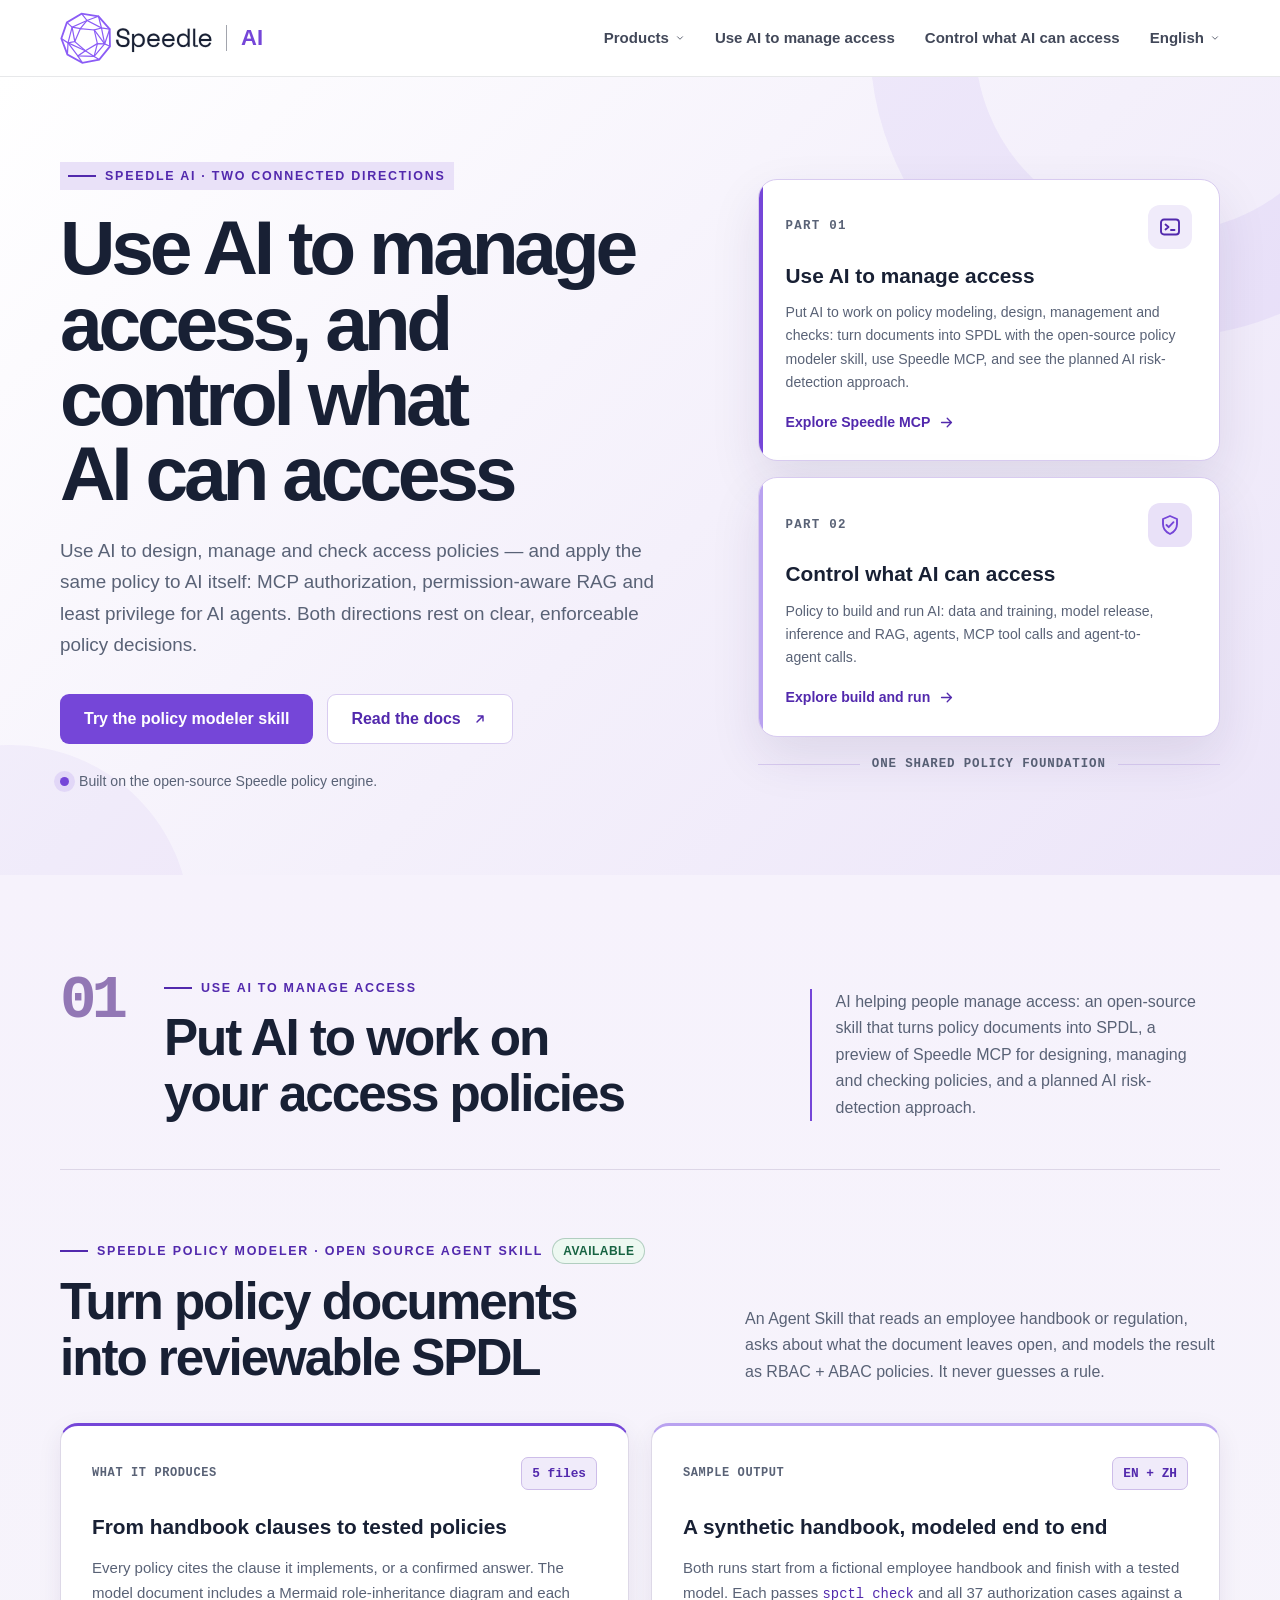
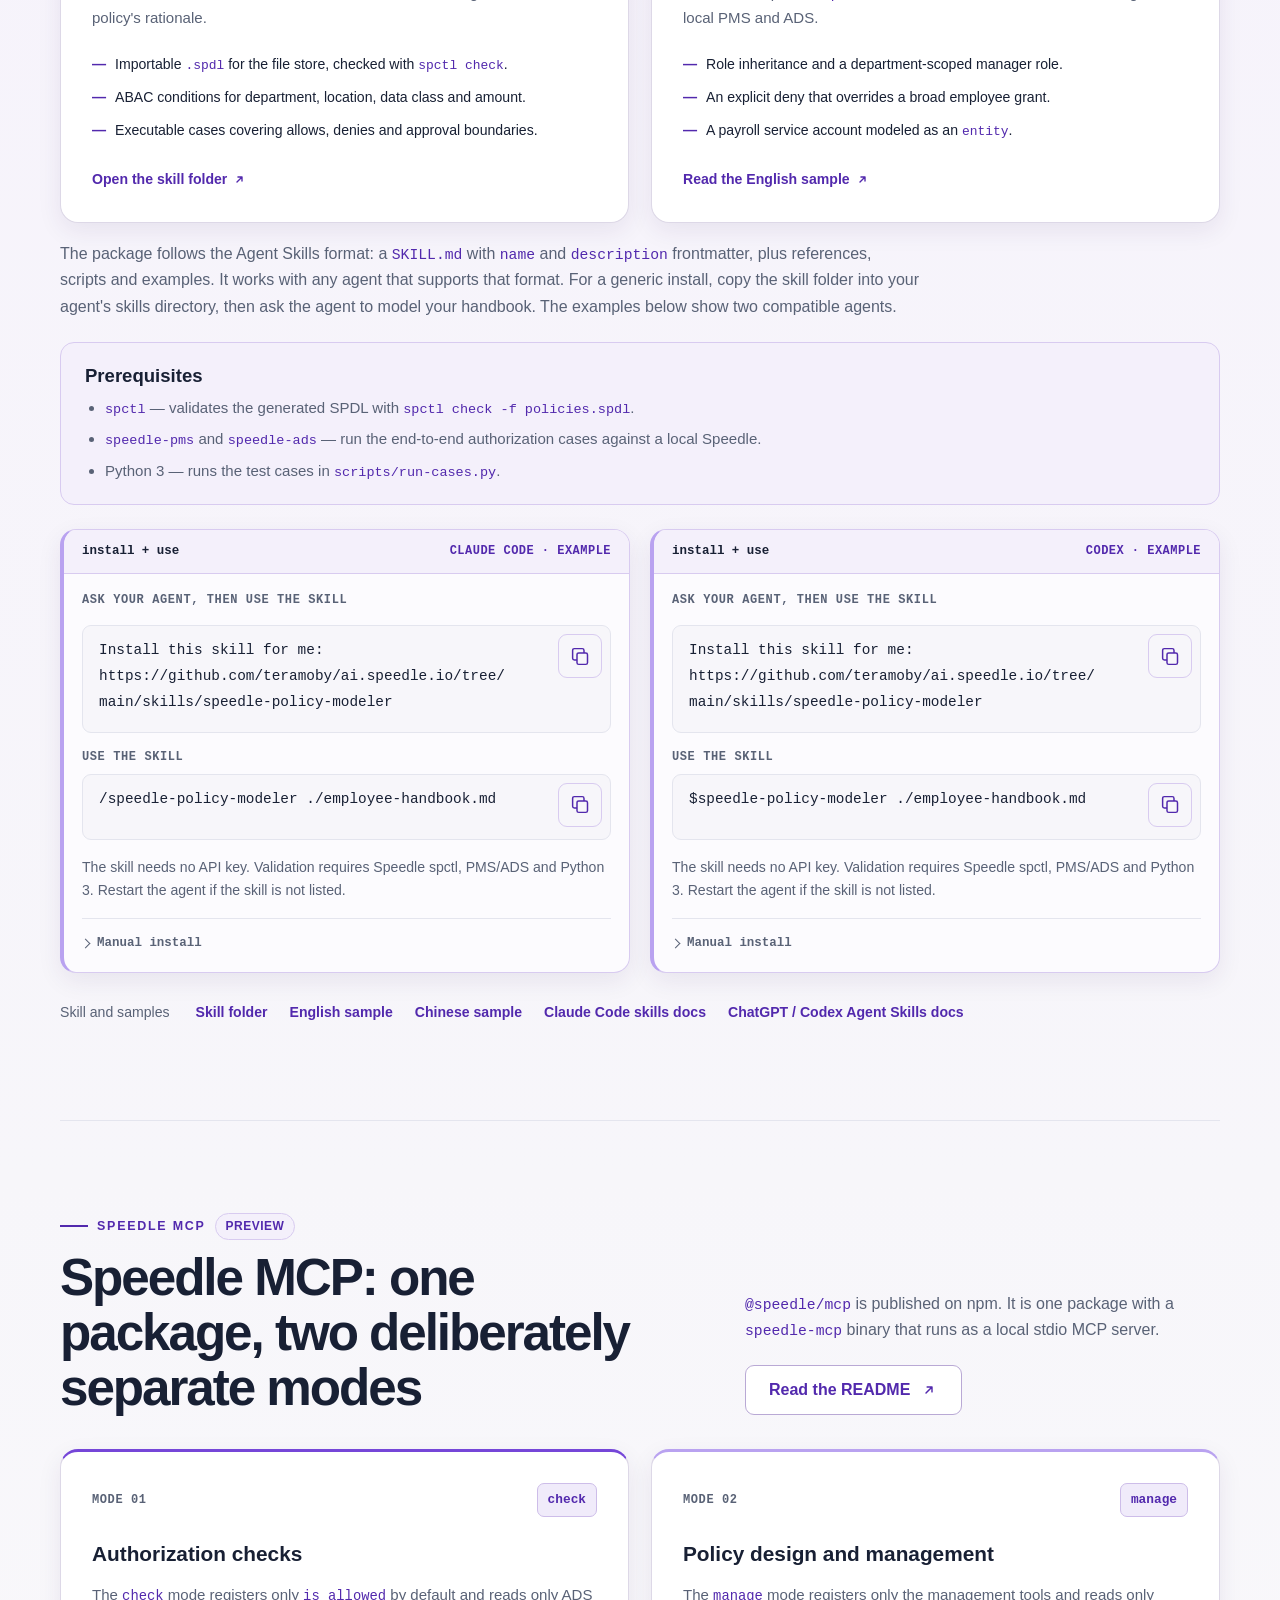
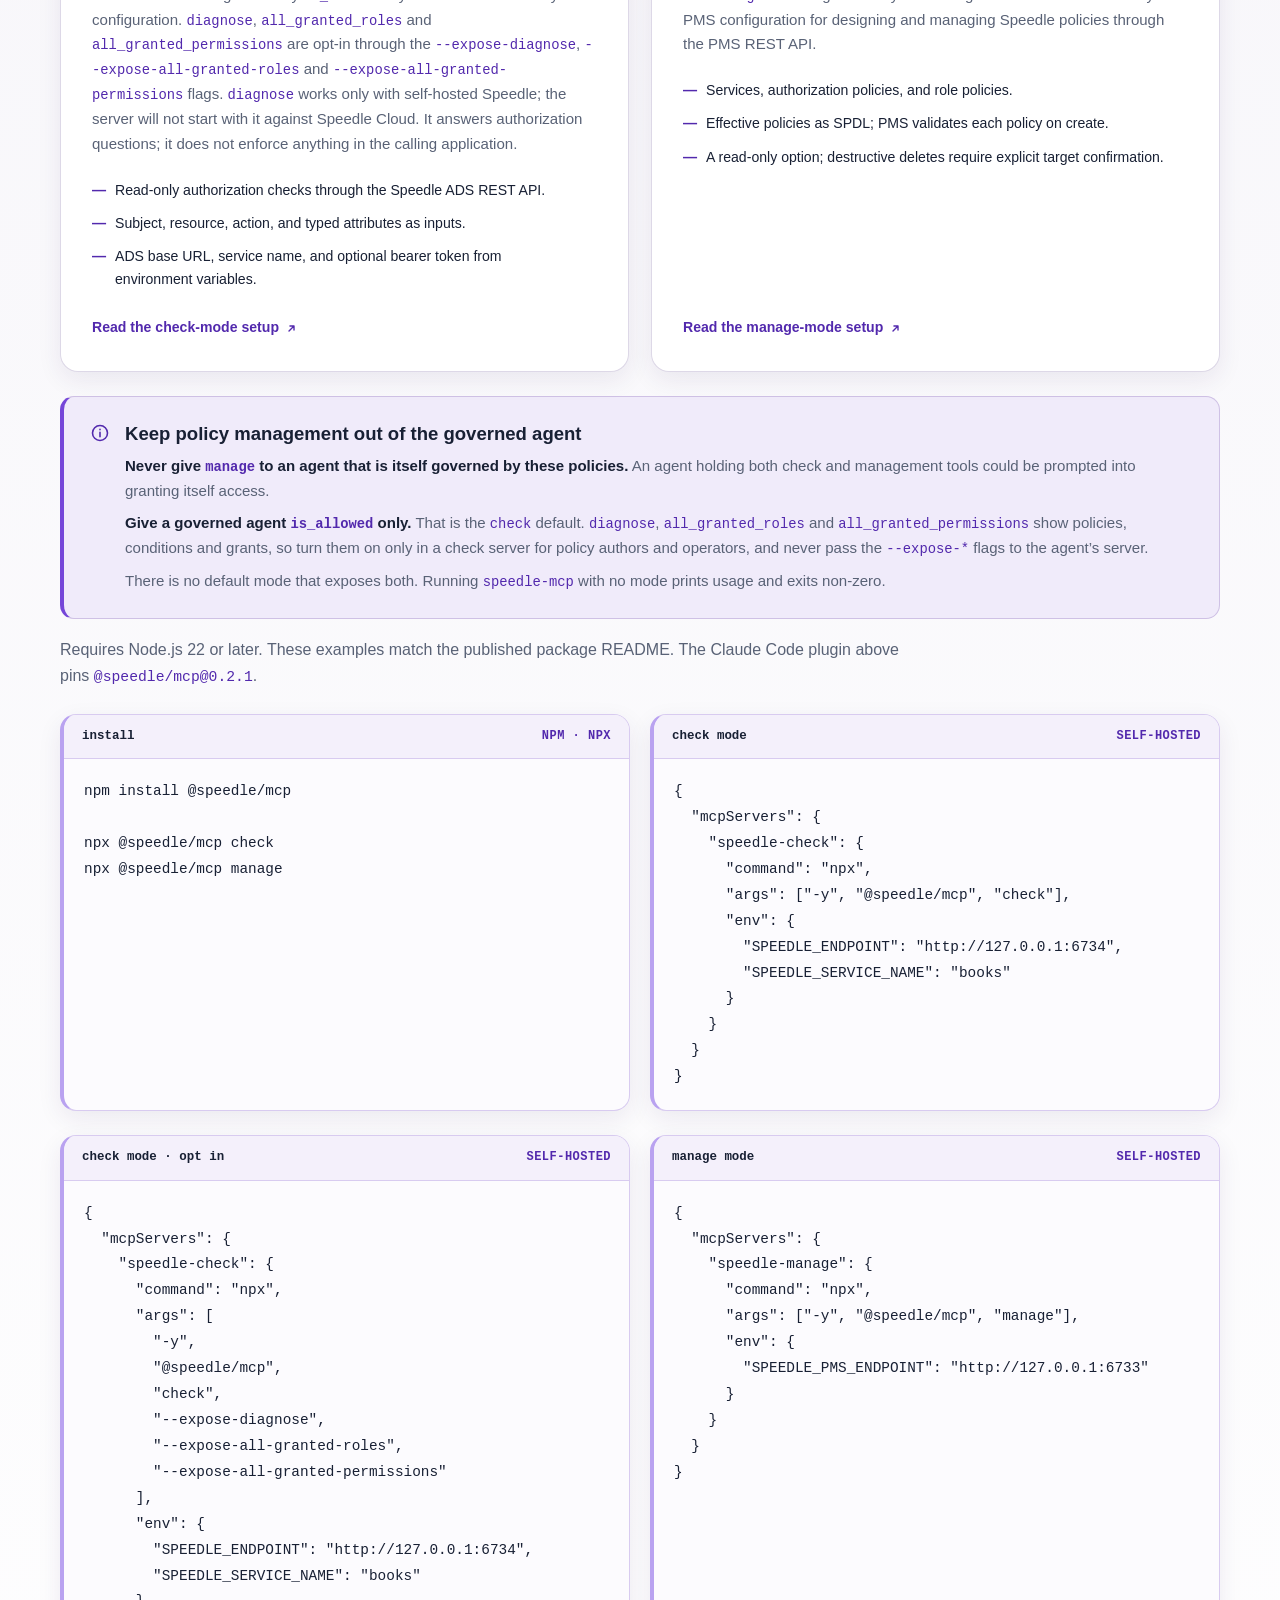
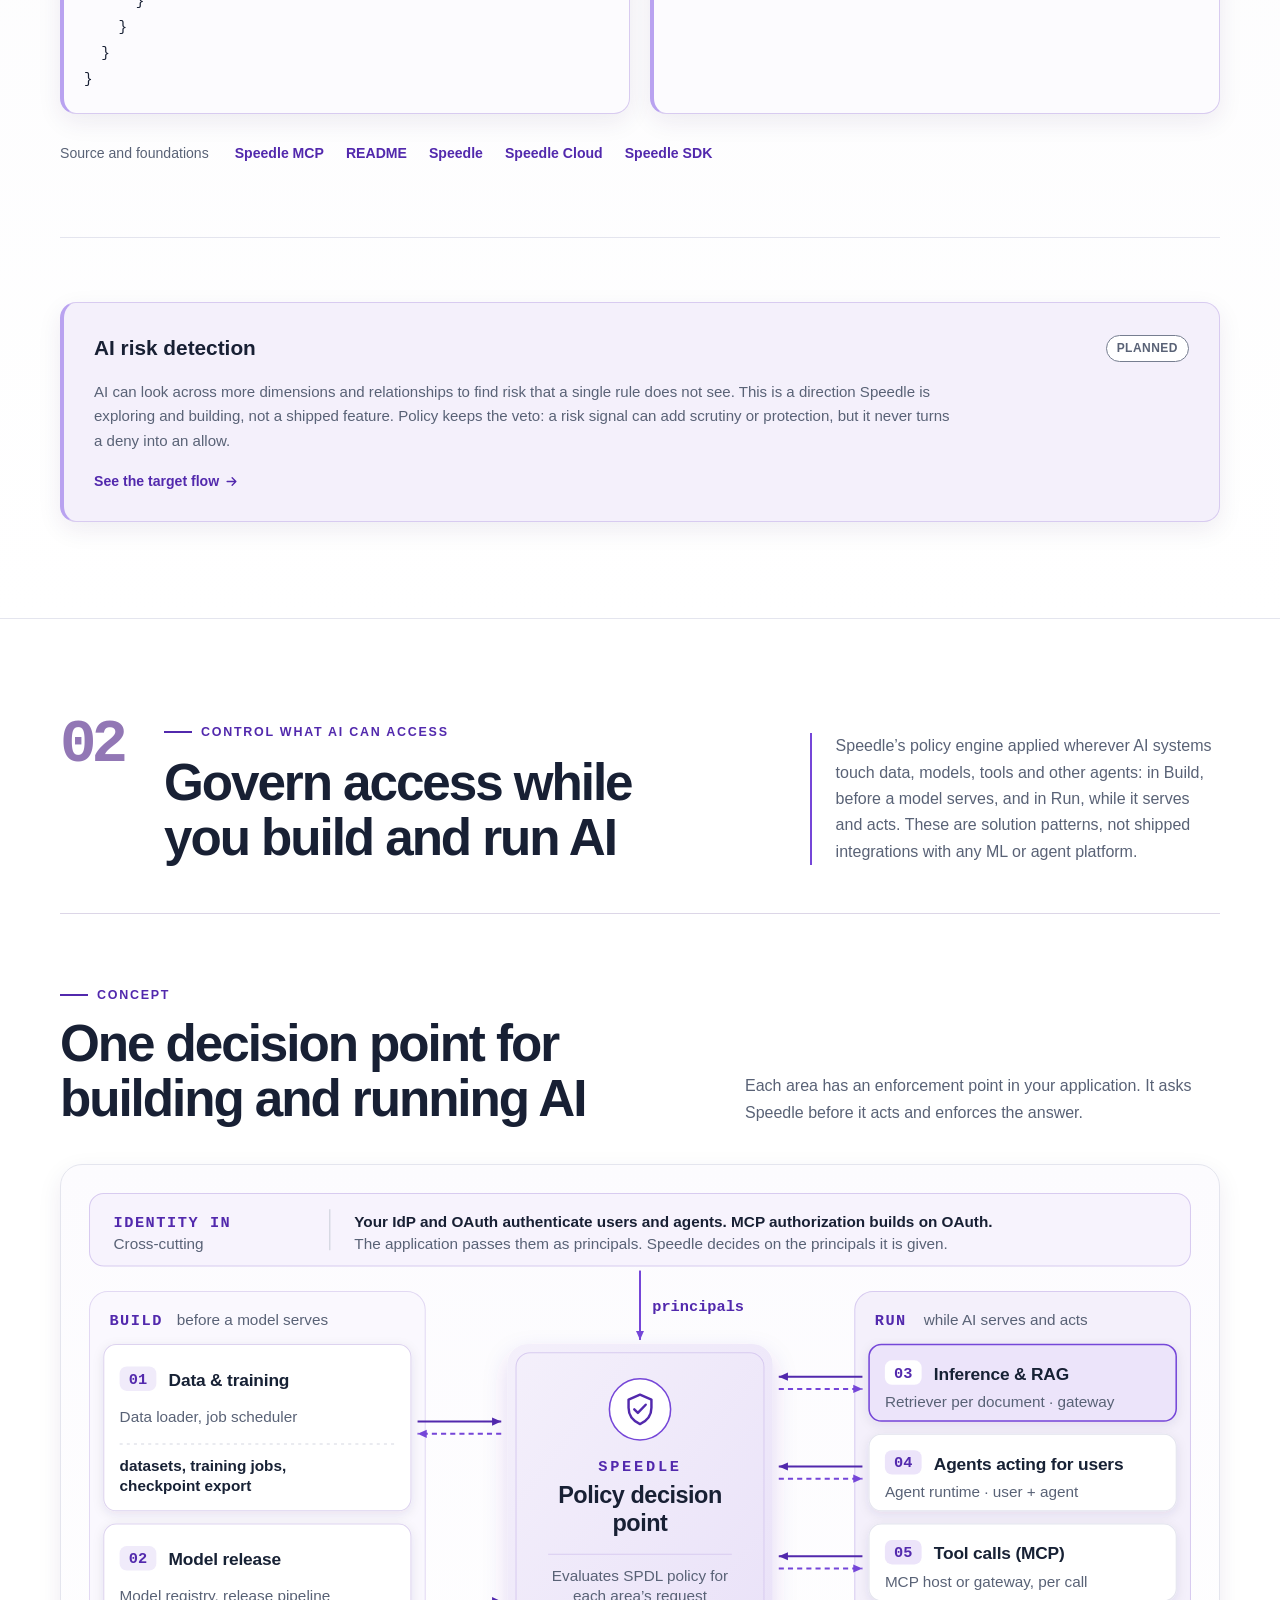
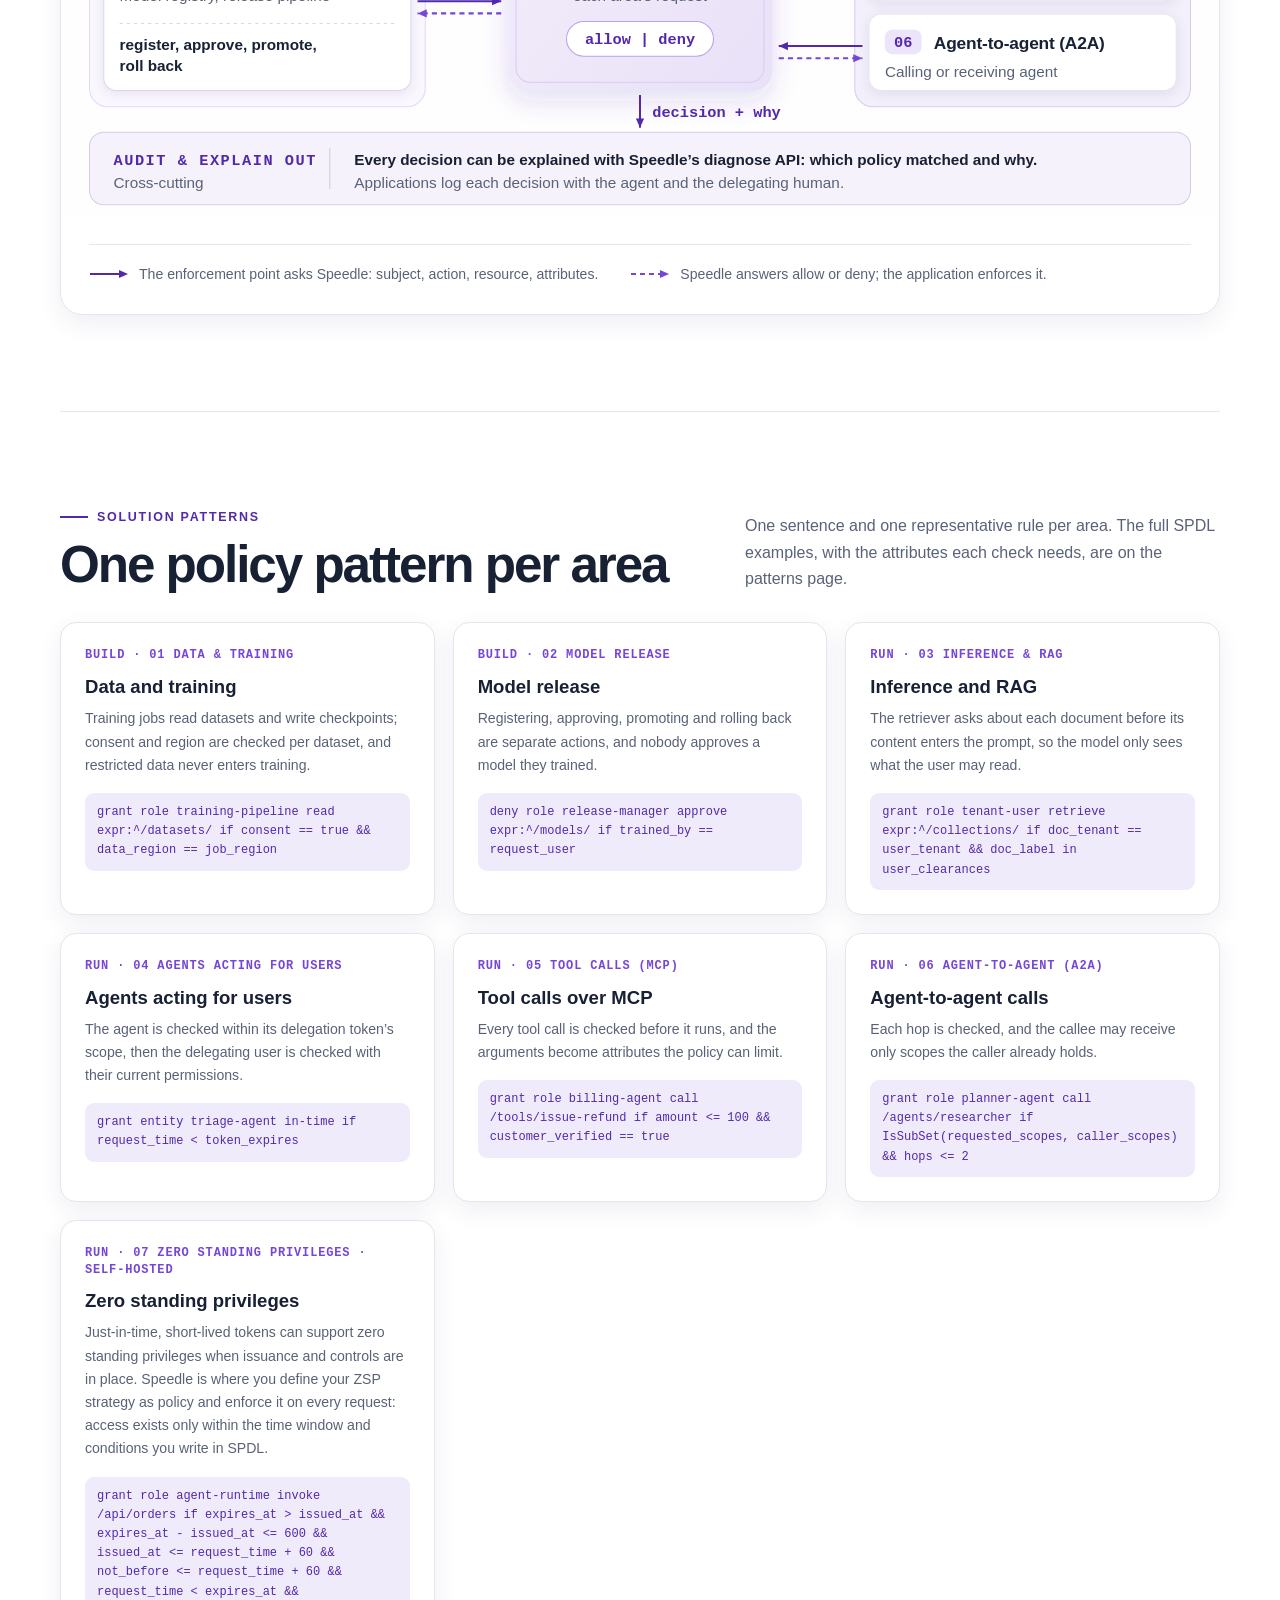
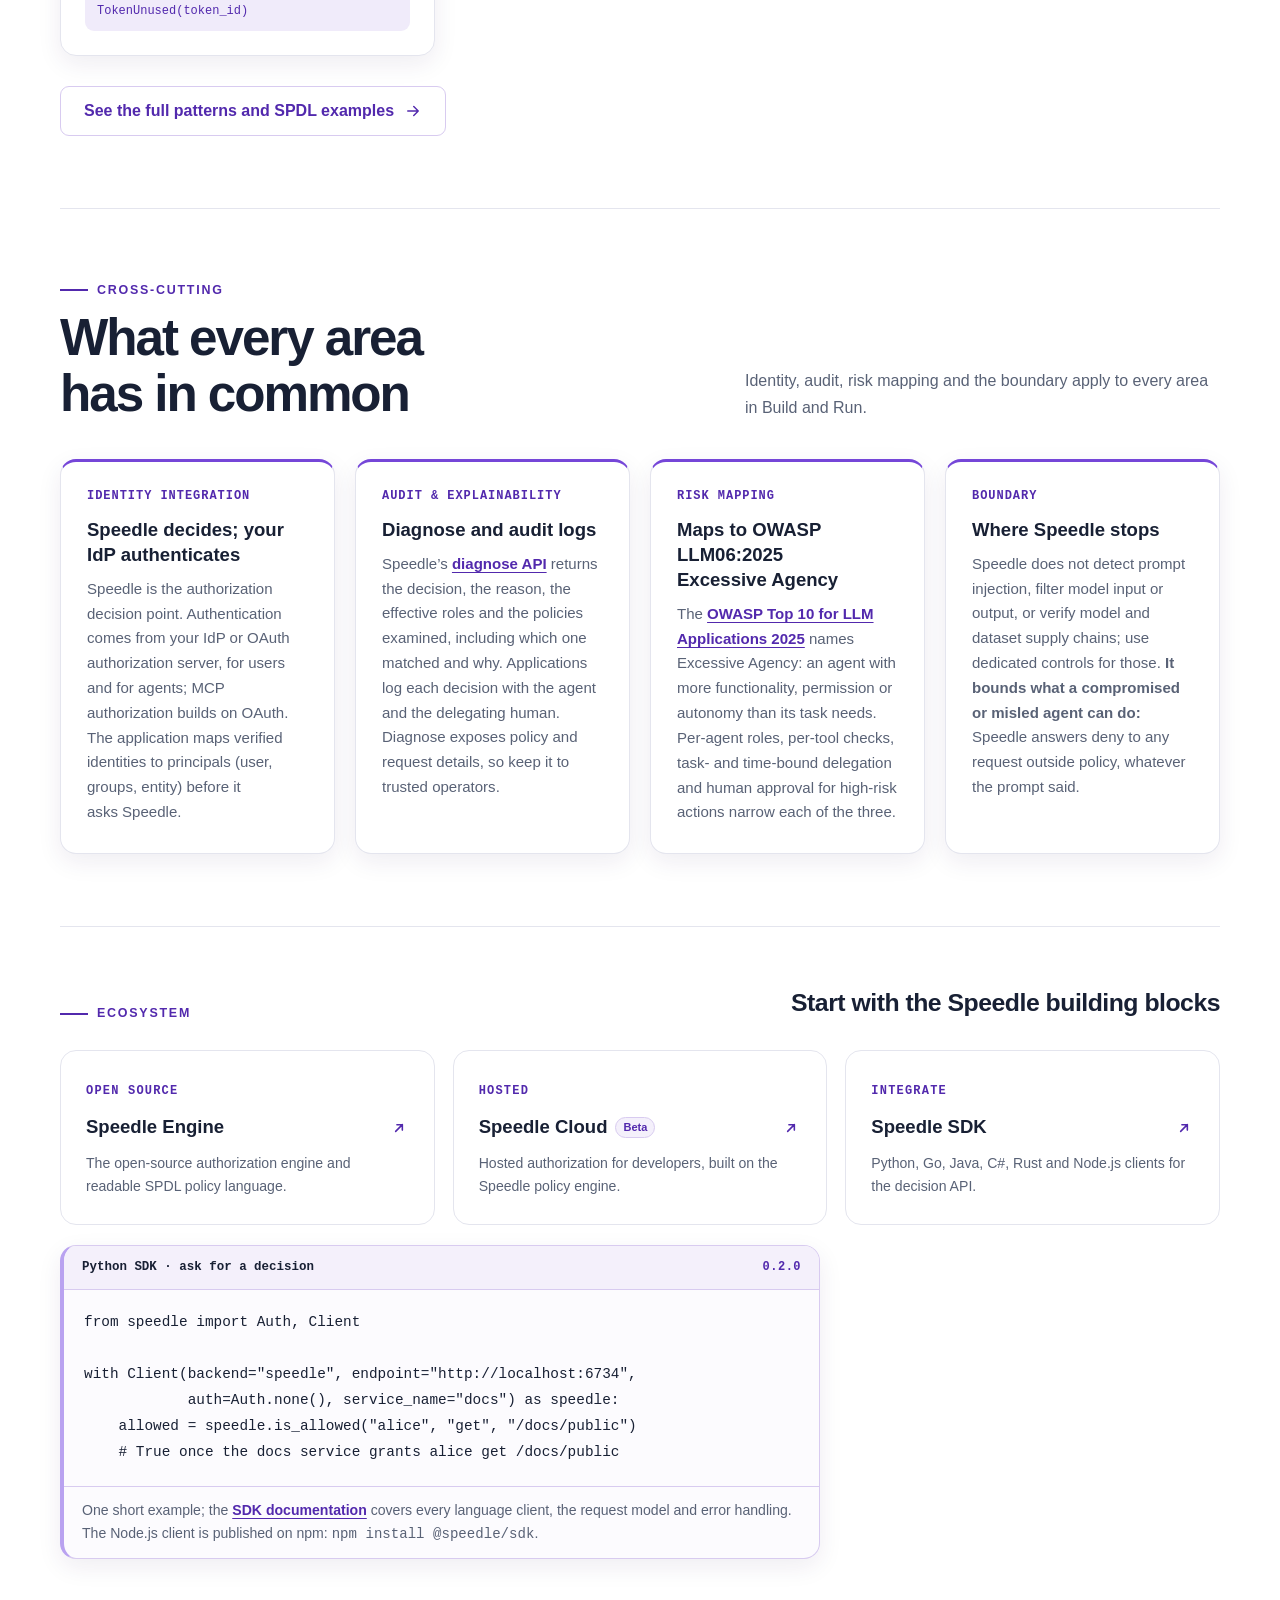
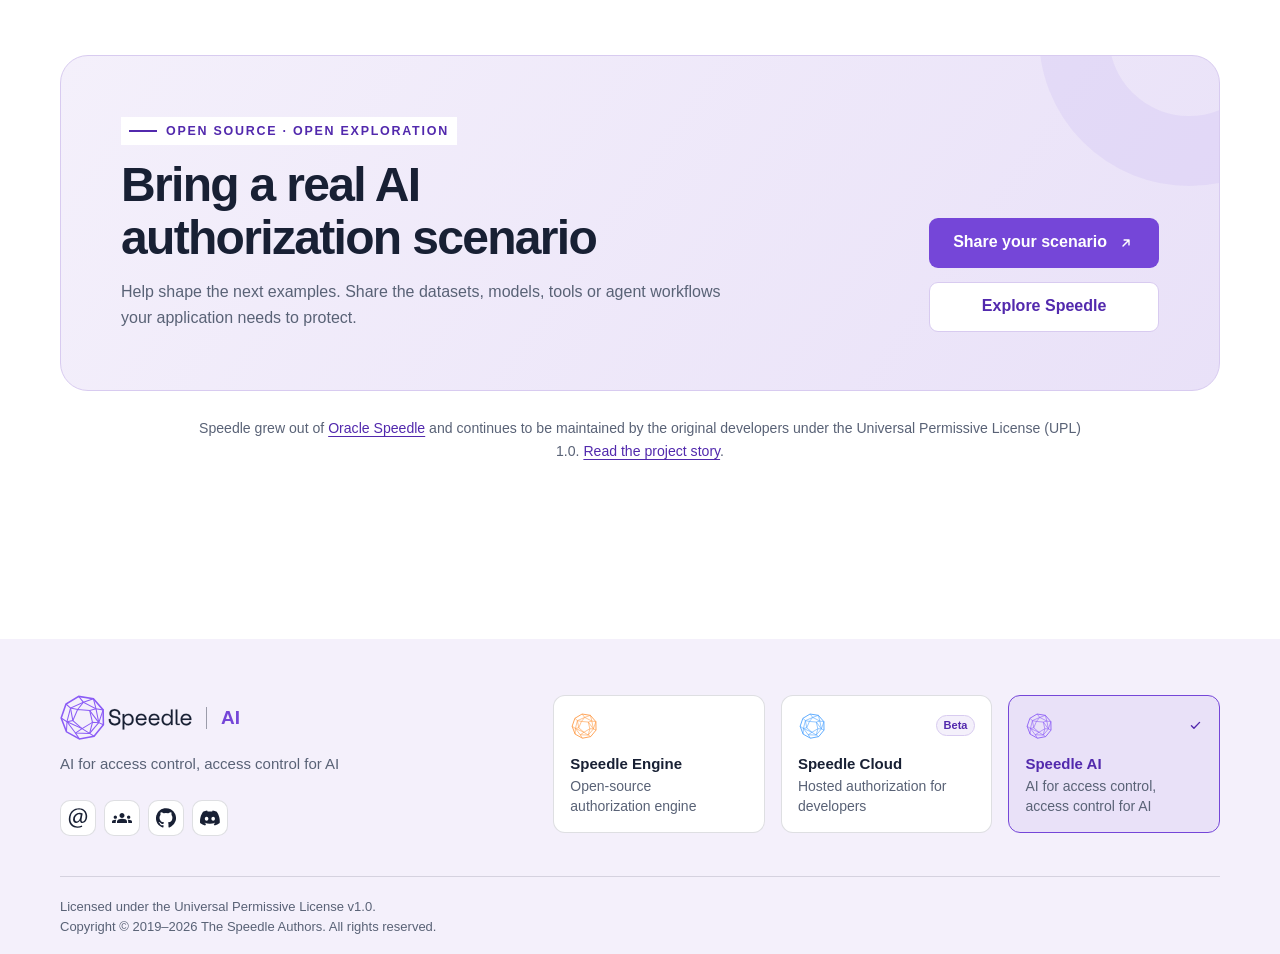
<file: index.html>
<!doctype html>
<html lang="en">
<head>
  <meta charset="utf-8">
  <meta name="viewport" content="width=device-width, initial-scale=1">
  <meta name="theme-color" content="#ffffff">
  <meta name="color-scheme" content="light">
  <title>Speedle AI — AI for access control, access control for AI</title>
  <meta name="description" content="Speedle AI: AI agent authorization and access control — MCP authorization, permission-aware RAG, A2A calls, zero standing privileges and least privilege.">
  <meta name="robots" content="index, follow, max-image-preview:large">
  <link rel="canonical" href="https://ai.speedle.io/">
  <link rel="alternate" hreflang="en" href="https://ai.speedle.io/">
  <link rel="alternate" hreflang="zh-CN" href="https://ai.speedle.io/zh/">
  <link rel="alternate" hreflang="x-default" href="https://ai.speedle.io/">
  <meta property="og:type" content="website">
  <meta property="og:locale" content="en_US">
  <meta property="og:site_name" content="Speedle AI">
  <meta property="og:title" content="Speedle AI — AI for access control, access control for AI">
  <meta property="og:description" content="Policy-based access control for AI agents: MCP authorization, permission-aware RAG, A2A calls, zero standing privileges (ZSP) and least privilege on the open-source Speedle engine.">
  <meta property="og:url" content="https://ai.speedle.io/">
  <meta property="og:image" content="https://ai.speedle.io/assets/og-image.png">
  <meta property="og:image:type" content="image/png">
  <meta property="og:image:width" content="1200">
  <meta property="og:image:height" content="630">
  <meta property="og:image:alt" content="Speedle AI: AI agent authorization and access control, with the Speedle sphere mark">
  <meta name="twitter:card" content="summary_large_image">
  <meta name="twitter:title" content="Speedle AI — AI for access control, access control for AI">
  <meta name="twitter:description" content="Policy-based access control for AI agents: MCP authorization, permission-aware RAG, A2A calls, zero standing privileges (ZSP) and least privilege on the open-source Speedle engine.">
  <meta name="twitter:image" content="https://ai.speedle.io/assets/og-image.png">
  <meta name="twitter:image:alt" content="Speedle AI: AI agent authorization and access control, with the Speedle sphere mark">
  <link rel="icon" href="/favicon.svg" type="image/svg+xml">
  <link rel="icon" href="/favicon.ico" sizes="any">
  <link rel="apple-touch-icon" href="/apple-touch-icon.png">
  <link rel="stylesheet" href="/styles.css">
  <script src="/app.js" defer></script>
  <script type="application/ld+json">
  {
    "@context": "https://schema.org",
    "@type": "Organization",
    "@id": "https://engine.speedle.io/#organization",
    "name": "Speedle",
    "url": "https://engine.speedle.io/",
    "logo": "https://ai.speedle.io/apple-touch-icon.png",
    "sameAs": [
      "https://github.com/teramoby/speedle-plus",
      "https://engine.speedle.io/",
      "https://cloud.speedle.io/",
      "https://ai.speedle.io/"
    ]
  }
  </script>
  <script type="application/ld+json">
  {
    "@context": "https://schema.org",
    "@type": "WebSite",
    "@id": "https://ai.speedle.io/#website",
    "url": "https://ai.speedle.io/",
    "name": "Speedle AI",
    "inLanguage": "en",
    "publisher": {
      "@id": "https://engine.speedle.io/#organization"
    }
  }
  </script>
  <script type="application/ld+json">
  {
    "@context": "https://schema.org",
    "@type": "SoftwareApplication",
    "@id": "https://ai.speedle.io/#software",
    "name": "Speedle AI",
    "url": "https://ai.speedle.io/",
    "description": "Speedle AI applies the open-source Speedle policy engine to AI access management: authorization for AI agents, MCP authorization, permission-aware RAG, zero standing privileges (ZSP) and agent-to-agent (A2A) calls.",
    "applicationCategory": "SecurityApplication",
    "isAccessibleForFree": true,
    "license": "https://opensource.org/license/upl",
    "codeRepository": "https://github.com/teramoby/speedle-plus",
    "publisher": {
      "@id": "https://engine.speedle.io/#organization"
    }
  }
  </script>
</head>
<body>
  <svg class="sprite" aria-hidden="true" focusable="false">
    <symbol id="i-arrow" viewBox="0 0 24 24"><path d="M5 12h14M13 6l6 6-6 6"/></symbol>
    <symbol id="i-external" viewBox="0 0 24 24"><path d="M8 16 16 8M9.5 8H16v6.5"/></symbol>
    <symbol id="i-terminal" viewBox="0 0 24 24"><rect x="3" y="4.5" width="18" height="15" rx="3"/><path d="m7.5 9.5 3 2.5-3 2.5M13 15h3.5"/></symbol>
    <symbol id="i-info" viewBox="0 0 24 24"><circle cx="12" cy="12" r="9"/><path d="M12 11v5.5M12 7.5v.5"/></symbol>
    <symbol id="i-check" viewBox="0 0 24 24"><path d="m5.5 12.5 4 4 9-9.5"/></symbol>
    <symbol id="i-cross" viewBox="0 0 24 24"><path d="m7 7 10 10M17 7 7 17"/></symbol>
    <symbol id="i-shield" viewBox="0 0 24 24"><path d="m12 3 7 3v5c0 4.6-2.8 8.1-7 10-4.2-1.9-7-5.4-7-10V6l7-3Z"/><path d="m8.5 12 2.2 2.2 4.8-5"/></symbol>
    <symbol id="i-signals" viewBox="0 0 24 24"><circle cx="12" cy="12" r="2.5"/><circle cx="5" cy="5" r="1.7"/><circle cx="19" cy="5" r="1.7"/><circle cx="5" cy="19" r="1.7"/><circle cx="19" cy="19" r="1.7"/><path d="m6.3 6.3 3.9 3.9m3.6 0 3.9-3.9m-11.4 11.4 3.9-3.9m3.6 0 3.9 3.9"/></symbol>
    <symbol id="i-speedle-sphere" viewBox="22 22 114 114"><g fill="none" stroke="currentColor" stroke-linejoin="miter" stroke-miterlimit="3" stroke-linecap="butt"><polygon stroke-width="3.6" points="41.83 47.82 30.67 80.15 42.9 112.09 72.8 128.69 106.38 122.19 127.93 95.63 127.36 61.43 104.94 35.6 71.16 30.23"/><g stroke-width="2.4"><polygon points="81.97 43.92 52.19 57.23 44.03 88.8 63.62 114.87 96.22 115.81 117.28 90.9 110.94 58.91"/><polygon points="68.57 60.42 57.6 86.19 78.73 104.59 102.75 90.18 96.47 62.88"/><path d="M41.83 47.82L52.19 57.23 68.57 60.42 81.97 43.92 71.16 30.23 M30.67 80.15L44.03 88.8 42.9 112.09 M52.19 57.23L57.6 86.19 44.03 88.8 78.73 104.59 63.62 114.87 72.8 128.69 M78.73 104.59L96.22 115.81 106.38 122.19 M96.22 115.81L102.75 90.18 117.28 90.9 127.93 95.63 M117.28 90.9L127.36 61.43 110.94 58.91 104.94 35.6 81.97 43.92 M110.94 58.91L96.47 62.88 117.28 90.9"/></g></g></symbol>
  </svg>

  <a class="skip-link" href="#main">Skip to content</a>

  <header class="site-header">
    <div class="wrap nav">
      <a class="brand" href="/" aria-label="Speedle AI home">
        <img src="/assets/speedle-mark-ai.svg" width="152" height="52" alt="Speedle">
        <span class="brand-divider" aria-hidden="true"></span>
        <span class="brand-product">AI</span>
      </a>
      <button class="menu" type="button" aria-expanded="false" aria-controls="site-nav" aria-label="Open navigation">☰</button>
      <nav id="site-nav" class="nav-links" aria-label="Main navigation">
        <div class="products">
          <button class="products-toggle" type="button" aria-haspopup="true" aria-expanded="false" aria-controls="products-menu">Products<svg class="products-chevron" viewBox="0 0 24 24" aria-hidden="true"><path d="m6 9 6 6 6-6"/></svg></button>
          <div class="products-panel" id="products-menu" role="menu" aria-label="Speedle products">
            <span class="products-heading" aria-hidden="true">Products</span>
            <a class="product-row" href="https://engine.speedle.io/" role="menuitem">
              <svg class="product-sphere product-engine" aria-hidden="true"><use href="#i-speedle-sphere"/></svg>
              <span class="product-copy"><span class="product-name">Speedle Engine</span><span class="product-description">Open-source authorization engine</span></span>
            </a>
            <a class="product-row" href="https://cloud.speedle.io/" role="menuitem">
              <svg class="product-sphere product-cloud" aria-hidden="true"><use href="#i-speedle-sphere"/></svg>
              <span class="product-copy"><span class="product-name">Speedle Cloud<span class="coming-soon">Beta</span></span><span class="product-description">Hosted authorization for developers</span></span>
            </a>
            <a class="product-row" href="https://ai.speedle.io/" role="menuitem" aria-current="page">
              <svg class="product-sphere product-ai" aria-hidden="true"><use href="#i-speedle-sphere"/></svg>
              <span class="product-copy"><span class="product-name">Speedle AI</span><span class="product-description">AI for access control, access control for AI</span></span>
              <svg class="product-check icon icon-sm" aria-hidden="true"><use href="#i-check"/></svg>
            </a>
          </div>
        </div>
        <a href="#ai-for-access">Use AI to manage access</a>
        <a href="#access-for-ai">Control what AI can access</a>
        <div class="languages">
          <button class="languages-button" type="button" aria-haspopup="true" aria-expanded="false" aria-controls="languages-panel">English<svg class="languages-chevron" viewBox="0 0 24 24" aria-hidden="true"><path d="m6 9 6 6 6-6"/></svg></button>
          <span class="languages-heading" aria-hidden="true">Languages</span>
          <div class="languages-panel" id="languages-panel" role="group" aria-label="Languages">
            <a class="language-row" href="/" lang="en" hreflang="en" aria-current="page">English</a>
            <a class="language-row" href="/ja/" lang="ja" hreflang="ja">日本語</a>
            <a class="language-row" href="/ko/" lang="ko" hreflang="ko">한국어</a>
            <a class="language-row" href="/es/" lang="es" hreflang="es">Español</a>
            <a class="language-row" href="/zh/" lang="zh-CN" hreflang="zh-CN">中文</a>
          </div>
        </div>
      </nav>
    </div>
  </header>

  <main id="main">
    <section id="top" class="hero" aria-labelledby="hero-title">
      <div class="wrap hero-grid">
        <div class="hero-copy">
          <p class="eyebrow">Speedle AI · Two connected directions</p>
          <h1 id="hero-title">Use AI to manage access, and control what AI can access</h1>
          <p class="hero-lead">Use AI to design, manage and check access policies — and apply the same policy to AI itself: MCP authorization, permission-aware RAG and least privilege for AI agents. Both directions rest on clear, enforceable policy decisions.</p>
          <div class="actions"><a class="button button-primary" href="#policy-modeler">Try the policy modeler skill</a><a class="button button-secondary" href="https://engine.speedle.io/docs/">Read the docs<svg class="icon" aria-hidden="true"><use href="#i-external"/></svg></a></div>
          <p class="hero-note"><span aria-hidden="true"></span>Built on the open-source Speedle policy engine.</p>
        </div>
        <div class="hero-paths" aria-label="Explore the two parts of Speedle for AI">
          <a class="path-card" href="#ai-for-access">
            <div class="path-top"><span class="path-index">PART 01</span><span class="path-icon" aria-hidden="true"><svg class="icon"><use href="#i-terminal"/></svg></span></div>
            <h2>Use AI to manage access</h2>
            <p>Put AI to work on policy modeling, design, management and checks: turn documents into SPDL with the open-source policy modeler skill, use Speedle MCP, and see the planned AI risk-detection approach.</p>
            <span class="path-link">Explore Speedle MCP<svg class="icon" aria-hidden="true"><use href="#i-arrow"/></svg></span>
          </a>
          <a class="path-card" href="#access-for-ai">
            <div class="path-top"><span class="path-index">PART 02</span><span class="path-icon" aria-hidden="true"><svg class="icon"><use href="#i-shield"/></svg></span></div>
            <h2>Control what AI can access</h2>
            <p>Policy to build and run AI: data and training, model release, inference and RAG, agents, MCP tool calls and agent-to-agent calls.</p>
            <span class="path-link">Explore build and run<svg class="icon" aria-hidden="true"><use href="#i-arrow"/></svg></span>
          </a>
          <p class="hero-foundation"><span></span>One shared policy foundation<span></span></p>
        </div>
      </div>
    </section>

    <section id="ai-for-access" class="section part part-one" aria-labelledby="ai-for-access-title">
      <div class="wrap">
        <header class="part-header">
          <span class="part-number" aria-hidden="true">01</span>
          <div class="part-heading"><p class="eyebrow">Use AI to manage access</p><h2 id="ai-for-access-title">Put AI to work on your access policies</h2></div>
          <p class="part-summary">AI helping people manage access: an open-source skill that turns policy documents into SPDL, a preview of Speedle MCP for designing, managing and checking policies, and a planned AI risk-detection approach.</p>
        </header>

        <div id="policy-modeler" class="policy-modeler">
          <div class="section-head">
            <div><p class="eyebrow">Speedle policy modeler · Open source Agent Skill<span class="status-badge status-available">Available</span></p><h3 id="policy-modeler-title">Turn policy documents into reviewable SPDL</h3></div>
            <p>An Agent Skill that reads an employee handbook or regulation, asks about what the document leaves open, and models the result as RBAC + ABAC policies. It never guesses a rule.</p>
          </div>

          <div class="mode-grid">
            <article class="mode-card">
              <div class="mode-top"><span class="mode-label">What it produces</span><code>5 files</code></div>
              <h4>From handbook clauses to tested policies</h4>
              <p>Every policy cites the clause it implements, or a confirmed answer. The model document includes a Mermaid role-inheritance diagram and each policy's rationale.</p>
              <ul class="mode-list">
                <li><span>Importable <code>.spdl</code> for the file store, checked with <code>spctl check</code>.</span></li>
                <li><span>ABAC conditions for department, location, data class and amount.</span></li>
                <li><span>Executable cases covering allows, denies and approval boundaries.</span></li>
              </ul>
              <a class="mode-link" href="https://github.com/teramoby/ai.speedle.io/tree/main/skills/speedle-policy-modeler">Open the skill folder<svg class="icon icon-sm" aria-hidden="true"><use href="#i-external"/></svg></a>
            </article>
            <article class="mode-card">
              <div class="mode-top"><span class="mode-label">Sample output</span><code>EN + ZH</code></div>
              <h4>A synthetic handbook, modeled end to end</h4>
              <p>Both runs start from a fictional employee handbook and finish with a tested model. Each passes <code>spctl check</code> and all 37 authorization cases against a local PMS and ADS.</p>
              <ul class="mode-list">
                <li><span>Role inheritance and a department-scoped manager role.</span></li>
                <li><span>An explicit deny that overrides a broad employee grant.</span></li>
                <li><span>A payroll service account modeled as an <code>entity</code>.</span></li>
              </ul>
              <a class="mode-link" href="https://github.com/teramoby/ai.speedle.io/blob/main/skills/speedle-policy-modeler/examples/en/model.md">Read the English sample<svg class="icon icon-sm" aria-hidden="true"><use href="#i-external"/></svg></a>
            </article>
          </div>

          <p class="launch-note">The package follows the Agent Skills format: a <code>SKILL.md</code> with <code>name</code> and <code>description</code> frontmatter, plus references, scripts and examples. It works with any agent that supports that format. For a generic install, copy the skill folder into your agent's skills directory, then ask the agent to model your handbook. The examples below show two compatible agents.</p>

          <div class="prerequisites">
            <h4>Prerequisites</h4>
            <ul>
              <li><code>spctl</code> — validates the generated SPDL with <code>spctl check -f policies.spdl</code>.</li>
              <li><code>speedle-pms</code> and <code>speedle-ads</code> — run the end-to-end authorization cases against a local Speedle.</li>
              <li>Python 3 — runs the test cases in <code>scripts/run-cases.py</code>.</li>
            </ul>
          </div>

          <div class="config-grid">
            <figure class="config-card skill-install">
              <figcaption><span>install + use</span><span>Claude Code · example</span></figcaption>
              <div class="install-body">
                <p class="mode-label">Ask your agent, then use the skill</p>
                <div class="install-copy">
                  <button class="command-copy-button" type="button" aria-label="Copy" data-success="Copied!" data-failure="Copy failed; select and copy the prompt" hidden><svg class="copy-icon" viewBox="0 0 24 24" fill="none" stroke="currentColor" stroke-width="1.7" aria-hidden="true"><rect x="8" y="8" width="12" height="13" rx="2"/><path d="M16 8V5a2 2 0 0 0-2-2H5a2 2 0 0 0-2 2v9a2 2 0 0 0 2 2h3"/></svg><svg class="copied-icon" viewBox="0 0 24 24" fill="none" stroke="currentColor" stroke-width="2" aria-hidden="true"><path d="m5 12 4 4 10-10"/></svg><span class="copy-tooltip" aria-hidden="true">Copy</span></button>
                  <pre class="install-prompt" tabindex="0"><code>Install this skill for me:
<span class="install-url"><span>https:/</span><wbr><span>/</span><wbr><span>github.com/</span><wbr><span>teramoby/</span><wbr><span>ai.speedle.io/</span><wbr><span>tree/</span><wbr><span>main/</span><wbr><span>skills/</span><wbr><span>speedle-policy-modeler</span></span></code></pre>
                  <span class="command-copy-status" role="status" aria-live="polite"></span>
                </div>
                <div class="install-usage">
                  <p class="mode-label">Use the skill</p>
                  <div class="install-copy">
                    <button class="command-copy-button" type="button" aria-label="Copy" data-success="Copied!" data-failure="Copy failed; select and copy the commands" hidden><svg class="copy-icon" viewBox="0 0 24 24" fill="none" stroke="currentColor" stroke-width="1.7" aria-hidden="true"><rect x="8" y="8" width="12" height="13" rx="2"/><path d="M16 8V5a2 2 0 0 0-2-2H5a2 2 0 0 0-2 2v9a2 2 0 0 0 2 2h3"/></svg><svg class="copied-icon" viewBox="0 0 24 24" fill="none" stroke="currentColor" stroke-width="2" aria-hidden="true"><path d="m5 12 4 4 10-10"/></svg><span class="copy-tooltip" aria-hidden="true">Copy</span></button>
                    <pre tabindex="0"><code>/speedle-policy-modeler ./employee-handbook.md</code></pre>
                    <span class="command-copy-status" role="status" aria-live="polite"></span>
                  </div>
                </div>
                <p class="install-note">The skill needs no API key. Validation requires Speedle spctl, PMS/ADS and Python 3. Restart the agent if the skill is not listed.</p>
                <details class="manual-install">
                  <summary>Manual install</summary>
                  <div class="install-copy">
                    <button class="command-copy-button" type="button" aria-label="Copy" data-success="Copied!" data-failure="Copy failed; select and copy the commands" hidden><svg class="copy-icon" viewBox="0 0 24 24" fill="none" stroke="currentColor" stroke-width="1.7" aria-hidden="true"><rect x="8" y="8" width="12" height="13" rx="2"/><path d="M16 8V5a2 2 0 0 0-2-2H5a2 2 0 0 0-2 2v9a2 2 0 0 0 2 2h3"/></svg><svg class="copied-icon" viewBox="0 0 24 24" fill="none" stroke="currentColor" stroke-width="2" aria-hidden="true"><path d="m5 12 4 4 10-10"/></svg><span class="copy-tooltip" aria-hidden="true">Copy</span></button>
                    <pre tabindex="0" aria-label="Install and use the Speedle plugin with Claude Code"><code>claude plugin marketplace add teramoby/ai.speedle.io
claude plugin install speedle@speedle

# In Claude Code:
/plugin configure speedle@speedle
/speedle:speedle-policy-modeler ./employee-handbook.md</code></pre>
                    <span class="command-copy-status" role="status" aria-live="polite"></span>
                  </div>
                  <p class="install-note">The manual plugin also adds the check MCP server. Configure its ADS endpoint and service name; set a bearer token only if ADS requires one.</p>
                </details>
              </div>
            </figure>
            <figure class="config-card skill-install">
              <figcaption><span>install + use</span><span>Codex · example</span></figcaption>
              <div class="install-body">
                <p class="mode-label">Ask your agent, then use the skill</p>
                <div class="install-copy">
                  <button class="command-copy-button" type="button" aria-label="Copy" data-success="Copied!" data-failure="Copy failed; select and copy the prompt" hidden><svg class="copy-icon" viewBox="0 0 24 24" fill="none" stroke="currentColor" stroke-width="1.7" aria-hidden="true"><rect x="8" y="8" width="12" height="13" rx="2"/><path d="M16 8V5a2 2 0 0 0-2-2H5a2 2 0 0 0-2 2v9a2 2 0 0 0 2 2h3"/></svg><svg class="copied-icon" viewBox="0 0 24 24" fill="none" stroke="currentColor" stroke-width="2" aria-hidden="true"><path d="m5 12 4 4 10-10"/></svg><span class="copy-tooltip" aria-hidden="true">Copy</span></button>
                  <pre class="install-prompt" tabindex="0"><code>Install this skill for me:
<span class="install-url"><span>https:/</span><wbr><span>/</span><wbr><span>github.com/</span><wbr><span>teramoby/</span><wbr><span>ai.speedle.io/</span><wbr><span>tree/</span><wbr><span>main/</span><wbr><span>skills/</span><wbr><span>speedle-policy-modeler</span></span></code></pre>
                  <span class="command-copy-status" role="status" aria-live="polite"></span>
                </div>
                <div class="install-usage">
                  <p class="mode-label">Use the skill</p>
                  <div class="install-copy">
                    <button class="command-copy-button" type="button" aria-label="Copy" data-success="Copied!" data-failure="Copy failed; select and copy the commands" hidden><svg class="copy-icon" viewBox="0 0 24 24" fill="none" stroke="currentColor" stroke-width="1.7" aria-hidden="true"><rect x="8" y="8" width="12" height="13" rx="2"/><path d="M16 8V5a2 2 0 0 0-2-2H5a2 2 0 0 0-2 2v9a2 2 0 0 0 2 2h3"/></svg><svg class="copied-icon" viewBox="0 0 24 24" fill="none" stroke="currentColor" stroke-width="2" aria-hidden="true"><path d="m5 12 4 4 10-10"/></svg><span class="copy-tooltip" aria-hidden="true">Copy</span></button>
                    <pre tabindex="0"><code>$speedle-policy-modeler ./employee-handbook.md</code></pre>
                    <span class="command-copy-status" role="status" aria-live="polite"></span>
                  </div>
                </div>
                <p class="install-note">The skill needs no API key. Validation requires Speedle spctl, PMS/ADS and Python 3. Restart the agent if the skill is not listed.</p>
                <details class="manual-install">
                  <summary>Manual install</summary>
                  <div class="install-copy">
                    <button class="command-copy-button" type="button" aria-label="Copy" data-success="Copied!" data-failure="Copy failed; select and copy the commands" hidden><svg class="copy-icon" viewBox="0 0 24 24" fill="none" stroke="currentColor" stroke-width="1.7" aria-hidden="true"><rect x="8" y="8" width="12" height="13" rx="2"/><path d="M16 8V5a2 2 0 0 0-2-2H5a2 2 0 0 0-2 2v9a2 2 0 0 0 2 2h3"/></svg><svg class="copied-icon" viewBox="0 0 24 24" fill="none" stroke="currentColor" stroke-width="2" aria-hidden="true"><path d="m5 12 4 4 10-10"/></svg><span class="copy-tooltip" aria-hidden="true">Copy</span></button>
                    <pre tabindex="0" aria-label="Install and use the Speedle policy modeler skill with Codex"><code>git clone --depth 1 https://github.com/teramoby/ai.speedle.io.git
mkdir -p ~/.agents/skills
cp -R ai.speedle.io/skills/speedle-policy-modeler \
  ~/.agents/skills/

# In Codex CLI or the IDE extension:
$speedle-policy-modeler ./employee-handbook.md</code></pre>
                    <span class="command-copy-status" role="status" aria-live="polite"></span>
                  </div>
                </details>
              </div>
            </figure>
          </div>

          <div class="mcp-resources"><span>Skill and samples</span><a href="https://github.com/teramoby/ai.speedle.io/tree/main/skills/speedle-policy-modeler">Skill folder</a><a href="https://github.com/teramoby/ai.speedle.io/blob/main/skills/speedle-policy-modeler/examples/en/model.md">English sample</a><a href="https://github.com/teramoby/ai.speedle.io/blob/main/skills/speedle-policy-modeler/examples/zh/model.md">Chinese sample</a><a href="https://code.claude.com/docs/en/skills">Claude Code skills docs</a><a href="https://learn.chatgpt.com/docs/build-skills">ChatGPT / Codex Agent Skills docs</a></div>
        </div>

        <div id="mcp" class="subsection mcp">
          <div class="section-head mcp-intro">
            <div><p class="eyebrow">Speedle MCP<span class="status-badge status-preview">Preview</span></p><h3 id="mcp-title">Speedle MCP: one package, two deliberately separate modes</h3></div>
            <div class="mcp-lead">
              <p><code>@speedle/mcp</code> is published on npm. It is one package with a <code>speedle-mcp</code> binary that runs as a local stdio MCP server.</p>
              <a class="button button-outline" href="https://github.com/teramoby/speedle-mcp/blob/main/README.md">Read the README<svg class="icon" aria-hidden="true"><use href="#i-external"/></svg></a>
            </div>
          </div>

          <div class="mode-grid">
            <article class="mode-card">
              <div class="mode-top"><span class="mode-label">Mode 01</span><code>check</code></div>
              <h4>Authorization checks</h4>
              <p>The <code>check</code> mode registers only <code>is_allowed</code> by default and reads only ADS configuration. <code>diagnose</code>, <code>all_granted_roles</code> and <code>all_granted_permissions</code> are opt-in through the <code>--expose-diagnose</code>, <code>--expose-all-granted-roles</code> and <code>--expose-all-granted-permissions</code> flags. <code>diagnose</code> works only with self-hosted Speedle; the server will not start with it against Speedle Cloud. It answers authorization questions; it does not enforce anything in the calling application.</p>
              <ul class="mode-list">
                <li>Read-only authorization checks through the Speedle ADS REST API.</li>
                <li>Subject, resource, action, and typed attributes as inputs.</li>
                <li>ADS base URL, service name, and optional bearer token from environment variables.</li>
              </ul>
              <a class="mode-link" href="https://github.com/teramoby/speedle-mcp/blob/main/README.md#check-mode--self-hosted-speedle-loopback-or-internal-ads">Read the check-mode setup<svg class="icon icon-sm" aria-hidden="true"><use href="#i-external"/></svg></a>
            </article>
            <article class="mode-card">
              <div class="mode-top"><span class="mode-label">Mode 02</span><code>manage</code></div>
              <h4>Policy design and management</h4>
              <p>The <code>manage</code> mode registers only the management tools and reads only PMS configuration for designing and managing Speedle policies through the PMS REST API.</p>
              <ul class="mode-list">
                <li>Services, authorization policies, and role policies.</li>
                <li>Effective policies as SPDL; PMS validates each policy on create.</li>
                <li>A read-only option; destructive deletes require explicit target confirmation.</li>
              </ul>
              <a class="mode-link" href="https://github.com/teramoby/speedle-mcp/blob/main/README.md#manage-mode--self-hosted-speedle-policy-management-pms">Read the manage-mode setup<svg class="icon icon-sm" aria-hidden="true"><use href="#i-external"/></svg></a>
            </article>
          </div>

          <aside class="mcp-security" aria-labelledby="mcp-security-title">
            <svg class="icon" aria-hidden="true"><use href="#i-info"/></svg>
            <div><h4 id="mcp-security-title">Keep policy management out of the governed agent</h4><p><strong>Never give <code>manage</code> to an agent that is itself governed by these policies.</strong> An agent holding both check and management tools could be prompted into granting itself access.</p><p><strong>Give a governed agent <code>is_allowed</code> only.</strong> That is the <code>check</code> default. <code>diagnose</code>, <code>all_granted_roles</code> and <code>all_granted_permissions</code> show policies, conditions and grants, so turn them on only in a check server for policy authors and operators, and never pass the <code>--expose-*</code> flags to the agent’s server.</p><p>There is no default mode that exposes both. Running <code>speedle-mcp</code> with no mode prints usage and exits non-zero.</p></div>
          </aside>

          <p class="launch-note">Requires Node.js 22 or later. These examples match the published package README. The Claude Code plugin above pins <code>@speedle/mcp@0.2.1</code>.</p>

          <div class="config-grid">
            <figure class="config-card">
              <figcaption><span>install</span><span>npm · npx</span></figcaption>
              <pre tabindex="0" aria-label="Install @speedle/mcp or run the speedle-mcp binary"><code>npm install @speedle/mcp

npx @speedle/mcp check
npx @speedle/mcp manage</code></pre>
            </figure>
            <figure class="config-card">
              <figcaption><span>check mode</span><span>self-hosted</span></figcaption>
              <pre tabindex="0" aria-label="MCP client configuration for Speedle MCP check mode"><code>{
  "mcpServers": {
    "speedle-check": {
      "command": "npx",
      "args": ["-y", "@speedle/mcp", "check"],
      "env": {
        "SPEEDLE_ENDPOINT": "http://127.0.0.1:6734",
        "SPEEDLE_SERVICE_NAME": "books"
      }
    }
  }
}</code></pre>
            </figure>
          </div>

          <div class="config-grid">
            <figure class="config-card">
              <figcaption><span>check mode · opt in</span><span>self-hosted</span></figcaption>
              <pre tabindex="0" aria-label="MCP client configuration that opts in to extra check-mode tools"><code>{
  "mcpServers": {
    "speedle-check": {
      "command": "npx",
      "args": [
        "-y",
        "@speedle/mcp",
        "check",
        "--expose-diagnose",
        "--expose-all-granted-roles",
        "--expose-all-granted-permissions"
      ],
      "env": {
        "SPEEDLE_ENDPOINT": "http://127.0.0.1:6734",
        "SPEEDLE_SERVICE_NAME": "books"
      }
    }
  }
}</code></pre>
            </figure>
            <figure class="config-card">
              <figcaption><span>manage mode</span><span>self-hosted</span></figcaption>
              <pre tabindex="0" aria-label="MCP client configuration for Speedle MCP manage mode"><code>{
  "mcpServers": {
    "speedle-manage": {
      "command": "npx",
      "args": ["-y", "@speedle/mcp", "manage"],
      "env": {
        "SPEEDLE_PMS_ENDPOINT": "http://127.0.0.1:6733"
      }
    }
  }
}</code></pre>
            </figure>
          </div>

          <div class="mcp-resources"><span>Source and foundations</span><a href="https://github.com/teramoby/speedle-mcp">Speedle MCP</a><a href="https://github.com/teramoby/speedle-mcp/blob/main/README.md">README</a><a href="https://github.com/teramoby/speedle-plus">Speedle</a><a href="https://cloud.speedle.io/">Speedle Cloud</a><a href="https://github.com/teramoby/speedle-sdk">Speedle SDK</a></div>
        </div>

        <div id="risk-detection" class="risk-detection">
          <article class="risk-card" aria-labelledby="risk-title">
            <div class="risk-card-top"><h3 id="risk-title">AI risk detection</h3><span class="status-badge status-planned">Planned</span></div>
            <p>AI can look across more dimensions and relationships to find risk that a single rule does not see. This is a direction Speedle is exploring and building, not a shipped feature. Policy keeps the veto: a risk signal can add scrutiny or protection, but it never turns a deny into an allow.</p>
            <a class="mode-link" href="/patterns/#risk-detection">See the target flow<svg class="icon icon-sm" aria-hidden="true"><use href="#i-arrow"/></svg></a>
          </article>
        </div>
      </div>
    </section>

    <section id="access-for-ai" class="section part part-two" aria-labelledby="access-for-ai-title">
      <div class="wrap">
        <header class="part-header">
          <span class="part-number" aria-hidden="true">02</span>
          <div class="part-heading"><p class="eyebrow">Control what AI can access</p><h2 id="access-for-ai-title">Govern access while you build and run AI</h2></div>
          <p class="part-summary">Speedle’s policy engine applied wherever AI systems touch data, models, tools and other agents: in Build, before a model serves, and in Run, while it serves and acts. These are solution patterns, not shipped integrations with any ML or agent platform.</p>
        </header>

        <div id="lifecycle" class="concept">
          <div class="section-head">
            <div><p class="eyebrow">Concept</p><h3 id="concept-title">One decision point for building and running AI</h3></div>
            <p>Each area has an enforcement point in your application. It asks Speedle before it acts and enforces the answer.</p>
          </div>
          <figure class="concept-figure">
            <svg class="cd cd-wide" viewBox="0 0 1080 616" role="img" aria-labelledby="cdw-title cdw-desc">
              <title id="cdw-title">Concept: Speedle as the decision point for building and running AI</title>
              <desc id="cdw-desc">An identity band at the top: your IdP and OAuth authenticate users and agents, MCP authorization builds on OAuth, and the principals flow into Speedle. On the left, the Build lane has two areas: data and training, asked by the data loader and job scheduler; and model release, asked by the model registry and release pipeline. On the right, the Run lane has four areas: inference and RAG, asked by the retriever per document and the API gateway; agents acting for users, asked by the agent runtime about the agent’s token scope and then the delegating user; tool calls over MCP, asked by the MCP host or gateway; and agent-to-agent calls, asked by the calling or receiving agent. Every area's enforcement point sends a request to Speedle's policy decision point in the centre and receives allow or deny. From Speedle, decisions and their explanations flow into the audit and explain band at the bottom: the diagnose API shows which policy matched and why, and applications log each decision with the agent and the delegating human.</desc>
              <defs>
                <linearGradient id="cdw-pdp" x1="0" y1="0" x2="1" y2="1"><stop offset="0" stop-color="#f4f0fb"/><stop offset="1" stop-color="#e9e1f8"/></linearGradient>
                <filter id="cdw-lift" x="-8%" y="-8%" width="116%" height="130%"><feDropShadow dx="0" dy="3" stdDeviation="5" flood-color="#2e1c58" flood-opacity=".09"/></filter>
                <filter id="cdw-lift-strong" x="-15%" y="-10%" width="130%" height="125%"><feDropShadow dx="0" dy="10" stdDeviation="12" flood-color="#5229ad" flood-opacity=".14"/></filter>
                <marker id="cdw-ask" viewBox="0 0 10 10" refX="9" refY="5" markerUnits="userSpaceOnUse" markerWidth="10" markerHeight="10" orient="auto"><path d="M0 1 9 5 0 9z" fill="#5229ad"/></marker>
                <marker id="cdw-ans" viewBox="0 0 10 10" refX="9" refY="5" markerUnits="userSpaceOnUse" markerWidth="10" markerHeight="10" orient="auto"><path d="M0 1 9 5 0 9z" fill="#7546d8"/></marker>
              </defs>

              <g class="cd-band cd-band-id">
                <rect x="0.5" y="0.5" width="1079" height="71" rx="14"/>
                <text class="cd-label cd-teal" x="24" y="33">IDENTITY IN</text>
                <text class="cd-sub" x="24" y="55">Cross-cutting</text>
                <line class="cd-divider" x1="236" y1="16" x2="236" y2="56"/>
                <text class="cd-strong" x="260" y="33">Your IdP and OAuth authenticate users and agents. MCP authorization builds on OAuth.</text>
                <text class="cd-text" x="260" y="55">The application passes them as principals. Speedle decides on the principals it is given.</text>
              </g>
              <line class="cd-in" x1="540" y1="76" x2="540" y2="144" marker-end="url(#cdw-ans)"/>
              <text class="cd-mono" x="552" y="116">principals</text>

              <g class="cd-lane cd-lane-build">
                <rect x="0.5" y="96.5" width="329" height="407" rx="18"/>
                <text class="cd-label cd-purple" x="20" y="129">BUILD</text>
                <text class="cd-sub" x="86" y="129">before a model serves</text>
              </g>
              <g class="cd-lane cd-lane-run">
                <rect x="750.5" y="96.5" width="329" height="407" rx="18"/>
                <text class="cd-label cd-teal" x="770" y="129">RUN</text>
                <text class="cd-sub" x="818" y="129">while AI serves and acts</text>
              </g>

              <g class="cd-card cd-card-build" filter="url(#cdw-lift)">
                <rect x="14.5" y="148.5" width="301" height="163" rx="12"/>
                <rect class="cd-chip" x="30" y="170" width="36" height="24" rx="7"/>
                <text class="cd-num" x="48" y="187">01</text>
                <text class="cd-title" x="78" y="189">Data &amp; training</text>
                <text class="cd-text" x="30" y="224">Data loader, job scheduler</text>
                <line class="cd-rule" x1="30" y1="246" x2="300" y2="246"/>
                <text class="cd-res" x="30" y="272">datasets, training jobs,</text>
                <text class="cd-res" x="30" y="292">checkpoint export</text>
              </g>
              <g class="cd-card cd-card-build" filter="url(#cdw-lift)">
                <rect x="14.5" y="324.5" width="301" height="163" rx="12"/>
                <rect class="cd-chip" x="30" y="346" width="36" height="24" rx="7"/>
                <text class="cd-num" x="48" y="363">02</text>
                <text class="cd-title" x="78" y="365">Model release</text>
                <text class="cd-text" x="30" y="400">Model registry, release pipeline</text>
                <line class="cd-rule" x1="30" y1="422" x2="300" y2="422"/>
                <text class="cd-res" x="30" y="448">register, approve, promote,</text>
                <text class="cd-res" x="30" y="468">roll back</text>
              </g>

              <g class="cd-card cd-card-key" filter="url(#cdw-lift)">
                <rect x="764.5" y="148.5" width="301" height="75" rx="12"/>
                <rect class="cd-chip" x="780" y="164" width="36" height="24" rx="7"/>
                <text class="cd-num" x="798" y="181">03</text>
                <text class="cd-title" x="828" y="183">Inference &amp; RAG</text>
                <text class="cd-text" x="780" y="210">Retriever per document · gateway</text>
              </g>
              <g class="cd-card cd-card-run" filter="url(#cdw-lift)">
                <rect x="764.5" y="236.5" width="301" height="75" rx="12"/>
                <rect class="cd-chip" x="780" y="252" width="36" height="24" rx="7"/>
                <text class="cd-num" x="798" y="269">04</text>
                <text class="cd-title" x="828" y="271">Agents acting for users</text>
                <text class="cd-text" x="780" y="298">Agent runtime · user + agent</text>
              </g>
              <g class="cd-card cd-card-run" filter="url(#cdw-lift)">
                <rect x="764.5" y="324.5" width="301" height="75" rx="12"/>
                <rect class="cd-chip" x="780" y="340" width="36" height="24" rx="7"/>
                <text class="cd-num" x="798" y="357">05</text>
                <text class="cd-title" x="828" y="359">Tool calls (MCP)</text>
                <text class="cd-text" x="780" y="386">MCP host or gateway, per call</text>
              </g>
              <g class="cd-card cd-card-run" filter="url(#cdw-lift)">
                <rect x="764.5" y="412.5" width="301" height="75" rx="12"/>
                <rect class="cd-chip" x="780" y="428" width="36" height="24" rx="7"/>
                <text class="cd-num" x="798" y="445">06</text>
                <text class="cd-title" x="828" y="447">Agent-to-agent (A2A)</text>
                <text class="cd-text" x="780" y="474">Calling or receiving agent</text>
              </g>

              <g class="cd-arrows">
                <line class="cd-ask" x1="322" y1="224" x2="404" y2="224" marker-end="url(#cdw-ask)"/>
                <line class="cd-ans" x1="404" y1="236" x2="322" y2="236" marker-end="url(#cdw-ans)"/>
                <line class="cd-ask" x1="322" y1="400" x2="404" y2="400" marker-end="url(#cdw-ask)"/>
                <line class="cd-ans" x1="404" y1="412" x2="322" y2="412" marker-end="url(#cdw-ans)"/>
                <line class="cd-ask" x1="758" y1="180" x2="676" y2="180" marker-end="url(#cdw-ask)"/>
                <line class="cd-ans" x1="676" y1="192" x2="758" y2="192" marker-end="url(#cdw-ans)"/>
                <line class="cd-ask" x1="758" y1="268" x2="676" y2="268" marker-end="url(#cdw-ask)"/>
                <line class="cd-ans" x1="676" y1="280" x2="758" y2="280" marker-end="url(#cdw-ans)"/>
                <line class="cd-ask" x1="758" y1="356" x2="676" y2="356" marker-end="url(#cdw-ask)"/>
                <line class="cd-ans" x1="676" y1="368" x2="758" y2="368" marker-end="url(#cdw-ans)"/>
                <line class="cd-ask" x1="758" y1="444" x2="676" y2="444" marker-end="url(#cdw-ask)"/>
                <line class="cd-ans" x1="676" y1="456" x2="758" y2="456" marker-end="url(#cdw-ans)"/>
              </g>

              <g class="cd-pdp">
                <rect x="410" y="148" width="260" height="340" rx="20" fill="url(#cdw-pdp)" filter="url(#cdw-lift-strong)"/>
                <rect class="cd-pdp-ring" x="418.5" y="156.5" width="243" height="323" rx="14"/>
                <circle class="cd-pdp-badge" cx="540" cy="212" r="30"/>
                <path class="cd-pdp-icon" transform="translate(520.8 192.8) scale(1.6)" d="m12 3 7 3v5c0 4.6-2.8 8.1-7 10-4.2-1.9-7-5.4-7-10V6l7-3Z M8.5 12l2.2 2.2 4.8-5"/>
                <text class="cd-pdp-eyebrow" x="540" y="272">SPEEDLE</text>
                <text class="cd-pdp-title" x="540" y="304">Policy decision</text>
                <text class="cd-pdp-title" x="540" y="331">point</text>
                <line class="cd-pdp-rule" x1="450" y1="354" x2="630" y2="354"/>
                <text class="cd-pdp-text" x="540" y="380">Evaluates SPDL policy for</text>
                <text class="cd-pdp-text" x="540" y="400">each area’s request</text>
                <rect class="cd-pdp-chip" x="468" y="420" width="144" height="34" rx="17"/>
                <text class="cd-pdp-answer" x="540" y="442">allow | deny</text>
              </g>

              <line class="cd-out" x1="540" y1="492" x2="540" y2="524" marker-end="url(#cdw-ask)"/>
              <text class="cd-mono" x="552" y="514">decision + why</text>
              <g class="cd-band cd-band-audit">
                <rect x="0.5" y="528.5" width="1079" height="71" rx="14"/>
                <text class="cd-label cd-purple" x="24" y="561">AUDIT &amp; EXPLAIN OUT</text>
                <text class="cd-sub" x="24" y="583">Cross-cutting</text>
                <line class="cd-divider" x1="236" y1="544" x2="236" y2="584"/>
                <text class="cd-strong" x="260" y="561">Every decision can be explained with Speedle’s diagnose API: which policy matched and why.</text>
                <text class="cd-text" x="260" y="583">Applications log each decision with the agent and the delegating human.</text>
              </g>

            </svg>
            <svg class="cd cd-stack" viewBox="0 0 360 1220" role="img" aria-labelledby="cds-title cds-desc">
              <title id="cds-title">Concept: Speedle as the decision point for building and running AI</title>
              <desc id="cds-desc">Stacked from top to bottom. Identity in: your IdP and OAuth authenticate users and agents, MCP authorization builds on OAuth, and the application passes the principals to Speedle. Speedle's policy decision point evaluates SPDL policy and answers allow or deny. Every area's enforcement point asks it. Build lane: data and training, asked by the data loader and job scheduler; model release, asked by the model registry and release pipeline. Run lane: inference and RAG, asked by the retriever per document and the API gateway; agents acting for users, asked by the agent runtime about the agent’s token scope and then the delegating user; tool calls over MCP, asked by the MCP host or gateway per call; agent-to-agent calls, asked by the calling or receiving agent. Audit and explain out: the diagnose API shows which policy matched and why, and applications log each decision with the agent and the delegating human.</desc>
              <defs>
                <linearGradient id="cds-pdp" x1="0" y1="0" x2="1" y2="1"><stop offset="0" stop-color="#f4f0fb"/><stop offset="1" stop-color="#e9e1f8"/></linearGradient>
                <filter id="cds-lift" x="-8%" y="-10%" width="116%" height="140%"><feDropShadow dx="0" dy="3" stdDeviation="4" flood-color="#2e1c58" flood-opacity=".09"/></filter>
                <filter id="cds-lift-strong" x="-12%" y="-15%" width="124%" height="145%"><feDropShadow dx="0" dy="8" stdDeviation="10" flood-color="#5229ad" flood-opacity=".13"/></filter>
                <marker id="cds-ask" viewBox="0 0 10 10" refX="9" refY="5" markerUnits="userSpaceOnUse" markerWidth="10" markerHeight="10" orient="auto"><path d="M0 1 9 5 0 9z" fill="#5229ad"/></marker>
                <marker id="cds-ans" viewBox="0 0 10 10" refX="9" refY="5" markerUnits="userSpaceOnUse" markerWidth="10" markerHeight="10" orient="auto"><path d="M0 1 9 5 0 9z" fill="#7546d8"/></marker>
              </defs>

              <g class="cd-band cd-band-id">
                <rect x="0.5" y="0.5" width="359" height="163" rx="14"/>
                <text class="cd-label cd-teal" x="18" y="31">IDENTITY IN</text>
                <text class="cd-sub cd-end" x="342" y="31">Cross-cutting</text>
                <text class="cd-strong" x="18" y="59">Your IdP and OAuth authenticate</text>
                <text class="cd-strong" x="18" y="79">users and agents.</text>
                <text class="cd-text" x="18" y="105">MCP authorization builds on OAuth.</text>
                <text class="cd-text" x="18" y="125">Speedle decides on the principals</text>
                <text class="cd-text" x="18" y="145">it is given.</text>
              </g>
              <line class="cd-in" x1="164" y1="168" x2="164" y2="204" marker-end="url(#cds-ans)"/>
              <text class="cd-mono" x="176" y="192">principals</text>

              <g class="cd-pdp">
                <rect x="0" y="208" width="328" height="160" rx="18" fill="url(#cds-pdp)" filter="url(#cds-lift-strong)"/>
                <rect class="cd-pdp-ring" x="7.5" y="215.5" width="313" height="145" rx="12"/>
                <circle class="cd-pdp-badge" cx="52" cy="288" r="26"/>
                <path class="cd-pdp-icon" transform="translate(36.4 272.4) scale(1.3)" d="m12 3 7 3v5c0 4.6-2.8 8.1-7 10-4.2-1.9-7-5.4-7-10V6l7-3Z M8.5 12l2.2 2.2 4.8-5"/>
                <text class="cd-pdp-eyebrow cd-start" x="96" y="250">SPEEDLE</text>
                <text class="cd-pdp-title cd-pdp-title-sm cd-start" x="96" y="276">Policy decision point</text>
                <text class="cd-pdp-text cd-start" x="96" y="300">Evaluates SPDL policy</text>
                <rect class="cd-pdp-chip" x="96" y="316" width="128" height="32" rx="16"/>
                <text class="cd-pdp-answer" x="160" y="337">allow | deny</text>
              </g>

              <g class="cd-lane cd-lane-build">
                <rect x="0.5" y="392.5" width="327" height="217" rx="16"/>
                <text class="cd-label cd-purple" x="16" y="423">BUILD</text>
                <text class="cd-sub" x="80" y="423">before a model serves</text>
              </g>
              <g class="cd-lane cd-lane-run">
                <rect x="0.5" y="626.5" width="327" height="389" rx="16"/>
                <text class="cd-label cd-teal" x="16" y="657">RUN</text>
                <text class="cd-sub" x="62" y="657">while AI serves and acts</text>
              </g>

              <g class="cd-arrows">
                <line class="cd-ask" x1="346" y1="288" x2="332" y2="288" marker-end="url(#cds-ask)"/>
                <line class="cd-spine" x1="346" y1="288" x2="346" y2="966"/>
                <line class="cd-ask" x1="316" y1="474" x2="346" y2="474"/>
                <line class="cd-ask" x1="316" y1="560" x2="346" y2="560"/>
                <line class="cd-ask" x1="316" y1="708" x2="346" y2="708"/>
                <line class="cd-ask" x1="316" y1="794" x2="346" y2="794"/>
                <line class="cd-ask" x1="316" y1="880" x2="346" y2="880"/>
                <line class="cd-ask" x1="316" y1="966" x2="346" y2="966"/>
                <circle class="cd-node" cx="346" cy="474" r="3.5"/>
                <circle class="cd-node" cx="346" cy="560" r="3.5"/>
                <circle class="cd-node" cx="346" cy="708" r="3.5"/>
                <circle class="cd-node" cx="346" cy="794" r="3.5"/>
                <circle class="cd-node" cx="346" cy="880" r="3.5"/>
                <circle class="cd-node" cx="346" cy="966" r="3.5"/>
              </g>

              <g class="cd-card cd-card-build" filter="url(#cds-lift)">
                <rect x="12.5" y="436.5" width="303" height="75" rx="12"/>
                <rect class="cd-chip" x="26" y="452" width="36" height="24" rx="7"/>
                <text class="cd-num" x="44" y="469">01</text>
                <text class="cd-title cd-title-sm" x="74" y="470">Data &amp; training</text>
                <text class="cd-text" x="26" y="498">Data loader, job scheduler</text>
              </g>
              <g class="cd-card cd-card-build" filter="url(#cds-lift)">
                <rect x="12.5" y="522.5" width="303" height="75" rx="12"/>
                <rect class="cd-chip" x="26" y="538" width="36" height="24" rx="7"/>
                <text class="cd-num" x="44" y="555">02</text>
                <text class="cd-title cd-title-sm" x="74" y="556">Model release</text>
                <text class="cd-text" x="26" y="584">Model registry, release pipeline</text>
              </g>
              <g class="cd-card cd-card-key" filter="url(#cds-lift)">
                <rect x="12.5" y="670.5" width="303" height="75" rx="12"/>
                <rect class="cd-chip" x="26" y="686" width="36" height="24" rx="7"/>
                <text class="cd-num" x="44" y="703">03</text>
                <text class="cd-title cd-title-sm" x="74" y="704">Inference &amp; RAG</text>
                <text class="cd-text" x="26" y="732">Retriever per document · gateway</text>
              </g>
              <g class="cd-card cd-card-run" filter="url(#cds-lift)">
                <rect x="12.5" y="756.5" width="303" height="75" rx="12"/>
                <rect class="cd-chip" x="26" y="772" width="36" height="24" rx="7"/>
                <text class="cd-num" x="44" y="789">04</text>
                <text class="cd-title cd-title-sm" x="74" y="790">Agents acting for users</text>
                <text class="cd-text" x="26" y="818">Agent runtime · user + agent</text>
              </g>
              <g class="cd-card cd-card-run" filter="url(#cds-lift)">
                <rect x="12.5" y="842.5" width="303" height="75" rx="12"/>
                <rect class="cd-chip" x="26" y="858" width="36" height="24" rx="7"/>
                <text class="cd-num" x="44" y="875">05</text>
                <text class="cd-title cd-title-sm" x="74" y="876">Tool calls (MCP)</text>
                <text class="cd-text" x="26" y="904">MCP host or gateway, per call</text>
              </g>
              <g class="cd-card cd-card-run" filter="url(#cds-lift)">
                <rect x="12.5" y="928.5" width="303" height="75" rx="12"/>
                <rect class="cd-chip" x="26" y="944" width="36" height="24" rx="7"/>
                <text class="cd-num" x="44" y="961">06</text>
                <text class="cd-title cd-title-sm" x="74" y="962">Agent-to-agent (A2A)</text>
                <text class="cd-text" x="26" y="990">Calling or receiving agent</text>
              </g>

              <g class="cd-band cd-band-audit">
                <rect x="0.5" y="1040.5" width="359" height="163" rx="14"/>
                <text class="cd-label cd-purple" x="18" y="1071">AUDIT &amp; EXPLAIN OUT</text>
                <text class="cd-strong" x="18" y="1099">Every decision can be explained</text>
                <text class="cd-strong" x="18" y="1119">with Speedle’s diagnose API.</text>
                <text class="cd-text" x="18" y="1145">Which policy matched and why. Apps</text>
                <text class="cd-text" x="18" y="1165">log each decision with the agent</text>
                <text class="cd-text" x="18" y="1185">and the delegating human.</text>
              </g>
            </svg>
            <figcaption class="concept-legend">
              <span><svg viewBox="0 0 40 10" aria-hidden="true"><line x1="1" y1="5" x2="32" y2="5" stroke="#5229ad" stroke-width="2"/><path d="M30 1 39 5 30 9z" fill="#5229ad"/></svg>The enforcement point asks Speedle: subject, action, resource, attributes.</span>
              <span><svg viewBox="0 0 40 10" aria-hidden="true"><line x1="1" y1="5" x2="32" y2="5" stroke="#7546d8" stroke-width="2" stroke-dasharray="5 4"/><path d="M30 1 39 5 30 9z" fill="#7546d8"/></svg>Speedle answers allow or deny; the application enforces it.</span>
            </figcaption>
          </figure>
        </div>

        <div id="patterns" class="subsection patterns-summary">
          <div class="section-head">
            <div><p class="eyebrow">Solution patterns</p><h3 id="patterns-title">One policy pattern per area</h3></div>
            <p>One sentence and one representative rule per area. The full SPDL examples, with the attributes each check needs, are on the patterns page.</p>
          </div>
          <div class="pattern-grid">
            <article id="lc-data" class="pattern-card">
              <p class="pattern-step">Build · 01 Data &amp; training</p>
              <h4><a href="/patterns/#lc-data">Data and training</a></h4>
              <p>Training jobs read datasets and write checkpoints; consent and region are checked per dataset, and restricted data never enters training.</p>
              <code class="pattern-rule">grant role training-pipeline read expr:^/datasets/ if consent == true &amp;&amp; data_region == job_region</code>
            </article>
            <article id="lc-release" class="pattern-card">
              <p class="pattern-step">Build · 02 Model release</p>
              <h4><a href="/patterns/#lc-release">Model release</a></h4>
              <p>Registering, approving, promoting and rolling back are separate actions, and nobody approves a model they trained.</p>
              <code class="pattern-rule">deny role release-manager approve expr:^/models/ if trained_by == request_user</code>
            </article>
            <article id="lc-rag" class="pattern-card">
              <p class="pattern-step">Run · 03 Inference &amp; RAG</p>
              <h4><a href="/patterns/#lc-rag">Inference and RAG</a></h4>
              <p>The retriever asks about each document before its content enters the prompt, so the model only sees what the user may read.</p>
              <code class="pattern-rule">grant role tenant-user retrieve expr:^/collections/ if doc_tenant == user_tenant &amp;&amp; doc_label in user_clearances</code>
            </article>
            <article id="lc-agents" class="pattern-card">
              <p class="pattern-step">Run · 04 Agents acting for users</p>
              <h4><a href="/patterns/#lc-agents">Agents acting for users</a></h4>
              <p>The agent is checked within its delegation token’s scope, then the delegating user is checked with their current permissions.</p>
              <code class="pattern-rule">grant entity triage-agent in-time if request_time &lt; token_expires</code>
            </article>
            <article id="lc-mcp" class="pattern-card">
              <p class="pattern-step">Run · 05 Tool calls (MCP)</p>
              <h4><a href="/patterns/#lc-mcp">Tool calls over MCP</a></h4>
              <p>Every tool call is checked before it runs, and the arguments become attributes the policy can limit.</p>
              <code class="pattern-rule">grant role billing-agent call /tools/issue-refund if amount &lt;= 100 &amp;&amp; customer_verified == true</code>
            </article>
            <article id="lc-a2a" class="pattern-card">
              <p class="pattern-step">Run · 06 Agent-to-agent (A2A)</p>
              <h4><a href="/patterns/#lc-a2a">Agent-to-agent calls</a></h4>
              <p>Each hop is checked, and the callee may receive only scopes the caller already holds.</p>
              <code class="pattern-rule">grant role planner-agent call /agents/researcher if IsSubSet(requested_scopes, caller_scopes) &amp;&amp; hops &lt;= 2</code>
            </article>
            <article id="zsp" class="pattern-card">
              <p class="pattern-step">Run · 07 Zero standing privileges · Self-hosted</p>
              <h4><a href="/patterns/#zsp">Zero standing privileges</a></h4>
              <p>Just-in-time, short-lived tokens can support zero standing privileges when issuance and controls are in place. Speedle is where you define your ZSP strategy as policy and enforce it on every request: access exists only within the time window and conditions you write in SPDL.</p>
              <code class="pattern-rule">grant role agent-runtime invoke /api/orders if expires_at &gt; issued_at &amp;&amp; expires_at - issued_at &lt;= 600 &amp;&amp; issued_at &lt;= request_time + 60 &amp;&amp; not_before &lt;= request_time + 60 &amp;&amp; request_time &lt; expires_at &amp;&amp; TokenUnused(token_id)</code>
            </article>
          </div>
          <p class="patterns-more"><a class="button button-secondary" href="/patterns/">See the full patterns and SPDL examples<svg class="icon" aria-hidden="true"><use href="#i-arrow"/></svg></a></p>
        </div>

        <div id="cross-cutting" class="crosscut">
          <div class="section-head">
            <div><p class="eyebrow">Cross-cutting</p><h3 id="crosscut-title">What every area has in common</h3></div>
            <p>Identity, audit, risk mapping and the boundary apply to every area in Build and Run.</p>
          </div>
          <div class="crosscut-grid">
            <article class="crosscut-card">
              <p class="crosscut-tag">Identity integration</p>
              <h4>Speedle decides; your IdP authenticates</h4>
              <p>Speedle is the authorization decision point. Authentication comes from your IdP or OAuth authorization server, for users and for agents; MCP authorization builds on OAuth. The application maps verified identities to principals (user, groups, entity) before it asks Speedle.</p>
            </article>
            <article class="crosscut-card">
              <p class="crosscut-tag">Audit &amp; explainability</p>
              <h4>Diagnose and audit logs</h4>
              <p>Speedle’s <a href="https://engine.speedle.io/docs/pms/diagnosis/">diagnose API</a> returns the decision, the reason, the effective roles and the policies examined, including which one matched and why. Applications log each decision with the agent and the delegating human. Diagnose exposes policy and request details, so keep it to trusted operators.</p>
            </article>
            <article class="crosscut-card">
              <p class="crosscut-tag">Risk mapping</p>
              <h4>Maps to OWASP LLM06:2025 Excessive Agency</h4>
              <p>The <a href="https://genai.owasp.org/llmrisk/llm062025-excessive-agency/">OWASP Top 10 for LLM Applications 2025</a> names Excessive Agency: an agent with more functionality, permission or autonomy than its task needs. Per-agent roles, per-tool checks, task- and time-bound delegation and human approval for high-risk actions narrow each of the three.</p>
            </article>
            <article id="boundary" class="crosscut-card">
              <p class="crosscut-tag">Boundary</p>
              <h4>Where Speedle stops</h4>
              <p>Speedle does not detect prompt injection, filter model input or output, or verify model and dataset supply chains; use dedicated controls for those. <strong>It bounds what a compromised or misled agent can do:</strong> Speedle answers deny to any request outside policy, whatever the prompt said.</p>
            </article>
          </div>
        </div>

        <div id="ecosystem" class="ecosystem" aria-labelledby="ecosystem-title">
          <div class="ecosystem-head"><p class="eyebrow">Ecosystem</p><h3 id="ecosystem-title">Start with the Speedle building blocks</h3></div>
          <div class="resource-grid">
            <a class="resource-card" href="https://engine.speedle.io/"><span>OPEN SOURCE</span><strong>Speedle Engine<svg class="icon" aria-hidden="true"><use href="#i-external"/></svg></strong><p>The open-source authorization engine and readable SPDL policy language.</p></a>
            <a class="resource-card" href="https://cloud.speedle.io/"><span>HOSTED</span><strong><span class="resource-name">Speedle Cloud<span class="coming-soon">Beta</span></span><svg class="icon" aria-hidden="true"><use href="#i-external"/></svg></strong><p>Hosted authorization for developers, built on the Speedle policy engine.</p></a>
            <a class="resource-card" href="https://engine.speedle.io/docs/sdks/"><span>INTEGRATE</span><strong>Speedle SDK<svg class="icon" aria-hidden="true"><use href="#i-external"/></svg></strong><p>Python, Go, Java, C#, Rust and Node.js clients for the decision API.</p></a>
          </div>
          <figure class="config-card sdk-snippet">
            <figcaption><span>Python SDK · ask for a decision</span><span>0.2.0</span></figcaption>
            <pre tabindex="0" aria-label="Python SDK example: ask Speedle for a decision"><code>from speedle import Auth, Client

with Client(backend="speedle", endpoint="http://localhost:6734",
            auth=Auth.none(), service_name="docs") as speedle:
    allowed = speedle.is_allowed("alice", "get", "/docs/public")
    # True once the docs service grants alice get /docs/public</code></pre>
            <p class="sdk-caption">One short example; the <a href="https://engine.speedle.io/docs/sdks/">SDK documentation</a> covers every language client, the request model and error handling. The Node.js client is published on npm: <code>npm install @speedle/sdk</code>.</p>
          </figure>
        </div>
      </div>
    </section>

    <section id="about" class="section about" aria-labelledby="about-title">
      <div class="wrap">
        <div class="cta">
          <div class="cta-copy"><p class="eyebrow">Open source · Open exploration</p><h2 id="about-title">Bring a real AI authorization scenario</h2><p>Help shape the next examples. Share the datasets, models, tools or agent workflows your application needs to protect.</p></div>
          <div class="actions"><a class="button button-primary" href="https://github.com/teramoby/ai.speedle.io/issues">Share your scenario<svg class="icon" aria-hidden="true"><use href="#i-external"/></svg></a><a class="button button-secondary" href="https://github.com/teramoby/speedle-plus">Explore Speedle</a></div>
        </div>
        <p class="provenance">Speedle grew out of <a href="https://github.com/oracle/speedle">Oracle Speedle</a> and continues to be maintained by the original developers under the Universal Permissive License (UPL) 1.0. <a href="https://engine.speedle.io/about/">Read the project story</a>.</p>
      </div>
    </section>
  </main>

  <footer class="site-footer">
    <div class="wrap footer-main">
      <div class="footer-brand">
        <a class="footer-lockup" href="/" aria-label="Speedle AI home">
          <img src="/assets/speedle-mark-ai.svg" width="132" height="45" alt="Speedle">
          <span class="footer-divider" aria-hidden="true"></span>
          <span class="footer-product">AI</span>
        </a>
        <p class="footer-tagline">AI for access control, access control for AI</p>
        <nav class="social" aria-label="Community links">
          <a href="mailto:contact@speedle.io" aria-label="Email contact@speedle.io" title="contact@speedle.io"><img src="/assets/social-email.svg" alt=""></a>
          <a href="https://groups.google.com/forum/#!forum/speedle-users" aria-label="Google Groups" title="Google Groups — speedle-users"><img src="/assets/social-google-groups.svg" alt=""></a>
          <a href="https://github.com/teramoby/speedle-plus" aria-label="GitHub"><img src="/assets/social-github.svg" alt=""></a>
          <a href="https://discord.gg/uaY2xVsbbT" aria-label="Discord"><img src="/assets/social-discord.svg" alt=""></a>
        </nav>
      </div>
      <nav class="footer-family" aria-label="Speedle products">
        <ul>
          <li><a class="footer-card" href="https://engine.speedle.io/"><svg class="product-sphere product-engine" aria-hidden="true"><use href="#i-speedle-sphere"/></svg><span class="footer-card-name">Speedle Engine</span><span class="footer-card-description">Open-source authorization engine</span></a></li>
          <li><a class="footer-card" href="https://cloud.speedle.io/"><svg class="product-sphere product-cloud" aria-hidden="true"><use href="#i-speedle-sphere"/></svg><span class="footer-card-name">Speedle Cloud<span class="coming-soon">Beta</span></span><span class="footer-card-description">Hosted authorization for developers</span></a></li>
          <li><a class="footer-card" href="https://ai.speedle.io/" aria-current="page"><svg class="product-sphere product-ai" aria-hidden="true"><use href="#i-speedle-sphere"/></svg><span class="footer-card-name">Speedle AI</span><span class="footer-card-description">AI for access control, access control for AI</span><svg class="footer-card-check icon icon-sm" aria-hidden="true"><use href="#i-check"/></svg></a></li>
        </ul>
      </nav>
    </div>
    <div class="wrap footer-bar">
      <p class="footer-legal"><span>Licensed under the Universal Permissive License v1.0.</span><span>Copyright © 2019–2026 The Speedle Authors. All rights reserved.</span></p>
    </div>
  </footer>
  <script defer src="https://static.cloudflareinsights.com/beacon.min.js" data-cf-beacon='{"token": "3b49dd9a82634bba833340481ce6ccbe"}'></script>
</body>
</html>
</file>
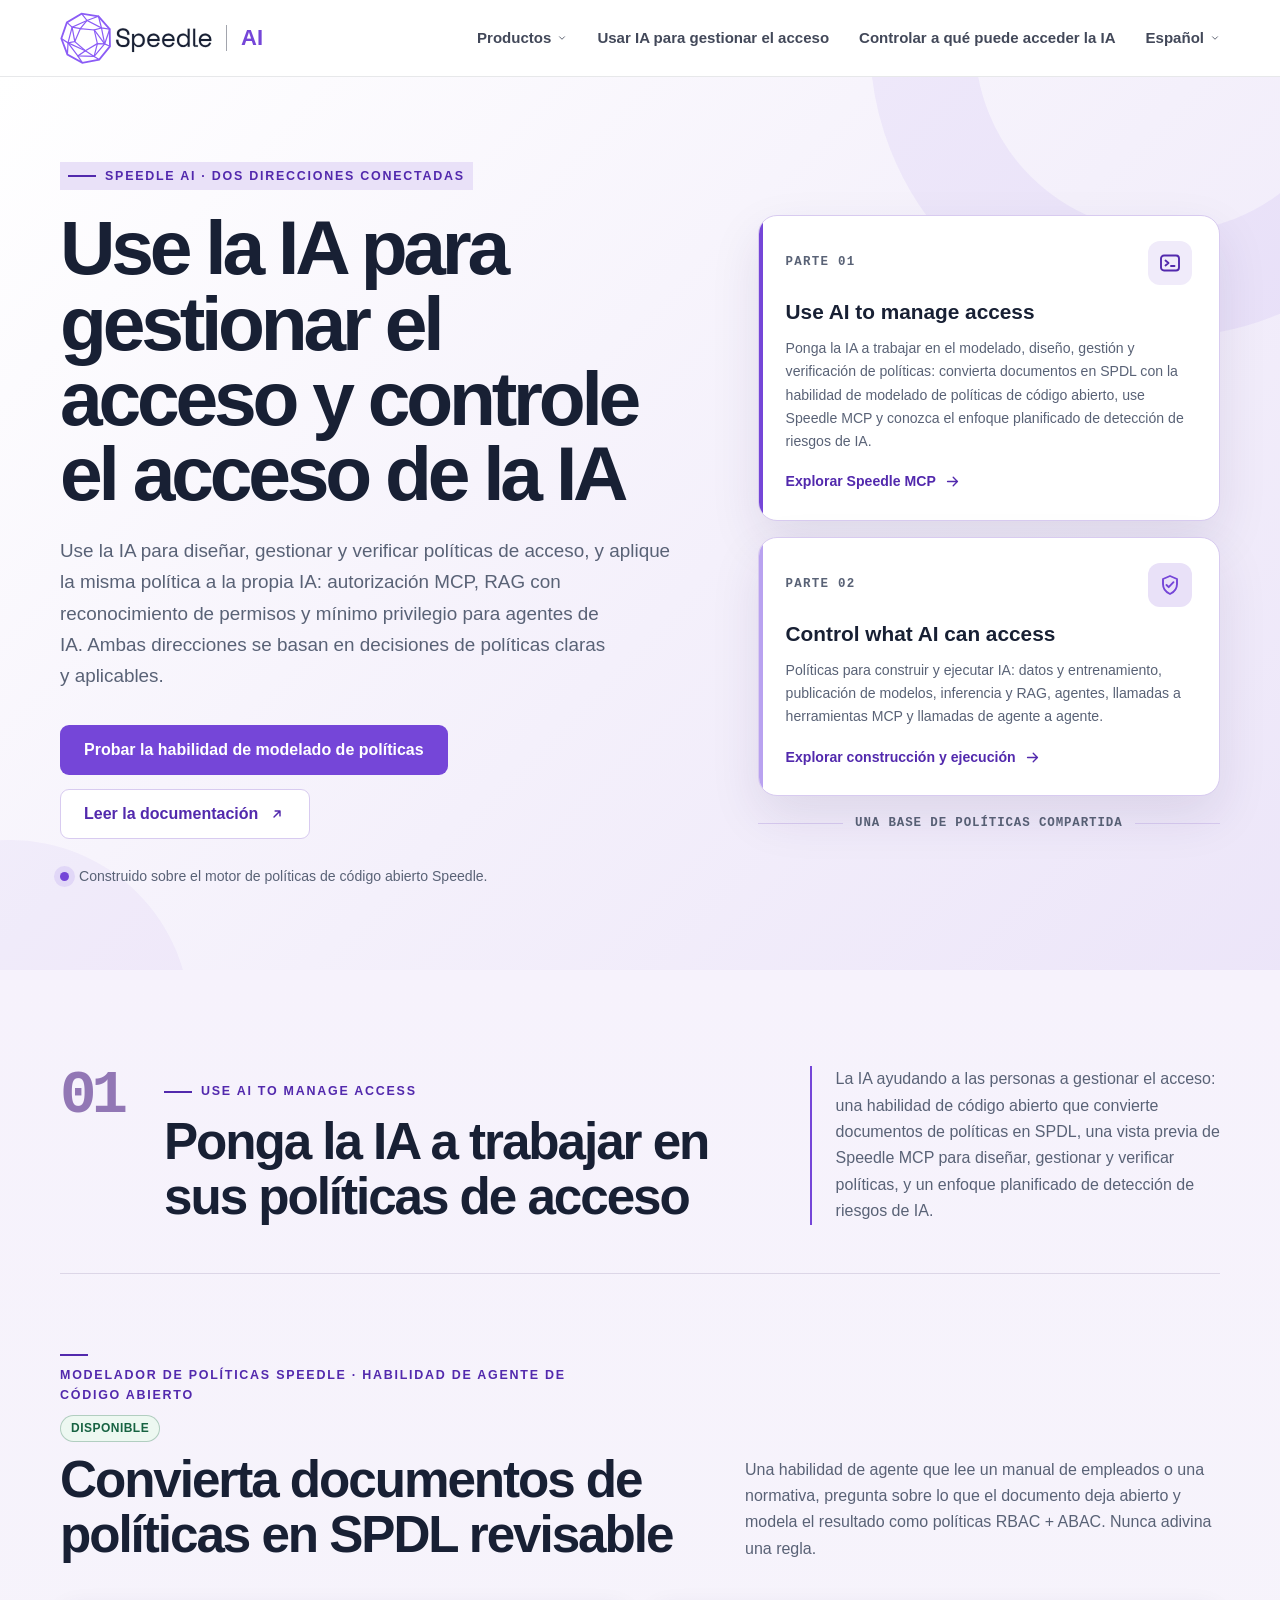
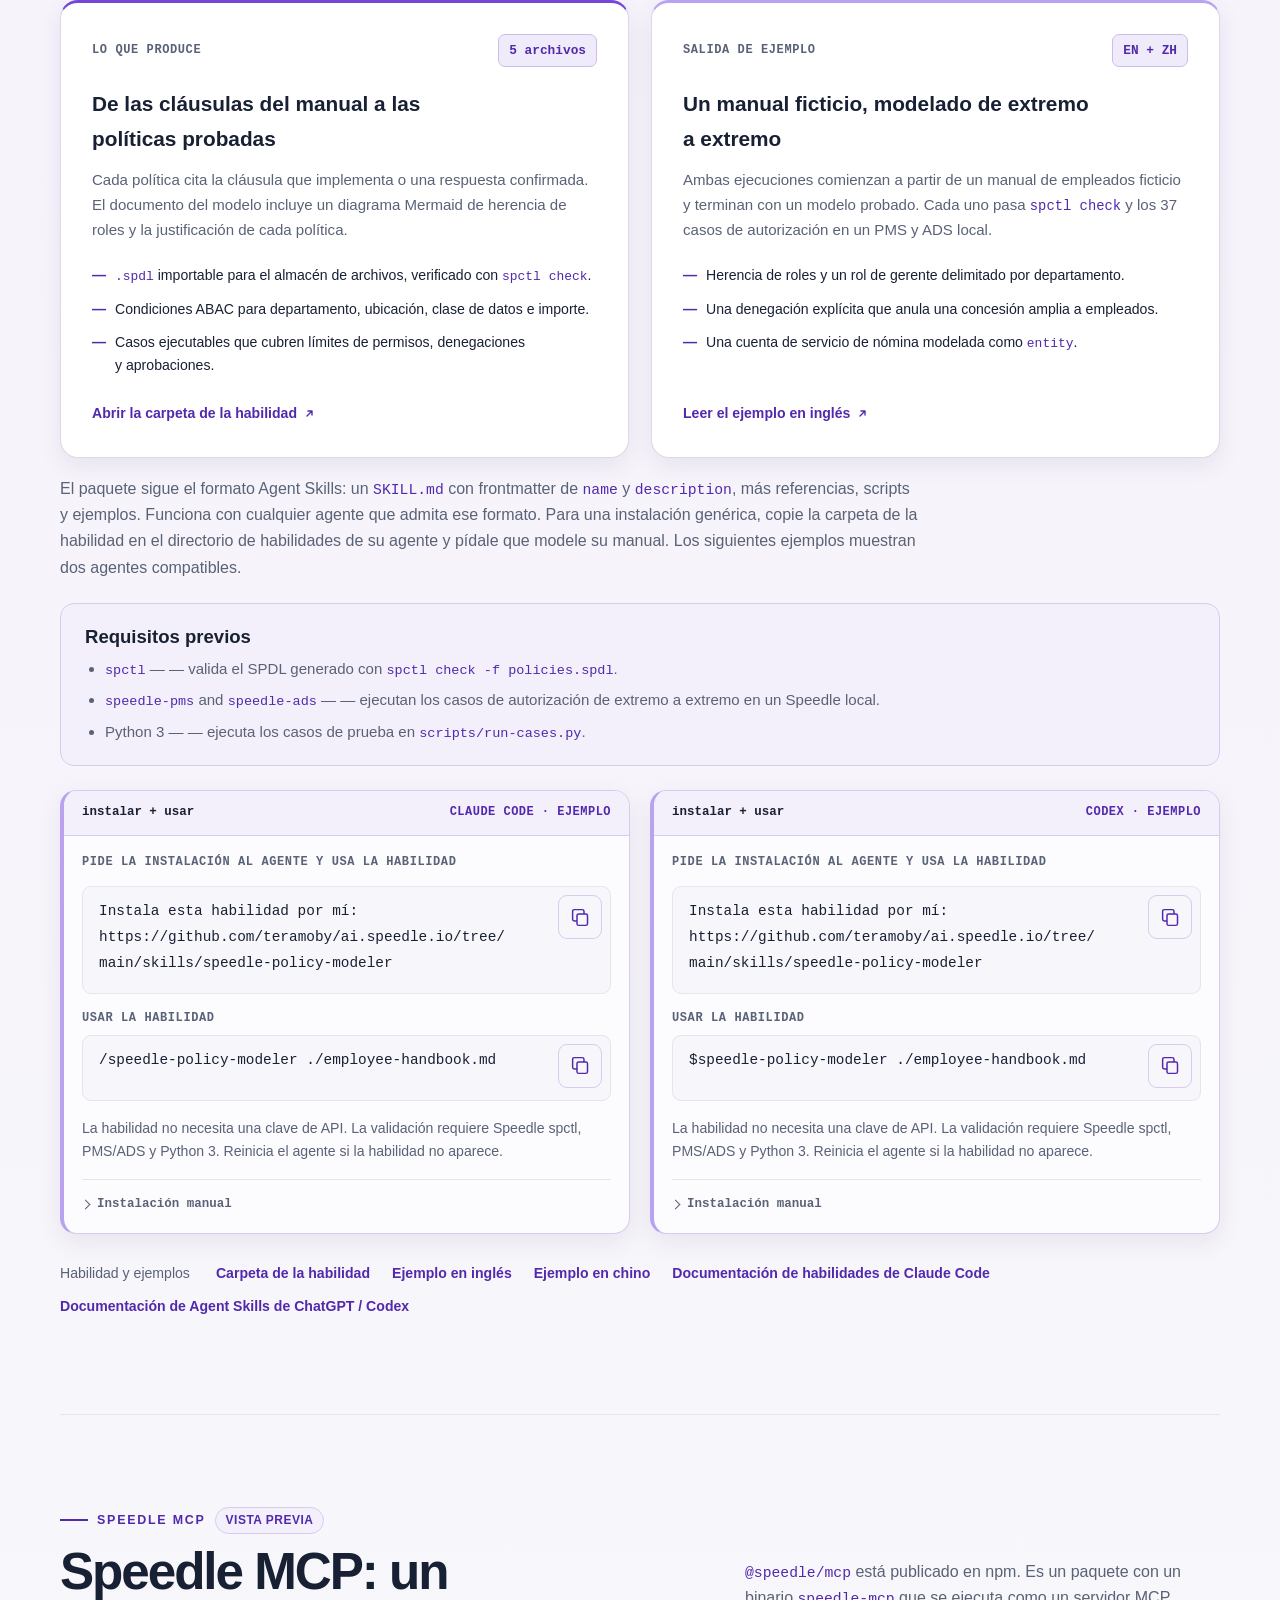
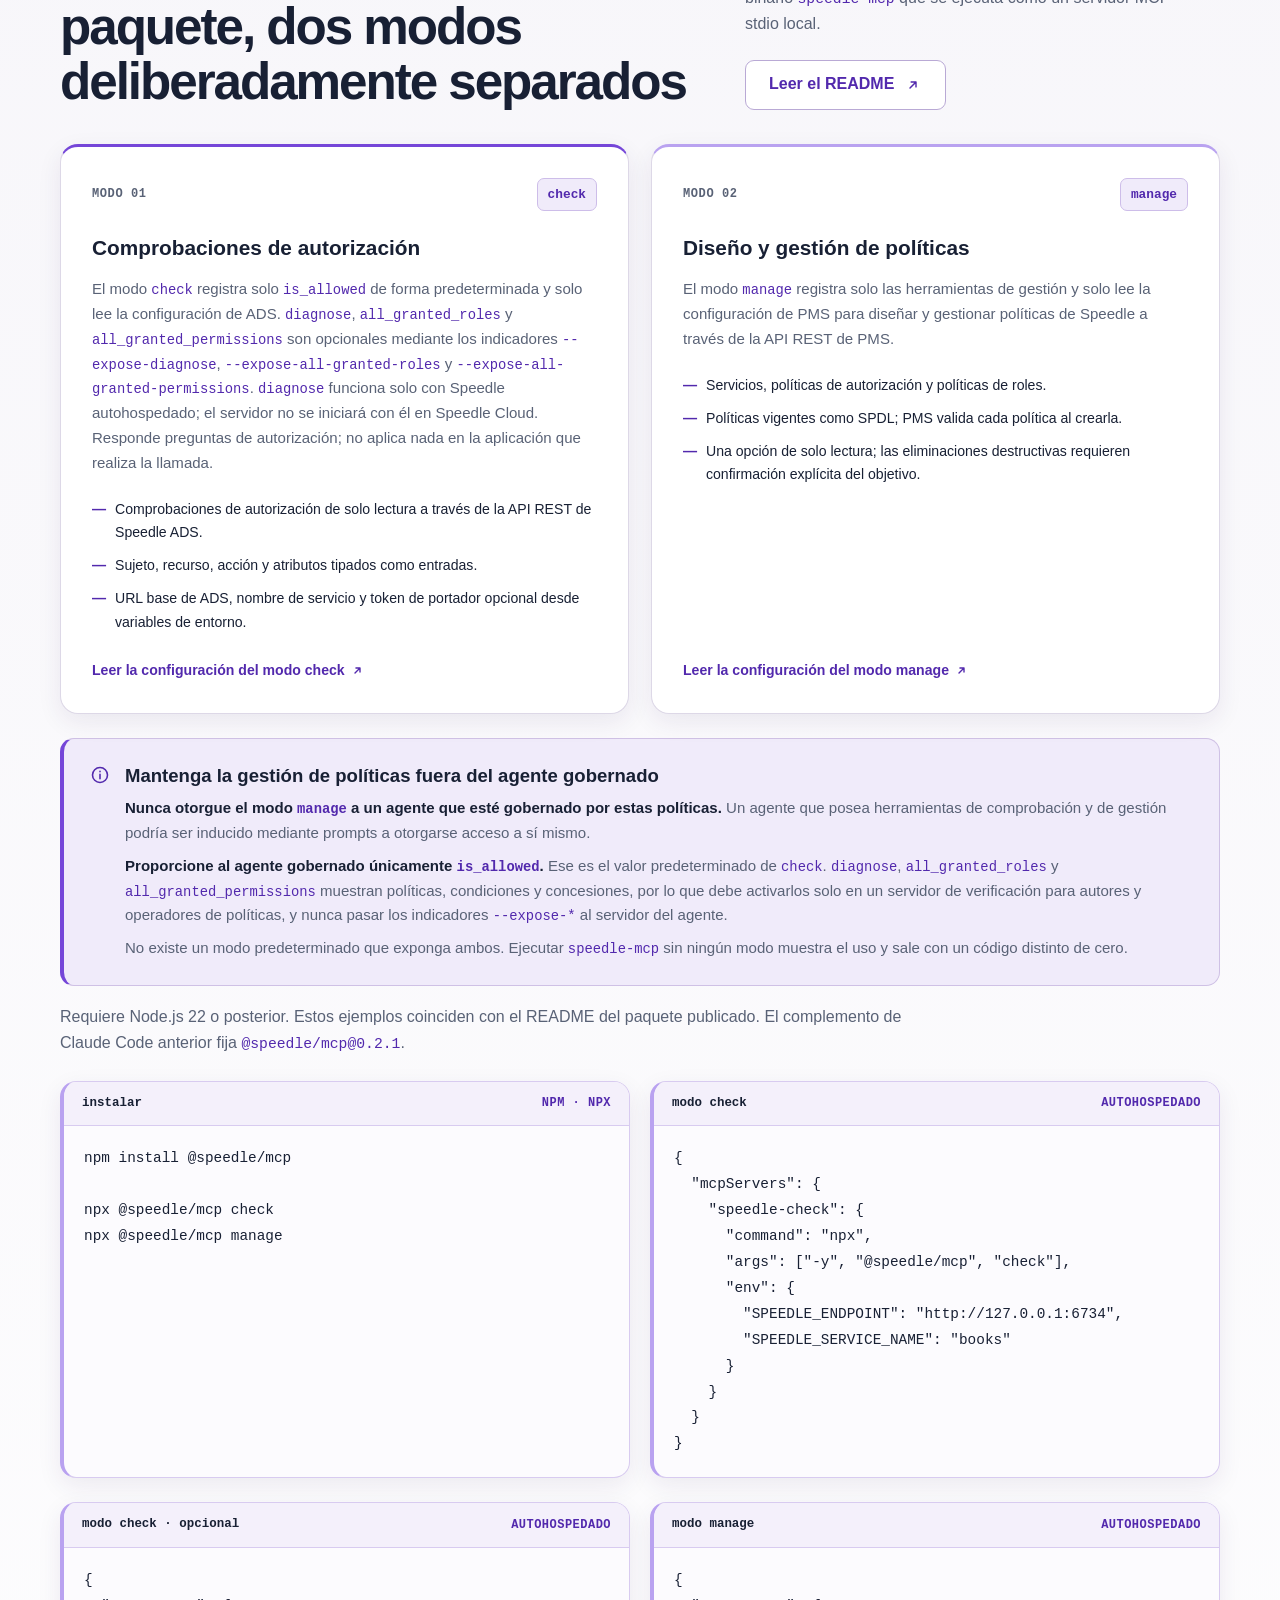
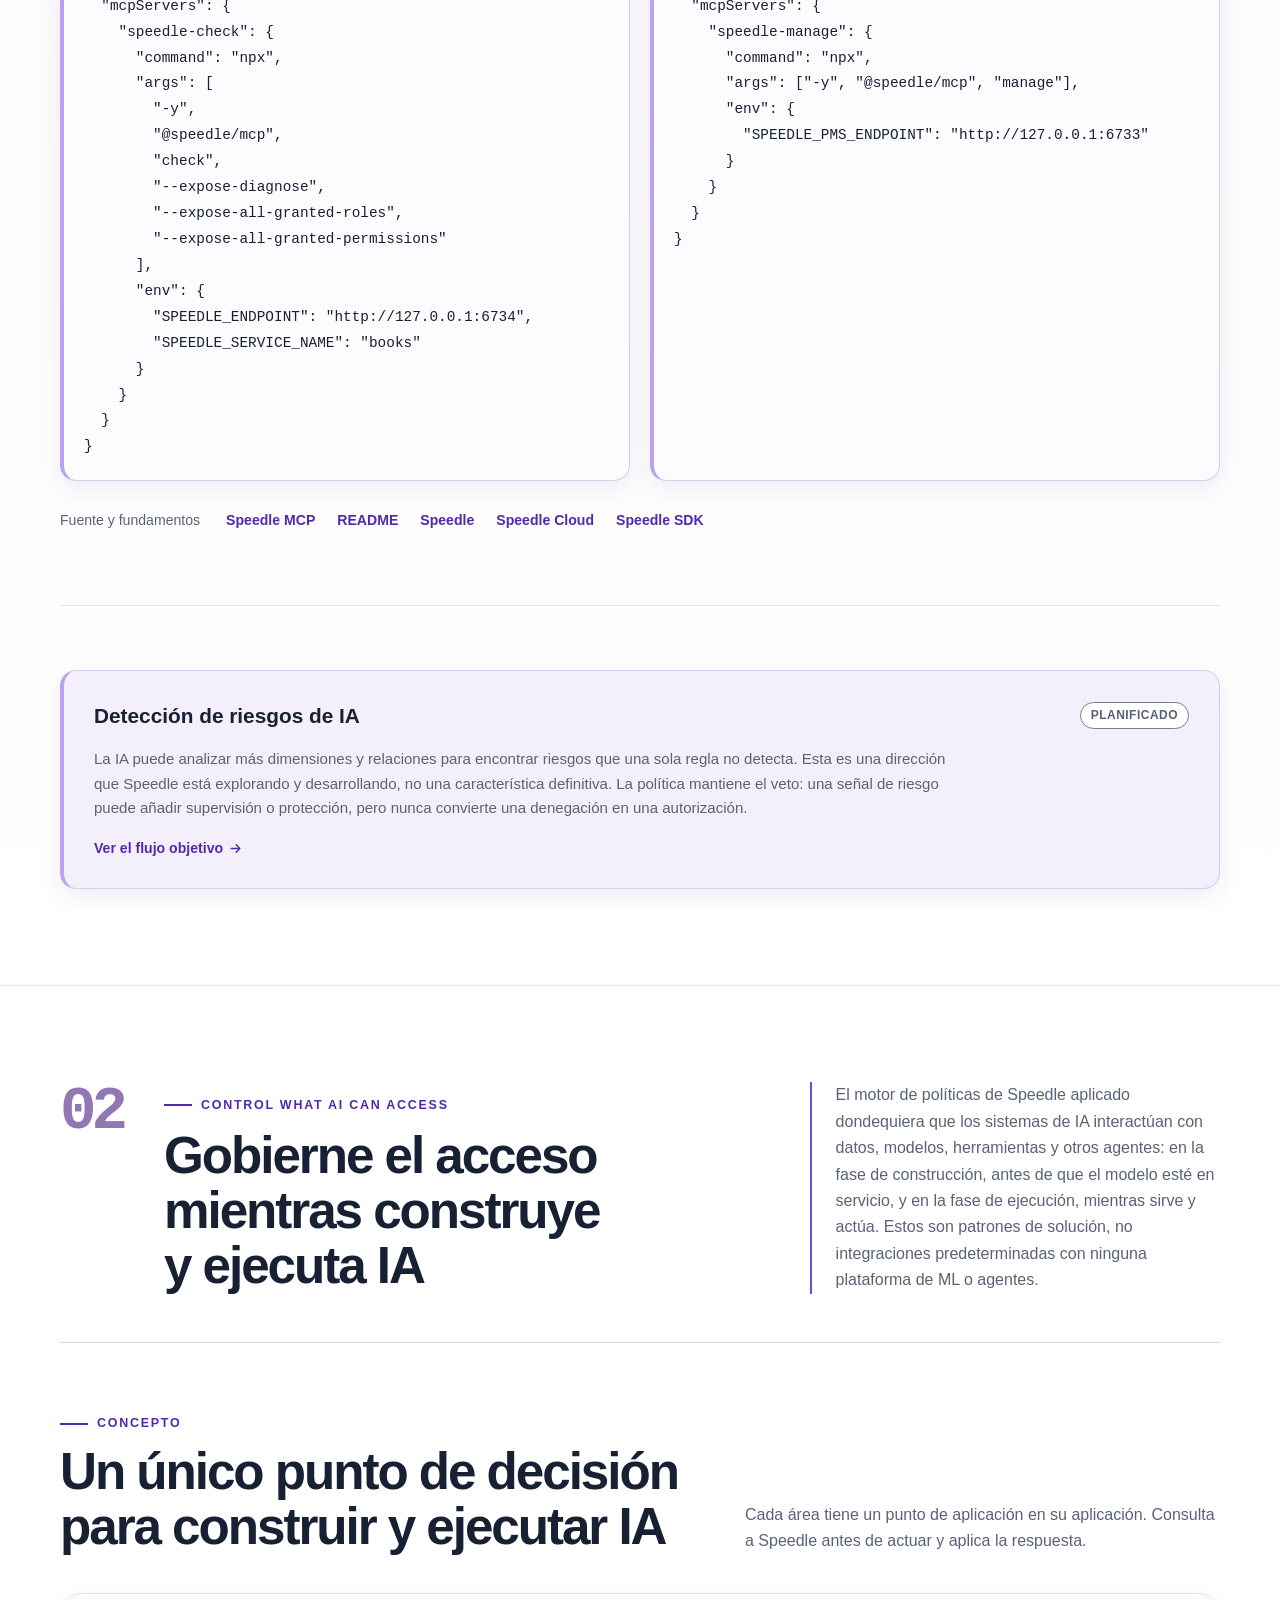
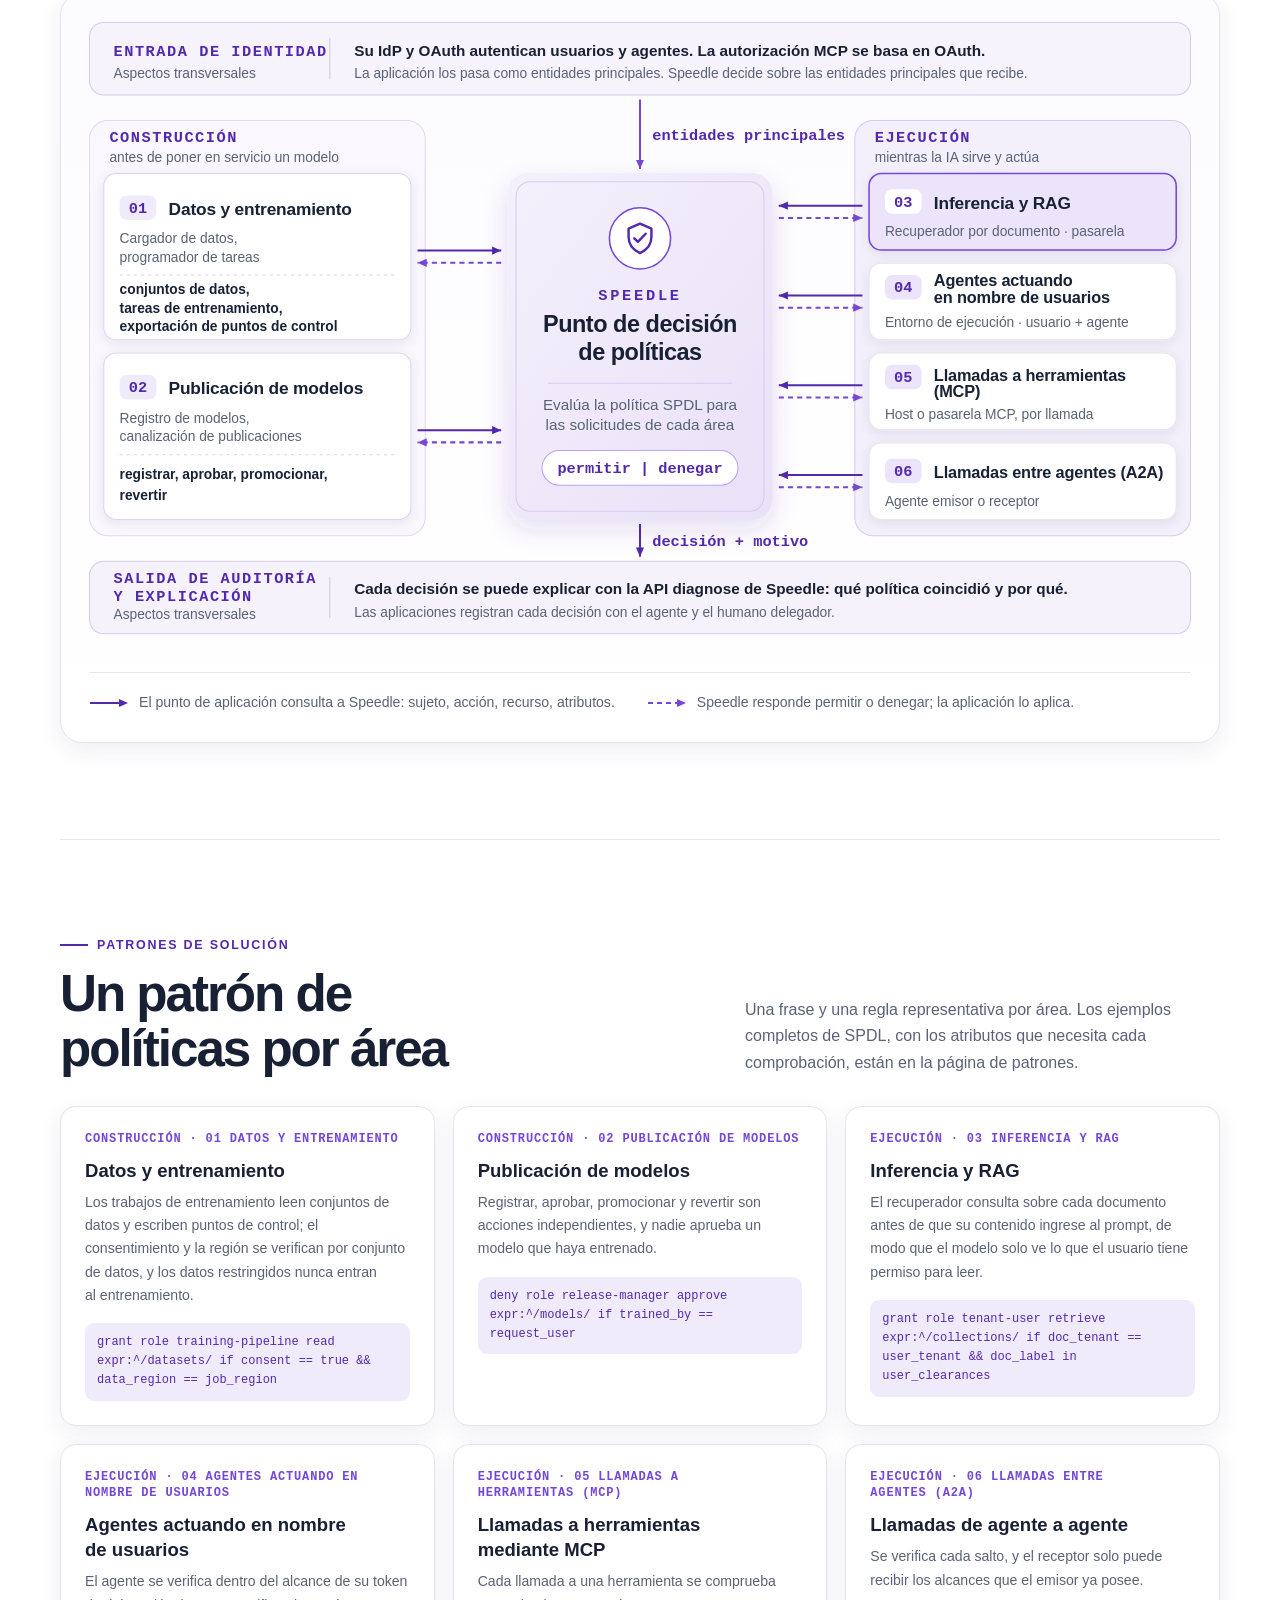
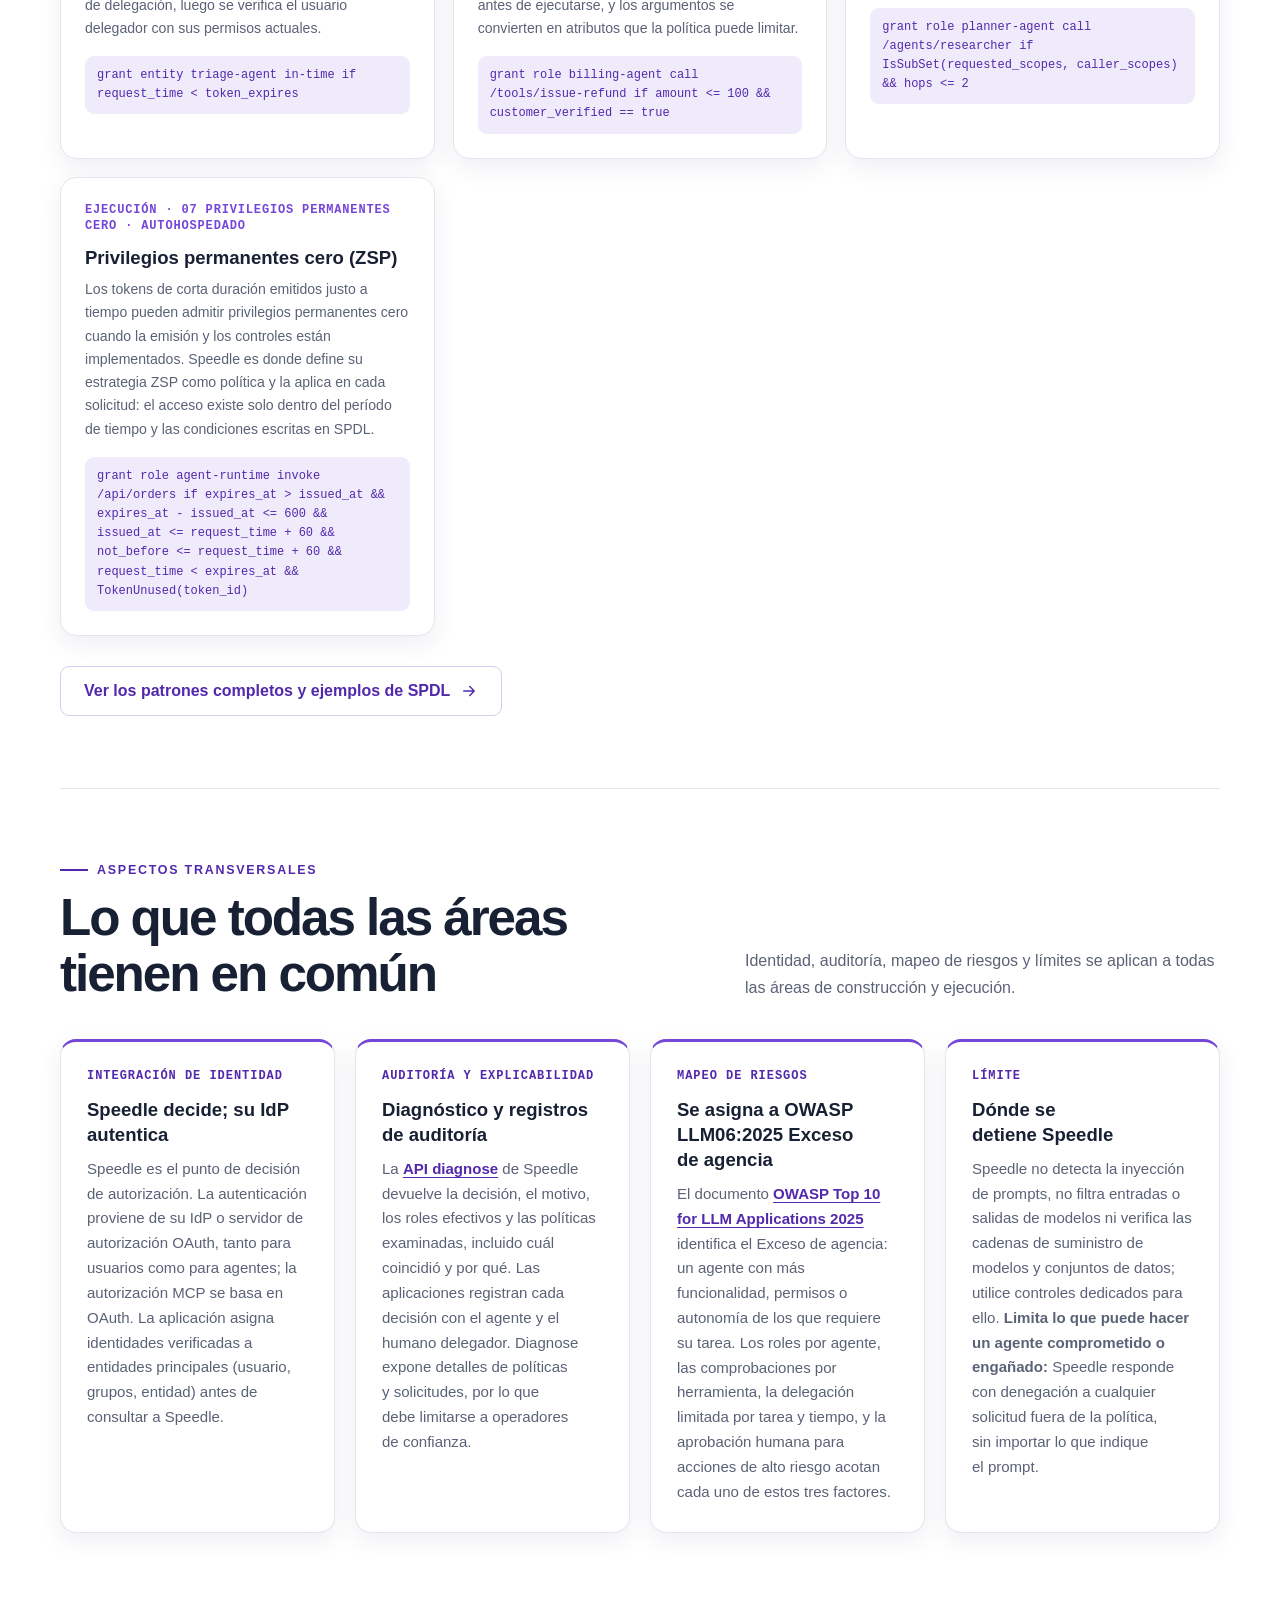
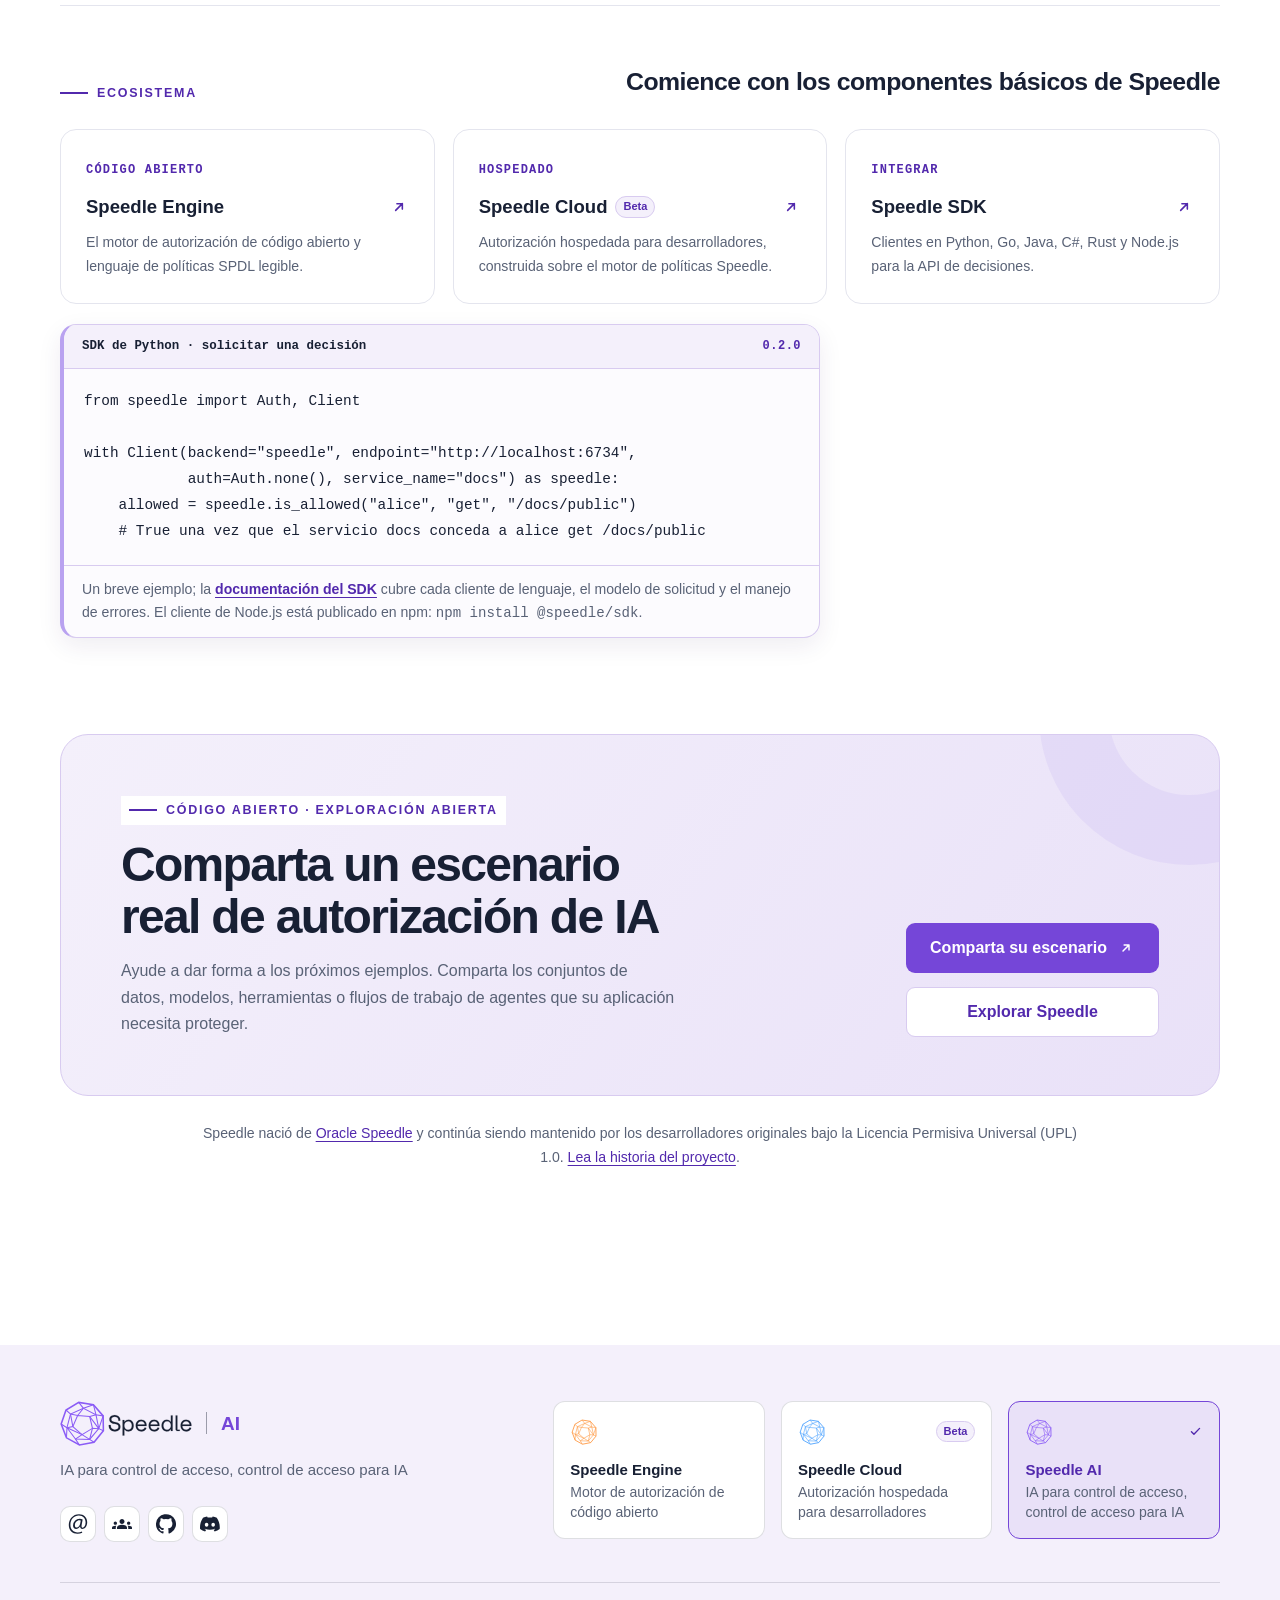
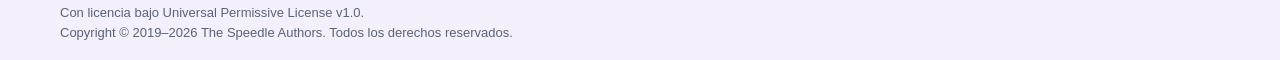
<file: es/index.html>
<!doctype html>
<html lang="es">
<head>
  <meta charset="utf-8">
  <meta name="viewport" content="width=device-width, initial-scale=1">
  <meta name="theme-color" content="#ffffff">
  <meta name="color-scheme" content="light">
  <title>Speedle AI — Control de acceso para agentes de IA</title>
  <meta name="description" content="Speedle AI: Autorización y control de acceso para IA: autorización MCP, RAG con permisos, llamadas A2A, privilegios permanentes cero y mínimo privilegio.">
  <meta name="robots" content="index, follow, max-image-preview:large">
  <link rel="canonical" href="https://ai.speedle.io/es/">
  <link rel="alternate" hreflang="en" href="https://ai.speedle.io/">
  <link rel="alternate" hreflang="zh-CN" href="https://ai.speedle.io/zh/">
  <link rel="alternate" hreflang="x-default" href="https://ai.speedle.io/">
  <meta property="og:type" content="website">
  <meta property="og:locale" content="es_ES">
  <meta property="og:site_name" content="Speedle AI">
  <meta property="og:title" content="Speedle AI — Control de acceso para agentes de IA">
  <meta property="og:description" content="Speedle AI: Autorización y control de acceso para IA: autorización MCP, RAG con permisos, llamadas A2A, privilegios permanentes cero y mínimo privilegio.">
  <meta property="og:url" content="https://ai.speedle.io/es/">
  <meta property="og:image" content="https://ai.speedle.io/assets/og-image.png">
  <meta property="og:image:type" content="image/png">
  <meta property="og:image:width" content="1200">
  <meta property="og:image:height" content="630">
  <meta property="og:image:alt" content="Speedle AI: Autorización y control de acceso para agentes de IA, con la esfera de Speedle">
  <meta name="twitter:card" content="summary_large_image">
  <meta name="twitter:title" content="Speedle AI — Control de acceso para agentes de IA">
  <meta name="twitter:description" content="Speedle AI: Autorización y control de acceso para IA: autorización MCP, RAG con permisos, llamadas A2A, privilegios permanentes cero y mínimo privilegio.">
  <meta name="twitter:image" content="https://ai.speedle.io/assets/og-image.png">
  <meta name="twitter:image:alt" content="Speedle AI: Autorización y control de acceso para agentes de IA, con la esfera de Speedle">
  <link rel="icon" href="/favicon.svg" type="image/svg+xml">
  <link rel="icon" href="/favicon.ico" sizes="any">
  <link rel="apple-touch-icon" href="/apple-touch-icon.png">
  <link rel="stylesheet" href="/styles.css">
  <script src="/app.js" defer></script>
  <script type="application/ld+json">
  {
    "@context": "https://schema.org",
    "@type": "Organization",
    "@id": "https://engine.speedle.io/#organization",
    "name": "Speedle",
    "url": "https://engine.speedle.io/es/",
    "logo": "https://ai.speedle.io/apple-touch-icon.png",
    "sameAs": [
      "https://github.com/teramoby/speedle-plus",
      "https://engine.speedle.io/",
      "https://cloud.speedle.io/",
      "https://ai.speedle.io/"
    ]
  }
  </script>
  <script type="application/ld+json">
  {
    "@context": "https://schema.org",
    "@type": "WebSite",
    "@id": "https://ai.speedle.io/es/#website",
    "url": "https://ai.speedle.io/es/",
    "name": "Speedle AI",
    "inLanguage": "es",
    "publisher": {
      "@id": "https://engine.speedle.io/#organization"
    }
  }
  </script>
  <script type="application/ld+json">
  {
    "@context": "https://schema.org",
    "@type": "SoftwareApplication",
    "@id": "https://ai.speedle.io/es/#software",
    "name": "Speedle AI",
    "url": "https://ai.speedle.io/es/",
    "inLanguage": "es",
    "description": "Speedle AI aplica el motor de políticas de código abierto Speedle a la gestión de acceso a la IA: autorización para agentes de IA, autorización MCP, RAG con reconocimiento de permisos, privilegios permanentes cero (ZSP) y llamadas entre agentes (A2A).",
    "applicationCategory": "SecurityApplication",
    "isAccessibleForFree": true,
    "license": "https://opensource.org/license/upl",
    "codeRepository": "https://github.com/teramoby/speedle-plus",
    "publisher": {
      "@id": "https://engine.speedle.io/#organization"
    }
  }
  </script>
</head>
<body>
<svg class="sprite" aria-hidden="true" focusable="false">
    <symbol id="i-arrow" viewBox="0 0 24 24"><path d="M5 12h14M13 6l6 6-6 6"/></symbol>
    <symbol id="i-external" viewBox="0 0 24 24"><path d="M8 16 16 8M9.5 8H16v6.5"/></symbol>
    <symbol id="i-terminal" viewBox="0 0 24 24"><rect x="3" y="4.5" width="18" height="15" rx="3"/><path d="m7.5 9.5 3 2.5-3 2.5M13 15h3.5"/></symbol>
    <symbol id="i-info" viewBox="0 0 24 24"><circle cx="12" cy="12" r="9"/><path d="M12 11v5.5M12 7.5v.5"/></symbol>
    <symbol id="i-check" viewBox="0 0 24 24"><path d="m5.5 12.5 4 4 9-9.5"/></symbol>
    <symbol id="i-cross" viewBox="0 0 24 24"><path d="m7 7 10 10M17 7 7 17"/></symbol>
    <symbol id="i-shield" viewBox="0 0 24 24"><path d="m12 3 7 3v5c0 4.6-2.8 8.1-7 10-4.2-1.9-7-5.4-7-10V6l7-3Z"/><path d="m8.5 12 2.2 2.2 4.8-5"/></symbol>
    <symbol id="i-signals" viewBox="0 0 24 24"><circle cx="12" cy="12" r="2.5"/><circle cx="5" cy="5" r="1.7"/><circle cx="19" cy="5" r="1.7"/><circle cx="5" cy="19" r="1.7"/><circle cx="19" cy="19" r="1.7"/><path d="m6.3 6.3 3.9 3.9m3.6 0 3.9-3.9m-11.4 11.4 3.9-3.9m3.6 0 3.9 3.9"/></symbol>
    <symbol id="i-speedle-sphere" viewBox="22 22 114 114"><g fill="none" stroke="currentColor" stroke-linejoin="miter" stroke-miterlimit="3" stroke-linecap="butt"><polygon stroke-width="3.6" points="41.83 47.82 30.67 80.15 42.9 112.09 72.8 128.69 106.38 122.19 127.93 95.63 127.36 61.43 104.94 35.6 71.16 30.23"/><g stroke-width="2.4"><polygon points="81.97 43.92 52.19 57.23 44.03 88.8 63.62 114.87 96.22 115.81 117.28 90.9 110.94 58.91"/><polygon points="68.57 60.42 57.6 86.19 78.73 104.59 102.75 90.18 96.47 62.88"/><path d="M41.83 47.82L52.19 57.23 68.57 60.42 81.97 43.92 71.16 30.23 M30.67 80.15L44.03 88.8 42.9 112.09 M52.19 57.23L57.6 86.19 44.03 88.8 78.73 104.59 63.62 114.87 72.8 128.69 M78.73 104.59L96.22 115.81 106.38 122.19 M96.22 115.81L102.75 90.18 117.28 90.9 127.93 95.63 M117.28 90.9L127.36 61.43 110.94 58.91 104.94 35.6 81.97 43.92 M110.94 58.91L96.47 62.88 117.28 90.9"/></g></g></symbol>
  </svg>

  <a class="skip-link" href="#main">Skip to content</a>

<header class="site-header">
    <div class="wrap nav">
      <a class="brand" href="/es/" aria-label="Inicio de Speedle AI">
        <img src="/assets/speedle-mark-ai.svg" width="152" height="52" alt="Speedle">
        <span class="brand-divider" aria-hidden="true"></span>
        <span class="brand-product">AI</span>
      </a>
      <button class="menu" type="button" aria-expanded="false" aria-controls="site-nav" aria-label="Abrir navegación">☰</button>
      <nav id="site-nav" class="nav-links" aria-label="Navegación principal">
        <div class="products">
          <button class="products-toggle" type="button" aria-haspopup="true" aria-expanded="false" aria-controls="products-menu">Productos<svg class="products-chevron" viewBox="0 0 24 24" aria-hidden="true"><path d="m6 9 6 6 6-6"/></svg></button>
          <div class="products-panel" id="products-menu" role="menu" aria-label="Productos Speedle">
            <span class="products-heading" aria-hidden="true">Productos</span>
            <a class="product-row" href="https://engine.speedle.io/es/" role="menuitem">
              <svg class="product-sphere product-engine" aria-hidden="true"><use href="#i-speedle-sphere"/></svg>
              <span class="product-copy"><span class="product-name">Speedle Engine</span><span class="product-description">Motor de autorización de código abierto</span></span>
            </a>
            <a class="product-row" href="https://cloud.speedle.io/es/" role="menuitem">
              <svg class="product-sphere product-cloud" aria-hidden="true"><use href="#i-speedle-sphere"/></svg>
              <span class="product-copy"><span class="product-name">Speedle Cloud<span class="coming-soon">Beta</span></span><span class="product-description">Autorización hospedada para desarrolladores</span></span>
            </a>
            <a class="product-row" href="https://ai.speedle.io/es/" role="menuitem" aria-current="page">
              <svg class="product-sphere product-ai" aria-hidden="true"><use href="#i-speedle-sphere"/></svg>
              <span class="product-copy"><span class="product-name">Speedle AI</span><span class="product-description">IA para control de acceso, control de acceso para IA</span></span>
              <svg class="product-check icon icon-sm" aria-hidden="true"><use href="#i-check"/></svg>
            </a>
          </div>
        </div>
        <a href="#ai-for-access">Usar IA para gestionar el acceso</a>
        <a href="#access-for-ai">Controlar a qué puede acceder la IA</a>
        <div class="languages">
          <button class="languages-button" type="button" aria-haspopup="true" aria-expanded="false" aria-controls="languages-panel">Español<svg class="languages-chevron" viewBox="0 0 24 24" aria-hidden="true"><path d="m6 9 6 6 6-6"/></svg></button>
          <span class="languages-heading" aria-hidden="true">Idioma</span>
          <div class="languages-panel" id="languages-panel" role="group" aria-label="Idioma">
            <a class="language-row" href="/" lang="en" hreflang="en">English</a>
            <a class="language-row" href="/ja/" lang="ja" hreflang="ja">日本語</a>
            <a class="language-row" href="/ko/" lang="ko" hreflang="ko">한국어</a>
            <a class="language-row" href="/es/" lang="es" hreflang="es" aria-current="page">Español</a>
            <a class="language-row" href="/zh/" lang="zh-CN" hreflang="zh-CN">中文</a>
          </div>
        </div>
      </nav>
    </div>
  </header>

<main id="main">
    <section id="top" class="hero" aria-labelledby="hero-title">
      <div class="wrap hero-grid">
        <div class="hero-copy">
          <p class="eyebrow">Speedle AI · Dos direcciones conectadas</p>
          <h1 id="hero-title">Use la IA para gestionar el acceso y controle el acceso de la IA</h1>
          <p class="hero-lead">Use la IA para diseñar, gestionar y verificar políticas de acceso, y aplique la misma política a la propia IA: autorización MCP, RAG con reconocimiento de permisos y mínimo privilegio para agentes de IA. Ambas direcciones se basan en decisiones de políticas claras y aplicables.</p>
          <div class="actions"><a class="button button-primary" href="#policy-modeler">Probar la habilidad de modelado de políticas</a><a class="button button-secondary" href="https://engine.speedle.io/es/docs/">Leer la documentación<svg class="icon" aria-hidden="true"><use href="#i-external"/></svg></a></div>
          <p class="hero-note"><span aria-hidden="true"></span>Construido sobre el motor de políticas de código abierto Speedle.</p>
        </div>
        <div class="hero-paths" aria-label="Explorar las dos partes de Speedle para IA">
          <a class="path-card" href="#ai-for-access">
            <div class="path-top"><span class="path-index">PARTE 01</span><span class="path-icon" aria-hidden="true"><svg class="icon"><use href="#i-terminal"/></svg></span></div>
            <h2>Use AI to manage access</h2>
            <p>Ponga la IA a trabajar en el modelado, diseño, gestión y verificación de políticas: convierta documentos en SPDL con la habilidad de modelado de políticas de código abierto, use Speedle MCP y conozca el enfoque planificado de detección de riesgos de IA.</p>
            <span class="path-link">Explorar Speedle MCP<svg class="icon" aria-hidden="true"><use href="#i-arrow"/></svg></span>
          </a>
          <a class="path-card" href="#access-for-ai">
            <div class="path-top"><span class="path-index">PARTE 02</span><span class="path-icon" aria-hidden="true"><svg class="icon"><use href="#i-shield"/></svg></span></div>
            <h2>Control what AI can access</h2>
            <p>Políticas para construir y ejecutar IA: datos y entrenamiento, publicación de modelos, inferencia y RAG, agentes, llamadas a herramientas MCP y llamadas de agente a agente.</p>
            <span class="path-link">Explorar construcción y ejecución<svg class="icon" aria-hidden="true"><use href="#i-arrow"/></svg></span>
          </a>
          <p class="hero-foundation"><span></span>Una base de políticas compartida<span></span></p>
        </div>
      </div>
    </section>

    <section id="ai-for-access" class="section part part-one" aria-labelledby="ai-for-access-title">
      <div class="wrap">
        <header class="part-header">
          <span class="part-number" aria-hidden="true">01</span>
          <div class="part-heading"><p class="eyebrow">Use AI to manage access</p><h2 id="ai-for-access-title">Ponga la IA a trabajar en sus políticas de acceso</h2></div>
          <p class="part-summary">La IA ayudando a las personas a gestionar el acceso: una habilidad de código abierto que convierte documentos de políticas en SPDL, una vista previa de Speedle MCP para diseñar, gestionar y verificar políticas, y un enfoque planificado de detección de riesgos de IA.</p>
        </header>

        <div id="policy-modeler" class="policy-modeler">
          <div class="section-head">
            <div><p class="eyebrow">Modelador de políticas Speedle · Habilidad de agente de código abierto<span class="status-badge status-available">Disponible</span></p><h3 id="policy-modeler-title">Convierta documentos de políticas en SPDL revisable</h3></div>
            <p>Una habilidad de agente que lee un manual de empleados o una normativa, pregunta sobre lo que el documento deja abierto y modela el resultado como políticas RBAC + ABAC. Nunca adivina una regla.</p>
          </div>

          <div class="mode-grid">
            <article class="mode-card">
              <div class="mode-top"><span class="mode-label">Lo que produce</span><code>5 archivos</code></div>
              <h4>De las cláusulas del manual a las políticas probadas</h4>
              <p>Cada política cita la cláusula que implementa o una respuesta confirmada. El documento del modelo incluye un diagrama Mermaid de herencia de roles y la justificación de cada política.</p>
              <ul class="mode-list">
                <li><span><code>.spdl</code> importable para el almacén de archivos, verificado con <code>spctl check</code>.</span></li>
                <li><span>Condiciones ABAC para departamento, ubicación, clase de datos e importe.</span></li>
                <li><span>Casos ejecutables que cubren límites de permisos, denegaciones y aprobaciones.</span></li>
              </ul>
              <a class="mode-link" href="https://github.com/teramoby/ai.speedle.io/tree/main/skills/speedle-policy-modeler">Abrir la carpeta de la habilidad<svg class="icon icon-sm" aria-hidden="true"><use href="#i-external"/></svg></a>
            </article>
            <article class="mode-card">
              <div class="mode-top"><span class="mode-label">Salida de ejemplo</span><code>EN + ZH</code></div>
              <h4>Un manual ficticio, modelado de extremo a extremo</h4>
              <p>Ambas ejecuciones comienzan a partir de un manual de empleados ficticio y terminan con un modelo probado. Cada uno pasa <code>spctl check</code> y los 37 casos de autorización en un PMS y ADS local.</p>
              <ul class="mode-list">
                <li><span>Herencia de roles y un rol de gerente delimitado por departamento.</span></li>
                <li><span>Una denegación explícita que anula una concesión amplia a empleados.</span></li>
                <li><span>Una cuenta de servicio de nómina modelada como <code>entity</code>.</span></li>
              </ul>
              <a class="mode-link" href="https://github.com/teramoby/ai.speedle.io/blob/main/skills/speedle-policy-modeler/examples/en/model.md">Leer el ejemplo en inglés<svg class="icon icon-sm" aria-hidden="true"><use href="#i-external"/></svg></a>
            </article>
          </div>

          <p class="launch-note">El paquete sigue el formato Agent Skills: un <code>SKILL.md</code> con frontmatter de <code>name</code> y <code>description</code>, más referencias, scripts y ejemplos. Funciona con cualquier agente que admita ese formato. Para una instalación genérica, copie la carpeta de la habilidad en el directorio de habilidades de su agente y pídale que modele su manual. Los siguientes ejemplos muestran dos agentes compatibles.</p>

          <div class="prerequisites">
            <h4>Requisitos previos</h4>
            <ul>
              <li><code>spctl</code> — — valida el SPDL generado con <code>spctl check -f policies.spdl</code>.</li>
              <li><code>speedle-pms</code> and <code>speedle-ads</code> — — ejecutan los casos de autorización de extremo a extremo en un Speedle local.</li>
              <li>Python 3 — — ejecuta los casos de prueba en <code>scripts/run-cases.py</code>.</li>
            </ul>
          </div>

          <div class="config-grid">
            <figure class="config-card skill-install">
              <figcaption><span>instalar + usar</span><span>Claude Code · ejemplo</span></figcaption>
              <div class="install-body">
                <p class="mode-label">Pide la instalación al agente y usa la habilidad</p>
                <div class="install-copy">
                  <button class="command-copy-button" type="button" aria-label="Copiar" data-success="Copiado" data-failure="No se pudo copiar; selecciona y copia la instrucción" hidden><svg class="copy-icon" viewBox="0 0 24 24" fill="none" stroke="currentColor" stroke-width="1.7" aria-hidden="true"><rect x="8" y="8" width="12" height="13" rx="2"/><path d="M16 8V5a2 2 0 0 0-2-2H5a2 2 0 0 0-2 2v9a2 2 0 0 0 2 2h3"/></svg><svg class="copied-icon" viewBox="0 0 24 24" fill="none" stroke="currentColor" stroke-width="2" aria-hidden="true"><path d="m5 12 4 4 10-10"/></svg><span class="copy-tooltip" aria-hidden="true">Copiar</span></button>
                  <pre class="install-prompt" tabindex="0"><code>Instala esta habilidad por mí:
<span class="install-url"><span>https:/</span><wbr><span>/</span><wbr><span>github.com/</span><wbr><span>teramoby/</span><wbr><span>ai.speedle.io/</span><wbr><span>tree/</span><wbr><span>main/</span><wbr><span>skills/</span><wbr><span>speedle-policy-modeler</span></span></code></pre>
                  <span class="command-copy-status" role="status" aria-live="polite"></span>
                </div>
                <div class="install-usage">
                  <p class="mode-label">Usar la habilidad</p>
                  <div class="install-copy">
                    <button class="command-copy-button" type="button" aria-label="Copiar" data-success="Copiado" data-failure="No se pudo copiar; selecciona y copia los comandos" hidden><svg class="copy-icon" viewBox="0 0 24 24" fill="none" stroke="currentColor" stroke-width="1.7" aria-hidden="true"><rect x="8" y="8" width="12" height="13" rx="2"/><path d="M16 8V5a2 2 0 0 0-2-2H5a2 2 0 0 0-2 2v9a2 2 0 0 0 2 2h3"/></svg><svg class="copied-icon" viewBox="0 0 24 24" fill="none" stroke="currentColor" stroke-width="2" aria-hidden="true"><path d="m5 12 4 4 10-10"/></svg><span class="copy-tooltip" aria-hidden="true">Copiar</span></button>
                    <pre tabindex="0"><code>/speedle-policy-modeler ./employee-handbook.md</code></pre>
                    <span class="command-copy-status" role="status" aria-live="polite"></span>
                  </div>
                </div>
                <p class="install-note">La habilidad no necesita una clave de API. La validación requiere Speedle spctl, PMS/ADS y Python 3. Reinicia el agente si la habilidad no aparece.</p>
                <details class="manual-install">
                  <summary>Instalación manual</summary>
                  <div class="install-copy">
                    <button class="command-copy-button" type="button" aria-label="Copiar" data-success="Copiado" data-failure="No se pudo copiar; selecciona y copia los comandos" hidden><svg class="copy-icon" viewBox="0 0 24 24" fill="none" stroke="currentColor" stroke-width="1.7" aria-hidden="true"><rect x="8" y="8" width="12" height="13" rx="2"/><path d="M16 8V5a2 2 0 0 0-2-2H5a2 2 0 0 0-2 2v9a2 2 0 0 0 2 2h3"/></svg><svg class="copied-icon" viewBox="0 0 24 24" fill="none" stroke="currentColor" stroke-width="2" aria-hidden="true"><path d="m5 12 4 4 10-10"/></svg><span class="copy-tooltip" aria-hidden="true">Copiar</span></button>
                    <pre tabindex="0" aria-label="Instalar y usar el complemento de Speedle con Claude Code"><code>claude plugin marketplace add teramoby/ai.speedle.io
claude plugin install speedle@speedle

# En Claude Code:
/plugin configure speedle@speedle
/speedle:speedle-policy-modeler ./employee-handbook.md</code></pre>
                    <span class="command-copy-status" role="status" aria-live="polite"></span>
                  </div>
                  <p class="install-note">El complemento manual también añade el servidor MCP check. Configura su endpoint ADS y el nombre del servicio; establece un bearer token solo si ADS lo requiere.</p>
                </details>
              </div>
            </figure>
            <figure class="config-card skill-install">
              <figcaption><span>instalar + usar</span><span>Codex · ejemplo</span></figcaption>
              <div class="install-body">
                <p class="mode-label">Pide la instalación al agente y usa la habilidad</p>
                <div class="install-copy">
                  <button class="command-copy-button" type="button" aria-label="Copiar" data-success="Copiado" data-failure="No se pudo copiar; selecciona y copia la instrucción" hidden><svg class="copy-icon" viewBox="0 0 24 24" fill="none" stroke="currentColor" stroke-width="1.7" aria-hidden="true"><rect x="8" y="8" width="12" height="13" rx="2"/><path d="M16 8V5a2 2 0 0 0-2-2H5a2 2 0 0 0-2 2v9a2 2 0 0 0 2 2h3"/></svg><svg class="copied-icon" viewBox="0 0 24 24" fill="none" stroke="currentColor" stroke-width="2" aria-hidden="true"><path d="m5 12 4 4 10-10"/></svg><span class="copy-tooltip" aria-hidden="true">Copiar</span></button>
                  <pre class="install-prompt" tabindex="0"><code>Instala esta habilidad por mí:
<span class="install-url"><span>https:/</span><wbr><span>/</span><wbr><span>github.com/</span><wbr><span>teramoby/</span><wbr><span>ai.speedle.io/</span><wbr><span>tree/</span><wbr><span>main/</span><wbr><span>skills/</span><wbr><span>speedle-policy-modeler</span></span></code></pre>
                  <span class="command-copy-status" role="status" aria-live="polite"></span>
                </div>
                <div class="install-usage">
                  <p class="mode-label">Usar la habilidad</p>
                  <div class="install-copy">
                    <button class="command-copy-button" type="button" aria-label="Copiar" data-success="Copiado" data-failure="No se pudo copiar; selecciona y copia los comandos" hidden><svg class="copy-icon" viewBox="0 0 24 24" fill="none" stroke="currentColor" stroke-width="1.7" aria-hidden="true"><rect x="8" y="8" width="12" height="13" rx="2"/><path d="M16 8V5a2 2 0 0 0-2-2H5a2 2 0 0 0-2 2v9a2 2 0 0 0 2 2h3"/></svg><svg class="copied-icon" viewBox="0 0 24 24" fill="none" stroke="currentColor" stroke-width="2" aria-hidden="true"><path d="m5 12 4 4 10-10"/></svg><span class="copy-tooltip" aria-hidden="true">Copiar</span></button>
                    <pre tabindex="0"><code>$speedle-policy-modeler ./employee-handbook.md</code></pre>
                    <span class="command-copy-status" role="status" aria-live="polite"></span>
                  </div>
                </div>
                <p class="install-note">La habilidad no necesita una clave de API. La validación requiere Speedle spctl, PMS/ADS y Python 3. Reinicia el agente si la habilidad no aparece.</p>
                <details class="manual-install">
                  <summary>Instalación manual</summary>
                  <div class="install-copy">
                    <button class="command-copy-button" type="button" aria-label="Copiar" data-success="Copiado" data-failure="No se pudo copiar; selecciona y copia los comandos" hidden><svg class="copy-icon" viewBox="0 0 24 24" fill="none" stroke="currentColor" stroke-width="1.7" aria-hidden="true"><rect x="8" y="8" width="12" height="13" rx="2"/><path d="M16 8V5a2 2 0 0 0-2-2H5a2 2 0 0 0-2 2v9a2 2 0 0 0 2 2h3"/></svg><svg class="copied-icon" viewBox="0 0 24 24" fill="none" stroke="currentColor" stroke-width="2" aria-hidden="true"><path d="m5 12 4 4 10-10"/></svg><span class="copy-tooltip" aria-hidden="true">Copiar</span></button>
                    <pre tabindex="0" aria-label="Instalar y usar la habilidad de modelado de políticas Speedle con Codex"><code>git clone --depth 1 https://github.com/teramoby/ai.speedle.io.git
mkdir -p ~/.agents/skills
cp -R ai.speedle.io/skills/speedle-policy-modeler \
  ~/.agents/skills/

# En la CLI de Codex o la extensión de IDE:
$speedle-policy-modeler ./employee-handbook.md</code></pre>
                    <span class="command-copy-status" role="status" aria-live="polite"></span>
                  </div>
                </details>
              </div>
            </figure>
          </div>

          <div class="mcp-resources"><span>Habilidad y ejemplos</span><a href="https://github.com/teramoby/ai.speedle.io/tree/main/skills/speedle-policy-modeler">Carpeta de la habilidad</a><a href="https://github.com/teramoby/ai.speedle.io/blob/main/skills/speedle-policy-modeler/examples/en/model.md">Ejemplo en inglés</a><a href="https://github.com/teramoby/ai.speedle.io/blob/main/skills/speedle-policy-modeler/examples/zh/model.md">Ejemplo en chino</a><a href="https://code.claude.com/docs/en/skills">Documentación de habilidades de Claude Code</a><a href="https://learn.chatgpt.com/docs/build-skills">Documentación de Agent Skills de ChatGPT / Codex</a></div>
        </div>

        <div id="mcp" class="subsection mcp">
          <div class="section-head mcp-intro">
            <div><p class="eyebrow">Speedle MCP<span class="status-badge status-preview">Vista previa</span></p><h3 id="mcp-title">Speedle MCP: un paquete, dos modos deliberadamente separados</h3></div>
            <div class="mcp-lead">
              <p><code>@speedle/mcp</code> está publicado en npm. Es un paquete con un binario <code>speedle-mcp</code> que se ejecuta como un servidor MCP stdio local.</p>
              <a class="button button-outline" href="https://github.com/teramoby/speedle-mcp/blob/main/README.md">Leer el README<svg class="icon" aria-hidden="true"><use href="#i-external"/></svg></a>
            </div>
          </div>

          <div class="mode-grid">
            <article class="mode-card">
              <div class="mode-top"><span class="mode-label">Modo 01</span><code>check</code></div>
              <h4>Comprobaciones de autorización</h4>
              <p>El modo <code>check</code> registra solo <code>is_allowed</code> de forma predeterminada y solo lee la configuración de ADS. <code>diagnose</code>, <code>all_granted_roles</code> y <code>all_granted_permissions</code> son opcionales mediante los indicadores <code>--expose-diagnose</code>, <code>--expose-all-granted-roles</code> y <code>--expose-all-granted-permissions</code>. <code>diagnose</code> funciona solo con Speedle autohospedado; el servidor no se iniciará con él en Speedle Cloud. Responde preguntas de autorización; no aplica nada en la aplicación que realiza la llamada.</p>
              <ul class="mode-list">
                <li>Comprobaciones de autorización de solo lectura a través de la API REST de Speedle ADS.</li>
                <li>Sujeto, recurso, acción y atributos tipados como entradas.</li>
                <li>URL base de ADS, nombre de servicio y token de portador opcional desde variables de entorno.</li>
              </ul>
              <a class="mode-link" href="https://github.com/teramoby/speedle-mcp/blob/main/README.md#check-mode--self-hosted-speedle-loopback-or-internal-ads">Leer la configuración del modo check<svg class="icon icon-sm" aria-hidden="true"><use href="#i-external"/></svg></a>
            </article>
            <article class="mode-card">
              <div class="mode-top"><span class="mode-label">Modo 02</span><code>manage</code></div>
              <h4>Diseño y gestión de políticas</h4>
              <p>El modo <code>manage</code> registra solo las herramientas de gestión y solo lee la configuración de PMS para diseñar y gestionar políticas de Speedle a través de la API REST de PMS.</p>
              <ul class="mode-list">
                <li>Servicios, políticas de autorización y políticas de roles.</li>
                <li>Políticas vigentes como SPDL; PMS valida cada política al crearla.</li>
                <li>Una opción de solo lectura; las eliminaciones destructivas requieren confirmación explícita del objetivo.</li>
              </ul>
              <a class="mode-link" href="https://github.com/teramoby/speedle-mcp/blob/main/README.md#manage-mode--self-hosted-speedle-policy-management-pms">Leer la configuración del modo manage<svg class="icon icon-sm" aria-hidden="true"><use href="#i-external"/></svg></a>
            </article>
          </div>

          <aside class="mcp-security" aria-labelledby="mcp-security-title">
            <svg class="icon" aria-hidden="true"><use href="#i-info"/></svg>
            <div><h4 id="mcp-security-title">Mantenga la gestión de políticas fuera del agente gobernado</h4><p><strong>Nunca otorgue el modo <code>manage</code> a un agente que esté gobernado por estas políticas.</strong> Un agente que posea herramientas de comprobación y de gestión podría ser inducido mediante prompts a otorgarse acceso a sí mismo.</p><p><strong>Proporcione al agente gobernado únicamente <code>is_allowed</code>.</strong> Ese es el valor predeterminado de <code>check</code>. <code>diagnose</code>, <code>all_granted_roles</code> y <code>all_granted_permissions</code> muestran políticas, condiciones y concesiones, por lo que debe activarlos solo en un servidor de verificación para autores y operadores de políticas, y nunca pasar los indicadores <code>--expose-*</code> al servidor del agente.</p><p>No existe un modo predeterminado que exponga ambos. Ejecutar <code>speedle-mcp</code> sin ningún modo muestra el uso y sale con un código distinto de cero.</p></div>
          </aside>

          <p class="launch-note">Requiere Node.js 22 o posterior. Estos ejemplos coinciden con el README del paquete publicado. El complemento de Claude Code anterior fija <code>@speedle/mcp@0.2.1</code>.</p>

          <div class="config-grid">
            <figure class="config-card">
              <figcaption><span>instalar</span><span>npm · npx</span></figcaption>
              <pre tabindex="0" aria-label="Instalar @speedle/mcp o ejecutar el binario speedle-mcp"><code>npm install @speedle/mcp

npx @speedle/mcp check
npx @speedle/mcp manage</code></pre>
            </figure>
            <figure class="config-card">
              <figcaption><span>modo check</span><span>autohospedado</span></figcaption>
              <pre tabindex="0" aria-label="Configuración de cliente MCP para el modo check de Speedle MCP"><code>{
  "mcpServers": {
    "speedle-check": {
      "command": "npx",
      "args": ["-y", "@speedle/mcp", "check"],
      "env": {
        "SPEEDLE_ENDPOINT": "http://127.0.0.1:6734",
        "SPEEDLE_SERVICE_NAME": "books"
      }
    }
  }
}</code></pre>
            </figure>
          </div>

          <div class="config-grid">
            <figure class="config-card">
              <figcaption><span>modo check · opcional</span><span>autohospedado</span></figcaption>
              <pre tabindex="0" aria-label="Configuración de cliente MCP que habilita herramientas adicionales del modo check"><code>{
  "mcpServers": {
    "speedle-check": {
      "command": "npx",
      "args": [
        "-y",
        "@speedle/mcp",
        "check",
        "--expose-diagnose",
        "--expose-all-granted-roles",
        "--expose-all-granted-permissions"
      ],
      "env": {
        "SPEEDLE_ENDPOINT": "http://127.0.0.1:6734",
        "SPEEDLE_SERVICE_NAME": "books"
      }
    }
  }
}</code></pre>
            </figure>
            <figure class="config-card">
              <figcaption><span>modo manage</span><span>autohospedado</span></figcaption>
              <pre tabindex="0" aria-label="Configuración de cliente MCP para el modo manage de Speedle MCP"><code>{
  "mcpServers": {
    "speedle-manage": {
      "command": "npx",
      "args": ["-y", "@speedle/mcp", "manage"],
      "env": {
        "SPEEDLE_PMS_ENDPOINT": "http://127.0.0.1:6733"
      }
    }
  }
}</code></pre>
            </figure>
          </div>

          <div class="mcp-resources"><span>Fuente y fundamentos</span><a href="https://github.com/teramoby/speedle-mcp">Speedle MCP</a><a href="https://github.com/teramoby/speedle-mcp/blob/main/README.md">README</a><a href="https://github.com/teramoby/speedle-plus">Speedle</a><a href="https://cloud.speedle.io/es/">Speedle Cloud</a><a href="https://github.com/teramoby/speedle-sdk">Speedle SDK</a></div>
        </div>

        <div id="risk-detection" class="risk-detection">
          <article class="risk-card" aria-labelledby="risk-title">
            <div class="risk-card-top"><h3 id="risk-title">Detección de riesgos de IA</h3><span class="status-badge status-planned">Planificado</span></div>
            <p>La IA puede analizar más dimensiones y relaciones para encontrar riesgos que una sola regla no detecta. Esta es una dirección que Speedle está explorando y desarrollando, no una característica definitiva. La política mantiene el veto: una señal de riesgo puede añadir supervisión o protección, pero nunca convierte una denegación en una autorización.</p>
            <a class="mode-link" href="/es/patterns/#risk-detection">Ver el flujo objetivo<svg class="icon icon-sm" aria-hidden="true"><use href="#i-arrow"/></svg></a>
          </article>
        </div>
      </div>
    </section>

    <section id="access-for-ai" class="section part part-two" aria-labelledby="access-for-ai-title">
      <div class="wrap">
        <header class="part-header">
          <span class="part-number" aria-hidden="true">02</span>
          <div class="part-heading"><p class="eyebrow">Control what AI can access</p><h2 id="access-for-ai-title">Gobierne el acceso mientras construye y ejecuta IA</h2></div>
          <p class="part-summary">El motor de políticas de Speedle aplicado dondequiera que los sistemas de IA interactúan con datos, modelos, herramientas y otros agentes: en la fase de construcción, antes de que el modelo esté en servicio, y en la fase de ejecución, mientras sirve y actúa. Estos son patrones de solución, no integraciones predeterminadas con ninguna plataforma de ML o agentes.</p>
        </header>

        <div id="lifecycle" class="concept">
          <div class="section-head">
            <div><p class="eyebrow">Concepto</p><h3 id="concept-title">Un único punto de decisión para construir y ejecutar IA</h3></div>
            <p>Cada área tiene un punto de aplicación en su aplicación. Consulta a Speedle antes de actuar y aplica la respuesta.</p>
          </div>
          <figure class="concept-figure">
            <svg class="cd cd-wide" viewBox="0 0 1080 616" role="img" aria-labelledby="cdw-title cdw-desc">
              <title id="cdw-title">Concepto: Conceptoo: Speedle como punto de decisión para construir y ejecutar IA</title>
              <desc id="cdw-desc">An identity band at the top: your IdP and OAuth authenticate users and agents, MCP authorization builds on OAuth, and the principals flow into Speedle. On the left, the Build lane has two areas: data and training, asked by the data loader and job scheduler; and model release, asked by the model registry and release pipeline. On the right, the Run lane has four areas: inference and RAG, asked by the retriever per document and the API gateway; agents acting for users, asked by the agent runtime about the agent’s token scope and then the delegating user; tool calls over MCP, asked by the MCP host or gateway; and agent-to-agent calls, asked by the calling or receiving agent. Every area's enforcement point sends a request to Speedle's policy decision point in the centre and receives allow or deny. From Speedle, decisions and their explanations flow into the audit and explain band at the bottom: the diagnose API shows which policy matched and why, and applications registran cada decisión con el agente y el humano delegador.</desc>
              <defs>
                <linearGradient id="cdw-pdp" x1="0" y1="0" x2="1" y2="1"><stop offset="0" stop-color="#f4f0fb"/><stop offset="1" stop-color="#e9e1f8"/></linearGradient>
                <filter id="cdw-lift" x="-8%" y="-8%" width="116%" height="130%"><feDropShadow dx="0" dy="3" stdDeviation="5" flood-color="#2e1c58" flood-opacity=".09"/></filter>
                <filter id="cdw-lift-strong" x="-15%" y="-10%" width="130%" height="125%"><feDropShadow dx="0" dy="10" stdDeviation="12" flood-color="#5229ad" flood-opacity=".14"/></filter>
                <marker id="cdw-ask" viewBox="0 0 10 10" refX="9" refY="5" markerUnits="userSpaceOnUse" markerWidth="10" markerHeight="10" orient="auto"><path d="M0 1 9 5 0 9z" fill="#5229ad"/></marker>
                <marker id="cdw-ans" viewBox="0 0 10 10" refX="9" refY="5" markerUnits="userSpaceOnUse" markerWidth="10" markerHeight="10" orient="auto"><path d="M0 1 9 5 0 9z" fill="#7546d8"/></marker>
              </defs>

              <g class="cd-band cd-band-id">
                <rect x="0.5" y="0.5" width="1079" height="71" rx="14"/>
                <text class="cd-label cd-teal" x="24" y="33">ENTRADA DE IDENTIDAD</text>
                <text class="cd-sub" x="24" y="55">Aspectos transversales</text>
                <line class="cd-divider" x1="236" y1="16" x2="236" y2="56"/>
                <text class="cd-strong" x="260" y="33">Su IdP y OAuth autentican usuarios y agentes. La autorización MCP se basa en OAuth.</text>
                <text class="cd-text" x="260" y="55">La aplicación los pasa como entidades principales. Speedle decide sobre las entidades principales que recibe.</text>
              </g>
              <line class="cd-in" x1="540" y1="76" x2="540" y2="144" marker-end="url(#cdw-ans)"/>
              <text class="cd-mono" x="552" y="116">entidades principales</text>

              <g class="cd-lane cd-lane-build">
                <rect x="0.5" y="96.5" width="329" height="407" rx="18"/>
                <text class="cd-label cd-purple" x="20" y="118">CONSTRUCCIÓN</text>
                <text class="cd-sub" x="20" y="137">antes de poner en servicio un modelo</text>
              </g>
              <g class="cd-lane cd-lane-run">
                <rect x="750.5" y="96.5" width="329" height="407" rx="18"/>
                <text class="cd-label cd-teal" x="770" y="118">EJECUCIÓN</text>
                <text class="cd-sub" x="770" y="137">mientras la IA sirve y actúa</text>
              </g>

              <g class="cd-card cd-card-build" filter="url(#cdw-lift)">
                <rect x="14.5" y="148.5" width="301" height="163" rx="12"/>
                <rect class="cd-chip" x="30" y="170" width="36" height="24" rx="7"/>
                <text class="cd-num" x="48" y="187">01</text>
                <text class="cd-title" x="78" y="189">Datos y entrenamiento</text>
                <text class="cd-text" x="30" y="217">Cargador de datos,</text>
                <text class="cd-text" x="30" y="235">programador de tareas</text>
                <line class="cd-rule" x1="30" y1="248" x2="300" y2="248"/>
                <text class="cd-res" x="30" y="267">conjuntos de datos,</text>
                <text class="cd-res" x="30" y="285">tareas de entrenamiento,</text>
                <text class="cd-res" x="30" y="303">exportación de puntos de control</text>
              </g>
              <g class="cd-card cd-card-build" filter="url(#cdw-lift)">
                <rect x="14.5" y="324.5" width="301" height="163" rx="12"/>
                <rect class="cd-chip" x="30" y="346" width="36" height="24" rx="7"/>
                <text class="cd-num" x="48" y="363">02</text>
                <text class="cd-title" x="78" y="365">Publicación de modelos</text>
                <text class="cd-text" x="30" y="393">Registro de modelos,</text>
                <text class="cd-text" x="30" y="411">canalización de publicaciones</text>
                <line class="cd-rule" x1="30" y1="424" x2="300" y2="424"/>
                <text class="cd-res" x="30" y="448">registrar, aprobar, promocionar,</text>
                <text class="cd-res" x="30" y="468">revertir</text>
              </g>

              <g class="cd-card cd-card-key" filter="url(#cdw-lift)">
                <rect x="764.5" y="148.5" width="301" height="75" rx="12"/>
                <rect class="cd-chip" x="780" y="164" width="36" height="24" rx="7"/>
                <text class="cd-num" x="798" y="181">03</text>
                <text class="cd-title" x="828" y="183">Inferencia y RAG</text>
                <text class="cd-text" x="780" y="210">Recuperador por documento · pasarela</text>
              </g>
              <g class="cd-card cd-card-run" filter="url(#cdw-lift)">
                <rect x="764.5" y="236.5" width="301" height="75" rx="12"/>
                <rect class="cd-chip" x="780" y="248" width="36" height="24" rx="7"/>
                <text class="cd-num" x="798" y="265">04</text>
                <text class="cd-title cd-title-sm" x="828" y="259">Agentes actuando</text>
                <text class="cd-title cd-title-sm" x="828" y="275">en nombre de usuarios</text>
                <text class="cd-text" x="780" y="299">Entorno de ejecución · usuario + agente</text>
              </g>
              <g class="cd-card cd-card-run" filter="url(#cdw-lift)">
                <rect x="764.5" y="324.5" width="301" height="75" rx="12"/>
                <rect class="cd-chip" x="780" y="336" width="36" height="24" rx="7"/>
                <text class="cd-num" x="798" y="353">05</text>
                <text class="cd-title cd-title-sm" x="828" y="352">Llamadas a herramientas</text>
                <text class="cd-title cd-title-sm" x="828" y="368">(MCP)</text>
                <text class="cd-text" x="780" y="389">Host o pasarela MCP, por llamada</text>
              </g>
              <g class="cd-card cd-card-run" filter="url(#cdw-lift)">
                <rect x="764.5" y="412.5" width="301" height="75" rx="12"/>
                <rect class="cd-chip" x="780" y="428" width="36" height="24" rx="7"/>
                <text class="cd-num" x="798" y="445">06</text>
                <text class="cd-title cd-title-sm" x="828" y="447">Llamadas entre agentes (A2A)</text>
                <text class="cd-text" x="780" y="474">Agente emisor o receptor</text>
              </g>

              <g class="cd-arrows">
                <line class="cd-ask" x1="322" y1="224" x2="404" y2="224" marker-end="url(#cdw-ask)"/>
                <line class="cd-ans" x1="404" y1="236" x2="322" y2="236" marker-end="url(#cdw-ans)"/>
                <line class="cd-ask" x1="322" y1="400" x2="404" y2="400" marker-end="url(#cdw-ask)"/>
                <line class="cd-ans" x1="404" y1="412" x2="322" y2="412" marker-end="url(#cdw-ans)"/>
                <line class="cd-ask" x1="758" y1="180" x2="676" y2="180" marker-end="url(#cdw-ask)"/>
                <line class="cd-ans" x1="676" y1="192" x2="758" y2="192" marker-end="url(#cdw-ans)"/>
                <line class="cd-ask" x1="758" y1="268" x2="676" y2="268" marker-end="url(#cdw-ask)"/>
                <line class="cd-ans" x1="676" y1="280" x2="758" y2="280" marker-end="url(#cdw-ans)"/>
                <line class="cd-ask" x1="758" y1="356" x2="676" y2="356" marker-end="url(#cdw-ask)"/>
                <line class="cd-ans" x1="676" y1="368" x2="758" y2="368" marker-end="url(#cdw-ans)"/>
                <line class="cd-ask" x1="758" y1="444" x2="676" y2="444" marker-end="url(#cdw-ask)"/>
                <line class="cd-ans" x1="676" y1="456" x2="758" y2="456" marker-end="url(#cdw-ans)"/>
              </g>

              <g class="cd-pdp">
                <rect x="410" y="148" width="260" height="340" rx="20" fill="url(#cdw-pdp)" filter="url(#cdw-lift-strong)"/>
                <rect class="cd-pdp-ring" x="418.5" y="156.5" width="243" height="323" rx="14"/>
                <circle class="cd-pdp-badge" cx="540" cy="212" r="30"/>
                <path class="cd-pdp-icon" transform="translate(520.8 192.8) scale(1.6)" d="m12 3 7 3v5c0 4.6-2.8 8.1-7 10-4.2-1.9-7-5.4-7-10V6l7-3Z M8.5 12l2.2 2.2 4.8-5"/>
                <text class="cd-pdp-eyebrow" x="540" y="272">SPEEDLE</text>
                <text class="cd-pdp-title" x="540" y="304">Punto de decisión</text>
                <text class="cd-pdp-title" x="540" y="331">de políticas</text>
                <line class="cd-pdp-rule" x1="450" y1="354" x2="630" y2="354"/>
                <text class="cd-pdp-text" x="540" y="380">Evalúa la política SPDL para</text>
                <text class="cd-pdp-text" x="540" y="400">las solicitudes de cada área</text>
                <rect class="cd-pdp-chip" x="444" y="420" width="192" height="34" rx="17"/>
                <text class="cd-pdp-answer" x="540" y="442">permitir | denegar</text>
              </g>

              <line class="cd-out" x1="540" y1="492" x2="540" y2="524" marker-end="url(#cdw-ask)"/>
              <text class="cd-mono" x="552" y="514">decisión + motivo</text>
              <g class="cd-band cd-band-audit">
                <rect x="0.5" y="528.5" width="1079" height="71" rx="14"/>
                <text class="cd-label cd-purple" x="24" y="550">SALIDA DE AUDITORÍA</text>
                <text class="cd-label cd-purple" x="24" y="567">Y EXPLICACIÓN</text>
                <text class="cd-sub" x="24" y="585">Aspectos transversales</text>
                <line class="cd-divider" x1="236" y1="544" x2="236" y2="584"/>
                <text class="cd-strong" x="260" y="561">Cada decisión se puede explicar con la API diagnose de Speedle: qué política coincidió y por qué.</text>
                <text class="cd-text" x="260" y="583">Las aplicaciones registran cada decisión con el agente y el humano delegador.</text>
              </g>

            </svg>
            <svg class="cd cd-stack" viewBox="0 0 360 1220" role="img" aria-labelledby="cds-title cds-desc">
              <title id="cds-title">Concepto: Conceptoo: Speedle como punto de decisión para construir y ejecutar IA</title>
              <desc id="cds-desc">Stacked from top to bottom. Identity in: your IdP and OAuth authenticate users and agents, MCP authorization builds on OAuth, and the application passes the principals to Speedle. Speedle's policy decision point evaluates SPDL policy and answers allow or deny. Every area's enforcement point asks it. Build lane: data and training, asked by the data loader and job scheduler; model release, asked by the model registry and release pipeline. Run lane: inference and RAG, asked by the retriever per document and the API gateway; agents acting for users, asked by the agent runtime about the agent’s token scope and then the delegating user; tool calls over MCP, asked by the MCP host or gateway per call; agent-to-agent calls, asked by the calling or receiving agent. Audit and explain out: the diagnose API shows which policy matched and why, and applications registran cada decisión con el agente y el humano delegador.</desc>
              <defs>
                <linearGradient id="cds-pdp" x1="0" y1="0" x2="1" y2="1"><stop offset="0" stop-color="#f4f0fb"/><stop offset="1" stop-color="#e9e1f8"/></linearGradient>
                <filter id="cds-lift" x="-8%" y="-10%" width="116%" height="140%"><feDropShadow dx="0" dy="3" stdDeviation="4" flood-color="#2e1c58" flood-opacity=".09"/></filter>
                <filter id="cds-lift-strong" x="-12%" y="-15%" width="124%" height="145%"><feDropShadow dx="0" dy="8" stdDeviation="10" flood-color="#5229ad" flood-opacity=".13"/></filter>
                <marker id="cds-ask" viewBox="0 0 10 10" refX="9" refY="5" markerUnits="userSpaceOnUse" markerWidth="10" markerHeight="10" orient="auto"><path d="M0 1 9 5 0 9z" fill="#5229ad"/></marker>
                <marker id="cds-ans" viewBox="0 0 10 10" refX="9" refY="5" markerUnits="userSpaceOnUse" markerWidth="10" markerHeight="10" orient="auto"><path d="M0 1 9 5 0 9z" fill="#7546d8"/></marker>
              </defs>

              <g class="cd-band cd-band-id">
                <rect x="0.5" y="0.5" width="359" height="163" rx="14"/>
                <text class="cd-label cd-teal" x="18" y="31">ENTRADA DE IDENTIDAD</text>
                <text class="cd-sub cd-end" x="342" y="31">Aspectos transversales</text>
                <text class="cd-strong" x="18" y="59">Su IdP y OAuth autentican</text>
                <text class="cd-strong" x="18" y="79">usuarios y agentes.</text>
                <text class="cd-text" x="18" y="105">MCP authorization builds on OAuth.</text>
                <text class="cd-text" x="18" y="125">Speedle decide sobre las entidades</text>
                <text class="cd-text" x="18" y="145">principales que recibe.</text>
              </g>
              <line class="cd-in" x1="164" y1="168" x2="164" y2="204" marker-end="url(#cds-ans)"/>
              <text class="cd-mono" x="176" y="192">entidades principales</text>

              <g class="cd-pdp">
                <rect x="0" y="208" width="328" height="160" rx="18" fill="url(#cds-pdp)" filter="url(#cds-lift-strong)"/>
                <rect class="cd-pdp-ring" x="7.5" y="215.5" width="313" height="145" rx="12"/>
                <circle class="cd-pdp-badge" cx="52" cy="288" r="26"/>
                <path class="cd-pdp-icon" transform="translate(36.4 272.4) scale(1.3)" d="m12 3 7 3v5c0 4.6-2.8 8.1-7 10-4.2-1.9-7-5.4-7-10V6l7-3Z M8.5 12l2.2 2.2 4.8-5"/>
                <text class="cd-pdp-eyebrow cd-start" x="96" y="250">SPEEDLE</text>
                <text class="cd-pdp-title cd-pdp-title-sm cd-start" x="96" y="276">Punto de decisión de políticas</text>
                <text class="cd-pdp-text cd-start" x="96" y="300">Evalúa la política SPDL</text>
                <rect class="cd-pdp-chip" x="88" y="316" width="180" height="32" rx="16"/>
                <text class="cd-pdp-answer" x="178" y="337">permitir | denegar</text>
              </g>

              <g class="cd-lane cd-lane-build">
                <rect x="0.5" y="392.5" width="327" height="217" rx="16"/>
                <text class="cd-label cd-purple" x="16" y="410">CONSTRUCCIÓN</text>
                <text class="cd-sub" x="16" y="429">antes de poner en servicio un modelo</text>
              </g>
              <g class="cd-lane cd-lane-run">
                <rect x="0.5" y="626.5" width="327" height="389" rx="16"/>
                <text class="cd-label cd-teal" x="16" y="644">EJECUCIÓN</text>
                <text class="cd-sub" x="16" y="663">mientras la IA sirve y actúa</text>
              </g>

              <g class="cd-arrows">
                <line class="cd-ask" x1="346" y1="288" x2="332" y2="288" marker-end="url(#cds-ask)"/>
                <line class="cd-spine" x1="346" y1="288" x2="346" y2="966"/>
                <line class="cd-ask" x1="316" y1="474" x2="346" y2="474"/>
                <line class="cd-ask" x1="316" y1="560" x2="346" y2="560"/>
                <line class="cd-ask" x1="316" y1="708" x2="346" y2="708"/>
                <line class="cd-ask" x1="316" y1="794" x2="346" y2="794"/>
                <line class="cd-ask" x1="316" y1="880" x2="346" y2="880"/>
                <line class="cd-ask" x1="316" y1="966" x2="346" y2="966"/>
                <circle class="cd-node" cx="346" cy="474" r="3.5"/>
                <circle class="cd-node" cx="346" cy="560" r="3.5"/>
                <circle class="cd-node" cx="346" cy="708" r="3.5"/>
                <circle class="cd-node" cx="346" cy="794" r="3.5"/>
                <circle class="cd-node" cx="346" cy="880" r="3.5"/>
                <circle class="cd-node" cx="346" cy="966" r="3.5"/>
              </g>

              <g class="cd-card cd-card-build" filter="url(#cds-lift)">
                <rect x="12.5" y="436.5" width="303" height="75" rx="12"/>
                <rect class="cd-chip" x="26" y="452" width="36" height="24" rx="7"/>
                <text class="cd-num" x="44" y="469">01</text>
                <text class="cd-title cd-title-sm" x="74" y="468">Datos y entrenamiento</text>
                <text class="cd-text" x="26" y="492">Cargador de datos,</text>
                <text class="cd-text" x="26" y="505">programador de tareas</text>
              </g>
              <g class="cd-card cd-card-build" filter="url(#cds-lift)">
                <rect x="12.5" y="522.5" width="303" height="75" rx="12"/>
                <rect class="cd-chip" x="26" y="538" width="36" height="24" rx="7"/>
                <text class="cd-num" x="44" y="555">02</text>
                <text class="cd-title cd-title-sm" x="74" y="554">Publicación de modelos</text>
                <text class="cd-text" x="26" y="578">Registro de modelos,</text>
                <text class="cd-text" x="26" y="591">canalización de publicaciones</text>
              </g>
              <g class="cd-card cd-card-key" filter="url(#cds-lift)">
                <rect x="12.5" y="670.5" width="303" height="75" rx="12"/>
                <rect class="cd-chip" x="26" y="686" width="36" height="24" rx="7"/>
                <text class="cd-num" x="44" y="703">03</text>
                <text class="cd-title cd-title-sm" x="74" y="704">Inferencia y RAG</text>
                <text class="cd-text" x="26" y="732">Recuperador por documento · pasarela</text>
              </g>
              <g class="cd-card cd-card-run" filter="url(#cds-lift)">
                <rect x="12.5" y="756.5" width="303" height="75" rx="12"/>
                <rect class="cd-chip" x="26" y="768" width="36" height="24" rx="7"/>
                <text class="cd-num" x="44" y="785">04</text>
                <text class="cd-title cd-title-sm" x="74" y="780">Agentes actuando</text>
                <text class="cd-title cd-title-sm" x="74" y="795">en nombre de usuarios</text>
                <text class="cd-text" x="26" y="814">Entorno de ejecución</text>
                <text class="cd-text" x="26" y="827">usuario + agente</text>
              </g>
              <g class="cd-card cd-card-run" filter="url(#cds-lift)">
                <rect x="12.5" y="842.5" width="303" height="75" rx="12"/>
                <rect class="cd-chip" x="26" y="854" width="36" height="24" rx="7"/>
                <text class="cd-num" x="44" y="871">05</text>
                <text class="cd-title cd-title-sm" x="74" y="866">Llamadas a herramientas</text>
                <text class="cd-title cd-title-sm" x="74" y="881">(MCP)</text>
                <text class="cd-text" x="26" y="904">Host o pasarela MCP, por llamada</text>
              </g>
              <g class="cd-card cd-card-run" filter="url(#cds-lift)">
                <rect x="12.5" y="928.5" width="303" height="75" rx="12"/>
                <rect class="cd-chip" x="26" y="944" width="36" height="24" rx="7"/>
                <text class="cd-num" x="44" y="961">06</text>
                <text class="cd-title cd-title-sm" x="74" y="962">Llamadas entre agentes (A2A)</text>
                <text class="cd-text" x="26" y="990">Agente emisor o receptor</text>
              </g>

              <g class="cd-band cd-band-audit">
                <rect x="0.5" y="1040.5" width="359" height="163" rx="14"/>
                <text class="cd-label cd-purple" x="18" y="1071">SALIDA DE AUDITORÍA Y EXPLICACIÓN</text>
                <text class="cd-strong" x="18" y="1099">Cada decisión se puede explicar</text>
                <text class="cd-strong" x="18" y="1119">con la API diagnose de Speedle.</text>
                <text class="cd-text" x="18" y="1145">Qué política coincidió y por qué. Apps</text>
                <text class="cd-text" x="18" y="1165">registran cada decisión con el agente</text>
                <text class="cd-text" x="18" y="1185">y el humano delegador.</text>
              </g>
            </svg>
            <figcaption class="concept-legend">
              <span><svg viewBox="0 0 40 10" aria-hidden="true"><line x1="1" y1="5" x2="32" y2="5" stroke="#5229ad" stroke-width="2"/><path d="M30 1 39 5 30 9z" fill="#5229ad"/></svg>El punto de aplicación consulta a Speedle: sujeto, acción, recurso, atributos.</span>
              <span><svg viewBox="0 0 40 10" aria-hidden="true"><line x1="1" y1="5" x2="32" y2="5" stroke="#7546d8" stroke-width="2" stroke-dasharray="5 4"/><path d="M30 1 39 5 30 9z" fill="#7546d8"/></svg>Speedle responde permitir o denegar; la aplicación lo aplica.</span>
            </figcaption>
          </figure>
        </div>

        <div id="patterns" class="subsection patterns-summary">
          <div class="section-head">
            <div><p class="eyebrow">Patrones de solución</p><h3 id="patterns-title">Un patrón de políticas por área</h3></div>
            <p>Una frase y una regla representativa por área. Los ejemplos completos de SPDL, con los atributos que necesita cada comprobación, están en la página de patrones.</p>
          </div>
          <div class="pattern-grid">
            <article id="lc-data" class="pattern-card">
              <p class="pattern-step">Construcción · 01 Datos y entrenamiento</p>
              <h4><a href="/es/patterns/#lc-data">Datos y entrenamiento</a></h4>
              <p>Los trabajos de entrenamiento leen conjuntos de datos y escriben puntos de control; el consentimiento y la región se verifican por conjunto de datos, y los datos restringidos nunca entran al entrenamiento.</p>
              <code class="pattern-rule">grant role training-pipeline read expr:^/datasets/ if consent == true &amp;&amp; data_region == job_region</code>
            </article>
            <article id="lc-release" class="pattern-card">
              <p class="pattern-step">Construcción · 02 Publicación de modelos</p>
              <h4><a href="/es/patterns/#lc-release">Publicación de modelos</a></h4>
              <p>Registrar, aprobar, promocionar y revertir son acciones independientes, y nadie aprueba un modelo que haya entrenado.</p>
              <code class="pattern-rule">deny role release-manager approve expr:^/models/ if trained_by == request_user</code>
            </article>
            <article id="lc-rag" class="pattern-card">
              <p class="pattern-step">Ejecución · 03 Inferencia y RAG</p>
              <h4><a href="/es/patterns/#lc-rag">Inferencia y RAG</a></h4>
              <p>El recuperador consulta sobre cada documento antes de que su contenido ingrese al prompt, de modo que el modelo solo ve lo que el usuario tiene permiso para leer.</p>
              <code class="pattern-rule">grant role tenant-user retrieve expr:^/collections/ if doc_tenant == user_tenant &amp;&amp; doc_label in user_clearances</code>
            </article>
            <article id="lc-agents" class="pattern-card">
              <p class="pattern-step">Ejecución · 04 Agentes actuando en nombre de usuarios</p>
              <h4><a href="/es/patterns/#lc-agents">Agentes actuando en nombre de usuarios</a></h4>
              <p>El agente se verifica dentro del alcance de su token de delegación, luego se verifica el usuario delegador con sus permisos actuales.</p>
              <code class="pattern-rule">grant entity triage-agent in-time if request_time &lt; token_expires</code>
            </article>
            <article id="lc-mcp" class="pattern-card">
              <p class="pattern-step">Ejecución · 05 Llamadas a herramientas (MCP)</p>
              <h4><a href="/es/patterns/#lc-mcp">Llamadas a herramientas mediante MCP</a></h4>
              <p>Cada llamada a una herramienta se comprueba antes de ejecutarse, y los argumentos se convierten en atributos que la política puede limitar.</p>
              <code class="pattern-rule">grant role billing-agent call /tools/issue-refund if amount &lt;= 100 &amp;&amp; customer_verified == true</code>
            </article>
            <article id="lc-a2a" class="pattern-card">
              <p class="pattern-step">Ejecución · 06 Llamadas entre agentes (A2A)</p>
              <h4><a href="/es/patterns/#lc-a2a">Llamadas de agente a agente</a></h4>
              <p>Se verifica cada salto, y el receptor solo puede recibir los alcances que el emisor ya posee.</p>
              <code class="pattern-rule">grant role planner-agent call /agents/researcher if IsSubSet(requested_scopes, caller_scopes) &amp;&amp; hops &lt;= 2</code>
            </article>
            <article id="zsp" class="pattern-card">
              <p class="pattern-step">Ejecución · 07 Privilegios permanentes cero · Autohospedado</p>
              <h4><a href="/es/patterns/#zsp">Privilegios permanentes cero (ZSP)</a></h4>
              <p>Los tokens de corta duración emitidos justo a tiempo pueden admitir privilegios permanentes cero cuando la emisión y los controles están implementados. Speedle es donde define su estrategia ZSP como política y la aplica en cada solicitud: el acceso existe solo dentro del período de tiempo y las condiciones escritas en SPDL.</p>
              <code class="pattern-rule">grant role agent-runtime invoke /api/orders if expires_at &gt; issued_at &amp;&amp; expires_at - issued_at &lt;= 600 &amp;&amp; issued_at &lt;= request_time + 60 &amp;&amp; not_before &lt;= request_time + 60 &amp;&amp; request_time &lt; expires_at &amp;&amp; TokenUnused(token_id)</code>
            </article>
          </div>
          <p class="patterns-more"><a class="button button-secondary" href="/es/patterns/">Ver los patrones completos y ejemplos de SPDL<svg class="icon" aria-hidden="true"><use href="#i-arrow"/></svg></a></p>
        </div>

        <div id="cross-cutting" class="crosscut">
          <div class="section-head">
            <div><p class="eyebrow">Aspectos transversales</p><h3 id="crosscut-title">Lo que todas las áreas tienen en común</h3></div>
            <p>Identidad, auditoría, mapeo de riesgos y límites se aplican a todas las áreas de construcción y ejecución.</p>
          </div>
          <div class="crosscut-grid">
            <article class="crosscut-card">
              <p class="crosscut-tag">Integración de identidad</p>
              <h4>Speedle decide; su IdP autentica</h4>
              <p>Speedle es el punto de decisión de autorización. La autenticación proviene de su IdP o servidor de autorización OAuth, tanto para usuarios como para agentes; la autorización MCP se basa en OAuth. La aplicación asigna identidades verificadas a entidades principales (usuario, grupos, entidad) antes de consultar a Speedle.</p>
            </article>
            <article class="crosscut-card">
              <p class="crosscut-tag">Auditoría y explicabilidad</p>
              <h4>Diagnóstico y registros de auditoría</h4>
              <p>La <a href="https://engine.speedle.io/es/docs/pms/diagnosis/">API diagnose</a> de Speedle devuelve la decisión, el motivo, los roles efectivos y las políticas examinadas, incluido cuál coincidió y por qué. Las aplicaciones registran cada decisión con el agente y el humano delegador. Diagnose expone detalles de políticas y solicitudes, por lo que debe limitarse a operadores de confianza.</p>
            </article>
            <article class="crosscut-card">
              <p class="crosscut-tag">Mapeo de riesgos</p>
              <h4>Se asigna a OWASP LLM06:2025 Exceso de agencia</h4>
              <p>El documento <a href="https://genai.owasp.org/llmrisk/llm062025-excessive-agency/">OWASP Top 10 for LLM Applications 2025</a> identifica el Exceso de agencia: un agente con más funcionalidad, permisos o autonomía de los que requiere su tarea. Los roles por agente, las comprobaciones por herramienta, la delegación limitada por tarea y tiempo, y la aprobación humana para acciones de alto riesgo acotan cada uno de estos tres factores.</p>
            </article>
            <article id="boundary" class="crosscut-card">
              <p class="crosscut-tag">Límite</p>
              <h4>Dónde se detiene Speedle</h4>
              <p>Speedle no detecta la inyección de prompts, no filtra entradas o salidas de modelos ni verifica las cadenas de suministro de modelos y conjuntos de datos; utilice controles dedicados para ello. <strong>Limita lo que puede hacer un agente comprometido o engañado:</strong> Speedle responde con denegación a cualquier solicitud fuera de la política, sin importar lo que indique el prompt.</p>
            </article>
          </div>
        </div>

        <div id="ecosystem" class="ecosystem" aria-labelledby="ecosystem-title">
          <div class="ecosystem-head"><p class="eyebrow">Ecosistema</p><h3 id="ecosystem-title">Comience con los componentes básicos de Speedle</h3></div>
          <div class="resource-grid">
            <a class="resource-card" href="https://engine.speedle.io/es/"><span>CÓDIGO ABIERTO</span><strong>Speedle Engine<svg class="icon" aria-hidden="true"><use href="#i-external"/></svg></strong><p>El motor de autorización de código abierto y lenguaje de políticas SPDL legible.</p></a>
            <a class="resource-card" href="https://cloud.speedle.io/es/"><span>HOSPEDADO</span><strong><span class="resource-name">Speedle Cloud<span class="coming-soon">Beta</span></span><svg class="icon" aria-hidden="true"><use href="#i-external"/></svg></strong><p>Autorización hospedada para desarrolladores, construida sobre el motor de políticas Speedle.</p></a>
            <a class="resource-card" href="https://engine.speedle.io/es/docs/sdks/"><span>INTEGRAR</span><strong>Speedle SDK<svg class="icon" aria-hidden="true"><use href="#i-external"/></svg></strong><p>Clientes en Python, Go, Java, C#, Rust y Node.js para la API de decisiones.</p></a>
          </div>
          <figure class="config-card sdk-snippet">
            <figcaption><span>SDK de Python · solicitar una decisión</span><span>0.2.0</span></figcaption>
            <pre tabindex="0" aria-label="Ejemplo del SDK de Python: solicitar una decisión a Speedle"><code>from speedle import Auth, Client

with Client(backend="speedle", endpoint="http://localhost:6734",
            auth=Auth.none(), service_name="docs") as speedle:
    allowed = speedle.is_allowed("alice", "get", "/docs/public")
    # True una vez que el servicio docs conceda a alice get /docs/public</code></pre>
            <p class="sdk-caption">Un breve ejemplo; la <a href="https://engine.speedle.io/es/docs/sdks/">documentación del SDK</a> cubre cada cliente de lenguaje, el modelo de solicitud y el manejo de errores. El cliente de Node.js está publicado en npm: <code>npm install @speedle/sdk</code>.</p>
          </figure>
        </div>
      </div>
    </section>

    <section id="about" class="section about" aria-labelledby="about-title">
      <div class="wrap">
        <div class="cta">
          <div class="cta-copy"><p class="eyebrow">Código abierto · Exploración abierta</p><h2 id="about-title">Comparta un escenario real de autorización de IA</h2><p>Ayude a dar forma a los próximos ejemplos. Comparta los conjuntos de datos, modelos, herramientas o flujos de trabajo de agentes que su aplicación necesita proteger.</p></div>
          <div class="actions"><a class="button button-primary" href="https://github.com/teramoby/ai.speedle.io/issues">Comparta su escenario<svg class="icon" aria-hidden="true"><use href="#i-external"/></svg></a><a class="button button-secondary" href="https://github.com/teramoby/speedle-plus">Explorar Speedle</a></div>
        </div>
        <p class="provenance">Speedle nació de <a href="https://github.com/oracle/speedle">Oracle Speedle</a> y continúa siendo mantenido por los desarrolladores originales bajo la Licencia Permisiva Universal (UPL) 1.0. <a href="https://engine.speedle.io/es/about/">Lea la historia del proyecto</a>.</p>
      </div>
    </section>
  </main>

<footer class="site-footer">
    <div class="wrap footer-main">
      <div class="footer-brand">
        <a class="footer-lockup" href="/es/" aria-label="Inicio de Speedle AI">
          <img src="/assets/speedle-mark-ai.svg" width="132" height="45" alt="Speedle">
          <span class="footer-divider" aria-hidden="true"></span>
          <span class="footer-product">AI</span>
        </a>
        <p class="footer-tagline">IA para control de acceso, control de acceso para IA</p>
        <nav class="social" aria-label="Enlaces de la comunidad">
          <a href="mailto:contact@speedle.io" aria-label="Email contact@speedle.io" title="contact@speedle.io"><img src="/assets/social-email.svg" alt=""></a>
          <a href="https://groups.google.com/forum/#!forum/speedle-users" aria-label="Google Groups" title="Google Groups — speedle-users"><img src="/assets/social-google-groups.svg" alt=""></a>
          <a href="https://github.com/teramoby/speedle-plus" aria-label="GitHub"><img src="/assets/social-github.svg" alt=""></a>
          <a href="https://discord.gg/uaY2xVsbbT" aria-label="Discord"><img src="/assets/social-discord.svg" alt=""></a>
        </nav>
      </div>
      <nav class="footer-family" aria-label="Productos Speedle">
        <ul>
          <li><a class="footer-card" href="https://engine.speedle.io/es/"><svg class="product-sphere product-engine" aria-hidden="true"><use href="#i-speedle-sphere"/></svg><span class="footer-card-name">Speedle Engine</span><span class="footer-card-description">Motor de autorización de código abierto</span></a></li>
          <li><a class="footer-card" href="https://cloud.speedle.io/es/"><svg class="product-sphere product-cloud" aria-hidden="true"><use href="#i-speedle-sphere"/></svg><span class="footer-card-name">Speedle Cloud<span class="coming-soon">Beta</span></span><span class="footer-card-description">Autorización hospedada para desarrolladores</span></a></li>
          <li><a class="footer-card" href="https://ai.speedle.io/es/" aria-current="page"><svg class="product-sphere product-ai" aria-hidden="true"><use href="#i-speedle-sphere"/></svg><span class="footer-card-name">Speedle AI</span><span class="footer-card-description">IA para control de acceso, control de acceso para IA</span><svg class="footer-card-check icon icon-sm" aria-hidden="true"><use href="#i-check"/></svg></a></li>
        </ul>
      </nav>
    </div>
    <div class="wrap footer-bar">
      <p class="footer-legal"><span>Con licencia bajo Universal Permissive License v1.0.</span><span>Copyright © 2019–2026 The Speedle Authors. Todos los derechos reservados.</span></p>
    </div>
  </footer>
  <script defer src="https://static.cloudflareinsights.com/beacon.min.js" data-cf-beacon='{"token": "3b49dd9a82634bba833340481ce6ccbe"}'></script>
</body>
</html>
</file>
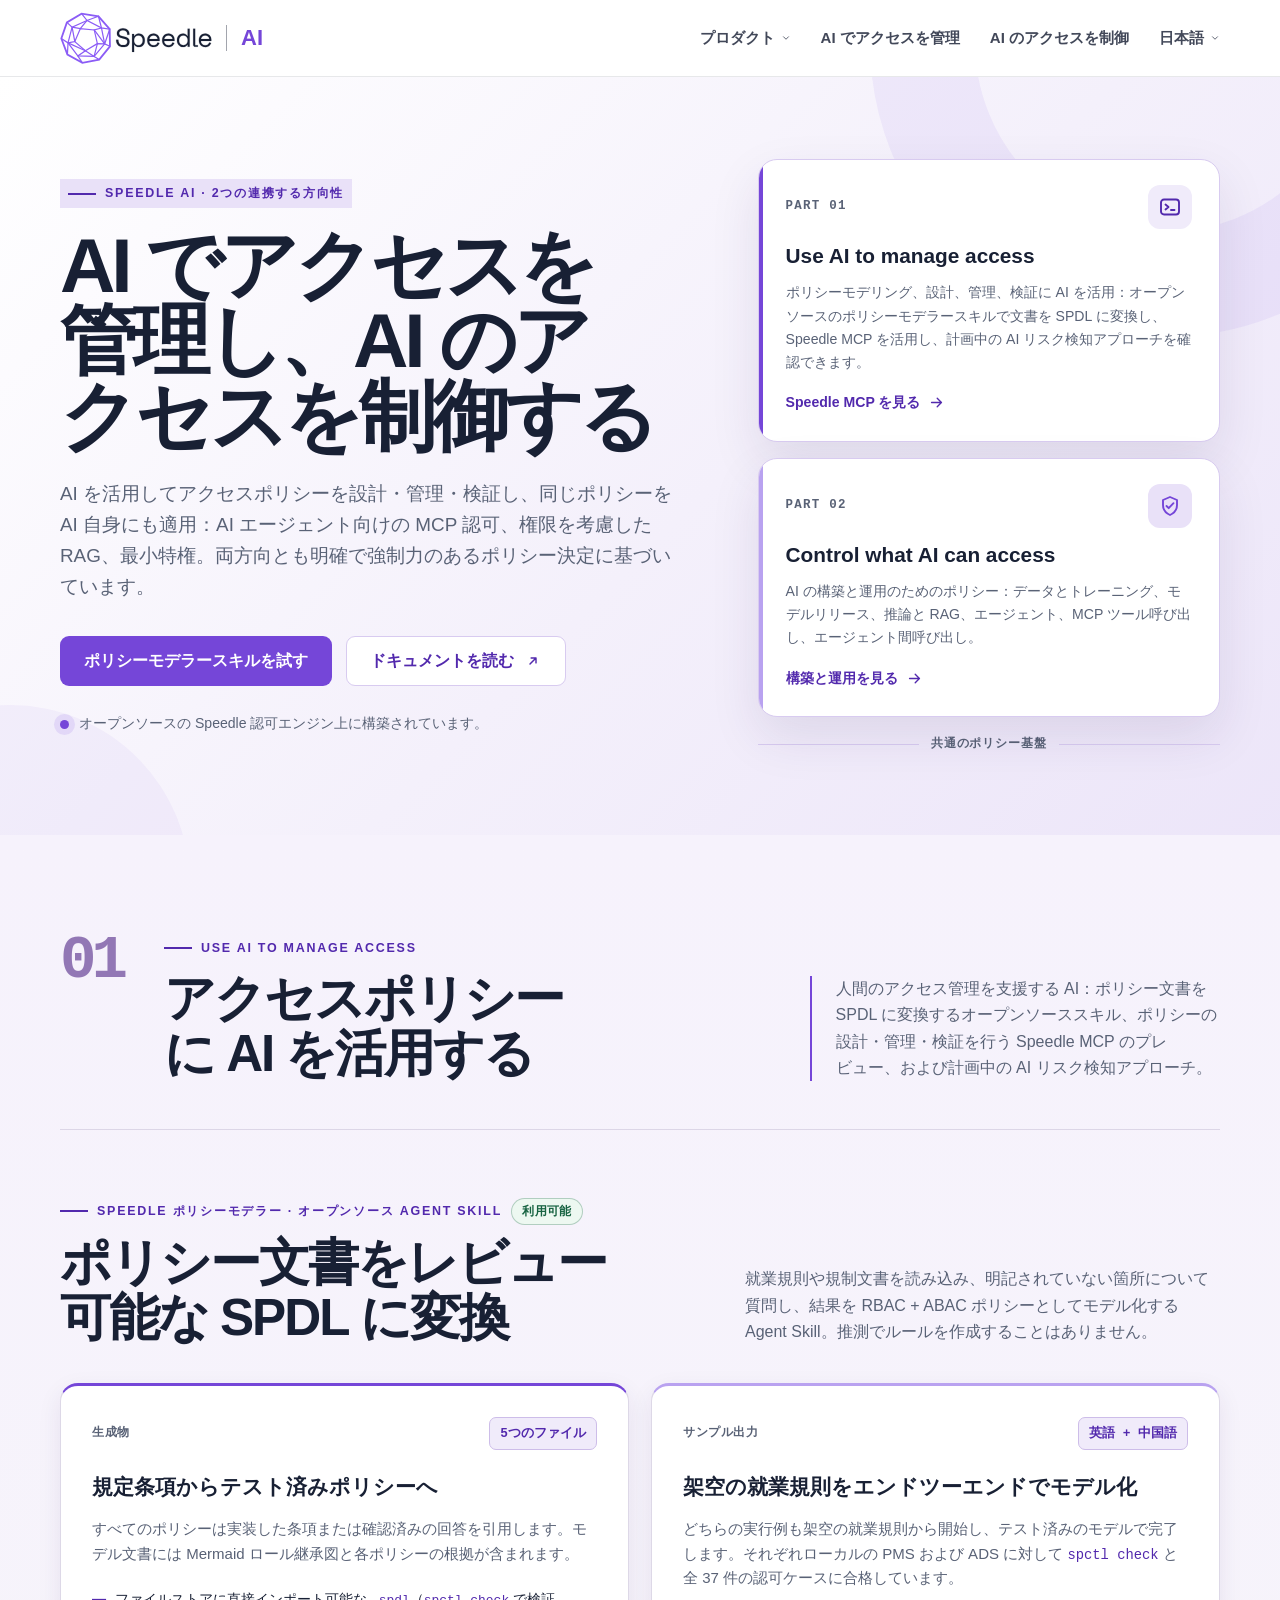
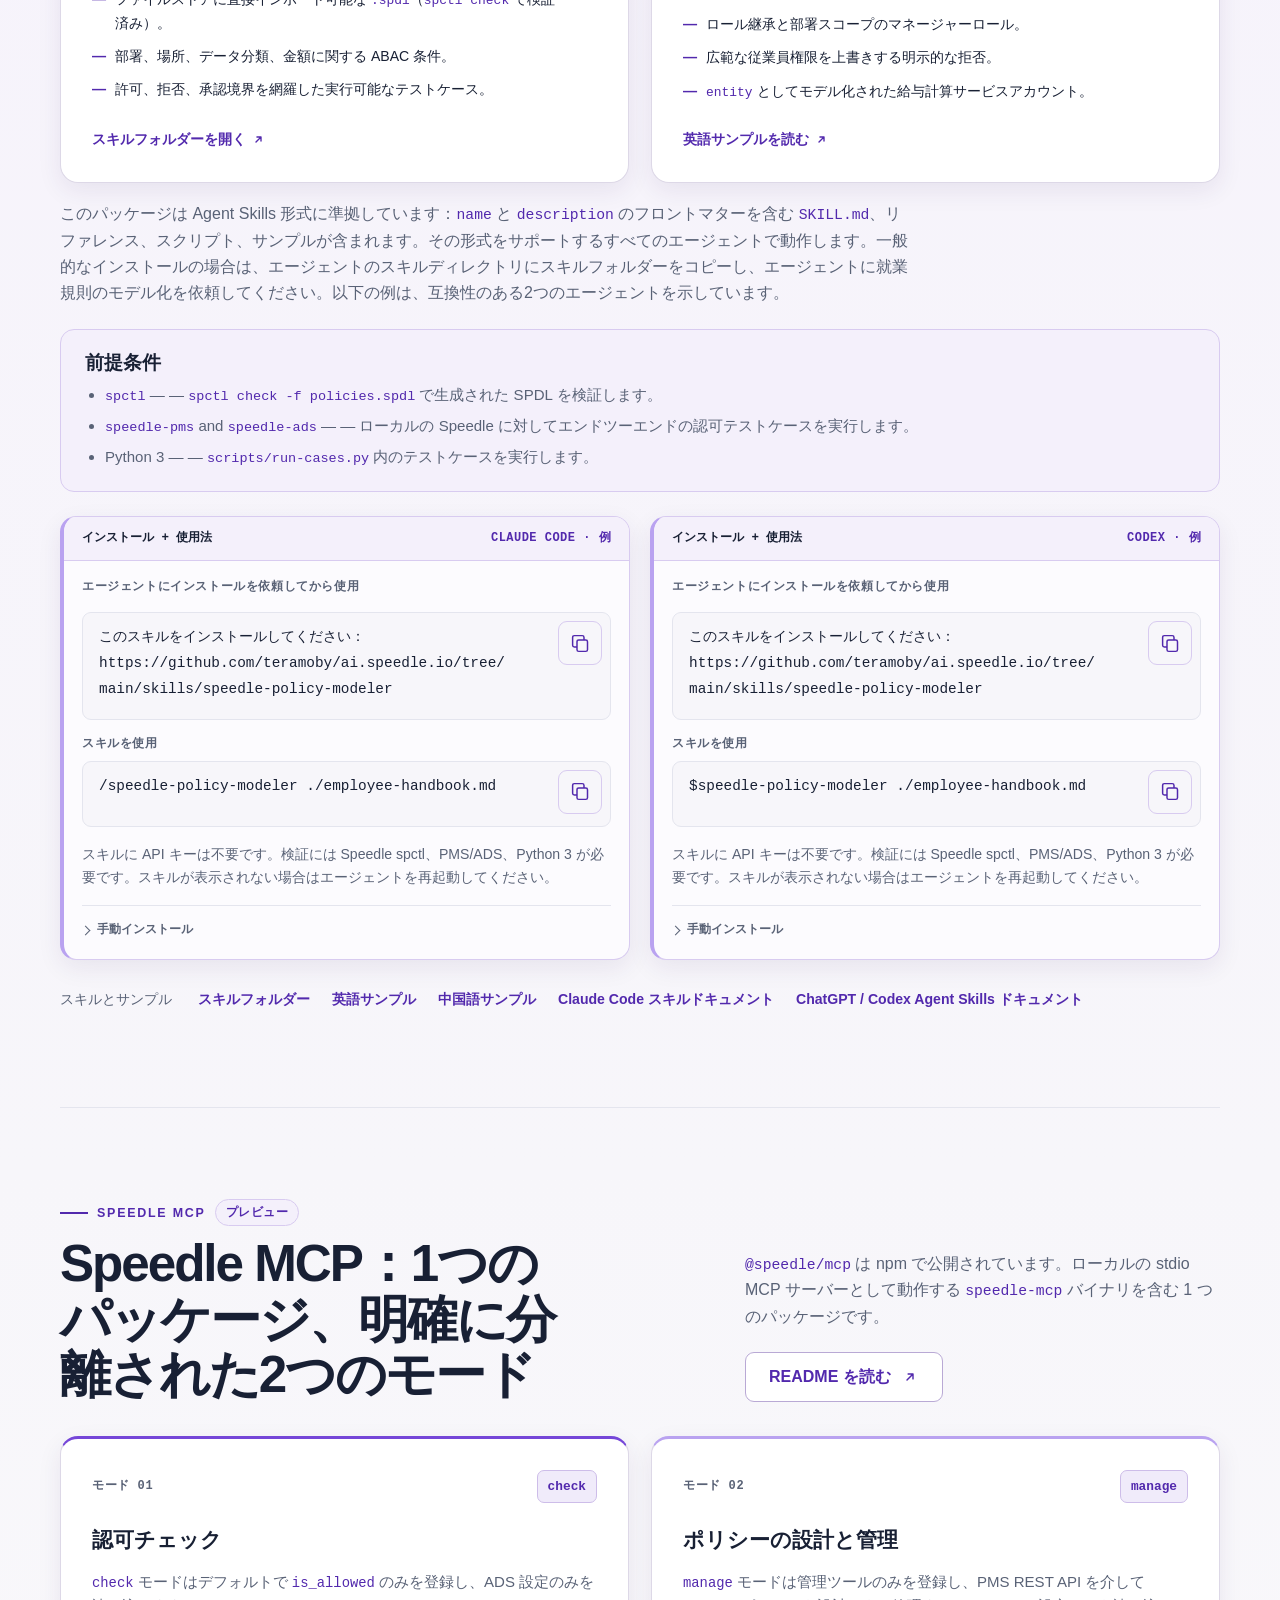
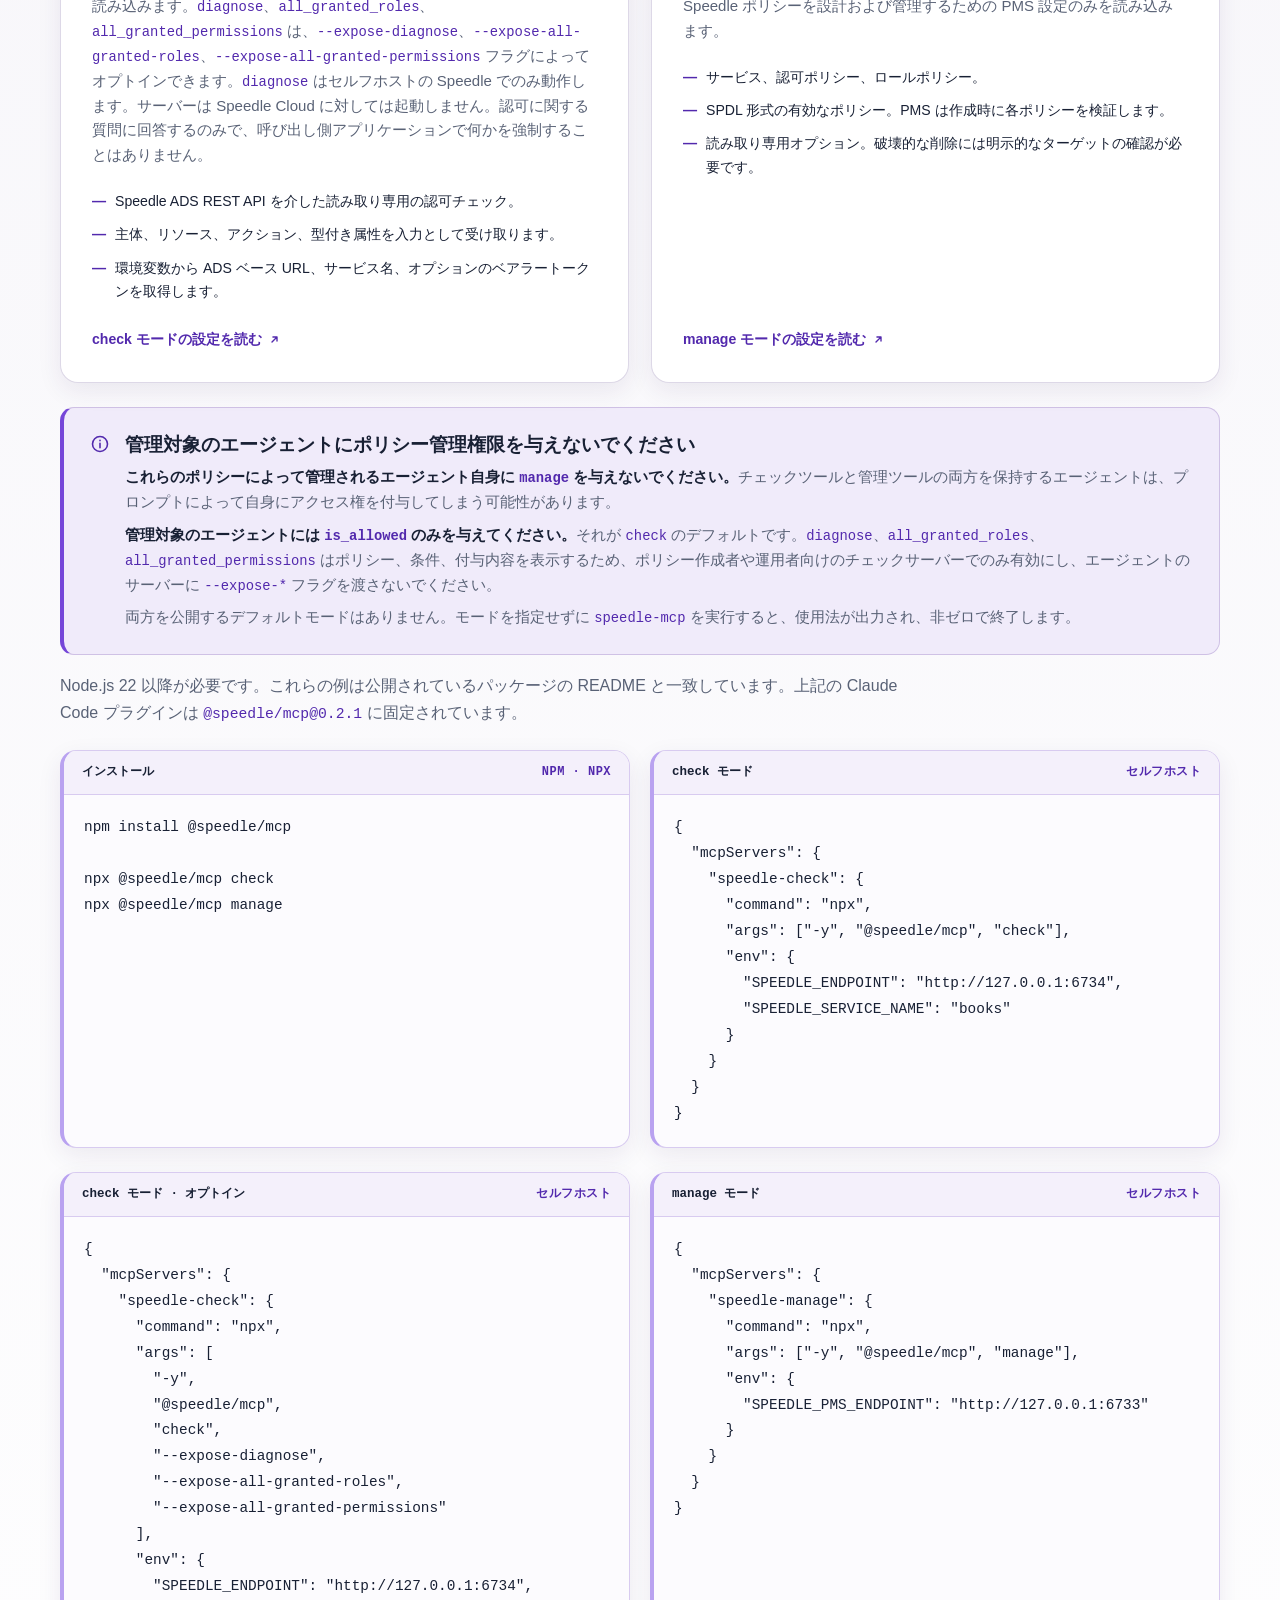
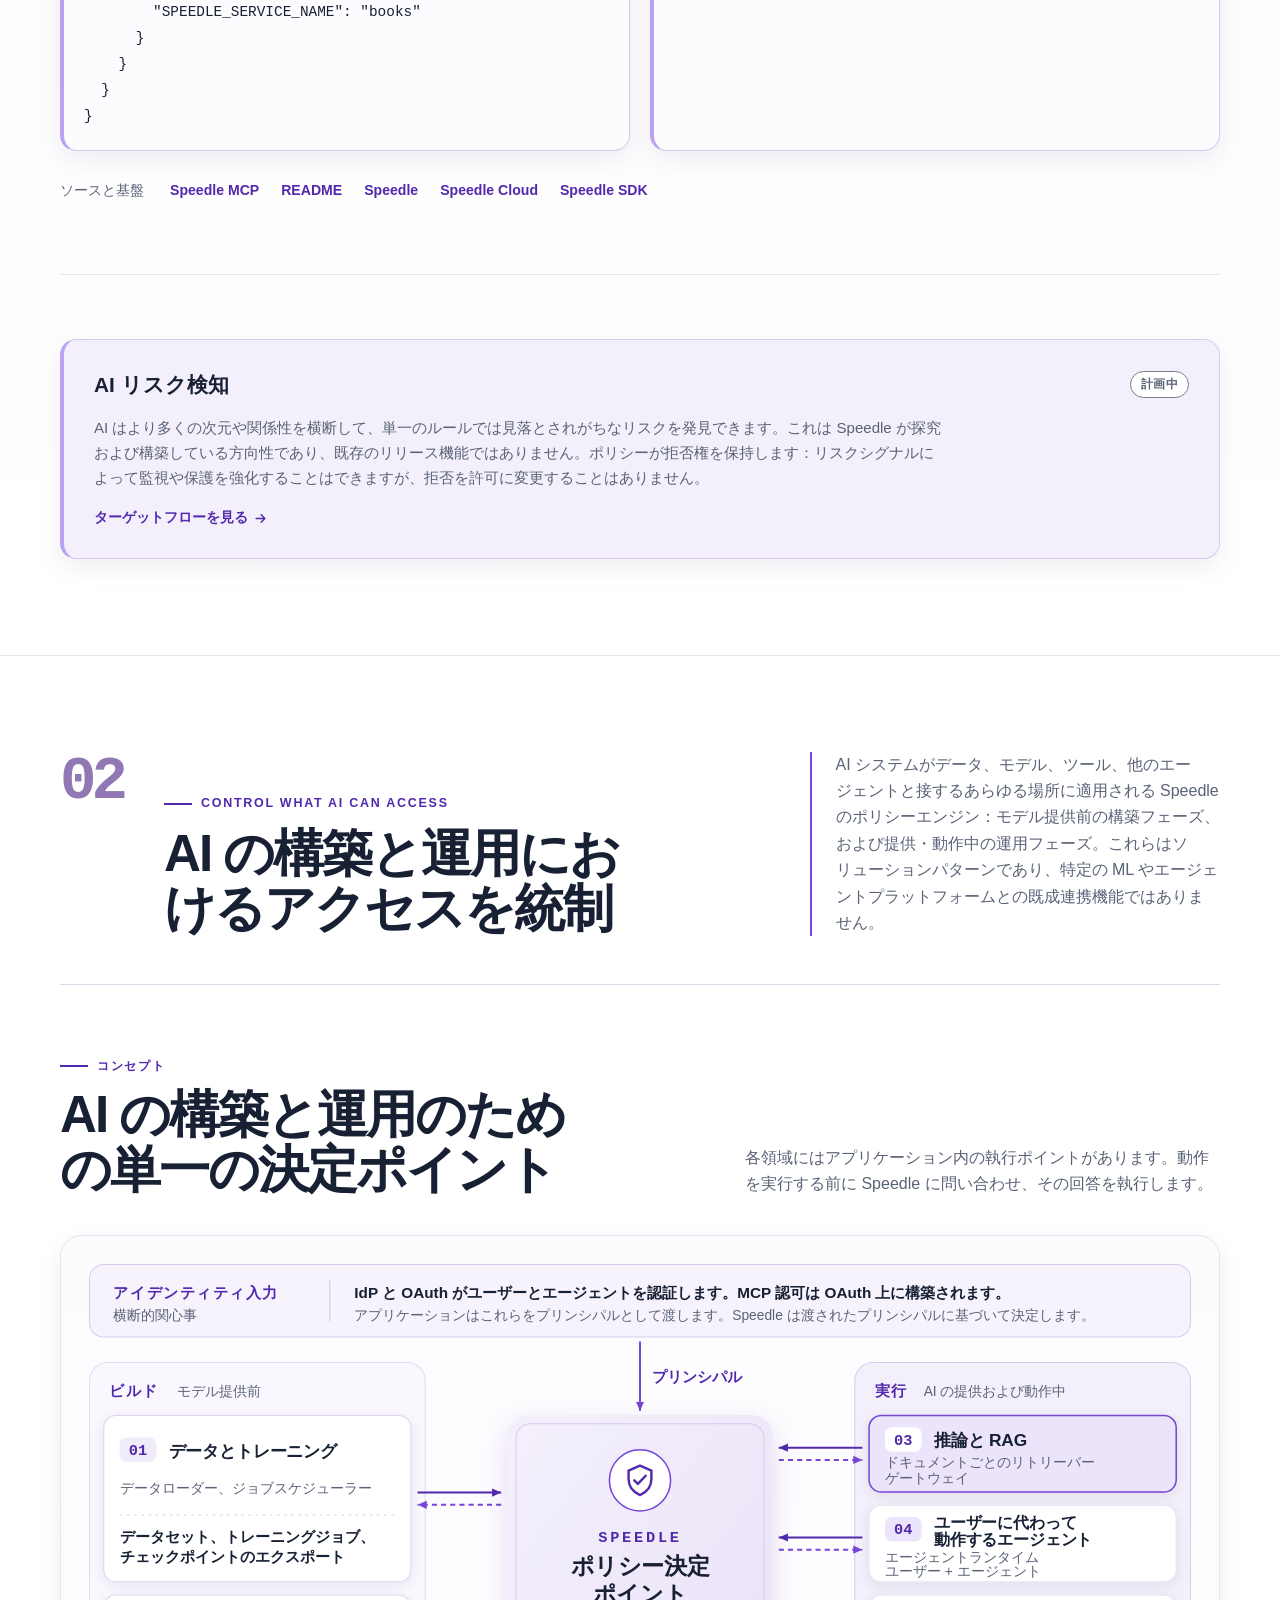
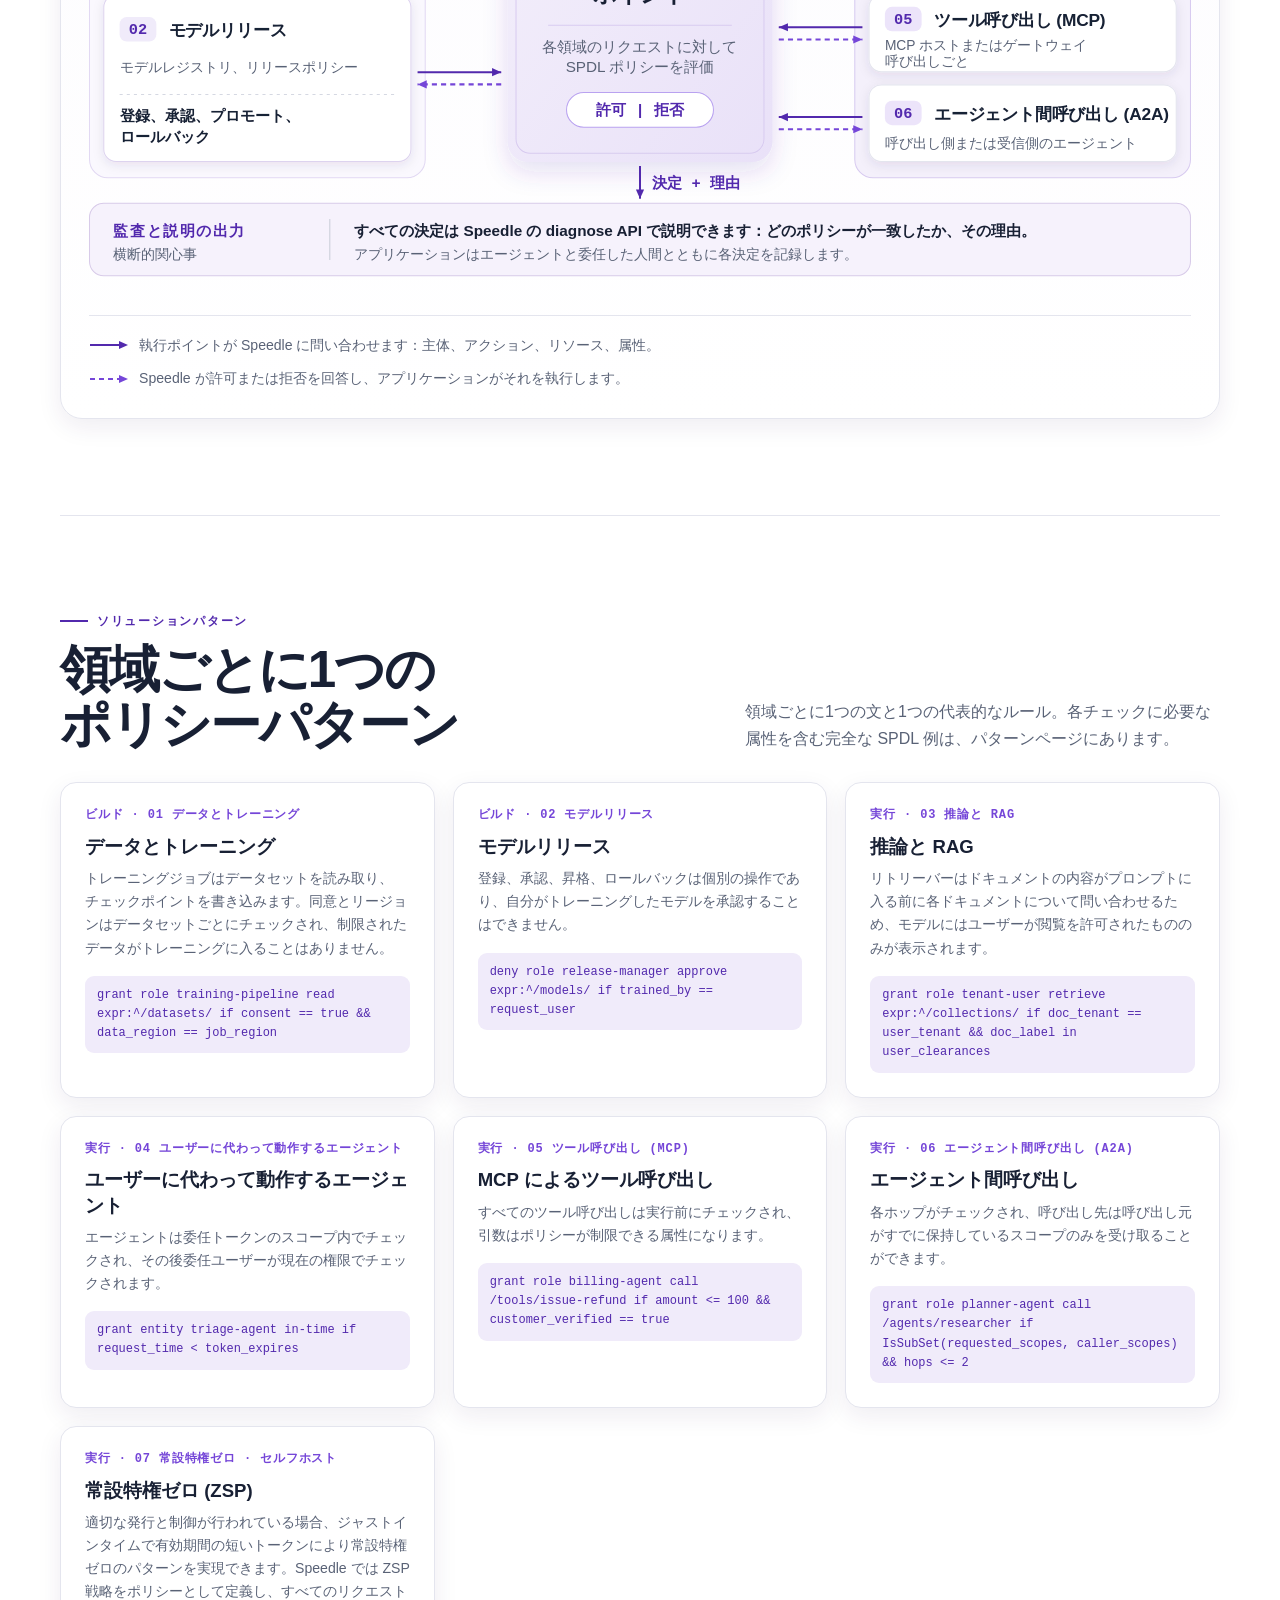
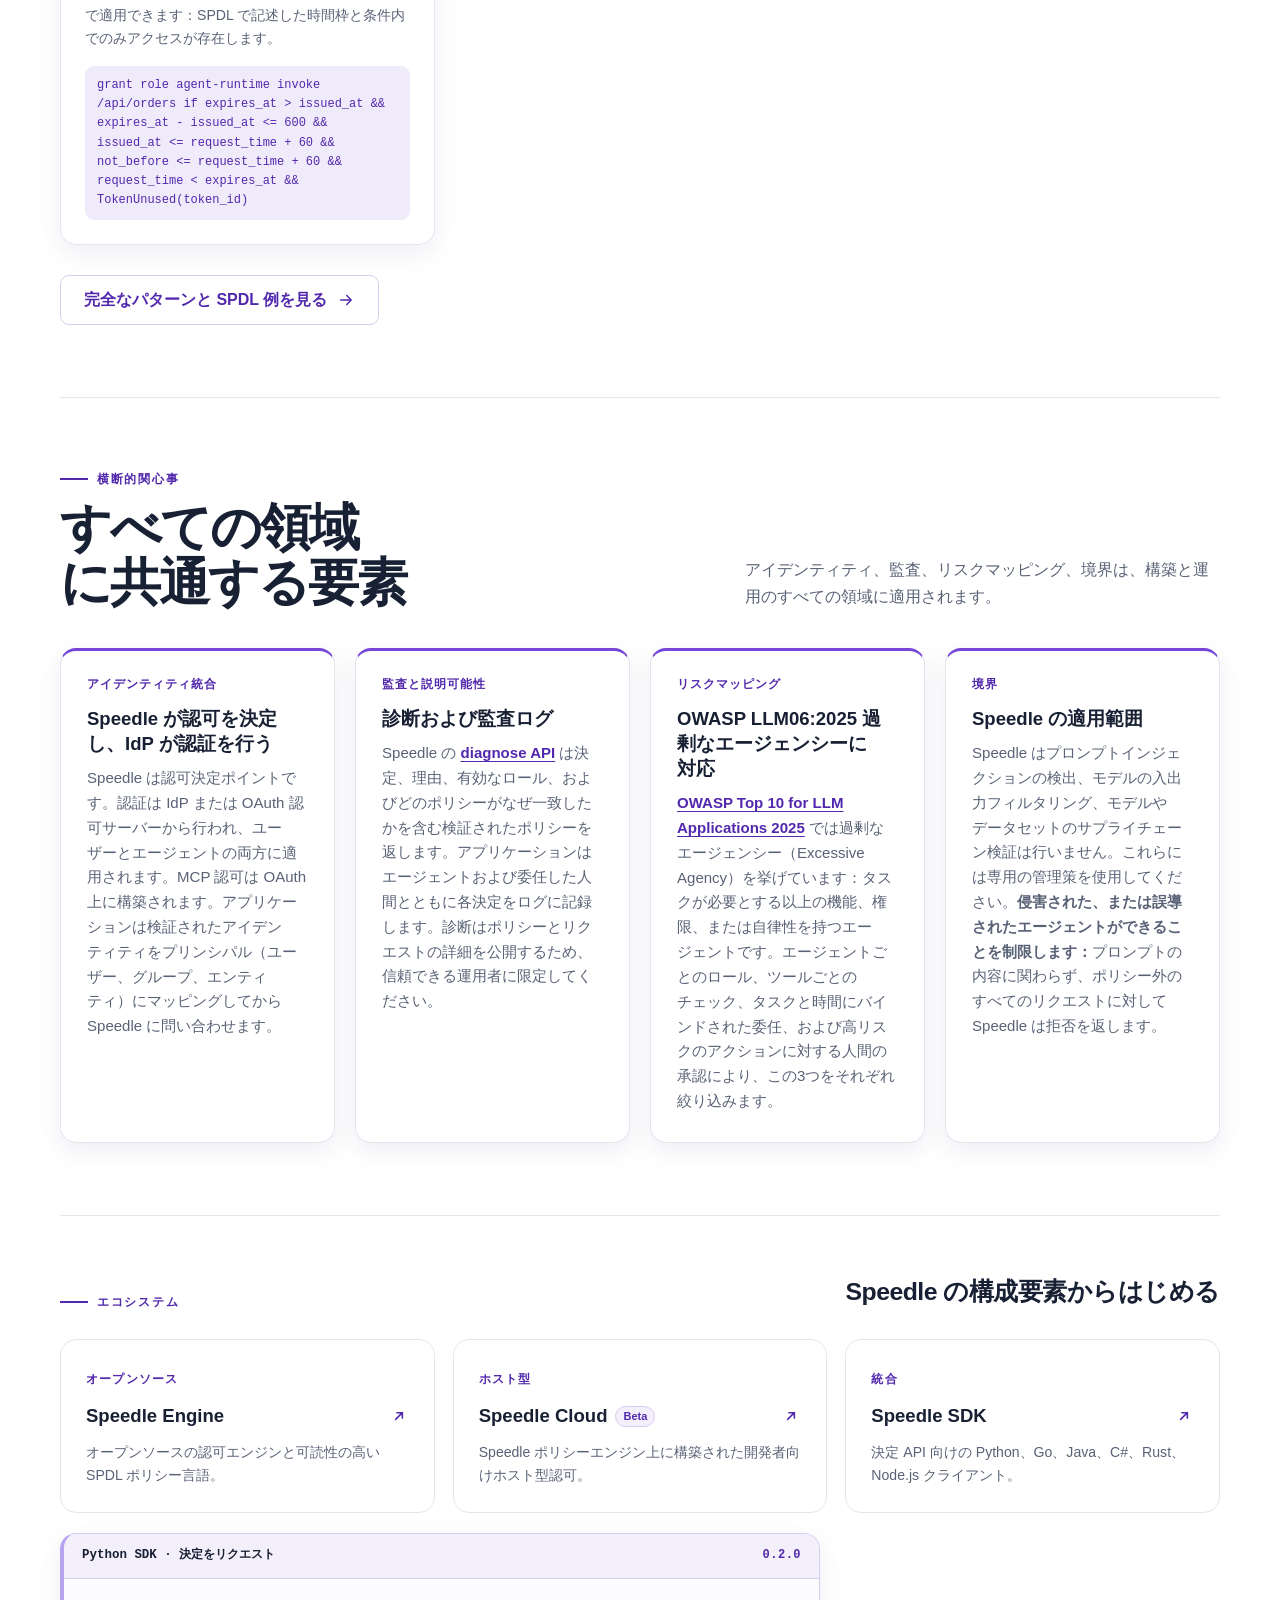
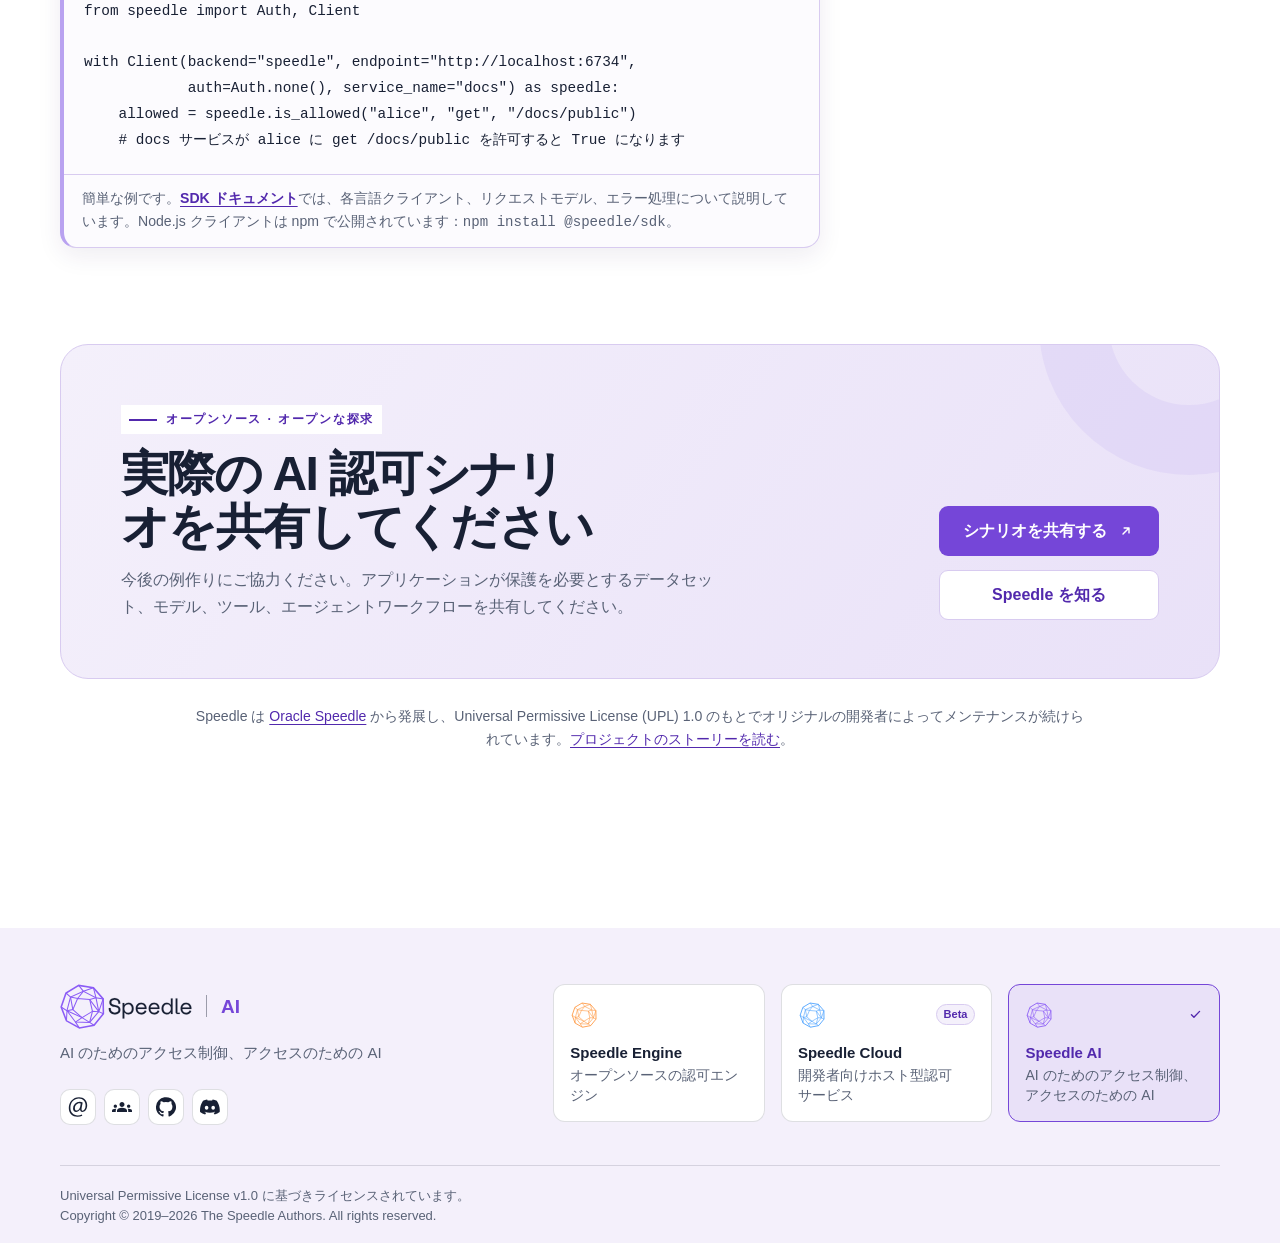
<file: ja/index.html>
<!doctype html>
<html lang="ja">
<head>
  <meta charset="utf-8">
  <meta name="viewport" content="width=device-width, initial-scale=1">
  <meta name="theme-color" content="#ffffff">
  <meta name="color-scheme" content="light">
  <title>Speedle AI — アクセス制御のための AI、AI のためのアクセス制御</title>
  <meta name="description" content="Speedle AI：AI エージェントの認可とアクセス制御 — MCP 認可、権限を考慮した RAG、A2A 呼び出し、常設特権ゼロ (ZSP)、最小特権。">
  <meta name="robots" content="index, follow, max-image-preview:large">
  <link rel="canonical" href="https://ai.speedle.io/ja/">
  <link rel="alternate" hreflang="en" href="https://ai.speedle.io/">
  <link rel="alternate" hreflang="zh-CN" href="https://ai.speedle.io/zh/">
  <link rel="alternate" hreflang="x-default" href="https://ai.speedle.io/">
  <meta property="og:type" content="website">
  <meta property="og:locale" content="ja_JP">
  <meta property="og:site_name" content="Speedle AI">
  <meta property="og:title" content="Speedle AI — アクセス制御のための AI、AI のためのアクセス制御">
  <meta property="og:description" content="Speedle AI：AI エージェントの認可とアクセス制御 — MCP 認可、権限を考慮した RAG、A2A 呼び出し、常設特権ゼロ (ZSP)、最小特権。">
  <meta property="og:url" content="https://ai.speedle.io/ja/">
  <meta property="og:image" content="https://ai.speedle.io/assets/og-image.png">
  <meta property="og:image:type" content="image/png">
  <meta property="og:image:width" content="1200">
  <meta property="og:image:height" content="630">
  <meta property="og:image:alt" content="Speedle AI：AI エージェントの認可とアクセス制御、Speedle スフィアマーク">
  <meta name="twitter:card" content="summary_large_image">
  <meta name="twitter:title" content="Speedle AI — アクセス制御のための AI、AI のためのアクセス制御">
  <meta name="twitter:description" content="Speedle AI：AI エージェントの認可とアクセス制御 — MCP 認可、権限を考慮した RAG、A2A 呼び出し、常設特権ゼロ (ZSP)、最小特権。">
  <meta name="twitter:image" content="https://ai.speedle.io/assets/og-image.png">
  <meta name="twitter:image:alt" content="Speedle AI：AI エージェントの認可とアクセス制御、Speedle スフィアマーク">
  <link rel="icon" href="/favicon.svg" type="image/svg+xml">
  <link rel="icon" href="/favicon.ico" sizes="any">
  <link rel="apple-touch-icon" href="/apple-touch-icon.png">
  <link rel="stylesheet" href="/styles.css">
  <script src="/app.js" defer></script>
  <script type="application/ld+json">
  {
    "@context": "https://schema.org",
    "@type": "Organization",
    "@id": "https://engine.speedle.io/#organization",
    "name": "Speedle",
    "url": "https://engine.speedle.io/ja/",
    "logo": "https://ai.speedle.io/apple-touch-icon.png",
    "sameAs": [
      "https://github.com/teramoby/speedle-plus",
      "https://engine.speedle.io/",
      "https://cloud.speedle.io/",
      "https://ai.speedle.io/"
    ]
  }
  </script>
  <script type="application/ld+json">
  {
    "@context": "https://schema.org",
    "@type": "WebSite",
    "@id": "https://ai.speedle.io/ja/#website",
    "url": "https://ai.speedle.io/ja/",
    "name": "Speedle AI",
    "inLanguage": "ja",
    "publisher": {
      "@id": "https://engine.speedle.io/#organization"
    }
  }
  </script>
  <script type="application/ld+json">
  {
    "@context": "https://schema.org",
    "@type": "SoftwareApplication",
    "@id": "https://ai.speedle.io/ja/#software",
    "name": "Speedle AI",
    "url": "https://ai.speedle.io/ja/",
    "inLanguage": "ja",
    "description": "Speedle AI はオープンソースの Speedle 認可エンジンを AI アクセス管理に適用します：AI エージェントの認可、MCP 認可、権限を考慮した RAG、常設特権ゼロ (ZSP)、エージェント間呼び出し (A2A)。",
    "applicationCategory": "SecurityApplication",
    "isAccessibleForFree": true,
    "license": "https://opensource.org/license/upl",
    "codeRepository": "https://github.com/teramoby/speedle-plus",
    "publisher": {
      "@id": "https://engine.speedle.io/#organization"
    }
  }
  </script>
</head>
<body>
<svg class="sprite" aria-hidden="true" focusable="false">
    <symbol id="i-arrow" viewBox="0 0 24 24"><path d="M5 12h14M13 6l6 6-6 6"/></symbol>
    <symbol id="i-external" viewBox="0 0 24 24"><path d="M8 16 16 8M9.5 8H16v6.5"/></symbol>
    <symbol id="i-terminal" viewBox="0 0 24 24"><rect x="3" y="4.5" width="18" height="15" rx="3"/><path d="m7.5 9.5 3 2.5-3 2.5M13 15h3.5"/></symbol>
    <symbol id="i-info" viewBox="0 0 24 24"><circle cx="12" cy="12" r="9"/><path d="M12 11v5.5M12 7.5v.5"/></symbol>
    <symbol id="i-check" viewBox="0 0 24 24"><path d="m5.5 12.5 4 4 9-9.5"/></symbol>
    <symbol id="i-cross" viewBox="0 0 24 24"><path d="m7 7 10 10M17 7 7 17"/></symbol>
    <symbol id="i-shield" viewBox="0 0 24 24"><path d="m12 3 7 3v5c0 4.6-2.8 8.1-7 10-4.2-1.9-7-5.4-7-10V6l7-3Z"/><path d="m8.5 12 2.2 2.2 4.8-5"/></symbol>
    <symbol id="i-signals" viewBox="0 0 24 24"><circle cx="12" cy="12" r="2.5"/><circle cx="5" cy="5" r="1.7"/><circle cx="19" cy="5" r="1.7"/><circle cx="5" cy="19" r="1.7"/><circle cx="19" cy="19" r="1.7"/><path d="m6.3 6.3 3.9 3.9m3.6 0 3.9-3.9m-11.4 11.4 3.9-3.9m3.6 0 3.9 3.9"/></symbol>
    <symbol id="i-speedle-sphere" viewBox="22 22 114 114"><g fill="none" stroke="currentColor" stroke-linejoin="miter" stroke-miterlimit="3" stroke-linecap="butt"><polygon stroke-width="3.6" points="41.83 47.82 30.67 80.15 42.9 112.09 72.8 128.69 106.38 122.19 127.93 95.63 127.36 61.43 104.94 35.6 71.16 30.23"/><g stroke-width="2.4"><polygon points="81.97 43.92 52.19 57.23 44.03 88.8 63.62 114.87 96.22 115.81 117.28 90.9 110.94 58.91"/><polygon points="68.57 60.42 57.6 86.19 78.73 104.59 102.75 90.18 96.47 62.88"/><path d="M41.83 47.82L52.19 57.23 68.57 60.42 81.97 43.92 71.16 30.23 M30.67 80.15L44.03 88.8 42.9 112.09 M52.19 57.23L57.6 86.19 44.03 88.8 78.73 104.59 63.62 114.87 72.8 128.69 M78.73 104.59L96.22 115.81 106.38 122.19 M96.22 115.81L102.75 90.18 117.28 90.9 127.93 95.63 M117.28 90.9L127.36 61.43 110.94 58.91 104.94 35.6 81.97 43.92 M110.94 58.91L96.47 62.88 117.28 90.9"/></g></g></symbol>
  </svg>

  <a class="skip-link" href="#main">Skip to content</a>

<header class="site-header">
    <div class="wrap nav">
      <a class="brand" href="/ja/" aria-label="Speedle AI ホーム">
        <img src="/assets/speedle-mark-ai.svg" width="152" height="52" alt="Speedle">
        <span class="brand-divider" aria-hidden="true"></span>
        <span class="brand-product">AI</span>
      </a>
      <button class="menu" type="button" aria-expanded="false" aria-controls="site-nav" aria-label="ナビゲーションを開く">☰</button>
      <nav id="site-nav" class="nav-links" aria-label="メインナビゲーション">
        <div class="products">
          <button class="products-toggle" type="button" aria-haspopup="true" aria-expanded="false" aria-controls="products-menu">プロダクト<svg class="products-chevron" viewBox="0 0 24 24" aria-hidden="true"><path d="m6 9 6 6 6-6"/></svg></button>
          <div class="products-panel" id="products-menu" role="menu" aria-label="Speedle プロダクト">
            <span class="products-heading" aria-hidden="true">プロダクト</span>
            <a class="product-row" href="https://engine.speedle.io/ja/" role="menuitem">
              <svg class="product-sphere product-engine" aria-hidden="true"><use href="#i-speedle-sphere"/></svg>
              <span class="product-copy"><span class="product-name">Speedle Engine</span><span class="product-description">オープンソースの認可エンジン</span></span>
            </a>
            <a class="product-row" href="https://cloud.speedle.io/ja/" role="menuitem">
              <svg class="product-sphere product-cloud" aria-hidden="true"><use href="#i-speedle-sphere"/></svg>
              <span class="product-copy"><span class="product-name">Speedle Cloud<span class="coming-soon">Beta</span></span><span class="product-description">開発者向けホスト型認可サービス</span></span>
            </a>
            <a class="product-row" href="https://ai.speedle.io/ja/" role="menuitem" aria-current="page">
              <svg class="product-sphere product-ai" aria-hidden="true"><use href="#i-speedle-sphere"/></svg>
              <span class="product-copy"><span class="product-name">Speedle AI</span><span class="product-description">AI のためのアクセス制御、アクセスのための AI</span></span>
              <svg class="product-check icon icon-sm" aria-hidden="true"><use href="#i-check"/></svg>
            </a>
          </div>
        </div>
        <a href="#ai-for-access">AI でアクセスを管理</a>
        <a href="#access-for-ai">AI のアクセスを制御</a>
        <div class="languages">
          <button class="languages-button" type="button" aria-haspopup="true" aria-expanded="false" aria-controls="languages-panel">日本語<svg class="languages-chevron" viewBox="0 0 24 24" aria-hidden="true"><path d="m6 9 6 6 6-6"/></svg></button>
          <span class="languages-heading" aria-hidden="true">言語</span>
          <div class="languages-panel" id="languages-panel" role="group" aria-label="言語">
            <a class="language-row" href="/" lang="en" hreflang="en">English</a>
            <a class="language-row" href="/ja/" lang="ja" hreflang="ja" aria-current="page">日本語</a>
            <a class="language-row" href="/ko/" lang="ko" hreflang="ko">한국어</a>
            <a class="language-row" href="/es/" lang="es" hreflang="es">Español</a>
            <a class="language-row" href="/zh/" lang="zh-CN" hreflang="zh-CN">中文</a>
          </div>
        </div>
      </nav>
    </div>
  </header>

<main id="main">
    <section id="top" class="hero" aria-labelledby="hero-title">
      <div class="wrap hero-grid">
        <div class="hero-copy">
          <p class="eyebrow">Speedle AI · 2つの連携する方向性</p>
          <h1 id="hero-title">AI でアクセスを管理し、AI のアクセスを制御する</h1>
          <p class="hero-lead">AI を活用してアクセスポリシーを設計・管理・検証し、同じポリシーを AI 自身にも適用：AI エージェント向けの MCP 認可、権限を考慮した RAG、最小特権。両方向とも明確で強制力のあるポリシー決定に基づいています。</p>
          <div class="actions"><a class="button button-primary" href="#policy-modeler">ポリシーモデラースキルを試す</a><a class="button button-secondary" href="https://engine.speedle.io/ja/docs/">ドキュメントを読む<svg class="icon" aria-hidden="true"><use href="#i-external"/></svg></a></div>
          <p class="hero-note"><span aria-hidden="true"></span>オープンソースの Speedle 認可エンジン上に構築されています。</p>
        </div>
        <div class="hero-paths" aria-label="Speedle AI の2つの方向性を見る">
          <a class="path-card" href="#ai-for-access">
            <div class="path-top"><span class="path-index">PART 01</span><span class="path-icon" aria-hidden="true"><svg class="icon"><use href="#i-terminal"/></svg></span></div>
            <h2>Use AI to manage access</h2>
            <p>ポリシーモデリング、設計、管理、検証に AI を活用：オープンソースのポリシーモデラースキルで文書を SPDL に変換し、Speedle MCP を活用し、計画中の AI リスク検知アプローチを確認できます。</p>
            <span class="path-link">Speedle MCP を見る<svg class="icon" aria-hidden="true"><use href="#i-arrow"/></svg></span>
          </a>
          <a class="path-card" href="#access-for-ai">
            <div class="path-top"><span class="path-index">PART 02</span><span class="path-icon" aria-hidden="true"><svg class="icon"><use href="#i-shield"/></svg></span></div>
            <h2>Control what AI can access</h2>
            <p>AI の構築と運用のためのポリシー：データとトレーニング、モデルリリース、推論と RAG、エージェント、MCP ツール呼び出し、エージェント間呼び出し。</p>
            <span class="path-link">構築と運用を見る<svg class="icon" aria-hidden="true"><use href="#i-arrow"/></svg></span>
          </a>
          <p class="hero-foundation"><span></span>共通のポリシー基盤<span></span></p>
        </div>
      </div>
    </section>

    <section id="ai-for-access" class="section part part-one" aria-labelledby="ai-for-access-title">
      <div class="wrap">
        <header class="part-header">
          <span class="part-number" aria-hidden="true">01</span>
          <div class="part-heading"><p class="eyebrow">Use AI to manage access</p><h2 id="ai-for-access-title">アクセスポリシーに AI を活用する</h2></div>
          <p class="part-summary">人間のアクセス管理を支援する AI：ポリシー文書を SPDL に変換するオープンソーススキル、ポリシーの設計・管理・検証を行う Speedle MCP のプレビュー、および計画中の AI リスク検知アプローチ。</p>
        </header>

        <div id="policy-modeler" class="policy-modeler">
          <div class="section-head">
            <div><p class="eyebrow">Speedle ポリシーモデラー · オープンソース Agent Skill<span class="status-badge status-available">利用可能</span></p><h3 id="policy-modeler-title">ポリシー文書をレビュー可能な SPDL に変換</h3></div>
            <p>就業規則や規制文書を読み込み、明記されていない箇所について質問し、結果を RBAC + ABAC ポリシーとしてモデル化する Agent Skill。推測でルールを作成することはありません。</p>
          </div>

          <div class="mode-grid">
            <article class="mode-card">
              <div class="mode-top"><span class="mode-label">生成物</span><code>5つのファイル</code></div>
              <h4>規定条項からテスト済みポリシーへ</h4>
              <p>すべてのポリシーは実装した条項または確認済みの回答を引用します。モデル文書には Mermaid ロール継承図と各ポリシーの根拠が含まれます。</p>
              <ul class="mode-list">
                <li><span>ファイルストアに直接インポート可能な <code>.spdl</code>（<code>spctl check</code> で検証済み）。</span></li>
                <li><span>部署、場所、データ分類、金額に関する ABAC 条件。</span></li>
                <li><span>許可、拒否、承認境界を網羅した実行可能なテストケース。</span></li>
              </ul>
              <a class="mode-link" href="https://github.com/teramoby/ai.speedle.io/tree/main/skills/speedle-policy-modeler">スキルフォルダーを開く<svg class="icon icon-sm" aria-hidden="true"><use href="#i-external"/></svg></a>
            </article>
            <article class="mode-card">
              <div class="mode-top"><span class="mode-label">サンプル出力</span><code>英語 + 中国語</code></div>
              <h4>架空の就業規則をエンドツーエンドでモデル化</h4>
              <p>どちらの実行例も架空の就業規則から開始し、テスト済みのモデルで完了します。それぞれローカルの PMS および ADS に対して <code>spctl check</code> と全 37 件の認可ケースに合格しています。</p>
              <ul class="mode-list">
                <li><span>ロール継承と部署スコープのマネージャーロール。</span></li>
                <li><span>広範な従業員権限を上書きする明示的な拒否。</span></li>
                <li><span><code>entity</code> としてモデル化された給与計算サービスアカウント。</span></li>
              </ul>
              <a class="mode-link" href="https://github.com/teramoby/ai.speedle.io/blob/main/skills/speedle-policy-modeler/examples/en/model.md">英語サンプルを読む<svg class="icon icon-sm" aria-hidden="true"><use href="#i-external"/></svg></a>
            </article>
          </div>

          <p class="launch-note">このパッケージは Agent Skills 形式に準拠しています：<code>name</code> と <code>description</code> のフロントマターを含む <code>SKILL.md</code>、リファレンス、スクリプト、サンプルが含まれます。その形式をサポートするすべてのエージェントで動作します。一般的なインストールの場合は、エージェントのスキルディレクトリにスキルフォルダーをコピーし、エージェントに就業規則のモデル化を依頼してください。以下の例は、互換性のある2つのエージェントを示しています。</p>

          <div class="prerequisites">
            <h4>前提条件</h4>
            <ul>
              <li><code>spctl</code> — — <code>spctl check -f policies.spdl</code> で生成された SPDL を検証します。</li>
              <li><code>speedle-pms</code> and <code>speedle-ads</code> — — ローカルの Speedle に対してエンドツーエンドの認可テストケースを実行します。</li>
              <li>Python 3 — — <code>scripts/run-cases.py</code> 内のテストケースを実行します。</li>
            </ul>
          </div>

          <div class="config-grid">
            <figure class="config-card skill-install">
              <figcaption><span>インストール + 使用法</span><span>Claude Code · 例</span></figcaption>
              <div class="install-body">
                <p class="mode-label">エージェントにインストールを依頼してから使用</p>
                <div class="install-copy">
                  <button class="command-copy-button" type="button" aria-label="コピー" data-success="コピーしました" data-failure="コピーできませんでした。プロンプトを選択してコピーしてください" hidden><svg class="copy-icon" viewBox="0 0 24 24" fill="none" stroke="currentColor" stroke-width="1.7" aria-hidden="true"><rect x="8" y="8" width="12" height="13" rx="2"/><path d="M16 8V5a2 2 0 0 0-2-2H5a2 2 0 0 0-2 2v9a2 2 0 0 0 2 2h3"/></svg><svg class="copied-icon" viewBox="0 0 24 24" fill="none" stroke="currentColor" stroke-width="2" aria-hidden="true"><path d="m5 12 4 4 10-10"/></svg><span class="copy-tooltip" aria-hidden="true">コピー</span></button>
                  <pre class="install-prompt" tabindex="0"><code>このスキルをインストールしてください：
<span class="install-url"><span>https:/</span><wbr><span>/</span><wbr><span>github.com/</span><wbr><span>teramoby/</span><wbr><span>ai.speedle.io/</span><wbr><span>tree/</span><wbr><span>main/</span><wbr><span>skills/</span><wbr><span>speedle-policy-modeler</span></span></code></pre>
                  <span class="command-copy-status" role="status" aria-live="polite"></span>
                </div>
                <div class="install-usage">
                  <p class="mode-label">スキルを使用</p>
                  <div class="install-copy">
                    <button class="command-copy-button" type="button" aria-label="コピー" data-success="コピーしました" data-failure="コピーできませんでした。コマンドを選択してコピーしてください" hidden><svg class="copy-icon" viewBox="0 0 24 24" fill="none" stroke="currentColor" stroke-width="1.7" aria-hidden="true"><rect x="8" y="8" width="12" height="13" rx="2"/><path d="M16 8V5a2 2 0 0 0-2-2H5a2 2 0 0 0-2 2v9a2 2 0 0 0 2 2h3"/></svg><svg class="copied-icon" viewBox="0 0 24 24" fill="none" stroke="currentColor" stroke-width="2" aria-hidden="true"><path d="m5 12 4 4 10-10"/></svg><span class="copy-tooltip" aria-hidden="true">コピー</span></button>
                    <pre tabindex="0"><code>/speedle-policy-modeler ./employee-handbook.md</code></pre>
                    <span class="command-copy-status" role="status" aria-live="polite"></span>
                  </div>
                </div>
                <p class="install-note">スキルに API キーは不要です。検証には Speedle spctl、PMS/ADS、Python 3 が必要です。スキルが表示されない場合はエージェントを再起動してください。</p>
                <details class="manual-install">
                  <summary>手動インストール</summary>
                  <div class="install-copy">
                    <button class="command-copy-button" type="button" aria-label="コピー" data-success="コピーしました" data-failure="コピーできませんでした。コマンドを選択してコピーしてください" hidden><svg class="copy-icon" viewBox="0 0 24 24" fill="none" stroke="currentColor" stroke-width="1.7" aria-hidden="true"><rect x="8" y="8" width="12" height="13" rx="2"/><path d="M16 8V5a2 2 0 0 0-2-2H5a2 2 0 0 0-2 2v9a2 2 0 0 0 2 2h3"/></svg><svg class="copied-icon" viewBox="0 0 24 24" fill="none" stroke="currentColor" stroke-width="2" aria-hidden="true"><path d="m5 12 4 4 10-10"/></svg><span class="copy-tooltip" aria-hidden="true">コピー</span></button>
                    <pre tabindex="0" aria-label="Claude Code で Speedle プラグインをインストールして使用"><code>claude plugin marketplace add teramoby/ai.speedle.io
claude plugin install speedle@speedle

# Claude Code で：
/plugin configure speedle@speedle
/speedle:speedle-policy-modeler ./employee-handbook.md</code></pre>
                    <span class="command-copy-status" role="status" aria-live="polite"></span>
                  </div>
                  <p class="install-note">手動インストールのプラグインには check MCP サーバーも含まれます。ADS エンドポイントとサービス名を設定し、ADS が要求する場合のみ bearer token を設定してください。</p>
                </details>
              </div>
            </figure>
            <figure class="config-card skill-install">
              <figcaption><span>インストール + 使用法</span><span>Codex · 例</span></figcaption>
              <div class="install-body">
                <p class="mode-label">エージェントにインストールを依頼してから使用</p>
                <div class="install-copy">
                  <button class="command-copy-button" type="button" aria-label="コピー" data-success="コピーしました" data-failure="コピーできませんでした。プロンプトを選択してコピーしてください" hidden><svg class="copy-icon" viewBox="0 0 24 24" fill="none" stroke="currentColor" stroke-width="1.7" aria-hidden="true"><rect x="8" y="8" width="12" height="13" rx="2"/><path d="M16 8V5a2 2 0 0 0-2-2H5a2 2 0 0 0-2 2v9a2 2 0 0 0 2 2h3"/></svg><svg class="copied-icon" viewBox="0 0 24 24" fill="none" stroke="currentColor" stroke-width="2" aria-hidden="true"><path d="m5 12 4 4 10-10"/></svg><span class="copy-tooltip" aria-hidden="true">コピー</span></button>
                  <pre class="install-prompt" tabindex="0"><code>このスキルをインストールしてください：
<span class="install-url"><span>https:/</span><wbr><span>/</span><wbr><span>github.com/</span><wbr><span>teramoby/</span><wbr><span>ai.speedle.io/</span><wbr><span>tree/</span><wbr><span>main/</span><wbr><span>skills/</span><wbr><span>speedle-policy-modeler</span></span></code></pre>
                  <span class="command-copy-status" role="status" aria-live="polite"></span>
                </div>
                <div class="install-usage">
                  <p class="mode-label">スキルを使用</p>
                  <div class="install-copy">
                    <button class="command-copy-button" type="button" aria-label="コピー" data-success="コピーしました" data-failure="コピーできませんでした。コマンドを選択してコピーしてください" hidden><svg class="copy-icon" viewBox="0 0 24 24" fill="none" stroke="currentColor" stroke-width="1.7" aria-hidden="true"><rect x="8" y="8" width="12" height="13" rx="2"/><path d="M16 8V5a2 2 0 0 0-2-2H5a2 2 0 0 0-2 2v9a2 2 0 0 0 2 2h3"/></svg><svg class="copied-icon" viewBox="0 0 24 24" fill="none" stroke="currentColor" stroke-width="2" aria-hidden="true"><path d="m5 12 4 4 10-10"/></svg><span class="copy-tooltip" aria-hidden="true">コピー</span></button>
                    <pre tabindex="0"><code>$speedle-policy-modeler ./employee-handbook.md</code></pre>
                    <span class="command-copy-status" role="status" aria-live="polite"></span>
                  </div>
                </div>
                <p class="install-note">スキルに API キーは不要です。検証には Speedle spctl、PMS/ADS、Python 3 が必要です。スキルが表示されない場合はエージェントを再起動してください。</p>
                <details class="manual-install">
                  <summary>手動インストール</summary>
                  <div class="install-copy">
                    <button class="command-copy-button" type="button" aria-label="コピー" data-success="コピーしました" data-failure="コピーできませんでした。コマンドを選択してコピーしてください" hidden><svg class="copy-icon" viewBox="0 0 24 24" fill="none" stroke="currentColor" stroke-width="1.7" aria-hidden="true"><rect x="8" y="8" width="12" height="13" rx="2"/><path d="M16 8V5a2 2 0 0 0-2-2H5a2 2 0 0 0-2 2v9a2 2 0 0 0 2 2h3"/></svg><svg class="copied-icon" viewBox="0 0 24 24" fill="none" stroke="currentColor" stroke-width="2" aria-hidden="true"><path d="m5 12 4 4 10-10"/></svg><span class="copy-tooltip" aria-hidden="true">コピー</span></button>
                    <pre tabindex="0" aria-label="Codex で Speedle ポリシーモデラースキルをインストールして使用"><code>git clone --depth 1 https://github.com/teramoby/ai.speedle.io.git
mkdir -p ~/.agents/skills
cp -R ai.speedle.io/skills/speedle-policy-modeler \
  ~/.agents/skills/

# Codex CLI または IDE 拡張機能で：
$speedle-policy-modeler ./employee-handbook.md</code></pre>
                    <span class="command-copy-status" role="status" aria-live="polite"></span>
                  </div>
                </details>
              </div>
            </figure>
          </div>

          <div class="mcp-resources"><span>スキルとサンプル</span><a href="https://github.com/teramoby/ai.speedle.io/tree/main/skills/speedle-policy-modeler">スキルフォルダー</a><a href="https://github.com/teramoby/ai.speedle.io/blob/main/skills/speedle-policy-modeler/examples/en/model.md">英語サンプル</a><a href="https://github.com/teramoby/ai.speedle.io/blob/main/skills/speedle-policy-modeler/examples/zh/model.md">中国語サンプル</a><a href="https://code.claude.com/docs/en/skills">Claude Code スキルドキュメント</a><a href="https://learn.chatgpt.com/docs/build-skills">ChatGPT / Codex Agent Skills ドキュメント</a></div>
        </div>

        <div id="mcp" class="subsection mcp">
          <div class="section-head mcp-intro">
            <div><p class="eyebrow">Speedle MCP<span class="status-badge status-preview">プレビュー</span></p><h3 id="mcp-title">Speedle MCP：1つのパッケージ、明確に分離された2つのモード</h3></div>
            <div class="mcp-lead">
              <p><code>@speedle/mcp</code> は npm で公開されています。ローカルの stdio MCP サーバーとして動作する <code>speedle-mcp</code> バイナリを含む 1 つのパッケージです。</p>
              <a class="button button-outline" href="https://github.com/teramoby/speedle-mcp/blob/main/README.md">README を読む<svg class="icon" aria-hidden="true"><use href="#i-external"/></svg></a>
            </div>
          </div>

          <div class="mode-grid">
            <article class="mode-card">
              <div class="mode-top"><span class="mode-label">モード 01</span><code>check</code></div>
              <h4>認可チェック</h4>
              <p><code>check</code> モードはデフォルトで <code>is_allowed</code> のみを登録し、ADS 設定のみを読み込みます。<code>diagnose</code>、<code>all_granted_roles</code>、<code>all_granted_permissions</code> は、<code>--expose-diagnose</code>、<code>--expose-all-granted-roles</code>、<code>--expose-all-granted-permissions</code> フラグによってオプトインできます。<code>diagnose</code> はセルフホストの Speedle でのみ動作します。サーバーは Speedle Cloud に対しては起動しません。認可に関する質問に回答するのみで、呼び出し側アプリケーションで何かを強制することはありません。</p>
              <ul class="mode-list">
                <li>Speedle ADS REST API を介した読み取り専用の認可チェック。</li>
                <li>主体、リソース、アクション、型付き属性を入力として受け取ります。</li>
                <li>環境変数から ADS ベース URL、サービス名、オプションのベアラートークンを取得します。</li>
              </ul>
              <a class="mode-link" href="https://github.com/teramoby/speedle-mcp/blob/main/README.md#check-mode--self-hosted-speedle-loopback-or-internal-ads">check モードの設定を読む<svg class="icon icon-sm" aria-hidden="true"><use href="#i-external"/></svg></a>
            </article>
            <article class="mode-card">
              <div class="mode-top"><span class="mode-label">モード 02</span><code>manage</code></div>
              <h4>ポリシーの設計と管理</h4>
              <p><code>manage</code> モードは管理ツールのみを登録し、PMS REST API を介して Speedle ポリシーを設計および管理するための PMS 設定のみを読み込みます。</p>
              <ul class="mode-list">
                <li>サービス、認可ポリシー、ロールポリシー。</li>
                <li>SPDL 形式の有効なポリシー。PMS は作成時に各ポリシーを検証します。</li>
                <li>読み取り専用オプション。破壊的な削除には明示的なターゲットの確認が必要です。</li>
              </ul>
              <a class="mode-link" href="https://github.com/teramoby/speedle-mcp/blob/main/README.md#manage-mode--self-hosted-speedle-policy-management-pms">manage モードの設定を読む<svg class="icon icon-sm" aria-hidden="true"><use href="#i-external"/></svg></a>
            </article>
          </div>

          <aside class="mcp-security" aria-labelledby="mcp-security-title">
            <svg class="icon" aria-hidden="true"><use href="#i-info"/></svg>
            <div><h4 id="mcp-security-title">管理対象のエージェントにポリシー管理権限を与えないでください</h4><p><strong>これらのポリシーによって管理されるエージェント自身に <code>manage</code> を与えないでください。</strong>チェックツールと管理ツールの両方を保持するエージェントは、プロンプトによって自身にアクセス権を付与してしまう可能性があります。</p><p><strong>管理対象のエージェントには <code>is_allowed</code> のみを与えてください。</strong>それが <code>check</code> のデフォルトです。<code>diagnose</code>、<code>all_granted_roles</code>、<code>all_granted_permissions</code> はポリシー、条件、付与内容を表示するため、ポリシー作成者や運用者向けのチェックサーバーでのみ有効にし、エージェントのサーバーに <code>--expose-*</code> フラグを渡さないでください。</p><p>両方を公開するデフォルトモードはありません。モードを指定せずに <code>speedle-mcp</code> を実行すると、使用法が出力され、非ゼロで終了します。</p></div>
          </aside>

          <p class="launch-note">Node.js 22 以降が必要です。これらの例は公開されているパッケージの README と一致しています。上記の Claude Code プラグインは <code>@speedle/mcp@0.2.1</code> に固定されています。</p>

          <div class="config-grid">
            <figure class="config-card">
              <figcaption><span>インストール</span><span>npm · npx</span></figcaption>
              <pre tabindex="0" aria-label="@speedle/mcp をインストールするか speedle-mcp バイナリを実行"><code>npm install @speedle/mcp

npx @speedle/mcp check
npx @speedle/mcp manage</code></pre>
            </figure>
            <figure class="config-card">
              <figcaption><span>check モード</span><span>セルフホスト</span></figcaption>
              <pre tabindex="0" aria-label="Speedle MCP check モードの MCP クライアント設定"><code>{
  "mcpServers": {
    "speedle-check": {
      "command": "npx",
      "args": ["-y", "@speedle/mcp", "check"],
      "env": {
        "SPEEDLE_ENDPOINT": "http://127.0.0.1:6734",
        "SPEEDLE_SERVICE_NAME": "books"
      }
    }
  }
}</code></pre>
            </figure>
          </div>

          <div class="config-grid">
            <figure class="config-card">
              <figcaption><span>check モード · オプトイン</span><span>セルフホスト</span></figcaption>
              <pre tabindex="0" aria-label="追加の check モードツールをオプトインする MCP クライアント設定"><code>{
  "mcpServers": {
    "speedle-check": {
      "command": "npx",
      "args": [
        "-y",
        "@speedle/mcp",
        "check",
        "--expose-diagnose",
        "--expose-all-granted-roles",
        "--expose-all-granted-permissions"
      ],
      "env": {
        "SPEEDLE_ENDPOINT": "http://127.0.0.1:6734",
        "SPEEDLE_SERVICE_NAME": "books"
      }
    }
  }
}</code></pre>
            </figure>
            <figure class="config-card">
              <figcaption><span>manage モード</span><span>セルフホスト</span></figcaption>
              <pre tabindex="0" aria-label="Speedle MCP manage モードの MCP クライアント設定"><code>{
  "mcpServers": {
    "speedle-manage": {
      "command": "npx",
      "args": ["-y", "@speedle/mcp", "manage"],
      "env": {
        "SPEEDLE_PMS_ENDPOINT": "http://127.0.0.1:6733"
      }
    }
  }
}</code></pre>
            </figure>
          </div>

          <div class="mcp-resources"><span>ソースと基盤</span><a href="https://github.com/teramoby/speedle-mcp">Speedle MCP</a><a href="https://github.com/teramoby/speedle-mcp/blob/main/README.md">README</a><a href="https://github.com/teramoby/speedle-plus">Speedle</a><a href="https://cloud.speedle.io/ja/">Speedle Cloud</a><a href="https://github.com/teramoby/speedle-sdk">Speedle SDK</a></div>
        </div>

        <div id="risk-detection" class="risk-detection">
          <article class="risk-card" aria-labelledby="risk-title">
            <div class="risk-card-top"><h3 id="risk-title">AI リスク検知</h3><span class="status-badge status-planned">計画中</span></div>
            <p>AI はより多くの次元や関係性を横断して、単一のルールでは見落とされがちなリスクを発見できます。これは Speedle が探究および構築している方向性であり、既存のリリース機能ではありません。ポリシーが拒否権を保持します：リスクシグナルによって監視や保護を強化することはできますが、拒否を許可に変更することはありません。</p>
            <a class="mode-link" href="/ja/patterns/#risk-detection">ターゲットフローを見る<svg class="icon icon-sm" aria-hidden="true"><use href="#i-arrow"/></svg></a>
          </article>
        </div>
      </div>
    </section>

    <section id="access-for-ai" class="section part part-two" aria-labelledby="access-for-ai-title">
      <div class="wrap">
        <header class="part-header">
          <span class="part-number" aria-hidden="true">02</span>
          <div class="part-heading"><p class="eyebrow">Control what AI can access</p><h2 id="access-for-ai-title">AI の構築と運用におけるアクセスを統制</h2></div>
          <p class="part-summary">AI システムがデータ、モデル、ツール、他のエージェントと接するあらゆる場所に適用される Speedle のポリシーエンジン：モデル提供前の構築フェーズ、および提供・動作中の運用フェーズ。これらはソリューションパターンであり、特定の ML やエージェントプラットフォームとの既成連携機能ではありません。</p>
        </header>

        <div id="lifecycle" class="concept">
          <div class="section-head">
            <div><p class="eyebrow">コンセプト</p><h3 id="concept-title">AI の構築と運用のための単一の決定ポイント</h3></div>
            <p>各領域にはアプリケーション内の執行ポイントがあります。動作を実行する前に Speedle に問い合わせ、その回答を執行します。</p>
          </div>
          <figure class="concept-figure">
            <svg class="cd cd-wide" viewBox="0 0 1080 616" role="img" aria-labelledby="cdw-title cdw-desc">
              <title id="cdw-title">コンセプト: AI の構築と運用のための決定ポイントとしての Speedle</title>
              <desc id="cdw-desc">An identity band at the top: your IdP and OAuth authenticate users and agents, MCP authorization builds on OAuth, and the principals flow into Speedle. On the left, the Build lane has two areas: data and training, asked by the data loader and job scheduler; and model release, asked by the model registry and release pipeline. On the right, the Run lane has four areas: inference and RAG, asked by the retriever per document and the API gateway; agents acting for users, asked by the agent runtime about the agent’s token scope and then the delegating user; tool calls over MCP, asked by the MCP host or gateway; and agent-to-agent calls, asked by the calling or receiving agent. Every area's enforcement point sends a request to Speedle's policy decision point in the centre and receives allow or deny. From Speedle, decisions and their explanations flow into the audit and explain band at the bottom: the diagnose API shows which policy matched and why, and applications アプリはエージェントと委任した 人間とともに各決定を記録します。</desc>
              <defs>
                <linearGradient id="cdw-pdp" x1="0" y1="0" x2="1" y2="1"><stop offset="0" stop-color="#f4f0fb"/><stop offset="1" stop-color="#e9e1f8"/></linearGradient>
                <filter id="cdw-lift" x="-8%" y="-8%" width="116%" height="130%"><feDropShadow dx="0" dy="3" stdDeviation="5" flood-color="#2e1c58" flood-opacity=".09"/></filter>
                <filter id="cdw-lift-strong" x="-15%" y="-10%" width="130%" height="125%"><feDropShadow dx="0" dy="10" stdDeviation="12" flood-color="#5229ad" flood-opacity=".14"/></filter>
                <marker id="cdw-ask" viewBox="0 0 10 10" refX="9" refY="5" markerUnits="userSpaceOnUse" markerWidth="10" markerHeight="10" orient="auto"><path d="M0 1 9 5 0 9z" fill="#5229ad"/></marker>
                <marker id="cdw-ans" viewBox="0 0 10 10" refX="9" refY="5" markerUnits="userSpaceOnUse" markerWidth="10" markerHeight="10" orient="auto"><path d="M0 1 9 5 0 9z" fill="#7546d8"/></marker>
              </defs>

              <g class="cd-band cd-band-id">
                <rect x="0.5" y="0.5" width="1079" height="71" rx="14"/>
                <text class="cd-label cd-teal" x="24" y="33">アイデンティティ入力</text>
                <text class="cd-sub" x="24" y="55">横断的関心事</text>
                <line class="cd-divider" x1="236" y1="16" x2="236" y2="56"/>
                <text class="cd-strong" x="260" y="33">IdP と OAuth がユーザーとエージェントを認証します。MCP 認可は OAuth 上に構築されます。</text>
                <text class="cd-text" x="260" y="55">アプリケーションはこれらをプリンシパルとして渡します。Speedle は渡されたプリンシパルに基づいて決定します。</text>
              </g>
              <line class="cd-in" x1="540" y1="76" x2="540" y2="144" marker-end="url(#cdw-ans)"/>
              <text class="cd-mono" x="552" y="116">プリンシパル</text>

              <g class="cd-lane cd-lane-build">
                <rect x="0.5" y="96.5" width="329" height="407" rx="18"/>
                <text class="cd-label cd-purple" x="20" y="129">ビルド</text>
                <text class="cd-sub" x="86" y="129">モデル提供前</text>
              </g>
              <g class="cd-lane cd-lane-run">
                <rect x="750.5" y="96.5" width="329" height="407" rx="18"/>
                <text class="cd-label cd-teal" x="770" y="129">実行</text>
                <text class="cd-sub" x="818" y="129">AI の提供および動作中</text>
              </g>

              <g class="cd-card cd-card-build" filter="url(#cdw-lift)">
                <rect x="14.5" y="148.5" width="301" height="163" rx="12"/>
                <rect class="cd-chip" x="30" y="170" width="36" height="24" rx="7"/>
                <text class="cd-num" x="48" y="187">01</text>
                <text class="cd-title" x="78" y="189">データとトレーニング</text>
                <text class="cd-text" x="30" y="224">データローダー、ジョブスケジューラー</text>
                <line class="cd-rule" x1="30" y1="246" x2="300" y2="246"/>
                <text class="cd-res" x="30" y="272">データセット、トレーニングジョブ、</text>
                <text class="cd-res" x="30" y="292">チェックポイントのエクスポート</text>
              </g>
              <g class="cd-card cd-card-build" filter="url(#cdw-lift)">
                <rect x="14.5" y="324.5" width="301" height="163" rx="12"/>
                <rect class="cd-chip" x="30" y="346" width="36" height="24" rx="7"/>
                <text class="cd-num" x="48" y="363">02</text>
                <text class="cd-title" x="78" y="365">モデルリリース</text>
                <text class="cd-text" x="30" y="400">モデルレジストリ、リリースポリシー</text>
                <line class="cd-rule" x1="30" y1="422" x2="300" y2="422"/>
                <text class="cd-res" x="30" y="448">登録、承認、プロモート、</text>
                <text class="cd-res" x="30" y="468">ロールバック</text>
              </g>

              <g class="cd-card cd-card-key" filter="url(#cdw-lift)">
                <rect x="764.5" y="148.5" width="301" height="75" rx="12"/>
                <rect class="cd-chip" x="780" y="160" width="36" height="24" rx="7"/>
                <text class="cd-num" x="798" y="177">03</text>
                <text class="cd-title" x="828" y="178">推論と RAG</text>
                <text class="cd-text" x="780" y="199">ドキュメントごとのリトリーバー</text>
                <text class="cd-text" x="780" y="215">ゲートウェイ</text>
              </g>
              <g class="cd-card cd-card-run" filter="url(#cdw-lift)">
                <rect x="764.5" y="236.5" width="301" height="75" rx="12"/>
                <rect class="cd-chip" x="780" y="248" width="36" height="24" rx="7"/>
                <text class="cd-num" x="798" y="265">04</text>
                <text class="cd-title cd-title-sm" x="828" y="259">ユーザーに代わって</text>
                <text class="cd-title cd-title-sm" x="828" y="275">動作するエージェント</text>
                <text class="cd-text" x="780" y="292">エージェントランタイム</text>
                <text class="cd-text" x="780" y="306">ユーザー + エージェント</text>
              </g>
              <g class="cd-card cd-card-run" filter="url(#cdw-lift)">
                <rect x="764.5" y="324.5" width="301" height="75" rx="12"/>
                <rect class="cd-chip" x="780" y="336" width="36" height="24" rx="7"/>
                <text class="cd-num" x="798" y="353">05</text>
                <text class="cd-title" x="828" y="355">ツール呼び出し (MCP)</text>
                <text class="cd-text" x="780" y="378">MCP ホストまたはゲートウェイ</text>
                <text class="cd-text" x="780" y="394">呼び出しごと</text>
              </g>
              <g class="cd-card cd-card-run" filter="url(#cdw-lift)">
                <rect x="764.5" y="412.5" width="301" height="75" rx="12"/>
                <rect class="cd-chip" x="780" y="428" width="36" height="24" rx="7"/>
                <text class="cd-num" x="798" y="445">06</text>
                <text class="cd-title" x="828" y="447">エージェント間呼び出し (A2A)</text>
                <text class="cd-text" x="780" y="474">呼び出し側または受信側のエージェント</text>
              </g>

              <g class="cd-arrows">
                <line class="cd-ask" x1="322" y1="224" x2="404" y2="224" marker-end="url(#cdw-ask)"/>
                <line class="cd-ans" x1="404" y1="236" x2="322" y2="236" marker-end="url(#cdw-ans)"/>
                <line class="cd-ask" x1="322" y1="400" x2="404" y2="400" marker-end="url(#cdw-ask)"/>
                <line class="cd-ans" x1="404" y1="412" x2="322" y2="412" marker-end="url(#cdw-ans)"/>
                <line class="cd-ask" x1="758" y1="180" x2="676" y2="180" marker-end="url(#cdw-ask)"/>
                <line class="cd-ans" x1="676" y1="192" x2="758" y2="192" marker-end="url(#cdw-ans)"/>
                <line class="cd-ask" x1="758" y1="268" x2="676" y2="268" marker-end="url(#cdw-ask)"/>
                <line class="cd-ans" x1="676" y1="280" x2="758" y2="280" marker-end="url(#cdw-ans)"/>
                <line class="cd-ask" x1="758" y1="356" x2="676" y2="356" marker-end="url(#cdw-ask)"/>
                <line class="cd-ans" x1="676" y1="368" x2="758" y2="368" marker-end="url(#cdw-ans)"/>
                <line class="cd-ask" x1="758" y1="444" x2="676" y2="444" marker-end="url(#cdw-ask)"/>
                <line class="cd-ans" x1="676" y1="456" x2="758" y2="456" marker-end="url(#cdw-ans)"/>
              </g>

              <g class="cd-pdp">
                <rect x="410" y="148" width="260" height="340" rx="20" fill="url(#cdw-pdp)" filter="url(#cdw-lift-strong)"/>
                <rect class="cd-pdp-ring" x="418.5" y="156.5" width="243" height="323" rx="14"/>
                <circle class="cd-pdp-badge" cx="540" cy="212" r="30"/>
                <path class="cd-pdp-icon" transform="translate(520.8 192.8) scale(1.6)" d="m12 3 7 3v5c0 4.6-2.8 8.1-7 10-4.2-1.9-7-5.4-7-10V6l7-3Z M8.5 12l2.2 2.2 4.8-5"/>
                <text class="cd-pdp-eyebrow" x="540" y="272">SPEEDLE</text>
                <text class="cd-pdp-title" x="540" y="304">ポリシー決定</text>
                <text class="cd-pdp-title" x="540" y="331">ポイント</text>
                <line class="cd-pdp-rule" x1="450" y1="354" x2="630" y2="354"/>
                <text class="cd-pdp-text" x="540" y="380">各領域のリクエストに対して</text>
                <text class="cd-pdp-text" x="540" y="400">SPDL ポリシーを評価</text>
                <rect class="cd-pdp-chip" x="468" y="420" width="144" height="34" rx="17"/>
                <text class="cd-pdp-answer" x="540" y="442">許可 | 拒否</text>
              </g>

              <line class="cd-out" x1="540" y1="492" x2="540" y2="524" marker-end="url(#cdw-ask)"/>
              <text class="cd-mono" x="552" y="514">決定 + 理由</text>
              <g class="cd-band cd-band-audit">
                <rect x="0.5" y="528.5" width="1079" height="71" rx="14"/>
                <text class="cd-label cd-purple" x="24" y="561">監査と説明の出力</text>
                <text class="cd-sub" x="24" y="583">横断的関心事</text>
                <line class="cd-divider" x1="236" y1="544" x2="236" y2="584"/>
                <text class="cd-strong" x="260" y="561">すべての決定は Speedle の diagnose API で説明できます：どのポリシーが一致したか、その理由。</text>
                <text class="cd-text" x="260" y="583">アプリケーションはエージェントと委任した人間とともに各決定を記録します。</text>
              </g>

            </svg>
            <svg class="cd cd-stack" viewBox="0 0 360 1220" role="img" aria-labelledby="cds-title cds-desc">
              <title id="cds-title">コンセプト: AI の構築と運用のための決定ポイントとしての Speedle</title>
              <desc id="cds-desc">Stacked from top to bottom. Identity in: your IdP and OAuth authenticate users and agents, MCP authorization builds on OAuth, and the application passes the principals to Speedle. Speedle's policy decision point evaluates SPDL policy and answers allow or deny. Every area's enforcement point asks it. Build lane: data and training, asked by the data loader and job scheduler; model release, asked by the model registry and release pipeline. Run lane: inference and RAG, asked by the retriever per document and the API gateway; agents acting for users, asked by the agent runtime about the agent’s token scope and then the delegating user; tool calls over MCP, asked by the MCP host or gateway per call; agent-to-agent calls, asked by the calling or receiving agent. Audit and explain out: the diagnose API shows which policy matched and why, and applications アプリはエージェントと委任した 人間とともに各決定を記録します。</desc>
              <defs>
                <linearGradient id="cds-pdp" x1="0" y1="0" x2="1" y2="1"><stop offset="0" stop-color="#f4f0fb"/><stop offset="1" stop-color="#e9e1f8"/></linearGradient>
                <filter id="cds-lift" x="-8%" y="-10%" width="116%" height="140%"><feDropShadow dx="0" dy="3" stdDeviation="4" flood-color="#2e1c58" flood-opacity=".09"/></filter>
                <filter id="cds-lift-strong" x="-12%" y="-15%" width="124%" height="145%"><feDropShadow dx="0" dy="8" stdDeviation="10" flood-color="#5229ad" flood-opacity=".13"/></filter>
                <marker id="cds-ask" viewBox="0 0 10 10" refX="9" refY="5" markerUnits="userSpaceOnUse" markerWidth="10" markerHeight="10" orient="auto"><path d="M0 1 9 5 0 9z" fill="#5229ad"/></marker>
                <marker id="cds-ans" viewBox="0 0 10 10" refX="9" refY="5" markerUnits="userSpaceOnUse" markerWidth="10" markerHeight="10" orient="auto"><path d="M0 1 9 5 0 9z" fill="#7546d8"/></marker>
              </defs>

              <g class="cd-band cd-band-id">
                <rect x="0.5" y="0.5" width="359" height="163" rx="14"/>
                <text class="cd-label cd-teal" x="18" y="31">アイデンティティ入力</text>
                <text class="cd-sub cd-end" x="342" y="31">横断的関心事</text>
                <text class="cd-strong" x="18" y="59">IdP と OAuth がユーザーと</text>
                <text class="cd-strong" x="18" y="79">エージェントを認証します。</text>
                <text class="cd-text" x="18" y="105">MCP authorization builds on OAuth.</text>
                <text class="cd-text" x="18" y="125">Speedle は渡されたプリンシパルに</text>
                <text class="cd-text" x="18" y="145">基づいて決定します。</text>
              </g>
              <line class="cd-in" x1="164" y1="168" x2="164" y2="204" marker-end="url(#cds-ans)"/>
              <text class="cd-mono" x="176" y="192">プリンシパル</text>

              <g class="cd-pdp">
                <rect x="0" y="208" width="328" height="160" rx="18" fill="url(#cds-pdp)" filter="url(#cds-lift-strong)"/>
                <rect class="cd-pdp-ring" x="7.5" y="215.5" width="313" height="145" rx="12"/>
                <circle class="cd-pdp-badge" cx="52" cy="288" r="26"/>
                <path class="cd-pdp-icon" transform="translate(36.4 272.4) scale(1.3)" d="m12 3 7 3v5c0 4.6-2.8 8.1-7 10-4.2-1.9-7-5.4-7-10V6l7-3Z M8.5 12l2.2 2.2 4.8-5"/>
                <text class="cd-pdp-eyebrow cd-start" x="96" y="250">SPEEDLE</text>
                <text class="cd-pdp-title cd-pdp-title-sm cd-start" x="96" y="276">ポリシー決定ポイント</text>
                <text class="cd-pdp-text cd-start" x="96" y="300">SPDL ポリシーを評価</text>
                <rect class="cd-pdp-chip" x="96" y="316" width="128" height="32" rx="16"/>
                <text class="cd-pdp-answer" x="160" y="337">許可 | 拒否</text>
              </g>

              <g class="cd-lane cd-lane-build">
                <rect x="0.5" y="392.5" width="327" height="217" rx="16"/>
                <text class="cd-label cd-purple" x="16" y="423">ビルド</text>
                <text class="cd-sub" x="80" y="423">モデル提供前</text>
              </g>
              <g class="cd-lane cd-lane-run">
                <rect x="0.5" y="626.5" width="327" height="389" rx="16"/>
                <text class="cd-label cd-teal" x="16" y="657">実行</text>
                <text class="cd-sub" x="62" y="657">AI の提供および動作中</text>
              </g>

              <g class="cd-arrows">
                <line class="cd-ask" x1="346" y1="288" x2="332" y2="288" marker-end="url(#cds-ask)"/>
                <line class="cd-spine" x1="346" y1="288" x2="346" y2="966"/>
                <line class="cd-ask" x1="316" y1="474" x2="346" y2="474"/>
                <line class="cd-ask" x1="316" y1="560" x2="346" y2="560"/>
                <line class="cd-ask" x1="316" y1="708" x2="346" y2="708"/>
                <line class="cd-ask" x1="316" y1="794" x2="346" y2="794"/>
                <line class="cd-ask" x1="316" y1="880" x2="346" y2="880"/>
                <line class="cd-ask" x1="316" y1="966" x2="346" y2="966"/>
                <circle class="cd-node" cx="346" cy="474" r="3.5"/>
                <circle class="cd-node" cx="346" cy="560" r="3.5"/>
                <circle class="cd-node" cx="346" cy="708" r="3.5"/>
                <circle class="cd-node" cx="346" cy="794" r="3.5"/>
                <circle class="cd-node" cx="346" cy="880" r="3.5"/>
                <circle class="cd-node" cx="346" cy="966" r="3.5"/>
              </g>

              <g class="cd-card cd-card-build" filter="url(#cds-lift)">
                <rect x="12.5" y="436.5" width="303" height="75" rx="12"/>
                <rect class="cd-chip" x="26" y="452" width="36" height="24" rx="7"/>
                <text class="cd-num" x="44" y="469">01</text>
                <text class="cd-title cd-title-sm" x="74" y="470">データとトレーニング</text>
                <text class="cd-text" x="26" y="498">データローダー、ジョブスケジューラー</text>
              </g>
              <g class="cd-card cd-card-build" filter="url(#cds-lift)">
                <rect x="12.5" y="522.5" width="303" height="75" rx="12"/>
                <rect class="cd-chip" x="26" y="538" width="36" height="24" rx="7"/>
                <text class="cd-num" x="44" y="555">02</text>
                <text class="cd-title cd-title-sm" x="74" y="556">モデルリリース</text>
                <text class="cd-text" x="26" y="584">モデルレジストリ、リリースポリシー</text>
              </g>
              <g class="cd-card cd-card-key" filter="url(#cds-lift)">
                <rect x="12.5" y="670.5" width="303" height="75" rx="12"/>
                <rect class="cd-chip" x="26" y="682" width="36" height="24" rx="7"/>
                <text class="cd-num" x="44" y="699">03</text>
                <text class="cd-title cd-title-sm" x="74" y="700">推論と RAG</text>
                <text class="cd-text" x="26" y="722">ドキュメントごとのリトリーバー</text>
                <text class="cd-text" x="26" y="737">ゲートウェイ</text>
              </g>
              <g class="cd-card cd-card-run" filter="url(#cds-lift)">
                <rect x="12.5" y="756.5" width="303" height="75" rx="12"/>
                <rect class="cd-chip" x="26" y="768" width="36" height="24" rx="7"/>
                <text class="cd-num" x="44" y="785">04</text>
                <text class="cd-title cd-title-sm" x="74" y="780">ユーザーに代わって</text>
                <text class="cd-title cd-title-sm" x="74" y="795">動作するエージェント</text>
                <text class="cd-text" x="26" y="812">エージェントランタイム</text>
                <text class="cd-text" x="26" y="826">ユーザー + エージェント</text>
              </g>
              <g class="cd-card cd-card-run" filter="url(#cds-lift)">
                <rect x="12.5" y="842.5" width="303" height="75" rx="12"/>
                <rect class="cd-chip" x="26" y="854" width="36" height="24" rx="7"/>
                <text class="cd-num" x="44" y="871">05</text>
                <text class="cd-title cd-title-sm" x="74" y="872">ツール呼び出し (MCP)</text>
                <text class="cd-text" x="26" y="894">MCP ホストまたはゲートウェイ</text>
                <text class="cd-text" x="26" y="909">呼び出しごと</text>
              </g>
              <g class="cd-card cd-card-run" filter="url(#cds-lift)">
                <rect x="12.5" y="928.5" width="303" height="75" rx="12"/>
                <rect class="cd-chip" x="26" y="944" width="36" height="24" rx="7"/>
                <text class="cd-num" x="44" y="961">06</text>
                <text class="cd-title cd-title-sm" x="74" y="962">エージェント間呼び出し (A2A)</text>
                <text class="cd-text" x="26" y="990">呼び出し側または受信側のエージェント</text>
              </g>

              <g class="cd-band cd-band-audit">
                <rect x="0.5" y="1040.5" width="359" height="163" rx="14"/>
                <text class="cd-label cd-purple" x="18" y="1071">監査と説明の出力</text>
                <text class="cd-strong" x="18" y="1099">すべての決定は Speedle の</text>
                <text class="cd-strong" x="18" y="1119">diagnose API で説明できます。</text>
                <text class="cd-text" x="18" y="1145">どのポリシーが一致したか、その理由。</text>
                <text class="cd-text" x="18" y="1165">アプリはエージェントと委任した</text>
                <text class="cd-text" x="18" y="1185">人間とともに各決定を記録します。</text>
              </g>
            </svg>
            <figcaption class="concept-legend">
              <span><svg viewBox="0 0 40 10" aria-hidden="true"><line x1="1" y1="5" x2="32" y2="5" stroke="#5229ad" stroke-width="2"/><path d="M30 1 39 5 30 9z" fill="#5229ad"/></svg>執行ポイントが Speedle に問い合わせます：主体、アクション、リソース、属性。</span>
              <span><svg viewBox="0 0 40 10" aria-hidden="true"><line x1="1" y1="5" x2="32" y2="5" stroke="#7546d8" stroke-width="2" stroke-dasharray="5 4"/><path d="M30 1 39 5 30 9z" fill="#7546d8"/></svg>Speedle が許可または拒否を回答し、アプリケーションがそれを執行します。</span>
            </figcaption>
          </figure>
        </div>

        <div id="patterns" class="subsection patterns-summary">
          <div class="section-head">
            <div><p class="eyebrow">ソリューションパターン</p><h3 id="patterns-title">領域ごとに1つのポリシーパターン</h3></div>
            <p>領域ごとに1つの文と1つの代表的なルール。各チェックに必要な属性を含む完全な SPDL 例は、パターンページにあります。</p>
          </div>
          <div class="pattern-grid">
            <article id="lc-data" class="pattern-card">
              <p class="pattern-step">ビルド · 01 データとトレーニング</p>
              <h4><a href="/ja/patterns/#lc-data">データとトレーニング</a></h4>
              <p>トレーニングジョブはデータセットを読み取り、チェックポイントを書き込みます。同意とリージョンはデータセットごとにチェックされ、制限されたデータがトレーニングに入ることはありません。</p>
              <code class="pattern-rule">grant role training-pipeline read expr:^/datasets/ if consent == true &amp;&amp; data_region == job_region</code>
            </article>
            <article id="lc-release" class="pattern-card">
              <p class="pattern-step">ビルド · 02 モデルリリース</p>
              <h4><a href="/ja/patterns/#lc-release">モデルリリース</a></h4>
              <p>登録、承認、昇格、ロールバックは個別の操作であり、自分がトレーニングしたモデルを承認することはできません。</p>
              <code class="pattern-rule">deny role release-manager approve expr:^/models/ if trained_by == request_user</code>
            </article>
            <article id="lc-rag" class="pattern-card">
              <p class="pattern-step">実行 · 03 推論と RAG</p>
              <h4><a href="/ja/patterns/#lc-rag">推論と RAG</a></h4>
              <p>リトリーバーはドキュメントの内容がプロンプトに入る前に各ドキュメントについて問い合わせるため、モデルにはユーザーが閲覧を許可されたもののみが表示されます。</p>
              <code class="pattern-rule">grant role tenant-user retrieve expr:^/collections/ if doc_tenant == user_tenant &amp;&amp; doc_label in user_clearances</code>
            </article>
            <article id="lc-agents" class="pattern-card">
              <p class="pattern-step">実行 · 04 ユーザーに代わって動作するエージェント</p>
              <h4><a href="/ja/patterns/#lc-agents">ユーザーに代わって動作するエージェント</a></h4>
              <p>エージェントは委任トークンのスコープ内でチェックされ、その後委任ユーザーが現在の権限でチェックされます。</p>
              <code class="pattern-rule">grant entity triage-agent in-time if request_time &lt; token_expires</code>
            </article>
            <article id="lc-mcp" class="pattern-card">
              <p class="pattern-step">実行 · 05 ツール呼び出し (MCP)</p>
              <h4><a href="/ja/patterns/#lc-mcp">MCP によるツール呼び出し</a></h4>
              <p>すべてのツール呼び出しは実行前にチェックされ、引数はポリシーが制限できる属性になります。</p>
              <code class="pattern-rule">grant role billing-agent call /tools/issue-refund if amount &lt;= 100 &amp;&amp; customer_verified == true</code>
            </article>
            <article id="lc-a2a" class="pattern-card">
              <p class="pattern-step">実行 · 06 エージェント間呼び出し (A2A)</p>
              <h4><a href="/ja/patterns/#lc-a2a">エージェント間呼び出し</a></h4>
              <p>各ホップがチェックされ、呼び出し先は呼び出し元がすでに保持しているスコープのみを受け取ることができます。</p>
              <code class="pattern-rule">grant role planner-agent call /agents/researcher if IsSubSet(requested_scopes, caller_scopes) &amp;&amp; hops &lt;= 2</code>
            </article>
            <article id="zsp" class="pattern-card">
              <p class="pattern-step">実行 · 07 常設特権ゼロ · セルフホスト</p>
              <h4><a href="/ja/patterns/#zsp">常設特権ゼロ (ZSP)</a></h4>
              <p>適切な発行と制御が行われている場合、ジャストインタイムで有効期間の短いトークンにより常設特権ゼロのパターンを実現できます。Speedle では ZSP 戦略をポリシーとして定義し、すべてのリクエストで適用できます：SPDL で記述した時間枠と条件内でのみアクセスが存在します。</p>
              <code class="pattern-rule">grant role agent-runtime invoke /api/orders if expires_at &gt; issued_at &amp;&amp; expires_at - issued_at &lt;= 600 &amp;&amp; issued_at &lt;= request_time + 60 &amp;&amp; not_before &lt;= request_time + 60 &amp;&amp; request_time &lt; expires_at &amp;&amp; TokenUnused(token_id)</code>
            </article>
          </div>
          <p class="patterns-more"><a class="button button-secondary" href="/ja/patterns/">完全なパターンと SPDL 例を見る<svg class="icon" aria-hidden="true"><use href="#i-arrow"/></svg></a></p>
        </div>

        <div id="cross-cutting" class="crosscut">
          <div class="section-head">
            <div><p class="eyebrow">横断的関心事</p><h3 id="crosscut-title">すべての領域に共通する要素</h3></div>
            <p>アイデンティティ、監査、リスクマッピング、境界は、構築と運用のすべての領域に適用されます。</p>
          </div>
          <div class="crosscut-grid">
            <article class="crosscut-card">
              <p class="crosscut-tag">アイデンティティ統合</p>
              <h4>Speedle が認可を決定し、IdP が認証を行う</h4>
              <p>Speedle は認可決定ポイントです。認証は IdP または OAuth 認可サーバーから行われ、ユーザーとエージェントの両方に適用されます。MCP 認可は OAuth 上に構築されます。アプリケーションは検証されたアイデンティティをプリンシパル（ユーザー、グループ、エンティティ）にマッピングしてから Speedle に問い合わせます。</p>
            </article>
            <article class="crosscut-card">
              <p class="crosscut-tag">監査と説明可能性</p>
              <h4>診断および監査ログ</h4>
              <p>Speedle の <a href="https://engine.speedle.io/ja/docs/pms/diagnosis/">diagnose API</a> は決定、理由、有効なロール、およびどのポリシーがなぜ一致したかを含む検証されたポリシーを返します。アプリケーションはエージェントおよび委任した人間とともに各決定をログに記録します。診断はポリシーとリクエストの詳細を公開するため、信頼できる運用者に限定してください。</p>
            </article>
            <article class="crosscut-card">
              <p class="crosscut-tag">リスクマッピング</p>
              <h4>OWASP LLM06:2025 過剰なエージェンシーに対応</h4>
              <p><a href="https://genai.owasp.org/llmrisk/llm062025-excessive-agency/">OWASP Top 10 for LLM Applications 2025</a> では過剰なエージェンシー（Excessive Agency）を挙げています：タスクが必要とする以上の機能、権限、または自律性を持つエージェントです。エージェントごとのロール、ツールごとのチェック、タスクと時間にバインドされた委任、および高リスクのアクションに対する人間の承認により、この3つをそれぞれ絞り込みます。</p>
            </article>
            <article id="boundary" class="crosscut-card">
              <p class="crosscut-tag">境界</p>
              <h4>Speedle の適用範囲</h4>
              <p>Speedle はプロンプトインジェクションの検出、モデルの入出力フィルタリング、モデルやデータセットのサプライチェーン検証は行いません。これらには専用の管理策を使用してください。<strong>侵害された、または誤導されたエージェントができることを制限します：</strong>プロンプトの内容に関わらず、ポリシー外のすべてのリクエストに対して Speedle は拒否を返します。</p>
            </article>
          </div>
        </div>

        <div id="ecosystem" class="ecosystem" aria-labelledby="ecosystem-title">
          <div class="ecosystem-head"><p class="eyebrow">エコシステム</p><h3 id="ecosystem-title">Speedle の構成要素からはじめる</h3></div>
          <div class="resource-grid">
            <a class="resource-card" href="https://engine.speedle.io/ja/"><span>オープンソース</span><strong>Speedle Engine<svg class="icon" aria-hidden="true"><use href="#i-external"/></svg></strong><p>オープンソースの認可エンジンと可読性の高い SPDL ポリシー言語。</p></a>
            <a class="resource-card" href="https://cloud.speedle.io/ja/"><span>ホスト型</span><strong><span class="resource-name">Speedle Cloud<span class="coming-soon">Beta</span></span><svg class="icon" aria-hidden="true"><use href="#i-external"/></svg></strong><p>Speedle ポリシーエンジン上に構築された開発者向けホスト型認可。</p></a>
            <a class="resource-card" href="https://engine.speedle.io/ja/docs/sdks/"><span>統合</span><strong>Speedle SDK<svg class="icon" aria-hidden="true"><use href="#i-external"/></svg></strong><p>決定 API 向けの Python、Go、Java、C#、Rust、Node.js クライアント。</p></a>
          </div>
          <figure class="config-card sdk-snippet">
            <figcaption><span>Python SDK · 決定をリクエスト</span><span>0.2.0</span></figcaption>
            <pre tabindex="0" aria-label="Python SDK 例：Speedle に決定をリクエスト"><code>from speedle import Auth, Client

with Client(backend="speedle", endpoint="http://localhost:6734",
            auth=Auth.none(), service_name="docs") as speedle:
    allowed = speedle.is_allowed("alice", "get", "/docs/public")
    # docs サービスが alice に get /docs/public を許可すると True になります</code></pre>
            <p class="sdk-caption">簡単な例です。<a href="https://engine.speedle.io/ja/docs/sdks/">SDK ドキュメント</a>では、各言語クライアント、リクエストモデル、エラー処理について説明しています。Node.js クライアントは npm で公開されています：<code>npm install @speedle/sdk</code>。</p>
          </figure>
        </div>
      </div>
    </section>

    <section id="about" class="section about" aria-labelledby="about-title">
      <div class="wrap">
        <div class="cta">
          <div class="cta-copy"><p class="eyebrow">オープンソース · オープンな探求</p><h2 id="about-title">実際の AI 認可シナリオを共有してください</h2><p>今後の例作りにご協力ください。アプリケーションが保護を必要とするデータセット、モデル、ツール、エージェントワークフローを共有してください。</p></div>
          <div class="actions"><a class="button button-primary" href="https://github.com/teramoby/ai.speedle.io/issues">シナリオを共有する<svg class="icon" aria-hidden="true"><use href="#i-external"/></svg></a><a class="button button-secondary" href="https://github.com/teramoby/speedle-plus">Speedle を知る</a></div>
        </div>
        <p class="provenance">Speedle は <a href="https://github.com/oracle/speedle">Oracle Speedle</a> から発展し、Universal Permissive License (UPL) 1.0 のもとでオリジナルの開発者によってメンテナンスが続けられています。<a href="https://engine.speedle.io/ja/about/">プロジェクトのストーリーを読む</a>。</p>
      </div>
    </section>
  </main>

<footer class="site-footer">
    <div class="wrap footer-main">
      <div class="footer-brand">
        <a class="footer-lockup" href="/ja/" aria-label="Speedle AI ホーム">
          <img src="/assets/speedle-mark-ai.svg" width="132" height="45" alt="Speedle">
          <span class="footer-divider" aria-hidden="true"></span>
          <span class="footer-product">AI</span>
        </a>
        <p class="footer-tagline">AI のためのアクセス制御、アクセスのための AI</p>
        <nav class="social" aria-label="コミュニティリンク">
          <a href="mailto:contact@speedle.io" aria-label="Email contact@speedle.io" title="contact@speedle.io"><img src="/assets/social-email.svg" alt=""></a>
          <a href="https://groups.google.com/forum/#!forum/speedle-users" aria-label="Google Groups" title="Google Groups — speedle-users"><img src="/assets/social-google-groups.svg" alt=""></a>
          <a href="https://github.com/teramoby/speedle-plus" aria-label="GitHub"><img src="/assets/social-github.svg" alt=""></a>
          <a href="https://discord.gg/uaY2xVsbbT" aria-label="Discord"><img src="/assets/social-discord.svg" alt=""></a>
        </nav>
      </div>
      <nav class="footer-family" aria-label="Speedle プロダクト">
        <ul>
          <li><a class="footer-card" href="https://engine.speedle.io/ja/"><svg class="product-sphere product-engine" aria-hidden="true"><use href="#i-speedle-sphere"/></svg><span class="footer-card-name">Speedle Engine</span><span class="footer-card-description">オープンソースの認可エンジン</span></a></li>
          <li><a class="footer-card" href="https://cloud.speedle.io/ja/"><svg class="product-sphere product-cloud" aria-hidden="true"><use href="#i-speedle-sphere"/></svg><span class="footer-card-name">Speedle Cloud<span class="coming-soon">Beta</span></span><span class="footer-card-description">開発者向けホスト型認可サービス</span></a></li>
          <li><a class="footer-card" href="https://ai.speedle.io/ja/" aria-current="page"><svg class="product-sphere product-ai" aria-hidden="true"><use href="#i-speedle-sphere"/></svg><span class="footer-card-name">Speedle AI</span><span class="footer-card-description">AI のためのアクセス制御、アクセスのための AI</span><svg class="footer-card-check icon icon-sm" aria-hidden="true"><use href="#i-check"/></svg></a></li>
        </ul>
      </nav>
    </div>
    <div class="wrap footer-bar">
      <p class="footer-legal"><span>Universal Permissive License v1.0 に基づきライセンスされています。</span><span>Copyright © 2019–2026 The Speedle Authors. All rights reserved.</span></p>
    </div>
  </footer>
  <script defer src="https://static.cloudflareinsights.com/beacon.min.js" data-cf-beacon='{"token": "3b49dd9a82634bba833340481ce6ccbe"}'></script>
</body>
</html>
</file>
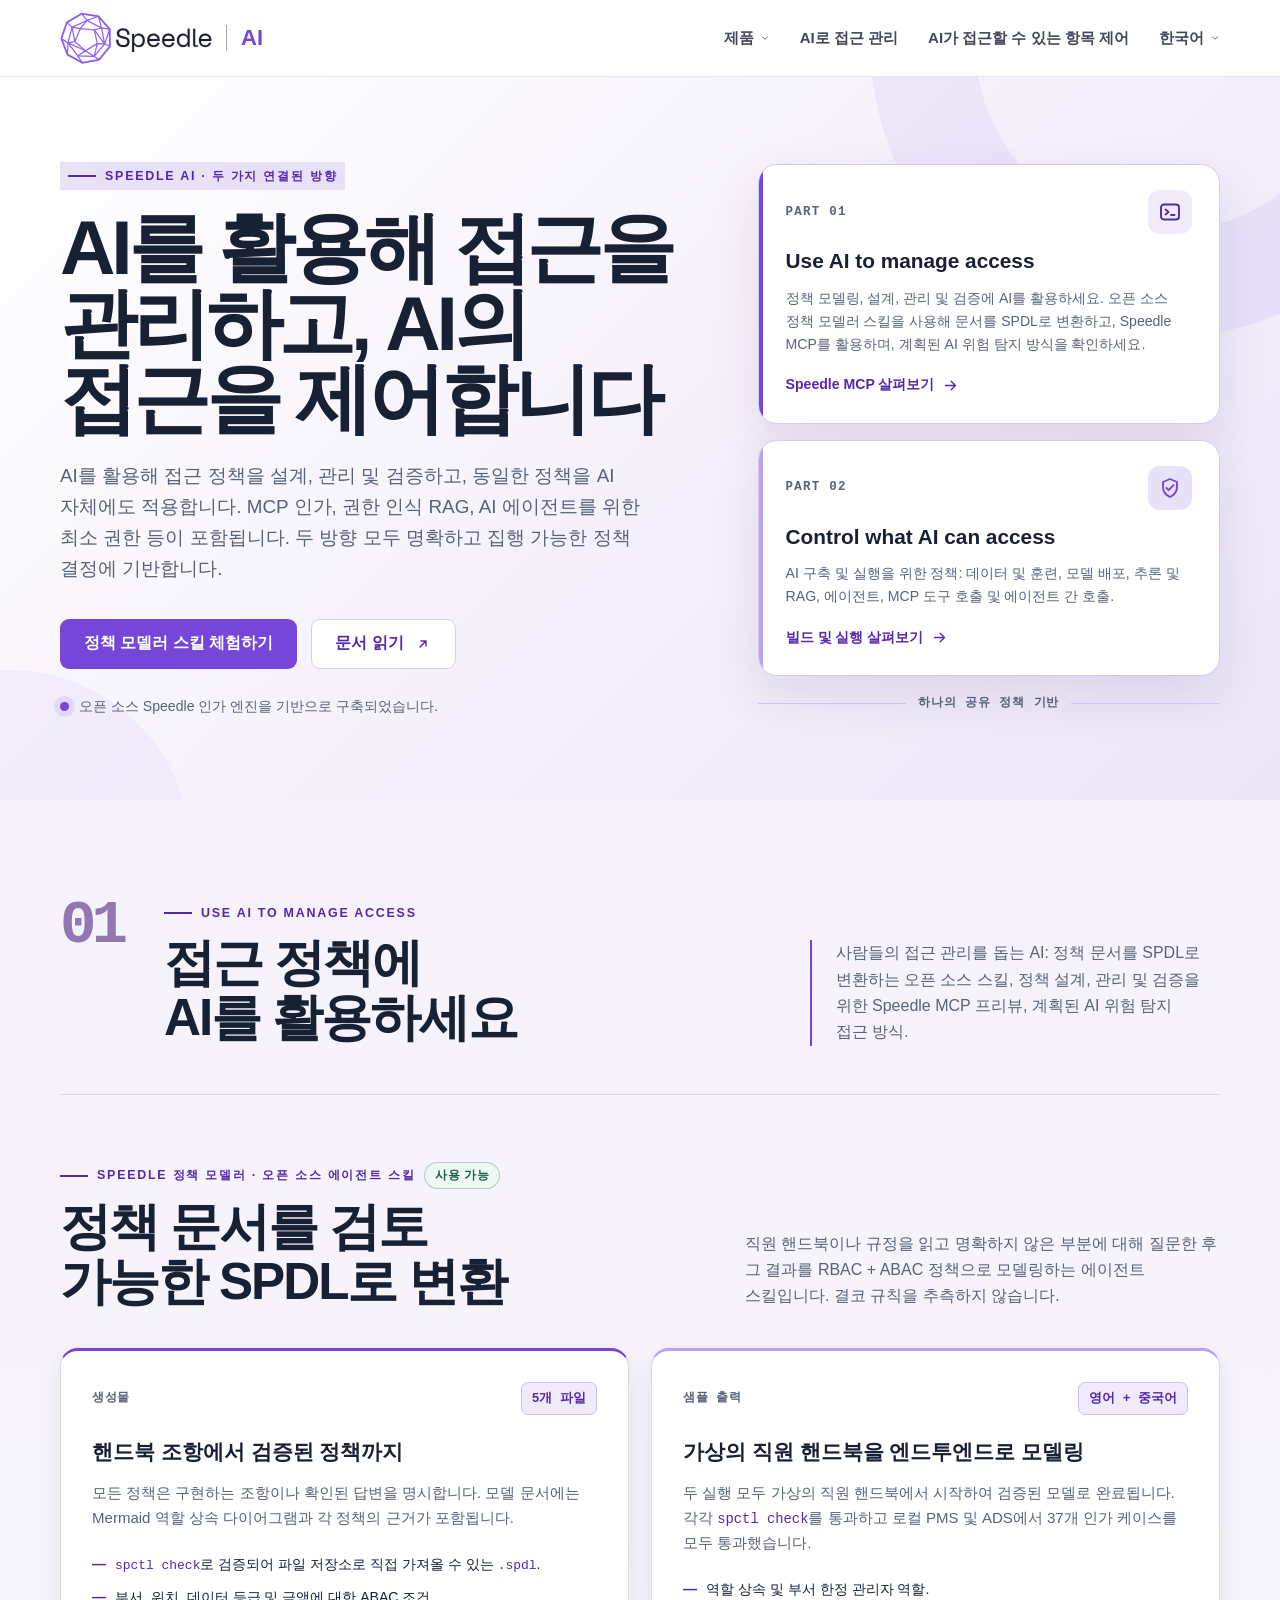
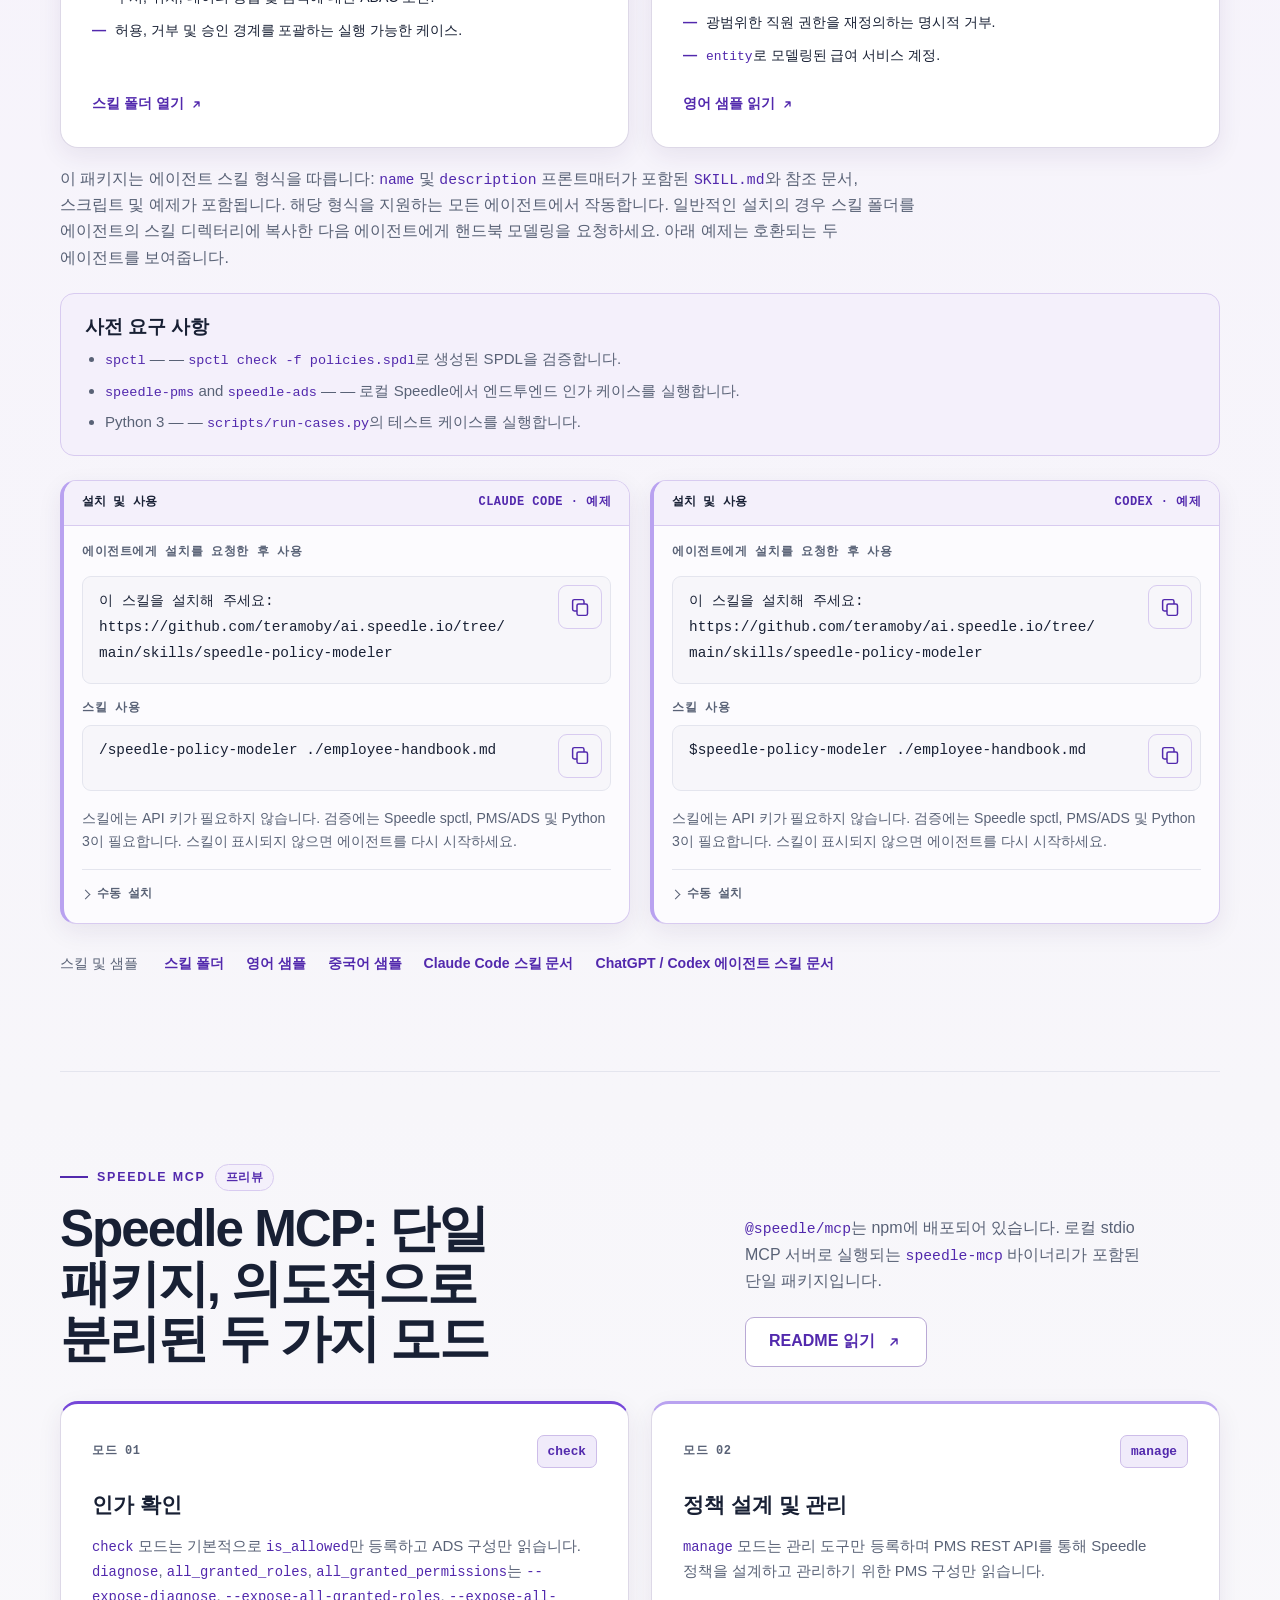
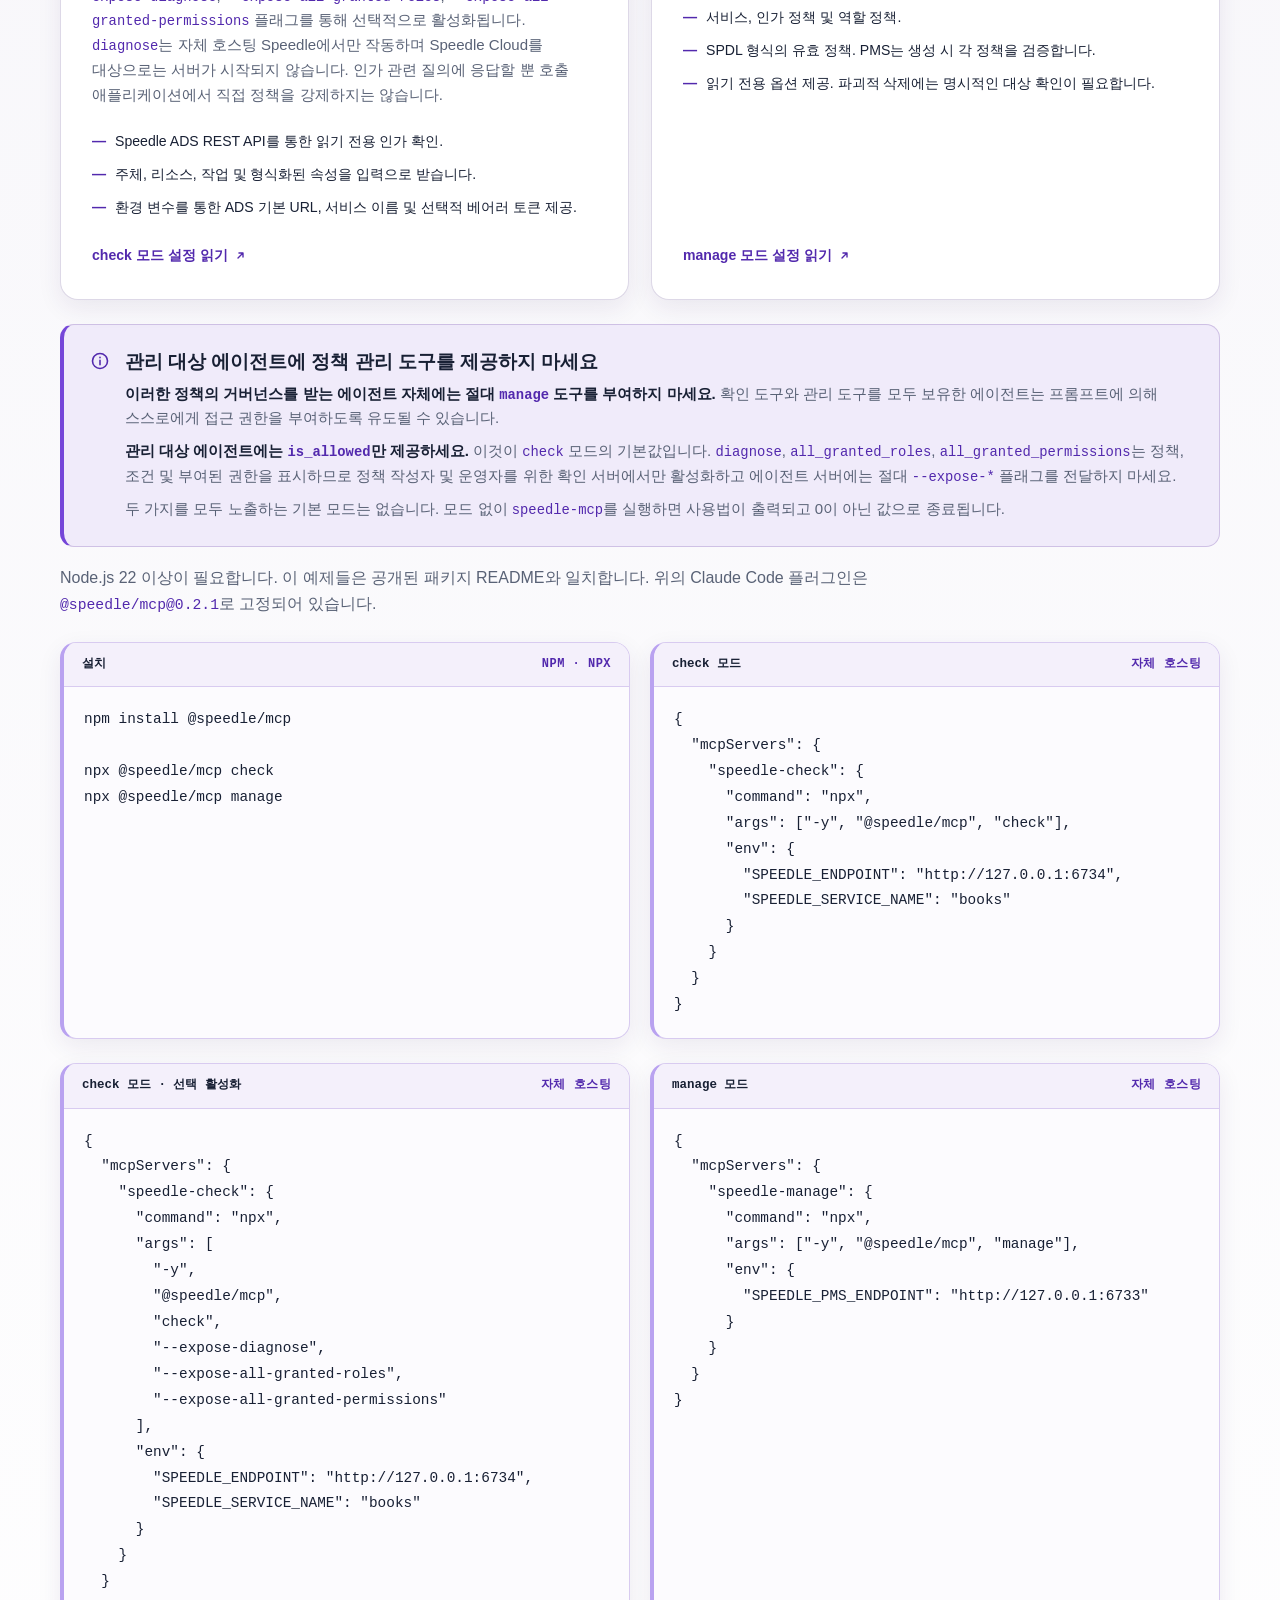
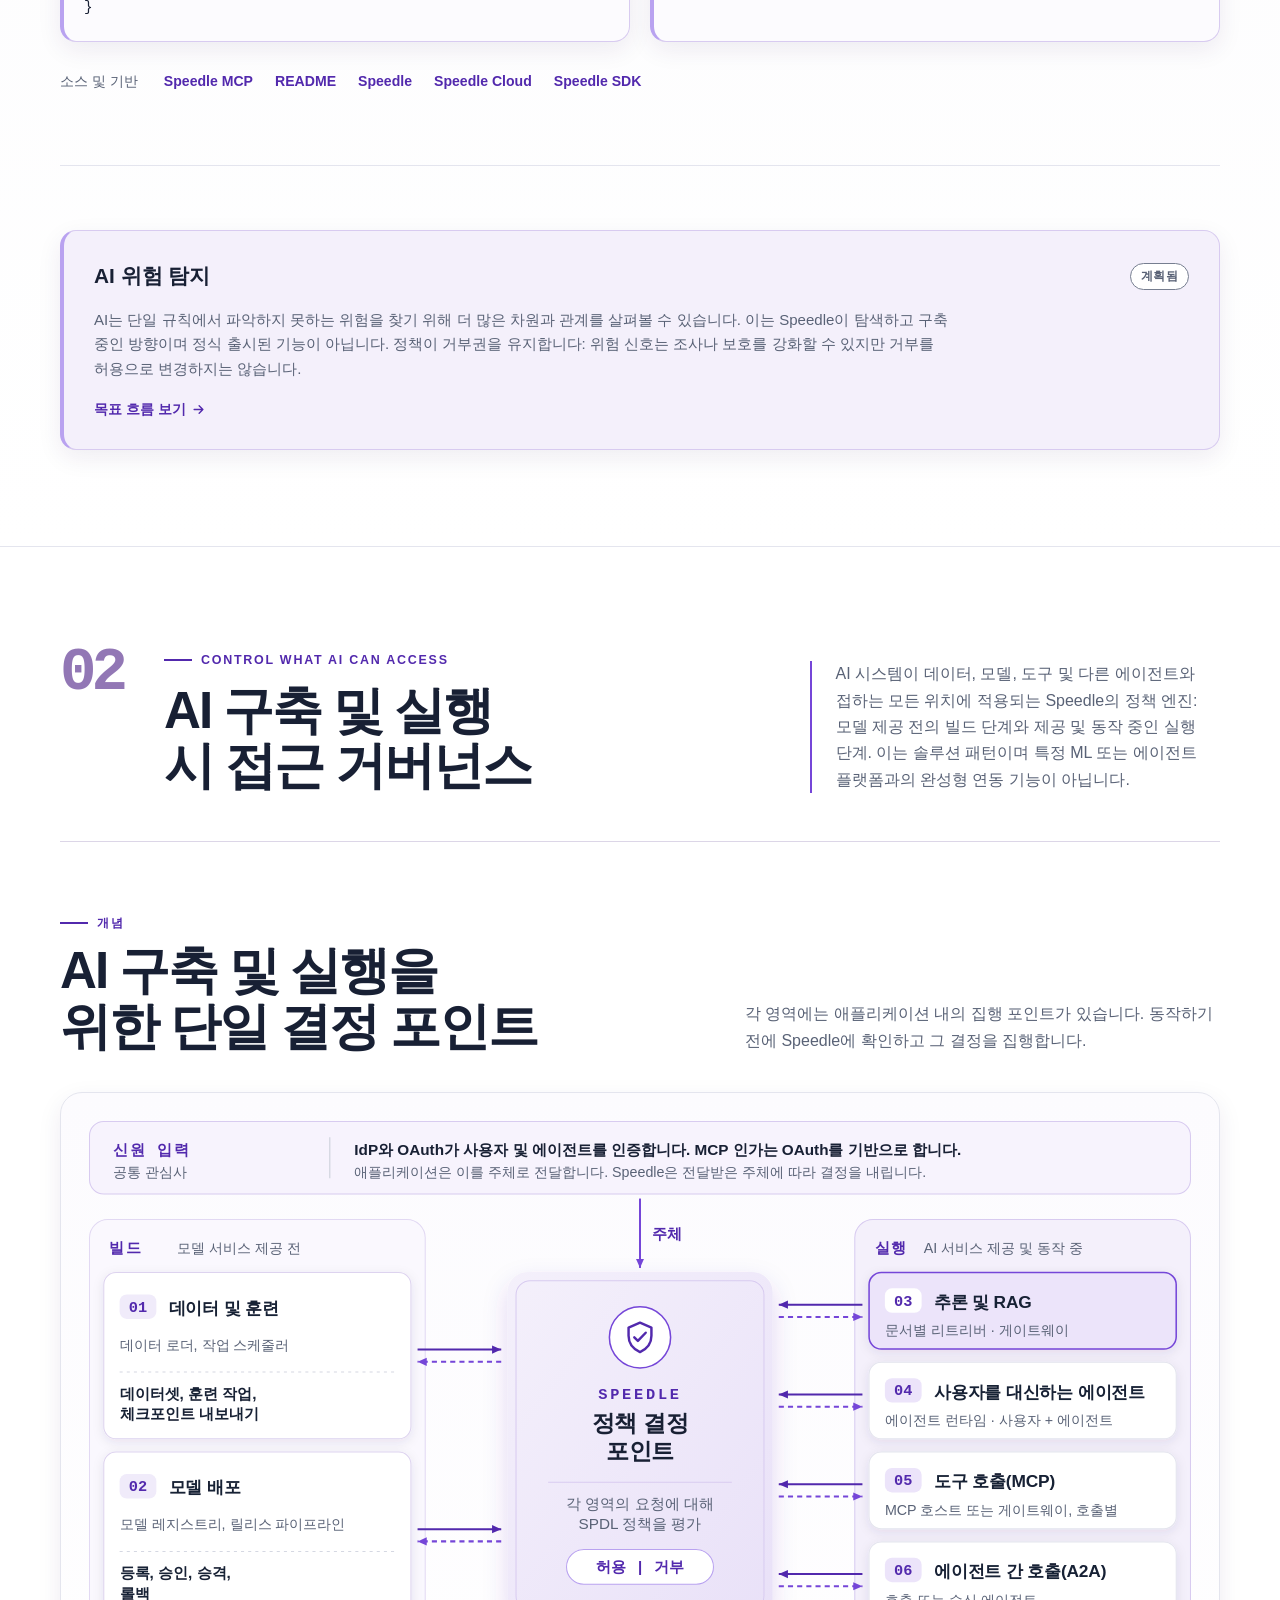
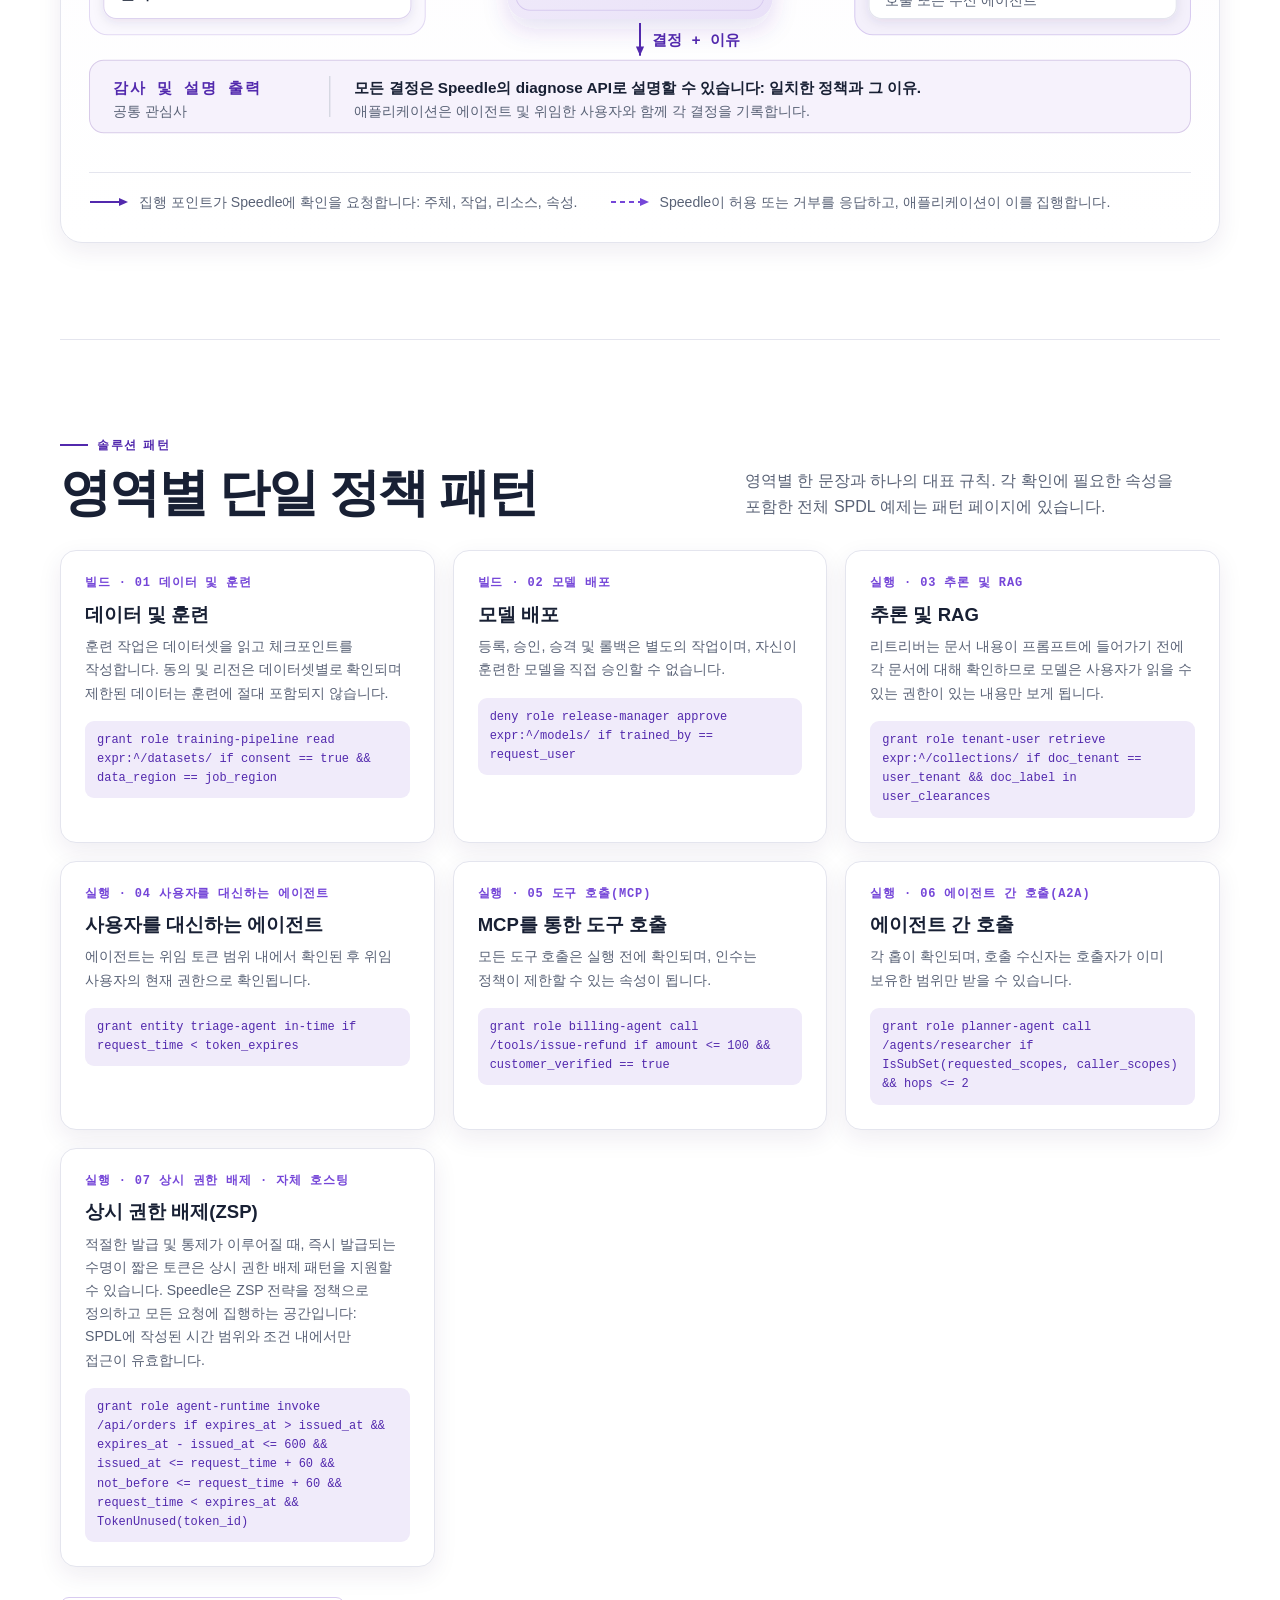
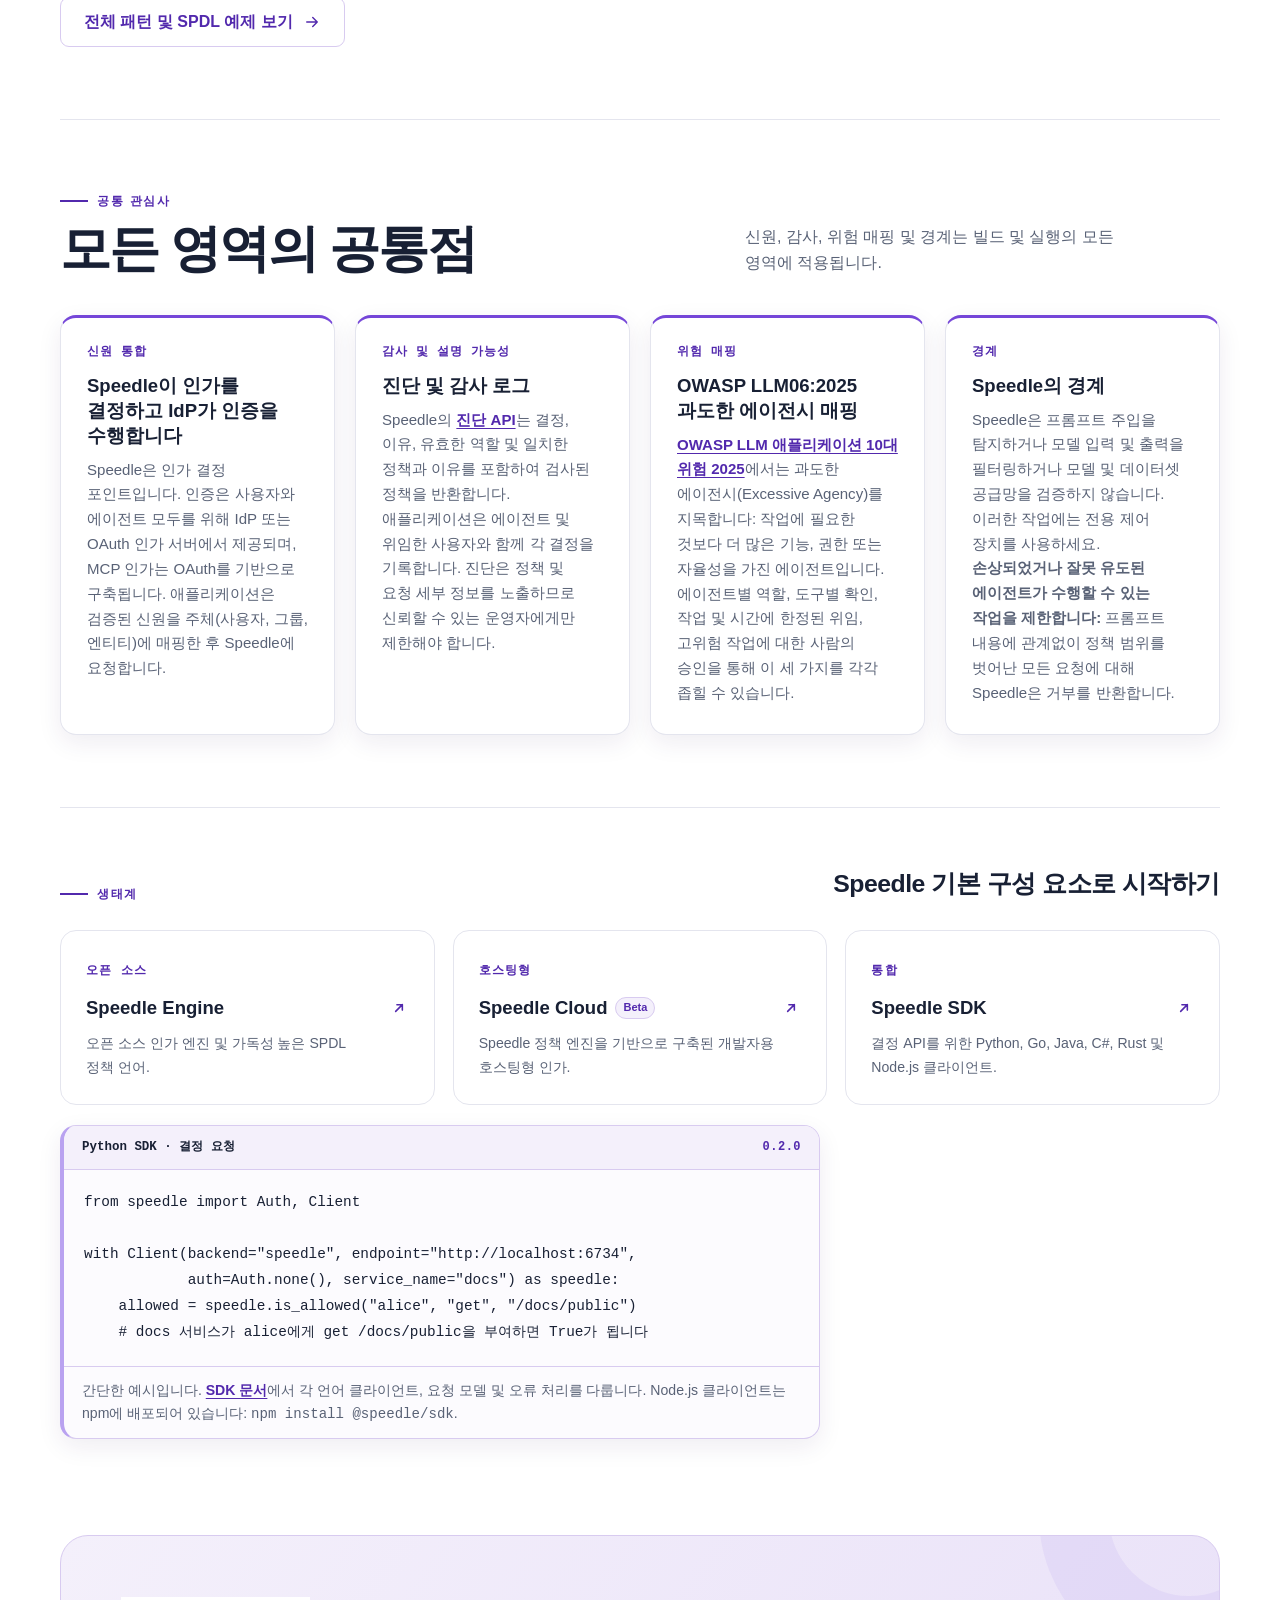
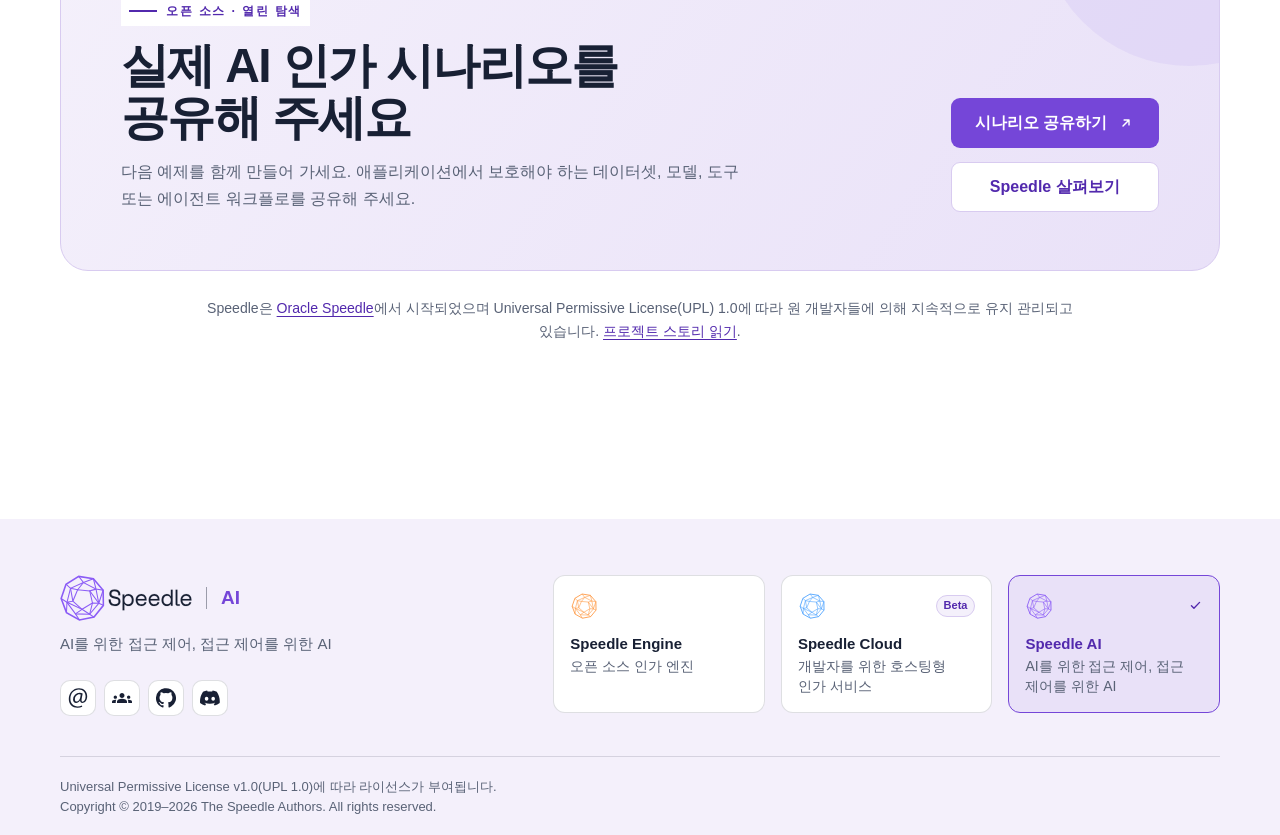
<file: ko/index.html>
<!doctype html>
<html lang="ko">
<head>
  <meta charset="utf-8">
  <meta name="viewport" content="width=device-width, initial-scale=1">
  <meta name="theme-color" content="#ffffff">
  <meta name="color-scheme" content="light">
  <title>Speedle AI — 접근 제어를 위한 AI, AI를 위한 접근 제어</title>
  <meta name="description" content="Speedle AI: AI 에이전트 인가 및 접근 제어 — MCP 인가, 권한 인식 RAG, A2A 호출, 상시 권한 배제(ZSP) 및 최소 권한 원칙.">
  <meta name="robots" content="index, follow, max-image-preview:large">
  <link rel="canonical" href="https://ai.speedle.io/ko/">
  <link rel="alternate" hreflang="en" href="https://ai.speedle.io/">
  <link rel="alternate" hreflang="zh-CN" href="https://ai.speedle.io/zh/">
  <link rel="alternate" hreflang="x-default" href="https://ai.speedle.io/">
  <meta property="og:type" content="website">
  <meta property="og:locale" content="ko_KR">
  <meta property="og:site_name" content="Speedle AI">
  <meta property="og:title" content="Speedle AI — 접근 제어를 위한 AI, AI를 위한 접근 제어">
  <meta property="og:description" content="Speedle AI: AI 에이전트 인가 및 접근 제어 — MCP 인가, 권한 인식 RAG, A2A 호출, 상시 권한 배제(ZSP) 및 최소 권한 원칙.">
  <meta property="og:url" content="https://ai.speedle.io/ko/">
  <meta property="og:image" content="https://ai.speedle.io/assets/og-image.png">
  <meta property="og:image:type" content="image/png">
  <meta property="og:image:width" content="1200">
  <meta property="og:image:height" content="630">
  <meta property="og:image:alt" content="Speedle AI: AI 에이전트 인가 및 접근 제어, Speedle 스피어 마크">
  <meta name="twitter:card" content="summary_large_image">
  <meta name="twitter:title" content="Speedle AI — 접근 제어를 위한 AI, AI를 위한 접근 제어">
  <meta name="twitter:description" content="Speedle AI: AI 에이전트 인가 및 접근 제어 — MCP 인가, 권한 인식 RAG, A2A 호출, 상시 권한 배제(ZSP) 및 최소 권한 원칙.">
  <meta name="twitter:image" content="https://ai.speedle.io/assets/og-image.png">
  <meta name="twitter:image:alt" content="Speedle AI: AI 에이전트 인가 및 접근 제어, Speedle 스피어 마크">
  <link rel="icon" href="/favicon.svg" type="image/svg+xml">
  <link rel="icon" href="/favicon.ico" sizes="any">
  <link rel="apple-touch-icon" href="/apple-touch-icon.png">
  <link rel="stylesheet" href="/styles.css">
  <script src="/app.js" defer></script>
  <script type="application/ld+json">
  {
    "@context": "https://schema.org",
    "@type": "Organization",
    "@id": "https://engine.speedle.io/#organization",
    "name": "Speedle",
    "url": "https://engine.speedle.io/ko/",
    "logo": "https://ai.speedle.io/apple-touch-icon.png",
    "sameAs": [
      "https://github.com/teramoby/speedle-plus",
      "https://engine.speedle.io/",
      "https://cloud.speedle.io/",
      "https://ai.speedle.io/"
    ]
  }
  </script>
  <script type="application/ld+json">
  {
    "@context": "https://schema.org",
    "@type": "WebSite",
    "@id": "https://ai.speedle.io/ko/#website",
    "url": "https://ai.speedle.io/ko/",
    "name": "Speedle AI",
    "inLanguage": "ko",
    "publisher": {
      "@id": "https://engine.speedle.io/#organization"
    }
  }
  </script>
  <script type="application/ld+json">
  {
    "@context": "https://schema.org",
    "@type": "SoftwareApplication",
    "@id": "https://ai.speedle.io/ko/#software",
    "name": "Speedle AI",
    "url": "https://ai.speedle.io/ko/",
    "inLanguage": "ko",
    "description": "Speedle AI는 오픈 소스 Speedle 인가 엔진을 AI 접근 관리에 적용합니다: AI 에이전트 인가, MCP 인가, 권한 인식 RAG, 상시 권한 배제(ZSP) 및 에이전트 간 호출(A2A).",
    "applicationCategory": "SecurityApplication",
    "isAccessibleForFree": true,
    "license": "https://opensource.org/license/upl",
    "codeRepository": "https://github.com/teramoby/speedle-plus",
    "publisher": {
      "@id": "https://engine.speedle.io/#organization"
    }
  }
  </script>
</head>
<body>
<svg class="sprite" aria-hidden="true" focusable="false">
    <symbol id="i-arrow" viewBox="0 0 24 24"><path d="M5 12h14M13 6l6 6-6 6"/></symbol>
    <symbol id="i-external" viewBox="0 0 24 24"><path d="M8 16 16 8M9.5 8H16v6.5"/></symbol>
    <symbol id="i-terminal" viewBox="0 0 24 24"><rect x="3" y="4.5" width="18" height="15" rx="3"/><path d="m7.5 9.5 3 2.5-3 2.5M13 15h3.5"/></symbol>
    <symbol id="i-info" viewBox="0 0 24 24"><circle cx="12" cy="12" r="9"/><path d="M12 11v5.5M12 7.5v.5"/></symbol>
    <symbol id="i-check" viewBox="0 0 24 24"><path d="m5.5 12.5 4 4 9-9.5"/></symbol>
    <symbol id="i-cross" viewBox="0 0 24 24"><path d="m7 7 10 10M17 7 7 17"/></symbol>
    <symbol id="i-shield" viewBox="0 0 24 24"><path d="m12 3 7 3v5c0 4.6-2.8 8.1-7 10-4.2-1.9-7-5.4-7-10V6l7-3Z"/><path d="m8.5 12 2.2 2.2 4.8-5"/></symbol>
    <symbol id="i-signals" viewBox="0 0 24 24"><circle cx="12" cy="12" r="2.5"/><circle cx="5" cy="5" r="1.7"/><circle cx="19" cy="5" r="1.7"/><circle cx="5" cy="19" r="1.7"/><circle cx="19" cy="19" r="1.7"/><path d="m6.3 6.3 3.9 3.9m3.6 0 3.9-3.9m-11.4 11.4 3.9-3.9m3.6 0 3.9 3.9"/></symbol>
    <symbol id="i-speedle-sphere" viewBox="22 22 114 114"><g fill="none" stroke="currentColor" stroke-linejoin="miter" stroke-miterlimit="3" stroke-linecap="butt"><polygon stroke-width="3.6" points="41.83 47.82 30.67 80.15 42.9 112.09 72.8 128.69 106.38 122.19 127.93 95.63 127.36 61.43 104.94 35.6 71.16 30.23"/><g stroke-width="2.4"><polygon points="81.97 43.92 52.19 57.23 44.03 88.8 63.62 114.87 96.22 115.81 117.28 90.9 110.94 58.91"/><polygon points="68.57 60.42 57.6 86.19 78.73 104.59 102.75 90.18 96.47 62.88"/><path d="M41.83 47.82L52.19 57.23 68.57 60.42 81.97 43.92 71.16 30.23 M30.67 80.15L44.03 88.8 42.9 112.09 M52.19 57.23L57.6 86.19 44.03 88.8 78.73 104.59 63.62 114.87 72.8 128.69 M78.73 104.59L96.22 115.81 106.38 122.19 M96.22 115.81L102.75 90.18 117.28 90.9 127.93 95.63 M117.28 90.9L127.36 61.43 110.94 58.91 104.94 35.6 81.97 43.92 M110.94 58.91L96.47 62.88 117.28 90.9"/></g></g></symbol>
  </svg>

  <a class="skip-link" href="#main">Skip to content</a>

<header class="site-header">
    <div class="wrap nav">
      <a class="brand" href="/ko/" aria-label="Speedle AI 홈">
        <img src="/assets/speedle-mark-ai.svg" width="152" height="52" alt="Speedle">
        <span class="brand-divider" aria-hidden="true"></span>
        <span class="brand-product">AI</span>
      </a>
      <button class="menu" type="button" aria-expanded="false" aria-controls="site-nav" aria-label="내비게이션 열기">☰</button>
      <nav id="site-nav" class="nav-links" aria-label="메인 내비게이션">
        <div class="products">
          <button class="products-toggle" type="button" aria-haspopup="true" aria-expanded="false" aria-controls="products-menu">제품<svg class="products-chevron" viewBox="0 0 24 24" aria-hidden="true"><path d="m6 9 6 6 6-6"/></svg></button>
          <div class="products-panel" id="products-menu" role="menu" aria-label="Speedle 제품">
            <span class="products-heading" aria-hidden="true">제품</span>
            <a class="product-row" href="https://engine.speedle.io/ko/" role="menuitem">
              <svg class="product-sphere product-engine" aria-hidden="true"><use href="#i-speedle-sphere"/></svg>
              <span class="product-copy"><span class="product-name">Speedle Engine</span><span class="product-description">오픈 소스 인가 엔진</span></span>
            </a>
            <a class="product-row" href="https://cloud.speedle.io/ko/" role="menuitem">
              <svg class="product-sphere product-cloud" aria-hidden="true"><use href="#i-speedle-sphere"/></svg>
              <span class="product-copy"><span class="product-name">Speedle Cloud<span class="coming-soon">Beta</span></span><span class="product-description">개발자를 위한 호스팅형 인가 서비스</span></span>
            </a>
            <a class="product-row" href="https://ai.speedle.io/ko/" role="menuitem" aria-current="page">
              <svg class="product-sphere product-ai" aria-hidden="true"><use href="#i-speedle-sphere"/></svg>
              <span class="product-copy"><span class="product-name">Speedle AI</span><span class="product-description">AI를 위한 접근 제어, 접근 제어를 위한 AI</span></span>
              <svg class="product-check icon icon-sm" aria-hidden="true"><use href="#i-check"/></svg>
            </a>
          </div>
        </div>
        <a href="#ai-for-access">AI로 접근 관리</a>
        <a href="#access-for-ai">AI가 접근할 수 있는 항목 제어</a>
        <div class="languages">
          <button class="languages-button" type="button" aria-haspopup="true" aria-expanded="false" aria-controls="languages-panel">한국어<svg class="languages-chevron" viewBox="0 0 24 24" aria-hidden="true"><path d="m6 9 6 6 6-6"/></svg></button>
          <span class="languages-heading" aria-hidden="true">언어</span>
          <div class="languages-panel" id="languages-panel" role="group" aria-label="언어">
            <a class="language-row" href="/" lang="en" hreflang="en">English</a>
            <a class="language-row" href="/ja/" lang="ja" hreflang="ja">日本語</a>
            <a class="language-row" href="/ko/" lang="ko" hreflang="ko" aria-current="page">한국어</a>
            <a class="language-row" href="/es/" lang="es" hreflang="es">Español</a>
            <a class="language-row" href="/zh/" lang="zh-CN" hreflang="zh-CN">中文</a>
          </div>
        </div>
      </nav>
    </div>
  </header>

<main id="main">
    <section id="top" class="hero" aria-labelledby="hero-title">
      <div class="wrap hero-grid">
        <div class="hero-copy">
          <p class="eyebrow">Speedle AI · 두 가지 연결된 방향</p>
          <h1 id="hero-title">AI를 활용해 접근을 관리하고, AI의 접근을 제어합니다</h1>
          <p class="hero-lead">AI를 활용해 접근 정책을 설계, 관리 및 검증하고, 동일한 정책을 AI 자체에도 적용합니다. MCP 인가, 권한 인식 RAG, AI 에이전트를 위한 최소 권한 등이 포함됩니다. 두 방향 모두 명확하고 집행 가능한 정책 결정에 기반합니다.</p>
          <div class="actions"><a class="button button-primary" href="#policy-modeler">정책 모델러 스킬 체험하기</a><a class="button button-secondary" href="https://engine.speedle.io/ko/docs/">문서 읽기<svg class="icon" aria-hidden="true"><use href="#i-external"/></svg></a></div>
          <p class="hero-note"><span aria-hidden="true"></span>오픈 소스 Speedle 인가 엔진을 기반으로 구축되었습니다.</p>
        </div>
        <div class="hero-paths" aria-label="Speedle AI의 두 가지 부분 살펴보기">
          <a class="path-card" href="#ai-for-access">
            <div class="path-top"><span class="path-index">PART 01</span><span class="path-icon" aria-hidden="true"><svg class="icon"><use href="#i-terminal"/></svg></span></div>
            <h2>Use AI to manage access</h2>
            <p>정책 모델링, 설계, 관리 및 검증에 AI를 활용하세요. 오픈 소스 정책 모델러 스킬을 사용해 문서를 SPDL로 변환하고, Speedle MCP를 활용하며, 계획된 AI 위험 탐지 방식을 확인하세요.</p>
            <span class="path-link">Speedle MCP 살펴보기<svg class="icon" aria-hidden="true"><use href="#i-arrow"/></svg></span>
          </a>
          <a class="path-card" href="#access-for-ai">
            <div class="path-top"><span class="path-index">PART 02</span><span class="path-icon" aria-hidden="true"><svg class="icon"><use href="#i-shield"/></svg></span></div>
            <h2>Control what AI can access</h2>
            <p>AI 구축 및 실행을 위한 정책: 데이터 및 훈련, 모델 배포, 추론 및 RAG, 에이전트, MCP 도구 호출 및 에이전트 간 호출.</p>
            <span class="path-link">빌드 및 실행 살펴보기<svg class="icon" aria-hidden="true"><use href="#i-arrow"/></svg></span>
          </a>
          <p class="hero-foundation"><span></span>하나의 공유 정책 기반<span></span></p>
        </div>
      </div>
    </section>

    <section id="ai-for-access" class="section part part-one" aria-labelledby="ai-for-access-title">
      <div class="wrap">
        <header class="part-header">
          <span class="part-number" aria-hidden="true">01</span>
          <div class="part-heading"><p class="eyebrow">Use AI to manage access</p><h2 id="ai-for-access-title">접근 정책에 AI를 활용하세요</h2></div>
          <p class="part-summary">사람들의 접근 관리를 돕는 AI: 정책 문서를 SPDL로 변환하는 오픈 소스 스킬, 정책 설계, 관리 및 검증을 위한 Speedle MCP 프리뷰, 계획된 AI 위험 탐지 접근 방식.</p>
        </header>

        <div id="policy-modeler" class="policy-modeler">
          <div class="section-head">
            <div><p class="eyebrow">Speedle 정책 모델러 · 오픈 소스 에이전트 스킬<span class="status-badge status-available">사용 가능</span></p><h3 id="policy-modeler-title">정책 문서를 검토 가능한 SPDL로 변환</h3></div>
            <p>직원 핸드북이나 규정을 읽고 명확하지 않은 부분에 대해 질문한 후 그 결과를 RBAC + ABAC 정책으로 모델링하는 에이전트 스킬입니다. 결코 규칙을 추측하지 않습니다.</p>
          </div>

          <div class="mode-grid">
            <article class="mode-card">
              <div class="mode-top"><span class="mode-label">생성물</span><code>5개 파일</code></div>
              <h4>핸드북 조항에서 검증된 정책까지</h4>
              <p>모든 정책은 구현하는 조항이나 확인된 답변을 명시합니다. 모델 문서에는 Mermaid 역할 상속 다이어그램과 각 정책의 근거가 포함됩니다.</p>
              <ul class="mode-list">
                <li><span><code>spctl check</code>로 검증되어 파일 저장소로 직접 가져올 수 있는 <code>.spdl</code>.</span></li>
                <li><span>부서, 위치, 데이터 등급 및 금액에 대한 ABAC 조건.</span></li>
                <li><span>허용, 거부 및 승인 경계를 포괄하는 실행 가능한 케이스.</span></li>
              </ul>
              <a class="mode-link" href="https://github.com/teramoby/ai.speedle.io/tree/main/skills/speedle-policy-modeler">스킬 폴더 열기<svg class="icon icon-sm" aria-hidden="true"><use href="#i-external"/></svg></a>
            </article>
            <article class="mode-card">
              <div class="mode-top"><span class="mode-label">샘플 출력</span><code>영어 + 중국어</code></div>
              <h4>가상의 직원 핸드북을 엔드투엔드로 모델링</h4>
              <p>두 실행 모두 가상의 직원 핸드북에서 시작하여 검증된 모델로 완료됩니다. 각각 <code>spctl check</code>를 통과하고 로컬 PMS 및 ADS에서 37개 인가 케이스를 모두 통과했습니다.</p>
              <ul class="mode-list">
                <li><span>역할 상속 및 부서 한정 관리자 역할.</span></li>
                <li><span>광범위한 직원 권한을 재정의하는 명시적 거부.</span></li>
                <li><span><code>entity</code>로 모델링된 급여 서비스 계정.</span></li>
              </ul>
              <a class="mode-link" href="https://github.com/teramoby/ai.speedle.io/blob/main/skills/speedle-policy-modeler/examples/en/model.md">영어 샘플 읽기<svg class="icon icon-sm" aria-hidden="true"><use href="#i-external"/></svg></a>
            </article>
          </div>

          <p class="launch-note">이 패키지는 에이전트 스킬 형식을 따릅니다: <code>name</code> 및 <code>description</code> 프론트매터가 포함된 <code>SKILL.md</code>와 참조 문서, 스크립트 및 예제가 포함됩니다. 해당 형식을 지원하는 모든 에이전트에서 작동합니다. 일반적인 설치의 경우 스킬 폴더를 에이전트의 스킬 디렉터리에 복사한 다음 에이전트에게 핸드북 모델링을 요청하세요. 아래 예제는 호환되는 두 에이전트를 보여줍니다.</p>

          <div class="prerequisites">
            <h4>사전 요구 사항</h4>
            <ul>
              <li><code>spctl</code> — — <code>spctl check -f policies.spdl</code>로 생성된 SPDL을 검증합니다.</li>
              <li><code>speedle-pms</code> and <code>speedle-ads</code> — — 로컬 Speedle에서 엔드투엔드 인가 케이스를 실행합니다.</li>
              <li>Python 3 — — <code>scripts/run-cases.py</code>의 테스트 케이스를 실행합니다.</li>
            </ul>
          </div>

          <div class="config-grid">
            <figure class="config-card skill-install">
              <figcaption><span>설치 및 사용</span><span>Claude Code · 예제</span></figcaption>
              <div class="install-body">
                <p class="mode-label">에이전트에게 설치를 요청한 후 사용</p>
                <div class="install-copy">
                  <button class="command-copy-button" type="button" aria-label="복사" data-success="복사됨" data-failure="복사에 실패했습니다. 프롬프트를 선택하여 복사하세요" hidden><svg class="copy-icon" viewBox="0 0 24 24" fill="none" stroke="currentColor" stroke-width="1.7" aria-hidden="true"><rect x="8" y="8" width="12" height="13" rx="2"/><path d="M16 8V5a2 2 0 0 0-2-2H5a2 2 0 0 0-2 2v9a2 2 0 0 0 2 2h3"/></svg><svg class="copied-icon" viewBox="0 0 24 24" fill="none" stroke="currentColor" stroke-width="2" aria-hidden="true"><path d="m5 12 4 4 10-10"/></svg><span class="copy-tooltip" aria-hidden="true">복사</span></button>
                  <pre class="install-prompt" tabindex="0"><code>이 스킬을 설치해 주세요:
<span class="install-url"><span>https:/</span><wbr><span>/</span><wbr><span>github.com/</span><wbr><span>teramoby/</span><wbr><span>ai.speedle.io/</span><wbr><span>tree/</span><wbr><span>main/</span><wbr><span>skills/</span><wbr><span>speedle-policy-modeler</span></span></code></pre>
                  <span class="command-copy-status" role="status" aria-live="polite"></span>
                </div>
                <div class="install-usage">
                  <p class="mode-label">스킬 사용</p>
                  <div class="install-copy">
                    <button class="command-copy-button" type="button" aria-label="복사" data-success="복사됨" data-failure="복사에 실패했습니다. 명령어를 선택하여 복사하세요" hidden><svg class="copy-icon" viewBox="0 0 24 24" fill="none" stroke="currentColor" stroke-width="1.7" aria-hidden="true"><rect x="8" y="8" width="12" height="13" rx="2"/><path d="M16 8V5a2 2 0 0 0-2-2H5a2 2 0 0 0-2 2v9a2 2 0 0 0 2 2h3"/></svg><svg class="copied-icon" viewBox="0 0 24 24" fill="none" stroke="currentColor" stroke-width="2" aria-hidden="true"><path d="m5 12 4 4 10-10"/></svg><span class="copy-tooltip" aria-hidden="true">복사</span></button>
                    <pre tabindex="0"><code>/speedle-policy-modeler ./employee-handbook.md</code></pre>
                    <span class="command-copy-status" role="status" aria-live="polite"></span>
                  </div>
                </div>
                <p class="install-note">스킬에는 API 키가 필요하지 않습니다. 검증에는 Speedle spctl, PMS/ADS 및 Python 3이 필요합니다. 스킬이 표시되지 않으면 에이전트를 다시 시작하세요.</p>
                <details class="manual-install">
                  <summary>수동 설치</summary>
                  <div class="install-copy">
                    <button class="command-copy-button" type="button" aria-label="복사" data-success="복사됨" data-failure="복사에 실패했습니다. 명령어를 선택하여 복사하세요" hidden><svg class="copy-icon" viewBox="0 0 24 24" fill="none" stroke="currentColor" stroke-width="1.7" aria-hidden="true"><rect x="8" y="8" width="12" height="13" rx="2"/><path d="M16 8V5a2 2 0 0 0-2-2H5a2 2 0 0 0-2 2v9a2 2 0 0 0 2 2h3"/></svg><svg class="copied-icon" viewBox="0 0 24 24" fill="none" stroke="currentColor" stroke-width="2" aria-hidden="true"><path d="m5 12 4 4 10-10"/></svg><span class="copy-tooltip" aria-hidden="true">복사</span></button>
                    <pre tabindex="0" aria-label="Claude Code에서 Speedle 플러그인 설치 및 사용"><code>claude plugin marketplace add teramoby/ai.speedle.io
claude plugin install speedle@speedle

# Claude Code에서:
/plugin configure speedle@speedle
/speedle:speedle-policy-modeler ./employee-handbook.md</code></pre>
                    <span class="command-copy-status" role="status" aria-live="polite"></span>
                  </div>
                  <p class="install-note">수동 설치 플러그인은 check MCP 서버도 제공합니다. ADS 엔드포인트와 서비스 이름을 설정하고, ADS가 요구하는 경우에만 bearer token을 설정하세요.</p>
                </details>
              </div>
            </figure>
            <figure class="config-card skill-install">
              <figcaption><span>설치 및 사용</span><span>Codex · 예제</span></figcaption>
              <div class="install-body">
                <p class="mode-label">에이전트에게 설치를 요청한 후 사용</p>
                <div class="install-copy">
                  <button class="command-copy-button" type="button" aria-label="복사" data-success="복사됨" data-failure="복사에 실패했습니다. 프롬프트를 선택하여 복사하세요" hidden><svg class="copy-icon" viewBox="0 0 24 24" fill="none" stroke="currentColor" stroke-width="1.7" aria-hidden="true"><rect x="8" y="8" width="12" height="13" rx="2"/><path d="M16 8V5a2 2 0 0 0-2-2H5a2 2 0 0 0-2 2v9a2 2 0 0 0 2 2h3"/></svg><svg class="copied-icon" viewBox="0 0 24 24" fill="none" stroke="currentColor" stroke-width="2" aria-hidden="true"><path d="m5 12 4 4 10-10"/></svg><span class="copy-tooltip" aria-hidden="true">복사</span></button>
                  <pre class="install-prompt" tabindex="0"><code>이 스킬을 설치해 주세요:
<span class="install-url"><span>https:/</span><wbr><span>/</span><wbr><span>github.com/</span><wbr><span>teramoby/</span><wbr><span>ai.speedle.io/</span><wbr><span>tree/</span><wbr><span>main/</span><wbr><span>skills/</span><wbr><span>speedle-policy-modeler</span></span></code></pre>
                  <span class="command-copy-status" role="status" aria-live="polite"></span>
                </div>
                <div class="install-usage">
                  <p class="mode-label">스킬 사용</p>
                  <div class="install-copy">
                    <button class="command-copy-button" type="button" aria-label="복사" data-success="복사됨" data-failure="복사에 실패했습니다. 명령어를 선택하여 복사하세요" hidden><svg class="copy-icon" viewBox="0 0 24 24" fill="none" stroke="currentColor" stroke-width="1.7" aria-hidden="true"><rect x="8" y="8" width="12" height="13" rx="2"/><path d="M16 8V5a2 2 0 0 0-2-2H5a2 2 0 0 0-2 2v9a2 2 0 0 0 2 2h3"/></svg><svg class="copied-icon" viewBox="0 0 24 24" fill="none" stroke="currentColor" stroke-width="2" aria-hidden="true"><path d="m5 12 4 4 10-10"/></svg><span class="copy-tooltip" aria-hidden="true">복사</span></button>
                    <pre tabindex="0"><code>$speedle-policy-modeler ./employee-handbook.md</code></pre>
                    <span class="command-copy-status" role="status" aria-live="polite"></span>
                  </div>
                </div>
                <p class="install-note">스킬에는 API 키가 필요하지 않습니다. 검증에는 Speedle spctl, PMS/ADS 및 Python 3이 필요합니다. 스킬이 표시되지 않으면 에이전트를 다시 시작하세요.</p>
                <details class="manual-install">
                  <summary>수동 설치</summary>
                  <div class="install-copy">
                    <button class="command-copy-button" type="button" aria-label="복사" data-success="복사됨" data-failure="복사에 실패했습니다. 명령어를 선택하여 복사하세요" hidden><svg class="copy-icon" viewBox="0 0 24 24" fill="none" stroke="currentColor" stroke-width="1.7" aria-hidden="true"><rect x="8" y="8" width="12" height="13" rx="2"/><path d="M16 8V5a2 2 0 0 0-2-2H5a2 2 0 0 0-2 2v9a2 2 0 0 0 2 2h3"/></svg><svg class="copied-icon" viewBox="0 0 24 24" fill="none" stroke="currentColor" stroke-width="2" aria-hidden="true"><path d="m5 12 4 4 10-10"/></svg><span class="copy-tooltip" aria-hidden="true">복사</span></button>
                    <pre tabindex="0" aria-label="Codex에서 Speedle 정책 모델러 스킬 설치 및 사용"><code>git clone --depth 1 https://github.com/teramoby/ai.speedle.io.git
mkdir -p ~/.agents/skills
cp -R ai.speedle.io/skills/speedle-policy-modeler \
  ~/.agents/skills/

# Codex CLI 또는 IDE 확장 프로그램에서:
$speedle-policy-modeler ./employee-handbook.md</code></pre>
                    <span class="command-copy-status" role="status" aria-live="polite"></span>
                  </div>
                </details>
              </div>
            </figure>
          </div>

          <div class="mcp-resources"><span>스킬 및 샘플</span><a href="https://github.com/teramoby/ai.speedle.io/tree/main/skills/speedle-policy-modeler">스킬 폴더</a><a href="https://github.com/teramoby/ai.speedle.io/blob/main/skills/speedle-policy-modeler/examples/en/model.md">영어 샘플</a><a href="https://github.com/teramoby/ai.speedle.io/blob/main/skills/speedle-policy-modeler/examples/zh/model.md">중국어 샘플</a><a href="https://code.claude.com/docs/en/skills">Claude Code 스킬 문서</a><a href="https://learn.chatgpt.com/docs/build-skills">ChatGPT / Codex 에이전트 스킬 문서</a></div>
        </div>

        <div id="mcp" class="subsection mcp">
          <div class="section-head mcp-intro">
            <div><p class="eyebrow">Speedle MCP<span class="status-badge status-preview">프리뷰</span></p><h3 id="mcp-title">Speedle MCP: 단일 패키지, 의도적으로 분리된 두 가지 모드</h3></div>
            <div class="mcp-lead">
              <p><code>@speedle/mcp</code>는 npm에 배포되어 있습니다. 로컬 stdio MCP 서버로 실행되는 <code>speedle-mcp</code> 바이너리가 포함된 단일 패키지입니다.</p>
              <a class="button button-outline" href="https://github.com/teramoby/speedle-mcp/blob/main/README.md">README 읽기<svg class="icon" aria-hidden="true"><use href="#i-external"/></svg></a>
            </div>
          </div>

          <div class="mode-grid">
            <article class="mode-card">
              <div class="mode-top"><span class="mode-label">모드 01</span><code>check</code></div>
              <h4>인가 확인</h4>
              <p><code>check</code> 모드는 기본적으로 <code>is_allowed</code>만 등록하고 ADS 구성만 읽습니다. <code>diagnose</code>, <code>all_granted_roles</code>, <code>all_granted_permissions</code>는 <code>--expose-diagnose</code>, <code>--expose-all-granted-roles</code>, <code>--expose-all-granted-permissions</code> 플래그를 통해 선택적으로 활성화됩니다. <code>diagnose</code>는 자체 호스팅 Speedle에서만 작동하며 Speedle Cloud를 대상으로는 서버가 시작되지 않습니다. 인가 관련 질의에 응답할 뿐 호출 애플리케이션에서 직접 정책을 강제하지는 않습니다.</p>
              <ul class="mode-list">
                <li>Speedle ADS REST API를 통한 읽기 전용 인가 확인.</li>
                <li>주체, 리소스, 작업 및 형식화된 속성을 입력으로 받습니다.</li>
                <li>환경 변수를 통한 ADS 기본 URL, 서비스 이름 및 선택적 베어러 토큰 제공.</li>
              </ul>
              <a class="mode-link" href="https://github.com/teramoby/speedle-mcp/blob/main/README.md#check-mode--self-hosted-speedle-loopback-or-internal-ads">check 모드 설정 읽기<svg class="icon icon-sm" aria-hidden="true"><use href="#i-external"/></svg></a>
            </article>
            <article class="mode-card">
              <div class="mode-top"><span class="mode-label">모드 02</span><code>manage</code></div>
              <h4>정책 설계 및 관리</h4>
              <p><code>manage</code> 모드는 관리 도구만 등록하며 PMS REST API를 통해 Speedle 정책을 설계하고 관리하기 위한 PMS 구성만 읽습니다.</p>
              <ul class="mode-list">
                <li>서비스, 인가 정책 및 역할 정책.</li>
                <li>SPDL 형식의 유효 정책. PMS는 생성 시 각 정책을 검증합니다.</li>
                <li>읽기 전용 옵션 제공. 파괴적 삭제에는 명시적인 대상 확인이 필요합니다.</li>
              </ul>
              <a class="mode-link" href="https://github.com/teramoby/speedle-mcp/blob/main/README.md#manage-mode--self-hosted-speedle-policy-management-pms">manage 모드 설정 읽기<svg class="icon icon-sm" aria-hidden="true"><use href="#i-external"/></svg></a>
            </article>
          </div>

          <aside class="mcp-security" aria-labelledby="mcp-security-title">
            <svg class="icon" aria-hidden="true"><use href="#i-info"/></svg>
            <div><h4 id="mcp-security-title">관리 대상 에이전트에 정책 관리 도구를 제공하지 마세요</h4><p><strong>이러한 정책의 거버넌스를 받는 에이전트 자체에는 절대 <code>manage</code> 도구를 부여하지 마세요.</strong> 확인 도구와 관리 도구를 모두 보유한 에이전트는 프롬프트에 의해 스스로에게 접근 권한을 부여하도록 유도될 수 있습니다.</p><p><strong>관리 대상 에이전트에는 <code>is_allowed</code>만 제공하세요.</strong> 이것이 <code>check</code> 모드의 기본값입니다. <code>diagnose</code>, <code>all_granted_roles</code>, <code>all_granted_permissions</code>는 정책, 조건 및 부여된 권한을 표시하므로 정책 작성자 및 운영자를 위한 확인 서버에서만 활성화하고 에이전트 서버에는 절대 <code>--expose-*</code> 플래그를 전달하지 마세요.</p><p>두 가지를 모두 노출하는 기본 모드는 없습니다. 모드 없이 <code>speedle-mcp</code>를 실행하면 사용법이 출력되고 0이 아닌 값으로 종료됩니다.</p></div>
          </aside>

          <p class="launch-note">Node.js 22 이상이 필요합니다. 이 예제들은 공개된 패키지 README와 일치합니다. 위의 Claude Code 플러그인은 <code>@speedle/mcp@0.2.1</code>로 고정되어 있습니다.</p>

          <div class="config-grid">
            <figure class="config-card">
              <figcaption><span>설치</span><span>npm · npx</span></figcaption>
              <pre tabindex="0" aria-label="@speedle/mcp를 설치하거나 speedle-mcp 바이너리 실행"><code>npm install @speedle/mcp

npx @speedle/mcp check
npx @speedle/mcp manage</code></pre>
            </figure>
            <figure class="config-card">
              <figcaption><span>check 모드</span><span>자체 호스팅</span></figcaption>
              <pre tabindex="0" aria-label="Speedle MCP check 모드용 MCP 클라이언트 구성"><code>{
  "mcpServers": {
    "speedle-check": {
      "command": "npx",
      "args": ["-y", "@speedle/mcp", "check"],
      "env": {
        "SPEEDLE_ENDPOINT": "http://127.0.0.1:6734",
        "SPEEDLE_SERVICE_NAME": "books"
      }
    }
  }
}</code></pre>
            </figure>
          </div>

          <div class="config-grid">
            <figure class="config-card">
              <figcaption><span>check 모드 · 선택 활성화</span><span>자체 호스팅</span></figcaption>
              <pre tabindex="0" aria-label="추가 check 모드 도구를 선택 활성화하는 MCP 클라이언트 구성"><code>{
  "mcpServers": {
    "speedle-check": {
      "command": "npx",
      "args": [
        "-y",
        "@speedle/mcp",
        "check",
        "--expose-diagnose",
        "--expose-all-granted-roles",
        "--expose-all-granted-permissions"
      ],
      "env": {
        "SPEEDLE_ENDPOINT": "http://127.0.0.1:6734",
        "SPEEDLE_SERVICE_NAME": "books"
      }
    }
  }
}</code></pre>
            </figure>
            <figure class="config-card">
              <figcaption><span>manage 모드</span><span>자체 호스팅</span></figcaption>
              <pre tabindex="0" aria-label="Speedle MCP manage 모드용 MCP 클라이언트 구성"><code>{
  "mcpServers": {
    "speedle-manage": {
      "command": "npx",
      "args": ["-y", "@speedle/mcp", "manage"],
      "env": {
        "SPEEDLE_PMS_ENDPOINT": "http://127.0.0.1:6733"
      }
    }
  }
}</code></pre>
            </figure>
          </div>

          <div class="mcp-resources"><span>소스 및 기반</span><a href="https://github.com/teramoby/speedle-mcp">Speedle MCP</a><a href="https://github.com/teramoby/speedle-mcp/blob/main/README.md">README</a><a href="https://github.com/teramoby/speedle-plus">Speedle</a><a href="https://cloud.speedle.io/ko/">Speedle Cloud</a><a href="https://github.com/teramoby/speedle-sdk">Speedle SDK</a></div>
        </div>

        <div id="risk-detection" class="risk-detection">
          <article class="risk-card" aria-labelledby="risk-title">
            <div class="risk-card-top"><h3 id="risk-title">AI 위험 탐지</h3><span class="status-badge status-planned">계획됨</span></div>
            <p>AI는 단일 규칙에서 파악하지 못하는 위험을 찾기 위해 더 많은 차원과 관계를 살펴볼 수 있습니다. 이는 Speedle이 탐색하고 구축 중인 방향이며 정식 출시된 기능이 아닙니다. 정책이 거부권을 유지합니다: 위험 신호는 조사나 보호를 강화할 수 있지만 거부를 허용으로 변경하지는 않습니다.</p>
            <a class="mode-link" href="/ko/patterns/#risk-detection">목표 흐름 보기<svg class="icon icon-sm" aria-hidden="true"><use href="#i-arrow"/></svg></a>
          </article>
        </div>
      </div>
    </section>

    <section id="access-for-ai" class="section part part-two" aria-labelledby="access-for-ai-title">
      <div class="wrap">
        <header class="part-header">
          <span class="part-number" aria-hidden="true">02</span>
          <div class="part-heading"><p class="eyebrow">Control what AI can access</p><h2 id="access-for-ai-title">AI 구축 및 실행 시 접근 거버넌스</h2></div>
          <p class="part-summary">AI 시스템이 데이터, 모델, 도구 및 다른 에이전트와 접하는 모든 위치에 적용되는 Speedle의 정책 엔진: 모델 제공 전의 빌드 단계와 제공 및 동작 중인 실행 단계. 이는 솔루션 패턴이며 특정 ML 또는 에이전트 플랫폼과의 완성형 연동 기능이 아닙니다.</p>
        </header>

        <div id="lifecycle" class="concept">
          <div class="section-head">
            <div><p class="eyebrow">개념</p><h3 id="concept-title">AI 구축 및 실행을 위한 단일 결정 포인트</h3></div>
            <p>각 영역에는 애플리케이션 내의 집행 포인트가 있습니다. 동작하기 전에 Speedle에 확인하고 그 결정을 집행합니다.</p>
          </div>
          <figure class="concept-figure">
            <svg class="cd cd-wide" viewBox="0 0 1080 616" role="img" aria-labelledby="cdw-title cdw-desc">
              <title id="cdw-title">개념: 개념: AI 구축 및 실행을 위한 결정 포인트로서의 Speedle</title>
              <desc id="cdw-desc">An identity band at the top: your IdP and OAuth authenticate users and agents, MCP authorization builds on OAuth, and the principals flow into Speedle. On the left, the Build lane has two areas: data and training, asked by the data loader and job scheduler; and model release, asked by the model registry and release pipeline. On the right, the Run lane has four areas: inference and RAG, asked by the retriever per document and the API gateway; agents acting for users, asked by the agent runtime about the agent’s token scope and then the delegating user; tool calls over MCP, asked by the MCP host or gateway; and agent-to-agent calls, asked by the calling or receiving agent. Every area's enforcement point sends a request to Speedle's policy decision point in the centre and receives allow or deny. From Speedle, decisions and their explanations flow into the audit and explain band at the bottom: the diagnose API shows which policy matched and why, and applications 에이전트 및 위임 사용자와 함께 각 결정을 기록합니다.</desc>
              <defs>
                <linearGradient id="cdw-pdp" x1="0" y1="0" x2="1" y2="1"><stop offset="0" stop-color="#f4f0fb"/><stop offset="1" stop-color="#e9e1f8"/></linearGradient>
                <filter id="cdw-lift" x="-8%" y="-8%" width="116%" height="130%"><feDropShadow dx="0" dy="3" stdDeviation="5" flood-color="#2e1c58" flood-opacity=".09"/></filter>
                <filter id="cdw-lift-strong" x="-15%" y="-10%" width="130%" height="125%"><feDropShadow dx="0" dy="10" stdDeviation="12" flood-color="#5229ad" flood-opacity=".14"/></filter>
                <marker id="cdw-ask" viewBox="0 0 10 10" refX="9" refY="5" markerUnits="userSpaceOnUse" markerWidth="10" markerHeight="10" orient="auto"><path d="M0 1 9 5 0 9z" fill="#5229ad"/></marker>
                <marker id="cdw-ans" viewBox="0 0 10 10" refX="9" refY="5" markerUnits="userSpaceOnUse" markerWidth="10" markerHeight="10" orient="auto"><path d="M0 1 9 5 0 9z" fill="#7546d8"/></marker>
              </defs>

              <g class="cd-band cd-band-id">
                <rect x="0.5" y="0.5" width="1079" height="71" rx="14"/>
                <text class="cd-label cd-teal" x="24" y="33">신원 입력</text>
                <text class="cd-sub" x="24" y="55">공통 관심사</text>
                <line class="cd-divider" x1="236" y1="16" x2="236" y2="56"/>
                <text class="cd-strong" x="260" y="33">IdP와 OAuth가 사용자 및 에이전트를 인증합니다. MCP 인가는 OAuth를 기반으로 합니다.</text>
                <text class="cd-text" x="260" y="55">애플리케이션은 이를 주체로 전달합니다. Speedle은 전달받은 주체에 따라 결정을 내립니다.</text>
              </g>
              <line class="cd-in" x1="540" y1="76" x2="540" y2="144" marker-end="url(#cdw-ans)"/>
              <text class="cd-mono" x="552" y="116">주체</text>

              <g class="cd-lane cd-lane-build">
                <rect x="0.5" y="96.5" width="329" height="407" rx="18"/>
                <text class="cd-label cd-purple" x="20" y="129">빌드</text>
                <text class="cd-sub" x="86" y="129">모델 서비스 제공 전</text>
              </g>
              <g class="cd-lane cd-lane-run">
                <rect x="750.5" y="96.5" width="329" height="407" rx="18"/>
                <text class="cd-label cd-teal" x="770" y="129">실행</text>
                <text class="cd-sub" x="818" y="129">AI 서비스 제공 및 동작 중</text>
              </g>

              <g class="cd-card cd-card-build" filter="url(#cdw-lift)">
                <rect x="14.5" y="148.5" width="301" height="163" rx="12"/>
                <rect class="cd-chip" x="30" y="170" width="36" height="24" rx="7"/>
                <text class="cd-num" x="48" y="187">01</text>
                <text class="cd-title" x="78" y="189">데이터 및 훈련</text>
                <text class="cd-text" x="30" y="224">데이터 로더, 작업 스케줄러</text>
                <line class="cd-rule" x1="30" y1="246" x2="300" y2="246"/>
                <text class="cd-res" x="30" y="272">데이터셋, 훈련 작업,</text>
                <text class="cd-res" x="30" y="292">체크포인트 내보내기</text>
              </g>
              <g class="cd-card cd-card-build" filter="url(#cdw-lift)">
                <rect x="14.5" y="324.5" width="301" height="163" rx="12"/>
                <rect class="cd-chip" x="30" y="346" width="36" height="24" rx="7"/>
                <text class="cd-num" x="48" y="363">02</text>
                <text class="cd-title" x="78" y="365">모델 배포</text>
                <text class="cd-text" x="30" y="400">모델 레지스트리, 릴리스 파이프라인</text>
                <line class="cd-rule" x1="30" y1="422" x2="300" y2="422"/>
                <text class="cd-res" x="30" y="448">등록, 승인, 승격,</text>
                <text class="cd-res" x="30" y="468">롤백</text>
              </g>

              <g class="cd-card cd-card-key" filter="url(#cdw-lift)">
                <rect x="764.5" y="148.5" width="301" height="75" rx="12"/>
                <rect class="cd-chip" x="780" y="164" width="36" height="24" rx="7"/>
                <text class="cd-num" x="798" y="181">03</text>
                <text class="cd-title" x="828" y="183">추론 및 RAG</text>
                <text class="cd-text" x="780" y="210">문서별 리트리버 · 게이트웨이</text>
              </g>
              <g class="cd-card cd-card-run" filter="url(#cdw-lift)">
                <rect x="764.5" y="236.5" width="301" height="75" rx="12"/>
                <rect class="cd-chip" x="780" y="252" width="36" height="24" rx="7"/>
                <text class="cd-num" x="798" y="269">04</text>
                <text class="cd-title" x="828" y="271">사용자를 대신하는 에이전트</text>
                <text class="cd-text" x="780" y="298">에이전트 런타임 · 사용자 + 에이전트</text>
              </g>
              <g class="cd-card cd-card-run" filter="url(#cdw-lift)">
                <rect x="764.5" y="324.5" width="301" height="75" rx="12"/>
                <rect class="cd-chip" x="780" y="340" width="36" height="24" rx="7"/>
                <text class="cd-num" x="798" y="357">05</text>
                <text class="cd-title" x="828" y="359">도구 호출(MCP)</text>
                <text class="cd-text" x="780" y="386">MCP 호스트 또는 게이트웨이, 호출별</text>
              </g>
              <g class="cd-card cd-card-run" filter="url(#cdw-lift)">
                <rect x="764.5" y="412.5" width="301" height="75" rx="12"/>
                <rect class="cd-chip" x="780" y="428" width="36" height="24" rx="7"/>
                <text class="cd-num" x="798" y="445">06</text>
                <text class="cd-title" x="828" y="447">에이전트 간 호출(A2A)</text>
                <text class="cd-text" x="780" y="474">호출 또는 수신 에이전트</text>
              </g>

              <g class="cd-arrows">
                <line class="cd-ask" x1="322" y1="224" x2="404" y2="224" marker-end="url(#cdw-ask)"/>
                <line class="cd-ans" x1="404" y1="236" x2="322" y2="236" marker-end="url(#cdw-ans)"/>
                <line class="cd-ask" x1="322" y1="400" x2="404" y2="400" marker-end="url(#cdw-ask)"/>
                <line class="cd-ans" x1="404" y1="412" x2="322" y2="412" marker-end="url(#cdw-ans)"/>
                <line class="cd-ask" x1="758" y1="180" x2="676" y2="180" marker-end="url(#cdw-ask)"/>
                <line class="cd-ans" x1="676" y1="192" x2="758" y2="192" marker-end="url(#cdw-ans)"/>
                <line class="cd-ask" x1="758" y1="268" x2="676" y2="268" marker-end="url(#cdw-ask)"/>
                <line class="cd-ans" x1="676" y1="280" x2="758" y2="280" marker-end="url(#cdw-ans)"/>
                <line class="cd-ask" x1="758" y1="356" x2="676" y2="356" marker-end="url(#cdw-ask)"/>
                <line class="cd-ans" x1="676" y1="368" x2="758" y2="368" marker-end="url(#cdw-ans)"/>
                <line class="cd-ask" x1="758" y1="444" x2="676" y2="444" marker-end="url(#cdw-ask)"/>
                <line class="cd-ans" x1="676" y1="456" x2="758" y2="456" marker-end="url(#cdw-ans)"/>
              </g>

              <g class="cd-pdp">
                <rect x="410" y="148" width="260" height="340" rx="20" fill="url(#cdw-pdp)" filter="url(#cdw-lift-strong)"/>
                <rect class="cd-pdp-ring" x="418.5" y="156.5" width="243" height="323" rx="14"/>
                <circle class="cd-pdp-badge" cx="540" cy="212" r="30"/>
                <path class="cd-pdp-icon" transform="translate(520.8 192.8) scale(1.6)" d="m12 3 7 3v5c0 4.6-2.8 8.1-7 10-4.2-1.9-7-5.4-7-10V6l7-3Z M8.5 12l2.2 2.2 4.8-5"/>
                <text class="cd-pdp-eyebrow" x="540" y="272">SPEEDLE</text>
                <text class="cd-pdp-title" x="540" y="304">정책 결정</text>
                <text class="cd-pdp-title" x="540" y="331">포인트</text>
                <line class="cd-pdp-rule" x1="450" y1="354" x2="630" y2="354"/>
                <text class="cd-pdp-text" x="540" y="380">각 영역의 요청에 대해</text>
                <text class="cd-pdp-text" x="540" y="400">SPDL 정책을 평가</text>
                <rect class="cd-pdp-chip" x="468" y="420" width="144" height="34" rx="17"/>
                <text class="cd-pdp-answer" x="540" y="442">허용 | 거부</text>
              </g>

              <line class="cd-out" x1="540" y1="492" x2="540" y2="524" marker-end="url(#cdw-ask)"/>
              <text class="cd-mono" x="552" y="514">결정 + 이유</text>
              <g class="cd-band cd-band-audit">
                <rect x="0.5" y="528.5" width="1079" height="71" rx="14"/>
                <text class="cd-label cd-purple" x="24" y="561">감사 및 설명 출력</text>
                <text class="cd-sub" x="24" y="583">공통 관심사</text>
                <line class="cd-divider" x1="236" y1="544" x2="236" y2="584"/>
                <text class="cd-strong" x="260" y="561">모든 결정은 Speedle의 diagnose API로 설명할 수 있습니다: 일치한 정책과 그 이유.</text>
                <text class="cd-text" x="260" y="583">애플리케이션은 에이전트 및 위임한 사용자와 함께 각 결정을 기록합니다.</text>
              </g>

            </svg>
            <svg class="cd cd-stack" viewBox="0 0 360 1220" role="img" aria-labelledby="cds-title cds-desc">
              <title id="cds-title">개념: 개념: AI 구축 및 실행을 위한 결정 포인트로서의 Speedle</title>
              <desc id="cds-desc">Stacked from top to bottom. Identity in: your IdP and OAuth authenticate users and agents, MCP authorization builds on OAuth, and the application passes the principals to Speedle. Speedle's policy decision point evaluates SPDL policy and answers allow or deny. Every area's enforcement point asks it. Build lane: data and training, asked by the data loader and job scheduler; model release, asked by the model registry and release pipeline. Run lane: inference and RAG, asked by the retriever per document and the API gateway; agents acting for users, asked by the agent runtime about the agent’s token scope and then the delegating user; tool calls over MCP, asked by the MCP host or gateway per call; agent-to-agent calls, asked by the calling or receiving agent. Audit and explain out: the diagnose API shows which policy matched and why, and applications 에이전트 및 위임 사용자와 함께 각 결정을 기록합니다.</desc>
              <defs>
                <linearGradient id="cds-pdp" x1="0" y1="0" x2="1" y2="1"><stop offset="0" stop-color="#f4f0fb"/><stop offset="1" stop-color="#e9e1f8"/></linearGradient>
                <filter id="cds-lift" x="-8%" y="-10%" width="116%" height="140%"><feDropShadow dx="0" dy="3" stdDeviation="4" flood-color="#2e1c58" flood-opacity=".09"/></filter>
                <filter id="cds-lift-strong" x="-12%" y="-15%" width="124%" height="145%"><feDropShadow dx="0" dy="8" stdDeviation="10" flood-color="#5229ad" flood-opacity=".13"/></filter>
                <marker id="cds-ask" viewBox="0 0 10 10" refX="9" refY="5" markerUnits="userSpaceOnUse" markerWidth="10" markerHeight="10" orient="auto"><path d="M0 1 9 5 0 9z" fill="#5229ad"/></marker>
                <marker id="cds-ans" viewBox="0 0 10 10" refX="9" refY="5" markerUnits="userSpaceOnUse" markerWidth="10" markerHeight="10" orient="auto"><path d="M0 1 9 5 0 9z" fill="#7546d8"/></marker>
              </defs>

              <g class="cd-band cd-band-id">
                <rect x="0.5" y="0.5" width="359" height="163" rx="14"/>
                <text class="cd-label cd-teal" x="18" y="31">신원 입력</text>
                <text class="cd-sub cd-end" x="342" y="31">공통 관심사</text>
                <text class="cd-strong" x="18" y="59">IdP와 OAuth가 사용자 및</text>
                <text class="cd-strong" x="18" y="79">에이전트를 인증합니다.</text>
                <text class="cd-text" x="18" y="105">MCP authorization builds on OAuth.</text>
                <text class="cd-text" x="18" y="125">Speedle은 전달받은 주체에 따라</text>
                <text class="cd-text" x="18" y="145">결정을 내립니다.</text>
              </g>
              <line class="cd-in" x1="164" y1="168" x2="164" y2="204" marker-end="url(#cds-ans)"/>
              <text class="cd-mono" x="176" y="192">주체</text>

              <g class="cd-pdp">
                <rect x="0" y="208" width="328" height="160" rx="18" fill="url(#cds-pdp)" filter="url(#cds-lift-strong)"/>
                <rect class="cd-pdp-ring" x="7.5" y="215.5" width="313" height="145" rx="12"/>
                <circle class="cd-pdp-badge" cx="52" cy="288" r="26"/>
                <path class="cd-pdp-icon" transform="translate(36.4 272.4) scale(1.3)" d="m12 3 7 3v5c0 4.6-2.8 8.1-7 10-4.2-1.9-7-5.4-7-10V6l7-3Z M8.5 12l2.2 2.2 4.8-5"/>
                <text class="cd-pdp-eyebrow cd-start" x="96" y="250">SPEEDLE</text>
                <text class="cd-pdp-title cd-pdp-title-sm cd-start" x="96" y="276">정책 결정 포인트</text>
                <text class="cd-pdp-text cd-start" x="96" y="300">SPDL 정책을 평가</text>
                <rect class="cd-pdp-chip" x="96" y="316" width="128" height="32" rx="16"/>
                <text class="cd-pdp-answer" x="160" y="337">허용 | 거부</text>
              </g>

              <g class="cd-lane cd-lane-build">
                <rect x="0.5" y="392.5" width="327" height="217" rx="16"/>
                <text class="cd-label cd-purple" x="16" y="423">빌드</text>
                <text class="cd-sub" x="80" y="423">모델 서비스 제공 전</text>
              </g>
              <g class="cd-lane cd-lane-run">
                <rect x="0.5" y="626.5" width="327" height="389" rx="16"/>
                <text class="cd-label cd-teal" x="16" y="657">실행</text>
                <text class="cd-sub" x="62" y="657">AI 서비스 제공 및 동작 중</text>
              </g>

              <g class="cd-arrows">
                <line class="cd-ask" x1="346" y1="288" x2="332" y2="288" marker-end="url(#cds-ask)"/>
                <line class="cd-spine" x1="346" y1="288" x2="346" y2="966"/>
                <line class="cd-ask" x1="316" y1="474" x2="346" y2="474"/>
                <line class="cd-ask" x1="316" y1="560" x2="346" y2="560"/>
                <line class="cd-ask" x1="316" y1="708" x2="346" y2="708"/>
                <line class="cd-ask" x1="316" y1="794" x2="346" y2="794"/>
                <line class="cd-ask" x1="316" y1="880" x2="346" y2="880"/>
                <line class="cd-ask" x1="316" y1="966" x2="346" y2="966"/>
                <circle class="cd-node" cx="346" cy="474" r="3.5"/>
                <circle class="cd-node" cx="346" cy="560" r="3.5"/>
                <circle class="cd-node" cx="346" cy="708" r="3.5"/>
                <circle class="cd-node" cx="346" cy="794" r="3.5"/>
                <circle class="cd-node" cx="346" cy="880" r="3.5"/>
                <circle class="cd-node" cx="346" cy="966" r="3.5"/>
              </g>

              <g class="cd-card cd-card-build" filter="url(#cds-lift)">
                <rect x="12.5" y="436.5" width="303" height="75" rx="12"/>
                <rect class="cd-chip" x="26" y="452" width="36" height="24" rx="7"/>
                <text class="cd-num" x="44" y="469">01</text>
                <text class="cd-title cd-title-sm" x="74" y="470">데이터 및 훈련</text>
                <text class="cd-text" x="26" y="498">데이터 로더, 작업 스케줄러</text>
              </g>
              <g class="cd-card cd-card-build" filter="url(#cds-lift)">
                <rect x="12.5" y="522.5" width="303" height="75" rx="12"/>
                <rect class="cd-chip" x="26" y="538" width="36" height="24" rx="7"/>
                <text class="cd-num" x="44" y="555">02</text>
                <text class="cd-title cd-title-sm" x="74" y="556">모델 배포</text>
                <text class="cd-text" x="26" y="584">모델 레지스트리, 릴리스 파이프라인</text>
              </g>
              <g class="cd-card cd-card-key" filter="url(#cds-lift)">
                <rect x="12.5" y="670.5" width="303" height="75" rx="12"/>
                <rect class="cd-chip" x="26" y="686" width="36" height="24" rx="7"/>
                <text class="cd-num" x="44" y="703">03</text>
                <text class="cd-title cd-title-sm" x="74" y="704">추론 및 RAG</text>
                <text class="cd-text" x="26" y="732">문서별 리트리버 · 게이트웨이</text>
              </g>
              <g class="cd-card cd-card-run" filter="url(#cds-lift)">
                <rect x="12.5" y="756.5" width="303" height="75" rx="12"/>
                <rect class="cd-chip" x="26" y="772" width="36" height="24" rx="7"/>
                <text class="cd-num" x="44" y="789">04</text>
                <text class="cd-title cd-title-sm" x="74" y="790">사용자를 대신하는 에이전트</text>
                <text class="cd-text" x="26" y="818">에이전트 런타임 · 사용자 + 에이전트</text>
              </g>
              <g class="cd-card cd-card-run" filter="url(#cds-lift)">
                <rect x="12.5" y="842.5" width="303" height="75" rx="12"/>
                <rect class="cd-chip" x="26" y="858" width="36" height="24" rx="7"/>
                <text class="cd-num" x="44" y="875">05</text>
                <text class="cd-title cd-title-sm" x="74" y="876">도구 호출(MCP)</text>
                <text class="cd-text" x="26" y="904">MCP 호스트 또는 게이트웨이, 호출별</text>
              </g>
              <g class="cd-card cd-card-run" filter="url(#cds-lift)">
                <rect x="12.5" y="928.5" width="303" height="75" rx="12"/>
                <rect class="cd-chip" x="26" y="944" width="36" height="24" rx="7"/>
                <text class="cd-num" x="44" y="961">06</text>
                <text class="cd-title cd-title-sm" x="74" y="962">에이전트 간 호출(A2A)</text>
                <text class="cd-text" x="26" y="990">호출 또는 수신 에이전트</text>
              </g>

              <g class="cd-band cd-band-audit">
                <rect x="0.5" y="1040.5" width="359" height="163" rx="14"/>
                <text class="cd-label cd-purple" x="18" y="1071">감사 및 설명 출력</text>
                <text class="cd-strong" x="18" y="1099">모든 결정은 Speedle의</text>
                <text class="cd-strong" x="18" y="1119">diagnose API로 설명할 수 있습니다.</text>
                <text class="cd-text" x="18" y="1145">일치한 정책과 이유. 앱은</text>
                <text class="cd-text" x="18" y="1165">에이전트 및 위임 사용자와 함께</text>
                <text class="cd-text" x="18" y="1185">각 결정을 기록합니다.</text>
              </g>
            </svg>
            <figcaption class="concept-legend">
              <span><svg viewBox="0 0 40 10" aria-hidden="true"><line x1="1" y1="5" x2="32" y2="5" stroke="#5229ad" stroke-width="2"/><path d="M30 1 39 5 30 9z" fill="#5229ad"/></svg>집행 포인트가 Speedle에 확인을 요청합니다: 주체, 작업, 리소스, 속성.</span>
              <span><svg viewBox="0 0 40 10" aria-hidden="true"><line x1="1" y1="5" x2="32" y2="5" stroke="#7546d8" stroke-width="2" stroke-dasharray="5 4"/><path d="M30 1 39 5 30 9z" fill="#7546d8"/></svg>Speedle이 허용 또는 거부를 응답하고, 애플리케이션이 이를 집행합니다.</span>
            </figcaption>
          </figure>
        </div>

        <div id="patterns" class="subsection patterns-summary">
          <div class="section-head">
            <div><p class="eyebrow">솔루션 패턴</p><h3 id="patterns-title">영역별 단일 정책 패턴</h3></div>
            <p>영역별 한 문장과 하나의 대표 규칙. 각 확인에 필요한 속성을 포함한 전체 SPDL 예제는 패턴 페이지에 있습니다.</p>
          </div>
          <div class="pattern-grid">
            <article id="lc-data" class="pattern-card">
              <p class="pattern-step">빌드 · 01 데이터 및 훈련</p>
              <h4><a href="/ko/patterns/#lc-data">데이터 및 훈련</a></h4>
              <p>훈련 작업은 데이터셋을 읽고 체크포인트를 작성합니다. 동의 및 리전은 데이터셋별로 확인되며 제한된 데이터는 훈련에 절대 포함되지 않습니다.</p>
              <code class="pattern-rule">grant role training-pipeline read expr:^/datasets/ if consent == true &amp;&amp; data_region == job_region</code>
            </article>
            <article id="lc-release" class="pattern-card">
              <p class="pattern-step">빌드 · 02 모델 배포</p>
              <h4><a href="/ko/patterns/#lc-release">모델 배포</a></h4>
              <p>등록, 승인, 승격 및 롤백은 별도의 작업이며, 자신이 훈련한 모델을 직접 승인할 수 없습니다.</p>
              <code class="pattern-rule">deny role release-manager approve expr:^/models/ if trained_by == request_user</code>
            </article>
            <article id="lc-rag" class="pattern-card">
              <p class="pattern-step">실행 · 03 추론 및 RAG</p>
              <h4><a href="/ko/patterns/#lc-rag">추론 및 RAG</a></h4>
              <p>리트리버는 문서 내용이 프롬프트에 들어가기 전에 각 문서에 대해 확인하므로 모델은 사용자가 읽을 수 있는 권한이 있는 내용만 보게 됩니다.</p>
              <code class="pattern-rule">grant role tenant-user retrieve expr:^/collections/ if doc_tenant == user_tenant &amp;&amp; doc_label in user_clearances</code>
            </article>
            <article id="lc-agents" class="pattern-card">
              <p class="pattern-step">실행 · 04 사용자를 대신하는 에이전트</p>
              <h4><a href="/ko/patterns/#lc-agents">사용자를 대신하는 에이전트</a></h4>
              <p>에이전트는 위임 토큰 범위 내에서 확인된 후 위임 사용자의 현재 권한으로 확인됩니다.</p>
              <code class="pattern-rule">grant entity triage-agent in-time if request_time &lt; token_expires</code>
            </article>
            <article id="lc-mcp" class="pattern-card">
              <p class="pattern-step">실행 · 05 도구 호출(MCP)</p>
              <h4><a href="/ko/patterns/#lc-mcp">MCP를 통한 도구 호출</a></h4>
              <p>모든 도구 호출은 실행 전에 확인되며, 인수는 정책이 제한할 수 있는 속성이 됩니다.</p>
              <code class="pattern-rule">grant role billing-agent call /tools/issue-refund if amount &lt;= 100 &amp;&amp; customer_verified == true</code>
            </article>
            <article id="lc-a2a" class="pattern-card">
              <p class="pattern-step">실행 · 06 에이전트 간 호출(A2A)</p>
              <h4><a href="/ko/patterns/#lc-a2a">에이전트 간 호출</a></h4>
              <p>각 홉이 확인되며, 호출 수신자는 호출자가 이미 보유한 범위만 받을 수 있습니다.</p>
              <code class="pattern-rule">grant role planner-agent call /agents/researcher if IsSubSet(requested_scopes, caller_scopes) &amp;&amp; hops &lt;= 2</code>
            </article>
            <article id="zsp" class="pattern-card">
              <p class="pattern-step">실행 · 07 상시 권한 배제 · 자체 호스팅</p>
              <h4><a href="/ko/patterns/#zsp">상시 권한 배제(ZSP)</a></h4>
              <p>적절한 발급 및 통제가 이루어질 때, 즉시 발급되는 수명이 짧은 토큰은 상시 권한 배제 패턴을 지원할 수 있습니다. Speedle은 ZSP 전략을 정책으로 정의하고 모든 요청에 집행하는 공간입니다: SPDL에 작성된 시간 범위와 조건 내에서만 접근이 유효합니다.</p>
              <code class="pattern-rule">grant role agent-runtime invoke /api/orders if expires_at &gt; issued_at &amp;&amp; expires_at - issued_at &lt;= 600 &amp;&amp; issued_at &lt;= request_time + 60 &amp;&amp; not_before &lt;= request_time + 60 &amp;&amp; request_time &lt; expires_at &amp;&amp; TokenUnused(token_id)</code>
            </article>
          </div>
          <p class="patterns-more"><a class="button button-secondary" href="/ko/patterns/">전체 패턴 및 SPDL 예제 보기<svg class="icon" aria-hidden="true"><use href="#i-arrow"/></svg></a></p>
        </div>

        <div id="cross-cutting" class="crosscut">
          <div class="section-head">
            <div><p class="eyebrow">공통 관심사</p><h3 id="crosscut-title">모든 영역의 공통점</h3></div>
            <p>신원, 감사, 위험 매핑 및 경계는 빌드 및 실행의 모든 영역에 적용됩니다.</p>
          </div>
          <div class="crosscut-grid">
            <article class="crosscut-card">
              <p class="crosscut-tag">신원 통합</p>
              <h4>Speedle이 인가를 결정하고 IdP가 인증을 수행합니다</h4>
              <p>Speedle은 인가 결정 포인트입니다. 인증은 사용자와 에이전트 모두를 위해 IdP 또는 OAuth 인가 서버에서 제공되며, MCP 인가는 OAuth를 기반으로 구축됩니다. 애플리케이션은 검증된 신원을 주체(사용자, 그룹, 엔티티)에 매핑한 후 Speedle에 요청합니다.</p>
            </article>
            <article class="crosscut-card">
              <p class="crosscut-tag">감사 및 설명 가능성</p>
              <h4>진단 및 감사 로그</h4>
              <p>Speedle의 <a href="https://engine.speedle.io/ko/docs/pms/diagnosis/">진단 API</a>는 결정, 이유, 유효한 역할 및 일치한 정책과 이유를 포함하여 검사된 정책을 반환합니다. 애플리케이션은 에이전트 및 위임한 사용자와 함께 각 결정을 기록합니다. 진단은 정책 및 요청 세부 정보를 노출하므로 신뢰할 수 있는 운영자에게만 제한해야 합니다.</p>
            </article>
            <article class="crosscut-card">
              <p class="crosscut-tag">위험 매핑</p>
              <h4>OWASP LLM06:2025 과도한 에이전시 매핑</h4>
              <p><a href="https://genai.owasp.org/llmrisk/llm062025-excessive-agency/">OWASP LLM 애플리케이션 10대 위험 2025</a>에서는 과도한 에이전시(Excessive Agency)를 지목합니다: 작업에 필요한 것보다 더 많은 기능, 권한 또는 자율성을 가진 에이전트입니다. 에이전트별 역할, 도구별 확인, 작업 및 시간에 한정된 위임, 고위험 작업에 대한 사람의 승인을 통해 이 세 가지를 각각 좁힐 수 있습니다.</p>
            </article>
            <article id="boundary" class="crosscut-card">
              <p class="crosscut-tag">경계</p>
              <h4>Speedle의 경계</h4>
              <p>Speedle은 프롬프트 주입을 탐지하거나 모델 입력 및 출력을 필터링하거나 모델 및 데이터셋 공급망을 검증하지 않습니다. 이러한 작업에는 전용 제어 장치를 사용하세요. <strong>손상되었거나 잘못 유도된 에이전트가 수행할 수 있는 작업을 제한합니다:</strong> 프롬프트 내용에 관계없이 정책 범위를 벗어난 모든 요청에 대해 Speedle은 거부를 반환합니다.</p>
            </article>
          </div>
        </div>

        <div id="ecosystem" class="ecosystem" aria-labelledby="ecosystem-title">
          <div class="ecosystem-head"><p class="eyebrow">생태계</p><h3 id="ecosystem-title">Speedle 기본 구성 요소로 시작하기</h3></div>
          <div class="resource-grid">
            <a class="resource-card" href="https://engine.speedle.io/ko/"><span>오픈 소스</span><strong>Speedle Engine<svg class="icon" aria-hidden="true"><use href="#i-external"/></svg></strong><p>오픈 소스 인가 엔진 및 가독성 높은 SPDL 정책 언어.</p></a>
            <a class="resource-card" href="https://cloud.speedle.io/ko/"><span>호스팅형</span><strong><span class="resource-name">Speedle Cloud<span class="coming-soon">Beta</span></span><svg class="icon" aria-hidden="true"><use href="#i-external"/></svg></strong><p>Speedle 정책 엔진을 기반으로 구축된 개발자용 호스팅형 인가.</p></a>
            <a class="resource-card" href="https://engine.speedle.io/ko/docs/sdks/"><span>통합</span><strong>Speedle SDK<svg class="icon" aria-hidden="true"><use href="#i-external"/></svg></strong><p>결정 API를 위한 Python, Go, Java, C#, Rust 및 Node.js 클라이언트.</p></a>
          </div>
          <figure class="config-card sdk-snippet">
            <figcaption><span>Python SDK · 결정 요청</span><span>0.2.0</span></figcaption>
            <pre tabindex="0" aria-label="Python SDK 예제: Speedle에 결정 요청"><code>from speedle import Auth, Client

with Client(backend="speedle", endpoint="http://localhost:6734",
            auth=Auth.none(), service_name="docs") as speedle:
    allowed = speedle.is_allowed("alice", "get", "/docs/public")
    # docs 서비스가 alice에게 get /docs/public을 부여하면 True가 됩니다</code></pre>
            <p class="sdk-caption">간단한 예시입니다. <a href="https://engine.speedle.io/ko/docs/sdks/">SDK 문서</a>에서 각 언어 클라이언트, 요청 모델 및 오류 처리를 다룹니다. Node.js 클라이언트는 npm에 배포되어 있습니다: <code>npm install @speedle/sdk</code>.</p>
          </figure>
        </div>
      </div>
    </section>

    <section id="about" class="section about" aria-labelledby="about-title">
      <div class="wrap">
        <div class="cta">
          <div class="cta-copy"><p class="eyebrow">오픈 소스 · 열린 탐색</p><h2 id="about-title">실제 AI 인가 시나리오를 공유해 주세요</h2><p>다음 예제를 함께 만들어 가세요. 애플리케이션에서 보호해야 하는 데이터셋, 모델, 도구 또는 에이전트 워크플로를 공유해 주세요.</p></div>
          <div class="actions"><a class="button button-primary" href="https://github.com/teramoby/ai.speedle.io/issues">시나리오 공유하기<svg class="icon" aria-hidden="true"><use href="#i-external"/></svg></a><a class="button button-secondary" href="https://github.com/teramoby/speedle-plus">Speedle 살펴보기</a></div>
        </div>
        <p class="provenance">Speedle은 <a href="https://github.com/oracle/speedle">Oracle Speedle</a>에서 시작되었으며 Universal Permissive License(UPL) 1.0에 따라 원 개발자들에 의해 지속적으로 유지 관리되고 있습니다. <a href="https://engine.speedle.io/ko/about/">프로젝트 스토리 읽기</a>.</p>
      </div>
    </section>
  </main>

<footer class="site-footer">
    <div class="wrap footer-main">
      <div class="footer-brand">
        <a class="footer-lockup" href="/ko/" aria-label="Speedle AI 홈">
          <img src="/assets/speedle-mark-ai.svg" width="132" height="45" alt="Speedle">
          <span class="footer-divider" aria-hidden="true"></span>
          <span class="footer-product">AI</span>
        </a>
        <p class="footer-tagline">AI를 위한 접근 제어, 접근 제어를 위한 AI</p>
        <nav class="social" aria-label="커뮤니티 링크">
          <a href="mailto:contact@speedle.io" aria-label="Email contact@speedle.io" title="contact@speedle.io"><img src="/assets/social-email.svg" alt=""></a>
          <a href="https://groups.google.com/forum/#!forum/speedle-users" aria-label="Google Groups" title="Google Groups — speedle-users"><img src="/assets/social-google-groups.svg" alt=""></a>
          <a href="https://github.com/teramoby/speedle-plus" aria-label="GitHub"><img src="/assets/social-github.svg" alt=""></a>
          <a href="https://discord.gg/uaY2xVsbbT" aria-label="Discord"><img src="/assets/social-discord.svg" alt=""></a>
        </nav>
      </div>
      <nav class="footer-family" aria-label="Speedle 제품">
        <ul>
          <li><a class="footer-card" href="https://engine.speedle.io/ko/"><svg class="product-sphere product-engine" aria-hidden="true"><use href="#i-speedle-sphere"/></svg><span class="footer-card-name">Speedle Engine</span><span class="footer-card-description">오픈 소스 인가 엔진</span></a></li>
          <li><a class="footer-card" href="https://cloud.speedle.io/ko/"><svg class="product-sphere product-cloud" aria-hidden="true"><use href="#i-speedle-sphere"/></svg><span class="footer-card-name">Speedle Cloud<span class="coming-soon">Beta</span></span><span class="footer-card-description">개발자를 위한 호스팅형 인가 서비스</span></a></li>
          <li><a class="footer-card" href="https://ai.speedle.io/ko/" aria-current="page"><svg class="product-sphere product-ai" aria-hidden="true"><use href="#i-speedle-sphere"/></svg><span class="footer-card-name">Speedle AI</span><span class="footer-card-description">AI를 위한 접근 제어, 접근 제어를 위한 AI</span><svg class="footer-card-check icon icon-sm" aria-hidden="true"><use href="#i-check"/></svg></a></li>
        </ul>
      </nav>
    </div>
    <div class="wrap footer-bar">
      <p class="footer-legal"><span>Universal Permissive License v1.0(UPL 1.0)에 따라 라이선스가 부여됩니다.</span><span>Copyright © 2019–2026 The Speedle Authors. All rights reserved.</span></p>
    </div>
  </footer>
  <script defer src="https://static.cloudflareinsights.com/beacon.min.js" data-cf-beacon='{"token": "3b49dd9a82634bba833340481ce6ccbe"}'></script>
</body>
</html>
</file>
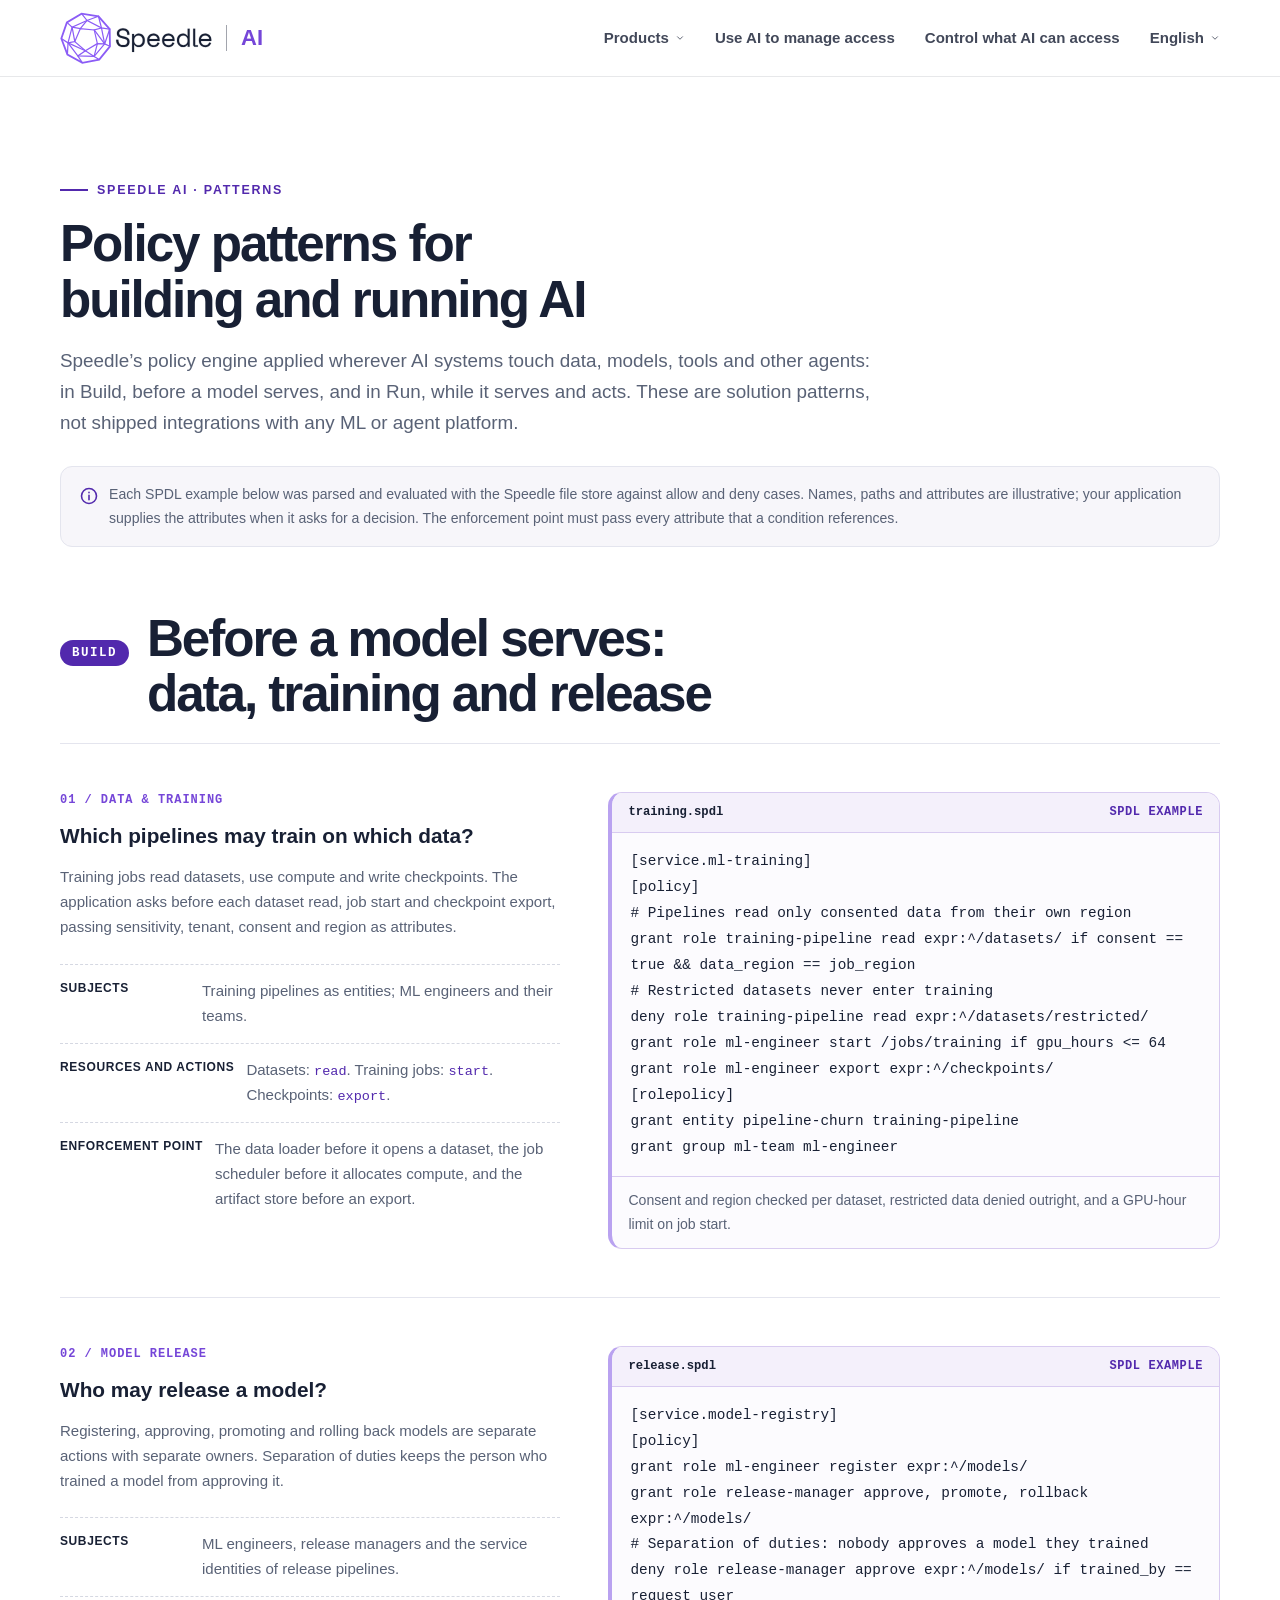
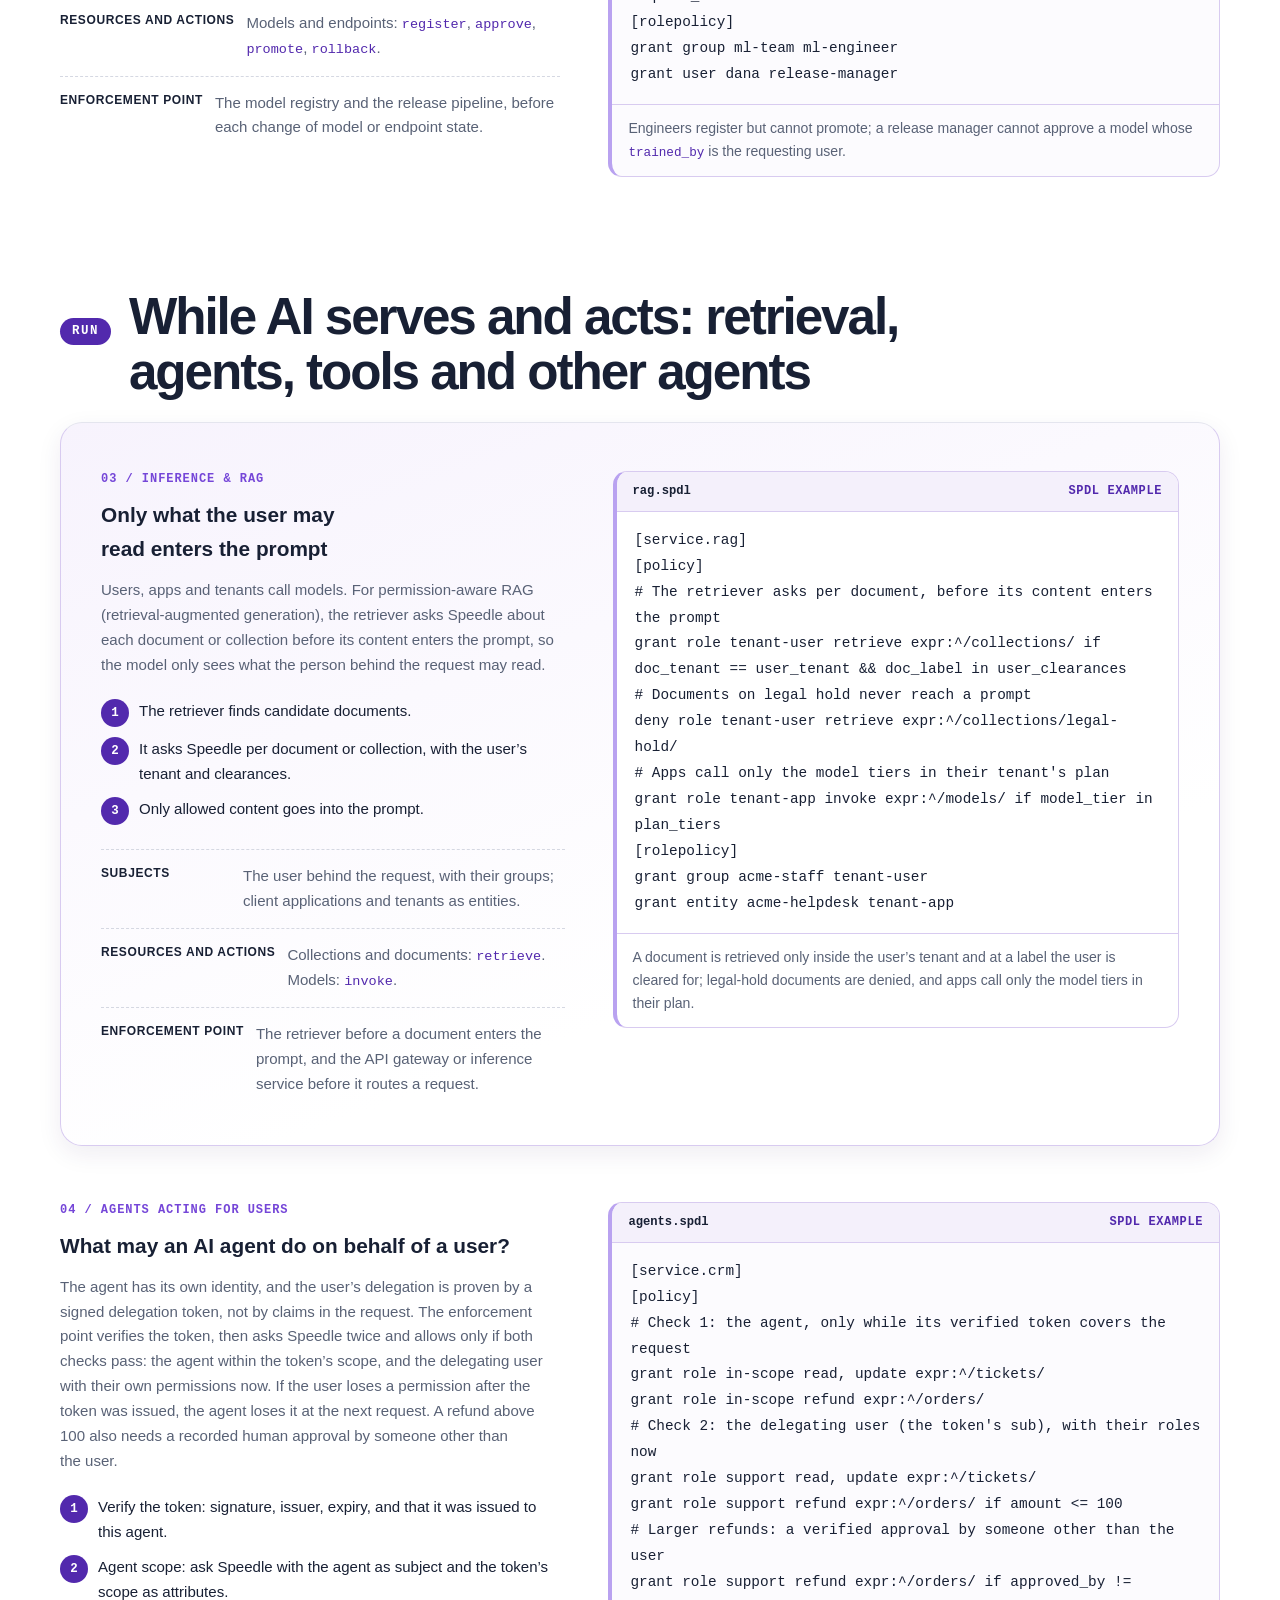
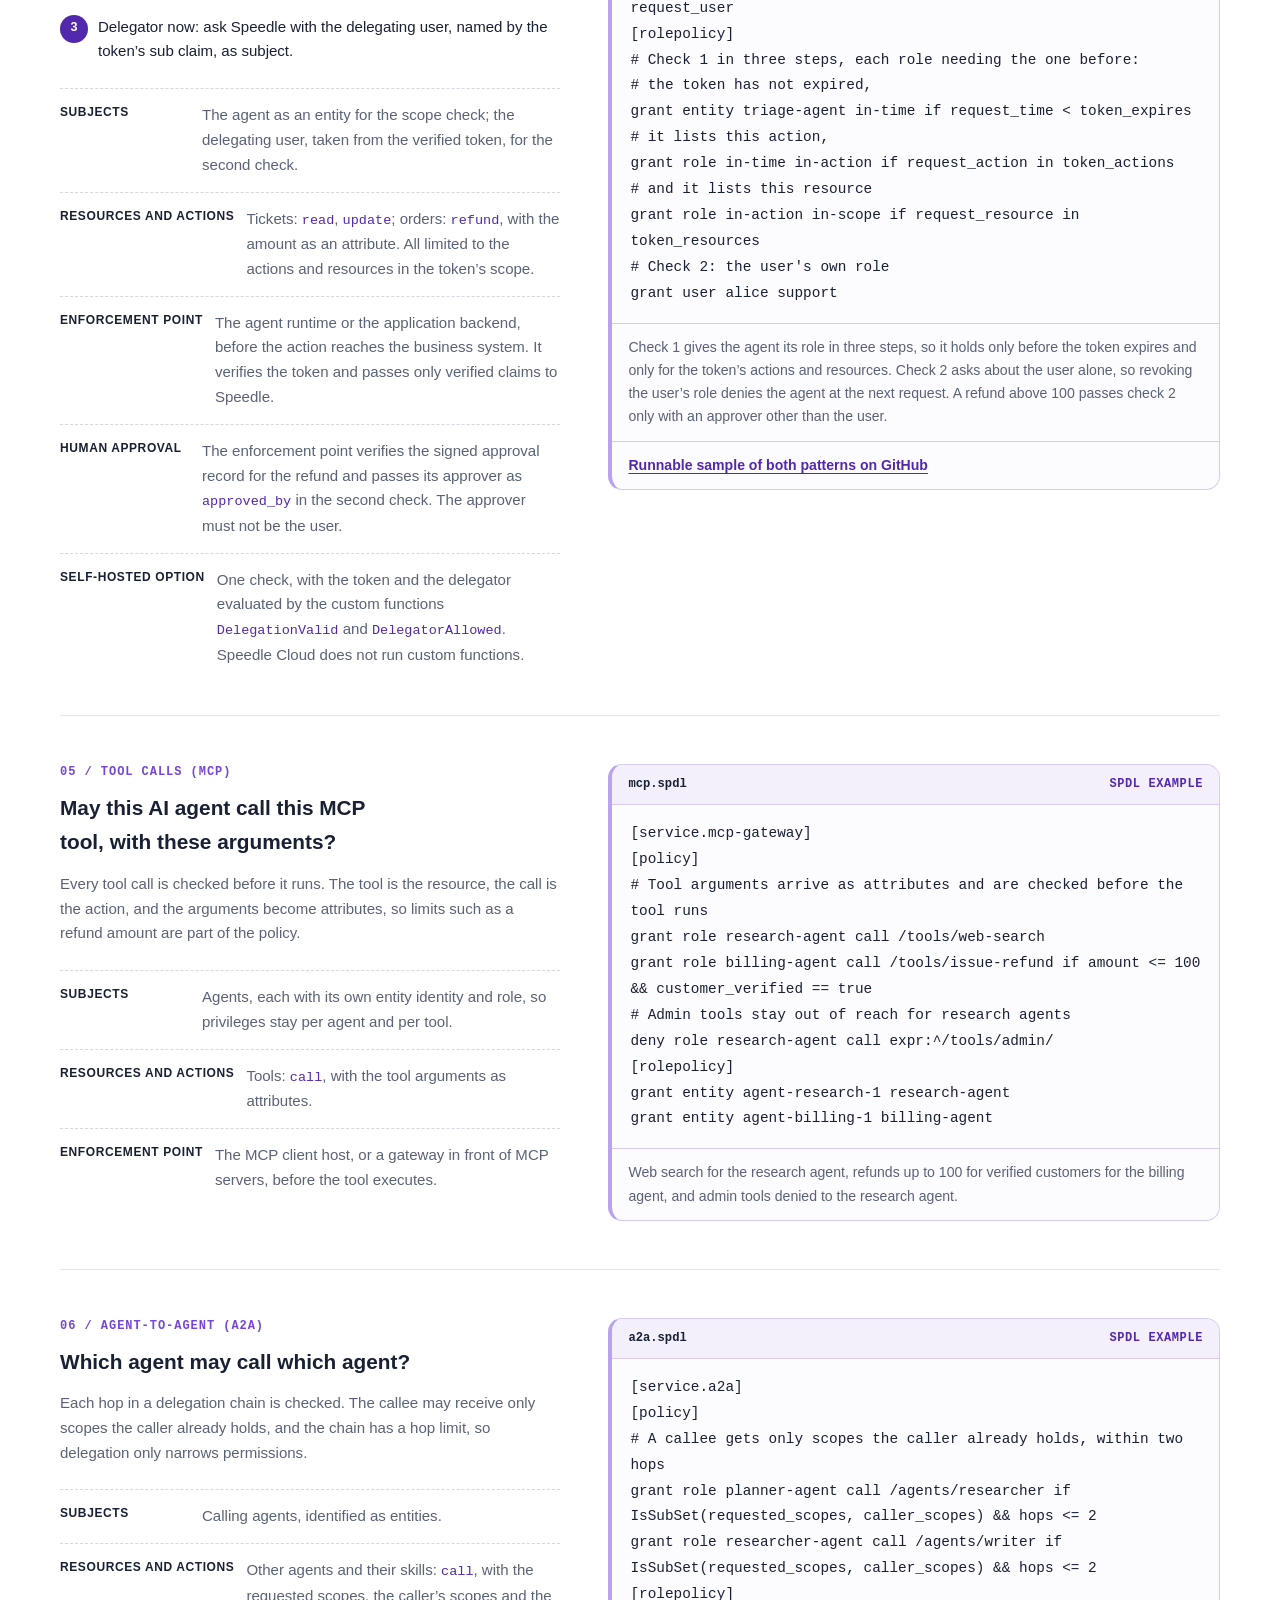
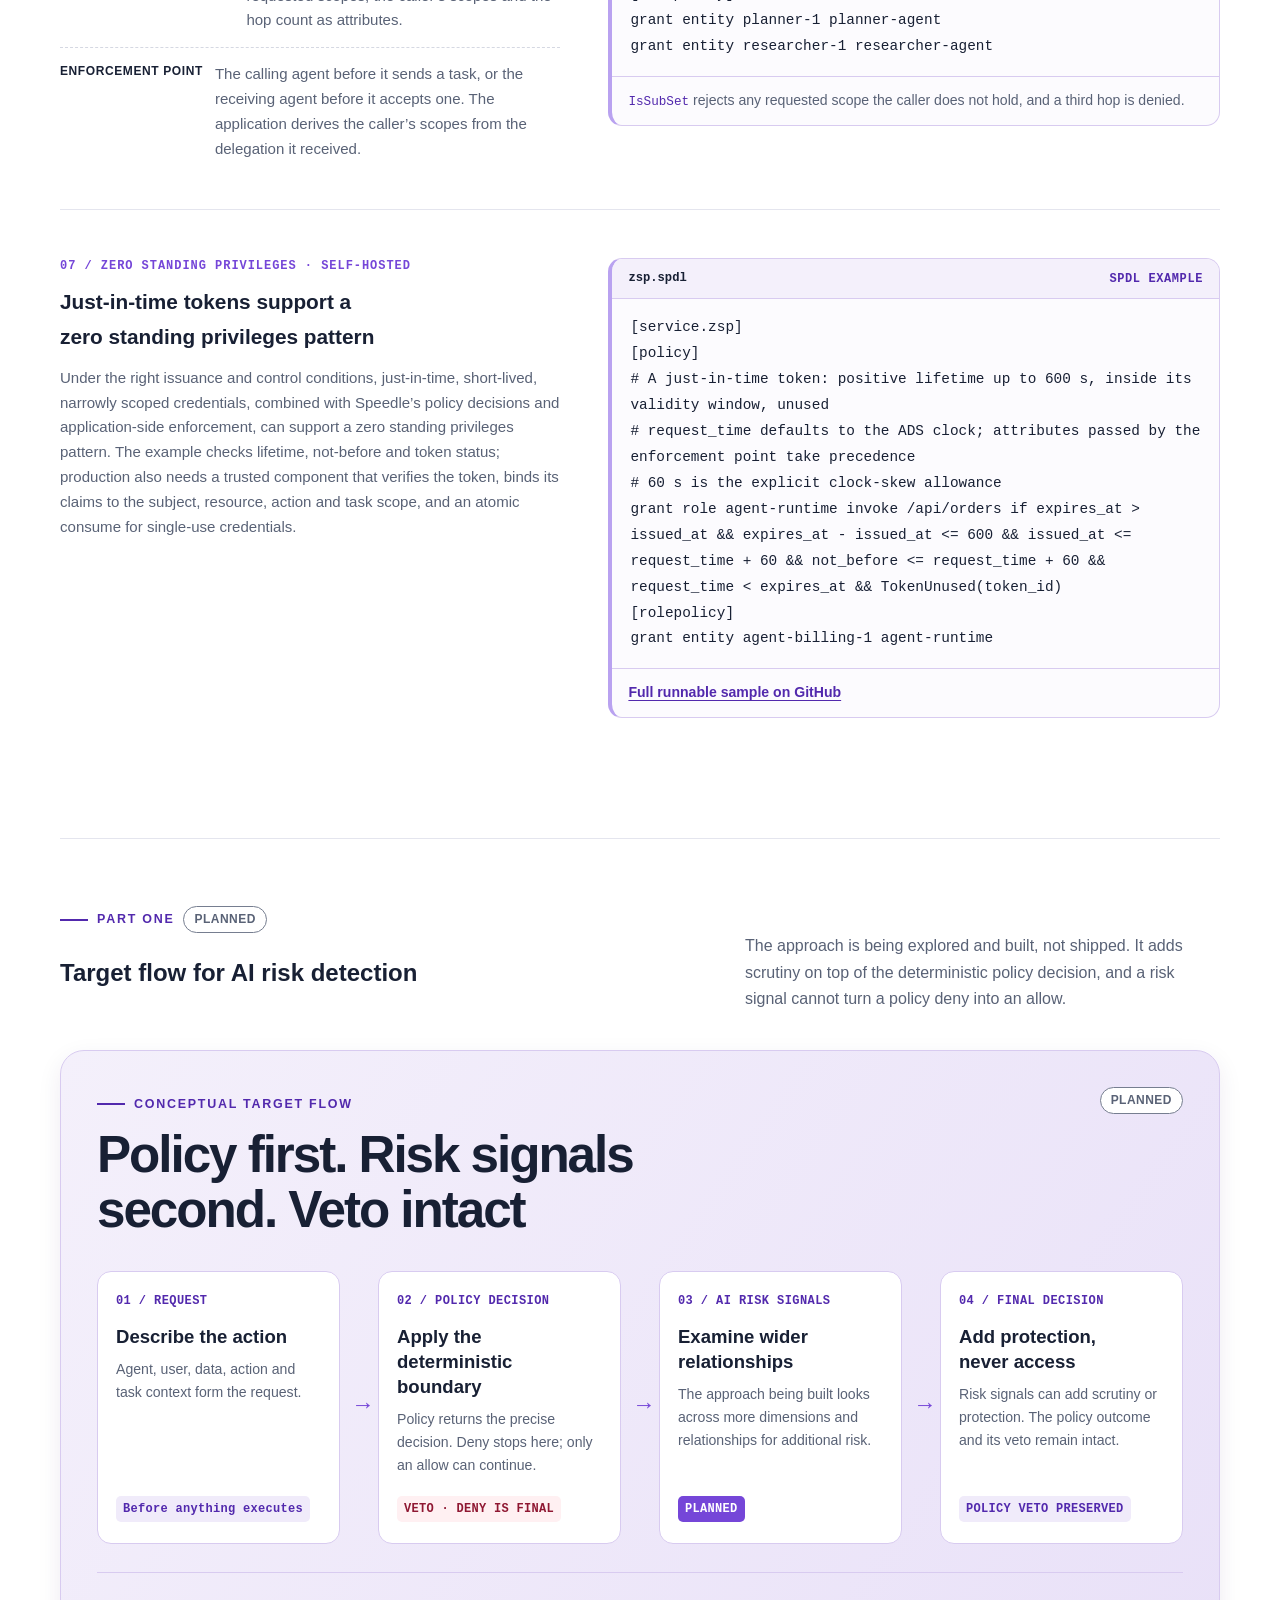
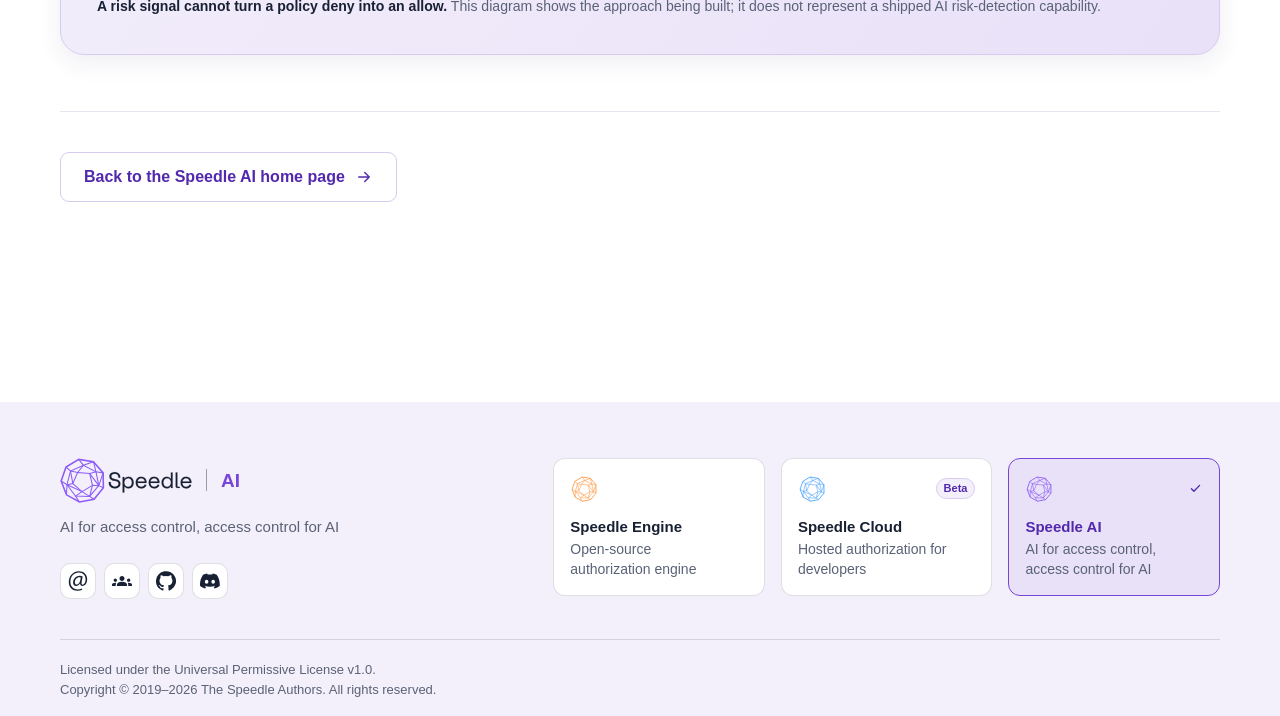
<file: patterns/index.html>
<!doctype html>
<html lang="en">
<head>
  <meta charset="utf-8">
  <meta name="viewport" content="width=device-width, initial-scale=1">
  <meta name="theme-color" content="#ffffff">
  <meta name="color-scheme" content="light">
  <title>Patterns · Speedle AI</title>
  <meta name="description" content="SPDL examples for building and running AI: data and training, model release, permission-aware RAG, delegated agents, MCP tool calls, A2A calls and ZSP.">
  <meta name="robots" content="index, follow, max-image-preview:large">
  <link rel="canonical" href="https://ai.speedle.io/patterns/">
  <link rel="alternate" hreflang="en" href="https://ai.speedle.io/patterns/">
  <link rel="alternate" hreflang="zh-CN" href="https://ai.speedle.io/zh/patterns/">
  <link rel="alternate" hreflang="x-default" href="https://ai.speedle.io/patterns/">
  <meta property="og:type" content="website">
  <meta property="og:locale" content="en_US">
  <meta property="og:site_name" content="Speedle AI">
  <meta property="og:title" content="Patterns · Speedle AI">
  <meta property="og:description" content="The full SPDL examples for building and running AI: data and training, model release, permission-aware RAG, delegated agents, MCP tool calls, A2A calls and zero standing privileges.">
  <meta property="og:url" content="https://ai.speedle.io/patterns/">
  <meta property="og:image" content="https://ai.speedle.io/assets/og-image.png">
  <meta property="og:image:type" content="image/png">
  <meta property="og:image:width" content="1200">
  <meta property="og:image:height" content="630">
  <meta property="og:image:alt" content="Speedle AI: AI agent authorization and access control, with the Speedle sphere mark">
  <meta name="twitter:card" content="summary_large_image">
  <meta name="twitter:title" content="Patterns · Speedle AI">
  <meta name="twitter:description" content="The full SPDL examples for building and running AI: data and training, model release, permission-aware RAG, delegated agents, MCP tool calls, A2A calls and zero standing privileges.">
  <meta name="twitter:image" content="https://ai.speedle.io/assets/og-image.png">
  <meta name="twitter:image:alt" content="Speedle AI: AI agent authorization and access control, with the Speedle sphere mark">
  <link rel="icon" href="/favicon.svg" type="image/svg+xml">
  <link rel="icon" href="/favicon.ico" sizes="any">
  <link rel="apple-touch-icon" href="/apple-touch-icon.png">
  <link rel="stylesheet" href="/styles.css">
  <script src="/app.js" defer></script>
  <script type="application/ld+json">
  {
    "@context": "https://schema.org",
    "@type": "Organization",
    "@id": "https://engine.speedle.io/#organization",
    "name": "Speedle",
    "url": "https://engine.speedle.io/",
    "logo": "https://ai.speedle.io/apple-touch-icon.png",
    "sameAs": [
      "https://github.com/teramoby/speedle-plus",
      "https://engine.speedle.io/",
      "https://cloud.speedle.io/",
      "https://ai.speedle.io/"
    ]
  }
  </script>
  <script type="application/ld+json">
  {
    "@context": "https://schema.org",
    "@type": "WebSite",
    "@id": "https://ai.speedle.io/patterns/#website",
    "url": "https://ai.speedle.io/patterns/",
    "name": "Speedle AI",
    "inLanguage": "en",
    "publisher": {
      "@id": "https://engine.speedle.io/#organization"
    }
  }
  </script>
  <script type="application/ld+json">
  {
    "@context": "https://schema.org",
    "@type": "SoftwareApplication",
    "@id": "https://ai.speedle.io/patterns/#software",
    "name": "Speedle AI",
    "url": "https://ai.speedle.io/patterns/",
    "description": "SPDL examples that apply the open-source Speedle policy engine to AI access management: data and training, model release, permission-aware RAG, delegated agents, MCP tool calls, agent-to-agent calls and zero standing privileges.",
    "applicationCategory": "SecurityApplication",
    "isAccessibleForFree": true,
    "license": "https://opensource.org/license/upl",
    "codeRepository": "https://github.com/teramoby/speedle-plus",
    "publisher": {
      "@id": "https://engine.speedle.io/#organization"
    }
  }
  </script>
</head>
<body>
  <svg class="sprite" aria-hidden="true" focusable="false">
    <symbol id="i-arrow" viewBox="0 0 24 24"><path d="M5 12h14M13 6l6 6-6 6"/></symbol>
    <symbol id="i-external" viewBox="0 0 24 24"><path d="M8 16 16 8M9.5 8H16v6.5"/></symbol>
    <symbol id="i-terminal" viewBox="0 0 24 24"><rect x="3" y="4.5" width="18" height="15" rx="3"/><path d="m7.5 9.5 3 2.5-3 2.5M13 15h3.5"/></symbol>
    <symbol id="i-info" viewBox="0 0 24 24"><circle cx="12" cy="12" r="9"/><path d="M12 11v5.5M12 7.5v.5"/></symbol>
    <symbol id="i-check" viewBox="0 0 24 24"><path d="m5.5 12.5 4 4 9-9.5"/></symbol>
    <symbol id="i-cross" viewBox="0 0 24 24"><path d="m7 7 10 10M17 7 7 17"/></symbol>
    <symbol id="i-shield" viewBox="0 0 24 24"><path d="m12 3 7 3v5c0 4.6-2.8 8.1-7 10-4.2-1.9-7-5.4-7-10V6l7-3Z"/><path d="m8.5 12 2.2 2.2 4.8-5"/></symbol>
    <symbol id="i-signals" viewBox="0 0 24 24"><circle cx="12" cy="12" r="2.5"/><circle cx="5" cy="5" r="1.7"/><circle cx="19" cy="5" r="1.7"/><circle cx="5" cy="19" r="1.7"/><circle cx="19" cy="19" r="1.7"/><path d="m6.3 6.3 3.9 3.9m3.6 0 3.9-3.9m-11.4 11.4 3.9-3.9m3.6 0 3.9 3.9"/></symbol>
    <symbol id="i-speedle-sphere" viewBox="22 22 114 114"><g fill="none" stroke="currentColor" stroke-linejoin="miter" stroke-miterlimit="3" stroke-linecap="butt"><polygon stroke-width="3.6" points="41.83 47.82 30.67 80.15 42.9 112.09 72.8 128.69 106.38 122.19 127.93 95.63 127.36 61.43 104.94 35.6 71.16 30.23"/><g stroke-width="2.4"><polygon points="81.97 43.92 52.19 57.23 44.03 88.8 63.62 114.87 96.22 115.81 117.28 90.9 110.94 58.91"/><polygon points="68.57 60.42 57.6 86.19 78.73 104.59 102.75 90.18 96.47 62.88"/><path d="M41.83 47.82L52.19 57.23 68.57 60.42 81.97 43.92 71.16 30.23 M30.67 80.15L44.03 88.8 42.9 112.09 M52.19 57.23L57.6 86.19 44.03 88.8 78.73 104.59 63.62 114.87 72.8 128.69 M78.73 104.59L96.22 115.81 106.38 122.19 M96.22 115.81L102.75 90.18 117.28 90.9 127.93 95.63 M117.28 90.9L127.36 61.43 110.94 58.91 104.94 35.6 81.97 43.92 M110.94 58.91L96.47 62.88 117.28 90.9"/></g></g></symbol>
  </svg>

  <a class="skip-link" href="#main">Skip to content</a>

  <header class="site-header">
    <div class="wrap nav">
      <a class="brand" href="/" aria-label="Speedle AI home">
        <img src="/assets/speedle-mark-ai.svg" width="152" height="52" alt="Speedle">
        <span class="brand-divider" aria-hidden="true"></span>
        <span class="brand-product">AI</span>
      </a>
      <button class="menu" type="button" aria-expanded="false" aria-controls="site-nav" aria-label="Open navigation">☰</button>
      <nav id="site-nav" class="nav-links" aria-label="Main navigation">
        <div class="products">
          <button class="products-toggle" type="button" aria-haspopup="true" aria-expanded="false" aria-controls="products-menu">Products<svg class="products-chevron" viewBox="0 0 24 24" aria-hidden="true"><path d="m6 9 6 6 6-6"/></svg></button>
          <div class="products-panel" id="products-menu" role="menu" aria-label="Speedle products">
            <span class="products-heading" aria-hidden="true">Products</span>
            <a class="product-row" href="https://engine.speedle.io/" role="menuitem">
              <svg class="product-sphere product-engine" aria-hidden="true"><use href="#i-speedle-sphere"/></svg>
              <span class="product-copy"><span class="product-name">Speedle Engine</span><span class="product-description">Open-source authorization engine</span></span>
            </a>
            <a class="product-row" href="https://cloud.speedle.io/" role="menuitem">
              <svg class="product-sphere product-cloud" aria-hidden="true"><use href="#i-speedle-sphere"/></svg>
              <span class="product-copy"><span class="product-name">Speedle Cloud<span class="coming-soon">Beta</span></span><span class="product-description">Hosted authorization for developers</span></span>
            </a>
            <a class="product-row" href="https://ai.speedle.io/" role="menuitem" aria-current="page">
              <svg class="product-sphere product-ai" aria-hidden="true"><use href="#i-speedle-sphere"/></svg>
              <span class="product-copy"><span class="product-name">Speedle AI</span><span class="product-description">AI for access control, access control for AI</span></span>
              <svg class="product-check icon icon-sm" aria-hidden="true"><use href="#i-check"/></svg>
            </a>
          </div>
        </div>
        <a href="/#ai-for-access">Use AI to manage access</a>
        <a href="/#access-for-ai">Control what AI can access</a>
        <div class="languages">
          <button class="languages-button" type="button" aria-haspopup="true" aria-expanded="false" aria-controls="languages-panel">English<svg class="languages-chevron" viewBox="0 0 24 24" aria-hidden="true"><path d="m6 9 6 6 6-6"/></svg></button>
          <span class="languages-heading" aria-hidden="true">Languages</span>
          <div class="languages-panel" id="languages-panel" role="group" aria-label="Languages">
            <a class="language-row" href="/patterns/" lang="en" hreflang="en" aria-current="page">English</a>
            <a class="language-row" href="/ja/patterns/" lang="ja" hreflang="ja">日本語</a>
            <a class="language-row" href="/ko/patterns/" lang="ko" hreflang="ko">한국어</a>
            <a class="language-row" href="/es/patterns/" lang="es" hreflang="es">Español</a>
            <a class="language-row" href="/zh/patterns/" lang="zh-CN" hreflang="zh-CN">中文</a>
          </div>
        </div>
      </nav>
    </div>
  </header>

  <main id="main">
    <section class="section patterns" aria-labelledby="patterns-title">
      <div class="wrap">
        <header class="page-head">
          <p class="eyebrow">Speedle AI · Patterns</p>
          <h1 id="patterns-title">Policy patterns for building and running AI</h1>
          <p class="page-lead">Speedle’s policy engine applied wherever AI systems touch data, models, tools and other agents: in Build, before a model serves, and in Run, while it serves and acts. These are solution patterns, not shipped integrations with any ML or agent platform.</p>
          <p class="note page-note"><svg class="icon" aria-hidden="true"><use href="#i-info"/></svg>Each SPDL example below was parsed and evaluated with the Speedle file store against allow and deny cases. Names, paths and attributes are illustrative; your application supplies the attributes when it asks for a decision. The enforcement point must pass every attribute that a condition references.</p>
        </header>

        <section id="build" class="phase" aria-labelledby="build-title">
          <div class="phase-head phase-build">
            <p class="phase-tag">Build</p>
            <h2 id="build-title">Before a model serves: data, training and release</h2>
          </div>
          <article id="lc-data" class="area" aria-labelledby="lc-data-title">
            <div class="area-copy">
              <p class="area-step">01 / Data &amp; training</p>
              <h3 id="lc-data-title">Which pipelines may train on which data?</h3>
              <p class="area-lead">Training jobs read datasets, use compute and write checkpoints. The application asks before each dataset read, job start and checkpoint export, passing sensitivity, tenant, consent and region as attributes.</p>
              <dl class="area-facts">
                <div><dt>Subjects</dt><dd>Training pipelines as entities; ML engineers and their teams.</dd></div>
                <div><dt>Resources and actions</dt><dd>Datasets: <code>read</code>. Training jobs: <code>start</code>. Checkpoints: <code>export</code>.</dd></div>
                <div><dt>Enforcement point</dt><dd>The data loader before it opens a dataset, the job scheduler before it allocates compute, and the artifact store before an export.</dd></div>
              </dl>
            </div>
            <figure class="spdl-card">
              <figcaption><span>training.spdl</span><span>SPDL example</span></figcaption>
              <pre tabindex="0" data-spdl="training" aria-label="SPDL example: Data and training"><code>[service.ml-training]
[policy]
# Pipelines read only consented data from their own region
grant role training-pipeline read expr:^/datasets/ if consent == true &amp;&amp; data_region == job_region
# Restricted datasets never enter training
deny role training-pipeline read expr:^/datasets/restricted/
grant role ml-engineer start /jobs/training if gpu_hours &lt;= 64
grant role ml-engineer export expr:^/checkpoints/
[rolepolicy]
grant entity pipeline-churn training-pipeline
grant group ml-team ml-engineer</code></pre>
              <p class="spdl-caption">Consent and region checked per dataset, restricted data denied outright, and a GPU-hour limit on job start.</p>
            </figure>
          </article>
          <article id="lc-release" class="area" aria-labelledby="lc-release-title">
            <div class="area-copy">
              <p class="area-step">02 / Model release</p>
              <h3 id="lc-release-title">Who may release a model?</h3>
              <p class="area-lead">Registering, approving, promoting and rolling back models are separate actions with separate owners. Separation of duties keeps the person who trained a model from approving it.</p>
              <dl class="area-facts">
                <div><dt>Subjects</dt><dd>ML engineers, release managers and the service identities of release pipelines.</dd></div>
                <div><dt>Resources and actions</dt><dd>Models and endpoints: <code>register</code>, <code>approve</code>, <code>promote</code>, <code>rollback</code>.</dd></div>
                <div><dt>Enforcement point</dt><dd>The model registry and the release pipeline, before each change of model or endpoint state.</dd></div>
              </dl>
            </div>
            <figure class="spdl-card">
              <figcaption><span>release.spdl</span><span>SPDL example</span></figcaption>
              <pre tabindex="0" data-spdl="release" aria-label="SPDL example: Model release"><code>[service.model-registry]
[policy]
grant role ml-engineer register expr:^/models/
grant role release-manager approve, promote, rollback expr:^/models/
# Separation of duties: nobody approves a model they trained
deny role release-manager approve expr:^/models/ if trained_by == request_user
[rolepolicy]
grant group ml-team ml-engineer
grant user dana release-manager</code></pre>
              <p class="spdl-caption">Engineers register but cannot promote; a release manager cannot approve a model whose <code>trained_by</code> is the requesting user.</p>
            </figure>
          </article>
        </section>

        <section id="run" class="phase" aria-labelledby="run-title">
          <div class="phase-head phase-run">
            <p class="phase-tag">Run</p>
            <h2 id="run-title">While AI serves and acts: retrieval, agents, tools and other agents</h2>
          </div>
          <article id="lc-rag" class="area area-feature" aria-labelledby="lc-rag-title">
            <div class="area-copy">
              <p class="area-step">03 / Inference &amp; RAG</p>
              <h3 id="lc-rag-title">Only what the user may read enters the prompt</h3>
              <p class="area-lead">Users, apps and tenants call models. For permission-aware RAG (retrieval-augmented generation), the retriever asks Speedle about each document or collection before its content enters the prompt, so the model only sees what the person behind the request may read.</p>
              <ol class="rag-flow" aria-label="Permission-aware retrieval">
                <li><span>1</span>The retriever finds candidate documents.</li>
                <li><span>2</span>It asks Speedle per document or collection, with the user’s tenant and clearances.</li>
                <li><span>3</span>Only allowed content goes into the prompt.</li>
              </ol>
              <dl class="area-facts">
                <div><dt>Subjects</dt><dd>The user behind the request, with their groups; client applications and tenants as entities.</dd></div>
                <div><dt>Resources and actions</dt><dd>Collections and documents: <code>retrieve</code>. Models: <code>invoke</code>.</dd></div>
                <div><dt>Enforcement point</dt><dd>The retriever before a document enters the prompt, and the API gateway or inference service before it routes a request.</dd></div>
              </dl>
            </div>
            <figure class="spdl-card">
              <figcaption><span>rag.spdl</span><span>SPDL example</span></figcaption>
              <pre tabindex="0" data-spdl="rag" aria-label="SPDL example: Inference and RAG"><code>[service.rag]
[policy]
# The retriever asks per document, before its content enters the prompt
grant role tenant-user retrieve expr:^/collections/ if doc_tenant == user_tenant &amp;&amp; doc_label in user_clearances
# Documents on legal hold never reach a prompt
deny role tenant-user retrieve expr:^/collections/legal-hold/
# Apps call only the model tiers in their tenant's plan
grant role tenant-app invoke expr:^/models/ if model_tier in plan_tiers
[rolepolicy]
grant group acme-staff tenant-user
grant entity acme-helpdesk tenant-app</code></pre>
              <p class="spdl-caption">A document is retrieved only inside the user’s tenant and at a label the user is cleared for; legal-hold documents are denied, and apps call only the model tiers in their plan.</p>
            </figure>
          </article>
          <article id="lc-agents" class="area" aria-labelledby="lc-agents-title">
            <div class="area-copy">
              <p class="area-step">04 / Agents acting for users</p>
              <h3 id="lc-agents-title">What may an AI agent do on behalf of a user?</h3>
              <p class="area-lead">The agent has its own identity, and the user’s delegation is proven by a signed delegation token, not by claims in the request. The enforcement point verifies the token, then asks Speedle twice and allows only if both checks pass: the agent within the token’s scope, and the delegating user with their own permissions now. If the user loses a permission after the token was issued, the agent loses it at the next request. A refund above 100 also needs a recorded human approval by someone other than the user.</p>
              <ol class="rag-flow" aria-label="Delegated agent check">
                <li><span>1</span>Verify the token: signature, issuer, expiry, and that it was issued to this agent.</li>
                <li><span>2</span>Agent scope: ask Speedle with the agent as subject and the token’s scope as attributes.</li>
                <li><span>3</span>Delegator now: ask Speedle with the delegating user, named by the token’s sub claim, as subject.</li>
              </ol>
              <dl class="area-facts">
                <div><dt>Subjects</dt><dd>The agent as an entity for the scope check; the delegating user, taken from the verified token, for the second check.</dd></div>
                <div><dt>Resources and actions</dt><dd>Tickets: <code>read</code>, <code>update</code>; orders: <code>refund</code>, with the amount as an attribute. All limited to the actions and resources in the token’s scope.</dd></div>
                <div><dt>Enforcement point</dt><dd>The agent runtime or the application backend, before the action reaches the business system. It verifies the token and passes only verified claims to Speedle.</dd></div>
                <div><dt>Human approval</dt><dd>The enforcement point verifies the signed approval record for the refund and passes its approver as <code>approved_by</code> in the second check. The approver must not be the user.</dd></div>
                <div><dt>Self-hosted option</dt><dd>One check, with the token and the delegator evaluated by the custom functions <code>DelegationValid</code> and <code>DelegatorAllowed</code>. Speedle Cloud does not run custom functions.</dd></div>
              </dl>
            </div>
            <figure class="spdl-card">
              <figcaption><span>agents.spdl</span><span>SPDL example</span></figcaption>
              <pre tabindex="0" data-spdl="agents" aria-label="SPDL example: Agents acting for users"><code>[service.crm]
[policy]
# Check 1: the agent, only while its verified token covers the request
grant role in-scope read, update expr:^/tickets/
grant role in-scope refund expr:^/orders/
# Check 2: the delegating user (the token's sub), with their roles now
grant role support read, update expr:^/tickets/
grant role support refund expr:^/orders/ if amount &lt;= 100
# Larger refunds: a verified approval by someone other than the user
grant role support refund expr:^/orders/ if approved_by != request_user
[rolepolicy]
# Check 1 in three steps, each role needing the one before:
# the token has not expired,
grant entity triage-agent in-time if request_time &lt; token_expires
# it lists this action,
grant role in-time in-action if request_action in token_actions
# and it lists this resource
grant role in-action in-scope if request_resource in token_resources
# Check 2: the user's own role
grant user alice support</code></pre>
              <p class="spdl-caption">Check 1 gives the agent its role in three steps, so it holds only before the token expires and only for the token’s actions and resources. Check 2 asks about the user alone, so revoking the user’s role denies the agent at the next request. A refund above 100 passes check 2 only with an approver other than the user.</p>
              <p class="spdl-caption zsp-sample"><a href="https://github.com/teramoby/ai.speedle.io/tree/main/samples/delegation">Runnable sample of both patterns on GitHub</a></p>
            </figure>
          </article>
          <article id="lc-mcp" class="area" aria-labelledby="lc-mcp-title">
            <div class="area-copy">
              <p class="area-step">05 / Tool calls (MCP)</p>
              <h3 id="lc-mcp-title">May this AI agent call this MCP tool, with these arguments?</h3>
              <p class="area-lead">Every tool call is checked before it runs. The tool is the resource, the call is the action, and the arguments become attributes, so limits such as a refund amount are part of the policy.</p>
              <dl class="area-facts">
                <div><dt>Subjects</dt><dd>Agents, each with its own entity identity and role, so privileges stay per agent and per tool.</dd></div>
                <div><dt>Resources and actions</dt><dd>Tools: <code>call</code>, with the tool arguments as attributes.</dd></div>
                <div><dt>Enforcement point</dt><dd>The MCP client host, or a gateway in front of MCP servers, before the tool executes.</dd></div>
              </dl>
            </div>
            <figure class="spdl-card">
              <figcaption><span>mcp.spdl</span><span>SPDL example</span></figcaption>
              <pre tabindex="0" data-spdl="mcp" aria-label="SPDL example: Tool calls over MCP"><code>[service.mcp-gateway]
[policy]
# Tool arguments arrive as attributes and are checked before the tool runs
grant role research-agent call /tools/web-search
grant role billing-agent call /tools/issue-refund if amount &lt;= 100 &amp;&amp; customer_verified == true
# Admin tools stay out of reach for research agents
deny role research-agent call expr:^/tools/admin/
[rolepolicy]
grant entity agent-research-1 research-agent
grant entity agent-billing-1 billing-agent</code></pre>
              <p class="spdl-caption">Web search for the research agent, refunds up to 100 for verified customers for the billing agent, and admin tools denied to the research agent.</p>
            </figure>
          </article>
          <article id="lc-a2a" class="area" aria-labelledby="lc-a2a-title">
            <div class="area-copy">
              <p class="area-step">06 / Agent-to-agent (A2A)</p>
              <h3 id="lc-a2a-title">Which agent may call which agent?</h3>
              <p class="area-lead">Each hop in a delegation chain is checked. The callee may receive only scopes the caller already holds, and the chain has a hop limit, so delegation only narrows permissions.</p>
              <dl class="area-facts">
                <div><dt>Subjects</dt><dd>Calling agents, identified as entities.</dd></div>
                <div><dt>Resources and actions</dt><dd>Other agents and their skills: <code>call</code>, with the requested scopes, the caller’s scopes and the hop count as attributes.</dd></div>
                <div><dt>Enforcement point</dt><dd>The calling agent before it sends a task, or the receiving agent before it accepts one. The application derives the caller’s scopes from the delegation it received.</dd></div>
              </dl>
            </div>
            <figure class="spdl-card">
              <figcaption><span>a2a.spdl</span><span>SPDL example</span></figcaption>
              <pre tabindex="0" data-spdl="a2a" aria-label="SPDL example: Agent-to-agent"><code>[service.a2a]
[policy]
# A callee gets only scopes the caller already holds, within two hops
grant role planner-agent call /agents/researcher if IsSubSet(requested_scopes, caller_scopes) &amp;&amp; hops &lt;= 2
grant role researcher-agent call /agents/writer if IsSubSet(requested_scopes, caller_scopes) &amp;&amp; hops &lt;= 2
[rolepolicy]
grant entity planner-1 planner-agent
grant entity researcher-1 researcher-agent</code></pre>
              <p class="spdl-caption"><code>IsSubSet</code> rejects any requested scope the caller does not hold, and a third hop is denied.</p>
            </figure>
          </article>
          <article id="zsp" class="area" aria-labelledby="lc-zsp-title">
            <div class="area-copy">
              <p class="area-step">07 / Zero standing privileges · Self-hosted</p>
              <h3 id="lc-zsp-title">Just-in-time tokens support a zero standing privileges pattern</h3>
              <p class="area-lead">Under the right issuance and control conditions, just-in-time, short-lived, narrowly scoped credentials, combined with Speedle’s policy decisions and application-side enforcement, can support a zero standing privileges pattern. The example checks lifetime, not-before and token status; production also needs a trusted component that verifies the token, binds its claims to the subject, resource, action and task scope, and an atomic consume for single-use credentials.</p>
            </div>
            <figure class="spdl-card">
              <figcaption><span>zsp.spdl</span><span>SPDL example</span></figcaption>
              <pre tabindex="0" data-spdl="zsp" aria-label="SPDL example: Zero standing privileges"><code>[service.zsp]
[policy]
# A just-in-time token: positive lifetime up to 600 s, inside its validity window, unused
# request_time defaults to the ADS clock; attributes passed by the enforcement point take precedence
# 60 s is the explicit clock-skew allowance
grant role agent-runtime invoke /api/orders if expires_at &gt; issued_at &amp;&amp; expires_at - issued_at &lt;= 600 &amp;&amp; issued_at &lt;= request_time + 60 &amp;&amp; not_before &lt;= request_time + 60 &amp;&amp; request_time &lt; expires_at &amp;&amp; TokenUnused(token_id)
[rolepolicy]
grant entity agent-billing-1 agent-runtime</code></pre>
              <p class="spdl-caption zsp-sample"><a href="https://github.com/teramoby/ai.speedle.io/tree/main/samples/zsp">Full runnable sample on GitHub</a></p>
            </figure>
          </article>
        </section>

        <section id="risk-detection" class="subsection patterns-risk" aria-labelledby="patterns-risk-title">
          <div class="section-head">
            <div><p class="eyebrow">Part one<span class="status-badge status-planned">Planned</span></p><h2 id="patterns-risk-title">Target flow for AI risk detection</h2></div>
            <p>The approach is being explored and built, not shipped. It adds scrutiny on top of the deterministic policy decision, and a risk signal cannot turn a policy deny into an allow.</p>
          </div>
          <section class="decision-architecture" aria-labelledby="decision-flow-title">
            <div class="architecture-head">
              <div><p class="eyebrow">Conceptual target flow</p><h3 id="decision-flow-title">Policy first. Risk signals second. Veto intact</h3></div>
              <span class="status-badge status-planned">Planned</span>
            </div>
            <ol class="decision-flow">
              <li class="flow-node"><span class="flow-step">01 / REQUEST</span><h4>Describe the action</h4><p>Agent, user, data, action and task context form the request.</p><span class="flow-tag">Before anything executes</span></li>
              <li class="flow-node"><span class="flow-step">02 / POLICY DECISION</span><h4>Apply the deterministic boundary</h4><p>Policy returns the precise decision. Deny stops here; only an allow can continue.</p><span class="flow-tag flow-tag-deny">VETO · DENY IS FINAL</span></li>
              <li class="flow-node"><span class="flow-step">03 / AI RISK SIGNALS</span><h4>Examine wider relationships</h4><p>The approach being built looks across more dimensions and relationships for additional risk.</p><span class="flow-tag flow-tag-planned">PLANNED</span></li>
              <li class="flow-node"><span class="flow-step">04 / FINAL DECISION</span><h4>Add protection, never access</h4><p>Risk signals can add scrutiny or protection. The policy outcome and its veto remain intact.</p><span class="flow-tag">POLICY VETO PRESERVED</span></li>
            </ol>
            <p class="flow-note"><strong>A risk signal cannot turn a policy deny into an allow.</strong> This diagram shows the approach being built; it does not represent a shipped AI risk-detection capability.</p>
          </section>
        </section>

        <p class="patterns-back"><a class="button button-secondary" href="/">Back to the Speedle AI home page<svg class="icon" aria-hidden="true"><use href="#i-arrow"/></svg></a></p>
      </div>
    </section>
  </main>

  <footer class="site-footer">
    <div class="wrap footer-main">
      <div class="footer-brand">
        <a class="footer-lockup" href="/" aria-label="Speedle AI home">
          <img src="/assets/speedle-mark-ai.svg" width="132" height="45" alt="Speedle">
          <span class="footer-divider" aria-hidden="true"></span>
          <span class="footer-product">AI</span>
        </a>
        <p class="footer-tagline">AI for access control, access control for AI</p>
        <nav class="social" aria-label="Community links">
          <a href="mailto:contact@speedle.io" aria-label="Email contact@speedle.io" title="contact@speedle.io"><img src="/assets/social-email.svg" alt=""></a>
          <a href="https://groups.google.com/forum/#!forum/speedle-users" aria-label="Google Groups" title="Google Groups — speedle-users"><img src="/assets/social-google-groups.svg" alt=""></a>
          <a href="https://github.com/teramoby/speedle-plus" aria-label="GitHub"><img src="/assets/social-github.svg" alt=""></a>
          <a href="https://discord.gg/uaY2xVsbbT" aria-label="Discord"><img src="/assets/social-discord.svg" alt=""></a>
        </nav>
      </div>
      <nav class="footer-family" aria-label="Speedle products">
        <ul>
          <li><a class="footer-card" href="https://engine.speedle.io/"><svg class="product-sphere product-engine" aria-hidden="true"><use href="#i-speedle-sphere"/></svg><span class="footer-card-name">Speedle Engine</span><span class="footer-card-description">Open-source authorization engine</span></a></li>
          <li><a class="footer-card" href="https://cloud.speedle.io/"><svg class="product-sphere product-cloud" aria-hidden="true"><use href="#i-speedle-sphere"/></svg><span class="footer-card-name">Speedle Cloud<span class="coming-soon">Beta</span></span><span class="footer-card-description">Hosted authorization for developers</span></a></li>
          <li><a class="footer-card" href="https://ai.speedle.io/" aria-current="page"><svg class="product-sphere product-ai" aria-hidden="true"><use href="#i-speedle-sphere"/></svg><span class="footer-card-name">Speedle AI</span><span class="footer-card-description">AI for access control, access control for AI</span><svg class="footer-card-check icon icon-sm" aria-hidden="true"><use href="#i-check"/></svg></a></li>
        </ul>
      </nav>
    </div>
    <div class="wrap footer-bar">
      <p class="footer-legal"><span>Licensed under the Universal Permissive License v1.0.</span><span>Copyright © 2019–2026 The Speedle Authors. All rights reserved.</span></p>
    </div>
  </footer>
  <script defer src="https://static.cloudflareinsights.com/beacon.min.js" data-cf-beacon='{"token": "3b49dd9a82634bba833340481ce6ccbe"}'></script>
</body>
</html>
</file>
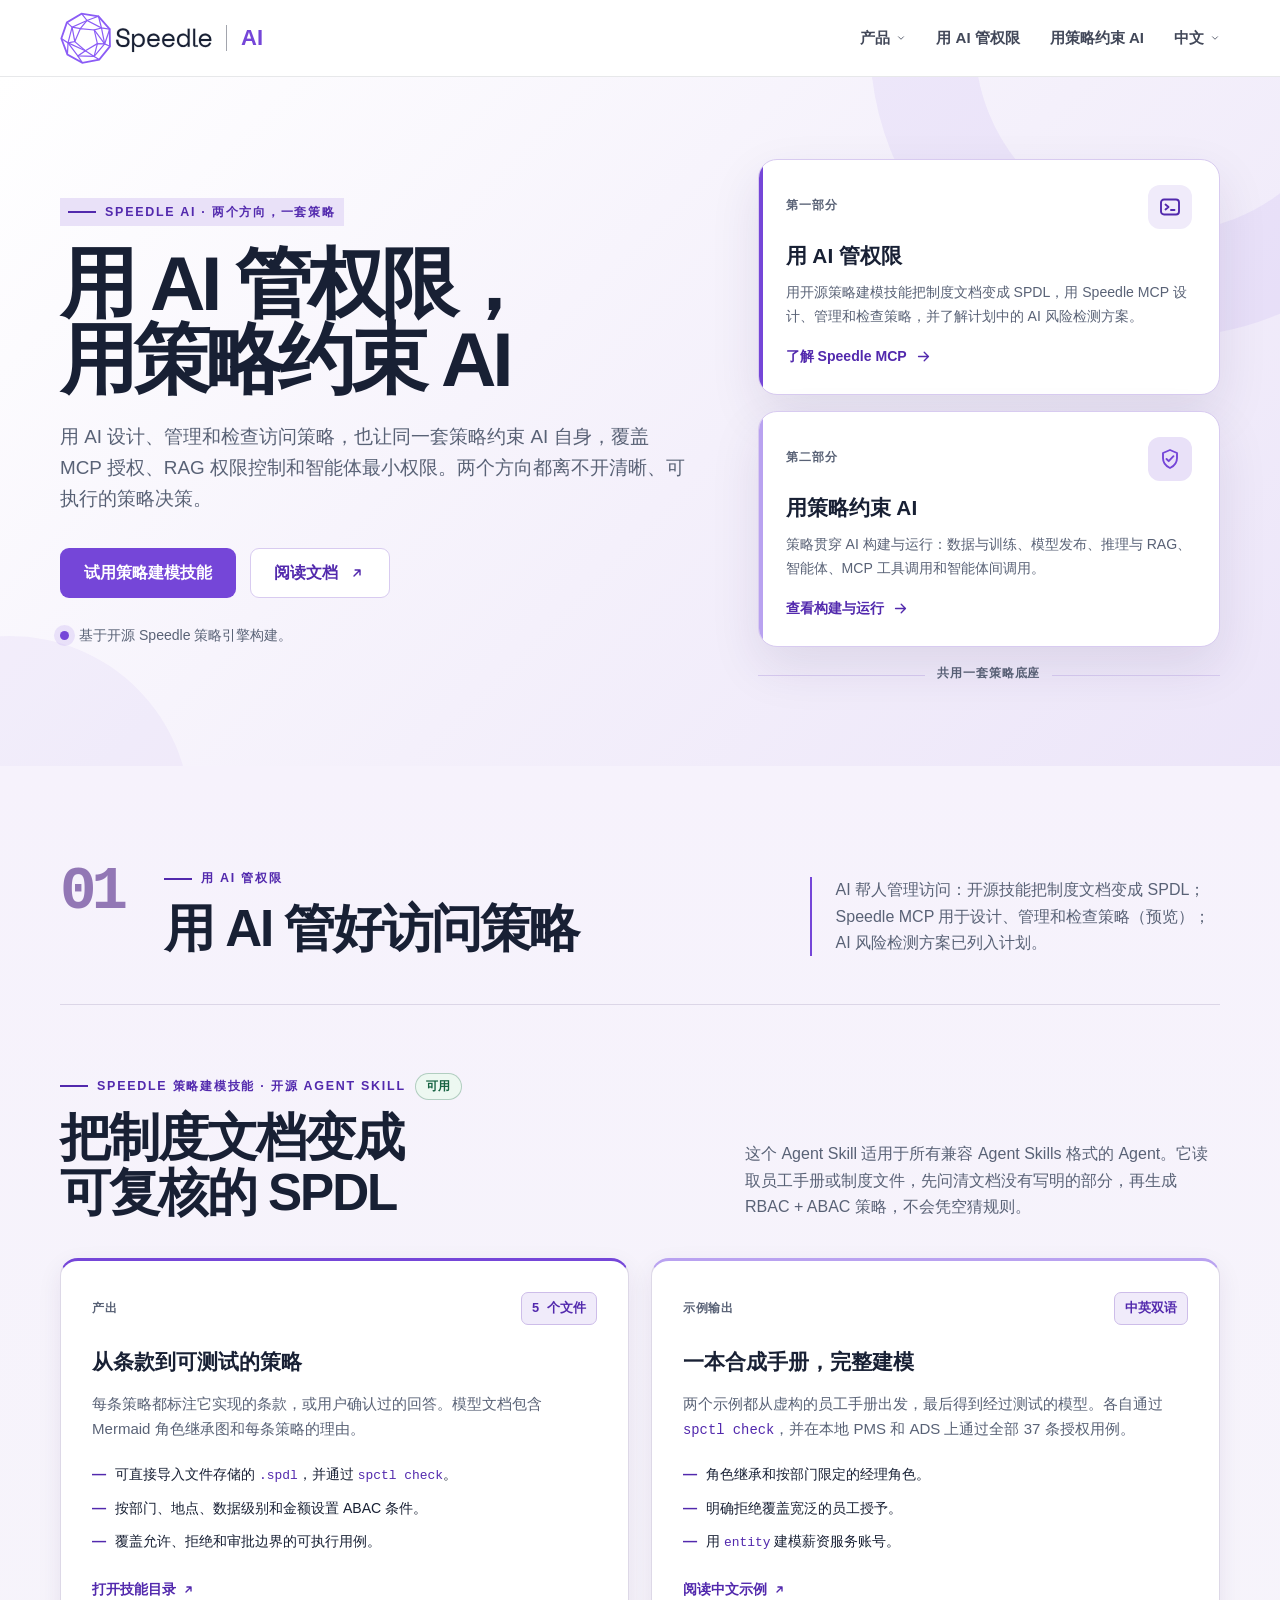
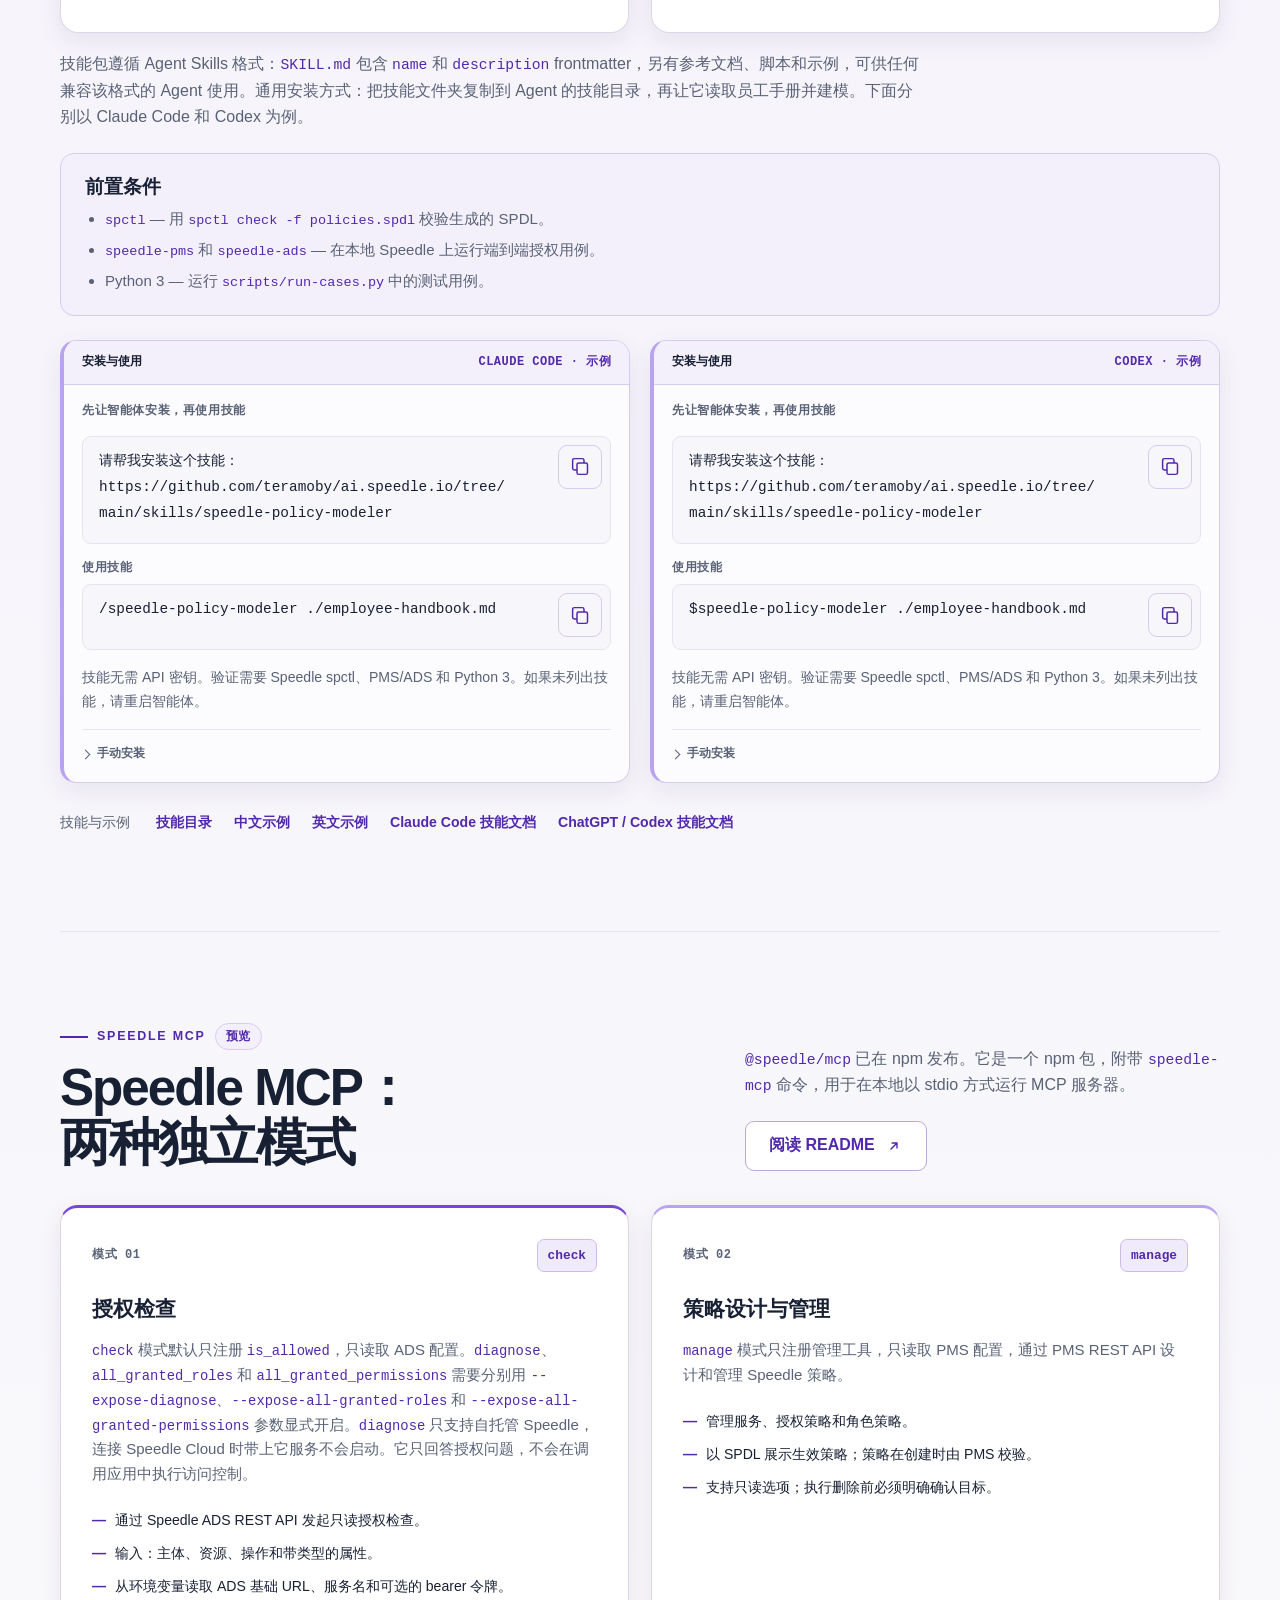
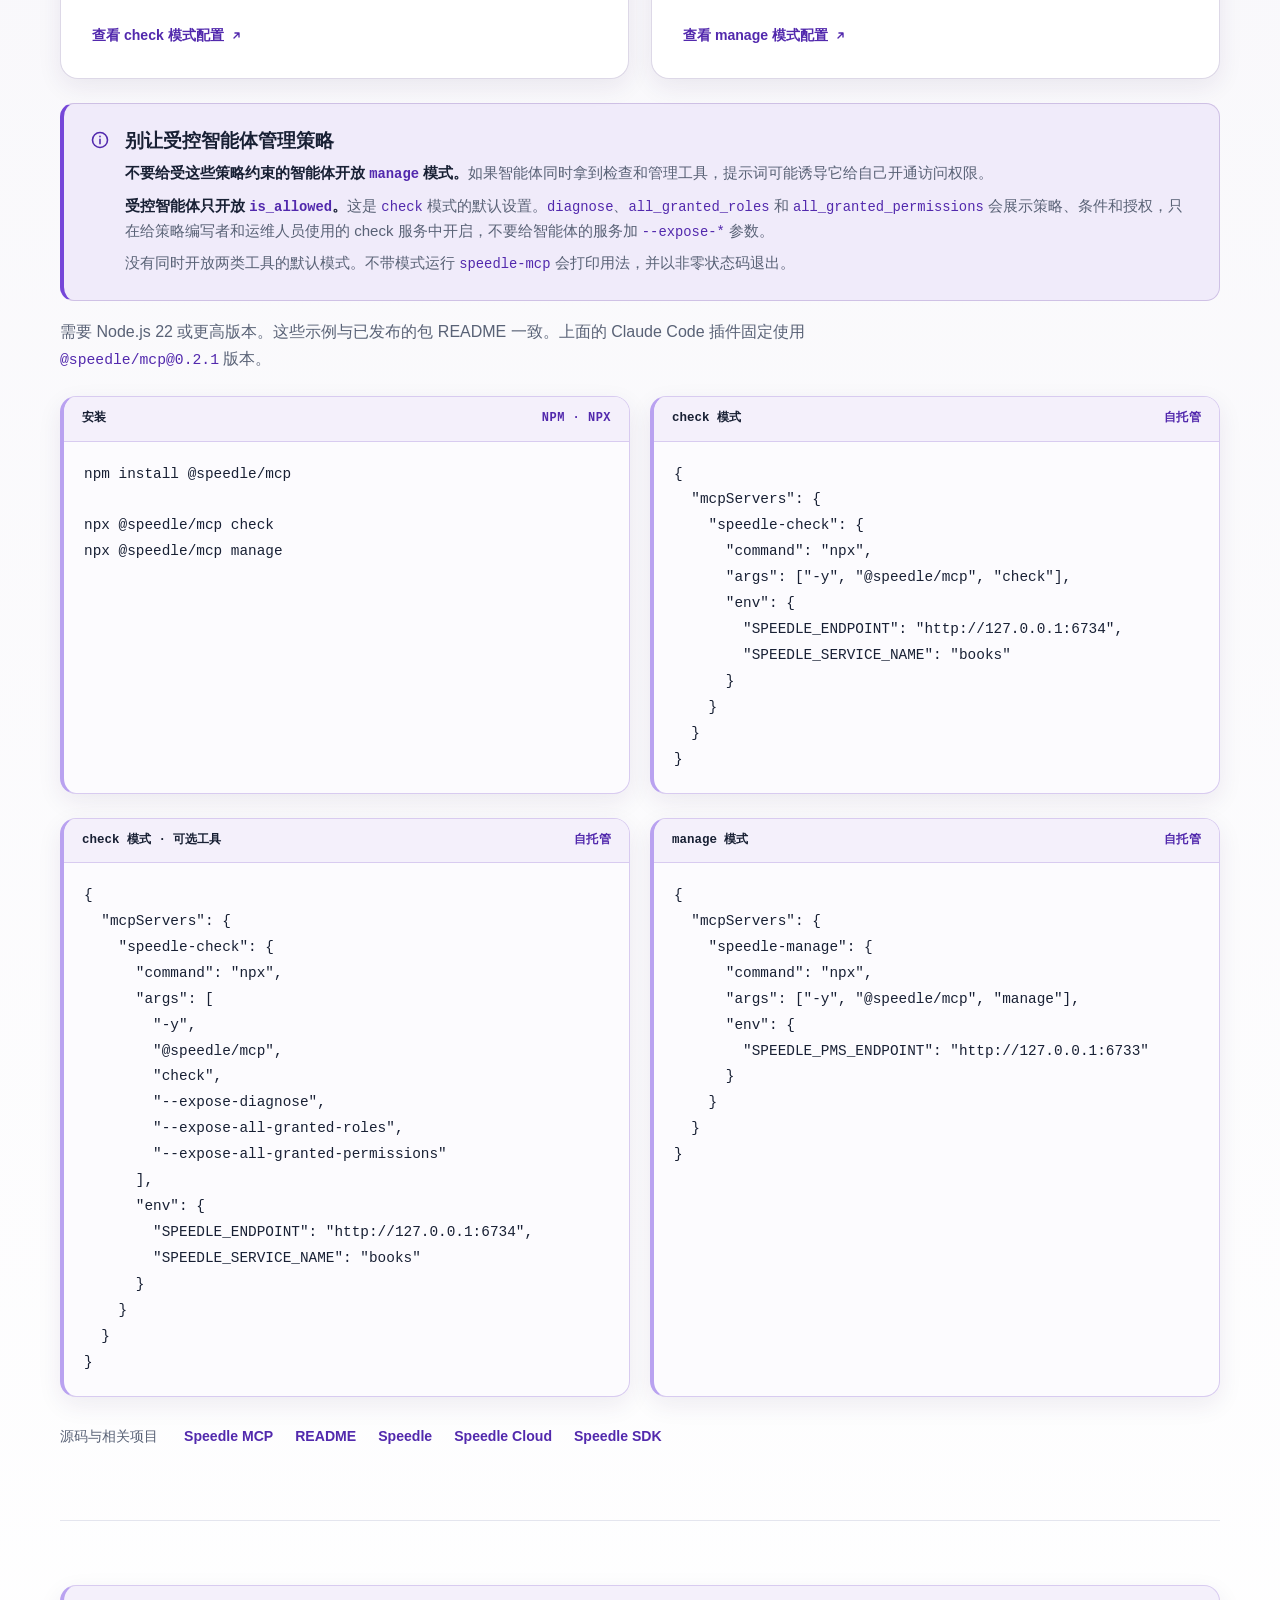
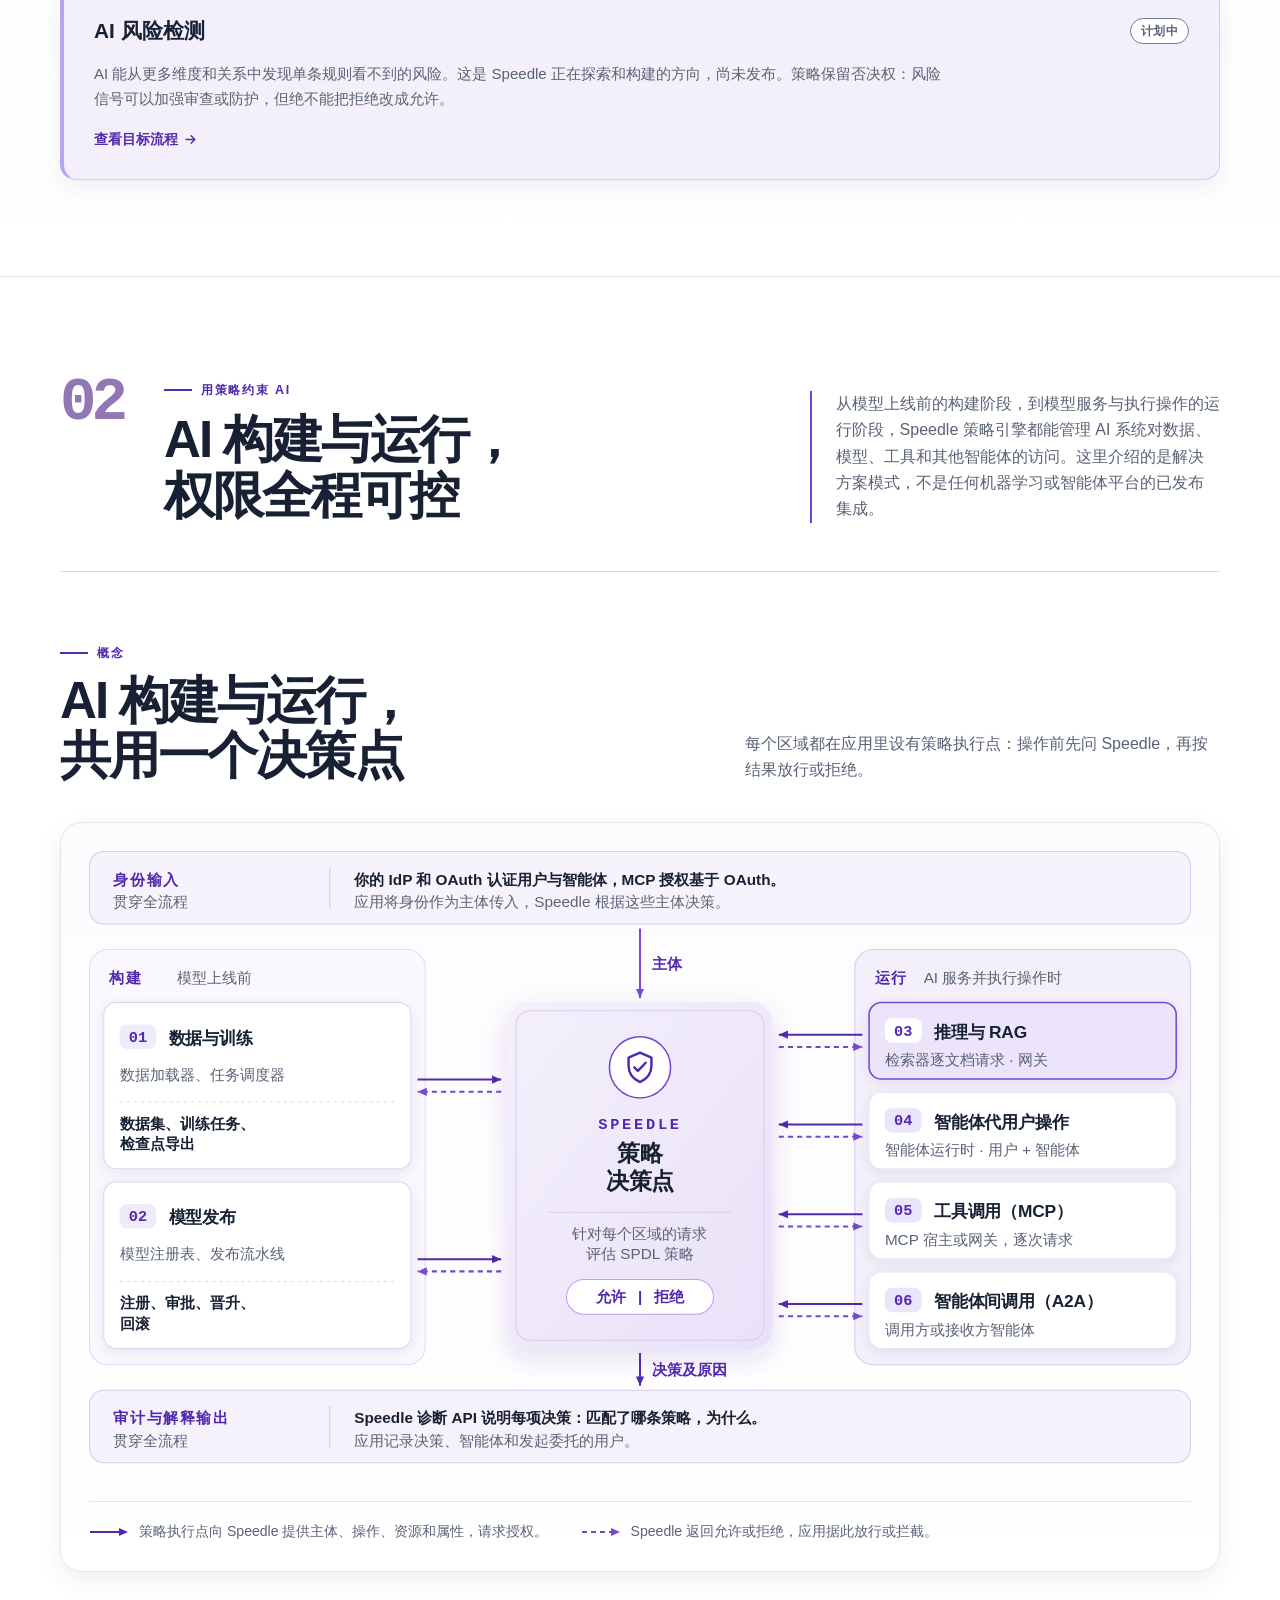
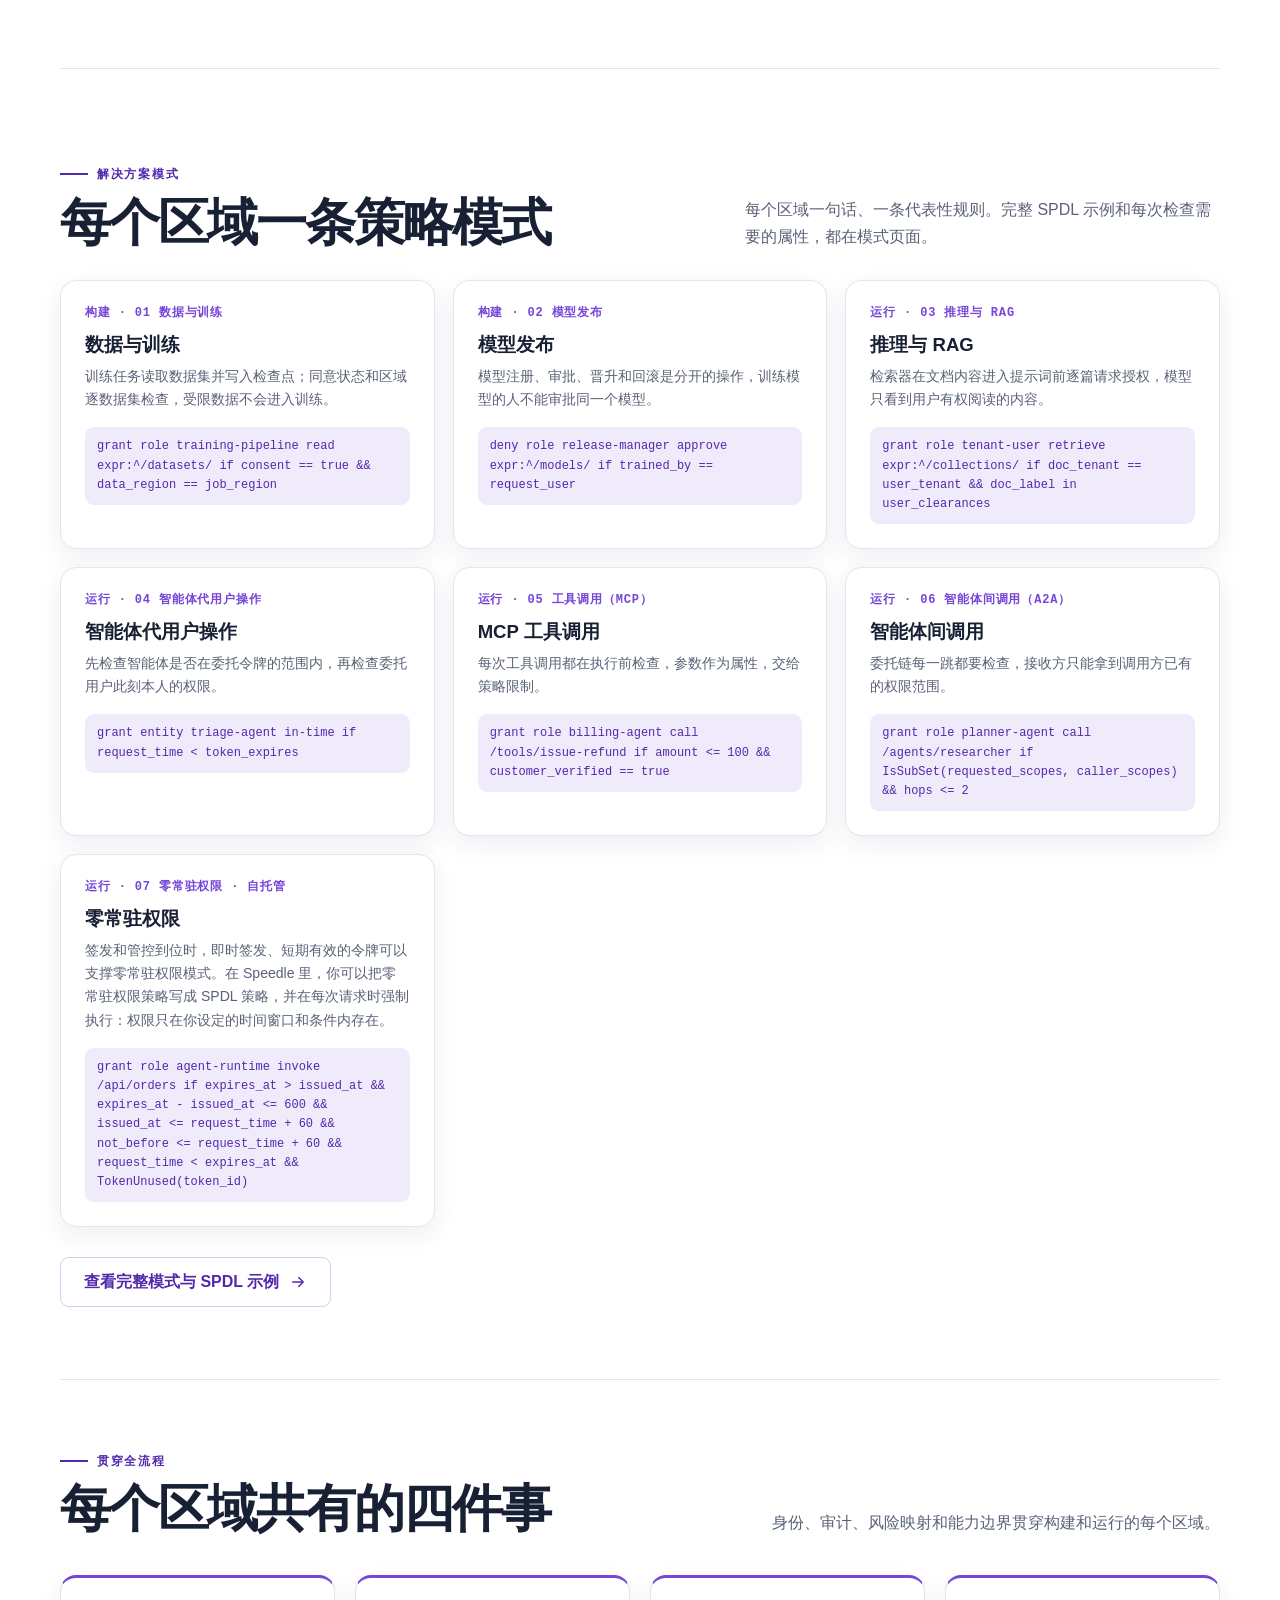
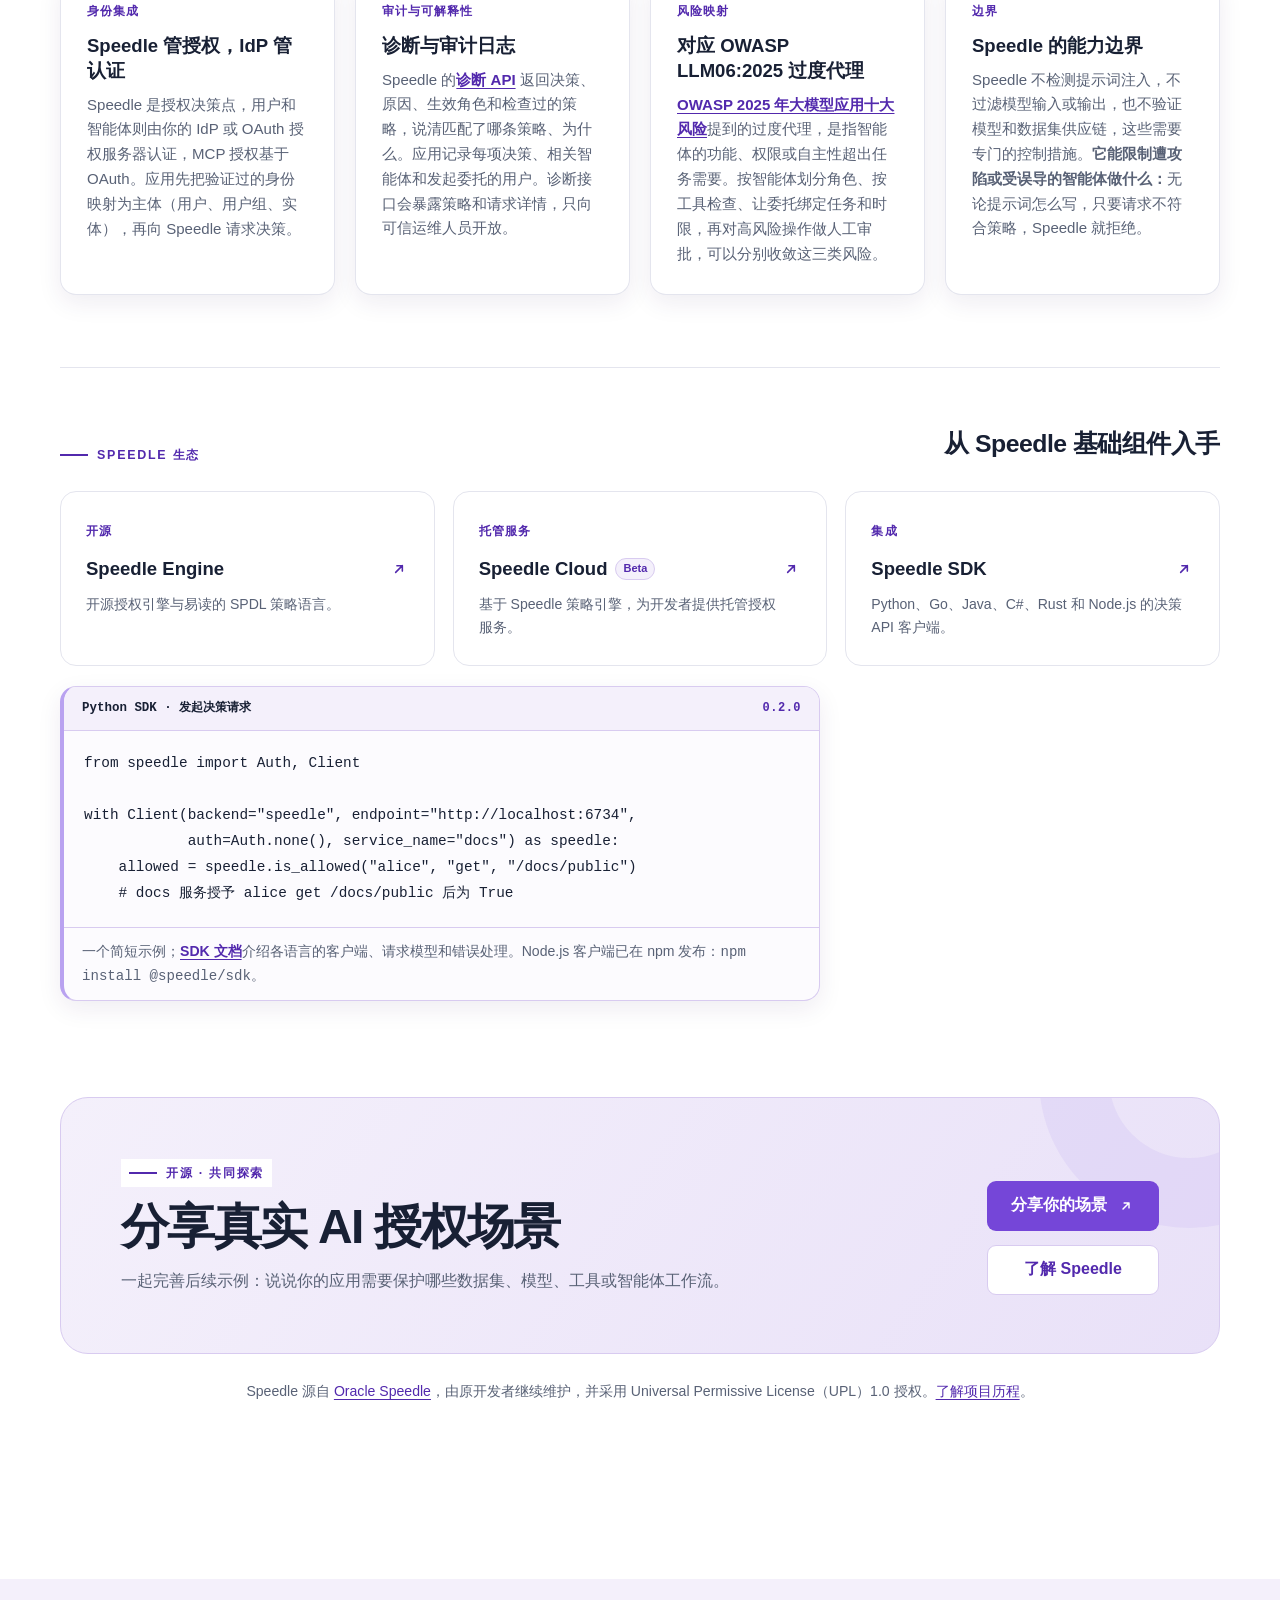
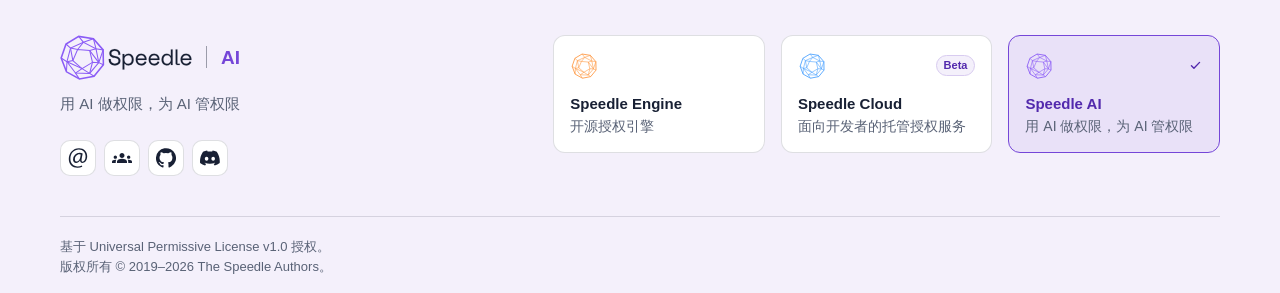
<file: zh/index.html>
<!doctype html>
<html lang="zh-CN">
<head>
  <meta charset="utf-8">
  <meta name="viewport" content="width=device-width, initial-scale=1">
  <meta name="theme-color" content="#ffffff">
  <meta name="color-scheme" content="light">
  <title>Speedle AI — 用 AI 做权限，为 AI 管权限</title>
  <meta name="description" content="Speedle AI 介绍 AI 智能体授权与 AI 访问控制：用策略覆盖 MCP 授权、RAG 权限控制、零常驻权限（ZSP）、大模型应用权限管理和智能体最小权限。">
  <meta name="robots" content="index, follow, max-image-preview:large">
  <link rel="canonical" href="https://ai.speedle.io/zh/">
  <link rel="alternate" hreflang="en" href="https://ai.speedle.io/">
  <link rel="alternate" hreflang="zh-CN" href="https://ai.speedle.io/zh/">
  <link rel="alternate" hreflang="x-default" href="https://ai.speedle.io/">
  <meta property="og:type" content="website">
  <meta property="og:locale" content="zh_CN">
  <meta property="og:site_name" content="Speedle AI">
  <meta property="og:title" content="Speedle AI — 用 AI 做权限，为 AI 管权限">
  <meta property="og:description" content="用开源 Speedle 策略引擎实现 AI 访问控制：AI 智能体授权、MCP 授权、RAG 权限控制、A2A 调用、零常驻权限（ZSP）与智能体最小权限。">
  <meta property="og:url" content="https://ai.speedle.io/zh/">
  <meta property="og:image" content="https://ai.speedle.io/assets/og-image.png">
  <meta property="og:image:type" content="image/png">
  <meta property="og:image:width" content="1200">
  <meta property="og:image:height" content="630">
  <meta property="og:image:alt" content="Speedle AI：AI 智能体授权与访问控制，带有 Speedle 球形标志">
  <meta name="twitter:card" content="summary_large_image">
  <meta name="twitter:title" content="Speedle AI — 用 AI 做权限，为 AI 管权限">
  <meta name="twitter:description" content="用开源 Speedle 策略引擎实现 AI 访问控制：AI 智能体授权、MCP 授权、RAG 权限控制、A2A 调用、零常驻权限（ZSP）与智能体最小权限。">
  <meta name="twitter:image" content="https://ai.speedle.io/assets/og-image.png">
  <meta name="twitter:image:alt" content="Speedle AI：AI 智能体授权与访问控制，带有 Speedle 球形标志">
  <link rel="icon" href="/favicon.svg" type="image/svg+xml">
  <link rel="icon" href="/favicon.ico" sizes="any">
  <link rel="apple-touch-icon" href="/apple-touch-icon.png">
  <link rel="stylesheet" href="/styles.css">
  <script src="/app.js" defer></script>
  <script type="application/ld+json">
  {
    "@context": "https://schema.org",
    "@type": "Organization",
    "@id": "https://engine.speedle.io/#organization",
    "name": "Speedle",
    "url": "https://engine.speedle.io/zh/",
    "logo": "https://ai.speedle.io/apple-touch-icon.png",
    "sameAs": [
      "https://github.com/teramoby/speedle-plus",
      "https://engine.speedle.io/",
      "https://cloud.speedle.io/",
      "https://ai.speedle.io/"
    ]
  }
  </script>
  <script type="application/ld+json">
  {
    "@context": "https://schema.org",
    "@type": "WebSite",
    "@id": "https://ai.speedle.io/zh/#website",
    "url": "https://ai.speedle.io/zh/",
    "name": "Speedle AI",
    "inLanguage": "zh-CN",
    "publisher": {
      "@id": "https://engine.speedle.io/#organization"
    }
  }
  </script>
  <script type="application/ld+json">
  {
    "@context": "https://schema.org",
    "@type": "SoftwareApplication",
    "@id": "https://ai.speedle.io/zh/#software",
    "name": "Speedle AI",
    "url": "https://ai.speedle.io/zh/",
    "description": "Speedle AI 介绍如何用开源 Speedle 策略引擎实现 AI 访问控制，涵盖 AI 智能体授权、MCP 授权、RAG 权限控制、智能体间（A2A）调用和零常驻权限（ZSP）。",
    "inLanguage": "zh-CN",
    "applicationCategory": "SecurityApplication",
    "isAccessibleForFree": true,
    "license": "https://opensource.org/license/upl",
    "codeRepository": "https://github.com/teramoby/speedle-plus",
    "publisher": {
      "@id": "https://engine.speedle.io/#organization"
    }
  }
  </script>
</head>
<body>
  <svg class="sprite" aria-hidden="true" focusable="false">
    <symbol id="i-arrow" viewBox="0 0 24 24"><path d="M5 12h14M13 6l6 6-6 6"/></symbol>
    <symbol id="i-external" viewBox="0 0 24 24"><path d="M8 16 16 8M9.5 8H16v6.5"/></symbol>
    <symbol id="i-terminal" viewBox="0 0 24 24"><rect x="3" y="4.5" width="18" height="15" rx="3"/><path d="m7.5 9.5 3 2.5-3 2.5M13 15h3.5"/></symbol>
    <symbol id="i-info" viewBox="0 0 24 24"><circle cx="12" cy="12" r="9"/><path d="M12 11v5.5M12 7.5v.5"/></symbol>
    <symbol id="i-check" viewBox="0 0 24 24"><path d="m5.5 12.5 4 4 9-9.5"/></symbol>
    <symbol id="i-cross" viewBox="0 0 24 24"><path d="m7 7 10 10M17 7 7 17"/></symbol>
    <symbol id="i-shield" viewBox="0 0 24 24"><path d="m12 3 7 3v5c0 4.6-2.8 8.1-7 10-4.2-1.9-7-5.4-7-10V6l7-3Z"/><path d="m8.5 12 2.2 2.2 4.8-5"/></symbol>
    <symbol id="i-signals" viewBox="0 0 24 24"><circle cx="12" cy="12" r="2.5"/><circle cx="5" cy="5" r="1.7"/><circle cx="19" cy="5" r="1.7"/><circle cx="5" cy="19" r="1.7"/><circle cx="19" cy="19" r="1.7"/><path d="m6.3 6.3 3.9 3.9m3.6 0 3.9-3.9m-11.4 11.4 3.9-3.9m3.6 0 3.9 3.9"/></symbol>
    <symbol id="i-speedle-sphere" viewBox="22 22 114 114"><g fill="none" stroke="currentColor" stroke-linejoin="miter" stroke-miterlimit="3" stroke-linecap="butt"><polygon stroke-width="3.6" points="41.83 47.82 30.67 80.15 42.9 112.09 72.8 128.69 106.38 122.19 127.93 95.63 127.36 61.43 104.94 35.6 71.16 30.23"/><g stroke-width="2.4"><polygon points="81.97 43.92 52.19 57.23 44.03 88.8 63.62 114.87 96.22 115.81 117.28 90.9 110.94 58.91"/><polygon points="68.57 60.42 57.6 86.19 78.73 104.59 102.75 90.18 96.47 62.88"/><path d="M41.83 47.82L52.19 57.23 68.57 60.42 81.97 43.92 71.16 30.23 M30.67 80.15L44.03 88.8 42.9 112.09 M52.19 57.23L57.6 86.19 44.03 88.8 78.73 104.59 63.62 114.87 72.8 128.69 M78.73 104.59L96.22 115.81 106.38 122.19 M96.22 115.81L102.75 90.18 117.28 90.9 127.93 95.63 M117.28 90.9L127.36 61.43 110.94 58.91 104.94 35.6 81.97 43.92 M110.94 58.91L96.47 62.88 117.28 90.9"/></g></g></symbol>
  </svg>

  <a class="skip-link" href="#main">跳到正文</a>

  <header class="site-header">
    <div class="wrap nav">
      <a class="brand" href="/zh/" aria-label="Speedle AI 首页">
        <img src="/assets/speedle-mark-ai.svg" width="152" height="52" alt="Speedle">
        <span class="brand-divider" aria-hidden="true"></span>
        <span class="brand-product">AI</span>
      </a>
      <button class="menu" type="button" aria-expanded="false" aria-controls="site-nav" aria-label="打开导航">☰</button>
      <nav id="site-nav" class="nav-links" aria-label="主导航">
        <div class="products">
          <button class="products-toggle" type="button" aria-haspopup="true" aria-expanded="false" aria-controls="products-menu">产品<svg class="products-chevron" viewBox="0 0 24 24" aria-hidden="true"><path d="m6 9 6 6 6-6"/></svg></button>
          <div class="products-panel" id="products-menu" role="menu" aria-label="Speedle 产品">
            <span class="products-heading" aria-hidden="true">产品</span>
            <a class="product-row" href="https://engine.speedle.io/zh/" role="menuitem">
              <svg class="product-sphere product-engine" aria-hidden="true"><use href="#i-speedle-sphere"/></svg>
              <span class="product-copy"><span class="product-name">Speedle Engine</span><span class="product-description">开源授权引擎</span></span>
            </a>
            <a class="product-row" href="https://cloud.speedle.io/zh-CN/" role="menuitem">
              <svg class="product-sphere product-cloud" aria-hidden="true"><use href="#i-speedle-sphere"/></svg>
              <span class="product-copy"><span class="product-name">Speedle Cloud<span class="coming-soon">Beta</span></span><span class="product-description">面向开发者的托管授权服务</span></span>
            </a>
            <a class="product-row" href="https://ai.speedle.io/zh/" role="menuitem" aria-current="page">
              <svg class="product-sphere product-ai" aria-hidden="true"><use href="#i-speedle-sphere"/></svg>
              <span class="product-copy"><span class="product-name">Speedle AI</span><span class="product-description">用 AI 做权限，为 AI 管权限</span></span>
              <svg class="product-check icon icon-sm" aria-hidden="true"><use href="#i-check"/></svg>
            </a>
          </div>
        </div>
        <a href="#ai-for-access">用 AI 管权限</a>
        <a href="#access-for-ai">用策略约束 AI</a>
        <div class="languages">
          <button class="languages-button" type="button" aria-haspopup="true" aria-expanded="false" aria-controls="languages-panel">中文<svg class="languages-chevron" viewBox="0 0 24 24" aria-hidden="true"><path d="m6 9 6 6 6-6"/></svg></button>
          <span class="languages-heading" aria-hidden="true">语言</span>
          <div class="languages-panel" id="languages-panel" role="group" aria-label="语言">
            <a class="language-row" href="/" lang="en" hreflang="en">English</a>
            <a class="language-row" href="/ja/" lang="ja" hreflang="ja">日本語</a>
            <a class="language-row" href="/ko/" lang="ko" hreflang="ko">한국어</a>
            <a class="language-row" href="/es/" lang="es" hreflang="es">Español</a>
            <a class="language-row" href="/zh/" lang="zh-CN" hreflang="zh-CN" aria-current="page">中文</a>
          </div>
        </div>
      </nav>
    </div>
  </header>

  <main id="main">
    <section id="top" class="hero" aria-labelledby="hero-title">
      <div class="wrap hero-grid">
        <div class="hero-copy">
          <p class="eyebrow">Speedle AI · 两个方向，一套策略</p>
          <h1 id="hero-title">用 AI 管权限，用策略约束 AI</h1>
          <p class="hero-lead">用 AI 设计、管理和检查访问策略，也让同一套策略约束 AI 自身，覆盖 MCP 授权、RAG 权限控制和智能体最小权限。两个方向都离不开清晰、可执行的策略决策。</p>
          <div class="actions"><a class="button button-primary" href="#policy-modeler">试用策略建模技能</a><a class="button button-secondary" href="https://engine.speedle.io/zh/docs/">阅读文档<svg class="icon" aria-hidden="true"><use href="#i-external"/></svg></a></div>
          <p class="hero-note"><span aria-hidden="true"></span>基于开源 Speedle 策略引擎构建。</p>
        </div>
        <div class="hero-paths" aria-label="了解 Speedle AI 的两个方向">
          <a class="path-card" href="#ai-for-access">
            <div class="path-top"><span class="path-index">第一部分</span><span class="path-icon" aria-hidden="true"><svg class="icon"><use href="#i-terminal"/></svg></span></div>
            <h2>用 AI 管权限</h2>
            <p>用开源策略建模技能把制度文档变成 SPDL，用 Speedle MCP 设计、管理和检查策略，并了解计划中的 AI 风险检测方案。</p>
            <span class="path-link">了解 Speedle MCP<svg class="icon" aria-hidden="true"><use href="#i-arrow"/></svg></span>
          </a>
          <a class="path-card" href="#access-for-ai">
            <div class="path-top"><span class="path-index">第二部分</span><span class="path-icon" aria-hidden="true"><svg class="icon"><use href="#i-shield"/></svg></span></div>
            <h2>用策略约束 AI</h2>
            <p>策略贯穿 AI 构建与运行：数据与训练、模型发布、推理与 RAG、智能体、MCP 工具调用和智能体间调用。</p>
            <span class="path-link">查看构建与运行<svg class="icon" aria-hidden="true"><use href="#i-arrow"/></svg></span>
          </a>
          <p class="hero-foundation"><span></span>共用一套策略底座<span></span></p>
        </div>
      </div>
    </section>

    <section id="ai-for-access" class="section part part-one" aria-labelledby="ai-for-access-title">
      <div class="wrap">
        <header class="part-header">
          <span class="part-number" aria-hidden="true">01</span>
          <div class="part-heading"><p class="eyebrow">用 AI 管权限</p><h2 id="ai-for-access-title">用 AI 管好访问策略</h2></div>
          <p class="part-summary">AI 帮人管理访问：开源技能把制度文档变成 SPDL；Speedle MCP 用于设计、管理和检查策略（预览）；AI 风险检测方案已列入计划。</p>
        </header>

        <div id="policy-modeler" class="policy-modeler">
          <div class="section-head">
            <div><p class="eyebrow">Speedle 策略建模技能 · 开源 Agent Skill<span class="status-badge status-available">可用</span></p><h3 id="policy-modeler-title">把制度文档变成可复核的 SPDL</h3></div>
            <p>这个 Agent Skill 适用于所有兼容 Agent Skills 格式的 Agent。它读取员工手册或制度文件，先问清文档没有写明的部分，再生成 RBAC + ABAC 策略，不会凭空猜规则。</p>
          </div>

          <div class="mode-grid">
            <article class="mode-card">
              <div class="mode-top"><span class="mode-label">产出</span><code>5 个文件</code></div>
              <h4>从条款到可测试的策略</h4>
              <p>每条策略都标注它实现的条款，或用户确认过的回答。模型文档包含 Mermaid 角色继承图和每条策略的理由。</p>
              <ul class="mode-list">
                <li><span>可直接导入文件存储的 <code>.spdl</code>，并通过 <code>spctl check</code>。</span></li>
                <li><span>按部门、地点、数据级别和金额设置 ABAC 条件。</span></li>
                <li><span>覆盖允许、拒绝和审批边界的可执行用例。</span></li>
              </ul>
              <a class="mode-link" href="https://github.com/teramoby/ai.speedle.io/tree/main/skills/speedle-policy-modeler">打开技能目录<svg class="icon icon-sm" aria-hidden="true"><use href="#i-external"/></svg></a>
            </article>
            <article class="mode-card">
              <div class="mode-top"><span class="mode-label">示例输出</span><code>中英双语</code></div>
              <h4>一本合成手册，完整建模</h4>
              <p>两个示例都从虚构的员工手册出发，最后得到经过测试的模型。各自通过 <code>spctl check</code>，并在本地 PMS 和 ADS 上通过全部 37 条授权用例。</p>
              <ul class="mode-list">
                <li><span>角色继承和按部门限定的经理角色。</span></li>
                <li><span>明确拒绝覆盖宽泛的员工授予。</span></li>
                <li><span>用 <code>entity</code> 建模薪资服务账号。</span></li>
              </ul>
              <a class="mode-link" href="https://github.com/teramoby/ai.speedle.io/blob/main/skills/speedle-policy-modeler/examples/zh/model.md">阅读中文示例<svg class="icon icon-sm" aria-hidden="true"><use href="#i-external"/></svg></a>
            </article>
          </div>

          <p class="launch-note">技能包遵循 Agent Skills 格式：<code>SKILL.md</code> 包含 <code>name</code> 和 <code>description</code> frontmatter，另有参考文档、脚本和示例，可供任何兼容该格式的 Agent 使用。通用安装方式：把技能文件夹复制到 Agent 的技能目录，再让它读取员工手册并建模。下面分别以 Claude Code 和 Codex 为例。</p>

          <div class="prerequisites">
            <h4>前置条件</h4>
            <ul>
              <li><code>spctl</code> — 用 <code>spctl check -f policies.spdl</code> 校验生成的 SPDL。</li>
              <li><code>speedle-pms</code> 和 <code>speedle-ads</code> — 在本地 Speedle 上运行端到端授权用例。</li>
              <li>Python 3 — 运行 <code>scripts/run-cases.py</code> 中的测试用例。</li>
            </ul>
          </div>

          <div class="config-grid">
            <figure class="config-card skill-install">
              <figcaption><span>安装与使用</span><span>Claude Code · 示例</span></figcaption>
              <div class="install-body">
                <p class="mode-label">先让智能体安装，再使用技能</p>
                <div class="install-copy">
                  <button class="command-copy-button" type="button" aria-label="复制" data-success="已复制" data-failure="复制失败，请选中提示词手动复制" hidden><svg class="copy-icon" viewBox="0 0 24 24" fill="none" stroke="currentColor" stroke-width="1.7" aria-hidden="true"><rect x="8" y="8" width="12" height="13" rx="2"/><path d="M16 8V5a2 2 0 0 0-2-2H5a2 2 0 0 0-2 2v9a2 2 0 0 0 2 2h3"/></svg><svg class="copied-icon" viewBox="0 0 24 24" fill="none" stroke="currentColor" stroke-width="2" aria-hidden="true"><path d="m5 12 4 4 10-10"/></svg><span class="copy-tooltip" aria-hidden="true">复制</span></button>
                  <pre class="install-prompt" tabindex="0"><code>请帮我安装这个技能：
<span class="install-url"><span>https:/</span><wbr><span>/</span><wbr><span>github.com/</span><wbr><span>teramoby/</span><wbr><span>ai.speedle.io/</span><wbr><span>tree/</span><wbr><span>main/</span><wbr><span>skills/</span><wbr><span>speedle-policy-modeler</span></span></code></pre>
                  <span class="command-copy-status" role="status" aria-live="polite"></span>
                </div>
                <div class="install-usage">
                  <p class="mode-label">使用技能</p>
                  <div class="install-copy">
                    <button class="command-copy-button" type="button" aria-label="复制" data-success="已复制" data-failure="复制失败，请选中命令手动复制" hidden><svg class="copy-icon" viewBox="0 0 24 24" fill="none" stroke="currentColor" stroke-width="1.7" aria-hidden="true"><rect x="8" y="8" width="12" height="13" rx="2"/><path d="M16 8V5a2 2 0 0 0-2-2H5a2 2 0 0 0-2 2v9a2 2 0 0 0 2 2h3"/></svg><svg class="copied-icon" viewBox="0 0 24 24" fill="none" stroke="currentColor" stroke-width="2" aria-hidden="true"><path d="m5 12 4 4 10-10"/></svg><span class="copy-tooltip" aria-hidden="true">复制</span></button>
                    <pre tabindex="0"><code>/speedle-policy-modeler ./employee-handbook.md</code></pre>
                    <span class="command-copy-status" role="status" aria-live="polite"></span>
                  </div>
                </div>
                <p class="install-note">技能无需 API 密钥。验证需要 Speedle spctl、PMS/ADS 和 Python 3。如果未列出技能，请重启智能体。</p>
                <details class="manual-install">
                  <summary>手动安装</summary>
                  <div class="install-copy">
                    <button class="command-copy-button" type="button" aria-label="复制" data-success="已复制" data-failure="复制失败，请选中命令手动复制" hidden><svg class="copy-icon" viewBox="0 0 24 24" fill="none" stroke="currentColor" stroke-width="1.7" aria-hidden="true"><rect x="8" y="8" width="12" height="13" rx="2"/><path d="M16 8V5a2 2 0 0 0-2-2H5a2 2 0 0 0-2 2v9a2 2 0 0 0 2 2h3"/></svg><svg class="copied-icon" viewBox="0 0 24 24" fill="none" stroke="currentColor" stroke-width="2" aria-hidden="true"><path d="m5 12 4 4 10-10"/></svg><span class="copy-tooltip" aria-hidden="true">复制</span></button>
                    <pre tabindex="0" aria-label="在 Claude Code 中安装和使用 Speedle 插件"><code>claude plugin marketplace add teramoby/ai.speedle.io
claude plugin install speedle@speedle

# 在 Claude Code 中：
/plugin configure speedle@speedle
/speedle:speedle-policy-modeler ./employee-handbook.md</code></pre>
                    <span class="command-copy-status" role="status" aria-live="polite"></span>
                  </div>
                  <p class="install-note">手动安装的插件还提供 check MCP 服务器。请配置 ADS 地址和服务名；仅在 ADS 要求时设置 bearer token。</p>
                </details>
              </div>
            </figure>
            <figure class="config-card skill-install">
              <figcaption><span>安装与使用</span><span>Codex · 示例</span></figcaption>
              <div class="install-body">
                <p class="mode-label">先让智能体安装，再使用技能</p>
                <div class="install-copy">
                  <button class="command-copy-button" type="button" aria-label="复制" data-success="已复制" data-failure="复制失败，请选中提示词手动复制" hidden><svg class="copy-icon" viewBox="0 0 24 24" fill="none" stroke="currentColor" stroke-width="1.7" aria-hidden="true"><rect x="8" y="8" width="12" height="13" rx="2"/><path d="M16 8V5a2 2 0 0 0-2-2H5a2 2 0 0 0-2 2v9a2 2 0 0 0 2 2h3"/></svg><svg class="copied-icon" viewBox="0 0 24 24" fill="none" stroke="currentColor" stroke-width="2" aria-hidden="true"><path d="m5 12 4 4 10-10"/></svg><span class="copy-tooltip" aria-hidden="true">复制</span></button>
                  <pre class="install-prompt" tabindex="0"><code>请帮我安装这个技能：
<span class="install-url"><span>https:/</span><wbr><span>/</span><wbr><span>github.com/</span><wbr><span>teramoby/</span><wbr><span>ai.speedle.io/</span><wbr><span>tree/</span><wbr><span>main/</span><wbr><span>skills/</span><wbr><span>speedle-policy-modeler</span></span></code></pre>
                  <span class="command-copy-status" role="status" aria-live="polite"></span>
                </div>
                <div class="install-usage">
                  <p class="mode-label">使用技能</p>
                  <div class="install-copy">
                    <button class="command-copy-button" type="button" aria-label="复制" data-success="已复制" data-failure="复制失败，请选中命令手动复制" hidden><svg class="copy-icon" viewBox="0 0 24 24" fill="none" stroke="currentColor" stroke-width="1.7" aria-hidden="true"><rect x="8" y="8" width="12" height="13" rx="2"/><path d="M16 8V5a2 2 0 0 0-2-2H5a2 2 0 0 0-2 2v9a2 2 0 0 0 2 2h3"/></svg><svg class="copied-icon" viewBox="0 0 24 24" fill="none" stroke="currentColor" stroke-width="2" aria-hidden="true"><path d="m5 12 4 4 10-10"/></svg><span class="copy-tooltip" aria-hidden="true">复制</span></button>
                    <pre tabindex="0"><code>$speedle-policy-modeler ./employee-handbook.md</code></pre>
                    <span class="command-copy-status" role="status" aria-live="polite"></span>
                  </div>
                </div>
                <p class="install-note">技能无需 API 密钥。验证需要 Speedle spctl、PMS/ADS 和 Python 3。如果未列出技能，请重启智能体。</p>
                <details class="manual-install">
                  <summary>手动安装</summary>
                  <div class="install-copy">
                    <button class="command-copy-button" type="button" aria-label="复制" data-success="已复制" data-failure="复制失败，请选中命令手动复制" hidden><svg class="copy-icon" viewBox="0 0 24 24" fill="none" stroke="currentColor" stroke-width="1.7" aria-hidden="true"><rect x="8" y="8" width="12" height="13" rx="2"/><path d="M16 8V5a2 2 0 0 0-2-2H5a2 2 0 0 0-2 2v9a2 2 0 0 0 2 2h3"/></svg><svg class="copied-icon" viewBox="0 0 24 24" fill="none" stroke="currentColor" stroke-width="2" aria-hidden="true"><path d="m5 12 4 4 10-10"/></svg><span class="copy-tooltip" aria-hidden="true">复制</span></button>
                    <pre tabindex="0" aria-label="在 Codex 中安装和使用 Speedle 策略建模技能"><code>git clone --depth 1 https://github.com/teramoby/ai.speedle.io.git
mkdir -p ~/.agents/skills
cp -R ai.speedle.io/skills/speedle-policy-modeler \
  ~/.agents/skills/

# 在 Codex CLI 或 IDE 扩展中：
$speedle-policy-modeler ./employee-handbook.md</code></pre>
                    <span class="command-copy-status" role="status" aria-live="polite"></span>
                  </div>
                </details>
              </div>
            </figure>
          </div>

          <div class="mcp-resources"><span>技能与示例</span><a href="https://github.com/teramoby/ai.speedle.io/tree/main/skills/speedle-policy-modeler">技能目录</a><a href="https://github.com/teramoby/ai.speedle.io/blob/main/skills/speedle-policy-modeler/examples/zh/model.md">中文示例</a><a href="https://github.com/teramoby/ai.speedle.io/blob/main/skills/speedle-policy-modeler/examples/en/model.md">英文示例</a><a href="https://code.claude.com/docs/en/skills">Claude Code 技能文档</a><a href="https://learn.chatgpt.com/docs/build-skills">ChatGPT / Codex 技能文档</a></div>
        </div>

        <div id="mcp" class="subsection mcp">
          <div class="section-head mcp-intro">
            <div><p class="eyebrow">Speedle MCP<span class="status-badge status-preview">预览</span></p><h3 id="mcp-title">Speedle MCP：两种独立模式</h3></div>
            <div class="mcp-lead">
              <p><code>@speedle/mcp</code> 已在 npm 发布。它是一个 npm 包，附带 <code>speedle-mcp</code> 命令，用于在本地以 stdio 方式运行 MCP 服务器。</p>
              <a class="button button-outline" href="https://github.com/teramoby/speedle-mcp/blob/main/README.md">阅读 README<svg class="icon" aria-hidden="true"><use href="#i-external"/></svg></a>
            </div>
          </div>

          <div class="mode-grid">
            <article class="mode-card">
              <div class="mode-top"><span class="mode-label">模式 01</span><code>check</code></div>
              <h4>授权检查</h4>
              <p><code>check</code> 模式默认只注册 <code>is_allowed</code>，只读取 ADS 配置。<code>diagnose</code>、<code>all_granted_roles</code> 和 <code>all_granted_permissions</code> 需要分别用 <code>--expose-diagnose</code>、<code>--expose-all-granted-roles</code> 和 <code>--expose-all-granted-permissions</code> 参数显式开启。<code>diagnose</code> 只支持自托管 Speedle，连接 Speedle Cloud 时带上它服务不会启动。它只回答授权问题，不会在调用应用中执行访问控制。</p>
              <ul class="mode-list">
                <li>通过 Speedle ADS REST API 发起只读授权检查。</li>
                <li>输入：主体、资源、操作和带类型的属性。</li>
                <li>从环境变量读取 ADS 基础 URL、服务名和可选的 bearer 令牌。</li>
              </ul>
              <a class="mode-link" href="https://github.com/teramoby/speedle-mcp/blob/main/README.md#check-mode--self-hosted-speedle-loopback-or-internal-ads">查看 check 模式配置<svg class="icon icon-sm" aria-hidden="true"><use href="#i-external"/></svg></a>
            </article>
            <article class="mode-card">
              <div class="mode-top"><span class="mode-label">模式 02</span><code>manage</code></div>
              <h4>策略设计与管理</h4>
              <p><code>manage</code> 模式只注册管理工具，只读取 PMS 配置，通过 PMS REST API 设计和管理 Speedle 策略。</p>
              <ul class="mode-list">
                <li>管理服务、授权策略和角色策略。</li>
                <li>以 SPDL 展示生效策略；策略在创建时由 PMS 校验。</li>
                <li>支持只读选项；执行删除前必须明确确认目标。</li>
              </ul>
              <a class="mode-link" href="https://github.com/teramoby/speedle-mcp/blob/main/README.md#manage-mode--self-hosted-speedle-policy-management-pms">查看 manage 模式配置<svg class="icon icon-sm" aria-hidden="true"><use href="#i-external"/></svg></a>
            </article>
          </div>

          <aside class="mcp-security" aria-labelledby="mcp-security-title">
            <svg class="icon" aria-hidden="true"><use href="#i-info"/></svg>
            <div><h4 id="mcp-security-title">别让受控智能体管理策略</h4><p><strong>不要给受这些策略约束的智能体开放 <code>manage</code> 模式。</strong>如果智能体同时拿到检查和管理工具，提示词可能诱导它给自己开通访问权限。</p><p><strong>受控智能体只开放 <code>is_allowed</code>。</strong>这是 <code>check</code> 模式的默认设置。<code>diagnose</code>、<code>all_granted_roles</code> 和 <code>all_granted_permissions</code> 会展示策略、条件和授权，只在给策略编写者和运维人员使用的 check 服务中开启，不要给智能体的服务加 <code>--expose-*</code> 参数。</p><p>没有同时开放两类工具的默认模式。不带模式运行 <code>speedle-mcp</code> 会打印用法，并以非零状态码退出。</p></div>
          </aside>

          <p class="launch-note">需要 Node.js 22 或更高版本。这些示例与已发布的包 README 一致。上面的 Claude Code 插件固定使用 <code>@speedle/mcp@0.2.1</code> 版本。</p>

          <div class="config-grid">
            <figure class="config-card">
              <figcaption><span>安装</span><span>npm · npx</span></figcaption>
              <pre tabindex="0" aria-label="安装 @speedle/mcp，或直接运行 speedle-mcp"><code>npm install @speedle/mcp

npx @speedle/mcp check
npx @speedle/mcp manage</code></pre>
            </figure>
            <figure class="config-card">
              <figcaption><span>check 模式</span><span>自托管</span></figcaption>
              <pre tabindex="0" aria-label="Speedle MCP check 模式的客户端配置"><code>{
  "mcpServers": {
    "speedle-check": {
      "command": "npx",
      "args": ["-y", "@speedle/mcp", "check"],
      "env": {
        "SPEEDLE_ENDPOINT": "http://127.0.0.1:6734",
        "SPEEDLE_SERVICE_NAME": "books"
      }
    }
  }
}</code></pre>
            </figure>
          </div>

          <div class="config-grid">
            <figure class="config-card">
              <figcaption><span>check 模式 · 可选工具</span><span>自托管</span></figcaption>
              <pre tabindex="0" aria-label="开启 check 模式额外工具的客户端配置"><code>{
  "mcpServers": {
    "speedle-check": {
      "command": "npx",
      "args": [
        "-y",
        "@speedle/mcp",
        "check",
        "--expose-diagnose",
        "--expose-all-granted-roles",
        "--expose-all-granted-permissions"
      ],
      "env": {
        "SPEEDLE_ENDPOINT": "http://127.0.0.1:6734",
        "SPEEDLE_SERVICE_NAME": "books"
      }
    }
  }
}</code></pre>
            </figure>
            <figure class="config-card">
              <figcaption><span>manage 模式</span><span>自托管</span></figcaption>
              <pre tabindex="0" aria-label="Speedle MCP manage 模式的客户端配置"><code>{
  "mcpServers": {
    "speedle-manage": {
      "command": "npx",
      "args": ["-y", "@speedle/mcp", "manage"],
      "env": {
        "SPEEDLE_PMS_ENDPOINT": "http://127.0.0.1:6733"
      }
    }
  }
}</code></pre>
            </figure>
          </div>

          <div class="mcp-resources"><span>源码与相关项目</span><a href="https://github.com/teramoby/speedle-mcp">Speedle MCP</a><a href="https://github.com/teramoby/speedle-mcp/blob/main/README.md">README</a><a href="https://github.com/teramoby/speedle-plus">Speedle</a><a href="https://cloud.speedle.io/zh-CN/">Speedle Cloud</a><a href="https://github.com/teramoby/speedle-sdk">Speedle SDK</a></div>
        </div>

        <div id="risk-detection" class="risk-detection">
          <article class="risk-card" aria-labelledby="risk-title">
            <div class="risk-card-top"><h3 id="risk-title">AI 风险检测</h3><span class="status-badge status-planned">计划中</span></div>
            <p>AI 能从更多维度和关系中发现单条规则看不到的风险。这是 Speedle 正在探索和构建的方向，尚未发布。策略保留否决权：风险信号可以加强审查或防护，但绝不能把拒绝改成允许。</p>
            <a class="mode-link" href="/zh/patterns/#risk-detection">查看目标流程<svg class="icon icon-sm" aria-hidden="true"><use href="#i-arrow"/></svg></a>
          </article>
        </div>
      </div>
    </section>

    <section id="access-for-ai" class="section part part-two" aria-labelledby="access-for-ai-title">
      <div class="wrap">
        <header class="part-header">
          <span class="part-number" aria-hidden="true">02</span>
          <div class="part-heading"><p class="eyebrow">用策略约束 AI</p><h2 id="access-for-ai-title">AI 构建与运行，权限全程可控</h2></div>
          <p class="part-summary">从模型上线前的构建阶段，到模型服务与执行操作的运行阶段，Speedle 策略引擎都能管理 AI 系统对数据、模型、工具和其他智能体的访问。这里介绍的是解决方案模式，不是任何机器学习或智能体平台的已发布集成。</p>
        </header>

        <div id="lifecycle" class="concept">
          <div class="section-head">
            <div><p class="eyebrow">概念</p><h3 id="concept-title">AI 构建与运行，共用一个决策点</h3></div>
            <p>每个区域都在应用里设有策略执行点：操作前先问 Speedle，再按结果放行或拒绝。</p>
          </div>
          <figure class="concept-figure">
            <svg class="cd cd-wide" viewBox="0 0 1080 616" role="img" aria-labelledby="cdw-title cdw-desc">
              <title id="cdw-title">概念：AI 构建与运行共用 Speedle 策略决策点</title>
              <desc id="cdw-desc">顶部是身份区：你的 IdP 和 OAuth 负责认证用户与智能体，MCP 授权基于 OAuth，主体信息再传给 Speedle。左侧构建区包括数据与训练、模型发布：前者的请求来自数据加载器和任务调度器，后者来自模型注册表和发布流水线。右侧运行区包括推理与 RAG、智能体代用户操作、MCP 工具调用和智能体间调用：检索器逐文档检查，API 网关发起请求；智能体运行时先查智能体的令牌范围，再查委托用户；MCP 宿主或网关检查工具调用；调用方或接收方智能体检查 A2A 调用。各区域的策略执行点都向中央的 Speedle 策略决策点请求允许或拒绝。底部的审计与解释区记录决策和原因：诊断 API 说明匹配了哪条策略、为什么匹配，应用同时记录智能体和委托用户。</desc>
              <defs>
                <linearGradient id="cdw-pdp" x1="0" y1="0" x2="1" y2="1"><stop offset="0" stop-color="#f4f0fb"/><stop offset="1" stop-color="#e9e1f8"/></linearGradient>
                <filter id="cdw-lift" x="-8%" y="-8%" width="116%" height="130%"><feDropShadow dx="0" dy="3" stdDeviation="5" flood-color="#2e1c58" flood-opacity=".09"/></filter>
                <filter id="cdw-lift-strong" x="-15%" y="-10%" width="130%" height="125%"><feDropShadow dx="0" dy="10" stdDeviation="12" flood-color="#5229ad" flood-opacity=".14"/></filter>
                <marker id="cdw-ask" viewBox="0 0 10 10" refX="9" refY="5" markerUnits="userSpaceOnUse" markerWidth="10" markerHeight="10" orient="auto"><path d="M0 1 9 5 0 9z" fill="#5229ad"/></marker>
                <marker id="cdw-ans" viewBox="0 0 10 10" refX="9" refY="5" markerUnits="userSpaceOnUse" markerWidth="10" markerHeight="10" orient="auto"><path d="M0 1 9 5 0 9z" fill="#7546d8"/></marker>
              </defs>

              <g class="cd-band cd-band-id">
                <rect x="0.5" y="0.5" width="1079" height="71" rx="14"/>
                <text class="cd-label cd-teal" x="24" y="33">身份输入</text>
                <text class="cd-sub" x="24" y="55">贯穿全流程</text>
                <line class="cd-divider" x1="236" y1="16" x2="236" y2="56"/>
                <text class="cd-strong" x="260" y="33">你的 IdP 和 OAuth 认证用户与智能体，MCP 授权基于 OAuth。</text>
                <text class="cd-text" x="260" y="55">应用将身份作为主体传入，Speedle 根据这些主体决策。</text>
              </g>
              <line class="cd-in" x1="540" y1="76" x2="540" y2="144" marker-end="url(#cdw-ans)"/>
              <text class="cd-mono" x="552" y="116">主体</text>

              <g class="cd-lane cd-lane-build">
                <rect x="0.5" y="96.5" width="329" height="407" rx="18"/>
                <text class="cd-label cd-purple" x="20" y="129">构建</text>
                <text class="cd-sub" x="86" y="129">模型上线前</text>
              </g>
              <g class="cd-lane cd-lane-run">
                <rect x="750.5" y="96.5" width="329" height="407" rx="18"/>
                <text class="cd-label cd-teal" x="770" y="129">运行</text>
                <text class="cd-sub" x="818" y="129">AI 服务并执行操作时</text>
              </g>

              <g class="cd-card cd-card-build" filter="url(#cdw-lift)">
                <rect x="14.5" y="148.5" width="301" height="163" rx="12"/>
                <rect class="cd-chip" x="30" y="170" width="36" height="24" rx="7"/>
                <text class="cd-num" x="48" y="187">01</text>
                <text class="cd-title" x="78" y="189">数据与训练</text>
                <text class="cd-text" x="30" y="224">数据加载器、任务调度器</text>
                <line class="cd-rule" x1="30" y1="246" x2="300" y2="246"/>
                <text class="cd-res" x="30" y="272">数据集、训练任务、</text>
                <text class="cd-res" x="30" y="292">检查点导出</text>
              </g>
              <g class="cd-card cd-card-build" filter="url(#cdw-lift)">
                <rect x="14.5" y="324.5" width="301" height="163" rx="12"/>
                <rect class="cd-chip" x="30" y="346" width="36" height="24" rx="7"/>
                <text class="cd-num" x="48" y="363">02</text>
                <text class="cd-title" x="78" y="365">模型发布</text>
                <text class="cd-text" x="30" y="400">模型注册表、发布流水线</text>
                <line class="cd-rule" x1="30" y1="422" x2="300" y2="422"/>
                <text class="cd-res" x="30" y="448">注册、审批、晋升、</text>
                <text class="cd-res" x="30" y="468">回滚</text>
              </g>

              <g class="cd-card cd-card-key" filter="url(#cdw-lift)">
                <rect x="764.5" y="148.5" width="301" height="75" rx="12"/>
                <rect class="cd-chip" x="780" y="164" width="36" height="24" rx="7"/>
                <text class="cd-num" x="798" y="181">03</text>
                <text class="cd-title" x="828" y="183">推理与 RAG</text>
                <text class="cd-text" x="780" y="210">检索器逐文档请求 · 网关</text>
              </g>
              <g class="cd-card cd-card-run" filter="url(#cdw-lift)">
                <rect x="764.5" y="236.5" width="301" height="75" rx="12"/>
                <rect class="cd-chip" x="780" y="252" width="36" height="24" rx="7"/>
                <text class="cd-num" x="798" y="269">04</text>
                <text class="cd-title" x="828" y="271">智能体代用户操作</text>
                <text class="cd-text" x="780" y="298">智能体运行时 · 用户 + 智能体</text>
              </g>
              <g class="cd-card cd-card-run" filter="url(#cdw-lift)">
                <rect x="764.5" y="324.5" width="301" height="75" rx="12"/>
                <rect class="cd-chip" x="780" y="340" width="36" height="24" rx="7"/>
                <text class="cd-num" x="798" y="357">05</text>
                <text class="cd-title" x="828" y="359">工具调用（MCP）</text>
                <text class="cd-text" x="780" y="386">MCP 宿主或网关，逐次请求</text>
              </g>
              <g class="cd-card cd-card-run" filter="url(#cdw-lift)">
                <rect x="764.5" y="412.5" width="301" height="75" rx="12"/>
                <rect class="cd-chip" x="780" y="428" width="36" height="24" rx="7"/>
                <text class="cd-num" x="798" y="445">06</text>
                <text class="cd-title" x="828" y="447">智能体间调用（A2A）</text>
                <text class="cd-text" x="780" y="474">调用方或接收方智能体</text>
              </g>

              <g class="cd-arrows">
                <line class="cd-ask" x1="322" y1="224" x2="404" y2="224" marker-end="url(#cdw-ask)"/>
                <line class="cd-ans" x1="404" y1="236" x2="322" y2="236" marker-end="url(#cdw-ans)"/>
                <line class="cd-ask" x1="322" y1="400" x2="404" y2="400" marker-end="url(#cdw-ask)"/>
                <line class="cd-ans" x1="404" y1="412" x2="322" y2="412" marker-end="url(#cdw-ans)"/>
                <line class="cd-ask" x1="758" y1="180" x2="676" y2="180" marker-end="url(#cdw-ask)"/>
                <line class="cd-ans" x1="676" y1="192" x2="758" y2="192" marker-end="url(#cdw-ans)"/>
                <line class="cd-ask" x1="758" y1="268" x2="676" y2="268" marker-end="url(#cdw-ask)"/>
                <line class="cd-ans" x1="676" y1="280" x2="758" y2="280" marker-end="url(#cdw-ans)"/>
                <line class="cd-ask" x1="758" y1="356" x2="676" y2="356" marker-end="url(#cdw-ask)"/>
                <line class="cd-ans" x1="676" y1="368" x2="758" y2="368" marker-end="url(#cdw-ans)"/>
                <line class="cd-ask" x1="758" y1="444" x2="676" y2="444" marker-end="url(#cdw-ask)"/>
                <line class="cd-ans" x1="676" y1="456" x2="758" y2="456" marker-end="url(#cdw-ans)"/>
              </g>

              <g class="cd-pdp">
                <rect x="410" y="148" width="260" height="340" rx="20" fill="url(#cdw-pdp)" filter="url(#cdw-lift-strong)"/>
                <rect class="cd-pdp-ring" x="418.5" y="156.5" width="243" height="323" rx="14"/>
                <circle class="cd-pdp-badge" cx="540" cy="212" r="30"/>
                <path class="cd-pdp-icon" transform="translate(520.8 192.8) scale(1.6)" d="m12 3 7 3v5c0 4.6-2.8 8.1-7 10-4.2-1.9-7-5.4-7-10V6l7-3Z M8.5 12l2.2 2.2 4.8-5"/>
                <text class="cd-pdp-eyebrow" x="540" y="272">SPEEDLE</text>
                <text class="cd-pdp-title" x="540" y="304">策略</text>
                <text class="cd-pdp-title" x="540" y="331">决策点</text>
                <line class="cd-pdp-rule" x1="450" y1="354" x2="630" y2="354"/>
                <text class="cd-pdp-text" x="540" y="380">针对每个区域的请求</text>
                <text class="cd-pdp-text" x="540" y="400">评估 SPDL 策略</text>
                <rect class="cd-pdp-chip" x="468" y="420" width="144" height="34" rx="17"/>
                <text class="cd-pdp-answer" x="540" y="442">允许 | 拒绝</text>
              </g>

              <line class="cd-out" x1="540" y1="492" x2="540" y2="524" marker-end="url(#cdw-ask)"/>
              <text class="cd-mono" x="552" y="514">决策及原因</text>
              <g class="cd-band cd-band-audit">
                <rect x="0.5" y="528.5" width="1079" height="71" rx="14"/>
                <text class="cd-label cd-purple" x="24" y="561">审计与解释输出</text>
                <text class="cd-sub" x="24" y="583">贯穿全流程</text>
                <line class="cd-divider" x1="236" y1="544" x2="236" y2="584"/>
                <text class="cd-strong" x="260" y="561">Speedle 诊断 API 说明每项决策：匹配了哪条策略，为什么。</text>
                <text class="cd-text" x="260" y="583">应用记录决策、智能体和发起委托的用户。</text>
              </g>

            </svg>
            <svg class="cd cd-stack" viewBox="0 0 360 1220" role="img" aria-labelledby="cds-title cds-desc">
              <title id="cds-title">概念：AI 构建与运行共用 Speedle 策略决策点</title>
              <desc id="cds-desc">内容自上而下排列。身份输入：你的 IdP 和 OAuth 负责认证用户与智能体，MCP 授权基于 OAuth，Speedle 根据收到的主体作出决策。Speedle 策略决策点评估 SPDL 策略，返回允许或拒绝，每个区域的策略执行点都向其发起请求。构建区：数据与训练的请求来自数据加载器和任务调度器，模型发布的请求来自模型注册表和发布流水线。运行区：推理与 RAG 由检索器逐文档检查，API 网关发起请求；智能体运行时先查智能体的令牌范围，再查委托用户；MCP 宿主或网关逐次检查工具调用；调用方或接收方智能体检查 A2A 调用。审计与解释输出：诊断 API 说明匹配了哪条策略、为什么匹配，应用记录每项决策、相关智能体和委托用户。</desc>
              <defs>
                <linearGradient id="cds-pdp" x1="0" y1="0" x2="1" y2="1"><stop offset="0" stop-color="#f4f0fb"/><stop offset="1" stop-color="#e9e1f8"/></linearGradient>
                <filter id="cds-lift" x="-8%" y="-10%" width="116%" height="140%"><feDropShadow dx="0" dy="3" stdDeviation="4" flood-color="#2e1c58" flood-opacity=".09"/></filter>
                <filter id="cds-lift-strong" x="-12%" y="-15%" width="124%" height="145%"><feDropShadow dx="0" dy="8" stdDeviation="10" flood-color="#5229ad" flood-opacity=".13"/></filter>
                <marker id="cds-ask" viewBox="0 0 10 10" refX="9" refY="5" markerUnits="userSpaceOnUse" markerWidth="10" markerHeight="10" orient="auto"><path d="M0 1 9 5 0 9z" fill="#5229ad"/></marker>
                <marker id="cds-ans" viewBox="0 0 10 10" refX="9" refY="5" markerUnits="userSpaceOnUse" markerWidth="10" markerHeight="10" orient="auto"><path d="M0 1 9 5 0 9z" fill="#7546d8"/></marker>
              </defs>

              <g class="cd-band cd-band-id">
                <rect x="0.5" y="0.5" width="359" height="163" rx="14"/>
                <text class="cd-label cd-teal" x="18" y="31">身份输入</text>
                <text class="cd-sub cd-end" x="342" y="31">贯穿全流程</text>
                <text class="cd-strong" x="18" y="59">你的 IdP 和 OAuth 负责</text>
                <text class="cd-strong" x="18" y="79">用户与智能体认证。</text>
                <text class="cd-text" x="18" y="105">MCP 授权基于 OAuth。</text>
                <text class="cd-text" x="18" y="125">Speedle 根据收到的主体</text>
                <text class="cd-text" x="18" y="145">作出决策。</text>
              </g>
              <line class="cd-in" x1="164" y1="168" x2="164" y2="204" marker-end="url(#cds-ans)"/>
              <text class="cd-mono" x="176" y="192">主体</text>

              <g class="cd-pdp">
                <rect x="0" y="208" width="328" height="160" rx="18" fill="url(#cds-pdp)" filter="url(#cds-lift-strong)"/>
                <rect class="cd-pdp-ring" x="7.5" y="215.5" width="313" height="145" rx="12"/>
                <circle class="cd-pdp-badge" cx="52" cy="288" r="26"/>
                <path class="cd-pdp-icon" transform="translate(36.4 272.4) scale(1.3)" d="m12 3 7 3v5c0 4.6-2.8 8.1-7 10-4.2-1.9-7-5.4-7-10V6l7-3Z M8.5 12l2.2 2.2 4.8-5"/>
                <text class="cd-pdp-eyebrow cd-start" x="96" y="250">SPEEDLE</text>
                <text class="cd-pdp-title cd-pdp-title-sm cd-start" x="96" y="276">策略决策点</text>
                <text class="cd-pdp-text cd-start" x="96" y="300">评估 SPDL 策略</text>
                <rect class="cd-pdp-chip" x="96" y="316" width="128" height="32" rx="16"/>
                <text class="cd-pdp-answer" x="160" y="337">允许 | 拒绝</text>
              </g>

              <g class="cd-lane cd-lane-build">
                <rect x="0.5" y="392.5" width="327" height="217" rx="16"/>
                <text class="cd-label cd-purple" x="16" y="423">构建</text>
                <text class="cd-sub" x="80" y="423">模型上线前</text>
              </g>
              <g class="cd-lane cd-lane-run">
                <rect x="0.5" y="626.5" width="327" height="389" rx="16"/>
                <text class="cd-label cd-teal" x="16" y="657">运行</text>
                <text class="cd-sub" x="62" y="657">AI 服务并执行操作时</text>
              </g>

              <g class="cd-arrows">
                <line class="cd-ask" x1="346" y1="288" x2="332" y2="288" marker-end="url(#cds-ask)"/>
                <line class="cd-spine" x1="346" y1="288" x2="346" y2="966"/>
                <line class="cd-ask" x1="316" y1="474" x2="346" y2="474"/>
                <line class="cd-ask" x1="316" y1="560" x2="346" y2="560"/>
                <line class="cd-ask" x1="316" y1="708" x2="346" y2="708"/>
                <line class="cd-ask" x1="316" y1="794" x2="346" y2="794"/>
                <line class="cd-ask" x1="316" y1="880" x2="346" y2="880"/>
                <line class="cd-ask" x1="316" y1="966" x2="346" y2="966"/>
                <circle class="cd-node" cx="346" cy="474" r="3.5"/>
                <circle class="cd-node" cx="346" cy="560" r="3.5"/>
                <circle class="cd-node" cx="346" cy="708" r="3.5"/>
                <circle class="cd-node" cx="346" cy="794" r="3.5"/>
                <circle class="cd-node" cx="346" cy="880" r="3.5"/>
                <circle class="cd-node" cx="346" cy="966" r="3.5"/>
              </g>

              <g class="cd-card cd-card-build" filter="url(#cds-lift)">
                <rect x="12.5" y="436.5" width="303" height="75" rx="12"/>
                <rect class="cd-chip" x="26" y="452" width="36" height="24" rx="7"/>
                <text class="cd-num" x="44" y="469">01</text>
                <text class="cd-title cd-title-sm" x="74" y="470">数据与训练</text>
                <text class="cd-text" x="26" y="498">数据加载器、任务调度器</text>
              </g>
              <g class="cd-card cd-card-build" filter="url(#cds-lift)">
                <rect x="12.5" y="522.5" width="303" height="75" rx="12"/>
                <rect class="cd-chip" x="26" y="538" width="36" height="24" rx="7"/>
                <text class="cd-num" x="44" y="555">02</text>
                <text class="cd-title cd-title-sm" x="74" y="556">模型发布</text>
                <text class="cd-text" x="26" y="584">模型注册表、发布流水线</text>
              </g>
              <g class="cd-card cd-card-key" filter="url(#cds-lift)">
                <rect x="12.5" y="670.5" width="303" height="75" rx="12"/>
                <rect class="cd-chip" x="26" y="686" width="36" height="24" rx="7"/>
                <text class="cd-num" x="44" y="703">03</text>
                <text class="cd-title cd-title-sm" x="74" y="704">推理与 RAG</text>
                <text class="cd-text" x="26" y="732">检索器逐文档请求 · 网关</text>
              </g>
              <g class="cd-card cd-card-run" filter="url(#cds-lift)">
                <rect x="12.5" y="756.5" width="303" height="75" rx="12"/>
                <rect class="cd-chip" x="26" y="772" width="36" height="24" rx="7"/>
                <text class="cd-num" x="44" y="789">04</text>
                <text class="cd-title cd-title-sm" x="74" y="790">智能体代用户操作</text>
                <text class="cd-text" x="26" y="818">智能体运行时 · 用户 + 智能体</text>
              </g>
              <g class="cd-card cd-card-run" filter="url(#cds-lift)">
                <rect x="12.5" y="842.5" width="303" height="75" rx="12"/>
                <rect class="cd-chip" x="26" y="858" width="36" height="24" rx="7"/>
                <text class="cd-num" x="44" y="875">05</text>
                <text class="cd-title cd-title-sm" x="74" y="876">工具调用（MCP）</text>
                <text class="cd-text" x="26" y="904">MCP 宿主或网关，逐次请求</text>
              </g>
              <g class="cd-card cd-card-run" filter="url(#cds-lift)">
                <rect x="12.5" y="928.5" width="303" height="75" rx="12"/>
                <rect class="cd-chip" x="26" y="944" width="36" height="24" rx="7"/>
                <text class="cd-num" x="44" y="961">06</text>
                <text class="cd-title cd-title-sm" x="74" y="962">智能体间调用（A2A）</text>
                <text class="cd-text" x="26" y="990">调用方或接收方智能体</text>
              </g>

              <g class="cd-band cd-band-audit">
                <rect x="0.5" y="1040.5" width="359" height="163" rx="14"/>
                <text class="cd-label cd-purple" x="18" y="1071">审计与解释输出</text>
                <text class="cd-strong" x="18" y="1099">诊断 API 说清每项决策</text>
                <text class="cd-strong" x="18" y="1119">匹配了哪条策略、为什么。</text>
                <text class="cd-text" x="18" y="1145">应用记录每项决策，同时记下</text>
                <text class="cd-text" x="18" y="1165">执行操作的智能体和</text>
                <text class="cd-text" x="18" y="1185">发起委托的用户。</text>
              </g>
            </svg>
            <figcaption class="concept-legend">
              <span><svg viewBox="0 0 40 10" aria-hidden="true"><line x1="1" y1="5" x2="32" y2="5" stroke="#5229ad" stroke-width="2"/><path d="M30 1 39 5 30 9z" fill="#5229ad"/></svg>策略执行点向 Speedle 提供主体、操作、资源和属性，请求授权。</span>
              <span><svg viewBox="0 0 40 10" aria-hidden="true"><line x1="1" y1="5" x2="32" y2="5" stroke="#7546d8" stroke-width="2" stroke-dasharray="5 4"/><path d="M30 1 39 5 30 9z" fill="#7546d8"/></svg>Speedle 返回允许或拒绝，应用据此放行或拦截。</span>
            </figcaption>
          </figure>
        </div>

        <div id="patterns" class="subsection patterns-summary">
          <div class="section-head">
            <div><p class="eyebrow">解决方案模式</p><h3 id="patterns-title">每个区域一条策略模式</h3></div>
            <p>每个区域一句话、一条代表性规则。完整 SPDL 示例和每次检查需要的属性，都在模式页面。</p>
          </div>
          <div class="pattern-grid">
            <article id="lc-data" class="pattern-card">
              <p class="pattern-step">构建 · 01 数据与训练</p>
              <h4><a href="/zh/patterns/#lc-data">数据与训练</a></h4>
              <p>训练任务读取数据集并写入检查点；同意状态和区域逐数据集检查，受限数据不会进入训练。</p>
              <code class="pattern-rule">grant role training-pipeline read expr:^/datasets/ if consent == true &amp;&amp; data_region == job_region</code>
            </article>
            <article id="lc-release" class="pattern-card">
              <p class="pattern-step">构建 · 02 模型发布</p>
              <h4><a href="/zh/patterns/#lc-release">模型发布</a></h4>
              <p>模型注册、审批、晋升和回滚是分开的操作，训练模型的人不能审批同一个模型。</p>
              <code class="pattern-rule">deny role release-manager approve expr:^/models/ if trained_by == request_user</code>
            </article>
            <article id="lc-rag" class="pattern-card">
              <p class="pattern-step">运行 · 03 推理与 RAG</p>
              <h4><a href="/zh/patterns/#lc-rag">推理与 RAG</a></h4>
              <p>检索器在文档内容进入提示词前逐篇请求授权，模型只看到用户有权阅读的内容。</p>
              <code class="pattern-rule">grant role tenant-user retrieve expr:^/collections/ if doc_tenant == user_tenant &amp;&amp; doc_label in user_clearances</code>
            </article>
            <article id="lc-agents" class="pattern-card">
              <p class="pattern-step">运行 · 04 智能体代用户操作</p>
              <h4><a href="/zh/patterns/#lc-agents">智能体代用户操作</a></h4>
              <p>先检查智能体是否在委托令牌的范围内，再检查委托用户此刻本人的权限。</p>
              <code class="pattern-rule">grant entity triage-agent in-time if request_time &lt; token_expires</code>
            </article>
            <article id="lc-mcp" class="pattern-card">
              <p class="pattern-step">运行 · 05 工具调用（MCP）</p>
              <h4><a href="/zh/patterns/#lc-mcp">MCP 工具调用</a></h4>
              <p>每次工具调用都在执行前检查，参数作为属性，交给策略限制。</p>
              <code class="pattern-rule">grant role billing-agent call /tools/issue-refund if amount &lt;= 100 &amp;&amp; customer_verified == true</code>
            </article>
            <article id="lc-a2a" class="pattern-card">
              <p class="pattern-step">运行 · 06 智能体间调用（A2A）</p>
              <h4><a href="/zh/patterns/#lc-a2a">智能体间调用</a></h4>
              <p>委托链每一跳都要检查，接收方只能拿到调用方已有的权限范围。</p>
              <code class="pattern-rule">grant role planner-agent call /agents/researcher if IsSubSet(requested_scopes, caller_scopes) &amp;&amp; hops &lt;= 2</code>
            </article>
            <article id="zsp" class="pattern-card">
              <p class="pattern-step">运行 · 07 零常驻权限 · 自托管</p>
              <h4><a href="/zh/patterns/#zsp">零常驻权限</a></h4>
              <p>签发和管控到位时，即时签发、短期有效的令牌可以支撑零常驻权限模式。在 Speedle 里，你可以把零常驻权限策略写成 SPDL 策略，并在每次请求时强制执行：权限只在你设定的时间窗口和条件内存在。</p>
              <code class="pattern-rule">grant role agent-runtime invoke /api/orders if expires_at &gt; issued_at &amp;&amp; expires_at - issued_at &lt;= 600 &amp;&amp; issued_at &lt;= request_time + 60 &amp;&amp; not_before &lt;= request_time + 60 &amp;&amp; request_time &lt; expires_at &amp;&amp; TokenUnused(token_id)</code>
            </article>
          </div>
          <p class="patterns-more"><a class="button button-secondary" href="/zh/patterns/">查看完整模式与 SPDL 示例<svg class="icon" aria-hidden="true"><use href="#i-arrow"/></svg></a></p>
        </div>

        <div id="cross-cutting" class="crosscut">
          <div class="section-head">
            <div><p class="eyebrow">贯穿全流程</p><h3 id="crosscut-title">每个区域共有的四件事</h3></div>
            <p>身份、审计、风险映射和能力边界贯穿构建和运行的每个区域。</p>
          </div>
          <div class="crosscut-grid">
            <article class="crosscut-card">
              <p class="crosscut-tag">身份集成</p>
              <h4>Speedle 管授权，IdP 管认证</h4>
              <p>Speedle 是授权决策点，用户和智能体则由你的 IdP 或 OAuth 授权服务器认证，MCP 授权基于 OAuth。应用先把验证过的身份映射为主体（用户、用户组、实体），再向 Speedle 请求决策。</p>
            </article>
            <article class="crosscut-card">
              <p class="crosscut-tag">审计与可解释性</p>
              <h4>诊断与审计日志</h4>
              <p>Speedle 的<a href="https://engine.speedle.io/zh/docs/pms/diagnosis/">诊断 API</a> 返回决策、原因、生效角色和检查过的策略，说清匹配了哪条策略、为什么。应用记录每项决策、相关智能体和发起委托的用户。诊断接口会暴露策略和请求详情，只向可信运维人员开放。</p>
            </article>
            <article class="crosscut-card">
              <p class="crosscut-tag">风险映射</p>
              <h4>对应 OWASP LLM06:2025 过度代理</h4>
              <p><a href="https://genai.owasp.org/llmrisk/llm062025-excessive-agency/">OWASP 2025 年大模型应用十大风险</a>提到的过度代理，是指智能体的功能、权限或自主性超出任务需要。按智能体划分角色、按工具检查、让委托绑定任务和时限，再对高风险操作做人工审批，可以分别收敛这三类风险。</p>
            </article>
            <article id="boundary" class="crosscut-card">
              <p class="crosscut-tag">边界</p>
              <h4>Speedle 的能力边界</h4>
              <p>Speedle 不检测提示词注入，不过滤模型输入或输出，也不验证模型和数据集供应链，这些需要专门的控制措施。<strong>它能限制遭攻陷或受误导的智能体做什么：</strong>无论提示词怎么写，只要请求不符合策略，Speedle 就拒绝。</p>
            </article>
          </div>
        </div>

        <div id="ecosystem" class="ecosystem" aria-labelledby="ecosystem-title">
          <div class="ecosystem-head"><p class="eyebrow">Speedle 生态</p><h3 id="ecosystem-title">从 Speedle 基础组件入手</h3></div>
          <div class="resource-grid">
            <a class="resource-card" href="https://engine.speedle.io/zh/"><span>开源</span><strong>Speedle Engine<svg class="icon" aria-hidden="true"><use href="#i-external"/></svg></strong><p>开源授权引擎与易读的 SPDL 策略语言。</p></a>
            <a class="resource-card" href="https://cloud.speedle.io/zh-CN/"><span>托管服务</span><strong><span class="resource-name">Speedle Cloud<span class="coming-soon">Beta</span></span><svg class="icon" aria-hidden="true"><use href="#i-external"/></svg></strong><p>基于 Speedle 策略引擎，为开发者提供托管授权服务。</p></a>
            <a class="resource-card" href="https://engine.speedle.io/zh/docs/sdks/"><span>集成</span><strong>Speedle SDK<svg class="icon" aria-hidden="true"><use href="#i-external"/></svg></strong><p>Python、Go、Java、C#、Rust 和 Node.js 的决策 API 客户端。</p></a>
          </div>
          <figure class="config-card sdk-snippet">
            <figcaption><span>Python SDK · 发起决策请求</span><span>0.2.0</span></figcaption>
            <pre tabindex="0" aria-label="Python SDK 示例：向 Speedle 请求决策"><code>from speedle import Auth, Client

with Client(backend="speedle", endpoint="http://localhost:6734",
            auth=Auth.none(), service_name="docs") as speedle:
    allowed = speedle.is_allowed("alice", "get", "/docs/public")
    # docs 服务授予 alice get /docs/public 后为 True</code></pre>
            <p class="sdk-caption">一个简短示例；<a href="https://engine.speedle.io/zh/docs/sdks/">SDK 文档</a>介绍各语言的客户端、请求模型和错误处理。Node.js 客户端已在 npm 发布：<code>npm install @speedle/sdk</code>。</p>
          </figure>
        </div>
      </div>
    </section>

    <section id="about" class="section about" aria-labelledby="about-title">
      <div class="wrap">
        <div class="cta">
          <div class="cta-copy"><p class="eyebrow">开源 · 共同探索</p><h2 id="about-title">分享真实 AI 授权场景</h2><p>一起完善后续示例：说说你的应用需要保护哪些数据集、模型、工具或智能体工作流。</p></div>
          <div class="actions"><a class="button button-primary" href="https://github.com/teramoby/ai.speedle.io/issues">分享你的场景<svg class="icon" aria-hidden="true"><use href="#i-external"/></svg></a><a class="button button-secondary" href="https://github.com/teramoby/speedle-plus">了解 Speedle</a></div>
        </div>
        <p class="provenance">Speedle 源自 <a href="https://github.com/oracle/speedle">Oracle Speedle</a>，由原开发者继续维护，并采用 Universal Permissive License（UPL）1.0 授权。<a href="https://engine.speedle.io/zh/about/">了解项目历程</a>。</p>
      </div>
    </section>
  </main>

  <footer class="site-footer">
    <div class="wrap footer-main">
      <div class="footer-brand">
        <a class="footer-lockup" href="/zh/" aria-label="Speedle AI 首页">
          <img src="/assets/speedle-mark-ai.svg" width="132" height="45" alt="Speedle">
          <span class="footer-divider" aria-hidden="true"></span>
          <span class="footer-product">AI</span>
        </a>
        <p class="footer-tagline">用 AI 做权限，为 AI 管权限</p>
        <nav class="social" aria-label="社区链接">
          <a href="mailto:contact@speedle.io" aria-label="发送邮件至 contact@speedle.io" title="contact@speedle.io"><img src="/assets/social-email.svg" alt=""></a>
          <a href="https://groups.google.com/forum/#!forum/speedle-users" aria-label="Google Groups" title="Google Groups — speedle-users"><img src="/assets/social-google-groups.svg" alt=""></a>
          <a href="https://github.com/teramoby/speedle-plus" aria-label="GitHub"><img src="/assets/social-github.svg" alt=""></a>
          <a href="https://discord.gg/uaY2xVsbbT" aria-label="Discord"><img src="/assets/social-discord.svg" alt=""></a>
        </nav>
      </div>
      <nav class="footer-family" aria-label="Speedle 产品">
        <ul>
          <li><a class="footer-card" href="https://engine.speedle.io/zh/"><svg class="product-sphere product-engine" aria-hidden="true"><use href="#i-speedle-sphere"/></svg><span class="footer-card-name">Speedle Engine</span><span class="footer-card-description">开源授权引擎</span></a></li>
          <li><a class="footer-card" href="https://cloud.speedle.io/zh-CN/"><svg class="product-sphere product-cloud" aria-hidden="true"><use href="#i-speedle-sphere"/></svg><span class="footer-card-name">Speedle Cloud<span class="coming-soon">Beta</span></span><span class="footer-card-description">面向开发者的托管授权服务</span></a></li>
          <li><a class="footer-card" href="https://ai.speedle.io/zh/" aria-current="page"><svg class="product-sphere product-ai" aria-hidden="true"><use href="#i-speedle-sphere"/></svg><span class="footer-card-name">Speedle AI</span><span class="footer-card-description">用 AI 做权限，为 AI 管权限</span><svg class="footer-card-check icon icon-sm" aria-hidden="true"><use href="#i-check"/></svg></a></li>
        </ul>
      </nav>
    </div>
    <div class="wrap footer-bar">
      <p class="footer-legal"><span>基于 Universal Permissive License v1.0 授权。</span><span>版权所有 © 2019–2026 The Speedle Authors。</span></p>
    </div>
  </footer>
  <script defer src="https://static.cloudflareinsights.com/beacon.min.js" data-cf-beacon='{"token": "3b49dd9a82634bba833340481ce6ccbe"}'></script>
</body>
</html>
</file>
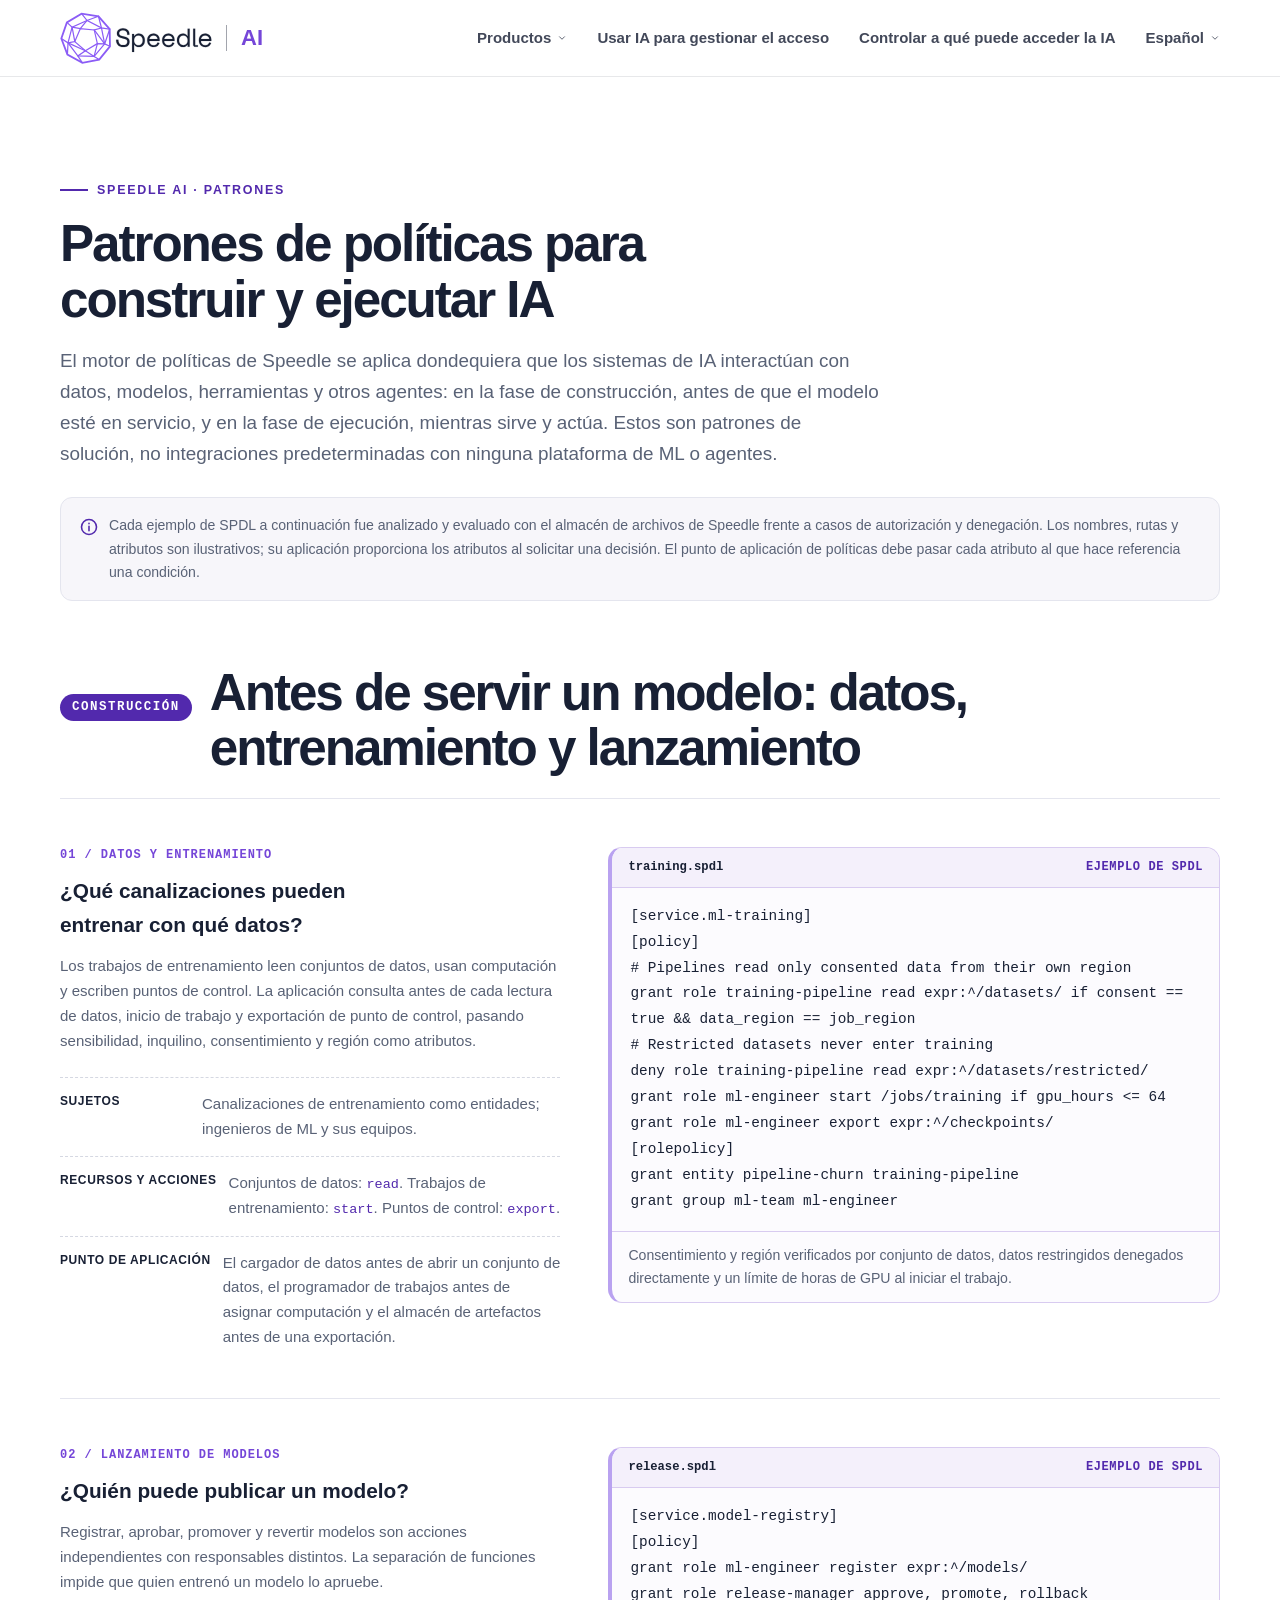
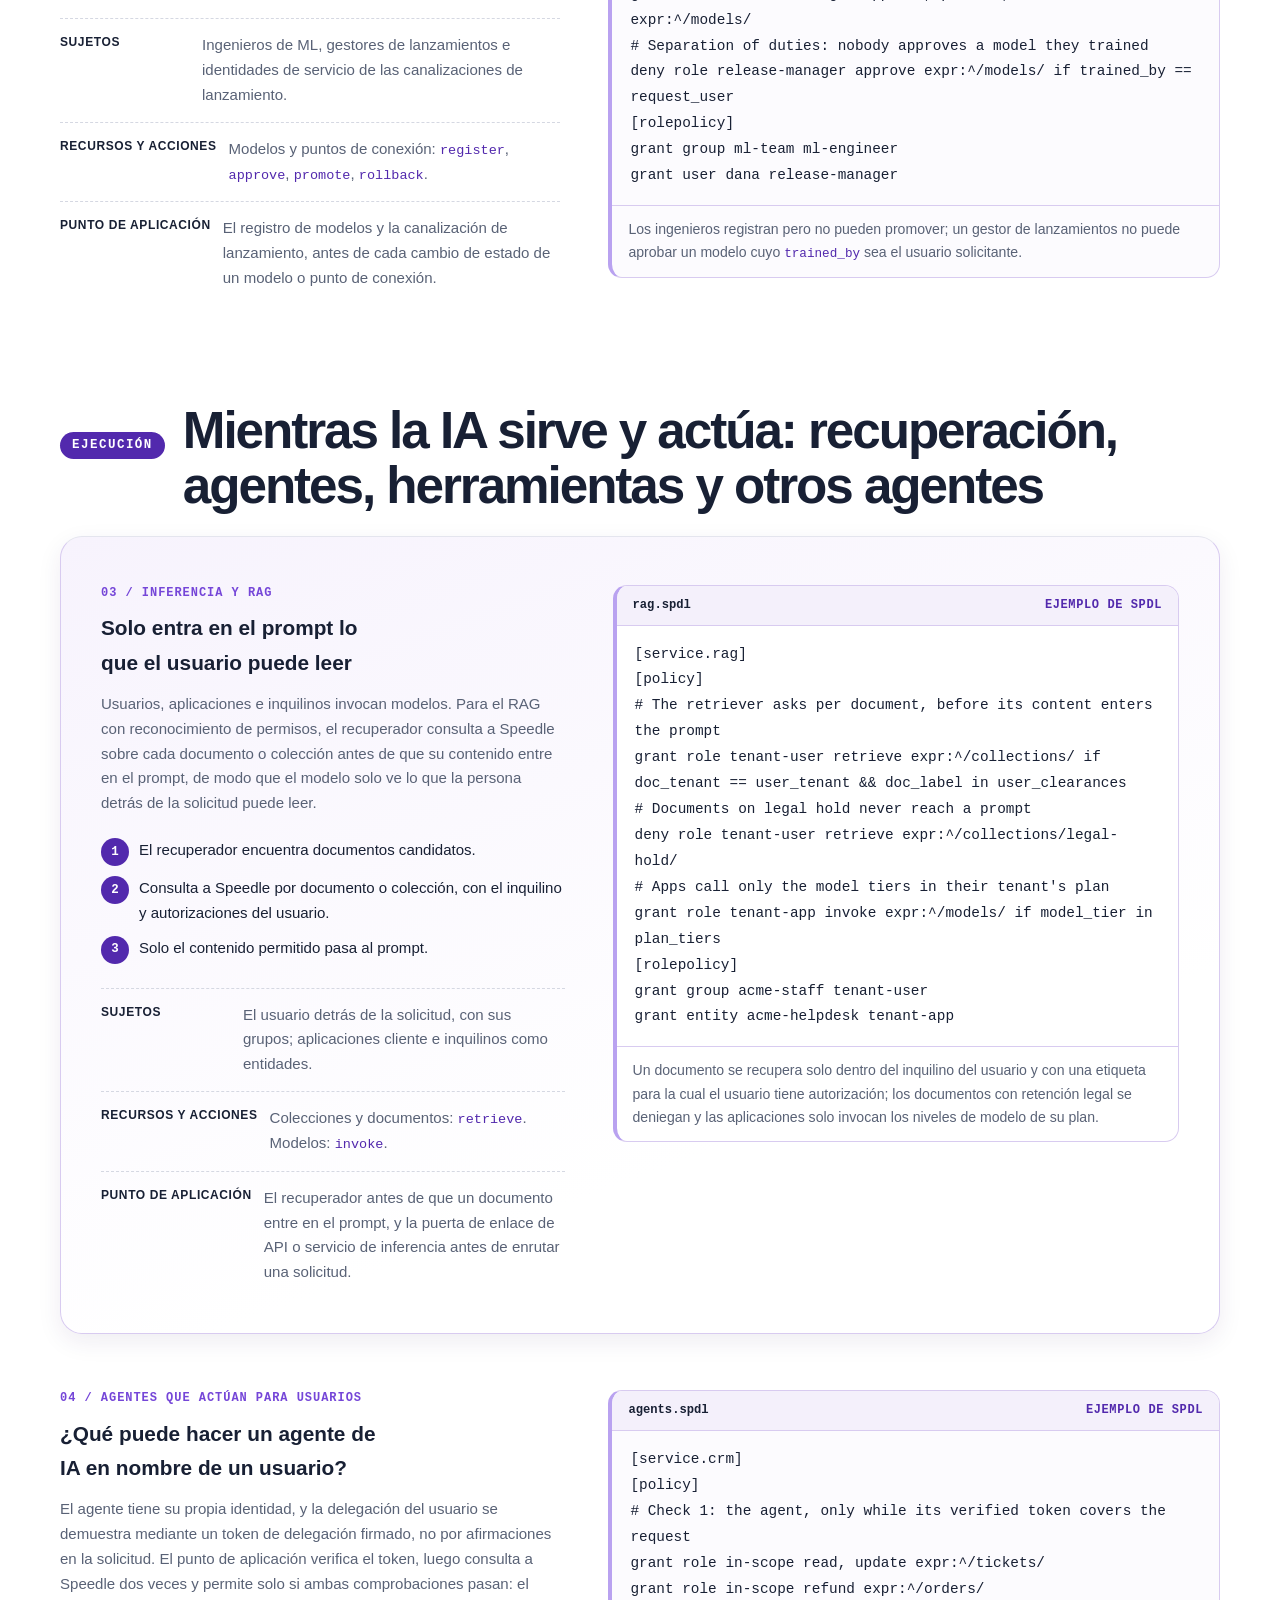
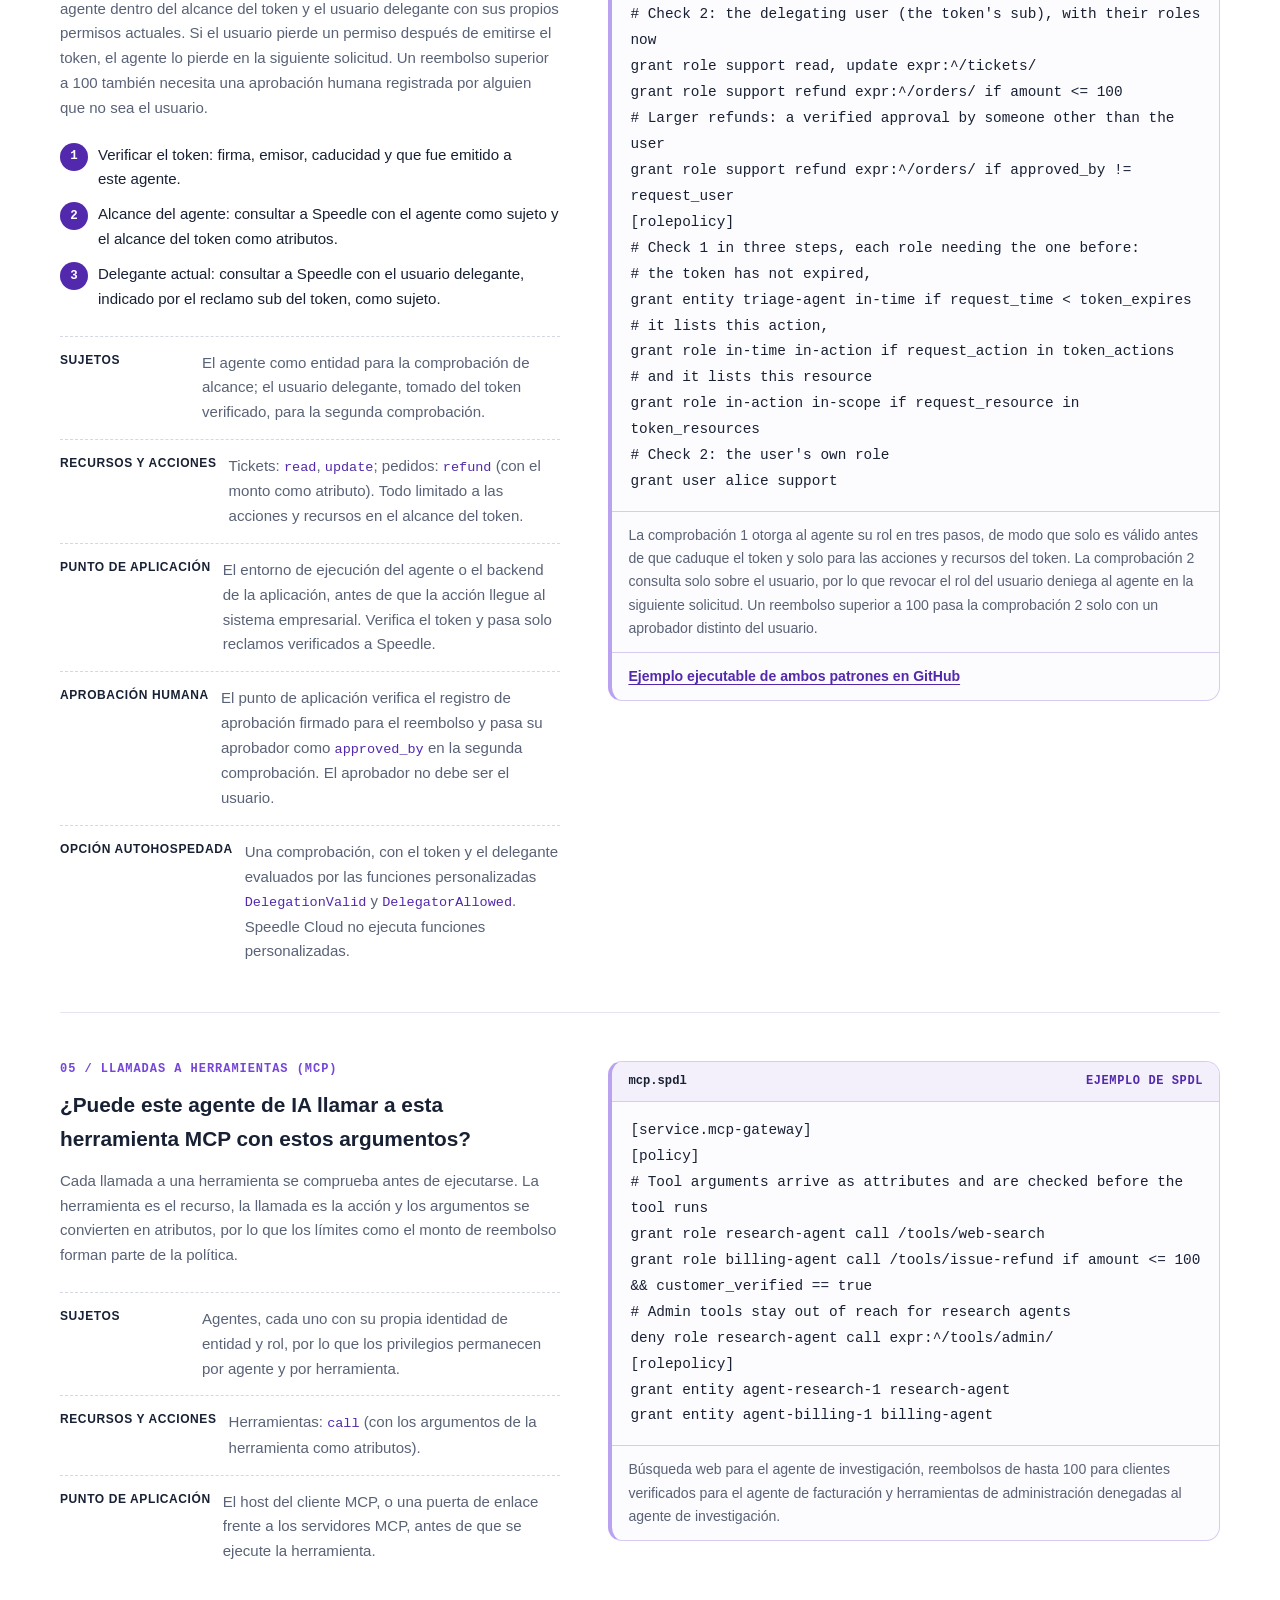
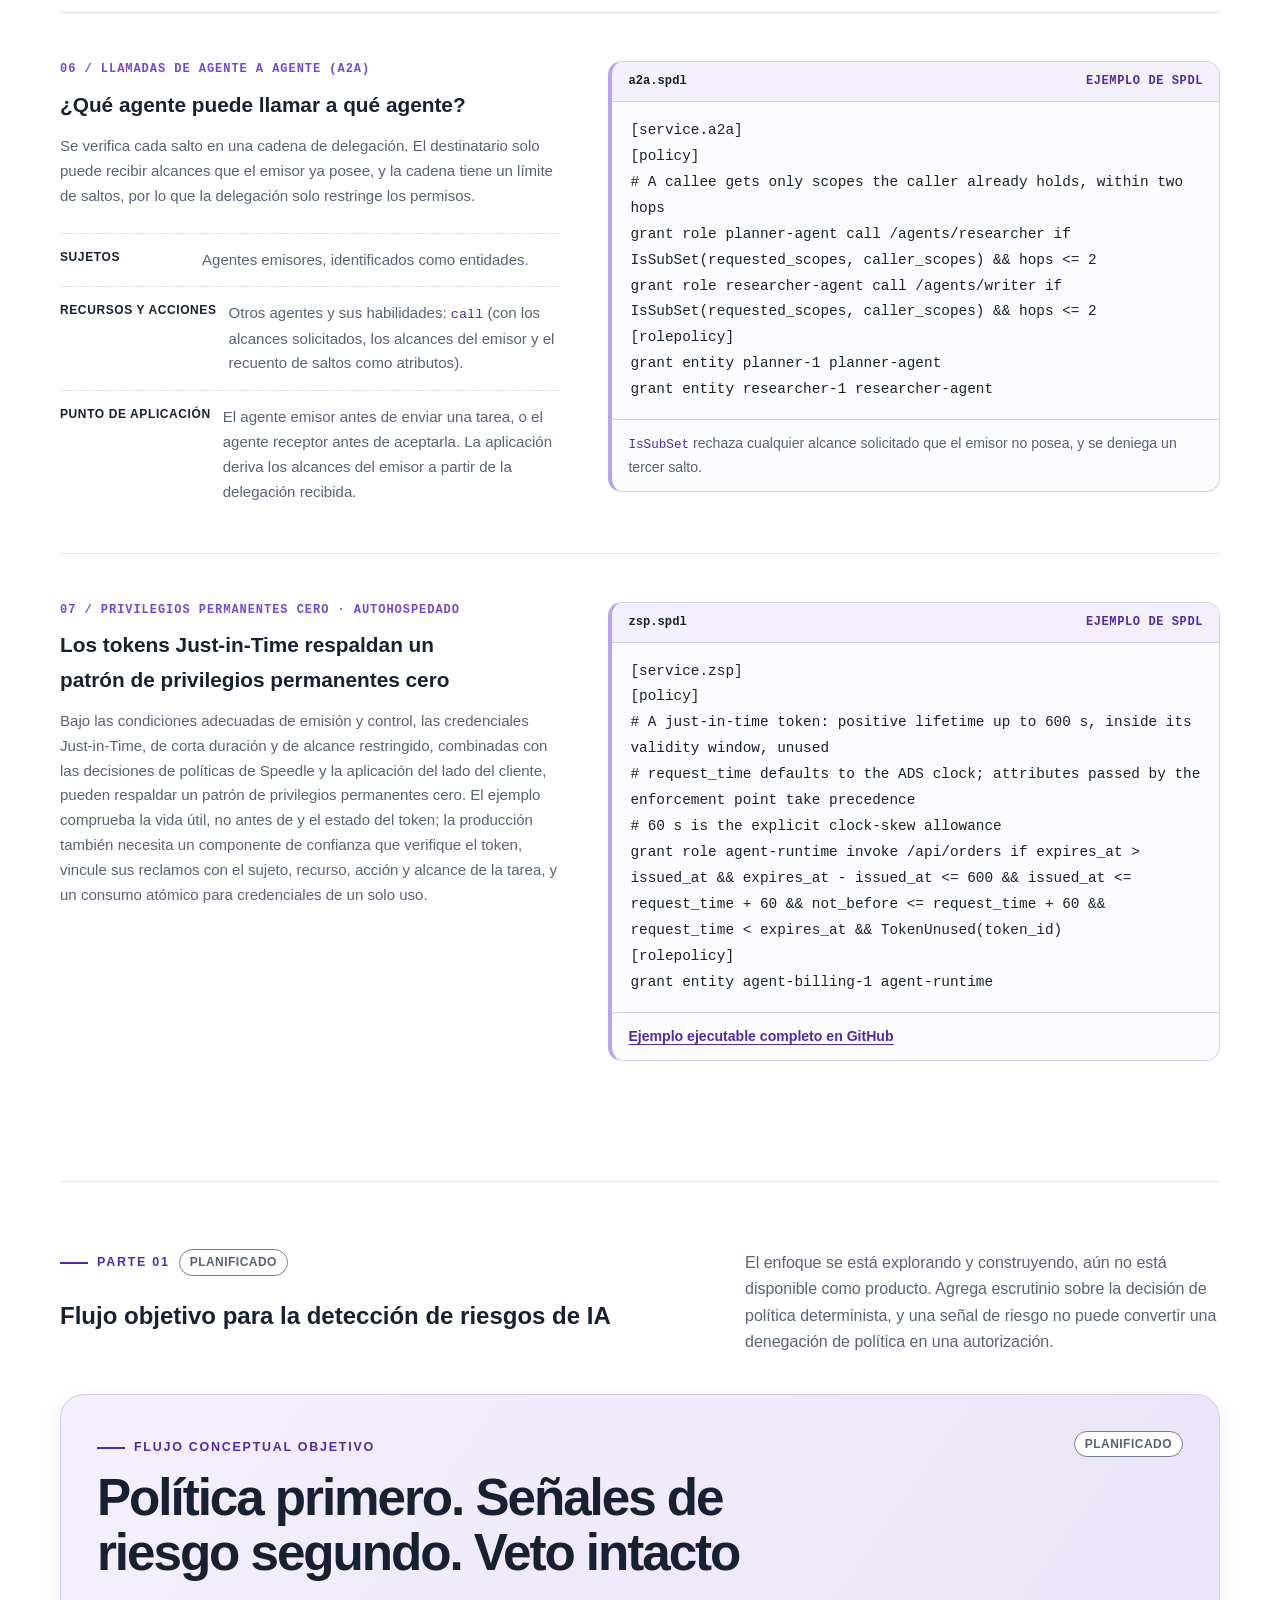
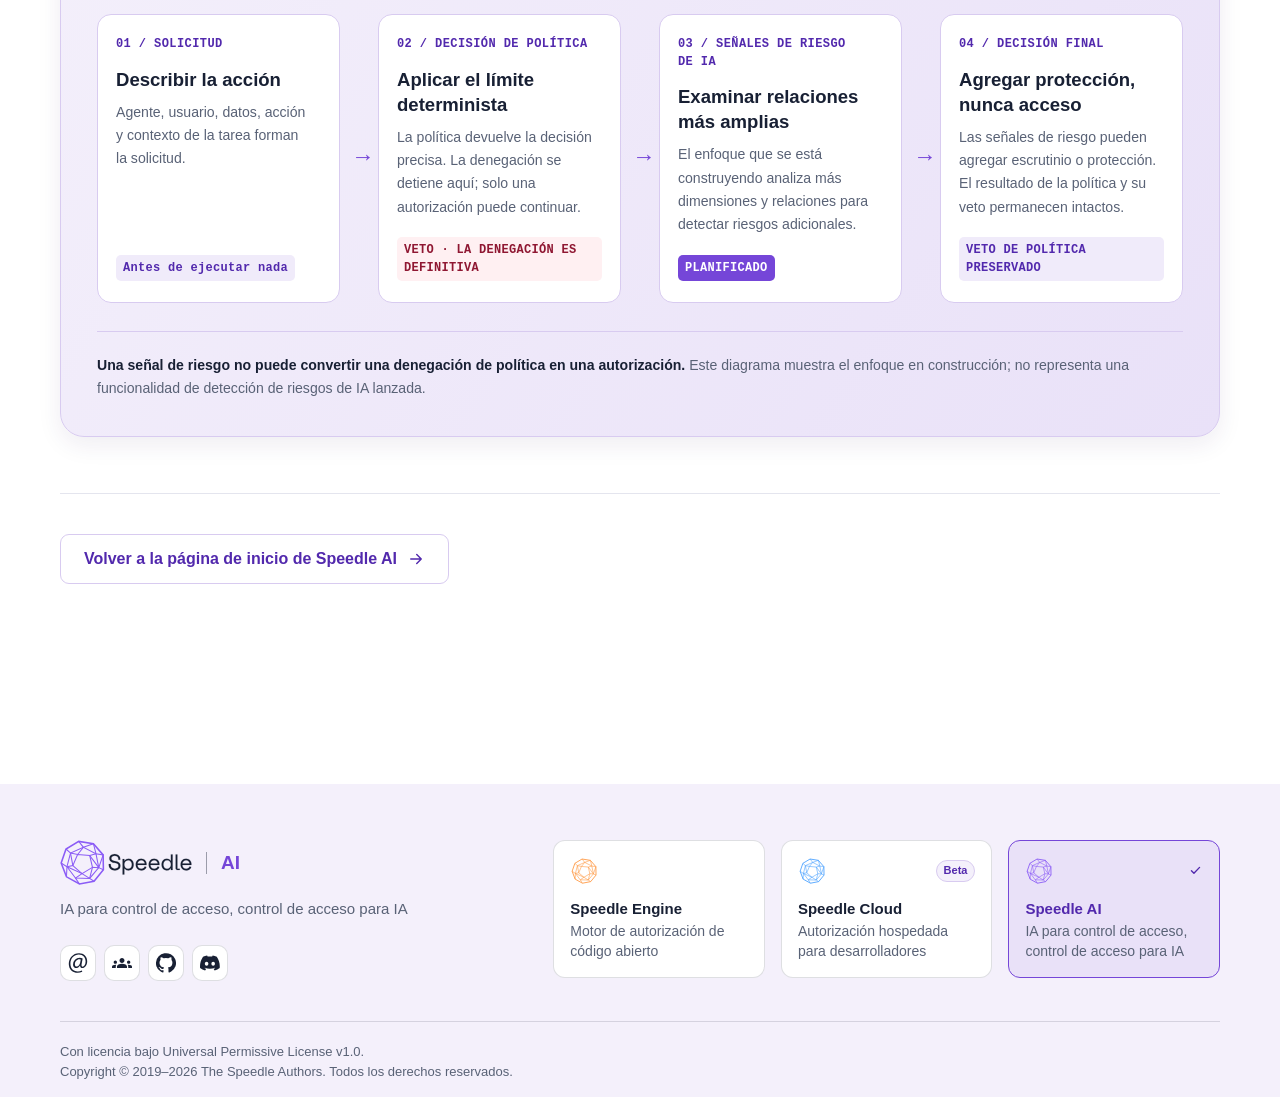
<file: es/patterns/index.html>
<!doctype html>
<html lang="es">
<head>
  <meta charset="utf-8">
  <meta name="viewport" content="width=device-width, initial-scale=1">
  <meta name="theme-color" content="#ffffff">
  <meta name="color-scheme" content="light">
  <title>Patrones · Speedle AI</title>
  <meta name="description" content="Ejemplos completos de SPDL para IA: datos y entrenamiento, lanzamiento de modelos, RAG con permisos, agentes, llamadas MCP, A2A y privilegios cero (ZSP).">
  <meta name="robots" content="index, follow, max-image-preview:large">
  <link rel="canonical" href="https://ai.speedle.io/es/patterns/">
  <link rel="alternate" hreflang="en" href="https://ai.speedle.io/patterns/">
  <link rel="alternate" hreflang="zh-CN" href="https://ai.speedle.io/zh/patterns/">
  <link rel="alternate" hreflang="x-default" href="https://ai.speedle.io/patterns/">
  <meta property="og:type" content="website">
  <meta property="og:locale" content="es_ES">
  <meta property="og:site_name" content="Speedle AI">
  <meta property="og:title" content="Patrones · Speedle AI">
  <meta property="og:description" content="Ejemplos completos de SPDL para IA: datos y entrenamiento, lanzamiento de modelos, RAG con permisos, agentes, llamadas MCP, A2A y privilegios cero (ZSP).">
  <meta property="og:url" content="https://ai.speedle.io/es/patterns/">
  <meta property="og:image" content="https://ai.speedle.io/assets/og-image.png">
  <meta property="og:image:type" content="image/png">
  <meta property="og:image:width" content="1200">
  <meta property="og:image:height" content="630">
  <meta property="og:image:alt" content="Speedle AI: autorización y control de acceso para agentes de IA, con la marca de esfera Speedle">
  <meta name="twitter:card" content="summary_large_image">
  <meta name="twitter:title" content="Patrones · Speedle AI">
  <meta name="twitter:description" content="Ejemplos completos de SPDL para IA: datos y entrenamiento, lanzamiento de modelos, RAG con permisos, agentes, llamadas MCP, A2A y privilegios cero (ZSP).">
  <meta name="twitter:image" content="https://ai.speedle.io/assets/og-image.png">
  <meta name="twitter:image:alt" content="Speedle AI: autorización y control de acceso para agentes de IA, con la marca de esfera Speedle">
  <link rel="icon" href="/favicon.svg" type="image/svg+xml">
  <link rel="icon" href="/favicon.ico" sizes="any">
  <link rel="apple-touch-icon" href="/apple-touch-icon.png">
  <link rel="stylesheet" href="/styles.css">
  <script src="/app.js" defer></script>
  <script type="application/ld+json">
  {
    "@context": "https://schema.org",
    "@type": "Organization",
    "@id": "https://engine.speedle.io/#organization",
    "name": "Speedle",
    "url": "https://engine.speedle.io/es/",
    "logo": "https://ai.speedle.io/apple-touch-icon.png",
    "sameAs": [
      "https://github.com/teramoby/speedle-plus",
      "https://engine.speedle.io/",
      "https://cloud.speedle.io/",
      "https://ai.speedle.io/"
    ]
  }
  </script>
  <script type="application/ld+json">
  {
    "@context": "https://schema.org",
    "@type": "WebSite",
    "@id": "https://ai.speedle.io/es/patterns/#website",
    "url": "https://ai.speedle.io/es/patterns/",
    "name": "Speedle AI",
    "inLanguage": "es",
    "publisher": {
      "@id": "https://engine.speedle.io/#organization"
    }
  }
  </script>
  <script type="application/ld+json">
  {
    "@context": "https://schema.org",
    "@type": "SoftwareApplication",
    "@id": "https://ai.speedle.io/es/patterns/#software",
    "name": "Speedle AI",
    "url": "https://ai.speedle.io/es/patterns/",
    "inLanguage": "es",
    "description": "Speedle AI aplica el motor de políticas de código abierto Speedle a la gestión de acceso a la IA: autorización para agentes de IA, autorización MCP, RAG con reconocimiento de permisos, privilegios permanentes cero (ZSP) y llamadas entre agentes (A2A).",
    "applicationCategory": "SecurityApplication",
    "isAccessibleForFree": true,
    "license": "https://opensource.org/license/upl",
    "codeRepository": "https://github.com/teramoby/speedle-plus",
    "publisher": {
      "@id": "https://engine.speedle.io/#organization"
    }
  }
  </script>
</head>
<body>
  <svg class="sprite" aria-hidden="true" focusable="false">
    <symbol id="i-arrow" viewBox="0 0 24 24"><path d="M5 12h14M13 6l6 6-6 6"/></symbol>
    <symbol id="i-external" viewBox="0 0 24 24"><path d="M8 16 16 8M9.5 8H16v6.5"/></symbol>
    <symbol id="i-terminal" viewBox="0 0 24 24"><rect x="3" y="4.5" width="18" height="15" rx="3"/><path d="m7.5 9.5 3 2.5-3 2.5M13 15h3.5"/></symbol>
    <symbol id="i-info" viewBox="0 0 24 24"><circle cx="12" cy="12" r="9"/><path d="M12 11v5.5M12 7.5v.5"/></symbol>
    <symbol id="i-check" viewBox="0 0 24 24"><path d="m5.5 12.5 4 4 9-9.5"/></symbol>
    <symbol id="i-cross" viewBox="0 0 24 24"><path d="m7 7 10 10M17 7 7 17"/></symbol>
    <symbol id="i-shield" viewBox="0 0 24 24"><path d="m12 3 7 3v5c0 4.6-2.8 8.1-7 10-4.2-1.9-7-5.4-7-10V6l7-3Z"/><path d="m8.5 12 2.2 2.2 4.8-5"/></symbol>
    <symbol id="i-signals" viewBox="0 0 24 24"><circle cx="12" cy="12" r="2.5"/><circle cx="5" cy="5" r="1.7"/><circle cx="19" cy="5" r="1.7"/><circle cx="5" cy="19" r="1.7"/><circle cx="19" cy="19" r="1.7"/><path d="m6.3 6.3 3.9 3.9m3.6 0 3.9-3.9m-11.4 11.4 3.9-3.9m3.6 0 3.9 3.9"/></symbol>
    <symbol id="i-speedle-sphere" viewBox="22 22 114 114"><g fill="none" stroke="currentColor" stroke-linejoin="miter" stroke-miterlimit="3" stroke-linecap="butt"><polygon stroke-width="3.6" points="41.83 47.82 30.67 80.15 42.9 112.09 72.8 128.69 106.38 122.19 127.93 95.63 127.36 61.43 104.94 35.6 71.16 30.23"/><g stroke-width="2.4"><polygon points="81.97 43.92 52.19 57.23 44.03 88.8 63.62 114.87 96.22 115.81 117.28 90.9 110.94 58.91"/><polygon points="68.57 60.42 57.6 86.19 78.73 104.59 102.75 90.18 96.47 62.88"/><path d="M41.83 47.82L52.19 57.23L68.57 60.42L81.97 43.92 71.16 30.23 M30.67 80.15L44.03 88.8 42.9 112.09 M52.19 57.23L57.6 86.19 44.03 88.8 78.73 104.59 63.62 114.87 72.8 128.69 M78.73 104.59L96.22 115.81 106.38 122.19 M96.22 115.81L102.75 90.18 117.28 90.9 127.93 95.63 M117.28 90.9L127.36 61.43 110.94 58.91 104.94 35.6 81.97 43.92 M110.94 58.91L96.47 62.88 117.28 90.9"/></g></g></symbol>
  </svg>

  <a class="skip-link" href="#main">Saltar al contenido</a>

  <header class="site-header">
    <div class="wrap nav">
      <a class="brand" href="/es/" aria-label="Inicio de Speedle AI">
        <img src="/assets/speedle-mark-ai.svg" width="152" height="52" alt="Speedle">
        <span class="brand-divider" aria-hidden="true"></span>
        <span class="brand-product">AI</span>
      </a>
      <button class="menu" type="button" aria-expanded="false" aria-controls="site-nav" aria-label="Abrir navegación">☰</button>
      <nav id="site-nav" class="nav-links" aria-label="Navegación principal">
        <div class="products">
          <button class="products-toggle" type="button" aria-haspopup="true" aria-expanded="false" aria-controls="products-menu">Productos<svg class="products-chevron" viewBox="0 0 24 24" aria-hidden="true"><path d="m6 9 6 6 6-6"/></svg></button>
          <div class="products-panel" id="products-menu" role="menu" aria-label="Productos Speedle">
            <span class="products-heading" aria-hidden="true">Productos</span>
            <a class="product-row" href="https://engine.speedle.io/es/" role="menuitem">
              <svg class="product-sphere product-engine" aria-hidden="true"><use href="#i-speedle-sphere"/></svg>
              <span class="product-copy"><span class="product-name">Speedle Engine</span><span class="product-description">Motor de autorización de código abierto</span></span>
            </a>
            <a class="product-row" href="https://cloud.speedle.io/es/" role="menuitem">
              <svg class="product-sphere product-cloud" aria-hidden="true"><use href="#i-speedle-sphere"/></svg>
              <span class="product-copy"><span class="product-name">Speedle Cloud<span class="coming-soon">Beta</span></span><span class="product-description">Autorización hospedada para desarrolladores</span></span>
            </a>
            <a class="product-row" href="https://ai.speedle.io/es/" role="menuitem" aria-current="page">
              <svg class="product-sphere product-ai" aria-hidden="true"><use href="#i-speedle-sphere"/></svg>
              <span class="product-copy"><span class="product-name">Speedle AI</span><span class="product-description">IA para control de acceso, control de acceso para IA</span></span>
              <svg class="product-check icon icon-sm" aria-hidden="true"><use href="#i-check"/></svg>
            </a>
          </div>
        </div>
        <a href="/es/#ai-for-access">Usar IA para gestionar el acceso</a>
        <a href="/es/#access-for-ai">Controlar a qué puede acceder la IA</a>
        <div class="languages">
          <button class="languages-button" type="button" aria-haspopup="true" aria-expanded="false" aria-controls="languages-panel">Español<svg class="languages-chevron" viewBox="0 0 24 24" aria-hidden="true"><path d="m6 9 6 6 6-6"/></svg></button>
          <span class="languages-heading" aria-hidden="true">Idioma</span>
          <div class="languages-panel" id="languages-panel" role="group" aria-label="Idioma">
            <a class="language-row" href="/patterns/" lang="en" hreflang="en">English</a>
            <a class="language-row" href="/ja/patterns/" lang="ja" hreflang="ja">日本語</a>
            <a class="language-row" href="/ko/patterns/" lang="ko" hreflang="ko">한국어</a>
            <a class="language-row" href="/es/patterns/" lang="es" hreflang="es" aria-current="page">Español</a>
            <a class="language-row" href="/zh/patterns/" lang="zh-CN" hreflang="zh-CN">中文</a>
          </div>
        </div>
      </nav>
    </div>
  </header>

  <main id="main">
    <section class="section patterns" aria-labelledby="patterns-title">
      <div class="wrap">
        <header class="page-head">
          <p class="eyebrow">Speedle AI · Patrones</p>
          <h1 id="patterns-title">Patrones de políticas para construir y ejecutar IA</h1>
          <p class="page-lead">El motor de políticas de Speedle se aplica dondequiera que los sistemas de IA interactúan con datos, modelos, herramientas y otros agentes: en la fase de construcción, antes de que el modelo esté en servicio, y en la fase de ejecución, mientras sirve y actúa. Estos son patrones de solución, no integraciones predeterminadas con ninguna plataforma de ML o agentes.</p>
          <p class="note page-note"><svg class="icon" aria-hidden="true"><use href="#i-info"/></svg>Cada ejemplo de SPDL a continuación fue analizado y evaluado con el almacén de archivos de Speedle frente a casos de autorización y denegación. Los nombres, rutas y atributos son ilustrativos; su aplicación proporciona los atributos al solicitar una decisión. El punto de aplicación de políticas debe pasar cada atributo al que hace referencia una condición.</p>
        </header>

        <section id="build" class="phase" aria-labelledby="build-title">
          <div class="phase-head phase-build">
            <p class="phase-tag">Construcción</p>
            <h2 id="build-title">Antes de servir un modelo: datos, entrenamiento y lanzamiento</h2>
          </div>
          <article id="lc-data" class="area" aria-labelledby="lc-data-title">
            <div class="area-copy">
              <p class="area-step">01 / Datos y entrenamiento</p>
              <h3 id="lc-data-title">¿Qué canalizaciones pueden entrenar con qué datos?</h3>
              <p class="area-lead">Los trabajos de entrenamiento leen conjuntos de datos, usan computación y escriben puntos de control. La aplicación consulta antes de cada lectura de datos, inicio de trabajo y exportación de punto de control, pasando sensibilidad, inquilino, consentimiento y región como atributos.</p>
              <dl class="area-facts">
                <div><dt>Sujetos</dt><dd>Canalizaciones de entrenamiento como entidades; ingenieros de ML y sus equipos.</dd></div>
                <div><dt>Recursos y acciones</dt><dd>Conjuntos de datos: <code>read</code>. Trabajos de entrenamiento: <code>start</code>. Puntos de control: <code>export</code>.</dd></div>
                <div><dt>Punto de aplicación</dt><dd>El cargador de datos antes de abrir un conjunto de datos, el programador de trabajos antes de asignar computación y el almacén de artefactos antes de una exportación.</dd></div>
              </dl>
            </div>
            <figure class="spdl-card">
              <figcaption><span>training.spdl</span><span>Ejemplo de SPDL</span></figcaption>
              <pre tabindex="0" data-spdl="training" aria-label="Ejemplo de SPDL: Datos y entrenamiento"><code>[service.ml-training]
[policy]
# Pipelines read only consented data from their own region
grant role training-pipeline read expr:^/datasets/ if consent == true &amp;&amp; data_region == job_region
# Restricted datasets never enter training
deny role training-pipeline read expr:^/datasets/restricted/
grant role ml-engineer start /jobs/training if gpu_hours &lt;= 64
grant role ml-engineer export expr:^/checkpoints/
[rolepolicy]
grant entity pipeline-churn training-pipeline
grant group ml-team ml-engineer</code></pre>
              <p class="spdl-caption">Consentimiento y región verificados por conjunto de datos, datos restringidos denegados directamente y un límite de horas de GPU al iniciar el trabajo.</p>
            </figure>
          </article>
          <article id="lc-release" class="area" aria-labelledby="lc-release-title">
            <div class="area-copy">
              <p class="area-step">02 / Lanzamiento de modelos</p>
              <h3 id="lc-release-title">¿Quién puede publicar un modelo?</h3>
              <p class="area-lead">Registrar, aprobar, promover y revertir modelos son acciones independientes con responsables distintos. La separación de funciones impide que quien entrenó un modelo lo apruebe.</p>
              <dl class="area-facts">
                <div><dt>Sujetos</dt><dd>Ingenieros de ML, gestores de lanzamientos e identidades de servicio de las canalizaciones de lanzamiento.</dd></div>
                <div><dt>Recursos y acciones</dt><dd>Modelos y puntos de conexión: <code>register</code>, <code>approve</code>, <code>promote</code>, <code>rollback</code>.</dd></div>
                <div><dt>Punto de aplicación</dt><dd>El registro de modelos y la canalización de lanzamiento, antes de cada cambio de estado de un modelo o punto de conexión.</dd></div>
              </dl>
            </div>
            <figure class="spdl-card">
              <figcaption><span>release.spdl</span><span>Ejemplo de SPDL</span></figcaption>
              <pre tabindex="0" data-spdl="release" aria-label="Ejemplo de SPDL: Publicación de modelos"><code>[service.model-registry]
[policy]
grant role ml-engineer register expr:^/models/
grant role release-manager approve, promote, rollback expr:^/models/
# Separation of duties: nobody approves a model they trained
deny role release-manager approve expr:^/models/ if trained_by == request_user
[rolepolicy]
grant group ml-team ml-engineer
grant user dana release-manager</code></pre>
              <p class="spdl-caption">Los ingenieros registran pero no pueden promover; un gestor de lanzamientos no puede aprobar un modelo cuyo <code>trained_by</code> sea el usuario solicitante.</p>
            </figure>
          </article>
        </section>

        <section id="run" class="phase" aria-labelledby="run-title">
          <div class="phase-head phase-run">
            <p class="phase-tag">Ejecución</p>
            <h2 id="run-title">Mientras la IA sirve y actúa: recuperación, agentes, herramientas y otros agentes</h2>
          </div>
          <article id="lc-rag" class="area area-feature" aria-labelledby="lc-rag-title">
            <div class="area-copy">
              <p class="area-step">03 / Inferencia y RAG</p>
              <h3 id="lc-rag-title">Solo entra en el prompt lo que el usuario puede leer</h3>
              <p class="area-lead">Usuarios, aplicaciones e inquilinos invocan modelos. Para el RAG con reconocimiento de permisos, el recuperador consulta a Speedle sobre cada documento o colección antes de que su contenido entre en el prompt, de modo que el modelo solo ve lo que la persona detrás de la solicitud puede leer.</p>
              <ol class="rag-flow" aria-label="Flujo de recuperación con reconocimiento de permisos">
                <li><span>1</span>El recuperador encuentra documentos candidatos.</li>
                <li><span>2</span>Consulta a Speedle por documento o colección, con el inquilino y autorizaciones del usuario.</li>
                <li><span>3</span>Solo el contenido permitido pasa al prompt.</li>
              </ol>
              <dl class="area-facts">
                <div><dt>Sujetos</dt><dd>El usuario detrás de la solicitud, con sus grupos; aplicaciones cliente e inquilinos como entidades.</dd></div>
                <div><dt>Recursos y acciones</dt><dd>Colecciones y documentos: <code>retrieve</code>. Modelos: <code>invoke</code>.</dd></div>
                <div><dt>Punto de aplicación</dt><dd>El recuperador antes de que un documento entre en el prompt, y la puerta de enlace de API o servicio de inferencia antes de enrutar una solicitud.</dd></div>
              </dl>
            </div>
            <figure class="spdl-card">
              <figcaption><span>rag.spdl</span><span>Ejemplo de SPDL</span></figcaption>
              <pre tabindex="0" data-spdl="rag" aria-label="Ejemplo de SPDL: Inferencia y RAG"><code>[service.rag]
[policy]
# The retriever asks per document, before its content enters the prompt
grant role tenant-user retrieve expr:^/collections/ if doc_tenant == user_tenant &amp;&amp; doc_label in user_clearances
# Documents on legal hold never reach a prompt
deny role tenant-user retrieve expr:^/collections/legal-hold/
# Apps call only the model tiers in their tenant's plan
grant role tenant-app invoke expr:^/models/ if model_tier in plan_tiers
[rolepolicy]
grant group acme-staff tenant-user
grant entity acme-helpdesk tenant-app</code></pre>
              <p class="spdl-caption">Un documento se recupera solo dentro del inquilino del usuario y con una etiqueta para la cual el usuario tiene autorización; los documentos con retención legal se deniegan y las aplicaciones solo invocan los niveles de modelo de su plan.</p>
            </figure>
          </article>
          <article id="lc-agents" class="area" aria-labelledby="lc-agents-title">
            <div class="area-copy">
              <p class="area-step">04 / Agentes que actúan para usuarios</p>
              <h3 id="lc-agents-title">¿Qué puede hacer un agente de IA en nombre de un usuario?</h3>
              <p class="area-lead">El agente tiene su propia identidad, y la delegación del usuario se demuestra mediante un token de delegación firmado, no por afirmaciones en la solicitud. El punto de aplicación verifica el token, luego consulta a Speedle dos veces y permite solo si ambas comprobaciones pasan: el agente dentro del alcance del token y el usuario delegante con sus propios permisos actuales. Si el usuario pierde un permiso después de emitirse el token, el agente lo pierde en la siguiente solicitud. Un reembolso superior a 100 también necesita una aprobación humana registrada por alguien que no sea el usuario.</p>
              <ol class="rag-flow" aria-label="Flujo de verificación de agente delegado">
                <li><span>1</span>Verificar el token: firma, emisor, caducidad y que fue emitido a este agente.</li>
                <li><span>2</span>Alcance del agente: consultar a Speedle con el agente como sujeto y el alcance del token como atributos.</li>
                <li><span>3</span>Delegante actual: consultar a Speedle con el usuario delegante, indicado por el reclamo sub del token, como sujeto.</li>
              </ol>
              <dl class="area-facts">
                <div><dt>Sujetos</dt><dd>El agente como entidad para la comprobación de alcance; el usuario delegante, tomado del token verificado, para la segunda comprobación.</dd></div>
                <div><dt>Recursos y acciones</dt><dd>Tickets: <code>read</code>, <code>update</code>; pedidos: <code>refund</code> (con el monto como atributo). Todo limitado a las acciones y recursos en el alcance del token.</dd></div>
                <div><dt>Punto de aplicación</dt><dd>El entorno de ejecución del agente o el backend de la aplicación, antes de que la acción llegue al sistema empresarial. Verifica el token y pasa solo reclamos verificados a Speedle.</dd></div>
                <div><dt>Aprobación humana</dt><dd>El punto de aplicación verifica el registro de aprobación firmado para el reembolso y pasa su aprobador como <code>approved_by</code> en la segunda comprobación. El aprobador no debe ser el usuario.</dd></div>
                <div><dt>Opción autohospedada</dt><dd>Una comprobación, con el token y el delegante evaluados por las funciones personalizadas <code>DelegationValid</code> y <code>DelegatorAllowed</code>. Speedle Cloud no ejecuta funciones personalizadas.</dd></div>
              </dl>
            </div>
            <figure class="spdl-card">
              <figcaption><span>agents.spdl</span><span>Ejemplo de SPDL</span></figcaption>
              <pre tabindex="0" data-spdl="agents" aria-label="Ejemplo de SPDL: Agentes actuando en nombre de usuarios"><code>[service.crm]
[policy]
# Check 1: the agent, only while its verified token covers the request
grant role in-scope read, update expr:^/tickets/
grant role in-scope refund expr:^/orders/
# Check 2: the delegating user (the token's sub), with their roles now
grant role support read, update expr:^/tickets/
grant role support refund expr:^/orders/ if amount &lt;= 100
# Larger refunds: a verified approval by someone other than the user
grant role support refund expr:^/orders/ if approved_by != request_user
[rolepolicy]
# Check 1 in three steps, each role needing the one before:
# the token has not expired,
grant entity triage-agent in-time if request_time &lt; token_expires
# it lists this action,
grant role in-time in-action if request_action in token_actions
# and it lists this resource
grant role in-action in-scope if request_resource in token_resources
# Check 2: the user's own role
grant user alice support</code></pre>
              <p class="spdl-caption">La comprobación 1 otorga al agente su rol en tres pasos, de modo que solo es válido antes de que caduque el token y solo para las acciones y recursos del token. La comprobación 2 consulta solo sobre el usuario, por lo que revocar el rol del usuario deniega al agente en la siguiente solicitud. Un reembolso superior a 100 pasa la comprobación 2 solo con un aprobador distinto del usuario.</p>
              <p class="spdl-caption zsp-sample"><a href="https://github.com/teramoby/ai.speedle.io/tree/main/samples/delegation">Ejemplo ejecutable de ambos patrones en GitHub</a></p>
            </figure>
          </article>
          <article id="lc-mcp" class="area" aria-labelledby="lc-mcp-title">
            <div class="area-copy">
              <p class="area-step">05 / Llamadas a herramientas (MCP)</p>
              <h3 id="lc-mcp-title">¿Puede este agente de IA llamar a esta herramienta MCP con estos argumentos?</h3>
              <p class="area-lead">Cada llamada a una herramienta se comprueba antes de ejecutarse. La herramienta es el recurso, la llamada es la acción y los argumentos se convierten en atributos, por lo que los límites como el monto de reembolso forman parte de la política.</p>
              <dl class="area-facts">
                <div><dt>Sujetos</dt><dd>Agentes, cada uno con su propia identidad de entidad y rol, por lo que los privilegios permanecen por agente y por herramienta.</dd></div>
                <div><dt>Recursos y acciones</dt><dd>Herramientas: <code>call</code> (con los argumentos de la herramienta como atributos).</dd></div>
                <div><dt>Punto de aplicación</dt><dd>El host del cliente MCP, o una puerta de enlace frente a los servidores MCP, antes de que se ejecute la herramienta.</dd></div>
              </dl>
            </div>
            <figure class="spdl-card">
              <figcaption><span>mcp.spdl</span><span>Ejemplo de SPDL</span></figcaption>
              <pre tabindex="0" data-spdl="mcp" aria-label="Ejemplo de SPDL: Llamadas a herramientas mediante MCP"><code>[service.mcp-gateway]
[policy]
# Tool arguments arrive as attributes and are checked before the tool runs
grant role research-agent call /tools/web-search
grant role billing-agent call /tools/issue-refund if amount &lt;= 100 &amp;&amp; customer_verified == true
# Admin tools stay out of reach for research agents
deny role research-agent call expr:^/tools/admin/
[rolepolicy]
grant entity agent-research-1 research-agent
grant entity agent-billing-1 billing-agent</code></pre>
              <p class="spdl-caption">Búsqueda web para el agente de investigación, reembolsos de hasta 100 para clientes verificados para el agente de facturación y herramientas de administración denegadas al agente de investigación.</p>
            </figure>
          </article>
          <article id="lc-a2a" class="area" aria-labelledby="lc-a2a-title">
            <div class="area-copy">
              <p class="area-step">06 / Llamadas de agente a agente (A2A)</p>
              <h3 id="lc-a2a-title">¿Qué agente puede llamar a qué agente?</h3>
              <p class="area-lead">Se verifica cada salto en una cadena de delegación. El destinatario solo puede recibir alcances que el emisor ya posee, y la cadena tiene un límite de saltos, por lo que la delegación solo restringe los permisos.</p>
              <dl class="area-facts">
                <div><dt>Sujetos</dt><dd>Agentes emisores, identificados como entidades.</dd></div>
                <div><dt>Recursos y acciones</dt><dd>Otros agentes y sus habilidades: <code>call</code> (con los alcances solicitados, los alcances del emisor y el recuento de saltos como atributos).</dd></div>
                <div><dt>Punto de aplicación</dt><dd>El agente emisor antes de enviar una tarea, o el agente receptor antes de aceptarla. La aplicación deriva los alcances del emisor a partir de la delegación recibida.</dd></div>
              </dl>
            </div>
            <figure class="spdl-card">
              <figcaption><span>a2a.spdl</span><span>Ejemplo de SPDL</span></figcaption>
              <pre tabindex="0" data-spdl="a2a" aria-label="Ejemplo de SPDL: Llamadas entre agentes (A2A)"><code>[service.a2a]
[policy]
# A callee gets only scopes the caller already holds, within two hops
grant role planner-agent call /agents/researcher if IsSubSet(requested_scopes, caller_scopes) &amp;&amp; hops &lt;= 2
grant role researcher-agent call /agents/writer if IsSubSet(requested_scopes, caller_scopes) &amp;&amp; hops &lt;= 2
[rolepolicy]
grant entity planner-1 planner-agent
grant entity researcher-1 researcher-agent</code></pre>
              <p class="spdl-caption"><code>IsSubSet</code> rechaza cualquier alcance solicitado que el emisor no posea, y se deniega un tercer salto.</p>
            </figure>
          </article>
          <article id="zsp" class="area" aria-labelledby="lc-zsp-title">
            <div class="area-copy">
              <p class="area-step">07 / Privilegios permanentes cero · Autohospedado</p>
              <h3 id="lc-zsp-title">Los tokens Just-in-Time respaldan un patrón de privilegios permanentes cero</h3>
              <p class="area-lead">Bajo las condiciones adecuadas de emisión y control, las credenciales Just-in-Time, de corta duración y de alcance restringido, combinadas con las decisiones de políticas de Speedle y la aplicación del lado del cliente, pueden respaldar un patrón de privilegios permanentes cero. El ejemplo comprueba la vida útil, no antes de y el estado del token; la producción también necesita un componente de confianza que verifique el token, vincule sus reclamos con el sujeto, recurso, acción y alcance de la tarea, y un consumo atómico para credenciales de un solo uso.</p>
            </div>
            <figure class="spdl-card">
              <figcaption><span>zsp.spdl</span><span>Ejemplo de SPDL</span></figcaption>
              <pre tabindex="0" data-spdl="zsp" aria-label="Ejemplo de SPDL: Privilegios permanentes cero (ZSP)"><code>[service.zsp]
[policy]
# A just-in-time token: positive lifetime up to 600 s, inside its validity window, unused
# request_time defaults to the ADS clock; attributes passed by the enforcement point take precedence
# 60 s is the explicit clock-skew allowance
grant role agent-runtime invoke /api/orders if expires_at &gt; issued_at &amp;&amp; expires_at - issued_at &lt;= 600 &amp;&amp; issued_at &lt;= request_time + 60 &amp;&amp; not_before &lt;= request_time + 60 &amp;&amp; request_time &lt; expires_at &amp;&amp; TokenUnused(token_id)
[rolepolicy]
grant entity agent-billing-1 agent-runtime</code></pre>
              <p class="spdl-caption zsp-sample"><a href="https://github.com/teramoby/ai.speedle.io/tree/main/samples/zsp">Ejemplo ejecutable completo en GitHub</a></p>
            </figure>
          </article>
        </section>

        <section id="risk-detection" class="subsection patterns-risk" aria-labelledby="patterns-risk-title">
          <div class="section-head">
            <div><p class="eyebrow">Parte 01<span class="status-badge status-planned">Planificado</span></p><h2 id="patterns-risk-title">Flujo objetivo para la detección de riesgos de IA</h2></div>
            <p>El enfoque se está explorando y construyendo, aún no está disponible como producto. Agrega escrutinio sobre la decisión de política determinista, y una señal de riesgo no puede convertir una denegación de política en una autorización.</p>
          </div>
          <section class="decision-architecture" aria-labelledby="decision-flow-title">
            <div class="architecture-head">
              <div><p class="eyebrow">Flujo conceptual objetivo</p><h3 id="decision-flow-title">Política primero. Señales de riesgo segundo. Veto intacto</h3></div>
              <span class="status-badge status-planned">Planificado</span>
            </div>
            <ol class="decision-flow">
              <li class="flow-node"><span class="flow-step">01 / SOLICITUD</span><h4>Describir la acción</h4><p>Agente, usuario, datos, acción y contexto de la tarea forman la solicitud.</p><span class="flow-tag">Antes de ejecutar nada</span></li>
              <li class="flow-node"><span class="flow-step">02 / DECISIÓN DE POLÍTICA</span><h4>Aplicar el límite determinista</h4><p>La política devuelve la decisión precisa. La denegación se detiene aquí; solo una autorización puede continuar.</p><span class="flow-tag flow-tag-deny">VETO · LA DENEGACIÓN ES DEFINITIVA</span></li>
              <li class="flow-node"><span class="flow-step">03 / SEÑALES DE RIESGO DE IA</span><h4>Examinar relaciones más amplias</h4><p>El enfoque que se está construyendo analiza más dimensiones y relaciones para detectar riesgos adicionales.</p><span class="flow-tag flow-tag-planned">PLANIFICADO</span></li>
              <li class="flow-node"><span class="flow-step">04 / DECISIÓN FINAL</span><h4>Agregar protección, nunca acceso</h4><p>Las señales de riesgo pueden agregar escrutinio o protección. El resultado de la política y su veto permanecen intactos.</p><span class="flow-tag">VETO DE POLÍTICA PRESERVADO</span></li>
            </ol>
            <p class="flow-note"><strong>Una señal de riesgo no puede convertir una denegación de política en una autorización.</strong> Este diagrama muestra el enfoque en construcción; no representa una funcionalidad de detección de riesgos de IA lanzada.</p>
          </section>
        </section>

        <p class="patterns-back"><a class="button button-secondary" href="/es/">Volver a la página de inicio de Speedle AI<svg class="icon" aria-hidden="true"><use href="#i-arrow"/></svg></a></p>
      </div>
    </section>
  </main>

  <footer class="site-footer">
    <div class="wrap footer-main">
      <div class="footer-brand">
        <a class="footer-lockup" href="/es/" aria-label="Inicio de Speedle AI">
          <img src="/assets/speedle-mark-ai.svg" width="132" height="45" alt="Speedle">
          <span class="footer-divider" aria-hidden="true"></span>
          <span class="footer-product">AI</span>
        </a>
        <p class="footer-tagline">IA para control de acceso, control de acceso para IA</p>
        <nav class="social" aria-label="Enlaces de la comunidad">
          <a href="mailto:contact@speedle.io" aria-label="Email contact@speedle.io" title="contact@speedle.io"><img src="/assets/social-email.svg" alt=""></a>
          <a href="https://groups.google.com/forum/#!forum/speedle-users" aria-label="Google Groups" title="Google Groups — speedle-users"><img src="/assets/social-google-groups.svg" alt=""></a>
          <a href="https://github.com/teramoby/speedle-plus" aria-label="GitHub"><img src="/assets/social-github.svg" alt=""></a>
          <a href="https://discord.gg/uaY2xVsbbT" aria-label="Discord"><img src="/assets/social-discord.svg" alt=""></a>
        </nav>
      </div>
      <nav class="footer-family" aria-label="Productos Speedle">
        <ul>
          <li><a class="footer-card" href="https://engine.speedle.io/es/"><svg class="product-sphere product-engine" aria-hidden="true"><use href="#i-speedle-sphere"/></svg><span class="footer-card-name">Speedle Engine</span><span class="footer-card-description">Motor de autorización de código abierto</span></a></li>
          <li><a class="footer-card" href="https://cloud.speedle.io/es/"><svg class="product-sphere product-cloud" aria-hidden="true"><use href="#i-speedle-sphere"/></svg><span class="footer-card-name">Speedle Cloud<span class="coming-soon">Beta</span></span><span class="footer-card-description">Autorización hospedada para desarrolladores</span></a></li>
          <li><a class="footer-card" href="https://ai.speedle.io/es/" aria-current="page"><svg class="product-sphere product-ai" aria-hidden="true"><use href="#i-speedle-sphere"/></svg><span class="footer-card-name">Speedle AI</span><span class="footer-card-description">IA para control de acceso, control de acceso para IA</span><svg class="footer-card-check icon icon-sm" aria-hidden="true"><use href="#i-check"/></svg></a></li>
        </ul>
      </nav>
    </div>
    <div class="wrap footer-bar">
      <p class="footer-legal"><span>Con licencia bajo Universal Permissive License v1.0.</span><span>Copyright © 2019–2026 The Speedle Authors. Todos los derechos reservados.</span></p>
    </div>
  </footer>
  <script defer src="https://static.cloudflareinsights.com/beacon.min.js" data-cf-beacon='{"token": "3b49dd9a82634bba833340481ce6ccbe"}'></script>
</body>
</html>
</file>
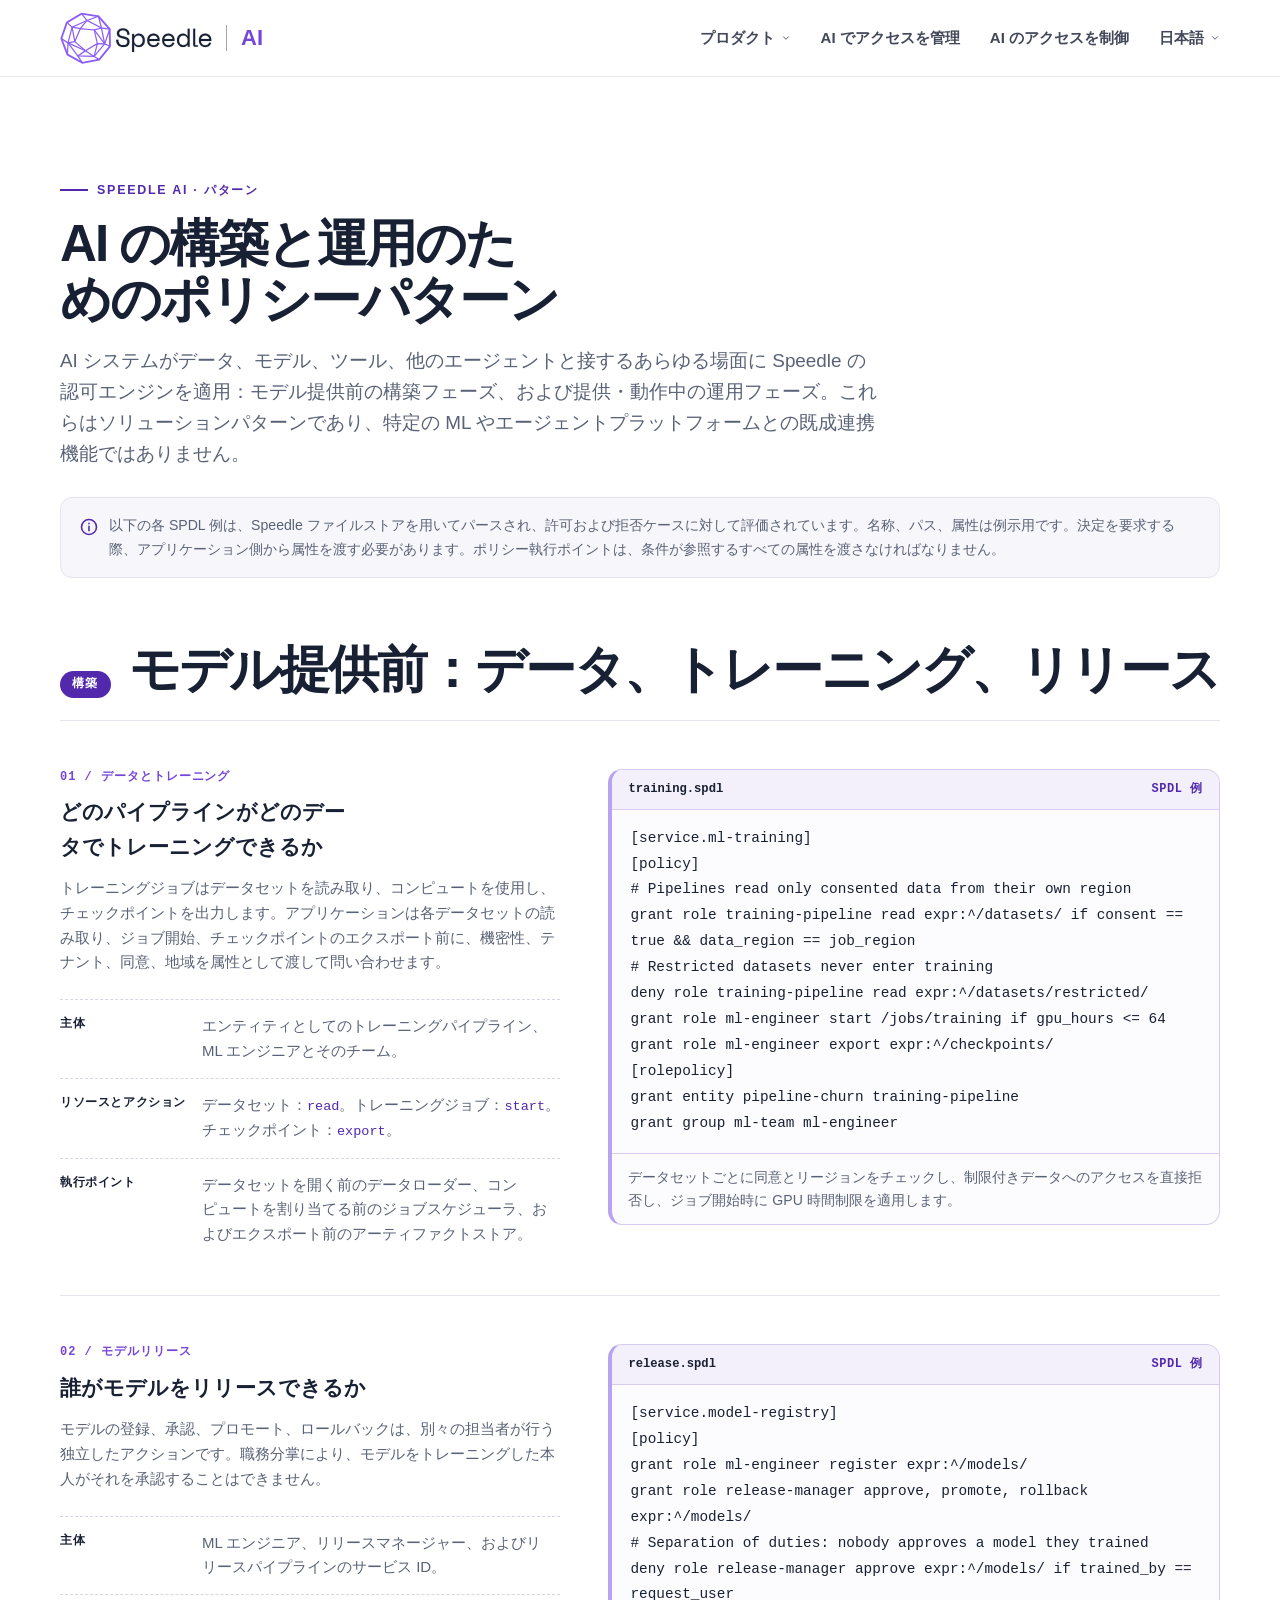
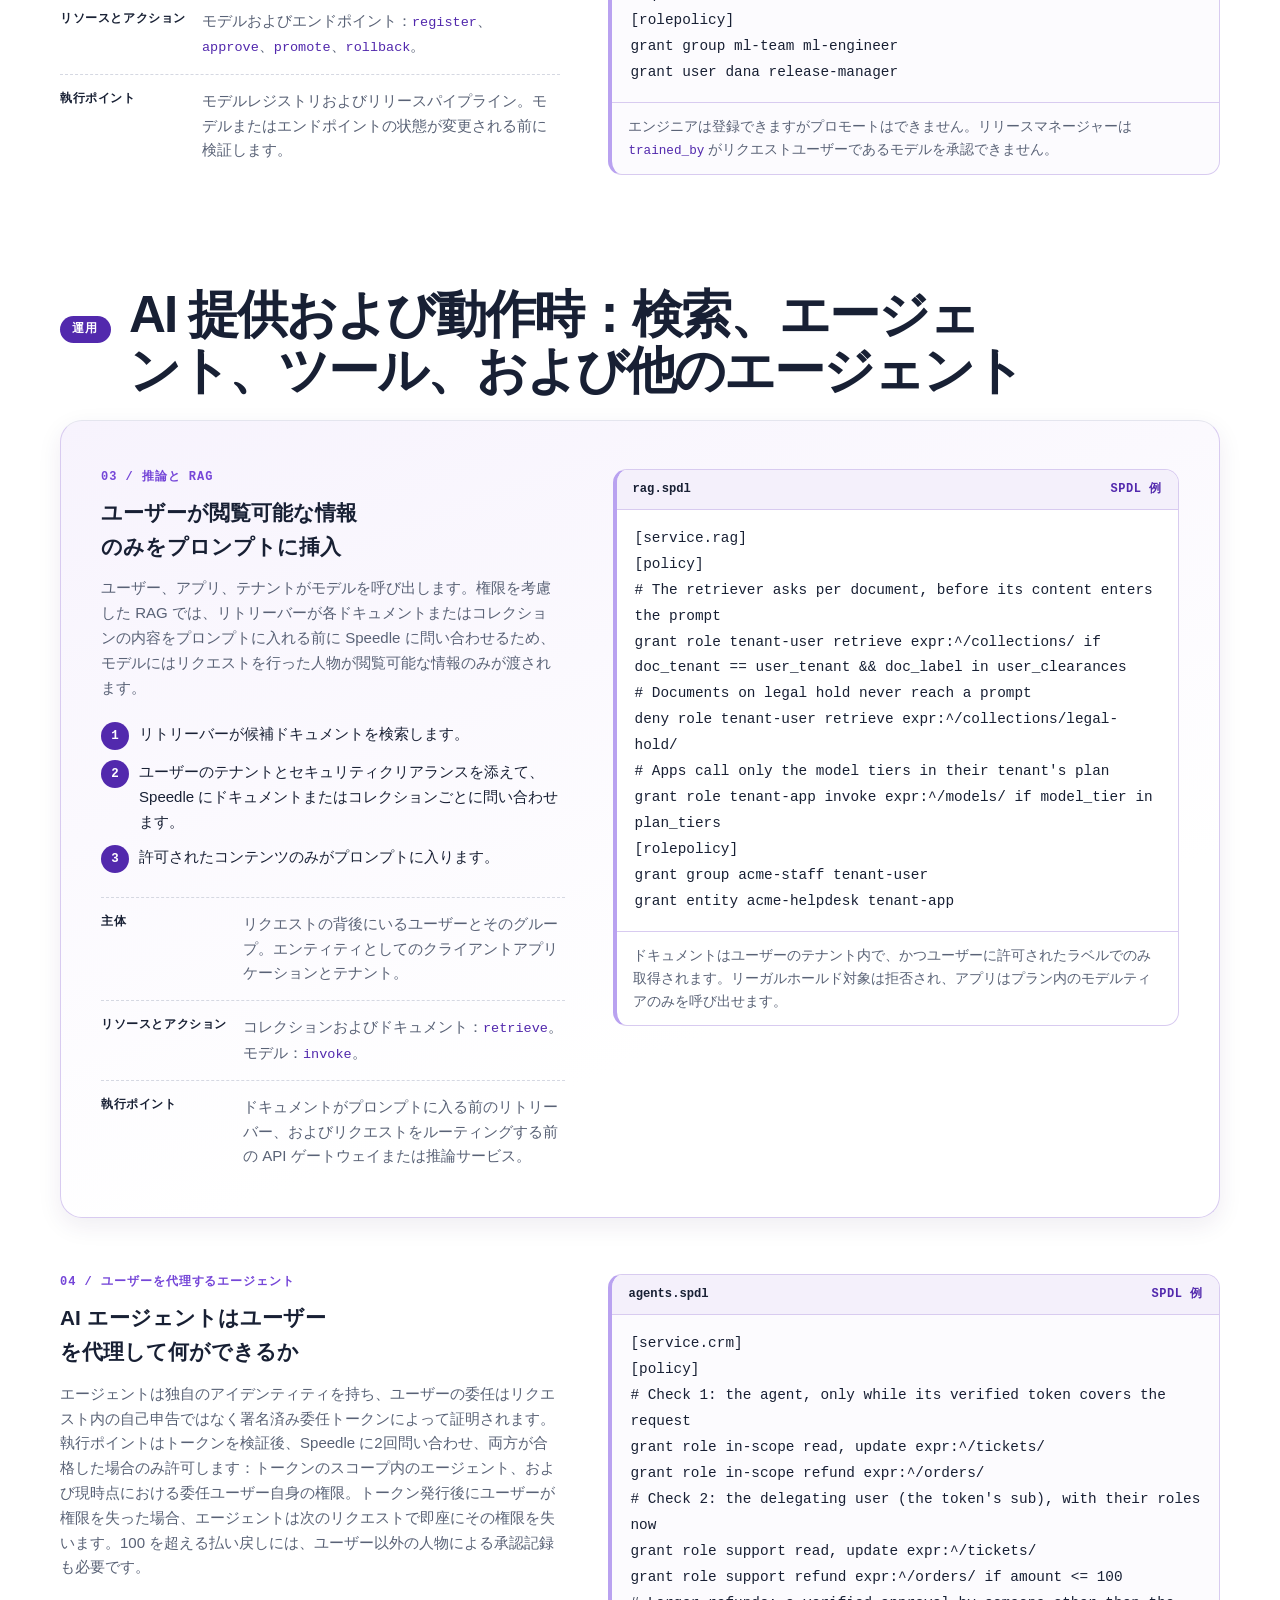
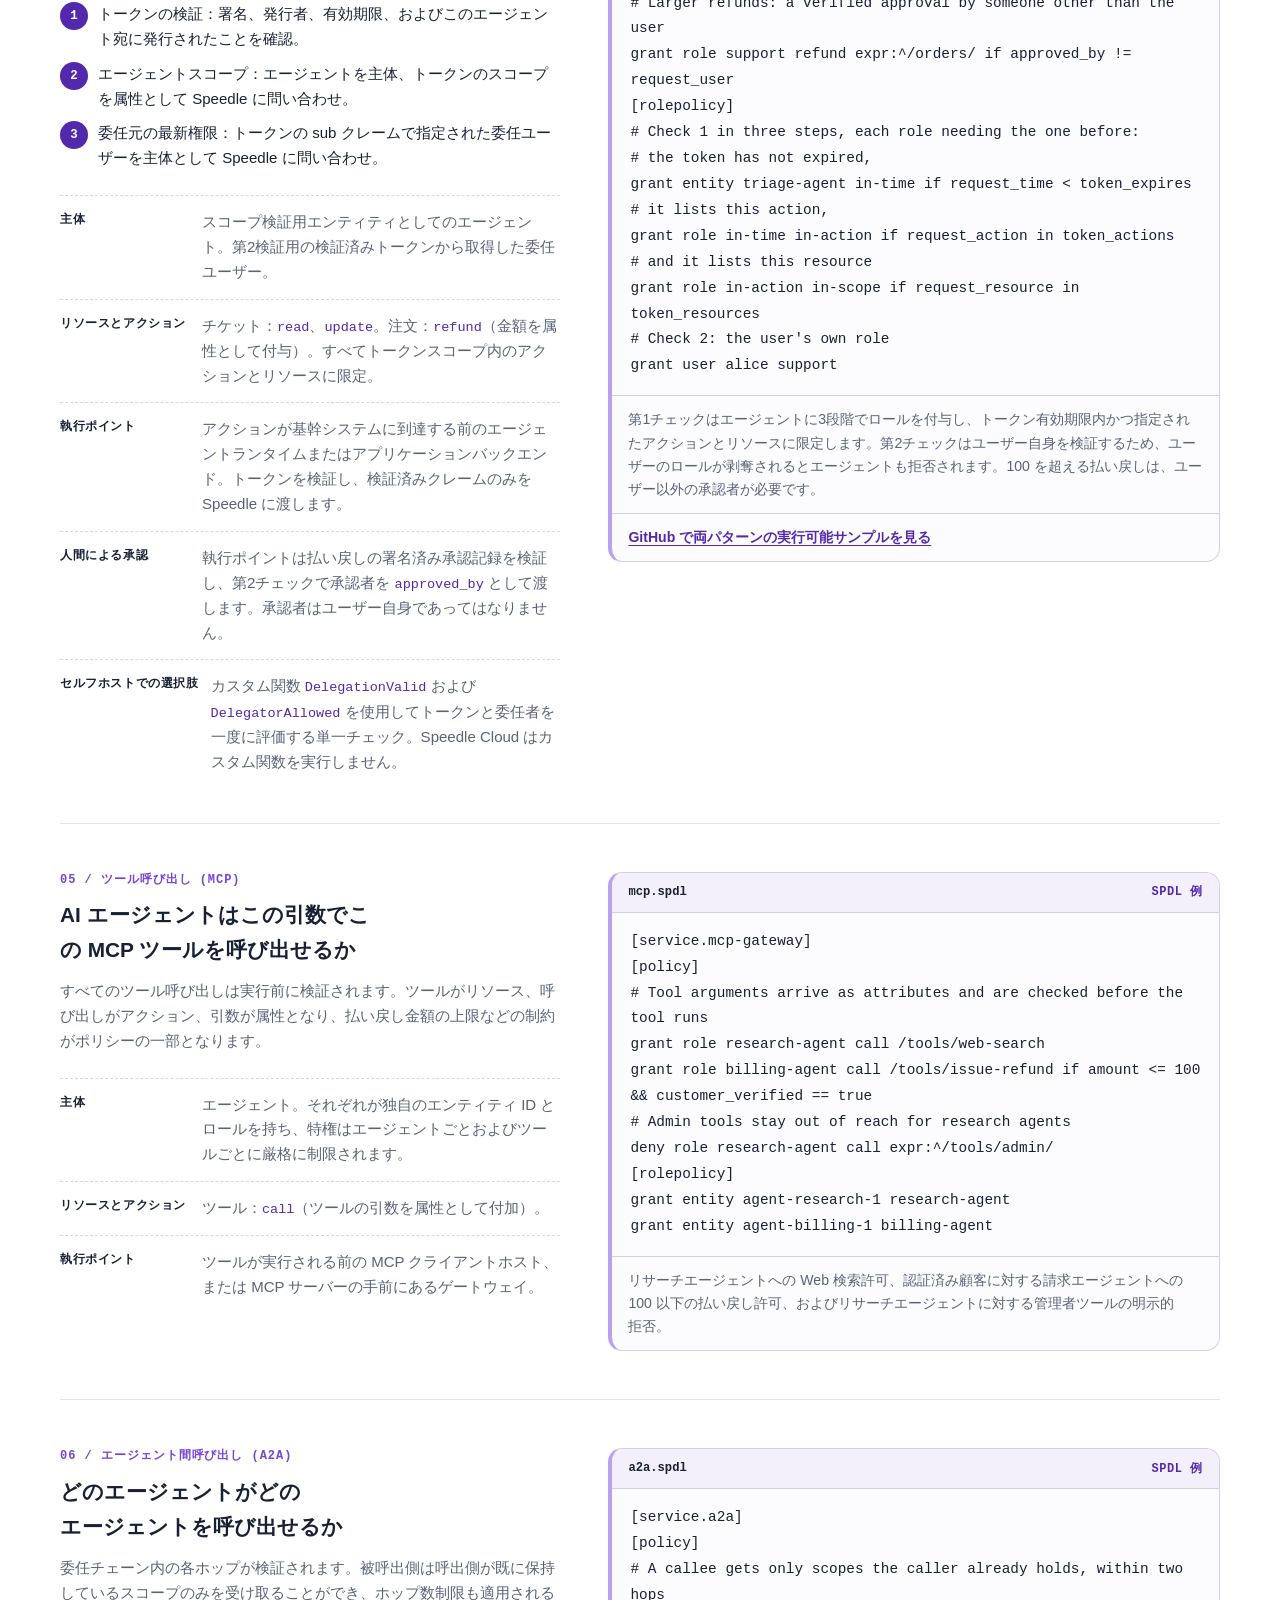
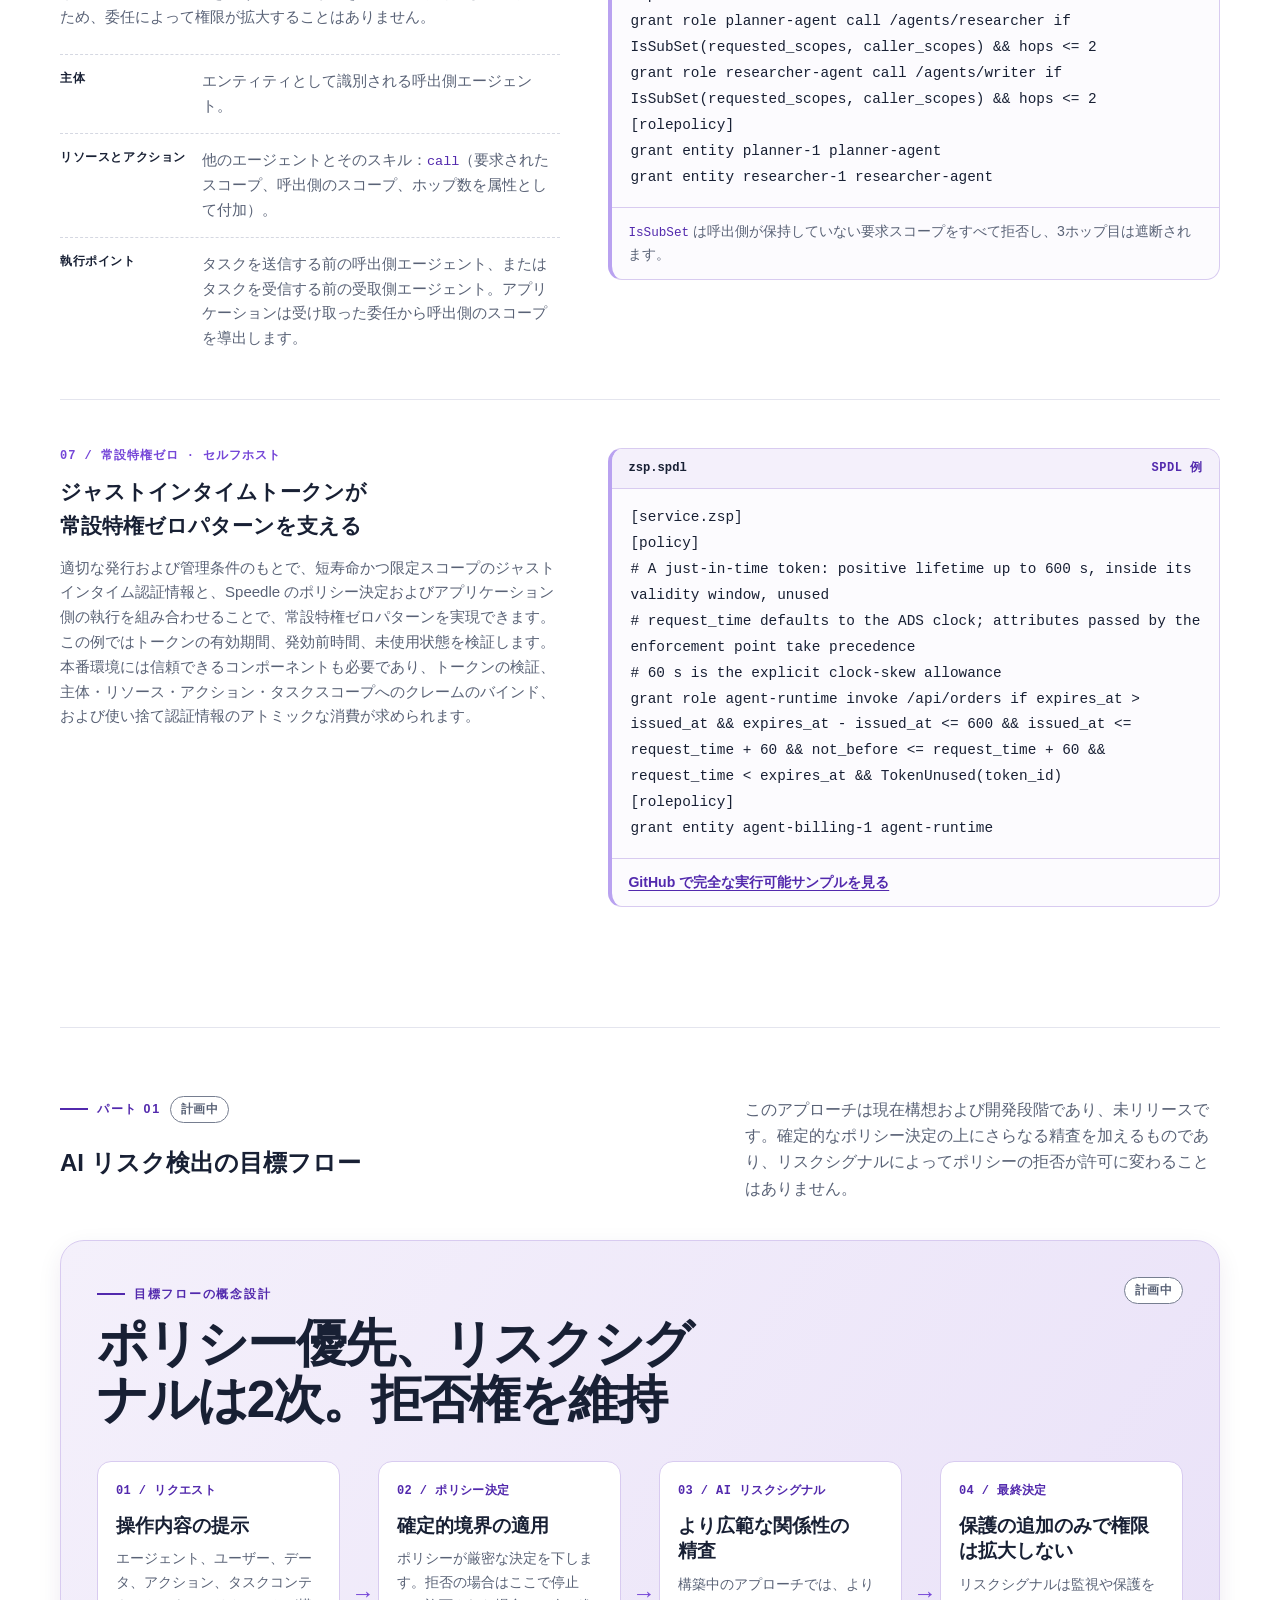
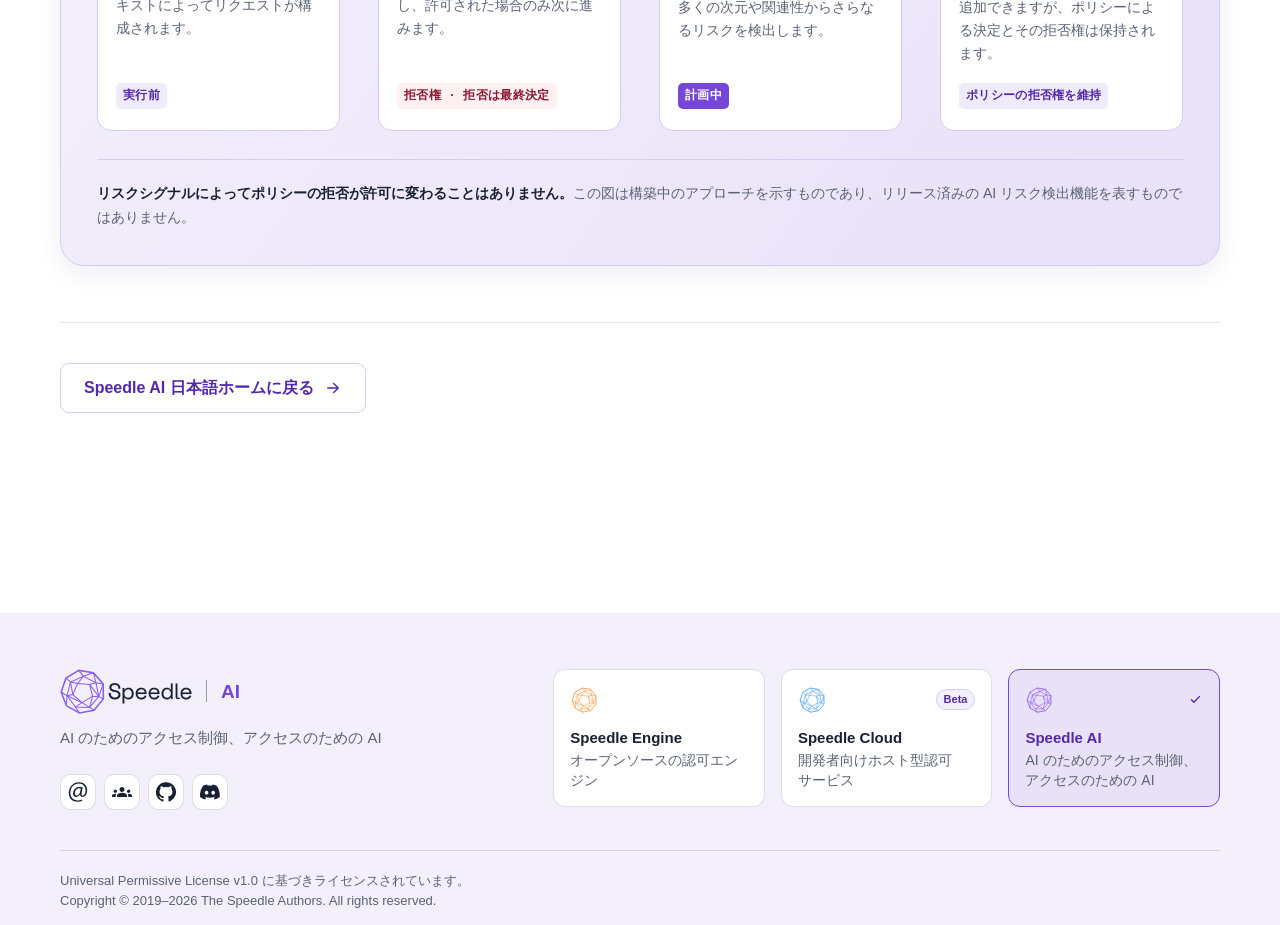
<file: ja/patterns/index.html>
<!doctype html>
<html lang="ja">
<head>
  <meta charset="utf-8">
  <meta name="viewport" content="width=device-width, initial-scale=1">
  <meta name="theme-color" content="#ffffff">
  <meta name="color-scheme" content="light">
  <title>パターン · Speedle AI</title>
  <meta name="description" content="AI の構築と運用のための完全な SPDL 例：データとトレーニング、モデルリリース、権限を考慮した RAG、委任エージェント、MCP ツール呼び出し、A2A 呼び出し、常設特権ゼロ。">
  <meta name="robots" content="index, follow, max-image-preview:large">
  <link rel="canonical" href="https://ai.speedle.io/ja/patterns/">
  <link rel="alternate" hreflang="en" href="https://ai.speedle.io/patterns/">
  <link rel="alternate" hreflang="zh-CN" href="https://ai.speedle.io/zh/patterns/">
  <link rel="alternate" hreflang="x-default" href="https://ai.speedle.io/patterns/">
  <meta property="og:type" content="website">
  <meta property="og:locale" content="ja_JP">
  <meta property="og:site_name" content="Speedle AI">
  <meta property="og:title" content="パターン · Speedle AI">
  <meta property="og:description" content="AI の構築と運用のための完全な SPDL 例：データとトレーニング、モデルリリース、権限を考慮した RAG、委任エージェント、MCP ツール呼び出し、A2A 呼び出し、常設特権ゼロ。">
  <meta property="og:url" content="https://ai.speedle.io/ja/patterns/">
  <meta property="og:image" content="https://ai.speedle.io/assets/og-image.png">
  <meta property="og:image:type" content="image/png">
  <meta property="og:image:width" content="1200">
  <meta property="og:image:height" content="630">
  <meta property="og:image:alt" content="Speedle AI：AI エージェントの認可とアクセス制御、Speedle スフィアマーク付き">
  <meta name="twitter:card" content="summary_large_image">
  <meta name="twitter:title" content="パターン · Speedle AI">
  <meta name="twitter:description" content="AI の構築と運用のための完全な SPDL 例：データとトレーニング、モデルリリース、権限を考慮した RAG、委任エージェント、MCP ツール呼び出し、A2A 呼び出し、常設特権ゼロ。">
  <meta name="twitter:image" content="https://ai.speedle.io/assets/og-image.png">
  <meta name="twitter:image:alt" content="Speedle AI：AI エージェントの認可とアクセス制御、Speedle スフィアマーク付き">
  <link rel="icon" href="/favicon.svg" type="image/svg+xml">
  <link rel="icon" href="/favicon.ico" sizes="any">
  <link rel="apple-touch-icon" href="/apple-touch-icon.png">
  <link rel="stylesheet" href="/styles.css">
  <script src="/app.js" defer></script>
  <script type="application/ld+json">
  {
    "@context": "https://schema.org",
    "@type": "Organization",
    "@id": "https://engine.speedle.io/#organization",
    "name": "Speedle",
    "url": "https://engine.speedle.io/ja/",
    "logo": "https://ai.speedle.io/apple-touch-icon.png",
    "sameAs": [
      "https://github.com/teramoby/speedle-plus",
      "https://engine.speedle.io/",
      "https://cloud.speedle.io/",
      "https://ai.speedle.io/"
    ]
  }
  </script>
  <script type="application/ld+json">
  {
    "@context": "https://schema.org",
    "@type": "WebSite",
    "@id": "https://ai.speedle.io/ja/patterns/#website",
    "url": "https://ai.speedle.io/ja/patterns/",
    "name": "Speedle AI",
    "inLanguage": "ja",
    "publisher": {
      "@id": "https://engine.speedle.io/#organization"
    }
  }
  </script>
  <script type="application/ld+json">
  {
    "@context": "https://schema.org",
    "@type": "SoftwareApplication",
    "@id": "https://ai.speedle.io/ja/patterns/#software",
    "name": "Speedle AI",
    "url": "https://ai.speedle.io/ja/patterns/",
    "inLanguage": "ja",
    "description": "Speedle AI は、オープンソースの Speedle ポリシーエンジンを AI アクセス管理に適用します。AI エージェントの認可、MCP 認可、権限を考慮した RAG、常設特権ゼロ (ZSP)、エージェント間呼び出し (A2A) をカバーします。",
    "applicationCategory": "SecurityApplication",
    "isAccessibleForFree": true,
    "license": "https://opensource.org/license/upl",
    "codeRepository": "https://github.com/teramoby/speedle-plus",
    "publisher": {
      "@id": "https://engine.speedle.io/#organization"
    }
  }
  </script>
</head>
<body>
  <svg class="sprite" aria-hidden="true" focusable="false">
    <symbol id="i-arrow" viewBox="0 0 24 24"><path d="M5 12h14M13 6l6 6-6 6"/></symbol>
    <symbol id="i-external" viewBox="0 0 24 24"><path d="M8 16 16 8M9.5 8H16v6.5"/></symbol>
    <symbol id="i-terminal" viewBox="0 0 24 24"><rect x="3" y="4.5" width="18" height="15" rx="3"/><path d="m7.5 9.5 3 2.5-3 2.5M13 15h3.5"/></symbol>
    <symbol id="i-info" viewBox="0 0 24 24"><circle cx="12" cy="12" r="9"/><path d="M12 11v5.5M12 7.5v.5"/></symbol>
    <symbol id="i-check" viewBox="0 0 24 24"><path d="m5.5 12.5 4 4 9-9.5"/></symbol>
    <symbol id="i-cross" viewBox="0 0 24 24"><path d="m7 7 10 10M17 7 7 17"/></symbol>
    <symbol id="i-shield" viewBox="0 0 24 24"><path d="m12 3 7 3v5c0 4.6-2.8 8.1-7 10-4.2-1.9-7-5.4-7-10V6l7-3Z"/><path d="m8.5 12 2.2 2.2 4.8-5"/></symbol>
    <symbol id="i-signals" viewBox="0 0 24 24"><circle cx="12" cy="12" r="2.5"/><circle cx="5" cy="5" r="1.7"/><circle cx="19" cy="5" r="1.7"/><circle cx="5" cy="19" r="1.7"/><circle cx="19" cy="19" r="1.7"/><path d="m6.3 6.3 3.9 3.9m3.6 0 3.9-3.9m-11.4 11.4 3.9-3.9m3.6 0 3.9 3.9"/></symbol>
    <symbol id="i-speedle-sphere" viewBox="22 22 114 114"><g fill="none" stroke="currentColor" stroke-linejoin="miter" stroke-miterlimit="3" stroke-linecap="butt"><polygon stroke-width="3.6" points="41.83 47.82 30.67 80.15 42.9 112.09 72.8 128.69 106.38 122.19 127.93 95.63 127.36 61.43 104.94 35.6 71.16 30.23"/><g stroke-width="2.4"><polygon points="81.97 43.92 52.19 57.23 44.03 88.8 63.62 114.87 96.22 115.81 117.28 90.9 110.94 58.91"/><polygon points="68.57 60.42 57.6 86.19 78.73 104.59 102.75 90.18 96.47 62.88"/><path d="M41.83 47.82L52.19 57.23L68.57 60.42L81.97 43.92 71.16 30.23 M30.67 80.15L44.03 88.8 42.9 112.09 M52.19 57.23L57.6 86.19 44.03 88.8 78.73 104.59 63.62 114.87 72.8 128.69 M78.73 104.59L96.22 115.81 106.38 122.19 M96.22 115.81L102.75 90.18 117.28 90.9 127.93 95.63 M117.28 90.9L127.36 61.43 110.94 58.91 104.94 35.6 81.97 43.92 M110.94 58.91L96.47 62.88 117.28 90.9"/></g></g></symbol>
  </svg>

  <a class="skip-link" href="#main">コンテンツへスキップ</a>

  <header class="site-header">
    <div class="wrap nav">
      <a class="brand" href="/ja/" aria-label="Speedle AI ホーム">
        <img src="/assets/speedle-mark-ai.svg" width="152" height="52" alt="Speedle">
        <span class="brand-divider" aria-hidden="true"></span>
        <span class="brand-product">AI</span>
      </a>
      <button class="menu" type="button" aria-expanded="false" aria-controls="site-nav" aria-label="ナビゲーションを開く">☰</button>
      <nav id="site-nav" class="nav-links" aria-label="メインナビゲーション">
        <div class="products">
          <button class="products-toggle" type="button" aria-haspopup="true" aria-expanded="false" aria-controls="products-menu">プロダクト<svg class="products-chevron" viewBox="0 0 24 24" aria-hidden="true"><path d="m6 9 6 6 6-6"/></svg></button>
          <div class="products-panel" id="products-menu" role="menu" aria-label="Speedle プロダクト">
            <span class="products-heading" aria-hidden="true">プロダクト</span>
            <a class="product-row" href="https://engine.speedle.io/ja/" role="menuitem">
              <svg class="product-sphere product-engine" aria-hidden="true"><use href="#i-speedle-sphere"/></svg>
              <span class="product-copy"><span class="product-name">Speedle Engine</span><span class="product-description">オープンソースの認可エンジン</span></span>
            </a>
            <a class="product-row" href="https://cloud.speedle.io/ja/" role="menuitem">
              <svg class="product-sphere product-cloud" aria-hidden="true"><use href="#i-speedle-sphere"/></svg>
              <span class="product-copy"><span class="product-name">Speedle Cloud<span class="coming-soon">Beta</span></span><span class="product-description">開発者向けホスト型認可サービス</span></span>
            </a>
            <a class="product-row" href="https://ai.speedle.io/ja/" role="menuitem" aria-current="page">
              <svg class="product-sphere product-ai" aria-hidden="true"><use href="#i-speedle-sphere"/></svg>
              <span class="product-copy"><span class="product-name">Speedle AI</span><span class="product-description">AI のためのアクセス制御、アクセスのための AI</span></span>
              <svg class="product-check icon icon-sm" aria-hidden="true"><use href="#i-check"/></svg>
            </a>
          </div>
        </div>
        <a href="/ja/#ai-for-access">AI でアクセスを管理</a>
        <a href="/ja/#access-for-ai">AI のアクセスを制御</a>
        <div class="languages">
          <button class="languages-button" type="button" aria-haspopup="true" aria-expanded="false" aria-controls="languages-panel">日本語<svg class="languages-chevron" viewBox="0 0 24 24" aria-hidden="true"><path d="m6 9 6 6 6-6"/></svg></button>
          <span class="languages-heading" aria-hidden="true">言語</span>
          <div class="languages-panel" id="languages-panel" role="group" aria-label="言語">
            <a class="language-row" href="/patterns/" lang="en" hreflang="en">English</a>
            <a class="language-row" href="/ja/patterns/" lang="ja" hreflang="ja" aria-current="page">日本語</a>
            <a class="language-row" href="/ko/patterns/" lang="ko" hreflang="ko">한국어</a>
            <a class="language-row" href="/es/patterns/" lang="es" hreflang="es">Español</a>
            <a class="language-row" href="/zh/patterns/" lang="zh-CN" hreflang="zh-CN">中文</a>
          </div>
        </div>
      </nav>
    </div>
  </header>

  <main id="main">
    <section class="section patterns" aria-labelledby="patterns-title">
      <div class="wrap">
        <header class="page-head">
          <p class="eyebrow">Speedle AI · パターン</p>
          <h1 id="patterns-title">AI の構築と運用のためのポリシーパターン</h1>
          <p class="page-lead">AI システムがデータ、モデル、ツール、他のエージェントと接するあらゆる場面に Speedle の認可エンジンを適用：モデル提供前の構築フェーズ、および提供・動作中の運用フェーズ。これらはソリューションパターンであり、特定の ML やエージェントプラットフォームとの既成連携機能ではありません。</p>
          <p class="note page-note"><svg class="icon" aria-hidden="true"><use href="#i-info"/></svg>以下の各 SPDL 例は、Speedle ファイルストアを用いてパースされ、許可および拒否ケースに対して評価されています。名称、パス、属性は例示用です。決定を要求する際、アプリケーション側から属性を渡す必要があります。ポリシー執行ポイントは、条件が参照するすべての属性を渡さなければなりません。</p>
        </header>

        <section id="build" class="phase" aria-labelledby="build-title">
          <div class="phase-head phase-build">
            <p class="phase-tag">構築</p>
            <h2 id="build-title">モデル提供前：データ、トレーニング、リリース</h2>
          </div>
          <article id="lc-data" class="area" aria-labelledby="lc-data-title">
            <div class="area-copy">
              <p class="area-step">01 / データとトレーニング</p>
              <h3 id="lc-data-title">どのパイプラインがどのデータでトレーニングできるか</h3>
              <p class="area-lead">トレーニングジョブはデータセットを読み取り、コンピュートを使用し、チェックポイントを出力します。アプリケーションは各データセットの読み取り、ジョブ開始、チェックポイントのエクスポート前に、機密性、テナント、同意、地域を属性として渡して問い合わせます。</p>
              <dl class="area-facts">
                <div><dt>主体</dt><dd>エンティティとしてのトレーニングパイプライン、ML エンジニアとそのチーム。</dd></div>
                <div><dt>リソースとアクション</dt><dd>データセット：<code>read</code>。トレーニングジョブ：<code>start</code>。チェックポイント：<code>export</code>。</dd></div>
                <div><dt>執行ポイント</dt><dd>データセットを開く前のデータローダー、コンピュートを割り当てる前のジョブスケジューラ、およびエクスポート前のアーティファクトストア。</dd></div>
              </dl>
            </div>
            <figure class="spdl-card">
              <figcaption><span>training.spdl</span><span>SPDL 例</span></figcaption>
              <pre tabindex="0" data-spdl="training" aria-label="SPDL 例: データとトレーニング"><code>[service.ml-training]
[policy]
# Pipelines read only consented data from their own region
grant role training-pipeline read expr:^/datasets/ if consent == true &amp;&amp; data_region == job_region
# Restricted datasets never enter training
deny role training-pipeline read expr:^/datasets/restricted/
grant role ml-engineer start /jobs/training if gpu_hours &lt;= 64
grant role ml-engineer export expr:^/checkpoints/
[rolepolicy]
grant entity pipeline-churn training-pipeline
grant group ml-team ml-engineer</code></pre>
              <p class="spdl-caption">データセットごとに同意とリージョンをチェックし、制限付きデータへのアクセスを直接拒否し、ジョブ開始時に GPU 時間制限を適用します。</p>
            </figure>
          </article>
          <article id="lc-release" class="area" aria-labelledby="lc-release-title">
            <div class="area-copy">
              <p class="area-step">02 / モデルリリース</p>
              <h3 id="lc-release-title">誰がモデルをリリースできるか</h3>
              <p class="area-lead">モデルの登録、承認、プロモート、ロールバックは、別々の担当者が行う独立したアクションです。職務分掌により、モデルをトレーニングした本人がそれを承認することはできません。</p>
              <dl class="area-facts">
                <div><dt>主体</dt><dd>ML エンジニア、リリースマネージャー、およびリリースパイプラインのサービス ID。</dd></div>
                <div><dt>リソースとアクション</dt><dd>モデルおよびエンドポイント：<code>register</code>、<code>approve</code>、<code>promote</code>、<code>rollback</code>。</dd></div>
                <div><dt>執行ポイント</dt><dd>モデルレジストリおよびリリースパイプライン。モデルまたはエンドポイントの状態が変更される前に検証します。</dd></div>
              </dl>
            </div>
            <figure class="spdl-card">
              <figcaption><span>release.spdl</span><span>SPDL 例</span></figcaption>
              <pre tabindex="0" data-spdl="release" aria-label="SPDL 例: モデルリリース"><code>[service.model-registry]
[policy]
grant role ml-engineer register expr:^/models/
grant role release-manager approve, promote, rollback expr:^/models/
# Separation of duties: nobody approves a model they trained
deny role release-manager approve expr:^/models/ if trained_by == request_user
[rolepolicy]
grant group ml-team ml-engineer
grant user dana release-manager</code></pre>
              <p class="spdl-caption">エンジニアは登録できますがプロモートはできません。リリースマネージャーは <code>trained_by</code> がリクエストユーザーであるモデルを承認できません。</p>
            </figure>
          </article>
        </section>

        <section id="run" class="phase" aria-labelledby="run-title">
          <div class="phase-head phase-run">
            <p class="phase-tag">運用</p>
            <h2 id="run-title">AI 提供および動作時：検索、エージェント、ツール、および他のエージェント</h2>
          </div>
          <article id="lc-rag" class="area area-feature" aria-labelledby="lc-rag-title">
            <div class="area-copy">
              <p class="area-step">03 / 推論と RAG</p>
              <h3 id="lc-rag-title">ユーザーが閲覧可能な情報のみをプロンプトに挿入</h3>
              <p class="area-lead">ユーザー、アプリ、テナントがモデルを呼び出します。権限を考慮した RAG では、リトリーバーが各ドキュメントまたはコレクションの内容をプロンプトに入れる前に Speedle に問い合わせるため、モデルにはリクエストを行った人物が閲覧可能な情報のみが渡されます。</p>
              <ol class="rag-flow" aria-label="権限を考慮した検索フロー">
                <li><span>1</span>リトリーバーが候補ドキュメントを検索します。</li>
                <li><span>2</span>ユーザーのテナントとセキュリティクリアランスを添えて、Speedle にドキュメントまたはコレクションごとに問い合わせます。</li>
                <li><span>3</span>許可されたコンテンツのみがプロンプトに入ります。</li>
              </ol>
              <dl class="area-facts">
                <div><dt>主体</dt><dd>リクエストの背後にいるユーザーとそのグループ。エンティティとしてのクライアントアプリケーションとテナント。</dd></div>
                <div><dt>リソースとアクション</dt><dd>コレクションおよびドキュメント：<code>retrieve</code>。モデル：<code>invoke</code>。</dd></div>
                <div><dt>執行ポイント</dt><dd>ドキュメントがプロンプトに入る前のリトリーバー、およびリクエストをルーティングする前の API ゲートウェイまたは推論サービス。</dd></div>
              </dl>
            </div>
            <figure class="spdl-card">
              <figcaption><span>rag.spdl</span><span>SPDL 例</span></figcaption>
              <pre tabindex="0" data-spdl="rag" aria-label="SPDL 例: 推論と RAG"><code>[service.rag]
[policy]
# The retriever asks per document, before its content enters the prompt
grant role tenant-user retrieve expr:^/collections/ if doc_tenant == user_tenant &amp;&amp; doc_label in user_clearances
# Documents on legal hold never reach a prompt
deny role tenant-user retrieve expr:^/collections/legal-hold/
# Apps call only the model tiers in their tenant's plan
grant role tenant-app invoke expr:^/models/ if model_tier in plan_tiers
[rolepolicy]
grant group acme-staff tenant-user
grant entity acme-helpdesk tenant-app</code></pre>
              <p class="spdl-caption">ドキュメントはユーザーのテナント内で、かつユーザーに許可されたラベルでのみ取得されます。リーガルホールド対象は拒否され、アプリはプラン内のモデルティアのみを呼び出せます。</p>
            </figure>
          </article>
          <article id="lc-agents" class="area" aria-labelledby="lc-agents-title">
            <div class="area-copy">
              <p class="area-step">04 / ユーザーを代理するエージェント</p>
              <h3 id="lc-agents-title">AI エージェントはユーザーを代理して何ができるか</h3>
              <p class="area-lead">エージェントは独自のアイデンティティを持ち、ユーザーの委任はリクエスト内の自己申告ではなく署名済み委任トークンによって証明されます。執行ポイントはトークンを検証後、Speedle に2回問い合わせ、両方が合格した場合のみ許可します：トークンのスコープ内のエージェント、および現時点における委任ユーザー自身の権限。トークン発行後にユーザーが権限を失った場合、エージェントは次のリクエストで即座にその権限を失います。100 を超える払い戻しには、ユーザー以外の人物による承認記録も必要です。</p>
              <ol class="rag-flow" aria-label="委任エージェントの検証フロー">
                <li><span>1</span>トークンの検証：署名、発行者、有効期限、およびこのエージェント宛に発行されたことを確認。</li>
                <li><span>2</span>エージェントスコープ：エージェントを主体、トークンのスコープを属性として Speedle に問い合わせ。</li>
                <li><span>3</span>委任元の最新権限：トークンの sub クレームで指定された委任ユーザーを主体として Speedle に問い合わせ。</li>
              </ol>
              <dl class="area-facts">
                <div><dt>主体</dt><dd>スコープ検証用エンティティとしてのエージェント。第2検証用の検証済みトークンから取得した委任ユーザー。</dd></div>
                <div><dt>リソースとアクション</dt><dd>チケット：<code>read</code>、<code>update</code>。注文：<code>refund</code>（金額を属性として付与）。すべてトークンスコープ内のアクションとリソースに限定。</dd></div>
                <div><dt>執行ポイント</dt><dd>アクションが基幹システムに到達する前のエージェントランタイムまたはアプリケーションバックエンド。トークンを検証し、検証済みクレームのみを Speedle に渡します。</dd></div>
                <div><dt>人間による承認</dt><dd>執行ポイントは払い戻しの署名済み承認記録を検証し、第2チェックで承認者を <code>approved_by</code> として渡します。承認者はユーザー自身であってはなりません。</dd></div>
                <div><dt>セルフホストでの選択肢</dt><dd>カスタム関数 <code>DelegationValid</code> および <code>DelegatorAllowed</code> を使用してトークンと委任者を一度に評価する単一チェック。Speedle Cloud はカスタム関数を実行しません。</dd></div>
              </dl>
            </div>
            <figure class="spdl-card">
              <figcaption><span>agents.spdl</span><span>SPDL 例</span></figcaption>
              <pre tabindex="0" data-spdl="agents" aria-label="SPDL 例: ユーザーに代わって動作するエージェント"><code>[service.crm]
[policy]
# Check 1: the agent, only while its verified token covers the request
grant role in-scope read, update expr:^/tickets/
grant role in-scope refund expr:^/orders/
# Check 2: the delegating user (the token's sub), with their roles now
grant role support read, update expr:^/tickets/
grant role support refund expr:^/orders/ if amount &lt;= 100
# Larger refunds: a verified approval by someone other than the user
grant role support refund expr:^/orders/ if approved_by != request_user
[rolepolicy]
# Check 1 in three steps, each role needing the one before:
# the token has not expired,
grant entity triage-agent in-time if request_time &lt; token_expires
# it lists this action,
grant role in-time in-action if request_action in token_actions
# and it lists this resource
grant role in-action in-scope if request_resource in token_resources
# Check 2: the user's own role
grant user alice support</code></pre>
              <p class="spdl-caption">第1チェックはエージェントに3段階でロールを付与し、トークン有効期限内かつ指定されたアクションとリソースに限定します。第2チェックはユーザー自身を検証するため、ユーザーのロールが剥奪されるとエージェントも拒否されます。100 を超える払い戻しは、ユーザー以外の承認者が必要です。</p>
              <p class="spdl-caption zsp-sample"><a href="https://github.com/teramoby/ai.speedle.io/tree/main/samples/delegation">GitHub で両パターンの実行可能サンプルを見る</a></p>
            </figure>
          </article>
          <article id="lc-mcp" class="area" aria-labelledby="lc-mcp-title">
            <div class="area-copy">
              <p class="area-step">05 / ツール呼び出し (MCP)</p>
              <h3 id="lc-mcp-title">AI エージェントはこの引数でこの MCP ツールを呼び出せるか</h3>
              <p class="area-lead">すべてのツール呼び出しは実行前に検証されます。ツールがリソース、呼び出しがアクション、引数が属性となり、払い戻し金額の上限などの制約がポリシーの一部となります。</p>
              <dl class="area-facts">
                <div><dt>主体</dt><dd>エージェント。それぞれが独自のエンティティ ID とロールを持ち、特権はエージェントごとおよびツールごとに厳格に制限されます。</dd></div>
                <div><dt>リソースとアクション</dt><dd>ツール：<code>call</code>（ツールの引数を属性として付加）。</dd></div>
                <div><dt>執行ポイント</dt><dd>ツールが実行される前の MCP クライアントホスト、または MCP サーバーの手前にあるゲートウェイ。</dd></div>
              </dl>
            </div>
            <figure class="spdl-card">
              <figcaption><span>mcp.spdl</span><span>SPDL 例</span></figcaption>
              <pre tabindex="0" data-spdl="mcp" aria-label="SPDL 例: MCP によるツール呼び出し"><code>[service.mcp-gateway]
[policy]
# Tool arguments arrive as attributes and are checked before the tool runs
grant role research-agent call /tools/web-search
grant role billing-agent call /tools/issue-refund if amount &lt;= 100 &amp;&amp; customer_verified == true
# Admin tools stay out of reach for research agents
deny role research-agent call expr:^/tools/admin/
[rolepolicy]
grant entity agent-research-1 research-agent
grant entity agent-billing-1 billing-agent</code></pre>
              <p class="spdl-caption">リサーチエージェントへの Web 検索許可、認証済み顧客に対する請求エージェントへの 100 以下の払い戻し許可、およびリサーチエージェントに対する管理者ツールの明示的拒否。</p>
            </figure>
          </article>
          <article id="lc-a2a" class="area" aria-labelledby="lc-a2a-title">
            <div class="area-copy">
              <p class="area-step">06 / エージェント間呼び出し (A2A)</p>
              <h3 id="lc-a2a-title">どのエージェントがどのエージェントを呼び出せるか</h3>
              <p class="area-lead">委任チェーン内の各ホップが検証されます。被呼出側は呼出側が既に保持しているスコープのみを受け取ることができ、ホップ数制限も適用されるため、委任によって権限が拡大することはありません。</p>
              <dl class="area-facts">
                <div><dt>主体</dt><dd>エンティティとして識別される呼出側エージェント。</dd></div>
                <div><dt>リソースとアクション</dt><dd>他のエージェントとそのスキル：<code>call</code>（要求されたスコープ、呼出側のスコープ、ホップ数を属性として付加）。</dd></div>
                <div><dt>執行ポイント</dt><dd>タスクを送信する前の呼出側エージェント、またはタスクを受信する前の受取側エージェント。アプリケーションは受け取った委任から呼出側のスコープを導出します。</dd></div>
              </dl>
            </div>
            <figure class="spdl-card">
              <figcaption><span>a2a.spdl</span><span>SPDL 例</span></figcaption>
              <pre tabindex="0" data-spdl="a2a" aria-label="SPDL 例: エージェント間呼び出し (A2A)"><code>[service.a2a]
[policy]
# A callee gets only scopes the caller already holds, within two hops
grant role planner-agent call /agents/researcher if IsSubSet(requested_scopes, caller_scopes) &amp;&amp; hops &lt;= 2
grant role researcher-agent call /agents/writer if IsSubSet(requested_scopes, caller_scopes) &amp;&amp; hops &lt;= 2
[rolepolicy]
grant entity planner-1 planner-agent
grant entity researcher-1 researcher-agent</code></pre>
              <p class="spdl-caption"><code>IsSubSet</code> は呼出側が保持していない要求スコープをすべて拒否し、3ホップ目は遮断されます。</p>
            </figure>
          </article>
          <article id="zsp" class="area" aria-labelledby="lc-zsp-title">
            <div class="area-copy">
              <p class="area-step">07 / 常設特権ゼロ · セルフホスト</p>
              <h3 id="lc-zsp-title">ジャストインタイムトークンが常設特権ゼロパターンを支える</h3>
              <p class="area-lead">適切な発行および管理条件のもとで、短寿命かつ限定スコープのジャストインタイム認証情報と、Speedle のポリシー決定およびアプリケーション側の執行を組み合わせることで、常設特権ゼロパターンを実現できます。この例ではトークンの有効期間、発効前時間、未使用状態を検証します。本番環境には信頼できるコンポーネントも必要であり、トークンの検証、主体・リソース・アクション・タスクスコープへのクレームのバインド、および使い捨て認証情報のアトミックな消費が求められます。</p>
            </div>
            <figure class="spdl-card">
              <figcaption><span>zsp.spdl</span><span>SPDL 例</span></figcaption>
              <pre tabindex="0" data-spdl="zsp" aria-label="SPDL 例: 常設特権ゼロ (ZSP)"><code>[service.zsp]
[policy]
# A just-in-time token: positive lifetime up to 600 s, inside its validity window, unused
# request_time defaults to the ADS clock; attributes passed by the enforcement point take precedence
# 60 s is the explicit clock-skew allowance
grant role agent-runtime invoke /api/orders if expires_at &gt; issued_at &amp;&amp; expires_at - issued_at &lt;= 600 &amp;&amp; issued_at &lt;= request_time + 60 &amp;&amp; not_before &lt;= request_time + 60 &amp;&amp; request_time &lt; expires_at &amp;&amp; TokenUnused(token_id)
[rolepolicy]
grant entity agent-billing-1 agent-runtime</code></pre>
              <p class="spdl-caption zsp-sample"><a href="https://github.com/teramoby/ai.speedle.io/tree/main/samples/zsp">GitHub で完全な実行可能サンプルを見る</a></p>
            </figure>
          </article>
        </section>

        <section id="risk-detection" class="subsection patterns-risk" aria-labelledby="patterns-risk-title">
          <div class="section-head">
            <div><p class="eyebrow">パート 01<span class="status-badge status-planned">計画中</span></p><h2 id="patterns-risk-title">AI リスク検出の目標フロー</h2></div>
            <p>このアプローチは現在構想および開発段階であり、未リリースです。確定的なポリシー決定の上にさらなる精査を加えるものであり、リスクシグナルによってポリシーの拒否が許可に変わることはありません。</p>
          </div>
          <section class="decision-architecture" aria-labelledby="decision-flow-title">
            <div class="architecture-head">
              <div><p class="eyebrow">目標フローの概念設計</p><h3 id="decision-flow-title">ポリシー優先、リスクシグナルは2次。拒否権を維持</h3></div>
              <span class="status-badge status-planned">計画中</span>
            </div>
            <ol class="decision-flow">
              <li class="flow-node"><span class="flow-step">01 / リクエスト</span><h4>操作内容の提示</h4><p>エージェント、ユーザー、データ、アクション、タスクコンテキストによってリクエストが構成されます。</p><span class="flow-tag">実行前</span></li>
              <li class="flow-node"><span class="flow-step">02 / ポリシー決定</span><h4>確定的境界の適用</h4><p>ポリシーが厳密な決定を下します。拒否の場合はここで停止し、許可された場合のみ次に進みます。</p><span class="flow-tag flow-tag-deny">拒否権 · 拒否は最終決定</span></li>
              <li class="flow-node"><span class="flow-step">03 / AI リスクシグナル</span><h4>より広範な関係性の精査</h4><p>構築中のアプローチでは、より多くの次元や関連性からさらなるリスクを検出します。</p><span class="flow-tag flow-tag-planned">計画中</span></li>
              <li class="flow-node"><span class="flow-step">04 / 最終決定</span><h4>保護の追加のみで権限は拡大しない</h4><p>リスクシグナルは監視や保護を追加できますが、ポリシーによる決定とその拒否権は保持されます。</p><span class="flow-tag">ポリシーの拒否権を維持</span></li>
            </ol>
            <p class="flow-note"><strong>リスクシグナルによってポリシーの拒否が許可に変わることはありません。</strong>この図は構築中のアプローチを示すものであり、リリース済みの AI リスク検出機能を表すものではありません。</p>
          </section>
        </section>

        <p class="patterns-back"><a class="button button-secondary" href="/ja/">Speedle AI 日本語ホームに戻る<svg class="icon" aria-hidden="true"><use href="#i-arrow"/></svg></a></p>
      </div>
    </section>
  </main>

  <footer class="site-footer">
    <div class="wrap footer-main">
      <div class="footer-brand">
        <a class="footer-lockup" href="/ja/" aria-label="Speedle AI ホーム">
          <img src="/assets/speedle-mark-ai.svg" width="132" height="45" alt="Speedle">
          <span class="footer-divider" aria-hidden="true"></span>
          <span class="footer-product">AI</span>
        </a>
        <p class="footer-tagline">AI のためのアクセス制御、アクセスのための AI</p>
        <nav class="social" aria-label="コミュニティリンク">
          <a href="mailto:contact@speedle.io" aria-label="Email contact@speedle.io" title="contact@speedle.io"><img src="/assets/social-email.svg" alt=""></a>
          <a href="https://groups.google.com/forum/#!forum/speedle-users" aria-label="Google Groups" title="Google Groups — speedle-users"><img src="/assets/social-google-groups.svg" alt=""></a>
          <a href="https://github.com/teramoby/speedle-plus" aria-label="GitHub"><img src="/assets/social-github.svg" alt=""></a>
          <a href="https://discord.gg/uaY2xVsbbT" aria-label="Discord"><img src="/assets/social-discord.svg" alt=""></a>
        </nav>
      </div>
      <nav class="footer-family" aria-label="Speedle プロダクト">
        <ul>
          <li><a class="footer-card" href="https://engine.speedle.io/ja/"><svg class="product-sphere product-engine" aria-hidden="true"><use href="#i-speedle-sphere"/></svg><span class="footer-card-name">Speedle Engine</span><span class="footer-card-description">オープンソースの認可エンジン</span></a></li>
          <li><a class="footer-card" href="https://cloud.speedle.io/ja/"><svg class="product-sphere product-cloud" aria-hidden="true"><use href="#i-speedle-sphere"/></svg><span class="footer-card-name">Speedle Cloud<span class="coming-soon">Beta</span></span><span class="footer-card-description">開発者向けホスト型認可サービス</span></a></li>
          <li><a class="footer-card" href="https://ai.speedle.io/ja/" aria-current="page"><svg class="product-sphere product-ai" aria-hidden="true"><use href="#i-speedle-sphere"/></svg><span class="footer-card-name">Speedle AI</span><span class="footer-card-description">AI のためのアクセス制御、アクセスのための AI</span><svg class="footer-card-check icon icon-sm" aria-hidden="true"><use href="#i-check"/></svg></a></li>
        </ul>
      </nav>
    </div>
    <div class="wrap footer-bar">
      <p class="footer-legal"><span>Universal Permissive License v1.0 に基づきライセンスされています。</span><span>Copyright © 2019–2026 The Speedle Authors. All rights reserved.</span></p>
    </div>
  </footer>
  <script defer src="https://static.cloudflareinsights.com/beacon.min.js" data-cf-beacon='{"token": "3b49dd9a82634bba833340481ce6ccbe"}'></script>
</body>
</html>
</file>
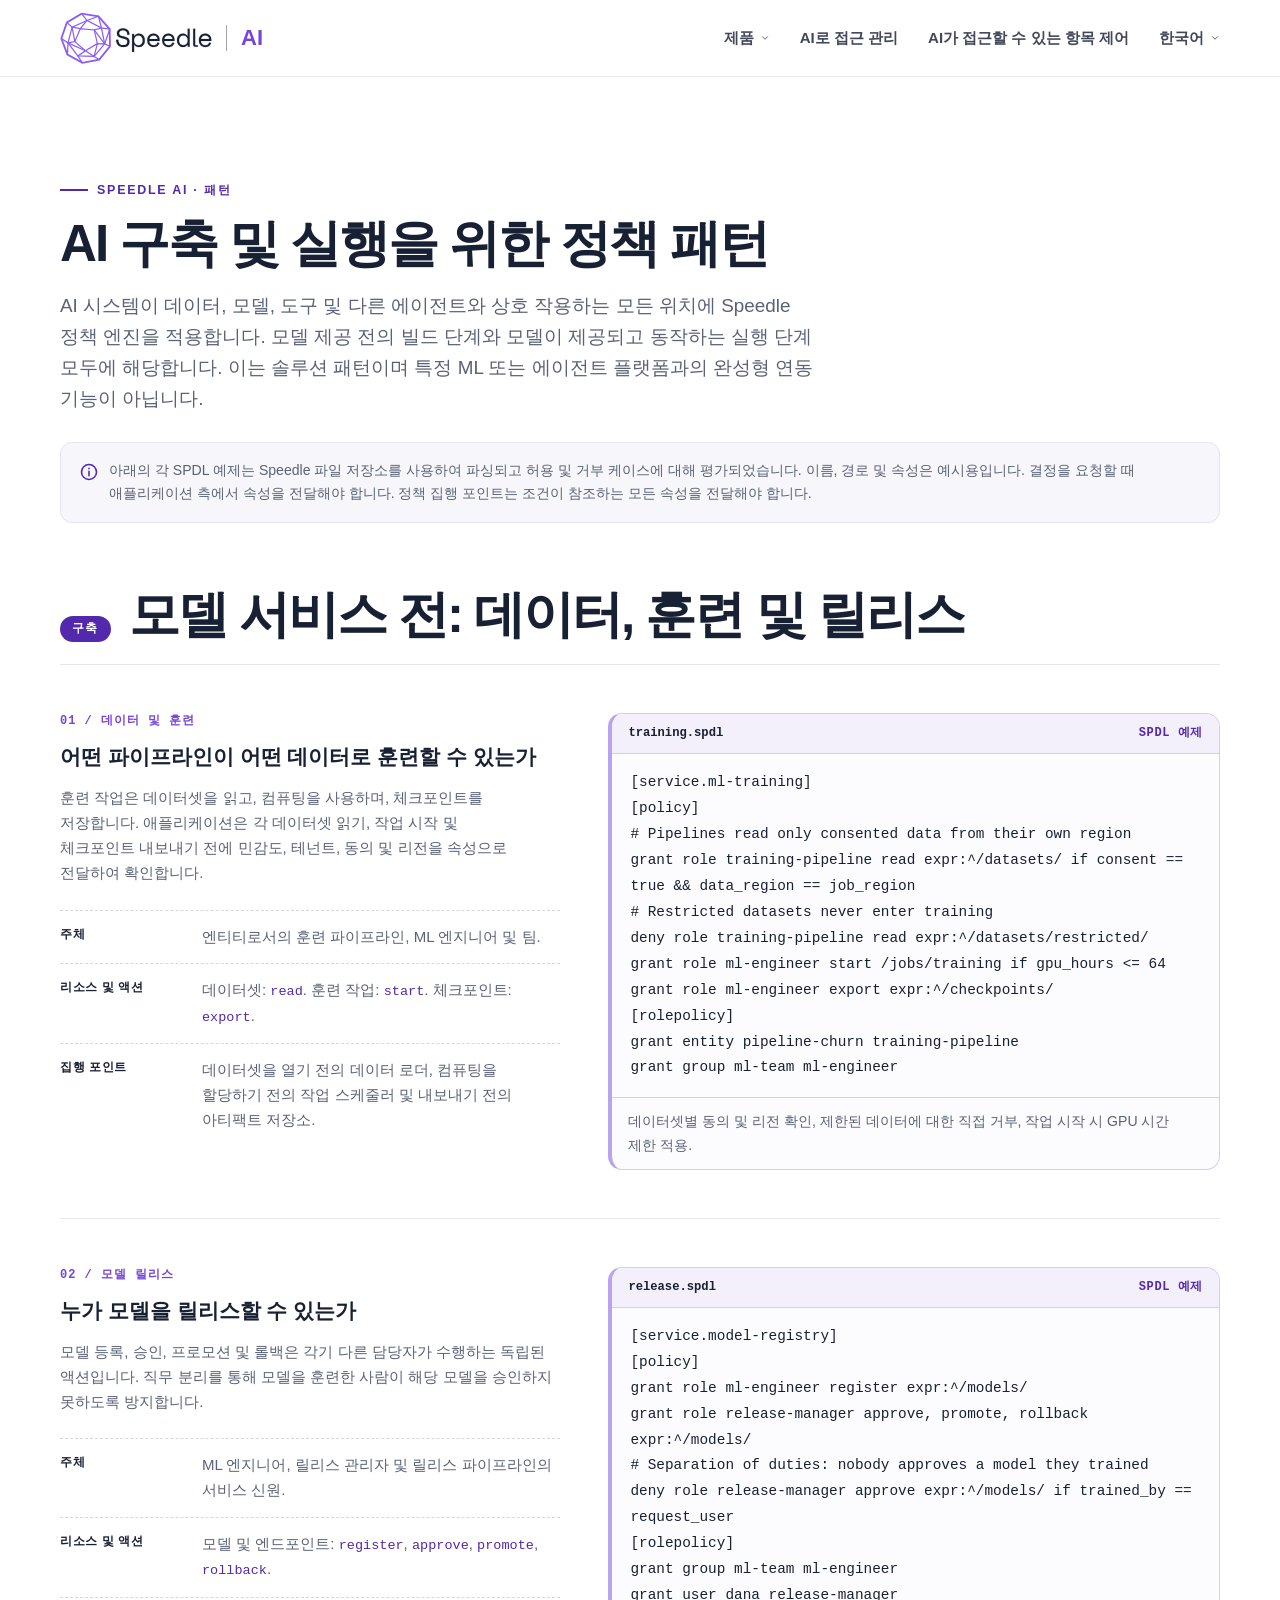
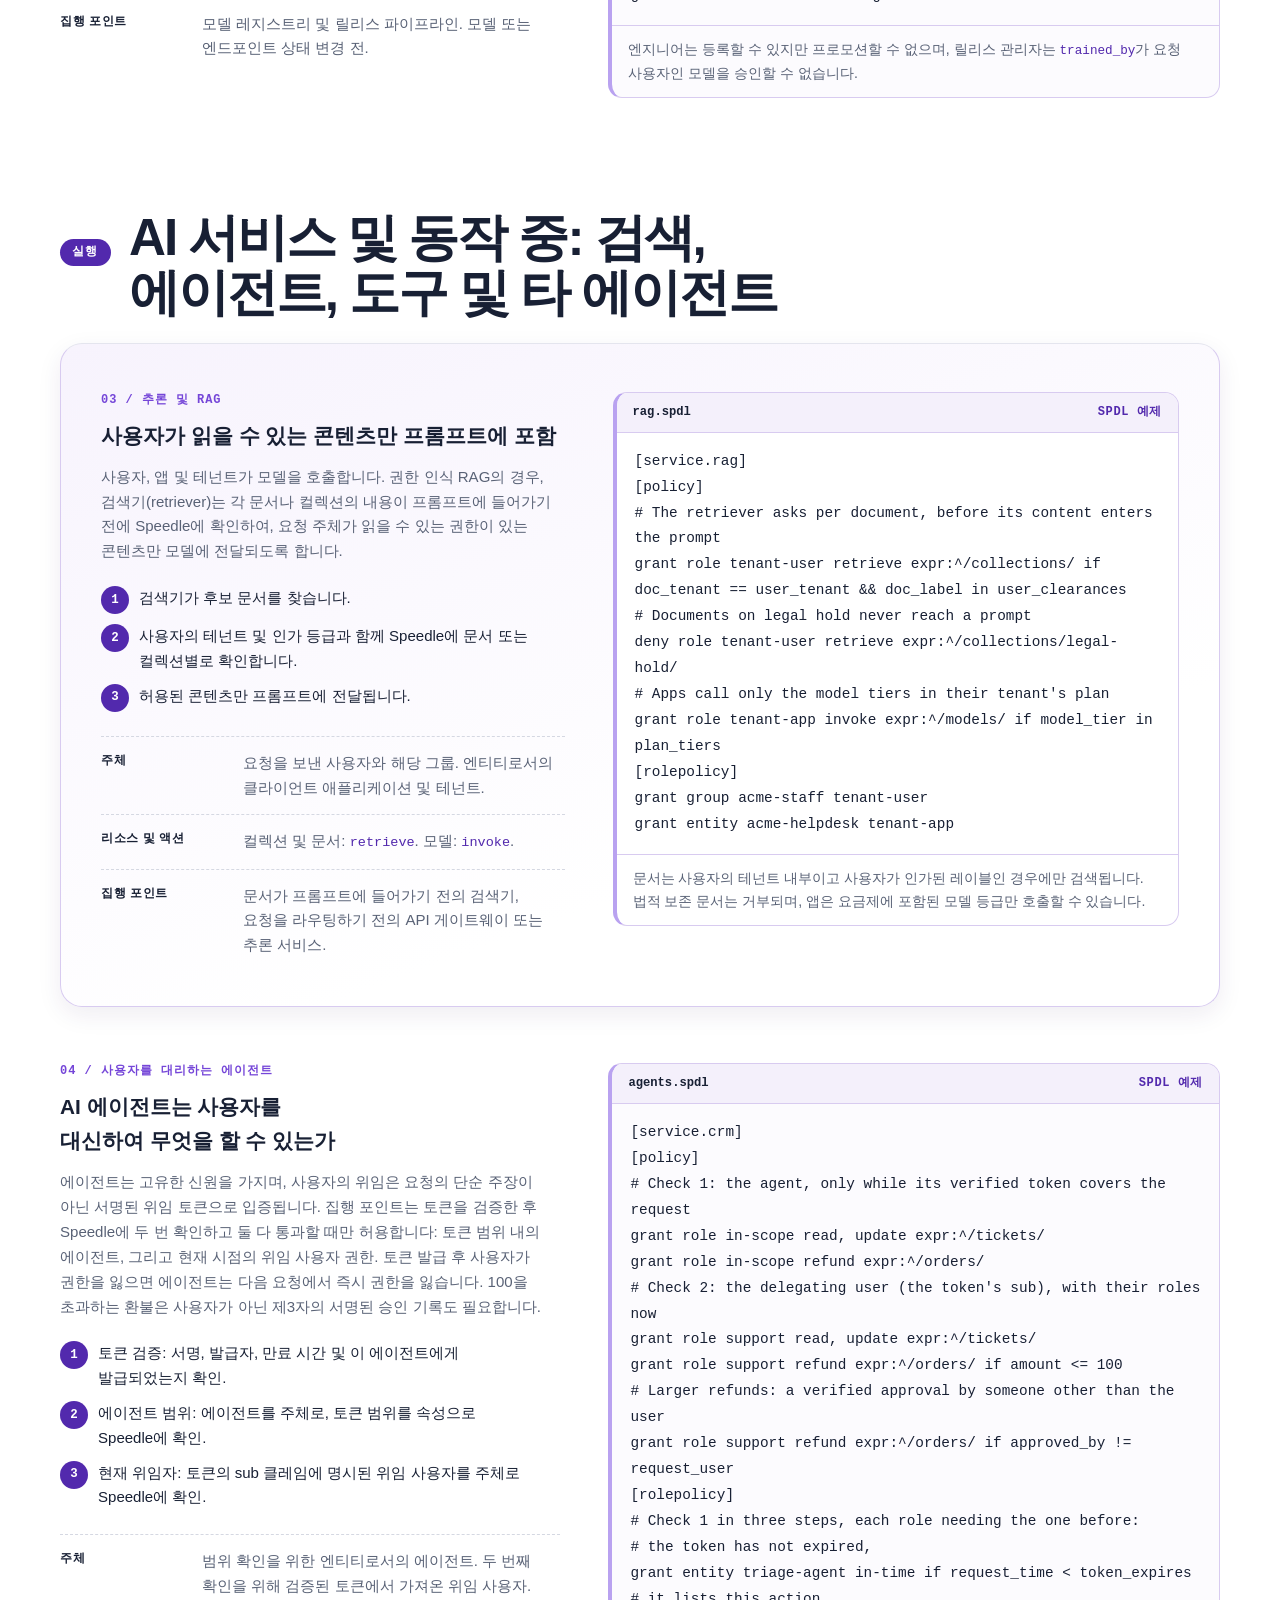
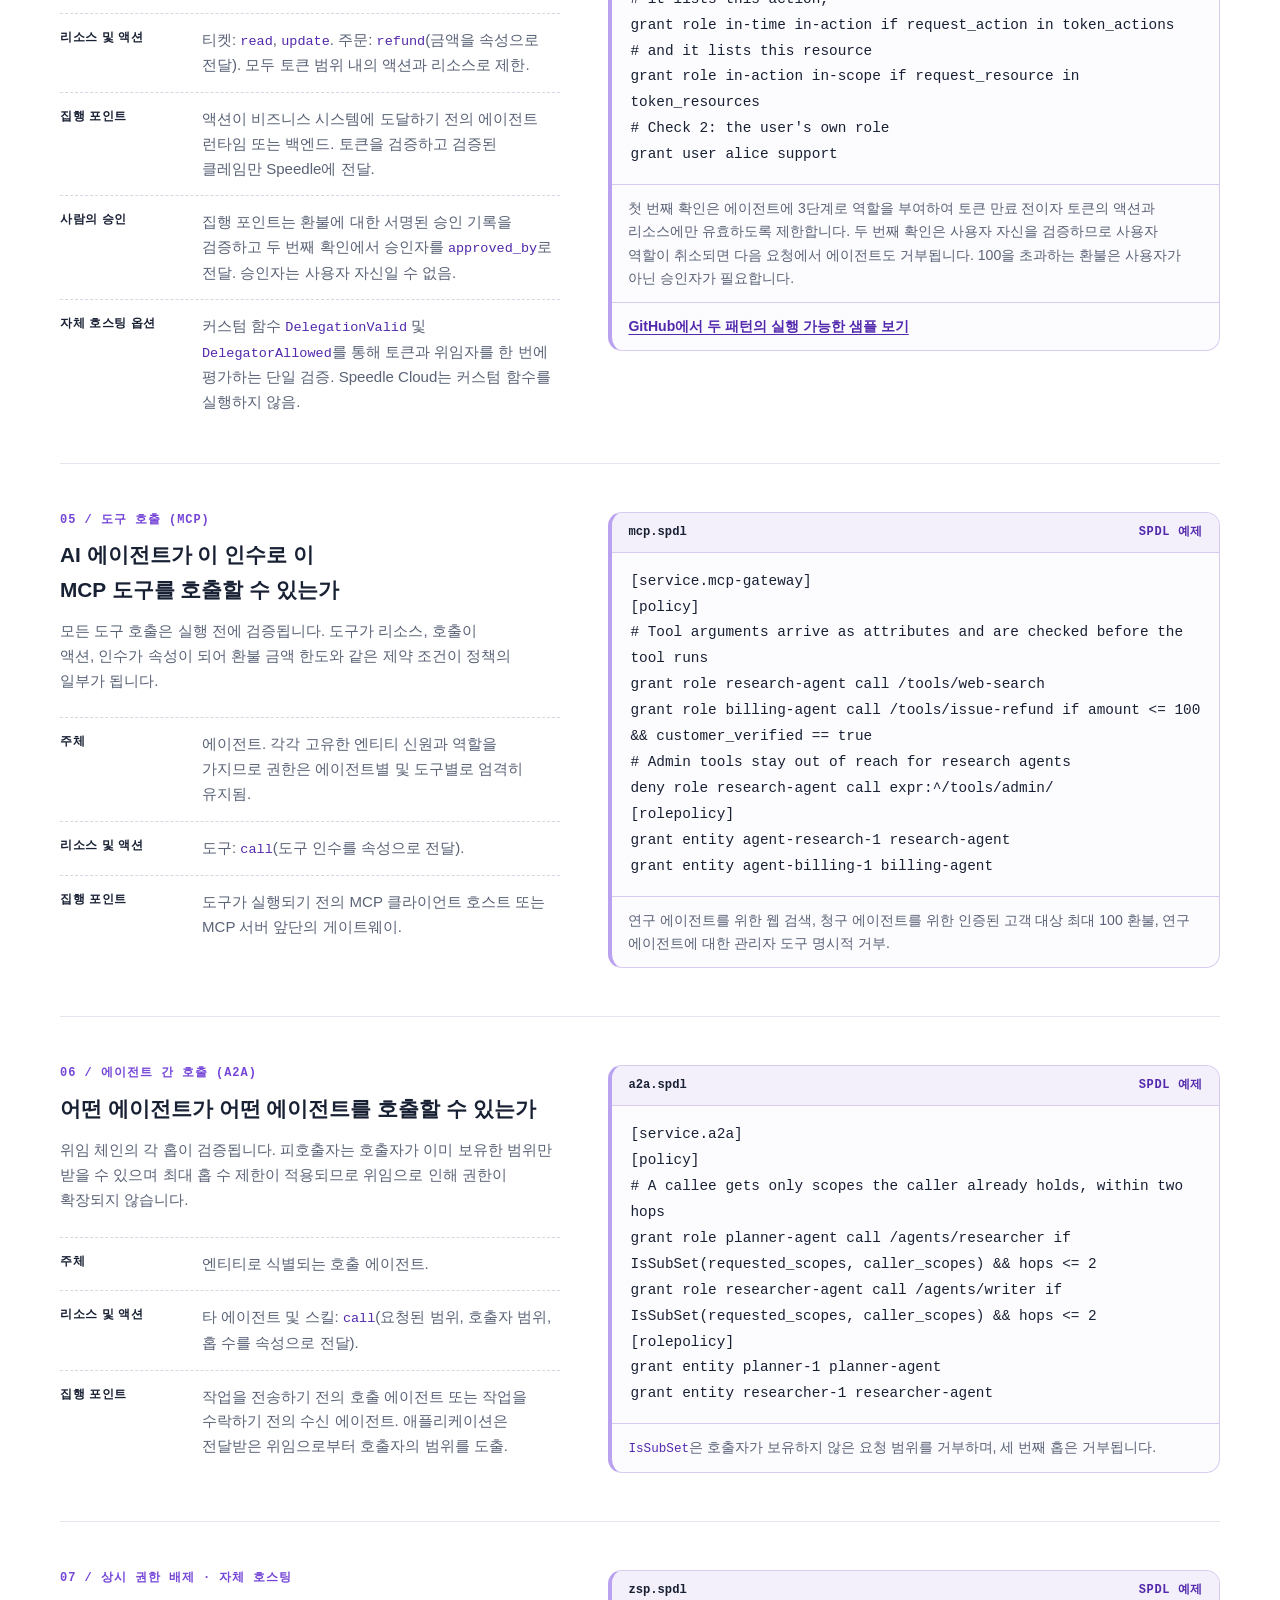
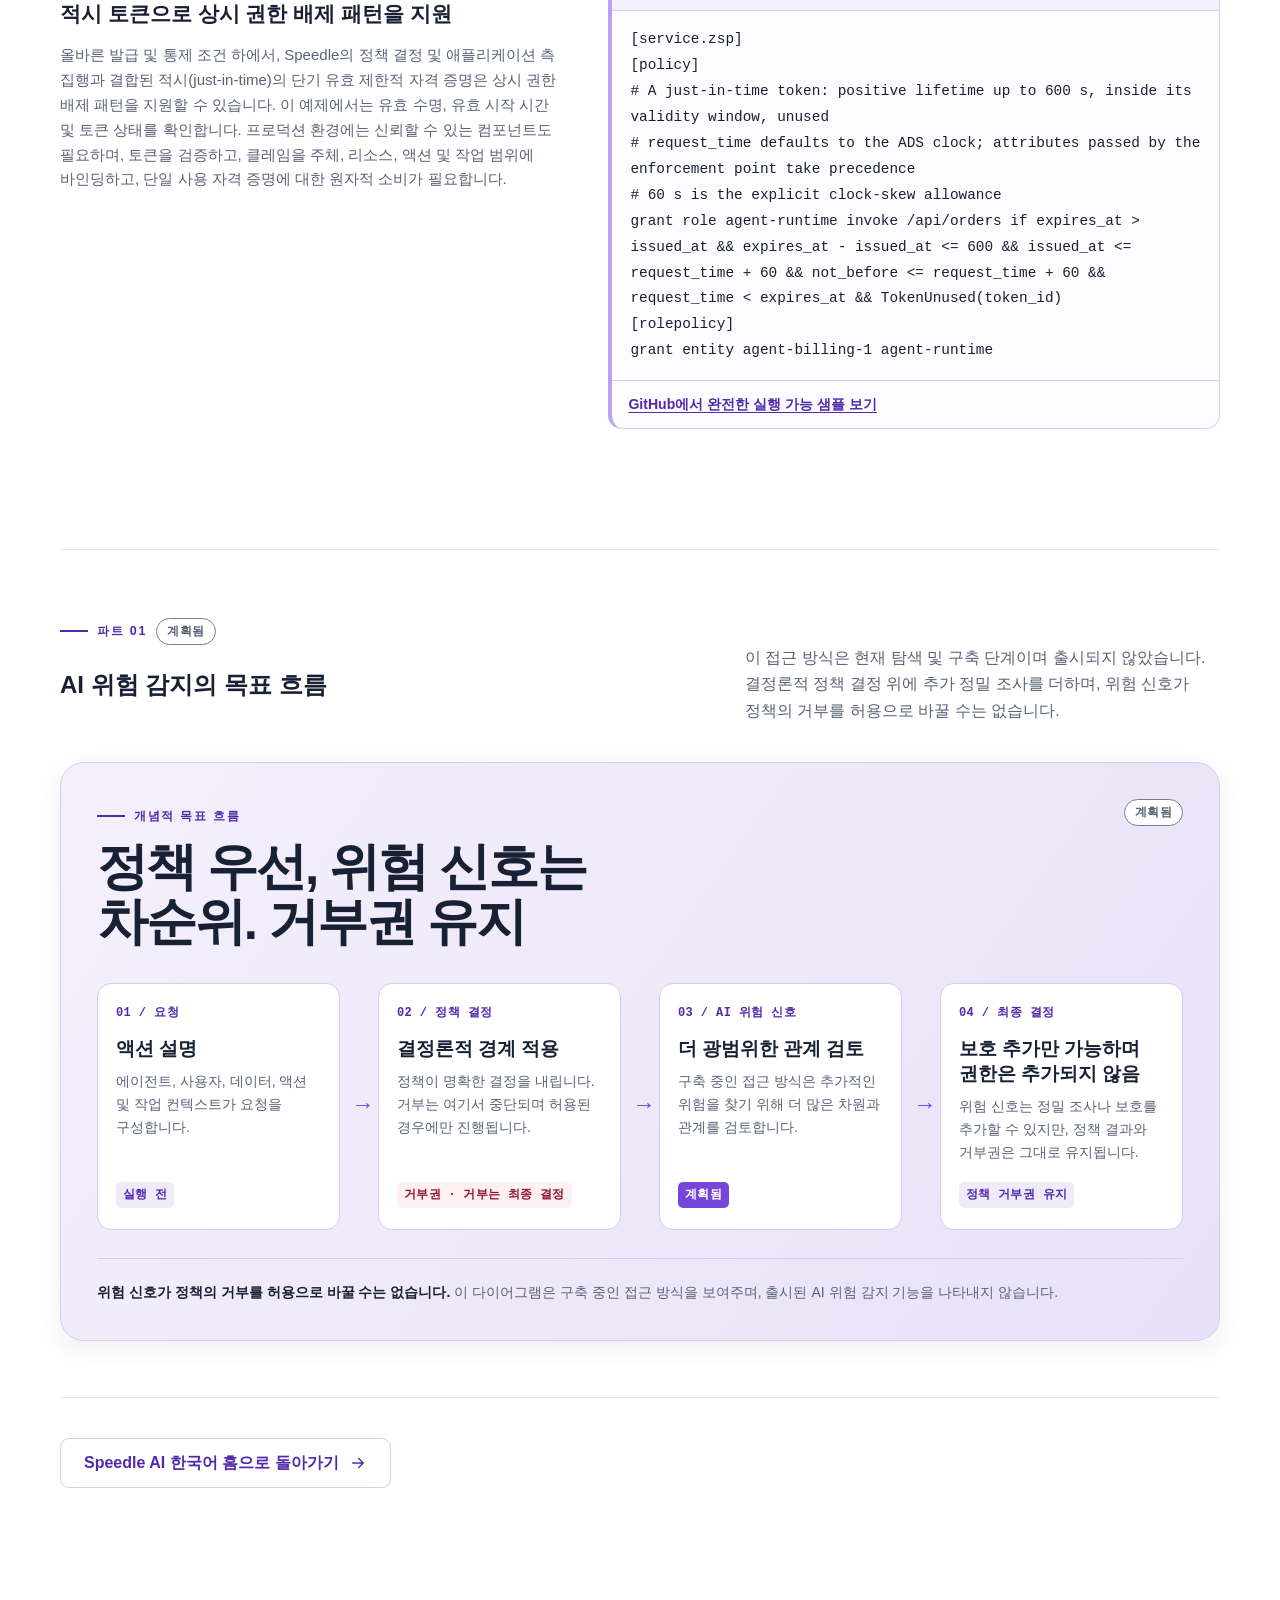
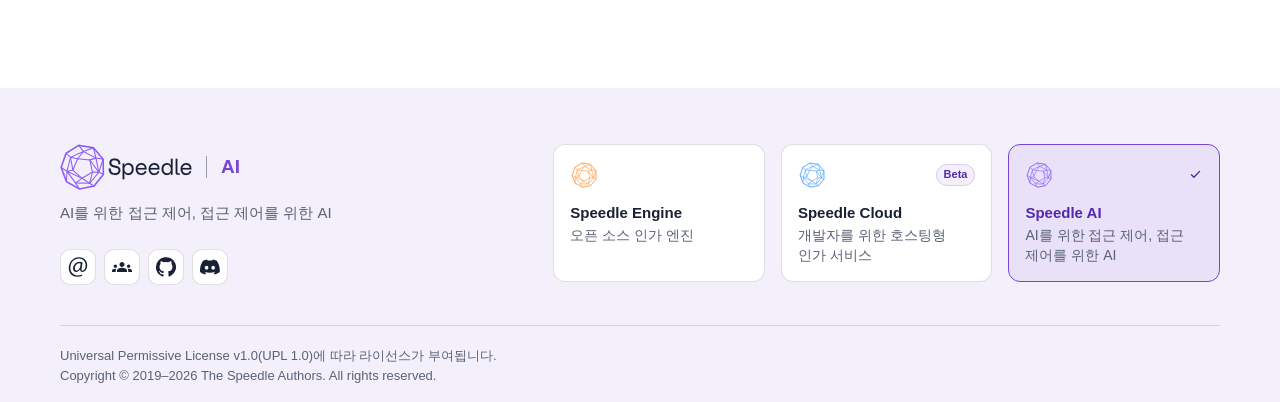
<file: ko/patterns/index.html>
<!doctype html>
<html lang="ko">
<head>
  <meta charset="utf-8">
  <meta name="viewport" content="width=device-width, initial-scale=1">
  <meta name="theme-color" content="#ffffff">
  <meta name="color-scheme" content="light">
  <title>패턴 · Speedle AI</title>
  <meta name="description" content="AI 구축 및 운영을 위한 완전한 SPDL 예제: 데이터 및 훈련, 모델 릴리스, 권한 인식 RAG, 위임 에이전트, MCP 도구 호출, A2A 호출 및 상시 권한 배제(ZSP).">
  <meta name="robots" content="index, follow, max-image-preview:large">
  <link rel="canonical" href="https://ai.speedle.io/ko/patterns/">
  <link rel="alternate" hreflang="en" href="https://ai.speedle.io/patterns/">
  <link rel="alternate" hreflang="zh-CN" href="https://ai.speedle.io/zh/patterns/">
  <link rel="alternate" hreflang="x-default" href="https://ai.speedle.io/patterns/">
  <meta property="og:type" content="website">
  <meta property="og:locale" content="ko_KR">
  <meta property="og:site_name" content="Speedle AI">
  <meta property="og:title" content="패턴 · Speedle AI">
  <meta property="og:description" content="AI 구축 및 운영을 위한 완전한 SPDL 예제: 데이터 및 훈련, 모델 릴리스, 권한 인식 RAG, 위임 에이전트, MCP 도구 호출, A2A 호출 및 상시 권한 배제(ZSP).">
  <meta property="og:url" content="https://ai.speedle.io/ko/patterns/">
  <meta property="og:image" content="https://ai.speedle.io/assets/og-image.png">
  <meta property="og:image:type" content="image/png">
  <meta property="og:image:width" content="1200">
  <meta property="og:image:height" content="630">
  <meta property="og:image:alt" content="Speedle AI: Speedle 구형 마크가 포함된 AI 에이전트 인가 및 접근 제어">
  <meta name="twitter:card" content="summary_large_image">
  <meta name="twitter:title" content="패턴 · Speedle AI">
  <meta name="twitter:description" content="AI 구축 및 운영을 위한 완전한 SPDL 예제: 데이터 및 훈련, 모델 릴리스, 권한 인식 RAG, 위임 에이전트, MCP 도구 호출, A2A 호출 및 상시 권한 배제(ZSP).">
  <meta name="twitter:image" content="https://ai.speedle.io/assets/og-image.png">
  <meta name="twitter:image:alt" content="Speedle AI: Speedle 구형 마크가 포함된 AI 에이전트 인가 및 접근 제어">
  <link rel="icon" href="/favicon.svg" type="image/svg+xml">
  <link rel="icon" href="/favicon.ico" sizes="any">
  <link rel="apple-touch-icon" href="/apple-touch-icon.png">
  <link rel="stylesheet" href="/styles.css">
  <script src="/app.js" defer></script>
  <script type="application/ld+json">
  {
    "@context": "https://schema.org",
    "@type": "Organization",
    "@id": "https://engine.speedle.io/#organization",
    "name": "Speedle",
    "url": "https://engine.speedle.io/ko/",
    "logo": "https://ai.speedle.io/apple-touch-icon.png",
    "sameAs": [
      "https://github.com/teramoby/speedle-plus",
      "https://engine.speedle.io/",
      "https://cloud.speedle.io/",
      "https://ai.speedle.io/"
    ]
  }
  </script>
  <script type="application/ld+json">
  {
    "@context": "https://schema.org",
    "@type": "WebSite",
    "@id": "https://ai.speedle.io/ko/patterns/#website",
    "url": "https://ai.speedle.io/ko/patterns/",
    "name": "Speedle AI",
    "inLanguage": "ko",
    "publisher": {
      "@id": "https://engine.speedle.io/#organization"
    }
  }
  </script>
  <script type="application/ld+json">
  {
    "@context": "https://schema.org",
    "@type": "SoftwareApplication",
    "@id": "https://ai.speedle.io/ko/patterns/#software",
    "name": "Speedle AI",
    "url": "https://ai.speedle.io/ko/patterns/",
    "inLanguage": "ko",
    "description": "Speedle AI는 오픈 소스 Speedle 정책 엔진을 AI 접근 관리에 적용합니다. AI 에이전트 인가, MCP 인가, 권한 인식 RAG, 상시 권한 배제(ZSP) 및 에이전트 간 호출(A2A)을 다룹니다.",
    "applicationCategory": "SecurityApplication",
    "isAccessibleForFree": true,
    "license": "https://opensource.org/license/upl",
    "codeRepository": "https://github.com/teramoby/speedle-plus",
    "publisher": {
      "@id": "https://engine.speedle.io/#organization"
    }
  }
  </script>
</head>
<body>
  <svg class="sprite" aria-hidden="true" focusable="false">
    <symbol id="i-arrow" viewBox="0 0 24 24"><path d="M5 12h14M13 6l6 6-6 6"/></symbol>
    <symbol id="i-external" viewBox="0 0 24 24"><path d="M8 16 16 8M9.5 8H16v6.5"/></symbol>
    <symbol id="i-terminal" viewBox="0 0 24 24"><rect x="3" y="4.5" width="18" height="15" rx="3"/><path d="m7.5 9.5 3 2.5-3 2.5M13 15h3.5"/></symbol>
    <symbol id="i-info" viewBox="0 0 24 24"><circle cx="12" cy="12" r="9"/><path d="M12 11v5.5M12 7.5v.5"/></symbol>
    <symbol id="i-check" viewBox="0 0 24 24"><path d="m5.5 12.5 4 4 9-9.5"/></symbol>
    <symbol id="i-cross" viewBox="0 0 24 24"><path d="m7 7 10 10M17 7 7 17"/></symbol>
    <symbol id="i-shield" viewBox="0 0 24 24"><path d="m12 3 7 3v5c0 4.6-2.8 8.1-7 10-4.2-1.9-7-5.4-7-10V6l7-3Z"/><path d="m8.5 12 2.2 2.2 4.8-5"/></symbol>
    <symbol id="i-signals" viewBox="0 0 24 24"><circle cx="12" cy="12" r="2.5"/><circle cx="5" cy="5" r="1.7"/><circle cx="19" cy="5" r="1.7"/><circle cx="5" cy="19" r="1.7"/><circle cx="19" cy="19" r="1.7"/><path d="m6.3 6.3 3.9 3.9m3.6 0 3.9-3.9m-11.4 11.4 3.9-3.9m3.6 0 3.9 3.9"/></symbol>
    <symbol id="i-speedle-sphere" viewBox="22 22 114 114"><g fill="none" stroke="currentColor" stroke-linejoin="miter" stroke-miterlimit="3" stroke-linecap="butt"><polygon stroke-width="3.6" points="41.83 47.82 30.67 80.15 42.9 112.09 72.8 128.69 106.38 122.19 127.93 95.63 127.36 61.43 104.94 35.6 71.16 30.23"/><g stroke-width="2.4"><polygon points="81.97 43.92 52.19 57.23 44.03 88.8 63.62 114.87 96.22 115.81 117.28 90.9 110.94 58.91"/><polygon points="68.57 60.42 57.6 86.19 78.73 104.59 102.75 90.18 96.47 62.88"/><path d="M41.83 47.82L52.19 57.23L68.57 60.42L81.97 43.92 71.16 30.23 M30.67 80.15L44.03 88.8 42.9 112.09 M52.19 57.23L57.6 86.19 44.03 88.8 78.73 104.59 63.62 114.87 72.8 128.69 M78.73 104.59L96.22 115.81 106.38 122.19 M96.22 115.81L102.75 90.18 117.28 90.9 127.93 95.63 M117.28 90.9L127.36 61.43 110.94 58.91 104.94 35.6 81.97 43.92 M110.94 58.91L96.47 62.88 117.28 90.9"/></g></g></symbol>
  </svg>

  <a class="skip-link" href="#main">본문으로 건너뛰기</a>

  <header class="site-header">
    <div class="wrap nav">
      <a class="brand" href="/ko/" aria-label="Speedle AI 홈">
        <img src="/assets/speedle-mark-ai.svg" width="152" height="52" alt="Speedle">
        <span class="brand-divider" aria-hidden="true"></span>
        <span class="brand-product">AI</span>
      </a>
      <button class="menu" type="button" aria-expanded="false" aria-controls="site-nav" aria-label="내비게이션 열기">☰</button>
      <nav id="site-nav" class="nav-links" aria-label="메인 내비게이션">
        <div class="products">
          <button class="products-toggle" type="button" aria-haspopup="true" aria-expanded="false" aria-controls="products-menu">제품<svg class="products-chevron" viewBox="0 0 24 24" aria-hidden="true"><path d="m6 9 6 6 6-6"/></svg></button>
          <div class="products-panel" id="products-menu" role="menu" aria-label="Speedle 제품">
            <span class="products-heading" aria-hidden="true">제품</span>
            <a class="product-row" href="https://engine.speedle.io/ko/" role="menuitem">
              <svg class="product-sphere product-engine" aria-hidden="true"><use href="#i-speedle-sphere"/></svg>
              <span class="product-copy"><span class="product-name">Speedle Engine</span><span class="product-description">오픈 소스 인가 엔진</span></span>
            </a>
            <a class="product-row" href="https://cloud.speedle.io/ko/" role="menuitem">
              <svg class="product-sphere product-cloud" aria-hidden="true"><use href="#i-speedle-sphere"/></svg>
              <span class="product-copy"><span class="product-name">Speedle Cloud<span class="coming-soon">Beta</span></span><span class="product-description">개발자를 위한 호스팅형 인가 서비스</span></span>
            </a>
            <a class="product-row" href="https://ai.speedle.io/ko/" role="menuitem" aria-current="page">
              <svg class="product-sphere product-ai" aria-hidden="true"><use href="#i-speedle-sphere"/></svg>
              <span class="product-copy"><span class="product-name">Speedle AI</span><span class="product-description">AI를 위한 접근 제어, 접근 제어를 위한 AI</span></span>
              <svg class="product-check icon icon-sm" aria-hidden="true"><use href="#i-check"/></svg>
            </a>
          </div>
        </div>
        <a href="/ko/#ai-for-access">AI로 접근 관리</a>
        <a href="/ko/#access-for-ai">AI가 접근할 수 있는 항목 제어</a>
        <div class="languages">
          <button class="languages-button" type="button" aria-haspopup="true" aria-expanded="false" aria-controls="languages-panel">한국어<svg class="languages-chevron" viewBox="0 0 24 24" aria-hidden="true"><path d="m6 9 6 6 6-6"/></svg></button>
          <span class="languages-heading" aria-hidden="true">언어</span>
          <div class="languages-panel" id="languages-panel" role="group" aria-label="언어">
            <a class="language-row" href="/patterns/" lang="en" hreflang="en">English</a>
            <a class="language-row" href="/ja/patterns/" lang="ja" hreflang="ja">日本語</a>
            <a class="language-row" href="/ko/patterns/" lang="ko" hreflang="ko" aria-current="page">한국어</a>
            <a class="language-row" href="/es/patterns/" lang="es" hreflang="es">Español</a>
            <a class="language-row" href="/zh/patterns/" lang="zh-CN" hreflang="zh-CN">中文</a>
          </div>
        </div>
      </nav>
    </div>
  </header>

  <main id="main">
    <section class="section patterns" aria-labelledby="patterns-title">
      <div class="wrap">
        <header class="page-head">
          <p class="eyebrow">Speedle AI · 패턴</p>
          <h1 id="patterns-title">AI 구축 및 실행을 위한 정책 패턴</h1>
          <p class="page-lead">AI 시스템이 데이터, 모델, 도구 및 다른 에이전트와 상호 작용하는 모든 위치에 Speedle 정책 엔진을 적용합니다. 모델 제공 전의 빌드 단계와 모델이 제공되고 동작하는 실행 단계 모두에 해당합니다. 이는 솔루션 패턴이며 특정 ML 또는 에이전트 플랫폼과의 완성형 연동 기능이 아닙니다.</p>
          <p class="note page-note"><svg class="icon" aria-hidden="true"><use href="#i-info"/></svg>아래의 각 SPDL 예제는 Speedle 파일 저장소를 사용하여 파싱되고 허용 및 거부 케이스에 대해 평가되었습니다. 이름, 경로 및 속성은 예시용입니다. 결정을 요청할 때 애플리케이션 측에서 속성을 전달해야 합니다. 정책 집행 포인트는 조건이 참조하는 모든 속성을 전달해야 합니다.</p>
        </header>

        <section id="build" class="phase" aria-labelledby="build-title">
          <div class="phase-head phase-build">
            <p class="phase-tag">구축</p>
            <h2 id="build-title">모델 서비스 전: 데이터, 훈련 및 릴리스</h2>
          </div>
          <article id="lc-data" class="area" aria-labelledby="lc-data-title">
            <div class="area-copy">
              <p class="area-step">01 / 데이터 및 훈련</p>
              <h3 id="lc-data-title">어떤 파이프라인이 어떤 데이터로 훈련할 수 있는가</h3>
              <p class="area-lead">훈련 작업은 데이터셋을 읽고, 컴퓨팅을 사용하며, 체크포인트를 저장합니다. 애플리케이션은 각 데이터셋 읽기, 작업 시작 및 체크포인트 내보내기 전에 민감도, 테넌트, 동의 및 리전을 속성으로 전달하여 확인합니다.</p>
              <dl class="area-facts">
                <div><dt>주체</dt><dd>엔티티로서의 훈련 파이프라인, ML 엔지니어 및 팀.</dd></div>
                <div><dt>리소스 및 액션</dt><dd>데이터셋: <code>read</code>. 훈련 작업: <code>start</code>. 체크포인트: <code>export</code>.</dd></div>
                <div><dt>집행 포인트</dt><dd>데이터셋을 열기 전의 데이터 로더, 컴퓨팅을 할당하기 전의 작업 스케줄러 및 내보내기 전의 아티팩트 저장소.</dd></div>
              </dl>
            </div>
            <figure class="spdl-card">
              <figcaption><span>training.spdl</span><span>SPDL 예제</span></figcaption>
              <pre tabindex="0" data-spdl="training" aria-label="SPDL 예제: 데이터 및 훈련"><code>[service.ml-training]
[policy]
# Pipelines read only consented data from their own region
grant role training-pipeline read expr:^/datasets/ if consent == true &amp;&amp; data_region == job_region
# Restricted datasets never enter training
deny role training-pipeline read expr:^/datasets/restricted/
grant role ml-engineer start /jobs/training if gpu_hours &lt;= 64
grant role ml-engineer export expr:^/checkpoints/
[rolepolicy]
grant entity pipeline-churn training-pipeline
grant group ml-team ml-engineer</code></pre>
              <p class="spdl-caption">데이터셋별 동의 및 리전 확인, 제한된 데이터에 대한 직접 거부, 작업 시작 시 GPU 시간 제한 적용.</p>
            </figure>
          </article>
          <article id="lc-release" class="area" aria-labelledby="lc-release-title">
            <div class="area-copy">
              <p class="area-step">02 / 모델 릴리스</p>
              <h3 id="lc-release-title">누가 모델을 릴리스할 수 있는가</h3>
              <p class="area-lead">모델 등록, 승인, 프로모션 및 롤백은 각기 다른 담당자가 수행하는 독립된 액션입니다. 직무 분리를 통해 모델을 훈련한 사람이 해당 모델을 승인하지 못하도록 방지합니다.</p>
              <dl class="area-facts">
                <div><dt>주체</dt><dd>ML 엔지니어, 릴리스 관리자 및 릴리스 파이프라인의 서비스 신원.</dd></div>
                <div><dt>리소스 및 액션</dt><dd>모델 및 엔드포인트: <code>register</code>, <code>approve</code>, <code>promote</code>, <code>rollback</code>.</dd></div>
                <div><dt>집행 포인트</dt><dd>모델 레지스트리 및 릴리스 파이프라인. 모델 또는 엔드포인트 상태 변경 전.</dd></div>
              </dl>
            </div>
            <figure class="spdl-card">
              <figcaption><span>release.spdl</span><span>SPDL 예제</span></figcaption>
              <pre tabindex="0" data-spdl="release" aria-label="SPDL 예제: 모델 배포"><code>[service.model-registry]
[policy]
grant role ml-engineer register expr:^/models/
grant role release-manager approve, promote, rollback expr:^/models/
# Separation of duties: nobody approves a model they trained
deny role release-manager approve expr:^/models/ if trained_by == request_user
[rolepolicy]
grant group ml-team ml-engineer
grant user dana release-manager</code></pre>
              <p class="spdl-caption">엔지니어는 등록할 수 있지만 프로모션할 수 없으며, 릴리스 관리자는 <code>trained_by</code>가 요청 사용자인 모델을 승인할 수 없습니다.</p>
            </figure>
          </article>
        </section>

        <section id="run" class="phase" aria-labelledby="run-title">
          <div class="phase-head phase-run">
            <p class="phase-tag">실행</p>
            <h2 id="run-title">AI 서비스 및 동작 중: 검색, 에이전트, 도구 및 타 에이전트</h2>
          </div>
          <article id="lc-rag" class="area area-feature" aria-labelledby="lc-rag-title">
            <div class="area-copy">
              <p class="area-step">03 / 추론 및 RAG</p>
              <h3 id="lc-rag-title">사용자가 읽을 수 있는 콘텐츠만 프롬프트에 포함</h3>
              <p class="area-lead">사용자, 앱 및 테넌트가 모델을 호출합니다. 권한 인식 RAG의 경우, 검색기(retriever)는 각 문서나 컬렉션의 내용이 프롬프트에 들어가기 전에 Speedle에 확인하여, 요청 주체가 읽을 수 있는 권한이 있는 콘텐츠만 모델에 전달되도록 합니다.</p>
              <ol class="rag-flow" aria-label="권한 인식 검색 흐름">
                <li><span>1</span>검색기가 후보 문서를 찾습니다.</li>
                <li><span>2</span>사용자의 테넌트 및 인가 등급과 함께 Speedle에 문서 또는 컬렉션별로 확인합니다.</li>
                <li><span>3</span>허용된 콘텐츠만 프롬프트에 전달됩니다.</li>
              </ol>
              <dl class="area-facts">
                <div><dt>주체</dt><dd>요청을 보낸 사용자와 해당 그룹. 엔티티로서의 클라이언트 애플리케이션 및 테넌트.</dd></div>
                <div><dt>리소스 및 액션</dt><dd>컬렉션 및 문서: <code>retrieve</code>. 모델: <code>invoke</code>.</dd></div>
                <div><dt>집행 포인트</dt><dd>문서가 프롬프트에 들어가기 전의 검색기, 요청을 라우팅하기 전의 API 게이트웨이 또는 추론 서비스.</dd></div>
              </dl>
            </div>
            <figure class="spdl-card">
              <figcaption><span>rag.spdl</span><span>SPDL 예제</span></figcaption>
              <pre tabindex="0" data-spdl="rag" aria-label="SPDL 예제: 추론 및 RAG"><code>[service.rag]
[policy]
# The retriever asks per document, before its content enters the prompt
grant role tenant-user retrieve expr:^/collections/ if doc_tenant == user_tenant &amp;&amp; doc_label in user_clearances
# Documents on legal hold never reach a prompt
deny role tenant-user retrieve expr:^/collections/legal-hold/
# Apps call only the model tiers in their tenant's plan
grant role tenant-app invoke expr:^/models/ if model_tier in plan_tiers
[rolepolicy]
grant group acme-staff tenant-user
grant entity acme-helpdesk tenant-app</code></pre>
              <p class="spdl-caption">문서는 사용자의 테넌트 내부이고 사용자가 인가된 레이블인 경우에만 검색됩니다. 법적 보존 문서는 거부되며, 앱은 요금제에 포함된 모델 등급만 호출할 수 있습니다.</p>
            </figure>
          </article>
          <article id="lc-agents" class="area" aria-labelledby="lc-agents-title">
            <div class="area-copy">
              <p class="area-step">04 / 사용자를 대리하는 에이전트</p>
              <h3 id="lc-agents-title">AI 에이전트는 사용자를 대신하여 무엇을 할 수 있는가</h3>
              <p class="area-lead">에이전트는 고유한 신원을 가지며, 사용자의 위임은 요청의 단순 주장이 아닌 서명된 위임 토큰으로 입증됩니다. 집행 포인트는 토큰을 검증한 후 Speedle에 두 번 확인하고 둘 다 통과할 때만 허용합니다: 토큰 범위 내의 에이전트, 그리고 현재 시점의 위임 사용자 권한. 토큰 발급 후 사용자가 권한을 잃으면 에이전트는 다음 요청에서 즉시 권한을 잃습니다. 100을 초과하는 환불은 사용자가 아닌 제3자의 서명된 승인 기록도 필요합니다.</p>
              <ol class="rag-flow" aria-label="위임 에이전트 검증 흐름">
                <li><span>1</span>토큰 검증: 서명, 발급자, 만료 시간 및 이 에이전트에게 발급되었는지 확인.</li>
                <li><span>2</span>에이전트 범위: 에이전트를 주체로, 토큰 범위를 속성으로 Speedle에 확인.</li>
                <li><span>3</span>현재 위임자: 토큰의 sub 클레임에 명시된 위임 사용자를 주체로 Speedle에 확인.</li>
              </ol>
              <dl class="area-facts">
                <div><dt>주체</dt><dd>범위 확인을 위한 엔티티로서의 에이전트. 두 번째 확인을 위해 검증된 토큰에서 가져온 위임 사용자.</dd></div>
                <div><dt>리소스 및 액션</dt><dd>티켓: <code>read</code>, <code>update</code>. 주문: <code>refund</code>(금액을 속성으로 전달). 모두 토큰 범위 내의 액션과 리소스로 제한.</dd></div>
                <div><dt>집행 포인트</dt><dd>액션이 비즈니스 시스템에 도달하기 전의 에이전트 런타임 또는 백엔드. 토큰을 검증하고 검증된 클레임만 Speedle에 전달.</dd></div>
                <div><dt>사람의 승인</dt><dd>집행 포인트는 환불에 대한 서명된 승인 기록을 검증하고 두 번째 확인에서 승인자를 <code>approved_by</code>로 전달. 승인자는 사용자 자신일 수 없음.</dd></div>
                <div><dt>자체 호스팅 옵션</dt><dd>커스텀 함수 <code>DelegationValid</code> 및 <code>DelegatorAllowed</code>를 통해 토큰과 위임자를 한 번에 평가하는 단일 검증. Speedle Cloud는 커스텀 함수를 실행하지 않음.</dd></div>
              </dl>
            </div>
            <figure class="spdl-card">
              <figcaption><span>agents.spdl</span><span>SPDL 예제</span></figcaption>
              <pre tabindex="0" data-spdl="agents" aria-label="SPDL 예제: 사용자를 대신하는 에이전트"><code>[service.crm]
[policy]
# Check 1: the agent, only while its verified token covers the request
grant role in-scope read, update expr:^/tickets/
grant role in-scope refund expr:^/orders/
# Check 2: the delegating user (the token's sub), with their roles now
grant role support read, update expr:^/tickets/
grant role support refund expr:^/orders/ if amount &lt;= 100
# Larger refunds: a verified approval by someone other than the user
grant role support refund expr:^/orders/ if approved_by != request_user
[rolepolicy]
# Check 1 in three steps, each role needing the one before:
# the token has not expired,
grant entity triage-agent in-time if request_time &lt; token_expires
# it lists this action,
grant role in-time in-action if request_action in token_actions
# and it lists this resource
grant role in-action in-scope if request_resource in token_resources
# Check 2: the user's own role
grant user alice support</code></pre>
              <p class="spdl-caption">첫 번째 확인은 에이전트에 3단계로 역할을 부여하여 토큰 만료 전이자 토큰의 액션과 리소스에만 유효하도록 제한합니다. 두 번째 확인은 사용자 자신을 검증하므로 사용자 역할이 취소되면 다음 요청에서 에이전트도 거부됩니다. 100을 초과하는 환불은 사용자가 아닌 승인자가 필요합니다.</p>
              <p class="spdl-caption zsp-sample"><a href="https://github.com/teramoby/ai.speedle.io/tree/main/samples/delegation">GitHub에서 두 패턴의 실행 가능한 샘플 보기</a></p>
            </figure>
          </article>
          <article id="lc-mcp" class="area" aria-labelledby="lc-mcp-title">
            <div class="area-copy">
              <p class="area-step">05 / 도구 호출 (MCP)</p>
              <h3 id="lc-mcp-title">AI 에이전트가 이 인수로 이 MCP 도구를 호출할 수 있는가</h3>
              <p class="area-lead">모든 도구 호출은 실행 전에 검증됩니다. 도구가 리소스, 호출이 액션, 인수가 속성이 되어 환불 금액 한도와 같은 제약 조건이 정책의 일부가 됩니다.</p>
              <dl class="area-facts">
                <div><dt>주체</dt><dd>에이전트. 각각 고유한 엔티티 신원과 역할을 가지므로 권한은 에이전트별 및 도구별로 엄격히 유지됨.</dd></div>
                <div><dt>리소스 및 액션</dt><dd>도구: <code>call</code>(도구 인수를 속성으로 전달).</dd></div>
                <div><dt>집행 포인트</dt><dd>도구가 실행되기 전의 MCP 클라이언트 호스트 또는 MCP 서버 앞단의 게이트웨이.</dd></div>
              </dl>
            </div>
            <figure class="spdl-card">
              <figcaption><span>mcp.spdl</span><span>SPDL 예제</span></figcaption>
              <pre tabindex="0" data-spdl="mcp" aria-label="SPDL 예제: MCP를 통한 도구 호출"><code>[service.mcp-gateway]
[policy]
# Tool arguments arrive as attributes and are checked before the tool runs
grant role research-agent call /tools/web-search
grant role billing-agent call /tools/issue-refund if amount &lt;= 100 &amp;&amp; customer_verified == true
# Admin tools stay out of reach for research agents
deny role research-agent call expr:^/tools/admin/
[rolepolicy]
grant entity agent-research-1 research-agent
grant entity agent-billing-1 billing-agent</code></pre>
              <p class="spdl-caption">연구 에이전트를 위한 웹 검색, 청구 에이전트를 위한 인증된 고객 대상 최대 100 환불, 연구 에이전트에 대한 관리자 도구 명시적 거부.</p>
            </figure>
          </article>
          <article id="lc-a2a" class="area" aria-labelledby="lc-a2a-title">
            <div class="area-copy">
              <p class="area-step">06 / 에이전트 간 호출 (A2A)</p>
              <h3 id="lc-a2a-title">어떤 에이전트가 어떤 에이전트를 호출할 수 있는가</h3>
              <p class="area-lead">위임 체인의 각 홉이 검증됩니다. 피호출자는 호출자가 이미 보유한 범위만 받을 수 있으며 최대 홉 수 제한이 적용되므로 위임으로 인해 권한이 확장되지 않습니다.</p>
              <dl class="area-facts">
                <div><dt>주체</dt><dd>엔티티로 식별되는 호출 에이전트.</dd></div>
                <div><dt>리소스 및 액션</dt><dd>타 에이전트 및 스킬: <code>call</code>(요청된 범위, 호출자 범위, 홉 수를 속성으로 전달).</dd></div>
                <div><dt>집행 포인트</dt><dd>작업을 전송하기 전의 호출 에이전트 또는 작업을 수락하기 전의 수신 에이전트. 애플리케이션은 전달받은 위임으로부터 호출자의 범위를 도출.</dd></div>
              </dl>
            </div>
            <figure class="spdl-card">
              <figcaption><span>a2a.spdl</span><span>SPDL 예제</span></figcaption>
              <pre tabindex="0" data-spdl="a2a" aria-label="SPDL 예제: 에이전트 간 호출(A2A)"><code>[service.a2a]
[policy]
# A callee gets only scopes the caller already holds, within two hops
grant role planner-agent call /agents/researcher if IsSubSet(requested_scopes, caller_scopes) &amp;&amp; hops &lt;= 2
grant role researcher-agent call /agents/writer if IsSubSet(requested_scopes, caller_scopes) &amp;&amp; hops &lt;= 2
[rolepolicy]
grant entity planner-1 planner-agent
grant entity researcher-1 researcher-agent</code></pre>
              <p class="spdl-caption"><code>IsSubSet</code>은 호출자가 보유하지 않은 요청 범위를 거부하며, 세 번째 홉은 거부됩니다.</p>
            </figure>
          </article>
          <article id="zsp" class="area" aria-labelledby="lc-zsp-title">
            <div class="area-copy">
              <p class="area-step">07 / 상시 권한 배제 · 자체 호스팅</p>
              <h3 id="lc-zsp-title">적시 토큰으로 상시 권한 배제 패턴을 지원</h3>
              <p class="area-lead">올바른 발급 및 통제 조건 하에서, Speedle의 정책 결정 및 애플리케이션 측 집행과 결합된 적시(just-in-time)의 단기 유효 제한적 자격 증명은 상시 권한 배제 패턴을 지원할 수 있습니다. 이 예제에서는 유효 수명, 유효 시작 시간 및 토큰 상태를 확인합니다. 프로덕션 환경에는 신뢰할 수 있는 컴포넌트도 필요하며, 토큰을 검증하고, 클레임을 주체, 리소스, 액션 및 작업 범위에 바인딩하고, 단일 사용 자격 증명에 대한 원자적 소비가 필요합니다.</p>
            </div>
            <figure class="spdl-card">
              <figcaption><span>zsp.spdl</span><span>SPDL 예제</span></figcaption>
              <pre tabindex="0" data-spdl="zsp" aria-label="SPDL 예제: 상시 권한 배제(ZSP)"><code>[service.zsp]
[policy]
# A just-in-time token: positive lifetime up to 600 s, inside its validity window, unused
# request_time defaults to the ADS clock; attributes passed by the enforcement point take precedence
# 60 s is the explicit clock-skew allowance
grant role agent-runtime invoke /api/orders if expires_at &gt; issued_at &amp;&amp; expires_at - issued_at &lt;= 600 &amp;&amp; issued_at &lt;= request_time + 60 &amp;&amp; not_before &lt;= request_time + 60 &amp;&amp; request_time &lt; expires_at &amp;&amp; TokenUnused(token_id)
[rolepolicy]
grant entity agent-billing-1 agent-runtime</code></pre>
              <p class="spdl-caption zsp-sample"><a href="https://github.com/teramoby/ai.speedle.io/tree/main/samples/zsp">GitHub에서 완전한 실행 가능 샘플 보기</a></p>
            </figure>
          </article>
        </section>

        <section id="risk-detection" class="subsection patterns-risk" aria-labelledby="patterns-risk-title">
          <div class="section-head">
            <div><p class="eyebrow">파트 01<span class="status-badge status-planned">계획됨</span></p><h2 id="patterns-risk-title">AI 위험 감지의 목표 흐름</h2></div>
            <p>이 접근 방식은 현재 탐색 및 구축 단계이며 출시되지 않았습니다. 결정론적 정책 결정 위에 추가 정밀 조사를 더하며, 위험 신호가 정책의 거부를 허용으로 바꿀 수는 없습니다.</p>
          </div>
          <section class="decision-architecture" aria-labelledby="decision-flow-title">
            <div class="architecture-head">
              <div><p class="eyebrow">개념적 목표 흐름</p><h3 id="decision-flow-title">정책 우선, 위험 신호는 차순위. 거부권 유지</h3></div>
              <span class="status-badge status-planned">계획됨</span>
            </div>
            <ol class="decision-flow">
              <li class="flow-node"><span class="flow-step">01 / 요청</span><h4>액션 설명</h4><p>에이전트, 사용자, 데이터, 액션 및 작업 컨텍스트가 요청을 구성합니다.</p><span class="flow-tag">실행 전</span></li>
              <li class="flow-node"><span class="flow-step">02 / 정책 결정</span><h4>결정론적 경계 적용</h4><p>정책이 명확한 결정을 내립니다. 거부는 여기서 중단되며 허용된 경우에만 진행됩니다.</p><span class="flow-tag flow-tag-deny">거부권 · 거부는 최종 결정</span></li>
              <li class="flow-node"><span class="flow-step">03 / AI 위험 신호</span><h4>더 광범위한 관계 검토</h4><p>구축 중인 접근 방식은 추가적인 위험을 찾기 위해 더 많은 차원과 관계를 검토합니다.</p><span class="flow-tag flow-tag-planned">계획됨</span></li>
              <li class="flow-node"><span class="flow-step">04 / 최종 결정</span><h4>보호 추가만 가능하며 권한은 추가되지 않음</h4><p>위험 신호는 정밀 조사나 보호를 추가할 수 있지만, 정책 결과와 거부권은 그대로 유지됩니다.</p><span class="flow-tag">정책 거부권 유지</span></li>
            </ol>
            <p class="flow-note"><strong>위험 신호가 정책의 거부를 허용으로 바꿀 수는 없습니다.</strong> 이 다이어그램은 구축 중인 접근 방식을 보여주며, 출시된 AI 위험 감지 기능을 나타내지 않습니다.</p>
          </section>
        </section>

        <p class="patterns-back"><a class="button button-secondary" href="/ko/">Speedle AI 한국어 홈으로 돌아가기<svg class="icon" aria-hidden="true"><use href="#i-arrow"/></svg></a></p>
      </div>
    </section>
  </main>

  <footer class="site-footer">
    <div class="wrap footer-main">
      <div class="footer-brand">
        <a class="footer-lockup" href="/ko/" aria-label="Speedle AI 홈">
          <img src="/assets/speedle-mark-ai.svg" width="132" height="45" alt="Speedle">
          <span class="footer-divider" aria-hidden="true"></span>
          <span class="footer-product">AI</span>
        </a>
        <p class="footer-tagline">AI를 위한 접근 제어, 접근 제어를 위한 AI</p>
        <nav class="social" aria-label="커뮤니티 링크">
          <a href="mailto:contact@speedle.io" aria-label="Email contact@speedle.io" title="contact@speedle.io"><img src="/assets/social-email.svg" alt=""></a>
          <a href="https://groups.google.com/forum/#!forum/speedle-users" aria-label="Google Groups" title="Google Groups — speedle-users"><img src="/assets/social-google-groups.svg" alt=""></a>
          <a href="https://github.com/teramoby/speedle-plus" aria-label="GitHub"><img src="/assets/social-github.svg" alt=""></a>
          <a href="https://discord.gg/uaY2xVsbbT" aria-label="Discord"><img src="/assets/social-discord.svg" alt=""></a>
        </nav>
      </div>
      <nav class="footer-family" aria-label="Speedle 제품">
        <ul>
          <li><a class="footer-card" href="https://engine.speedle.io/ko/"><svg class="product-sphere product-engine" aria-hidden="true"><use href="#i-speedle-sphere"/></svg><span class="footer-card-name">Speedle Engine</span><span class="footer-card-description">오픈 소스 인가 엔진</span></a></li>
          <li><a class="footer-card" href="https://cloud.speedle.io/ko/"><svg class="product-sphere product-cloud" aria-hidden="true"><use href="#i-speedle-sphere"/></svg><span class="footer-card-name">Speedle Cloud<span class="coming-soon">Beta</span></span><span class="footer-card-description">개발자를 위한 호스팅형 인가 서비스</span></a></li>
          <li><a class="footer-card" href="https://ai.speedle.io/ko/" aria-current="page"><svg class="product-sphere product-ai" aria-hidden="true"><use href="#i-speedle-sphere"/></svg><span class="footer-card-name">Speedle AI</span><span class="footer-card-description">AI를 위한 접근 제어, 접근 제어를 위한 AI</span><svg class="footer-card-check icon icon-sm" aria-hidden="true"><use href="#i-check"/></svg></a></li>
        </ul>
      </nav>
    </div>
    <div class="wrap footer-bar">
      <p class="footer-legal"><span>Universal Permissive License v1.0(UPL 1.0)에 따라 라이선스가 부여됩니다.</span><span>Copyright © 2019–2026 The Speedle Authors. All rights reserved.</span></p>
    </div>
  </footer>
  <script defer src="https://static.cloudflareinsights.com/beacon.min.js" data-cf-beacon='{"token": "3b49dd9a82634bba833340481ce6ccbe"}'></script>
</body>
</html>
</file>
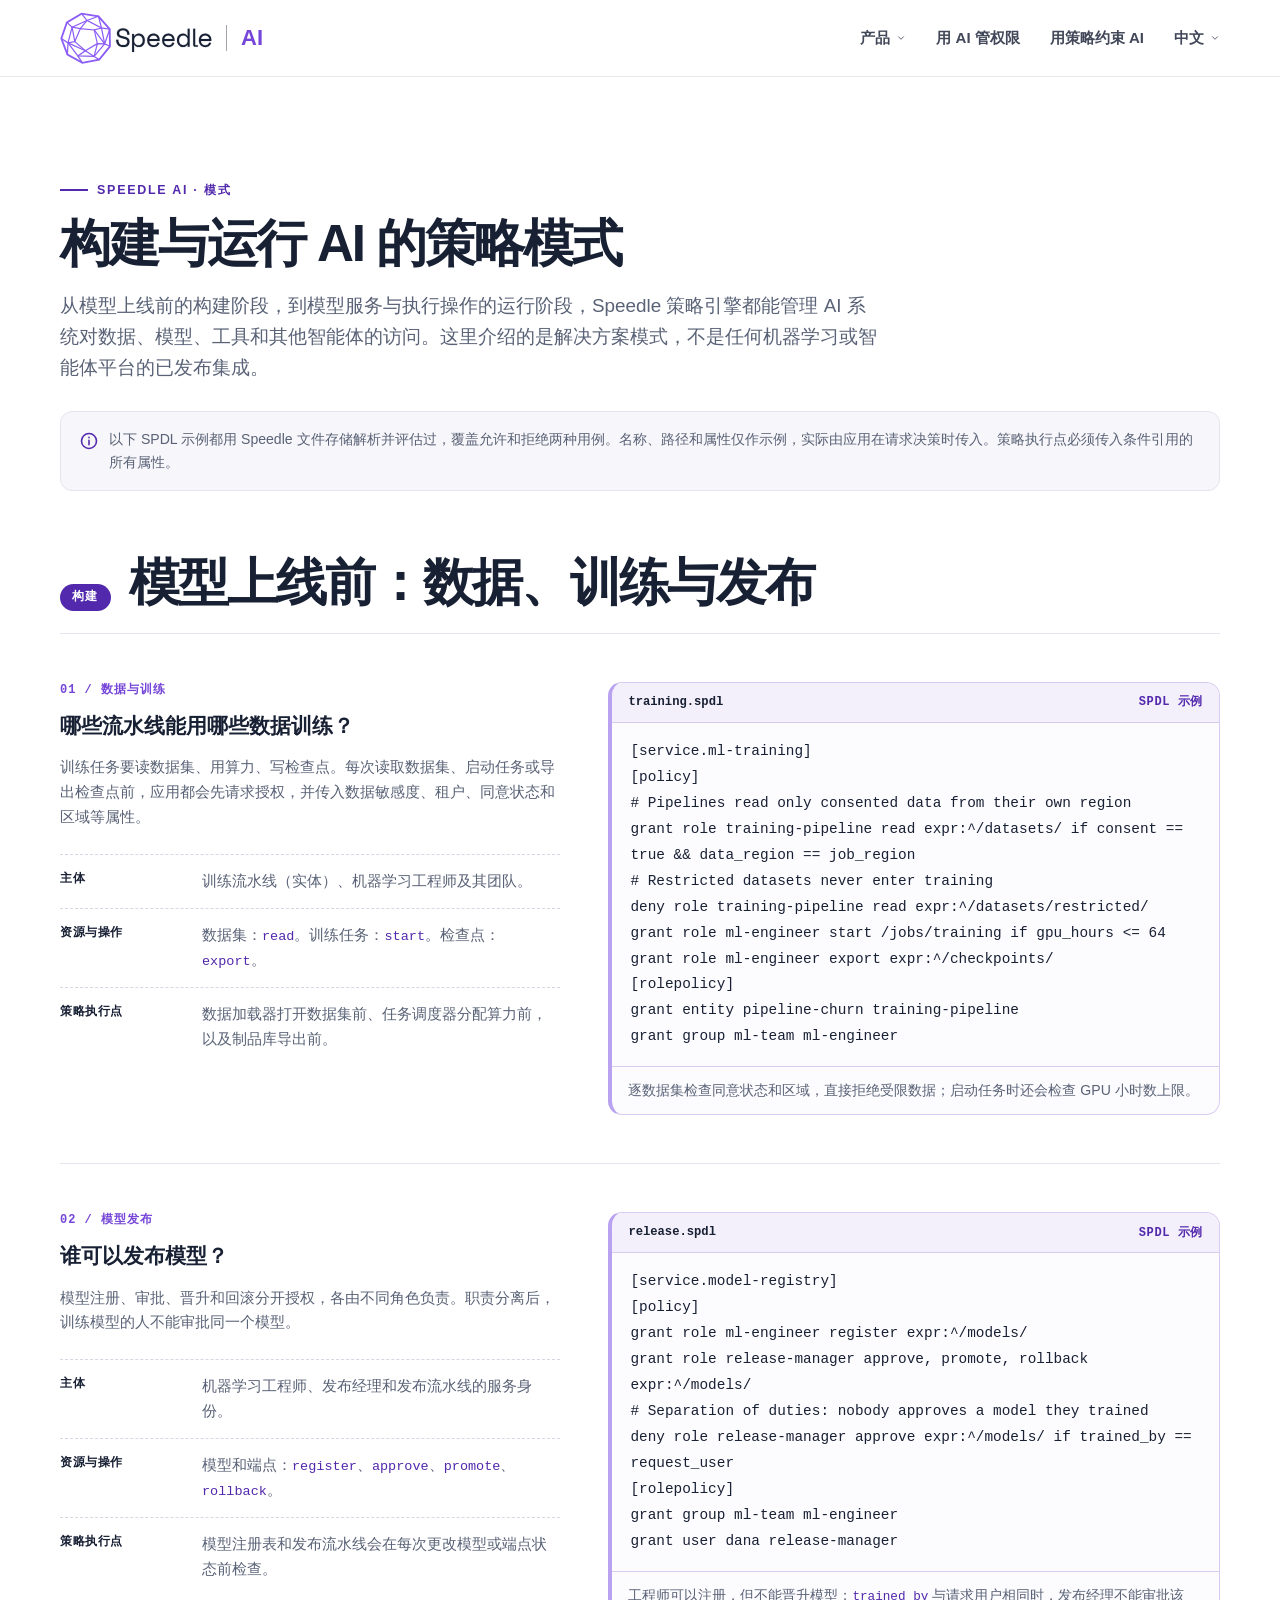
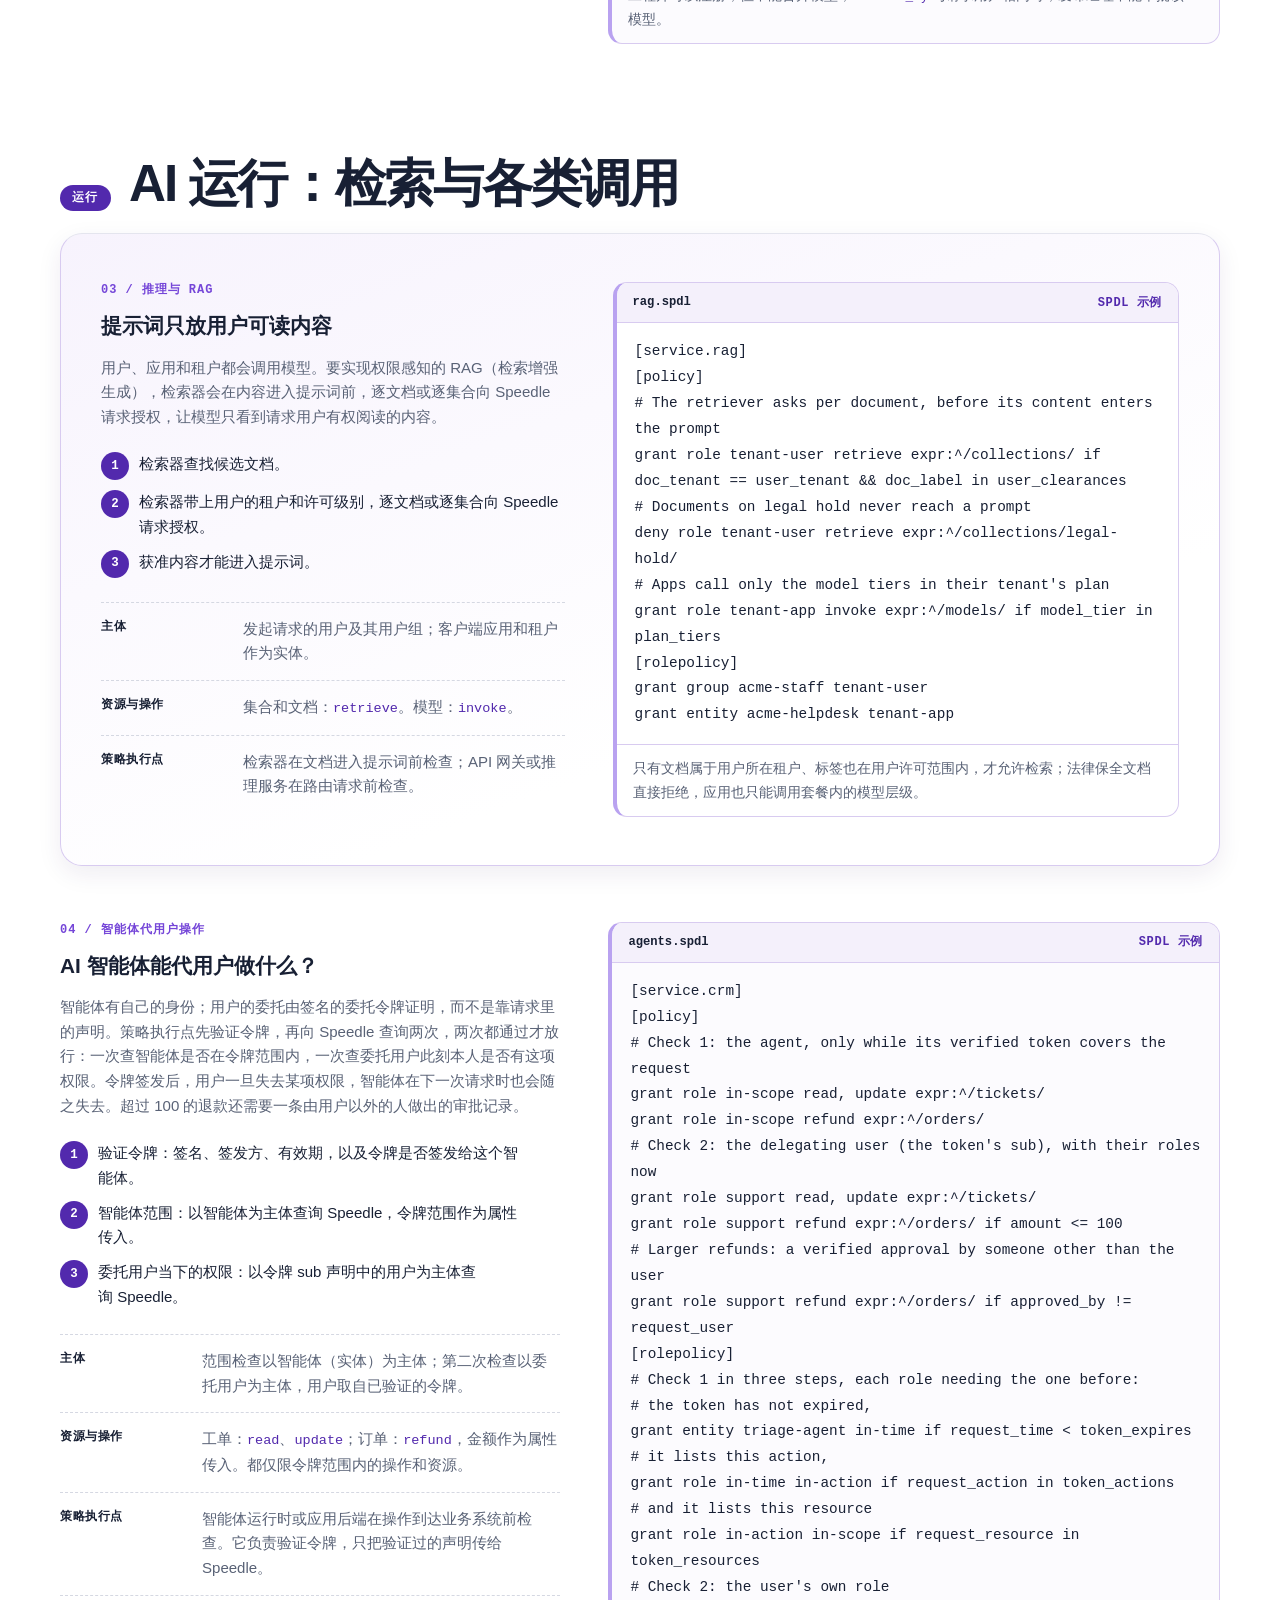
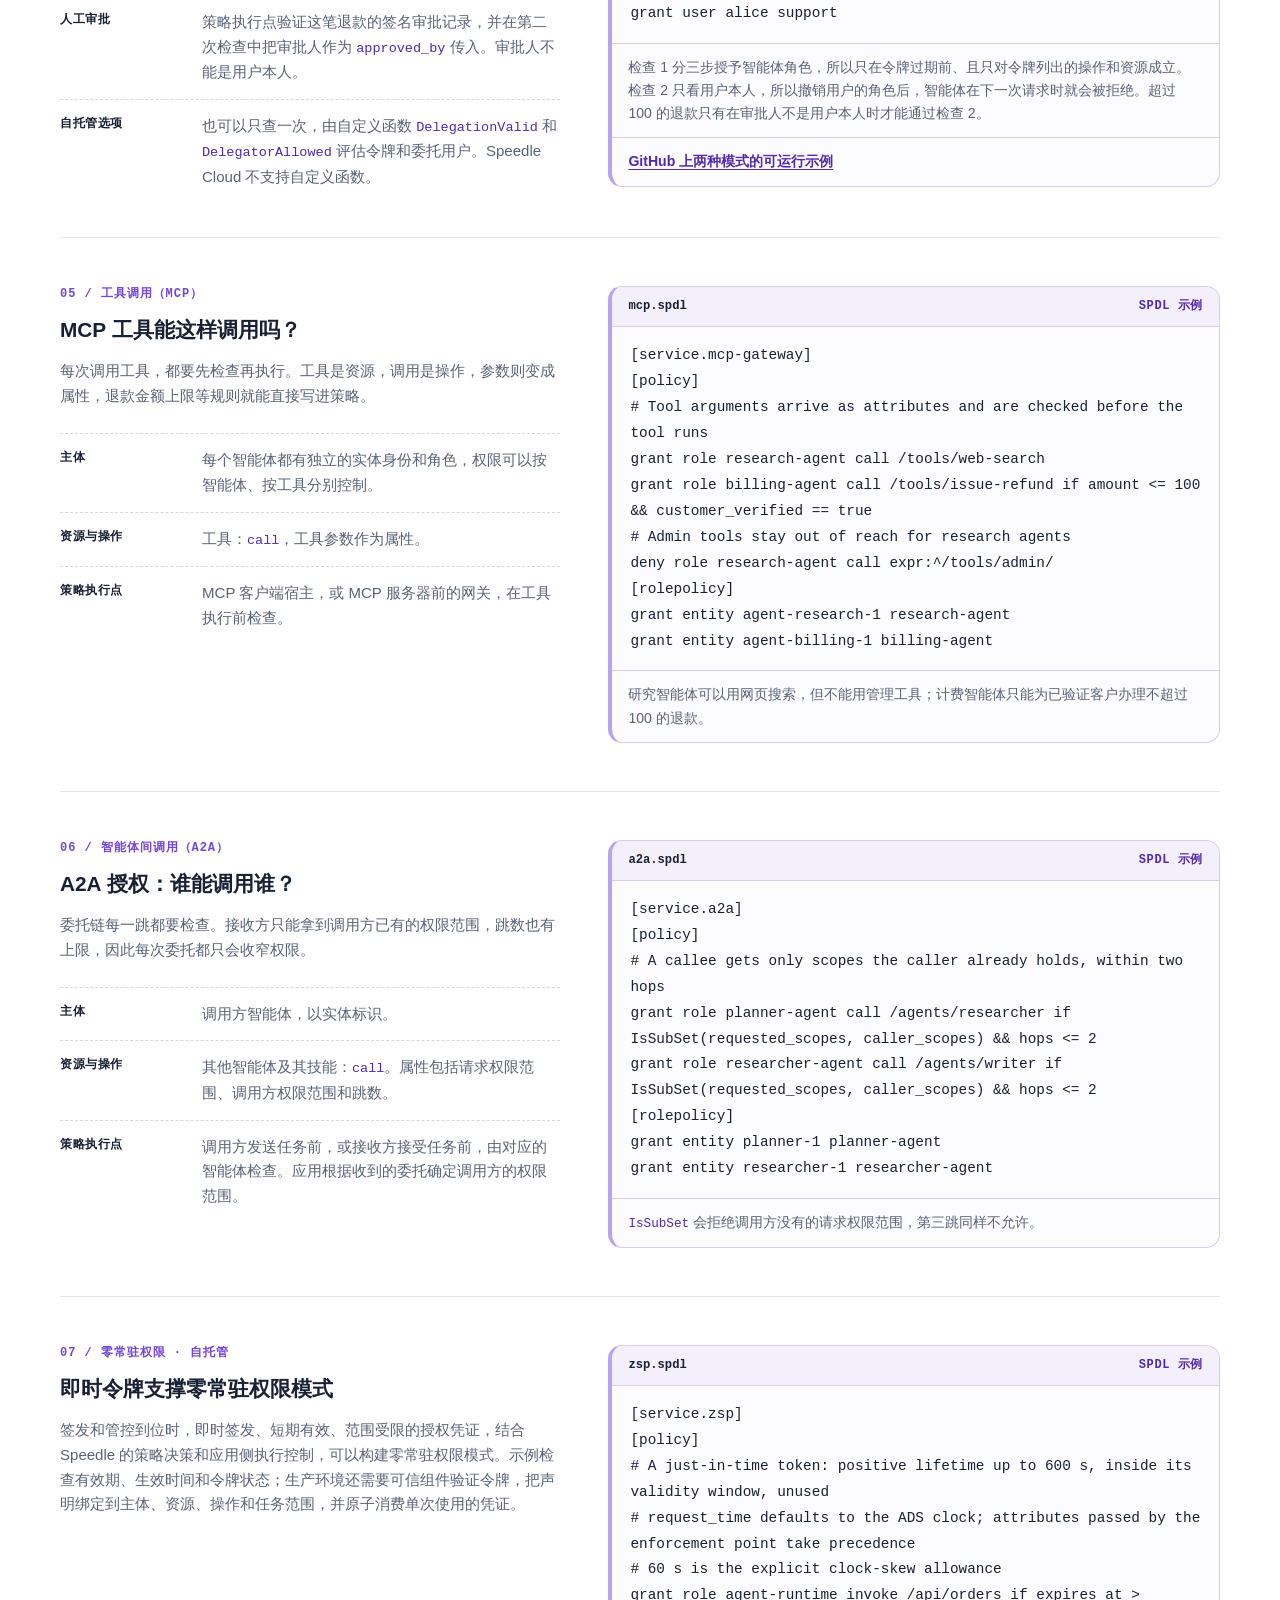
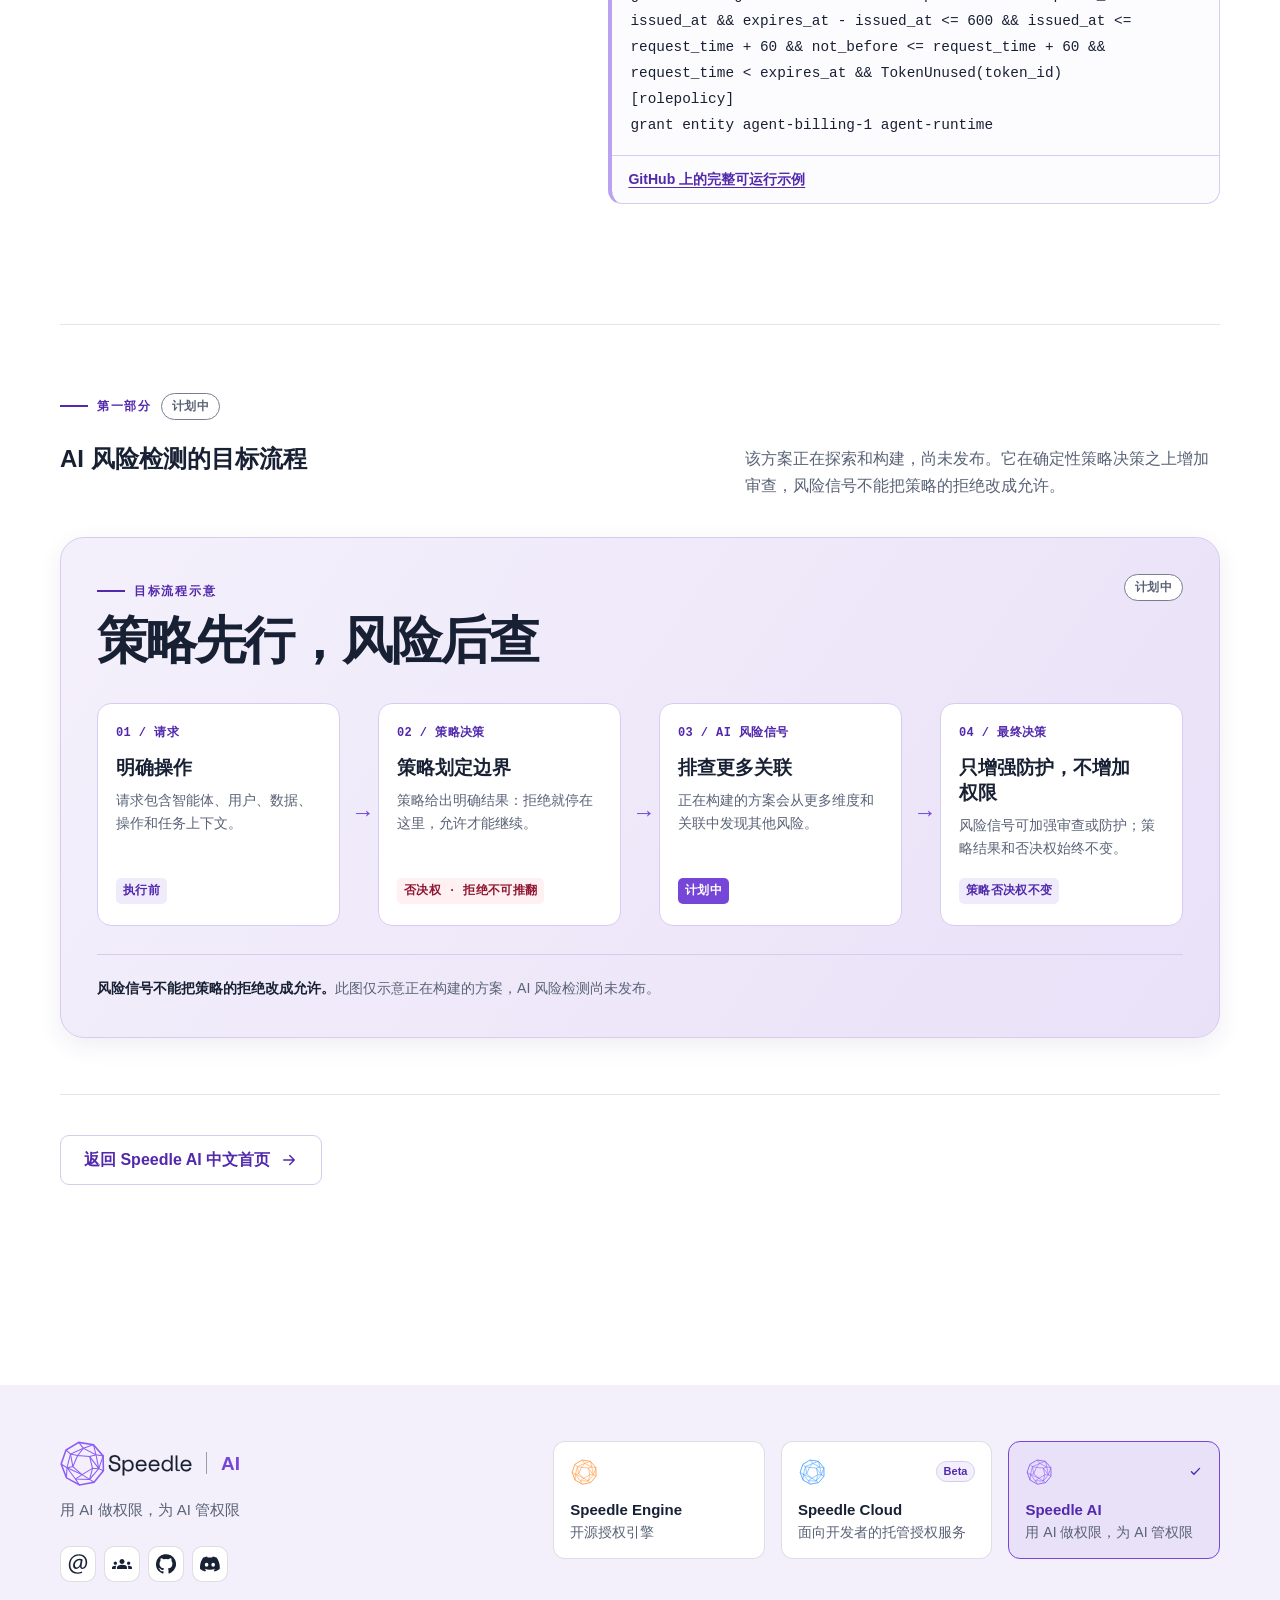
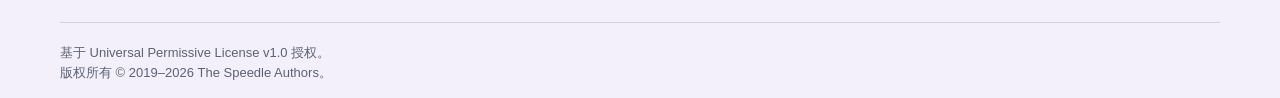
<file: zh/patterns/index.html>
<!doctype html>
<html lang="zh-CN">
<head>
  <meta charset="utf-8">
  <meta name="viewport" content="width=device-width, initial-scale=1">
  <meta name="theme-color" content="#ffffff">
  <meta name="color-scheme" content="light">
  <title>模式 · Speedle AI</title>
  <meta name="description" content="构建和运行 AI 的 SPDL 示例：数据与训练、模型发布、权限感知 RAG、委托智能体、MCP 工具调用、A2A 调用和零常驻权限（ZSP）。">
  <meta name="robots" content="index, follow, max-image-preview:large">
  <link rel="canonical" href="https://ai.speedle.io/zh/patterns/">
  <link rel="alternate" hreflang="en" href="https://ai.speedle.io/patterns/">
  <link rel="alternate" hreflang="zh-CN" href="https://ai.speedle.io/zh/patterns/">
  <link rel="alternate" hreflang="x-default" href="https://ai.speedle.io/patterns/">
  <meta property="og:type" content="website">
  <meta property="og:locale" content="zh_CN">
  <meta property="og:site_name" content="Speedle AI">
  <meta property="og:title" content="模式 · Speedle AI">
  <meta property="og:description" content="构建和运行 AI 的完整 SPDL 示例：数据与训练、模型发布、权限感知 RAG、委托智能体、MCP 工具调用、A2A 调用和零常驻权限（ZSP）。">
  <meta property="og:url" content="https://ai.speedle.io/zh/patterns/">
  <meta property="og:image" content="https://ai.speedle.io/assets/og-image.png">
  <meta property="og:image:type" content="image/png">
  <meta property="og:image:width" content="1200">
  <meta property="og:image:height" content="630">
  <meta property="og:image:alt" content="Speedle AI：AI 智能体授权与访问控制，带有 Speedle 球形标志">
  <meta name="twitter:card" content="summary_large_image">
  <meta name="twitter:title" content="模式 · Speedle AI">
  <meta name="twitter:description" content="构建和运行 AI 的完整 SPDL 示例：数据与训练、模型发布、权限感知 RAG、委托智能体、MCP 工具调用、A2A 调用和零常驻权限（ZSP）。">
  <meta name="twitter:image" content="https://ai.speedle.io/assets/og-image.png">
  <meta name="twitter:image:alt" content="Speedle AI：AI 智能体授权与访问控制，带有 Speedle 球形标志">
  <link rel="icon" href="/favicon.svg" type="image/svg+xml">
  <link rel="icon" href="/favicon.ico" sizes="any">
  <link rel="apple-touch-icon" href="/apple-touch-icon.png">
  <link rel="stylesheet" href="/styles.css">
  <script src="/app.js" defer></script>
  <script type="application/ld+json">
  {
    "@context": "https://schema.org",
    "@type": "Organization",
    "@id": "https://engine.speedle.io/#organization",
    "name": "Speedle",
    "url": "https://engine.speedle.io/zh/",
    "logo": "https://ai.speedle.io/apple-touch-icon.png",
    "sameAs": [
      "https://github.com/teramoby/speedle-plus",
      "https://engine.speedle.io/",
      "https://cloud.speedle.io/",
      "https://ai.speedle.io/"
    ]
  }
  </script>
  <script type="application/ld+json">
  {
    "@context": "https://schema.org",
    "@type": "WebSite",
    "@id": "https://ai.speedle.io/zh/patterns/#website",
    "url": "https://ai.speedle.io/zh/patterns/",
    "name": "Speedle AI",
    "inLanguage": "zh-CN",
    "publisher": {
      "@id": "https://engine.speedle.io/#organization"
    }
  }
  </script>
  <script type="application/ld+json">
  {
    "@context": "https://schema.org",
    "@type": "SoftwareApplication",
    "@id": "https://ai.speedle.io/zh/patterns/#software",
    "name": "Speedle AI",
    "url": "https://ai.speedle.io/zh/patterns/",
    "description": "用开源 Speedle 策略引擎实现 AI 访问控制的 SPDL 示例：数据与训练、模型发布、权限感知 RAG、委托智能体、MCP 工具调用、智能体间调用和零常驻权限。",
    "inLanguage": "zh-CN",
    "applicationCategory": "SecurityApplication",
    "isAccessibleForFree": true,
    "license": "https://opensource.org/license/upl",
    "codeRepository": "https://github.com/teramoby/speedle-plus",
    "publisher": {
      "@id": "https://engine.speedle.io/#organization"
    }
  }
  </script>
</head>
<body>
  <svg class="sprite" aria-hidden="true" focusable="false">
    <symbol id="i-arrow" viewBox="0 0 24 24"><path d="M5 12h14M13 6l6 6-6 6"/></symbol>
    <symbol id="i-external" viewBox="0 0 24 24"><path d="M8 16 16 8M9.5 8H16v6.5"/></symbol>
    <symbol id="i-terminal" viewBox="0 0 24 24"><rect x="3" y="4.5" width="18" height="15" rx="3"/><path d="m7.5 9.5 3 2.5-3 2.5M13 15h3.5"/></symbol>
    <symbol id="i-info" viewBox="0 0 24 24"><circle cx="12" cy="12" r="9"/><path d="M12 11v5.5M12 7.5v.5"/></symbol>
    <symbol id="i-check" viewBox="0 0 24 24"><path d="m5.5 12.5 4 4 9-9.5"/></symbol>
    <symbol id="i-cross" viewBox="0 0 24 24"><path d="m7 7 10 10M17 7 7 17"/></symbol>
    <symbol id="i-shield" viewBox="0 0 24 24"><path d="m12 3 7 3v5c0 4.6-2.8 8.1-7 10-4.2-1.9-7-5.4-7-10V6l7-3Z"/><path d="m8.5 12 2.2 2.2 4.8-5"/></symbol>
    <symbol id="i-signals" viewBox="0 0 24 24"><circle cx="12" cy="12" r="2.5"/><circle cx="5" cy="5" r="1.7"/><circle cx="19" cy="5" r="1.7"/><circle cx="5" cy="19" r="1.7"/><circle cx="19" cy="19" r="1.7"/><path d="m6.3 6.3 3.9 3.9m3.6 0 3.9-3.9m-11.4 11.4 3.9-3.9m3.6 0 3.9 3.9"/></symbol>
    <symbol id="i-speedle-sphere" viewBox="22 22 114 114"><g fill="none" stroke="currentColor" stroke-linejoin="miter" stroke-miterlimit="3" stroke-linecap="butt"><polygon stroke-width="3.6" points="41.83 47.82 30.67 80.15 42.9 112.09 72.8 128.69 106.38 122.19 127.93 95.63 127.36 61.43 104.94 35.6 71.16 30.23"/><g stroke-width="2.4"><polygon points="81.97 43.92 52.19 57.23 44.03 88.8 63.62 114.87 96.22 115.81 117.28 90.9 110.94 58.91"/><polygon points="68.57 60.42 57.6 86.19 78.73 104.59 102.75 90.18 96.47 62.88"/><path d="M41.83 47.82L52.19 57.23 68.57 60.42 81.97 43.92 71.16 30.23 M30.67 80.15L44.03 88.8 42.9 112.09 M52.19 57.23L57.6 86.19 44.03 88.8 78.73 104.59 63.62 114.87 72.8 128.69 M78.73 104.59L96.22 115.81 106.38 122.19 M96.22 115.81L102.75 90.18 117.28 90.9 127.93 95.63 M117.28 90.9L127.36 61.43 110.94 58.91 104.94 35.6 81.97 43.92 M110.94 58.91L96.47 62.88 117.28 90.9"/></g></g></symbol>
  </svg>

  <a class="skip-link" href="#main">跳到正文</a>

  <header class="site-header">
    <div class="wrap nav">
      <a class="brand" href="/zh/" aria-label="Speedle AI 首页">
        <img src="/assets/speedle-mark-ai.svg" width="152" height="52" alt="Speedle">
        <span class="brand-divider" aria-hidden="true"></span>
        <span class="brand-product">AI</span>
      </a>
      <button class="menu" type="button" aria-expanded="false" aria-controls="site-nav" aria-label="打开导航">☰</button>
      <nav id="site-nav" class="nav-links" aria-label="主导航">
        <div class="products">
          <button class="products-toggle" type="button" aria-haspopup="true" aria-expanded="false" aria-controls="products-menu">产品<svg class="products-chevron" viewBox="0 0 24 24" aria-hidden="true"><path d="m6 9 6 6 6-6"/></svg></button>
          <div class="products-panel" id="products-menu" role="menu" aria-label="Speedle 产品">
            <span class="products-heading" aria-hidden="true">产品</span>
            <a class="product-row" href="https://engine.speedle.io/zh/" role="menuitem">
              <svg class="product-sphere product-engine" aria-hidden="true"><use href="#i-speedle-sphere"/></svg>
              <span class="product-copy"><span class="product-name">Speedle Engine</span><span class="product-description">开源授权引擎</span></span>
            </a>
            <a class="product-row" href="https://cloud.speedle.io/zh-CN/" role="menuitem">
              <svg class="product-sphere product-cloud" aria-hidden="true"><use href="#i-speedle-sphere"/></svg>
              <span class="product-copy"><span class="product-name">Speedle Cloud<span class="coming-soon">Beta</span></span><span class="product-description">面向开发者的托管授权服务</span></span>
            </a>
            <a class="product-row" href="https://ai.speedle.io/zh/" role="menuitem" aria-current="page">
              <svg class="product-sphere product-ai" aria-hidden="true"><use href="#i-speedle-sphere"/></svg>
              <span class="product-copy"><span class="product-name">Speedle AI</span><span class="product-description">用 AI 做权限，为 AI 管权限</span></span>
              <svg class="product-check icon icon-sm" aria-hidden="true"><use href="#i-check"/></svg>
            </a>
          </div>
        </div>
        <a href="/zh/#ai-for-access">用 AI 管权限</a>
        <a href="/zh/#access-for-ai">用策略约束 AI</a>
        <div class="languages">
          <button class="languages-button" type="button" aria-haspopup="true" aria-expanded="false" aria-controls="languages-panel">中文<svg class="languages-chevron" viewBox="0 0 24 24" aria-hidden="true"><path d="m6 9 6 6 6-6"/></svg></button>
          <span class="languages-heading" aria-hidden="true">语言</span>
          <div class="languages-panel" id="languages-panel" role="group" aria-label="语言">
            <a class="language-row" href="/patterns/" lang="en" hreflang="en">English</a>
            <a class="language-row" href="/ja/patterns/" lang="ja" hreflang="ja">日本語</a>
            <a class="language-row" href="/ko/patterns/" lang="ko" hreflang="ko">한국어</a>
            <a class="language-row" href="/es/patterns/" lang="es" hreflang="es">Español</a>
            <a class="language-row" href="/zh/patterns/" lang="zh-CN" hreflang="zh-CN" aria-current="page">中文</a>
          </div>
        </div>
      </nav>
    </div>
  </header>

  <main id="main">
    <section class="section patterns" aria-labelledby="patterns-title">
      <div class="wrap">
        <header class="page-head">
          <p class="eyebrow">Speedle AI · 模式</p>
          <h1 id="patterns-title">构建与运行 AI 的策略模式</h1>
          <p class="page-lead">从模型上线前的构建阶段，到模型服务与执行操作的运行阶段，Speedle 策略引擎都能管理 AI 系统对数据、模型、工具和其他智能体的访问。这里介绍的是解决方案模式，不是任何机器学习或智能体平台的已发布集成。</p>
          <p class="note page-note"><svg class="icon" aria-hidden="true"><use href="#i-info"/></svg>以下 SPDL 示例都用 Speedle 文件存储解析并评估过，覆盖允许和拒绝两种用例。名称、路径和属性仅作示例，实际由应用在请求决策时传入。策略执行点必须传入条件引用的所有属性。</p>
        </header>

        <section id="build" class="phase" aria-labelledby="build-title">
          <div class="phase-head phase-build">
            <p class="phase-tag">构建</p>
            <h2 id="build-title">模型上线前：数据、训练与发布</h2>
          </div>
          <article id="lc-data" class="area" aria-labelledby="lc-data-title">
            <div class="area-copy">
              <p class="area-step">01 / 数据与训练</p>
              <h3 id="lc-data-title">哪些流水线能用哪些数据训练？</h3>
              <p class="area-lead">训练任务要读数据集、用算力、写检查点。每次读取数据集、启动任务或导出检查点前，应用都会先请求授权，并传入数据敏感度、租户、同意状态和区域等属性。</p>
              <dl class="area-facts">
                <div><dt>主体</dt><dd>训练流水线（实体）、机器学习工程师及其团队。</dd></div>
                <div><dt>资源与操作</dt><dd>数据集：<code>read</code>。训练任务：<code>start</code>。检查点：<code>export</code>。</dd></div>
                <div><dt>策略执行点</dt><dd>数据加载器打开数据集前、任务调度器分配算力前，以及制品库导出前。</dd></div>
              </dl>
            </div>
            <figure class="spdl-card">
              <figcaption><span>training.spdl</span><span>SPDL 示例</span></figcaption>
              <pre tabindex="0" data-spdl="training" aria-label="SPDL 示例：数据与训练"><code>[service.ml-training]
[policy]
# Pipelines read only consented data from their own region
grant role training-pipeline read expr:^/datasets/ if consent == true &amp;&amp; data_region == job_region
# Restricted datasets never enter training
deny role training-pipeline read expr:^/datasets/restricted/
grant role ml-engineer start /jobs/training if gpu_hours &lt;= 64
grant role ml-engineer export expr:^/checkpoints/
[rolepolicy]
grant entity pipeline-churn training-pipeline
grant group ml-team ml-engineer</code></pre>
              <p class="spdl-caption">逐数据集检查同意状态和区域，直接拒绝受限数据；启动任务时还会检查 GPU 小时数上限。</p>
            </figure>
          </article>
          <article id="lc-release" class="area" aria-labelledby="lc-release-title">
            <div class="area-copy">
              <p class="area-step">02 / 模型发布</p>
              <h3 id="lc-release-title">谁可以发布模型？</h3>
              <p class="area-lead">模型注册、审批、晋升和回滚分开授权，各由不同角色负责。职责分离后，训练模型的人不能审批同一个模型。</p>
              <dl class="area-facts">
                <div><dt>主体</dt><dd>机器学习工程师、发布经理和发布流水线的服务身份。</dd></div>
                <div><dt>资源与操作</dt><dd>模型和端点：<code>register</code>、<code>approve</code>、<code>promote</code>、<code>rollback</code>。</dd></div>
                <div><dt>策略执行点</dt><dd>模型注册表和发布流水线会在每次更改模型或端点状态前检查。</dd></div>
              </dl>
            </div>
            <figure class="spdl-card">
              <figcaption><span>release.spdl</span><span>SPDL 示例</span></figcaption>
              <pre tabindex="0" data-spdl="release" aria-label="SPDL 示例：模型发布"><code>[service.model-registry]
[policy]
grant role ml-engineer register expr:^/models/
grant role release-manager approve, promote, rollback expr:^/models/
# Separation of duties: nobody approves a model they trained
deny role release-manager approve expr:^/models/ if trained_by == request_user
[rolepolicy]
grant group ml-team ml-engineer
grant user dana release-manager</code></pre>
              <p class="spdl-caption">工程师可以注册，但不能晋升模型；<code>trained_by</code> 与请求用户相同时，发布经理不能审批该模型。</p>
            </figure>
          </article>
        </section>

        <section id="run" class="phase" aria-labelledby="run-title">
          <div class="phase-head phase-run">
            <p class="phase-tag">运行</p>
            <h2 id="run-title">AI 运行：检索与各类调用</h2>
          </div>
          <article id="lc-rag" class="area area-feature" aria-labelledby="lc-rag-title">
            <div class="area-copy">
              <p class="area-step">03 / 推理与 RAG</p>
              <h3 id="lc-rag-title">提示词只放用户可读内容</h3>
              <p class="area-lead">用户、应用和租户都会调用模型。要实现权限感知的 RAG（检索增强生成），检索器会在内容进入提示词前，逐文档或逐集合向 Speedle 请求授权，让模型只看到请求用户有权阅读的内容。</p>
              <ol class="rag-flow" aria-label="权限感知检索">
                <li><span>1</span>检索器查找候选文档。</li>
                <li><span>2</span>检索器带上用户的租户和许可级别，逐文档或逐集合向 Speedle 请求授权。</li>
                <li><span>3</span>获准内容才能进入提示词。</li>
              </ol>
              <dl class="area-facts">
                <div><dt>主体</dt><dd>发起请求的用户及其用户组；客户端应用和租户作为实体。</dd></div>
                <div><dt>资源与操作</dt><dd>集合和文档：<code>retrieve</code>。模型：<code>invoke</code>。</dd></div>
                <div><dt>策略执行点</dt><dd>检索器在文档进入提示词前检查；API 网关或推理服务在路由请求前检查。</dd></div>
              </dl>
            </div>
            <figure class="spdl-card">
              <figcaption><span>rag.spdl</span><span>SPDL 示例</span></figcaption>
              <pre tabindex="0" data-spdl="rag" aria-label="SPDL 示例：推理与 RAG"><code>[service.rag]
[policy]
# The retriever asks per document, before its content enters the prompt
grant role tenant-user retrieve expr:^/collections/ if doc_tenant == user_tenant &amp;&amp; doc_label in user_clearances
# Documents on legal hold never reach a prompt
deny role tenant-user retrieve expr:^/collections/legal-hold/
# Apps call only the model tiers in their tenant's plan
grant role tenant-app invoke expr:^/models/ if model_tier in plan_tiers
[rolepolicy]
grant group acme-staff tenant-user
grant entity acme-helpdesk tenant-app</code></pre>
              <p class="spdl-caption">只有文档属于用户所在租户、标签也在用户许可范围内，才允许检索；法律保全文档直接拒绝，应用也只能调用套餐内的模型层级。</p>
            </figure>
          </article>
          <article id="lc-agents" class="area" aria-labelledby="lc-agents-title">
            <div class="area-copy">
              <p class="area-step">04 / 智能体代用户操作</p>
              <h3 id="lc-agents-title">AI 智能体能代用户做什么？</h3>
              <p class="area-lead">智能体有自己的身份；用户的委托由签名的委托令牌证明，而不是靠请求里的声明。策略执行点先验证令牌，再向 Speedle 查询两次，两次都通过才放行：一次查智能体是否在令牌范围内，一次查委托用户此刻本人是否有这项权限。令牌签发后，用户一旦失去某项权限，智能体在下一次请求时也会随之失去。超过 100 的退款还需要一条由用户以外的人做出的审批记录。</p>
              <ol class="rag-flow" aria-label="委托智能体检查">
                <li><span>1</span>验证令牌：签名、签发方、有效期，以及令牌是否签发给这个智能体。</li>
                <li><span>2</span>智能体范围：以智能体为主体查询 Speedle，令牌范围作为属性传入。</li>
                <li><span>3</span>委托用户当下的权限：以令牌 sub 声明中的用户为主体查询 Speedle。</li>
              </ol>
              <dl class="area-facts">
                <div><dt>主体</dt><dd>范围检查以智能体（实体）为主体；第二次检查以委托用户为主体，用户取自已验证的令牌。</dd></div>
                <div><dt>资源与操作</dt><dd>工单：<code>read</code>、<code>update</code>；订单：<code>refund</code>，金额作为属性传入。都仅限令牌范围内的操作和资源。</dd></div>
                <div><dt>策略执行点</dt><dd>智能体运行时或应用后端在操作到达业务系统前检查。它负责验证令牌，只把验证过的声明传给 Speedle。</dd></div>
                <div><dt>人工审批</dt><dd>策略执行点验证这笔退款的签名审批记录，并在第二次检查中把审批人作为 <code>approved_by</code> 传入。审批人不能是用户本人。</dd></div>
                <div><dt>自托管选项</dt><dd>也可以只查一次，由自定义函数 <code>DelegationValid</code> 和 <code>DelegatorAllowed</code> 评估令牌和委托用户。Speedle Cloud 不支持自定义函数。</dd></div>
              </dl>
            </div>
            <figure class="spdl-card">
              <figcaption><span>agents.spdl</span><span>SPDL 示例</span></figcaption>
              <pre tabindex="0" data-spdl="agents" aria-label="SPDL 示例：智能体代表用户操作"><code>[service.crm]
[policy]
# Check 1: the agent, only while its verified token covers the request
grant role in-scope read, update expr:^/tickets/
grant role in-scope refund expr:^/orders/
# Check 2: the delegating user (the token's sub), with their roles now
grant role support read, update expr:^/tickets/
grant role support refund expr:^/orders/ if amount &lt;= 100
# Larger refunds: a verified approval by someone other than the user
grant role support refund expr:^/orders/ if approved_by != request_user
[rolepolicy]
# Check 1 in three steps, each role needing the one before:
# the token has not expired,
grant entity triage-agent in-time if request_time &lt; token_expires
# it lists this action,
grant role in-time in-action if request_action in token_actions
# and it lists this resource
grant role in-action in-scope if request_resource in token_resources
# Check 2: the user's own role
grant user alice support</code></pre>
              <p class="spdl-caption">检查 1 分三步授予智能体角色，所以只在令牌过期前、且只对令牌列出的操作和资源成立。检查 2 只看用户本人，所以撤销用户的角色后，智能体在下一次请求时就会被拒绝。超过 100 的退款只有在审批人不是用户本人时才能通过检查 2。</p>
              <p class="spdl-caption zsp-sample"><a href="https://github.com/teramoby/ai.speedle.io/tree/main/samples/delegation">GitHub 上两种模式的可运行示例</a></p>
            </figure>
          </article>
          <article id="lc-mcp" class="area" aria-labelledby="lc-mcp-title">
            <div class="area-copy">
              <p class="area-step">05 / 工具调用（MCP）</p>
              <h3 id="lc-mcp-title">MCP 工具能这样调用吗？</h3>
              <p class="area-lead">每次调用工具，都要先检查再执行。工具是资源，调用是操作，参数则变成属性，退款金额上限等规则就能直接写进策略。</p>
              <dl class="area-facts">
                <div><dt>主体</dt><dd>每个智能体都有独立的实体身份和角色，权限可以按智能体、按工具分别控制。</dd></div>
                <div><dt>资源与操作</dt><dd>工具：<code>call</code>，工具参数作为属性。</dd></div>
                <div><dt>策略执行点</dt><dd>MCP 客户端宿主，或 MCP 服务器前的网关，在工具执行前检查。</dd></div>
              </dl>
            </div>
            <figure class="spdl-card">
              <figcaption><span>mcp.spdl</span><span>SPDL 示例</span></figcaption>
              <pre tabindex="0" data-spdl="mcp" aria-label="SPDL 示例：通过 MCP 调用工具"><code>[service.mcp-gateway]
[policy]
# Tool arguments arrive as attributes and are checked before the tool runs
grant role research-agent call /tools/web-search
grant role billing-agent call /tools/issue-refund if amount &lt;= 100 &amp;&amp; customer_verified == true
# Admin tools stay out of reach for research agents
deny role research-agent call expr:^/tools/admin/
[rolepolicy]
grant entity agent-research-1 research-agent
grant entity agent-billing-1 billing-agent</code></pre>
              <p class="spdl-caption">研究智能体可以用网页搜索，但不能用管理工具；计费智能体只能为已验证客户办理不超过 100 的退款。</p>
            </figure>
          </article>
          <article id="lc-a2a" class="area" aria-labelledby="lc-a2a-title">
            <div class="area-copy">
              <p class="area-step">06 / 智能体间调用（A2A）</p>
              <h3 id="lc-a2a-title">A2A 授权：谁能调用谁？</h3>
              <p class="area-lead">委托链每一跳都要检查。接收方只能拿到调用方已有的权限范围，跳数也有上限，因此每次委托都只会收窄权限。</p>
              <dl class="area-facts">
                <div><dt>主体</dt><dd>调用方智能体，以实体标识。</dd></div>
                <div><dt>资源与操作</dt><dd>其他智能体及其技能：<code>call</code>。属性包括请求权限范围、调用方权限范围和跳数。</dd></div>
                <div><dt>策略执行点</dt><dd>调用方发送任务前，或接收方接受任务前，由对应的智能体检查。应用根据收到的委托确定调用方的权限范围。</dd></div>
              </dl>
            </div>
            <figure class="spdl-card">
              <figcaption><span>a2a.spdl</span><span>SPDL 示例</span></figcaption>
              <pre tabindex="0" data-spdl="a2a" aria-label="SPDL 示例：智能体间调用"><code>[service.a2a]
[policy]
# A callee gets only scopes the caller already holds, within two hops
grant role planner-agent call /agents/researcher if IsSubSet(requested_scopes, caller_scopes) &amp;&amp; hops &lt;= 2
grant role researcher-agent call /agents/writer if IsSubSet(requested_scopes, caller_scopes) &amp;&amp; hops &lt;= 2
[rolepolicy]
grant entity planner-1 planner-agent
grant entity researcher-1 researcher-agent</code></pre>
              <p class="spdl-caption"><code>IsSubSet</code> 会拒绝调用方没有的请求权限范围，第三跳同样不允许。</p>
            </figure>
          </article>
          <article id="zsp" class="area" aria-labelledby="lc-zsp-title">
            <div class="area-copy">
              <p class="area-step">07 / 零常驻权限 · 自托管</p>
              <h3 id="lc-zsp-title">即时令牌支撑零常驻权限模式</h3>
              <p class="area-lead">签发和管控到位时，即时签发、短期有效、范围受限的授权凭证，结合 Speedle 的策略决策和应用侧执行控制，可以构建零常驻权限模式。示例检查有效期、生效时间和令牌状态；生产环境还需要可信组件验证令牌，把声明绑定到主体、资源、操作和任务范围，并原子消费单次使用的凭证。</p>
            </div>
            <figure class="spdl-card">
              <figcaption><span>zsp.spdl</span><span>SPDL 示例</span></figcaption>
              <pre tabindex="0" data-spdl="zsp" aria-label="SPDL 示例：零常驻权限"><code>[service.zsp]
[policy]
# A just-in-time token: positive lifetime up to 600 s, inside its validity window, unused
# request_time defaults to the ADS clock; attributes passed by the enforcement point take precedence
# 60 s is the explicit clock-skew allowance
grant role agent-runtime invoke /api/orders if expires_at &gt; issued_at &amp;&amp; expires_at - issued_at &lt;= 600 &amp;&amp; issued_at &lt;= request_time + 60 &amp;&amp; not_before &lt;= request_time + 60 &amp;&amp; request_time &lt; expires_at &amp;&amp; TokenUnused(token_id)
[rolepolicy]
grant entity agent-billing-1 agent-runtime</code></pre>
              <p class="spdl-caption zsp-sample"><a href="https://github.com/teramoby/ai.speedle.io/tree/main/samples/zsp">GitHub 上的完整可运行示例</a></p>
            </figure>
          </article>
        </section>

        <section id="risk-detection" class="subsection patterns-risk" aria-labelledby="patterns-risk-title">
          <div class="section-head">
            <div><p class="eyebrow">第一部分<span class="status-badge status-planned">计划中</span></p><h2 id="patterns-risk-title">AI 风险检测的目标流程</h2></div>
            <p>该方案正在探索和构建，尚未发布。它在确定性策略决策之上增加审查，风险信号不能把策略的拒绝改成允许。</p>
          </div>
          <section class="decision-architecture" aria-labelledby="decision-flow-title">
            <div class="architecture-head">
              <div><p class="eyebrow">目标流程示意</p><h3 id="decision-flow-title">策略先行，风险后查</h3></div>
              <span class="status-badge status-planned">计划中</span>
            </div>
            <ol class="decision-flow">
              <li class="flow-node"><span class="flow-step">01 / 请求</span><h4>明确操作</h4><p>请求包含智能体、用户、数据、操作和任务上下文。</p><span class="flow-tag">执行前</span></li>
              <li class="flow-node"><span class="flow-step">02 / 策略决策</span><h4>策略划定边界</h4><p>策略给出明确结果：拒绝就停在这里，允许才能继续。</p><span class="flow-tag flow-tag-deny">否决权 · 拒绝不可推翻</span></li>
              <li class="flow-node"><span class="flow-step">03 / AI 风险信号</span><h4>排查更多关联</h4><p>正在构建的方案会从更多维度和关联中发现其他风险。</p><span class="flow-tag flow-tag-planned">计划中</span></li>
              <li class="flow-node"><span class="flow-step">04 / 最终决策</span><h4>只增强防护，不增加权限</h4><p>风险信号可加强审查或防护；策略结果和否决权始终不变。</p><span class="flow-tag">策略否决权不变</span></li>
            </ol>
            <p class="flow-note"><strong>风险信号不能把策略的拒绝改成允许。</strong>此图仅示意正在构建的方案，AI 风险检测尚未发布。</p>
          </section>
        </section>

        <p class="patterns-back"><a class="button button-secondary" href="/zh/">返回 Speedle AI 中文首页<svg class="icon" aria-hidden="true"><use href="#i-arrow"/></svg></a></p>
      </div>
    </section>
  </main>

  <footer class="site-footer">
    <div class="wrap footer-main">
      <div class="footer-brand">
        <a class="footer-lockup" href="/zh/" aria-label="Speedle AI 首页">
          <img src="/assets/speedle-mark-ai.svg" width="132" height="45" alt="Speedle">
          <span class="footer-divider" aria-hidden="true"></span>
          <span class="footer-product">AI</span>
        </a>
        <p class="footer-tagline">用 AI 做权限，为 AI 管权限</p>
        <nav class="social" aria-label="社区链接">
          <a href="mailto:contact@speedle.io" aria-label="发送邮件至 contact@speedle.io" title="contact@speedle.io"><img src="/assets/social-email.svg" alt=""></a>
          <a href="https://groups.google.com/forum/#!forum/speedle-users" aria-label="Google Groups" title="Google Groups — speedle-users"><img src="/assets/social-google-groups.svg" alt=""></a>
          <a href="https://github.com/teramoby/speedle-plus" aria-label="GitHub"><img src="/assets/social-github.svg" alt=""></a>
          <a href="https://discord.gg/uaY2xVsbbT" aria-label="Discord"><img src="/assets/social-discord.svg" alt=""></a>
        </nav>
      </div>
      <nav class="footer-family" aria-label="Speedle 产品">
        <ul>
          <li><a class="footer-card" href="https://engine.speedle.io/zh/"><svg class="product-sphere product-engine" aria-hidden="true"><use href="#i-speedle-sphere"/></svg><span class="footer-card-name">Speedle Engine</span><span class="footer-card-description">开源授权引擎</span></a></li>
          <li><a class="footer-card" href="https://cloud.speedle.io/zh-CN/"><svg class="product-sphere product-cloud" aria-hidden="true"><use href="#i-speedle-sphere"/></svg><span class="footer-card-name">Speedle Cloud<span class="coming-soon">Beta</span></span><span class="footer-card-description">面向开发者的托管授权服务</span></a></li>
          <li><a class="footer-card" href="https://ai.speedle.io/zh/" aria-current="page"><svg class="product-sphere product-ai" aria-hidden="true"><use href="#i-speedle-sphere"/></svg><span class="footer-card-name">Speedle AI</span><span class="footer-card-description">用 AI 做权限，为 AI 管权限</span><svg class="footer-card-check icon icon-sm" aria-hidden="true"><use href="#i-check"/></svg></a></li>
        </ul>
      </nav>
    </div>
    <div class="wrap footer-bar">
      <p class="footer-legal"><span>基于 Universal Permissive License v1.0 授权。</span><span>版权所有 © 2019–2026 The Speedle Authors。</span></p>
    </div>
  </footer>
  <script defer src="https://static.cloudflareinsights.com/beacon.min.js" data-cf-beacon='{"token": "3b49dd9a82634bba833340481ce6ccbe"}'></script>
</body>
</html>
</file>
<file: styles.css>
/* Speedle AI: white backgrounds with light-purple accents; layout and header follow speedle.io. */
:root {
  color-scheme: light;
  --primary: #7546d8;
  --primary-rgb: 117, 70, 216;
  --primary-dark: #5229ad;
  --accent: #8b5cf6;
  --accent-light: #b9a2f0;
  --ink: #182034;
  --muted: #596276;
  --line: #e4e5ee;
  --soft: #f7f6fa;
  --tint: #f0ebfa;
  --tint-light: #f4f0fb;
  --tint-strong: #e9e1f8;
  --line-purple: #d8cbf0;
  --white: #fff;
  --border-control: #767e90;
  --focus: #5229ad;
  --success: #176342;
  --success-soft: #edf8f1;
  --danger: #a3243c;
  --danger-soft: #fff0f2;
  --run: #7546d8;
  --run-dark: #5229ad;
  --run-soft: #ece4fa;
  --run-wash: #f7f3fd;
  --shadow: 0 20px 60px rgba(46, 28, 88, .12);
  --shadow-small: 0 8px 24px rgba(46, 28, 88, .08);
  --radius: 22px;
  --radius-control: 9px;
  --sans: Inter, ui-sans-serif, -apple-system, BlinkMacSystemFont, "Segoe UI", sans-serif;
  --mono: ui-monospace, SFMono-Regular, Menlo, monospace;
}
html:lang(zh-CN) {
  --sans: Inter, ui-sans-serif, -apple-system, BlinkMacSystemFont, "Segoe UI", "PingFang SC", "Microsoft YaHei", sans-serif;
}
/* Chinese headlines: keep words whole; fall back to emergency breaks only if a run cannot fit. */
html:lang(zh-CN) h1 { word-break: keep-all; overflow-wrap: anywhere; }

/* Language-specific typographic refinements for CJK and hyphenated languages */
html:lang(ja) {
  --sans: Inter, ui-sans-serif, -apple-system, BlinkMacSystemFont, "Segoe UI", "Hiragino Sans", "Hiragino Kaku Gothic ProN", "Yu Gothic", sans-serif;
  line-break: strict;
  word-break: normal;
  overflow-wrap: anywhere;
}
html:lang(ko) {
  --sans: Inter, ui-sans-serif, -apple-system, BlinkMacSystemFont, "Segoe UI", "Apple SD Gothic Neo", "Malgun Gothic", sans-serif;
  word-break: keep-all;
  overflow-wrap: anywhere;
}
html:lang(es) {
  hyphens: auto;
}

*, *::before, *::after { box-sizing: border-box; }
html { scroll-behavior: smooth; scroll-padding-top: 96px; -webkit-text-size-adjust: 100%; }
body { margin: 0; color: var(--ink); background: var(--white); font: 400 1rem/1.65 var(--sans); -webkit-font-smoothing: antialiased; }
a { color: inherit; text-decoration: none; }
img { display: block; max-width: 100%; height: auto; }
button, input { font: inherit; color: inherit; }
button { cursor: pointer; }
h1, h2, h3 { text-wrap: balance; }
h4, p, li { text-wrap: pretty; }
::selection { color: var(--ink); background: var(--tint-strong); }
:focus-visible { outline: 3px solid var(--focus); outline-offset: 4px; }
.sprite { position: absolute; width: 0; height: 0; overflow: hidden; }
.icon { width: 20px; height: 20px; flex: none; fill: none; stroke: currentColor; stroke-width: 1.9; stroke-linecap: round; stroke-linejoin: round; }
.icon-sm { width: 15px; height: 15px; stroke-width: 2.2; }
.wrap { width: min(1160px, calc(100% - 40px)); margin-inline: auto; }
.skip-link { position: fixed; z-index: 100; top: 12px; left: 20px; padding: 12px 20px; border-radius: var(--radius-control); color: var(--ink); background: var(--white); transform: translateY(-200%); }
.skip-link:focus { transform: translateY(0); }

/* Shared Speedle navigation: geometry copied from speedle.io header-20261027. */
header.site-header {
  position: sticky;
  top: 0;
  z-index: 20;
  min-height: 76px;
  margin: 0;
  padding: 0;
  color: #182034;
  background: rgba(255, 255, 255, .96);
  backdrop-filter: blur(18px);
  border: 0;
  border-bottom: 1px solid rgba(24,32,52,.1);
  box-shadow: none;
  font-family: Inter, ui-sans-serif, -apple-system, BlinkMacSystemFont, "Segoe UI", sans-serif;
  font-size: 16px;
  line-height: 1.65;
  -webkit-font-smoothing: auto;
}
header.site-header:lang(zh) {
  font-family: Inter, ui-sans-serif, -apple-system, BlinkMacSystemFont, "Segoe UI", "PingFang SC", "Microsoft YaHei", sans-serif;
}
.site-header, .site-header * {
  box-sizing: border-box;
  font-feature-settings: normal;
  text-size-adjust: 100%;
}
.site-header .wrap.nav {
  width: min(1160px, calc(100% - 40px));
  height: 76px;
  min-height: 76px;
  margin: 0 auto;
  padding: 0;
  display: flex;
  align-items: center;
  justify-content: space-between;
}
.site-header a { text-decoration: none; }
/* Shared three-site lock-up: Speedle mark + wordmark, divider, product word. */
.site-header .brand {
  display: inline-flex;
  flex: 0 0 auto;
  align-items: center;
  gap: 14px;
  width: auto;
  margin: 0;
  padding: 0;
  border: 0;
  color: #182034;
  line-height: 1;
}
.site-header .brand img {
  display: block;
  width: 152px;
  max-width: 100%;
  height: auto;
  margin: 0;
}
.site-header .brand-divider {
  display: block;
  flex: 0 0 1px;
  width: 1px;
  height: 26px;
  margin: 0;
  background: currentColor;
  opacity: .4;
}
.site-header .brand-product {
  display: block;
  margin: 0;
  color: #7546d8;
  font-family: inherit;
  font-size: 22px;
  font-weight: 600;
  letter-spacing: 0;
  line-height: 1;
  white-space: nowrap;
}
.site-header .nav-links {
  display: flex;
  align-items: center;
  gap: 30px;
  margin: 0;
  padding: 0;
  color: rgba(24,32,52,.82);
  font-family: inherit;
  font-size: 15.04px;
  font-weight: 600;
  line-height: 1.65;
}
.site-header .nav-links a {
  margin: 0;
  color: inherit;
  font: inherit;
  white-space: nowrap;
  text-decoration: none;
}
.site-header .nav-links a:hover,
.site-header .nav-links a:focus-visible,
.site-header .nav-links a.is-active,
.site-header .nav-links a[aria-current="page"] { color: #7546d8; }
.site-header a:focus-visible,
.site-header .menu:focus-visible,
.site-header .products-toggle:focus-visible,
.site-header .languages-button:focus-visible { outline: 2px solid #7546d8; outline-offset: 4px; }
.site-header .products {
  position: relative;
  display: flex;
  flex: none;
  align-items: center;
}
.site-header .products-toggle {
  display: inline-flex;
  align-items: center;
  gap: 6px;
  margin: 0;
  padding: 0;
  border: 0;
  color: inherit;
  background: transparent;
  font: inherit;
  line-height: inherit;
  white-space: nowrap;
  cursor: pointer;
}
.site-header .products-chevron {
  width: 10px;
  height: 10px;
  flex: none;
  fill: none;
  stroke: currentColor;
  stroke-width: 2;
  stroke-linecap: round;
  stroke-linejoin: round;
  transition: transform .2s;
}
.site-header .products.is-open .products-chevron { transform: rotate(180deg); }
.site-header .products-panel {
  display: none;
  position: absolute;
  z-index: 30;
  top: calc(100% + 12px);
  left: 0;
  width: 340px;
  max-width: calc(100vw - 48px);
  margin: 0;
  padding: 10px;
  border: 1px solid rgba(24,32,52,.1);
  border-radius: 14px;
  color: #182034;
  background: #fff;
  box-shadow: 0 16px 40px rgba(46,28,88,.14);
}
.site-header .products.is-open .products-panel { display: block; }
.site-header .products-heading { display: none; }
.site-header .product-row {
  display: grid;
  grid-template-columns: 20px minmax(0, 1fr) auto;
  align-items: center;
  gap: 10px;
  padding: 10px 12px;
  border-radius: 10px;
}
.site-header .product-row:hover,
.site-header .product-row:focus-visible { background: var(--tint); }
.product-sphere { width: 20px; height: 20px; flex: none; }
.product-engine { color: #ff9a45; }
.product-cloud { color: #4da3ff; }
.product-ai { color: #8b5cf6; }
.site-header .product-copy { min-width: 0; }
.site-header .product-name {
  display: flex;
  align-items: center;
  gap: 8px;
  font-size: 15px;
  font-weight: 600;
  line-height: 1.4;
  white-space: nowrap;
}
.site-header .product-description {
  display: block;
  margin-top: 2px;
  color: var(--muted);
  font-size: 13px;
  font-weight: 400;
  line-height: 1.4;
  white-space: normal;
}
.site-header .product-check { justify-self: end; color: var(--primary); }
.coming-soon {
  display: inline-flex;
  align-items: center;
  padding: 2px 7px;
  border: 1px solid var(--line-purple);
  border-radius: 999px;
  color: var(--primary-dark);
  background: var(--tint-light);
  font-size: 11px;
  font-weight: 600;
  line-height: 1.4;
  letter-spacing: 0;
  white-space: nowrap;
}
.site-header .languages {
  position: relative;
  display: flex;
  flex: none;
  align-items: center;
}
.site-header .languages-button {
  display: inline-flex;
  align-items: center;
  gap: 6px;
  margin: 0;
  padding: 0;
  border: 0;
  color: inherit;
  background: transparent;
  font: inherit;
  line-height: inherit;
  white-space: nowrap;
  cursor: pointer;
}
.site-header .languages-button:hover,
.site-header .languages-button:focus-visible,
.site-header .languages-button[aria-expanded="true"] { color: #7546d8; }
.site-header .languages-chevron {
  width: 10px;
  height: 10px;
  flex: none;
  fill: none;
  stroke: currentColor;
  stroke-width: 2;
  stroke-linecap: round;
  stroke-linejoin: round;
  transition: transform .2s;
}
.site-header .languages.is-open .languages-chevron { transform: rotate(180deg); }
.site-header .languages-heading { display: none; }
.site-header .languages-panel {
  display: none;
  position: absolute;
  z-index: 30;
  top: calc(100% + 12px);
  right: 0;
  min-width: 150px;
  max-width: calc(100vw - 48px);
  margin: 0;
  padding: 8px;
  border: 1px solid rgba(24,32,52,.1);
  border-radius: 12px;
  color: #182034;
  background: #fff;
  box-shadow: 0 16px 40px rgba(46,28,88,.14);
}
.site-header .languages.is-open .languages-panel { display: block; }
.site-header .language-row {
  display: flex;
  align-items: center;
  padding: 8px 12px;
  border-radius: 8px;
  color: #182034;
  white-space: nowrap;
  font-size: 14px;
  font-weight: 600;
  text-decoration: none;
}
.site-header .nav-links a.language-row:hover,
.site-header .nav-links a.language-row:focus-visible { color: #7546d8; background: var(--tint); }
.site-header .nav-links a.language-row:focus-visible { outline-offset: 0; }
.site-header .nav-links a.language-row[aria-current="page"] {
  color: #7546d8;
}
.site-header .menu {
  display: none;
  width: auto;
  height: auto;
  min-width: 0;
  min-height: 0;
  margin: 0;
  padding: 2px 6px;
  color: #182034;
  background: transparent;
  border: 0;
  border-radius: 0;
  box-shadow: none;
  font: 400 24.8px Arial, sans-serif;
  line-height: normal;
  appearance: auto;
  vertical-align: baseline;
  cursor: pointer;
}

/* Shared type and controls (website/DESIGN.md §4 & §6). */
.eyebrow { display: inline-flex; flex-wrap: wrap; align-items: center; gap: 9px; width: fit-content; margin: 0; color: var(--primary-dark); font-size: .78rem; font-weight: 800; letter-spacing: .14em; line-height: 1.65; text-transform: uppercase; }
.eyebrow::before { content: ""; width: 28px; height: 2px; flex: none; background: currentColor; }
.actions { display: flex; flex-wrap: wrap; gap: 14px; margin-top: 34px; }
.button { display: inline-flex; align-items: center; justify-content: center; gap: 10px; min-height: 50px; padding: 0 23px; border: 1px solid transparent; border-radius: var(--radius-control); font-size: 1rem; font-weight: 750; letter-spacing: 0; line-height: 1.65; transition: transform .2s, background-color .2s, border-color .2s; }
.button:hover { transform: translateY(-2px); }
.button-primary { color: var(--white); background: var(--primary); }
.button-primary:hover { background: var(--primary-dark); }
.button-secondary { color: var(--primary-dark); border-color: var(--line-purple); background: var(--white); }
.button-secondary:hover { border-color: var(--primary-dark); background: var(--tint); }
.button-outline { color: var(--primary-dark); border-color: #b9a9d5; background: var(--white); }
.button-outline:hover { border-color: var(--primary-dark); background: var(--tint); }
.button .icon { width: 18px; height: 18px; }
.status-badge { display: inline-flex; align-items: center; flex: none; padding: 4px 10px; border: 1px solid var(--line-purple); border-radius: 999px; color: var(--primary-dark); background: var(--tint-light); font: 700 .75rem/1.4 var(--sans); letter-spacing: .04em; text-transform: uppercase; white-space: nowrap; }
.status-available { border-color: rgba(23, 99, 66, .28); color: var(--success); background: var(--success-soft); }
.status-preview { border-color: var(--line-purple); color: var(--primary-dark); background: var(--tint-light); }
.status-planned { border-color: var(--border-control); color: var(--muted); background: var(--white); }

/* The hero makes the two parts directly addressable. */
.hero { position: relative; isolation: isolate; overflow: hidden; color: var(--ink); background: linear-gradient(135deg, var(--white) 0%, var(--tint-light) 55%, var(--tint-strong) 118%); }
.hero::before { content: ""; position: absolute; z-index: -1; top: -330px; right: -180px; width: 590px; height: 590px; border: 105px solid rgba(var(--primary-rgb), .07); border-radius: 50%; }
.hero::after { content: ""; position: absolute; z-index: -1; bottom: -230px; left: -170px; width: 360px; height: 360px; border-radius: 50%; background: rgba(var(--primary-rgb), .05); }
.hero-grid { min-height: 600px; display: grid; grid-template-columns: minmax(0, 1.15fr) minmax(0, .85fr); align-items: center; gap: 72px; padding-block: 82px; }
.hero .eyebrow { padding: 4px 8px; color: var(--primary-dark); background: var(--tint-strong); }
h1 { max-width: 760px; margin: 20px 0 24px; font-size: clamp(3.1rem, 6vw, 5.6rem); font-weight: 700; letter-spacing: -.055em; line-height: .98; }
.hero-lead { max-width: 640px; margin: 0; color: var(--muted); font-size: 1.18rem; font-weight: 400; letter-spacing: 0; line-height: 1.65; }
.hero-note { display: flex; align-items: center; gap: 10px; margin: 26px 0 0; color: var(--muted); font-size: .88rem; line-height: 1.65; }
.hero-note > span { width: 9px; height: 9px; flex: none; border-radius: 50%; background: var(--primary); box-shadow: 0 0 0 6px rgba(var(--primary-rgb), .12); }
.hero-paths { min-width: 0; display: grid; gap: 16px; }
.path-card { position: relative; min-width: 0; padding: 25px 27px; overflow: hidden; border: 1px solid var(--line-purple); border-radius: 19px; color: var(--ink); background: var(--white); box-shadow: 0 20px 50px rgba(46, 28, 88, .1); transition: transform .2s, box-shadow .2s; }
.path-card::before { content: ""; position: absolute; inset: 0 auto 0 0; width: 4px; background: var(--primary); }
.path-card:nth-child(2)::before { background: var(--accent-light); }
.path-card:hover { transform: translateY(-4px); box-shadow: 0 26px 60px rgba(46, 28, 88, .16); }
.path-top { display: flex; align-items: center; justify-content: space-between; gap: 16px; }
.path-index { color: var(--muted); font: 700 .78rem/1.4 var(--mono); letter-spacing: .1em; }
.path-icon { display: grid; place-items: center; width: 44px; height: 44px; border-radius: 12px; color: var(--primary-dark); background: var(--tint); }
.path-card:nth-child(2) .path-icon { color: var(--primary); background: var(--tint-strong); }
.path-icon .icon { width: 24px; height: 24px; }
.path-card h2 { margin: 10px 0 8px; font-size: 1.3rem; font-weight: 700; letter-spacing: 0; line-height: 1.65; }
.path-card p { margin: 0 0 15px; color: var(--muted); font-size: .88rem; line-height: 1.65; }
.path-link { display: inline-flex; align-items: center; gap: 8px; color: var(--primary-dark); font-size: .88rem; font-weight: 750; line-height: 1.65; }
.path-link .icon { width: 17px; height: 17px; transition: transform .2s; }
.path-card:hover .path-link .icon { transform: translateX(4px); }
.hero-foundation { grid-column: 1/-1; display: flex; align-items: center; gap: 12px; margin: 3px 0 0; color: var(--muted); font: 600 .78rem/1.4 var(--mono); letter-spacing: .07em; text-align: center; text-transform: uppercase; }
.hero-foundation span { flex: 1; height: 1px; background: var(--line-purple); }

/* Part headings and light content sections. */
.section { padding-block: 96px; scroll-margin-top: 76px; }
.part-one { background: linear-gradient(180deg, #f6f2fc 0%, var(--soft) 42%, var(--white) 100%); }
.part-two { border-top: 1px solid var(--line); background: var(--white); }
.part-header { display: grid; grid-template-columns: 74px minmax(0, 1.2fr) minmax(0, .8fr); align-items: end; gap: 30px; margin-bottom: 64px; padding-bottom: 48px; border-bottom: 1px solid #dcd6e7; }
.part-number { align-self: start; color: #9277b5; font: 700 3.8rem/1 var(--mono); letter-spacing: -.08em; }
.part-heading { min-width: 0; }
.part-heading h2 { max-width: 660px; margin: 12px 0 0; font-size: clamp(2.15rem, 4vw, 3.3rem); font-weight: 700; letter-spacing: -.04em; line-height: 1.08; }
.part-summary { min-width: 0; margin: 0; padding-left: 24px; border-left: 2px solid var(--primary); color: var(--muted); font-size: 1rem; line-height: 1.65; }
.section-head { display: flex; align-items: end; justify-content: space-between; gap: 32px 56px; margin-bottom: 38px; }
.section-head > div { min-width: 0; }
.section-head h3 { max-width: 730px; margin: 10px 0 0; font-size: clamp(2.15rem, 4vw, 3.3rem); font-weight: 700; letter-spacing: -.04em; line-height: 1.08; }
.section-head > p { max-width: 475px; margin: 0; color: var(--muted); font-size: 1rem; line-height: 1.65; }
.subsection { margin-top: 96px; padding-top: 88px; border-top: 1px solid var(--line); scroll-margin-top: 88px; }

/* Part 01: the Speedle MCP launch preview on a white canvas. */
.mcp { scroll-margin-top: 96px; }
.mcp-intro { margin-bottom: 34px; }
.mcp-lead { min-width: 0; max-width: 475px; }
.mcp-lead p { margin: 0; color: var(--muted); }
.mcp-lead code, .mode-card code, .mcp-security code, .launch-note code { color: var(--primary-dark); font-family: var(--mono); font-size: .92em; }
.mcp-lead .button { margin-top: 22px; }
.mode-grid { display: grid; grid-template-columns: repeat(2, minmax(0, 1fr)); gap: 22px; }
.mode-card { min-width: 0; display: flex; flex-direction: column; padding: 31px; border: 1px solid #ddd8e7; border-top: 3px solid var(--primary); border-radius: 18px; background: var(--white); box-shadow: var(--shadow-small); }
.mode-card:nth-child(2) { border-top-color: var(--accent-light); }
.mode-top { display: flex; align-items: center; justify-content: space-between; gap: 16px; }
.mode-label { color: var(--muted); font: 600 .75rem/1.4 var(--mono); letter-spacing: .05em; text-transform: uppercase; }
.mode-top > code { padding: 5px 10px; border: 1px solid #cdbde9; border-radius: 7px; background: var(--tint); font-size: .8rem; font-weight: 700; }
.mode-card h4 { margin: 20px 0 12px; font-size: 1.3rem; line-height: 1.65; }
.mode-card > p { margin: 0; color: var(--muted); font-size: .94rem; }
.mode-list { display: grid; gap: 10px; margin: 22px 0 25px; padding: 0; color: var(--ink); font-size: .88rem; list-style: none; }
.mode-list li { display: grid; grid-template-columns: 15px minmax(0, 1fr); gap: 8px; }
.mode-list li::before { content: "—"; color: var(--primary-dark); font-weight: 700; }
.mode-link { display: inline-flex; align-items: center; gap: 5px; align-self: flex-start; margin-top: auto; color: var(--primary-dark); font-size: .88rem; font-weight: 750; }
.mode-link:hover { text-decoration: underline; text-underline-offset: 4px; }
.mcp-security { display: flex; align-items: flex-start; gap: 15px; margin-top: 24px; padding: 24px 26px; border: 1px solid #cfc1e5; border-left: 4px solid var(--primary); border-radius: 14px; background: var(--tint); }
.mcp-security > .icon { margin-top: 2px; color: var(--primary-dark); }
.mcp-security h4 { margin: 0 0 8px; font-size: 1.16rem; line-height: 1.35; }
.mcp-security p { margin: 0; color: var(--muted); font-size: .94rem; }
.mcp-security p + p { margin-top: 8px; }
.mcp-security strong { color: var(--ink); }
.launch-note { max-width: 860px; margin: 18px 0 0; color: var(--muted); }
.launch-note strong { color: var(--ink); }
.config-grid { display: grid; grid-template-columns: repeat(2, minmax(0, 1fr)); gap: 20px; margin-top: 24px; }
.config-card { min-width: 0; margin: 0; overflow: hidden; border: 1px solid var(--line-purple); border-left: 4px solid var(--accent-light); border-radius: 16px; background: #fcfbfe; box-shadow: var(--shadow-small); }
.config-card figcaption { display: flex; align-items: center; justify-content: space-between; gap: 12px; padding: 13px 18px; border-bottom: 1px solid var(--line-purple); color: var(--ink); background: var(--tint-light); font: 600 .78rem/1.4 var(--mono); }
.config-card figcaption span:last-child { color: var(--primary-dark); font-size: .75rem; letter-spacing: .04em; text-transform: uppercase; }
.config-card pre { max-width: 100%; margin: 0; padding: 20px; overflow: auto; color: var(--ink); font: 500 .9rem/1.8 var(--mono); white-space: pre-wrap; overflow-wrap: break-word; }

/* Agent-first skill installation cards share the configuration card type scale. */
.skill-install .install-body { display: grid; gap: 16px; padding: 18px; }
.skill-install p { margin: 0; }
.skill-install .mode-label { max-width: none; }
.skill-install .install-note { color: var(--muted); font-size: .88rem; line-height: 1.65; }
.install-copy { position: relative; display: grid; min-width: 0; border: 1px solid var(--line); border-radius: var(--radius-control); background: var(--soft); }
.skill-install pre { min-width: 0; padding: 12px 16px 16px; white-space: pre; overflow-wrap: normal; hyphens: none; }
.install-copy pre { min-height: 64px; margin-right: 68px; }
.skill-install .install-prompt { white-space: pre-wrap; }
.install-url { overflow-wrap: normal; word-break: normal; }
.install-url > span { white-space: nowrap; }
.command-copy-button { position: absolute; top: 8px; right: 8px; display: grid; place-items: center; width: 44px; height: 44px; padding: 10px; border: 1px solid var(--line-purple); border-radius: var(--radius-control); background: transparent; color: var(--primary-dark); cursor: pointer; }
.command-copy-button[hidden] { display: none; }
.command-copy-button:hover { border-color: var(--primary-dark); background: var(--tint); }
.command-copy-button:focus-visible { outline: 3px solid var(--focus); outline-offset: 4px; }
.command-copy-button svg { width: 21px; height: 21px; }
.command-copy-button .copied-icon { display: none; }
.command-copy-button[data-state="copied"] { color: var(--success); }
.command-copy-button[data-state="copied"] .copy-icon { display: none; }
.command-copy-button[data-state="copied"] .copied-icon { display: block; }
.copy-tooltip { position: absolute; right: 0; bottom: calc(100% + 6px); z-index: 2; padding: 5px 8px; border: 1px solid var(--line-purple); border-radius: var(--radius-control); background: var(--ink); color: var(--white); font: 600 .75rem/1.4 var(--sans); white-space: nowrap; pointer-events: none; visibility: hidden; }
.command-copy-button:hover .copy-tooltip,
.command-copy-button:focus-visible .copy-tooltip,
.command-copy-button[data-state] .copy-tooltip { visibility: visible; }
.command-copy-button[data-state="error"] .copy-tooltip { width: min(230px, calc(100vw - 100px)); white-space: normal; }
.command-copy-status { position: absolute; width: 1px; height: 1px; overflow: hidden; clip-path: inset(50%); white-space: nowrap; }
.command-copy-input { position: fixed; left: -9999px; top: 0; }
.install-usage { display: grid; min-width: 0; gap: 8px; }
.install-usage pre { white-space: pre-wrap; overflow-wrap: anywhere; }
.manual-install { min-width: 0; border-top: 1px solid var(--line); }
.manual-install summary { display: flex; align-items: center; gap: 8px; width: fit-content; padding: 14px 0 0; cursor: pointer; list-style: none; color: var(--muted); font: 600 .78rem/1.65 var(--mono); }
.manual-install summary::-webkit-details-marker { display: none; }
.manual-install summary::before { content: ""; width: 7px; height: 7px; flex: none; border-right: 1px solid currentColor; border-bottom: 1px solid currentColor; transform: rotate(-45deg); }
.manual-install[open] summary::before { transform: rotate(45deg); }
.manual-install summary:hover { color: var(--primary-dark); text-decoration: underline; text-underline-offset: 4px; }
.manual-install > .install-copy, .manual-install > .install-note { margin-top: 14px; }

.mcp-resources { display: flex; flex-wrap: wrap; align-items: center; gap: 10px 22px; margin-top: 28px; font-size: .88rem; line-height: 1.65; }
.mcp-resources > span { margin-right: 4px; color: var(--muted); }
.mcp-resources a { color: var(--primary-dark); font-weight: 700; }
.mcp-resources a:hover { text-decoration: underline; text-underline-offset: 4px; }

/* Part 01: AI risk detection, one small planned card. */
.risk-detection { margin-top: 72px; padding-top: 64px; border-top: 1px solid var(--line); scroll-margin-top: 88px; }
.risk-card { min-width: 0; display: flex; flex-direction: column; align-items: flex-start; gap: 14px; padding: 28px 30px; border: 1px solid var(--line-purple); border-left: 4px solid var(--accent-light); border-radius: 16px; background: var(--tint-light); box-shadow: var(--shadow-small); }
.risk-card-top { display: flex; align-items: center; justify-content: space-between; gap: 18px; width: 100%; }
.risk-card-top h3 { margin: 0; font-size: 1.3rem; font-weight: 700; letter-spacing: 0; line-height: 1.65; }
.risk-card p { margin: 0; max-width: 860px; color: var(--muted); font-size: .94rem; }
.risk-card .mode-link { margin-top: 2px; }

/* Policy modeler prerequisites. */
.prerequisites { margin-top: 22px; padding: 20px 24px; border: 1px solid var(--line-purple); border-radius: 14px; background: var(--tint-light); }
.prerequisites h4 { margin: 0 0 8px; font-size: 1.16rem; line-height: 1.35; }
.prerequisites ul { display: grid; gap: 6px; margin: 0; padding-left: 20px; color: var(--muted); font-size: .94rem; }
.prerequisites code { color: var(--primary-dark); font-family: var(--mono); font-size: .9em; font-weight: 500; }

/* One short SDK client example, linked to the SDK documentation. */
.sdk-snippet { max-width: 760px; margin-top: 20px; }
.sdk-caption { margin: 0; padding: 12px 18px; border-top: 1px solid var(--line-purple); color: var(--muted); font-size: .88rem; line-height: 1.65; }
.sdk-caption a { color: var(--primary-dark); font-weight: 700; text-decoration: underline; text-underline-offset: 3px; }

.decision-architecture { margin-top: 28px; padding: 36px; overflow: hidden; border: 1px solid var(--line-purple); border-radius: 24px; color: var(--ink); background: linear-gradient(125deg, var(--tint-light), var(--tint-strong)); box-shadow: var(--shadow-small); }
.architecture-head { display: flex; align-items: start; justify-content: space-between; gap: 24px; }
.architecture-head .eyebrow { color: var(--primary-dark); }
.architecture-head h3 { max-width: 680px; margin: 12px 0 0; font-size: clamp(2.15rem, 4vw, 3.3rem); letter-spacing: -.04em; line-height: 1.08; }
.decision-flow { display: grid; grid-template-columns: repeat(4, minmax(0, 1fr)); gap: 38px; margin: 34px 0 0; padding: 0; list-style: none; }
.flow-node { position: relative; min-width: 0; display: flex; flex-direction: column; padding: 21px 18px; border: 1px solid var(--line-purple); border-radius: 14px; background: var(--white); }
.flow-node:not(:last-child)::after { content: "→"; position: absolute; top: 50%; right: -31px; color: var(--primary); font: 500 1.45rem/1 var(--mono); transform: translateY(-50%); }
.flow-step { color: var(--primary-dark); font: 700 .75rem/1.45 var(--mono); letter-spacing: .035em; }
.flow-node h4 { margin: 13px 0 9px; color: var(--ink); font-size: 1.16rem; line-height: 1.35; }
.flow-node p { flex: 1; margin: 0 0 18px; color: var(--muted); font-size: .88rem; line-height: 1.65; }
.flow-tag { align-self: flex-start; margin-top: auto; padding: 4px 7px; border-radius: 5px; color: var(--primary-dark); background: var(--tint); font: 700 .75rem/1.5 var(--mono); letter-spacing: .025em; }
.flow-tag-deny { color: #8f1732; background: var(--danger-soft); }
.flow-tag-planned { color: var(--white); background: var(--primary); }
.flow-note { margin: 28px 0 0; padding-top: 22px; border-top: 1px solid var(--line-purple); color: var(--muted); font-size: .88rem; }
.flow-note strong { color: var(--ink); }

/* Part 02: access management to build and run AI, with light-purple accents. */
.concept-figure { margin: 0; padding: 28px; border: 1px solid var(--line); border-radius: var(--radius); background: linear-gradient(180deg, #fcfbfe, var(--white)); box-shadow: var(--shadow-small); }
.cd { display: block; width: 100%; height: auto; overflow: visible; font-family: var(--sans); }
.cd-stack { display: none; }
.cd text { font-size: 15px; }
:lang(ja) .cd-text, :lang(ja) .cd-sub { font-size: 13.5px; }
:lang(ko) .cd-text, :lang(ko) .cd-sub { font-size: 14px; }
:lang(es) .cd-text, :lang(es) .cd-sub { font-size: 13.5px; }
:lang(es) .cd-res { font-size: 13.5px; }
.cd-band rect, .cd-lane rect, .cd-card rect:first-child { stroke-width: 1; }
.cd-band-id rect { fill: var(--run-wash); stroke: var(--line-purple); }
.cd-band-audit rect { fill: #f6f2fc; stroke: #d8cbe9; }
.cd-lane-build rect { fill: #faf8fe; stroke: #e2d9f3; }
.cd-lane-run rect { fill: var(--tint-light); stroke: var(--line-purple); }
.cd-card rect:first-child { fill: var(--white); stroke: var(--line); }
.cd-card-build rect:first-child { stroke: #ddd3ef; }
.cd-card-key rect:first-child { fill: var(--run-soft); stroke: var(--run); stroke-width: 1.5; }
.cd-chip { fill: var(--tint); }
.cd-card-run .cd-chip, .cd-card-key .cd-chip { fill: var(--run-soft); }
.cd-card-key .cd-chip { fill: var(--white); }
.cd-num { fill: var(--primary-dark); font: 700 15px var(--mono); text-anchor: middle; }
.cd-card-run .cd-num, .cd-card-key .cd-num { fill: var(--run-dark); }
.cd .cd-title { fill: var(--ink); font-size: 17px; font-weight: 700; letter-spacing: -.01em; }
.cd .cd-title-sm { font-size: 16px; }
.cd-text, .cd-sub { fill: var(--muted); }
.cd-res { fill: var(--ink); font-weight: 600; }
.cd .cd-strong { fill: var(--ink); font-size: 15px; font-weight: 700; }
.cd-label { font: 800 15px var(--mono); letter-spacing: .1em; }
.cd-purple { fill: var(--primary-dark); }
.cd-teal { fill: var(--run-dark); }
.cd-ink { fill: var(--ink); }
.cd-mono { fill: var(--run-dark); font-family: var(--mono); font-weight: 600; }
.cd-divider { stroke: #c9cdd8; }
.cd-rule { stroke: #d5d8e2; stroke-dasharray: 3 4; }
.cd-ask, .cd-ans, .cd-in, .cd-out, .cd-spine { fill: none; stroke-width: 2; }
.cd-ask, .cd-out, .cd-spine { stroke: var(--primary-dark); }
.cd-ans, .cd-in { stroke: var(--run); }
.cd-ans { stroke-dasharray: 5 4; }
.cd-node { fill: var(--white); stroke: var(--primary-dark); stroke-width: 2; }
.cd-pdp-ring { fill: none; stroke: var(--line-purple); }
.cd-pdp-badge { fill: var(--white); stroke: var(--primary); stroke-width: 1.5; }
.cd-pdp-icon { fill: none; stroke: var(--primary-dark); stroke-width: 1.5; stroke-linecap: round; stroke-linejoin: round; }
.cd .cd-pdp-eyebrow { fill: var(--primary-dark); font: 800 15px var(--mono); letter-spacing: .18em; text-anchor: middle; }
.cd .cd-pdp-title { fill: var(--ink); font-size: 23px; font-weight: 700; letter-spacing: -.02em; text-anchor: middle; }
.cd .cd-pdp-title-sm { font-size: 18px; }
.cd-pdp-text { fill: var(--muted); text-anchor: middle; }
.cd-pdp-rule { stroke: var(--line-purple); }
.cd-pdp-chip { fill: var(--white); stroke: var(--accent-light); }
.cd .cd-pdp-answer { fill: var(--primary-dark); font: 700 15px var(--mono); text-anchor: middle; }
.cd .cd-start { text-anchor: start; }
.cd .cd-end { text-anchor: end; }
.concept-legend { display: flex; flex-wrap: wrap; gap: 10px 32px; margin-top: 22px; padding-top: 18px; border-top: 1px solid var(--line); color: var(--muted); font-size: .88rem; line-height: 1.65; }
.concept-legend span { display: inline-flex; align-items: center; gap: 10px; }
.concept-legend svg { width: 40px; height: 10px; flex: none; }
.phase { margin-top: 56px; scroll-margin-top: 88px; }
.phase:first-of-type { margin-top: 0; }
.phase-head { display: flex; align-items: baseline; gap: 18px; padding-bottom: 22px; }
.phase-tag { flex: none; margin: 0; padding: 4px 12px; border-radius: 999px; color: var(--white); background: var(--primary-dark); font: 700 .78rem/1.5 var(--mono); letter-spacing: .12em; text-transform: uppercase; }
.phase-run .phase-tag { background: var(--run-dark); }
.phase-head h2, .phase-head h3 { margin: 0; font-size: clamp(2.15rem, 4vw, 3.3rem); font-weight: 700; letter-spacing: -.04em; line-height: 1.08; }
.area-feature { margin-bottom: 8px; padding: 40px; border: 1px solid var(--line-purple); border-top: 4px solid var(--accent-light); border-radius: var(--radius); background: linear-gradient(160deg, var(--run-wash), var(--white) 70%); box-shadow: var(--shadow-small); }
.area-feature .spdl-card { background: var(--white); }
.area-feature + .area { border-top: 0; }
.rag-flow { display: grid; gap: 10px; margin: 22px 0 0; padding: 0; list-style: none; }
.rag-flow li { display: grid; grid-template-columns: 28px minmax(0, 1fr); align-items: start; gap: 10px; color: var(--ink); font-size: .94rem; }
.rag-flow span { display: grid; place-items: center; width: 28px; height: 28px; border-radius: 50%; color: var(--white); background: var(--run-dark); font: 700 .78rem/1 var(--mono); }
.crosscut { margin-top: 72px; padding-top: 64px; border-top: 1px solid var(--line); scroll-margin-top: 88px; }
.crosscut-grid { display: grid; grid-template-columns: repeat(4, minmax(0, 1fr)); gap: 20px; }
.crosscut-card { min-width: 0; padding: 26px 26px 28px; border: 1px solid var(--line); border-top: 3px solid var(--primary); border-radius: 16px; background: var(--white); box-shadow: var(--shadow-small); }
.crosscut-card:nth-child(1) { border-top-color: var(--run); }
.crosscut-tag { margin: 0; color: var(--primary-dark); font: 700 .75rem/1.4 var(--mono); letter-spacing: .08em; text-transform: uppercase; }
.crosscut-card:nth-child(1) .crosscut-tag { color: var(--run-dark); }
.crosscut-card h4 { margin: 12px 0 10px; font-size: 1.16rem; line-height: 1.35; }
.crosscut-card p:last-child { margin: 0; color: var(--muted); font-size: .94rem; }
.crosscut-card a { color: var(--primary-dark); font-weight: 700; text-decoration: underline; text-underline-offset: 3px; }
.area { display: grid; grid-template-columns: minmax(0, .9fr) minmax(0, 1.1fr); align-items: start; gap: 28px 48px; padding-block: 48px; border-top: 1px solid var(--line); scroll-margin-top: 96px; }
.area-step { margin: 0; color: var(--run); font: 700 .75rem/1.4 var(--mono); letter-spacing: .08em; text-transform: uppercase; }
.area h3, .area h4 { margin: 10px 0 12px; font-size: 1.3rem; font-weight: 700; letter-spacing: 0; line-height: 1.65; }
.area-lead { margin: 0; color: var(--muted); font-size: .94rem; }
.area-facts { display: grid; gap: 14px; margin: 24px 0 0; }
.area-facts div { display: grid; grid-template-columns: minmax(130px, max-content) minmax(0, 1fr); gap: 12px; padding-top: 14px; border-top: 1px dashed #d5d8e2; }
.area-facts dt { min-width: 0; color: var(--ink); font-size: .75rem; font-weight: 800; letter-spacing: .05em; line-height: 1.6; text-transform: uppercase; overflow-wrap: break-word; hyphens: auto; }
.area-facts dd { min-width: 0; margin: 0; color: var(--muted); font-size: .94rem; overflow-wrap: break-word; }
.area-facts code, .spdl-caption code { color: var(--run-dark); font-family: var(--mono); font-size: .9em; }
.spdl-card { min-width: 0; margin: 0; overflow: hidden; border: 1px solid var(--line-purple); border-left: 4px solid var(--accent-light); border-radius: 14px; background: #fcfbfe; }
.spdl-card figcaption { display: flex; align-items: center; justify-content: space-between; gap: 12px; padding: 11px 16px; border-bottom: 1px solid var(--line-purple); color: var(--ink); background: var(--tint-light); font: 600 .76rem/1.4 var(--mono); }
.spdl-card figcaption span:last-child { color: var(--run-dark); font-size: .75rem; letter-spacing: .05em; text-transform: uppercase; }
.spdl-card pre { max-width: 100%; margin: 0; padding: 16px 18px; overflow: auto; color: var(--ink); font: 500 .9rem/1.8 var(--mono); white-space: pre-wrap; overflow-wrap: break-word; }
.spdl-caption { margin: 0; padding: 12px 16px; border-top: 1px solid var(--line-purple); color: var(--muted); font-size: .88rem; line-height: 1.65; }
.zsp-sample a { color: var(--primary-dark); font-weight: 700; text-decoration: underline; text-underline-offset: 3px; }

/* Patterns page and the home-page pattern summary. */
.page-head h1 { max-width: 900px; margin: 16px 0 18px; font-size: clamp(2.15rem, 4vw, 3.3rem); font-weight: 700; letter-spacing: -.04em; line-height: 1.08; }
.page-lead { max-width: 820px; margin: 0; color: var(--muted); font-size: 1.18rem; line-height: 1.65; }
.page-note { display: flex; align-items: flex-start; gap: 10px; margin: 28px 0 0; padding: 16px 18px; border: 1px solid var(--line); border-radius: 12px; background: var(--soft); color: var(--muted); font-size: .88rem; line-height: 1.65; }
.page-note .icon { margin-top: 3px; color: var(--primary-dark); }
.patterns .phase { margin-top: 64px; }
.patterns-risk { margin-top: 72px; padding-top: 64px; }
.patterns-back { margin: 56px 0 0; padding-top: 40px; border-top: 1px solid var(--line); }
.patterns-summary .section-head { margin-bottom: 30px; }
.pattern-grid { display: grid; grid-template-columns: repeat(3, minmax(0, 1fr)); gap: 18px; }
.pattern-card { min-width: 0; display: flex; flex-direction: column; padding: 24px; border: 1px solid var(--line); border-radius: 16px; background: var(--white); box-shadow: var(--shadow-small); }
.pattern-step { margin: 0; color: var(--run); font: 700 .75rem/1.4 var(--mono); letter-spacing: .07em; text-transform: uppercase; }
.pattern-card h4 { margin: 10px 0 8px; font-size: 1.16rem; font-weight: 700; letter-spacing: 0; line-height: 1.35; }
.pattern-card h4 a:hover { color: var(--primary-dark); text-decoration: underline; text-underline-offset: 3px; }
.pattern-card > p:not(.pattern-step) { margin: 0; color: var(--muted); font-size: .88rem; }
.pattern-rule { display: block; margin-top: 16px; padding: 10px 12px; overflow-wrap: anywhere; border-radius: 9px; color: var(--primary-dark); background: var(--tint); font: 500 .75rem/1.6 var(--mono); white-space: pre-wrap; }
.patterns-more { margin: 30px 0 0; }

/* Ecosystem links. */
.ecosystem { margin-top: 72px; padding-top: 56px; border-top: 1px solid var(--line); }
.ecosystem-head { display: flex; align-items: end; justify-content: space-between; gap: 24px; margin-bottom: 26px; }
.ecosystem-head h3 { margin: 0; font-size: 1.55rem; letter-spacing: -.02em; }
.resource-grid { display: grid; grid-template-columns: repeat(3, minmax(0, 1fr)); gap: 18px; }
.resource-card { min-width: 0; padding: 25px; border: 1px solid var(--line); border-radius: 16px; background: var(--white); transition: transform .2s, border-color .2s, box-shadow .2s; }
.resource-card:hover { border-color: rgba(var(--primary-rgb), .45); box-shadow: var(--shadow-small); transform: translateY(-3px); }
.resource-card > span { color: var(--primary-dark); font: 700 .75rem/1.4 var(--mono); letter-spacing: .1em; }
.resource-card strong { display: flex; align-items: center; justify-content: space-between; gap: 10px; margin-top: 10px; font-size: 1.16rem; }
.resource-card strong .icon { color: var(--primary-dark); }
.resource-card .resource-name { display: inline-flex; flex-wrap: wrap; align-items: center; gap: 8px; }
.resource-card p { margin: 9px 0 0; color: var(--muted); font-size: .88rem; }

/* Call to action and footer. */
.about { padding-block: 0 72px; }
.cta { position: relative; isolation: isolate; overflow: hidden; display: grid; grid-template-columns: minmax(0, 1fr) auto; align-items: end; gap: 32px 48px; padding: 58px 60px; border: 1px solid var(--line-purple); border-radius: 28px; color: var(--ink); background: linear-gradient(125deg, var(--tint-light), var(--tint-strong)); }
.cta::after { content: ""; position: absolute; z-index: -1; top: -170px; right: -120px; width: 300px; height: 300px; border: 70px solid rgba(var(--primary-rgb), .07); border-radius: 50%; }
.cta .eyebrow { padding: 4px 8px; color: var(--primary-dark); background: var(--white); }
.cta h1, .cta h2 { max-width: 650px; margin: 14px 0; font-size: clamp(2rem, 4vw, 3rem); letter-spacing: -.035em; line-height: 1.1; }
.cta-copy > p:last-child { max-width: 620px; margin: 0; color: var(--muted); }
.cta .actions { flex-direction: column; align-items: stretch; margin: 0; }
.provenance { max-width: 900px; margin: 26px auto 0; color: var(--muted); font-size: .88rem; line-height: 1.65; text-align: center; }
.provenance a { color: var(--primary-dark); text-decoration: underline; text-underline-offset: 3px; }
/* Footer v16: 12-column grid, 24 px gutters, 8 px rhythm. */
.site-footer { margin-top: 104px; color: rgba(24,32,52,.72); background: #f4f0fb; font-size: .88rem; line-height: 1.65; }
.footer-main { display: grid; grid-template-columns: repeat(12, minmax(0, 1fr)); gap: 32px 24px; align-items: start; padding: 56px 0 40px; }
.footer-brand { grid-column: 1 / 5; min-width: 0; }
.footer-lockup { display: inline-flex; align-items: center; gap: 14px; height: 45px; color: var(--ink); line-height: 1; vertical-align: top; }
.footer-lockup img { display: block; width: 132px; height: auto; margin: 0; }
.footer-divider { width: 1px; height: 22px; flex: none; background: currentColor; opacity: .4; }
.footer-product { color: var(--primary); font-size: 19px; font-weight: 600; line-height: 1; letter-spacing: 0; white-space: nowrap; }
.footer-tagline { margin: 12px 0 0; color: var(--muted); font-size: 15px; line-height: 24px; }
.social { display: flex; gap: 8px; margin-top: 24px; }
.social a { display: grid; width: 36px; height: 36px; place-items: center; border: 1px solid rgba(24,32,52,.14); border-radius: 10px; background: var(--white); transition: border-color .2s; }
.social a:hover { border-color: var(--primary); }
.social img { width: 20px; height: 20px; }
.footer-family { grid-column: 6 / 13; min-width: 0; }
.footer-family ul { display: grid; grid-template-columns: repeat(3, minmax(0, 1fr)); gap: 16px; margin: 0; padding: 0; list-style: none; }
.footer-family li { display: flex; min-width: 0; }
.footer-card { position: relative; display: flex; flex: 1; flex-direction: column; min-width: 0; padding: 16px; border: 1px solid rgba(24,32,52,.14); border-radius: 12px; color: var(--ink); background: var(--white); transition: border-color .2s; }
.footer-card:hover { border-color: var(--primary); }
.footer-card .product-sphere { width: 28px; height: 28px; margin-bottom: 12px; }
.footer-card-name { display: block; font-size: 15px; font-weight: 600; line-height: 24px; white-space: nowrap; }
.footer-card-description { display: block; color: var(--muted); font-size: 14px; font-weight: 400; line-height: 20px; }
/* Status sits in the card's top-right corner, centred on the 28 px sphere row. */
.footer-card .coming-soon { position: absolute; top: 19px; right: 16px; }
.footer-card-check { position: absolute; top: 22px; right: 16px; color: var(--primary-dark); }
.footer-card[aria-current="page"] { border-color: var(--primary); background: var(--tint-strong); }
.footer-card[aria-current="page"] .footer-card-name { color: var(--primary-dark); }
.footer-bar { display: flex; flex-wrap: wrap; justify-content: space-between; gap: 8px 24px; padding: 20px 0; border-top: 1px solid rgba(24,32,52,.14); color: var(--muted); font-size: 13px; line-height: 20px; }
.footer-legal { margin: 0; }
.footer-legal span { display: block; }

@media (max-width: 1024px) {
  .footer-brand, .footer-family { grid-column: 1 / -1; }
}

@media (max-width: 1100px) {
  .crosscut-grid, .pattern-grid { grid-template-columns: repeat(2, minmax(0, 1fr)); }
}

@media (max-width: 1160px) {
  .site-header .wrap.nav {
    height: auto;
    flex-wrap: wrap;
  }
  .site-header .nav-links {
    flex-basis: 100%;
    padding: 24px;
    flex-direction: column;
    align-items: flex-start;
    gap: 18px;
    background: #fff;
  }
  .site-header.navigation-ready .wrap.nav {
    height: 76px;
    flex-wrap: nowrap;
  }
  .site-header.navigation-ready .menu { display: block; }
  .site-header.navigation-ready .nav-links {
    display: none;
    position: absolute;
    inset: 76px 0 auto;
    max-height: calc(100vh - 76px);
    max-height: calc(100dvh - 76px);
    overflow-y: auto;
  }
  .site-header.navigation-ready .nav-links.open { display: flex; }
  .site-header .products { width: 100%; }
  .site-header .products-toggle { display: none; }
  .site-header .products-panel {
    position: static;
    display: block;
    width: 100%;
    max-width: none;
    padding: 0;
    border: 0;
    border-radius: 0;
    color: inherit;
    background: transparent;
    box-shadow: none;
  }
  .site-header .products-heading { display: block; padding: 10px 12px; font: inherit; }
  .site-header .product-description { white-space: normal; }
  .site-header .languages { width: 100%; }
  .site-header .languages-button { display: none; }
  .site-header .languages-heading { display: block; padding: 10px 12px; font: inherit; }
  .site-header .languages-panel,
  .site-header .languages.is-open .languages-panel {
    position: static;
    display: flex;
    flex-direction: column;
    width: 100%;
    max-width: none;
    margin: 0;
    padding: 0;
    border: 0;
    border-radius: 0;
    color: inherit;
    background: transparent;
    box-shadow: none;
  }
  .site-header .language-row { padding: 6px 12px; }
}
.site-header .language-preferences {
  min-width: min(300px, calc(100vw - 72px));
  margin-top: 8px;
  padding: 12px;
  border-top: 1px solid var(--line);
  color: var(--ink);
  font-size: 13px;
  font-weight: 400;
  line-height: 1.5;
  white-space: normal;
}
.site-header .language-remember { display: flex; align-items: flex-start; gap: 8px; cursor: pointer; }
.site-header .language-remember input { flex: 0 0 auto; margin: 3px 0 0; accent-color: var(--primary-dark); }
.site-header .language-clear {
  margin-top: 12px;
  padding: 6px 8px;
  border: 1px solid var(--line-purple);
  border-radius: 6px;
  color: var(--primary-dark);
  background: var(--white);
  font: inherit;
  cursor: pointer;
  white-space: normal;
  text-align: left;
}
.site-header .language-clear:hover { background: var(--tint-light); }
.site-header .language-clear:focus-visible,
.site-header .language-remember input:focus-visible { outline: 2px solid var(--focus); outline-offset: 3px; }
@media (max-width: 1160px) {
  .site-header .language-preferences { min-width: 0; max-width: 340px; }
}
@media (max-width: 700px) {
  .site-header .wrap.nav { width: min(100% - 28px, 1160px); }
  .site-header .brand img { width: 128px; }
  .site-header .brand-divider { height: 22px; }
  .site-header .brand-product { font-size: 19px; }
  h1 { font-size: 3.25rem; }
}

@media (max-width: 1000px) {
  .concept-figure { padding: 24px; }
  .cd-wide { display: none; }
  .cd-stack { display: block; max-width: 560px; margin-inline: auto; }
  .concept-legend { max-width: 560px; margin-inline: auto; }
  .part-header { grid-template-columns: 64px minmax(0, 1fr); align-items: start; }
  .part-summary { grid-column: 2; max-width: 700px; }
  .decision-flow { gap: 32px; }
  .flow-node:not(:last-child)::after { right: -27px; }
}

@media (max-width: 900px) {
  .crosscut-grid, .pattern-grid { grid-template-columns: 1fr; }
  .hero-grid { grid-template-columns: 1fr; gap: 44px; padding-block: 72px; }
  .hero-copy { max-width: 760px; }
  .hero-paths { grid-template-columns: repeat(2, minmax(0, 1fr)); }
  .section-head { align-items: start; flex-direction: column; gap: 18px; }
  .section-head > p { max-width: 680px; }
  .mode-grid { grid-template-columns: 1fr; }
  .area { grid-template-columns: 1fr; }
  .resource-grid { grid-template-columns: 1fr; }
  .resource-card { display: grid; grid-template-columns: minmax(100px, max-content) minmax(0, .7fr) minmax(0, 1fr); align-items: center; gap: 18px; }
  .resource-card > span, .resource-card strong, .resource-card p { margin: 0; }
  .resource-card strong { justify-content: start; }
  .cta { grid-template-columns: 1fr; align-items: start; padding: 46px; }
  .cta .actions { flex-direction: row; align-items: center; }
}

@media (max-width: 800px) {
  .section { padding-block: 80px; }
  .config-grid { grid-template-columns: 1fr; }
  .decision-architecture { padding: 30px; }
  .architecture-head { flex-direction: column; }
  .decision-flow { grid-template-columns: 1fr; gap: 38px; }
  .flow-node:not(:last-child)::after { content: "↓"; top: auto; right: 50%; bottom: -31px; transform: translateX(50%); }
}

@media (max-width: 720px) {
  .footer-main { padding: 48px 0 32px; }
  .footer-family ul { grid-template-columns: 1fr; }
  .footer-bar { flex-direction: column; }
  .ecosystem-head { align-items: start; flex-direction: column; }
  .resource-card { display: block; }
  .resource-card strong { margin-top: 10px; }
  .resource-card p { margin-top: 9px; }
}

@media (max-width: 620px) {
  .hero-paths { grid-template-columns: 1fr; }
}

@media (max-width: 560px) {
  .concept-figure { padding: 0; border: 0; background: none; box-shadow: none; }
  .phase-head { flex-direction: column; gap: 10px; }
  .area-feature { padding: 28px 18px; border-radius: 18px; }
  .crosscut { margin-top: 56px; padding-top: 48px; }
  .risk-detection, .patterns-risk { margin-top: 56px; padding-top: 48px; }
  .page-head h1 { font-size: 2.3rem; }
  .wrap { width: calc(100% - 28px); }
  .hero-grid { min-height: 0; padding-block: 58px 62px; }
  .hero-note { align-items: flex-start; }
  .hero-note > span { margin-top: 7px; }
  .path-card { padding: 23px 22px; }
  .section { padding-block: 68px; }
  .part-header { grid-template-columns: 1fr; gap: 17px; margin-bottom: 48px; padding-bottom: 36px; }
  .part-number { font-size: 3rem; }
  .part-summary { grid-column: auto; padding-left: 0; border-left: 0; }
  .section-head { margin-bottom: 30px; }
  .subsection { margin-top: 68px; padding-top: 60px; }
  .mode-card { padding: 24px 21px; }
  .pattern-card { padding: 20px; }
  .mode-top { align-items: flex-start; }
  .mode-label { max-width: 150px; }
  .mcp-security { padding: 20px; }
  .config-card pre { padding: 16px; font-size: .75rem; }
  .decision-architecture { padding: 25px 20px; border-radius: 19px; }
  .area { padding-block: 40px; }
  .area-facts div { grid-template-columns: 1fr; gap: 4px; }
  .spdl-card pre { padding: 14px; font-size: .75rem; }
  .ecosystem { margin-top: 52px; padding-top: 44px; }
  .about { padding-bottom: 60px; }
  .cta { padding: 34px 25px; border-radius: 22px; }
  .cta .actions { flex-direction: column; align-items: stretch; }
  .provenance { text-align: left; }
}

@media (prefers-reduced-motion: reduce) {
  html { scroll-behavior: auto; }
  *, *::before, *::after { animation: none !important; transition: none !important; }
}
</file>
